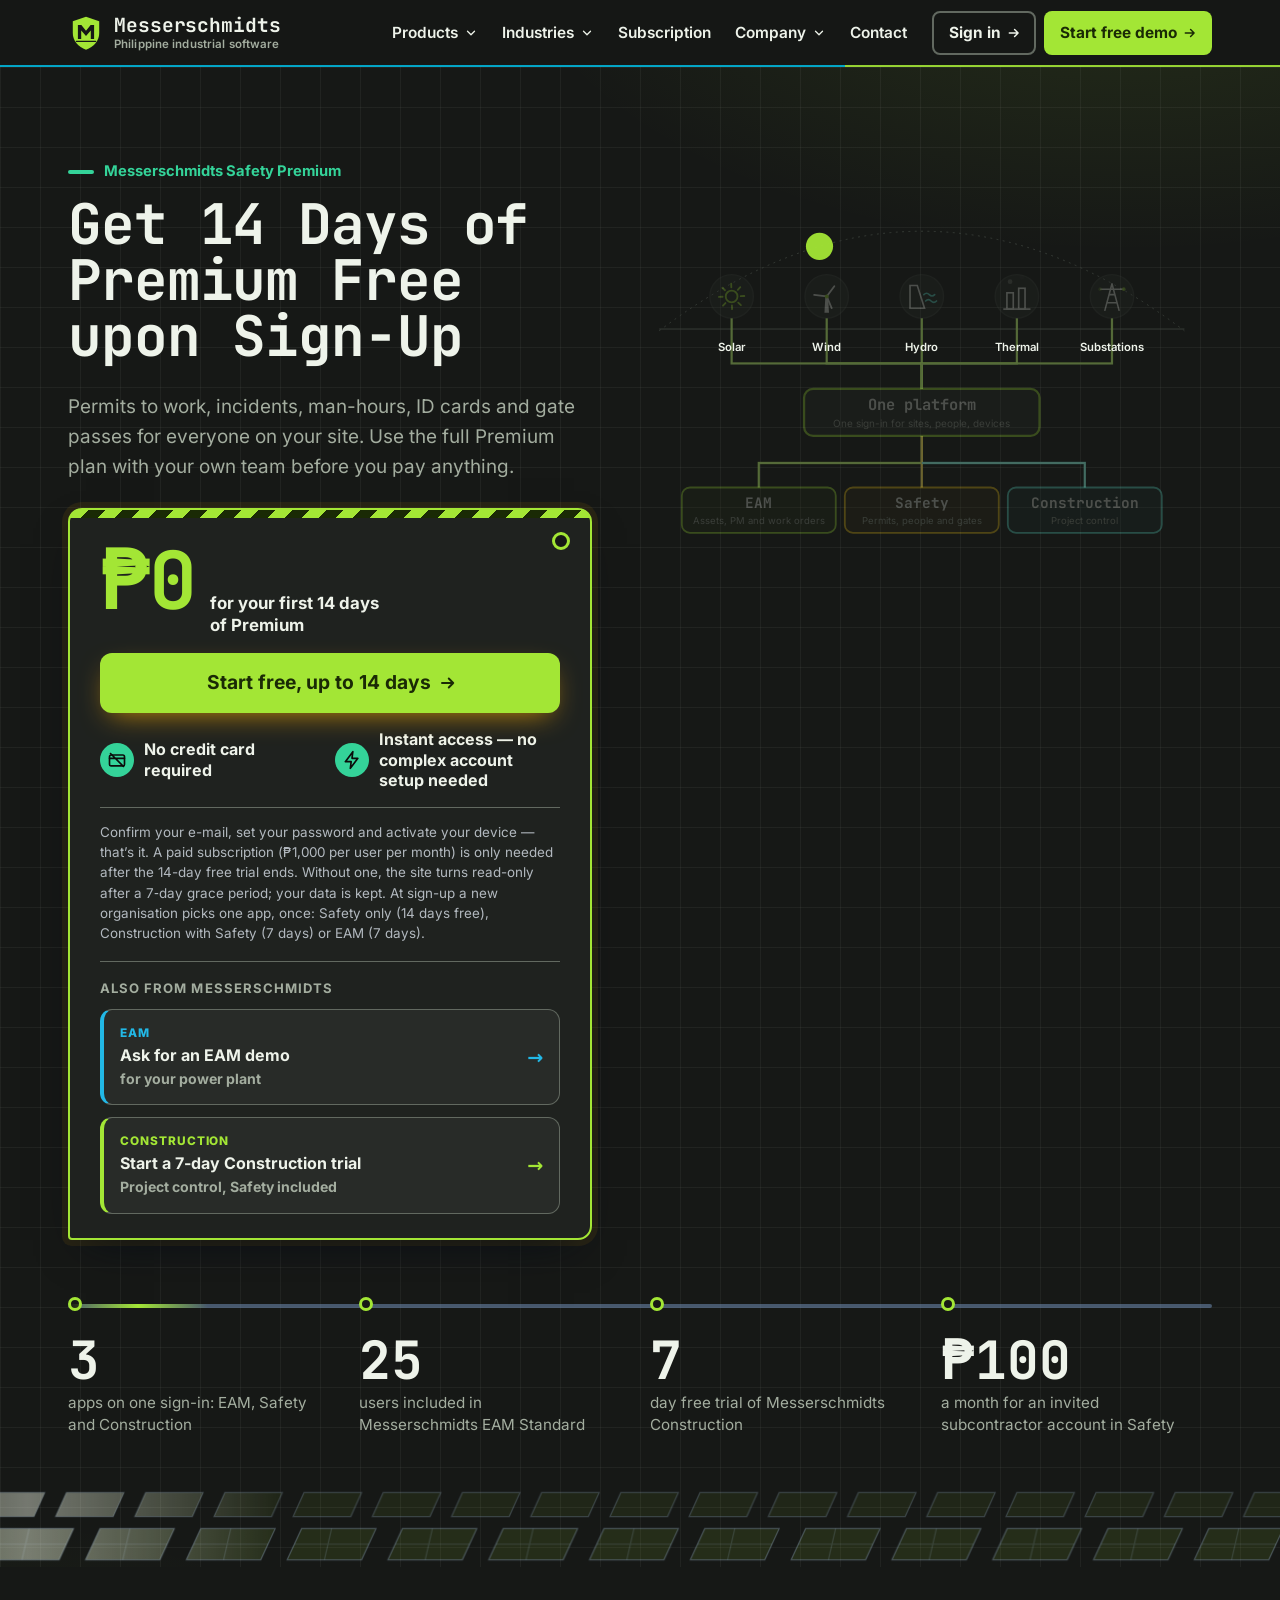
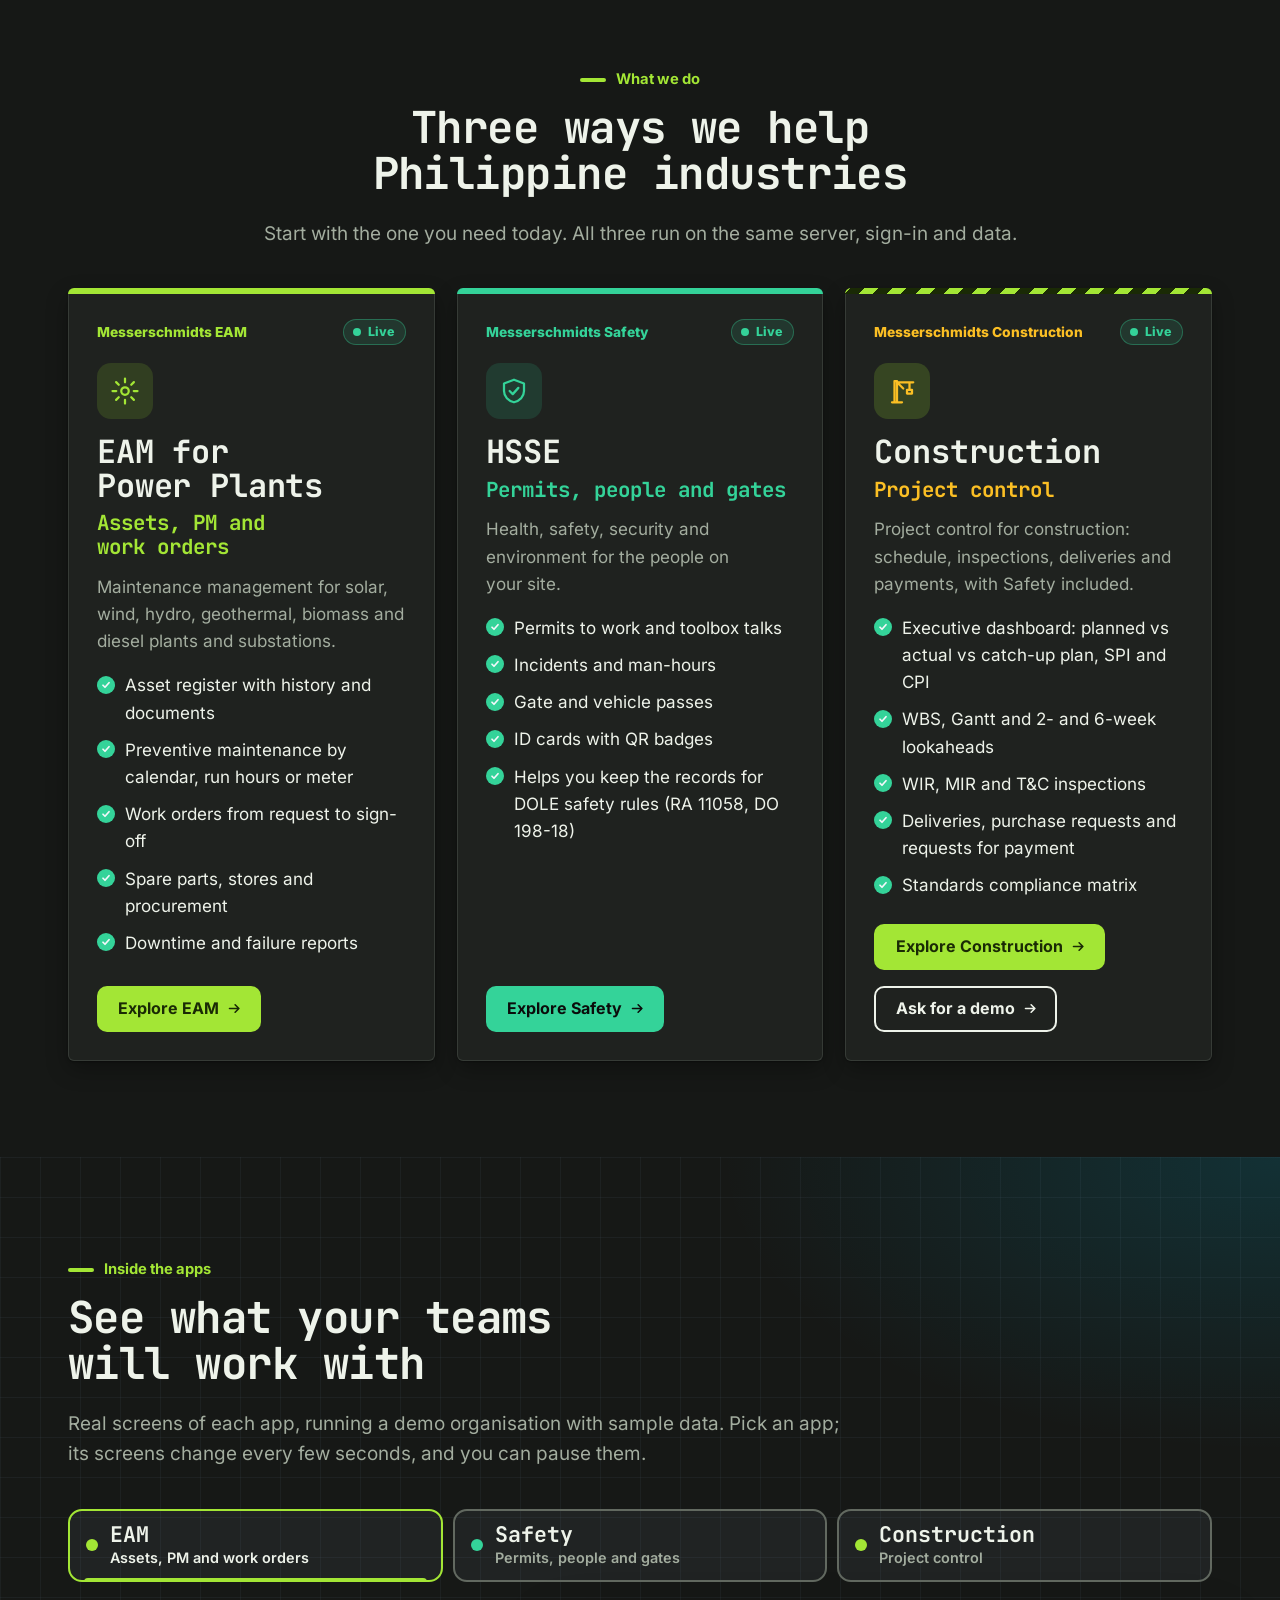
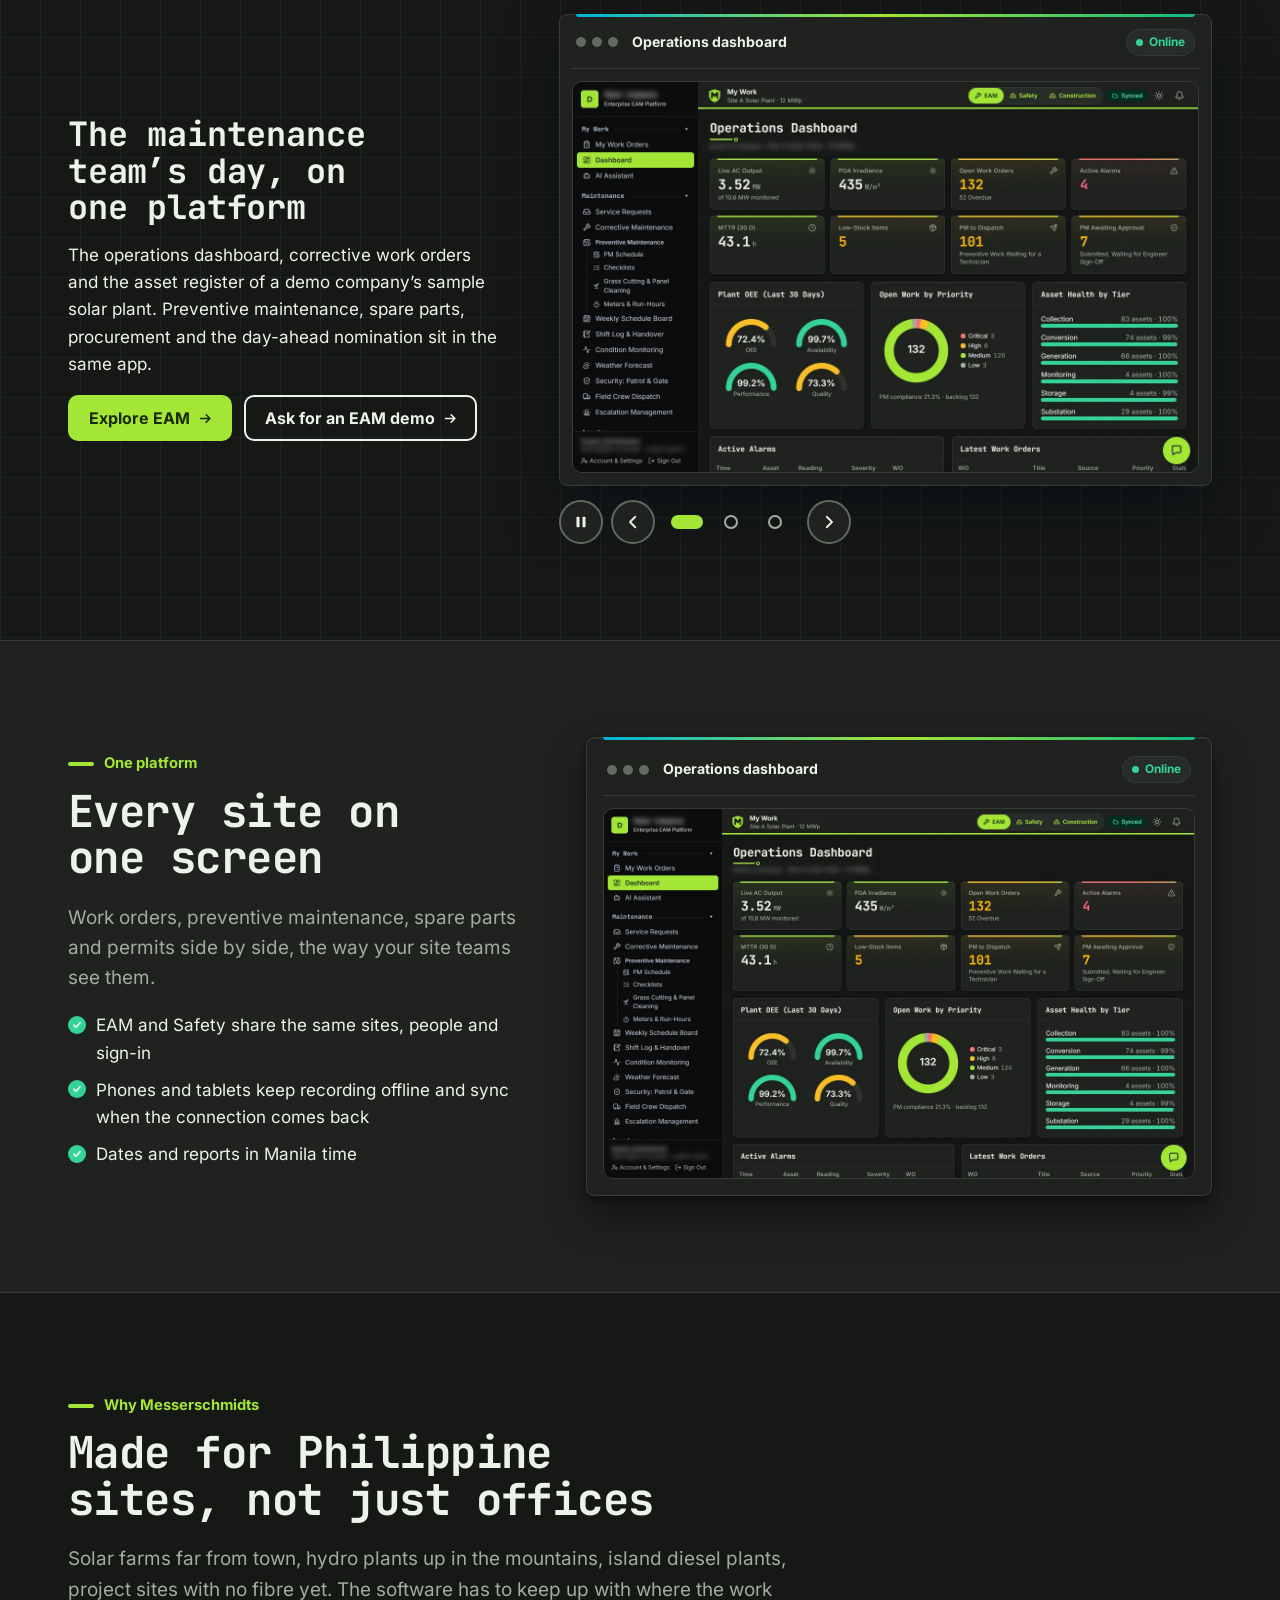
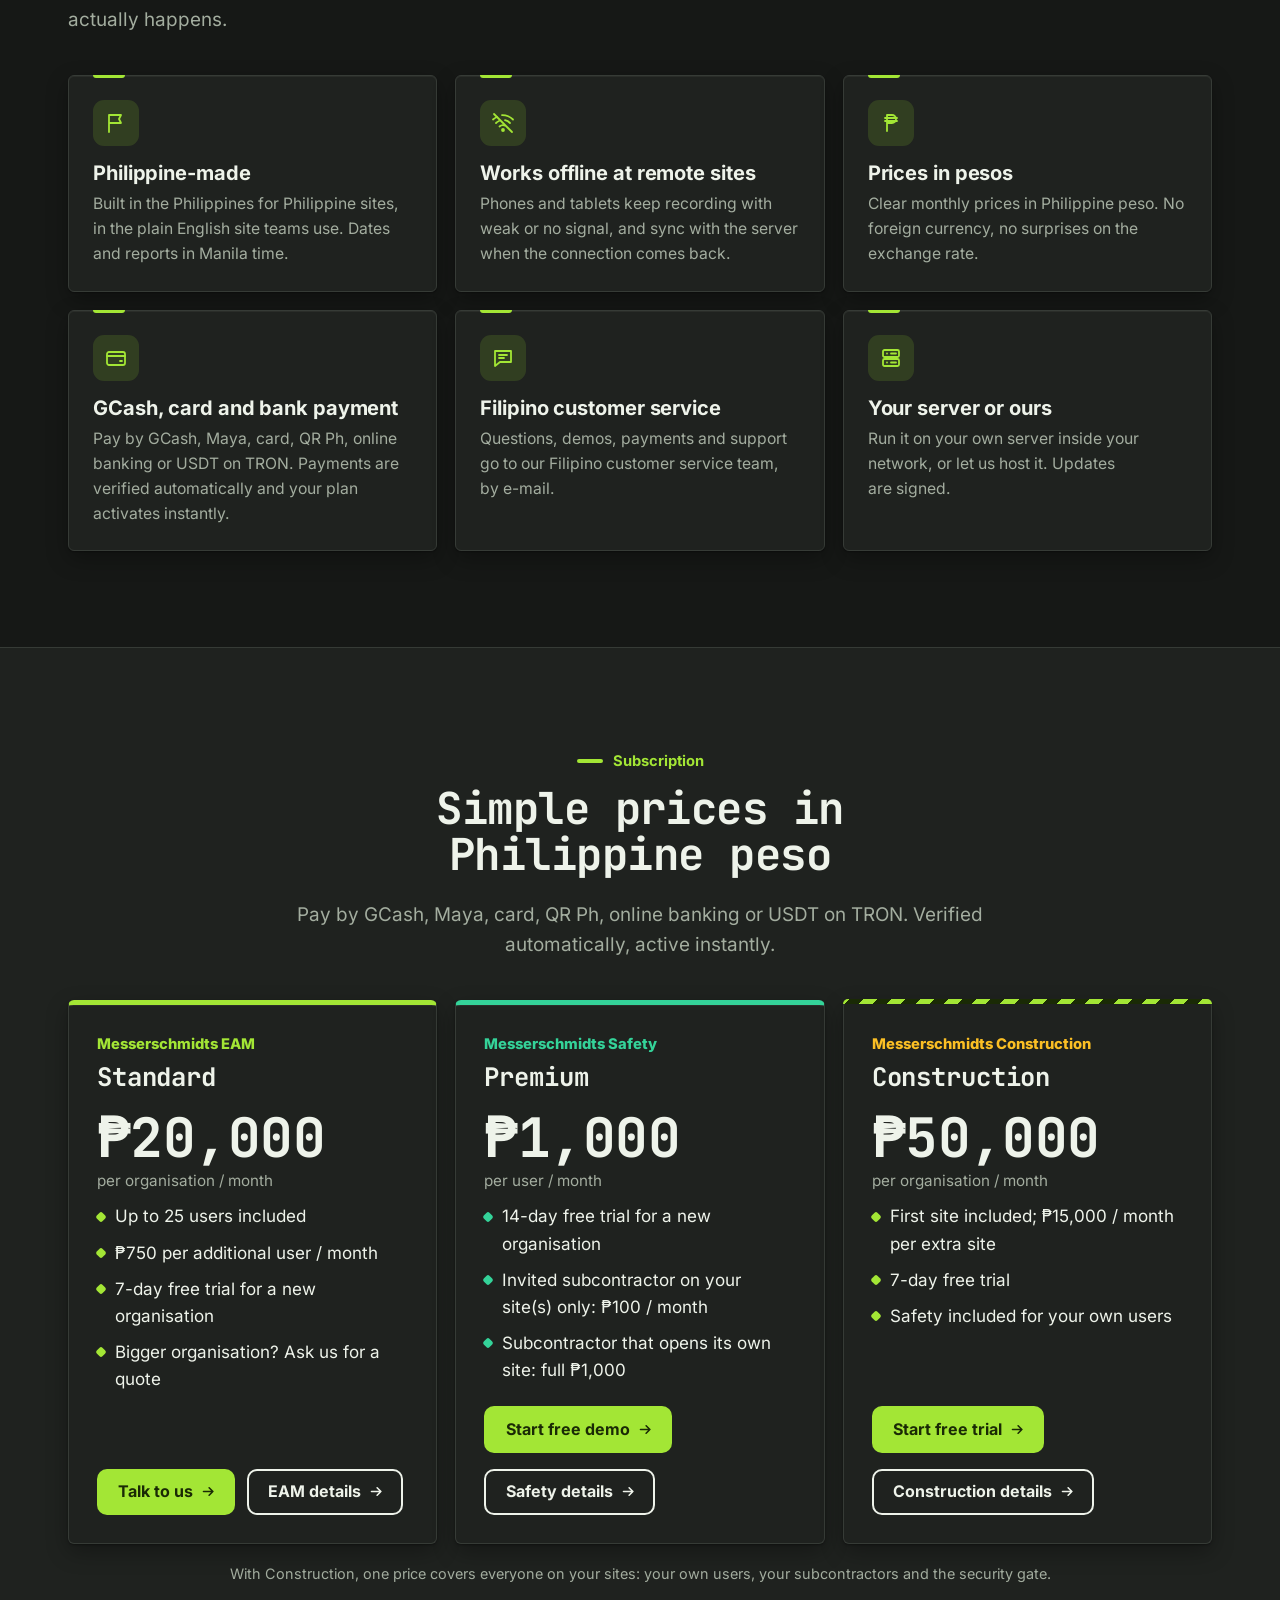
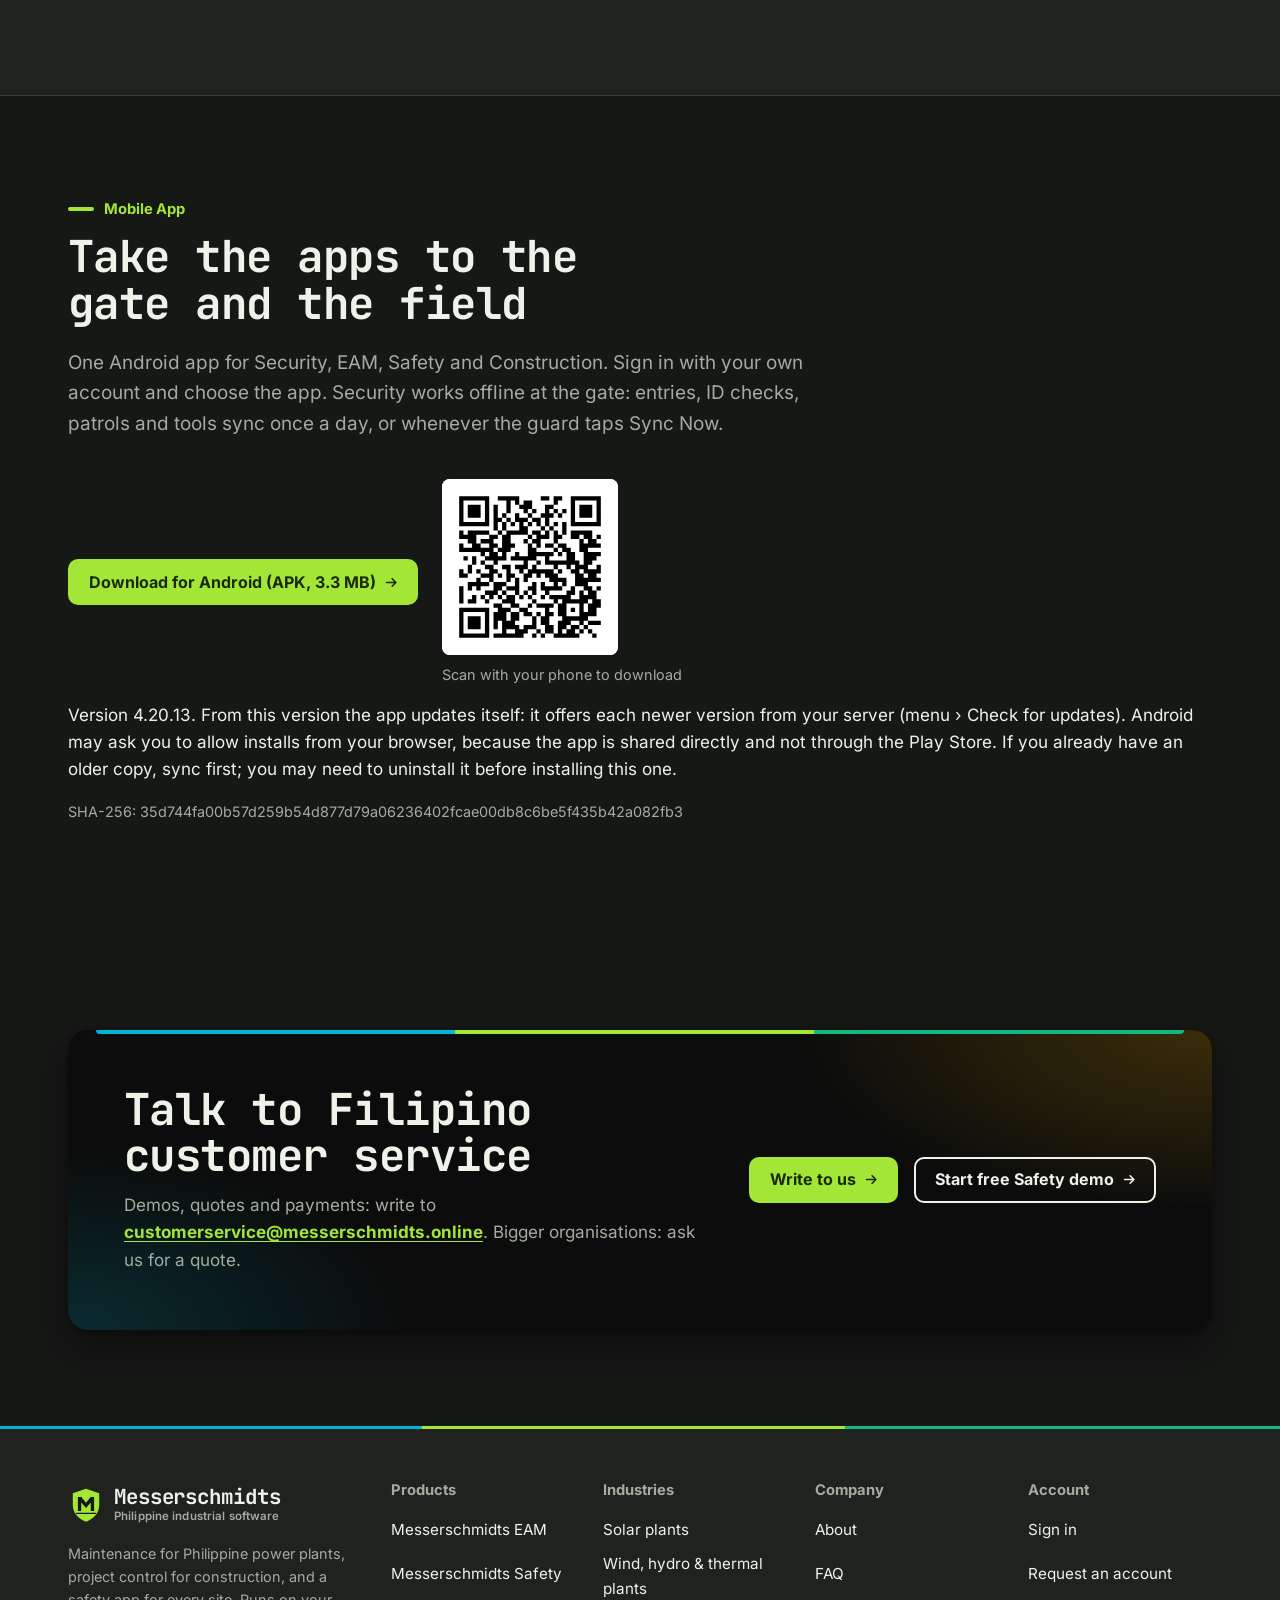
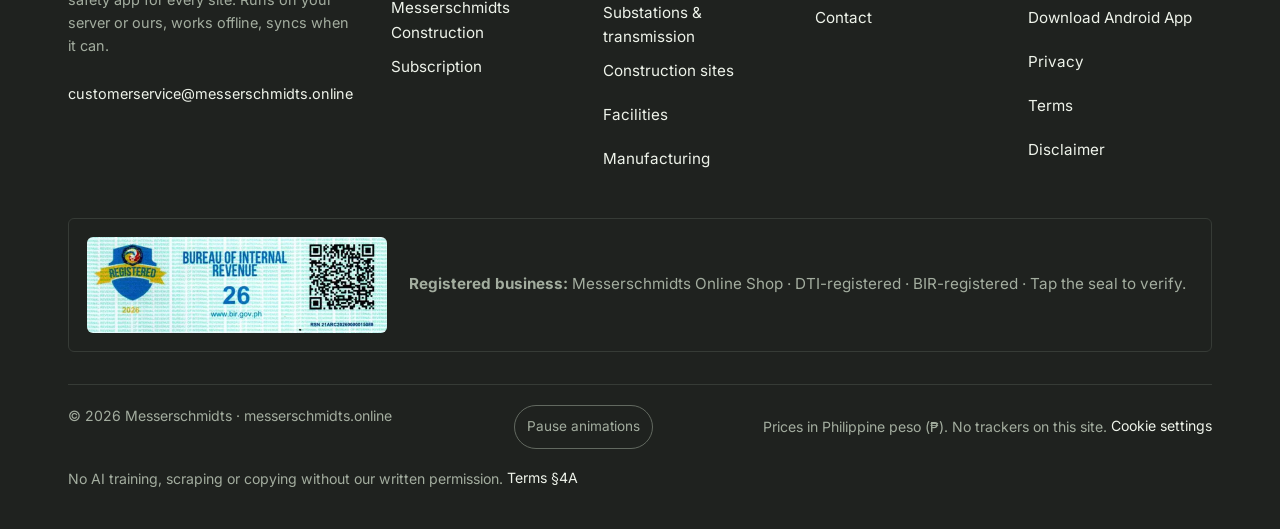
<file: index.html>
<!doctype html>
<html lang="en">
<head>
<meta charset="utf-8">
<script src="assets/consent.js?v=1"></script>
<meta name="robots" content="index, follow, noai, noimageai">
<meta name="tdm-reservation" content="1">
<meta name="tdm-policy" content="https://messerschmidts.online/terms.html#ai">
<meta name="viewport" content="width=device-width, initial-scale=1">
<title>Messerschmidts | Software for Philippine industries</title>
<meta name="description" content="Messerschmidts makes Philippine-made software for industry: EAM for power plants, HSSE for every site, and Messerschmidts Construction for project control. Works offline at remote sites, prices in pesos, GCash and bank payment, Filipino customer service.">
<link rel="canonical" href="https://messerschmidts.online/">
<meta property="og:type" content="website">
<meta property="og:site_name" content="Messerschmidts">
<meta property="og:locale" content="en_PH">
<meta property="og:title" content="Messerschmidts | Software for Philippine industries">
<meta property="og:description" content="Messerschmidts makes Philippine-made software for industry: EAM for power plants, HSSE for every site, and Messerschmidts Construction for project control. Works offline at remote sites, prices in pesos, GCash and bank payment, Filipino customer service.">
<meta property="og:url" content="https://messerschmidts.online/">
<meta property="og:image" content="https://messerschmidts.online/assets/og-image.png">
<meta property="og:image:width" content="1200">
<meta property="og:image:height" content="630">
<meta property="og:image:alt" content="Messerschmidts: software for Philippine industries, EAM for power plants and HSSE">
<meta name="twitter:card" content="summary_large_image">
<meta name="color-scheme" content="light dark">
<meta name="theme-color" content="#161816" media="(prefers-color-scheme: light)">
<meta name="theme-color" content="#161816" media="(prefers-color-scheme: dark)">
<!-- API base for live prices; empty = same origin as this page. -->
<meta name="msm-api" content="https://app.messerschmidts.online">
<!-- Application base for Sign in / sign-up links; empty = same origin. -->
<script>/* Old app links (messerschmidts.online/#/...) moved to the app's own address. */
if (/(^|\.)messerschmidts\.online$/.test(location.hostname) && location.hash.indexOf('#/') === 0) location.replace('https://app.messerschmidts.online/' + location.hash);</script>
<meta name="msm-app" content="https://app.messerschmidts.online">
<link rel="icon" href="assets/logo.svg" type="image/svg+xml">
<link rel="apple-touch-icon" href="assets/apple-touch-icon.png">
<link rel="preload" href="assets/fonts/BarlowSemiCondensed-Bold-latin.woff2" as="font" type="font/woff2" crossorigin>
<link rel="stylesheet" href="assets/site.css?v=19">
<script src="assets/site.js?v=19" defer></script>
</head>
<body>
<a class="skip-link" href="#main">Skip to main content</a>
<header class="site-header">
  <div class="container header-inner">
    <a class="brand" href="index.html"><svg viewBox="0 0 120 120" aria-hidden="true" focusable="false"><path d="M60 6 104 21v39c0 27-18 45-44 56C34 105 16 87 16 60V21z" fill="#a3e635"/><path d="M33 80V33h11.5L60 52.5 75.5 33H87v47H76V51.5L60 70 44 51.5V80z" fill="#161816"/><path d="M28 88h64" stroke="#161816" stroke-width="4" stroke-linecap="round"/></svg><span>Messerschmidts<small>Philippine industrial software</small></span></a>
    <button class="nav-toggle" type="button" aria-expanded="false" aria-controls="site-nav"><svg viewBox="0 0 24 24" fill="none" stroke="currentColor" stroke-width="1.8" stroke-linecap="round" stroke-linejoin="round" aria-hidden="true" focusable="false"><path d="M4 7h16M4 12h16M4 17h16"/></svg><span>Menu</span></button>
    <nav class="site-nav" id="site-nav" aria-label="Main">
      <ul class="nav-list">
        <li class="has-menu"><button class="menu-toggle" type="button" aria-expanded="false" aria-controls="menu-products">Products<svg class="chev" viewBox="0 0 24 24" fill="none" stroke="currentColor" stroke-width="2.2" stroke-linecap="round" stroke-linejoin="round" aria-hidden="true" focusable="false"><path d="m6 9 6 6 6-6"/></svg></button>
          <div class="menu" id="menu-products"><ul>
            <li><a class="mi-eam" href="eam.html"><span class="mi-icon"><svg viewBox="0 0 24 24" fill="none" stroke="currentColor" stroke-width="1.8" stroke-linecap="round" stroke-linejoin="round" aria-hidden="true" focusable="false"><circle cx="12" cy="12" r="3"/><path d="M12 2v3M12 19v3M2 12h3M19 12h3M4.9 4.9l2.1 2.1M17 17l2.1 2.1M4.9 19.1 7 17M17 7l2.1-2.1"/></svg></span><span><strong>EAM</strong><small>Assets, PM and work orders</small></span></a></li>
            <li><a class="mi-safety" href="safety.html"><span class="mi-icon"><svg viewBox="0 0 24 24" fill="none" stroke="currentColor" stroke-width="1.8" stroke-linecap="round" stroke-linejoin="round" aria-hidden="true" focusable="false"><path d="M12 3 4 6v6c0 4.5 3.4 8 8 9 4.6-1 8-4.5 8-9V6l-8-3Z"/><path d="m8.5 12 2.5 2.5 4.5-5"/></svg></span><span><strong>Safety</strong><small>Permits, people and gates</small></span></a></li>
            <li><a class="mi-build" href="construction.html"><span class="mi-icon"><svg viewBox="0 0 24 24" fill="none" stroke="currentColor" stroke-width="1.8" stroke-linecap="round" stroke-linejoin="round" aria-hidden="true" focusable="false"><path d="M6 21V4h2v17M4 21h8M8 5h13M8 5l5 5M18 5v6"/><rect x="16" y="11" width="4" height="3"/></svg></span><span><strong>Construction</strong><small>Project control</small></span></a></li>
          </ul></div></li>
        <li class="has-menu"><button class="menu-toggle" type="button" aria-expanded="false" aria-controls="menu-industries">Industries<svg class="chev" viewBox="0 0 24 24" fill="none" stroke="currentColor" stroke-width="2.2" stroke-linecap="round" stroke-linejoin="round" aria-hidden="true" focusable="false"><path d="m6 9 6 6 6-6"/></svg></button>
          <div class="menu menu-mega" id="menu-industries"><ul>
            <li><a href="industries.html#solar"><span class="mi-icon"><svg viewBox="0 0 24 24" fill="none" stroke="currentColor" stroke-width="1.8" stroke-linecap="round" stroke-linejoin="round" aria-hidden="true" focusable="false"><circle cx="12" cy="12" r="4"/><path d="M12 2v2M12 20v2M2 12h2M20 12h2M4.9 4.9l1.4 1.4M17.7 17.7l1.4 1.4M4.9 19.1l1.4-1.4M17.7 6.3l1.4-1.4"/></svg></span><span><strong>Solar plants</strong><small>Inverters, strings, trackers</small></span></a></li>
            <li><a href="industries.html#power"><span class="mi-icon"><svg viewBox="0 0 24 24" fill="none" stroke="currentColor" stroke-width="1.8" stroke-linecap="round" stroke-linejoin="round" aria-hidden="true" focusable="false"><path d="M3 8h10a3 3 0 1 0-3-3M3 12h15a3 3 0 1 1-3 3M3 16h7"/></svg></span><span><strong>Wind, hydro &amp; thermal</strong><small>Geothermal, biomass, diesel</small></span></a></li>
            <li><a href="industries.html#grid"><span class="mi-icon"><svg viewBox="0 0 24 24" fill="none" stroke="currentColor" stroke-width="1.8" stroke-linecap="round" stroke-linejoin="round" aria-hidden="true" focusable="false"><path d="M8 21 12 3l4 18M6 8h12M5 12h14M9.5 15h5M7 21h10"/></svg></span><span><strong>Substations &amp; transmission</strong><small>Switchyards, lines, towers</small></span></a></li>
            <li><a href="industries.html#records"><span class="mi-icon"><svg viewBox="0 0 24 24" fill="none" stroke="currentColor" stroke-width="1.8" stroke-linecap="round" stroke-linejoin="round" aria-hidden="true" focusable="false"><rect x="5" y="4" width="14" height="17" rx="2"/><path d="M9 4V3h6v1M9 10h6M9 14h6M9 18h4"/></svg></span><span><strong>Records</strong><small>Maintenance and DOLE safety records</small></span></a></li>
            <li><a href="industries.html#construction"><span class="mi-icon"><svg viewBox="0 0 24 24" fill="none" stroke="currentColor" stroke-width="1.8" stroke-linecap="round" stroke-linejoin="round" aria-hidden="true" focusable="false"><path d="M6 21V4h2v17M4 21h8M8 5h13M8 5l5 5M18 5v6"/><rect x="16" y="11" width="4" height="3"/></svg></span><span><strong>Construction sites</strong><small>Subcontractors, gates and equipment</small></span></a></li>
            <li><a href="industries.html#facilities"><span class="mi-icon"><svg viewBox="0 0 24 24" fill="none" stroke="currentColor" stroke-width="1.8" stroke-linecap="round" stroke-linejoin="round" aria-hidden="true" focusable="false"><path d="M4 21V5l8-2v18M12 8h8v13M2 21h20"/><path d="M7 8h2M7 12h2M7 16h2M15 12h2M15 16h2"/></svg></span><span><strong>Facilities</strong><small>Buildings and campuses</small></span></a></li>
            <li><a href="industries.html#manufacturing"><span class="mi-icon"><svg viewBox="0 0 24 24" fill="none" stroke="currentColor" stroke-width="1.8" stroke-linecap="round" stroke-linejoin="round" aria-hidden="true" focusable="false"><path d="M3 21V10l6 3V10l6 3V6h4v15H3Z"/><path d="M7 17h2M12 17h2M17 17h0"/></svg></span><span><strong>Manufacturing</strong><small>Lines, stores, lock-out</small></span></a></li>
          </ul>
          <div class="menu-foot"><a href="industries.html">Industries overview</a></div></div></li>
        <li><a href="pricing.html">Subscription</a></li>
        <li class="has-menu"><button class="menu-toggle" type="button" aria-expanded="false" aria-controls="menu-company">Company<svg class="chev" viewBox="0 0 24 24" fill="none" stroke="currentColor" stroke-width="2.2" stroke-linecap="round" stroke-linejoin="round" aria-hidden="true" focusable="false"><path d="m6 9 6 6 6-6"/></svg></button>
          <div class="menu menu-sm" id="menu-company"><ul>
            <li><a href="about.html"><span><strong>About</strong><small>Who we are</small></span></a></li>
            <li><a href="faq.html"><span><strong>FAQ</strong><small>Questions and answers</small></span></a></li>
          </ul></div></li>
        <li><a href="contact.html">Contact</a></li>
      </ul>
      <div class="nav-actions">
        <a class="btn btn-ghost btn-sm" href="/" data-app-link="/">Sign in</a>
        <a class="btn btn-primary btn-sm" href="/#/account/signup" data-app-link="/#/account/signup">Start free demo</a>
      </div>
    </nav>
  </div>
</header>
<main id="main" tabindex="-1">
<section class="hero hero-a16" aria-labelledby="hero-title">
<svg class="hero-sky" viewBox="0 0 1440 520" preserveAspectRatio="xMidYMin meet" aria-hidden="true" focusable="false">
<defs><radialGradient id="sun-halo"><stop offset="0" stop-color="#a3e635" stop-opacity=".5"/><stop offset=".35" stop-color="#a3e635" stop-opacity=".16"/><stop offset="1" stop-color="#a3e635" stop-opacity="0"/></radialGradient></defs>
<path class="sky-arc" d="M155 460A640 640 0 0 1 1285 460"/>
<g class="sky-orbit"><circle class="sky-halo" cx="720" cy="120" r="120" fill="url(#sun-halo)"/><circle cx="720" cy="120" r="17" fill="#a3e635"/></g>
</svg>
<svg class="hero-pv" viewBox="0 0 1440 70" preserveAspectRatio="xMidYMax slice" aria-hidden="true" focusable="false">
<defs>
<pattern id="pv-a" width="84" height="30" patternUnits="userSpaceOnUse" y="36"><path d="M6 28 18 2h62L68 28Z" fill="rgba(163,230,53,.10)" stroke="rgba(170,200,230,.30)"/><path d="M12 15h62M43 2 37 28" fill="none" stroke="rgba(170,200,230,.16)"/></pattern>
<pattern id="pv-b" width="66" height="24" patternUnits="userSpaceOnUse" x="30" y="6"><path d="M5 22 14 2h48L53 22Z" fill="rgba(163,230,53,.07)" stroke="rgba(170,200,230,.22)"/></pattern>
<pattern id="pv-aw" width="84" height="30" patternUnits="userSpaceOnUse" y="36"><path d="M6 28 18 2h62L68 28Z" fill="#fff"/></pattern>
<pattern id="pv-bw" width="66" height="24" patternUnits="userSpaceOnUse" x="30" y="6"><path d="M5 22 14 2h48L53 22Z" fill="#fff"/></pattern>
<linearGradient id="pv-glint" x1="0" x2="1"><stop offset="0" stop-color="#fff" stop-opacity="0"/><stop offset=".5" stop-color="#fff" stop-opacity=".38"/><stop offset="1" stop-color="#fff" stop-opacity="0"/></linearGradient>
<mask id="pv-mask" maskUnits="userSpaceOnUse" x="0" y="0" width="1440" height="70"><rect x="0" y="6" width="1440" height="24" fill="url(#pv-bw)"/><rect x="0" y="36" width="1440" height="30" fill="url(#pv-aw)"/></mask>
</defs>
<rect x="0" y="6" width="1440" height="24" fill="url(#pv-b)"/>
<rect x="0" y="36" width="1440" height="30" fill="url(#pv-a)"/>
<g mask="url(#pv-mask)"><rect class="sky-shine" x="0" y="0" width="420" height="70" fill="url(#pv-glint)"/></g>
</svg>
  <div class="container hero-grid">
    <div class="fm-hero">
      <span class="eyebrow safety">Messerschmidts Safety Premium</span>
      <h1 id="hero-title" class="fm-title">Get <span data-trial="safety" data-trial-fmt="Days">14 Days</span> of Premium Free upon Sign-Up</h1>
      <p class="lead">Permits to work, incidents, man-hours, ID cards and gate passes for everyone on your site. Use the full Premium plan with your own team before you pay anything.</p>
      <div class="fm-card" data-inview>
        <p class="fm-price"><span class="fm-amount">&#8369;0</span><span class="fm-for">for your first <span data-trial="safety">14 days</span> of Premium</span></p>
        <a class="btn btn-primary fm-cta" href="/#/account/signup" data-app-link="/#/account/signup"><span>Start free, up to <span data-trial="safety">14 days</span></span></a>
        <ul class="fm-perks">
          <li><svg viewBox="0 0 24 24" fill="none" stroke="currentColor" stroke-width="2" stroke-linecap="round" stroke-linejoin="round" aria-hidden="true" focusable="false"><rect x="3" y="6" width="18" height="13" rx="2"/><path d="M3 10h18M3 3l18 18"/></svg>No credit card required</li>
          <li><svg viewBox="0 0 24 24" fill="none" stroke="currentColor" stroke-width="2" stroke-linecap="round" stroke-linejoin="round" aria-hidden="true" focusable="false"><path d="M13 2 4 14h7l-1 8 9-12h-7l1-8Z"/></svg>Instant access &mdash; no complex account setup needed</li>
        </ul>
        <p class="fm-fine">Confirm your e-mail, set your password and activate your device &mdash; that&rsquo;s it. A paid subscription (<span data-live-price="safety">&#8369;1,000</span> per user per month) is only needed after the <span data-trial="safety" data-trial-fmt="day">14-day</span> free trial ends. Without one, the site turns read-only after a 7&#8209;day grace period; your data is kept. At sign-up a new organisation picks one app, once: Safety only (<span data-trial="safety">14 days</span> free), Construction with Safety (<span data-trial="construction">7 days</span>) or EAM (<span data-trial="eam">7 days</span>).</p>
        <div class="fm-also in-card" role="group" aria-labelledby="fm-also-h"><p id="fm-also-h" class="fm-also-h">Also from Messerschmidts</p><div class="fm-also-row"><a class="fm-also-card eam" href="contact.html?topic=eam"><span class="fm-also-tag">EAM</span><span class="fm-also-t">Ask for an EAM demo</span><span class="fm-also-d">for your power plant</span><span class="fm-also-go" aria-hidden="true">&rarr;</span></a><a class="fm-also-card cx" href="/#/account/signup" data-app-link="/#/account/signup"><span class="fm-also-tag">Construction</span><span class="fm-also-t">Start a <span data-trial="construction" data-trial-fmt="day">7-day</span> Construction trial</span><span class="fm-also-d">Project control, Safety included</span><span class="fm-also-go" aria-hidden="true">&rarr;</span></a></div></div>
      </div>
    </div>
    <figure class="hero-art">
<svg class="a16-net" viewBox="0 0 640 420" role="img" aria-label="Solar, wind, hydro and thermal plants and substations linked to one Messerschmidts platform, which runs EAM for assets, PM and work orders, Safety for permits, people and gates, and Construction for project control." focusable="false"><path id="c20sun" d="M30 150 Q320 -70 610 150" fill="none" stroke="#3a403a" stroke-dasharray="2 5"/><circle r="15" fill="#a3e635" opacity=".95"><animateMotion dur="9s" repeatCount="indefinite" rotate="0"><mpath href="#c20sun"/></animateMotion></circle><path d="M30 148 H610" stroke="#3a403a"/><path id="c20p0" d="M110 136 V186 H320 V214" fill="none" stroke="#3a403a" stroke-width="2.2"/><path d="M110 136 V186 H320 V214" fill="none" stroke="#a3e635" stroke-width="2.6" class="seq" style="animation-delay:0s"/><path id="c20p1" d="M215 136 V186 H320 V214" fill="none" stroke="#3a403a" stroke-width="2.2"/><path d="M215 136 V186 H320 V214" fill="none" stroke="#a3e635" stroke-width="2.6" class="seq" style="animation-delay:0.45s"/><path id="c20p2" d="M320 136 V186 H320 V214" fill="none" stroke="#3a403a" stroke-width="2.2"/><path d="M320 136 V186 H320 V214" fill="none" stroke="#a3e635" stroke-width="2.6" class="seq" style="animation-delay:0.9s"/><path id="c20p3" d="M425 136 V186 H320 V214" fill="none" stroke="#3a403a" stroke-width="2.2"/><path d="M425 136 V186 H320 V214" fill="none" stroke="#a3e635" stroke-width="2.6" class="seq" style="animation-delay:1.35s"/><path id="c20p4" d="M530 136 V186 H320 V214" fill="none" stroke="#3a403a" stroke-width="2.2"/><path d="M530 136 V186 H320 V214" fill="none" stroke="#a3e635" stroke-width="2.6" class="seq" style="animation-delay:1.8s"/><path id="c20a0" d="M320 266 V296 H140 V323" fill="none" stroke="#3a403a" stroke-width="2.2"/><path d="M320 266 V296 H140 V323" fill="none" stroke="#a3e635" stroke-width="2.6" class="seq" style="animation-delay:2.6s"/><path id="c20a1" d="M320 266 V323" fill="none" stroke="#3a403a" stroke-width="2.2"/><path d="M320 266 V323" fill="none" stroke="#facc15" stroke-width="2.6" class="seq" style="animation-delay:2.9s"/><path id="c20a2" d="M320 296 H500 V323" fill="none" stroke="#3a403a" stroke-width="2.2"/><path d="M320 296 H500 V323" fill="none" stroke="#5eead4" stroke-width="2.6" class="seq" style="animation-delay:3.2s"/><g transform="translate(110.0 112.0)" class="seqn" style="animation-delay:0s"><circle r="24" fill="#282c28" stroke="#3a403a" stroke-width="1.5"/><circle r="6.5" fill="none" stroke="#a3e635" stroke-width="2"/><g stroke="#a3e635" stroke-width="2" stroke-linecap="round"><line x1="10.0" y1="0.0" x2="14.0" y2="0.0"/><line x1="7.1" y1="7.1" x2="9.9" y2="9.9"/><line x1="0.0" y1="10.0" x2="0.0" y2="14.0"/><line x1="-7.1" y1="7.1" x2="-9.9" y2="9.9"/><line x1="-10.0" y1="0.0" x2="-14.0" y2="0.0"/><line x1="-7.1" y1="-7.1" x2="-9.9" y2="-9.9"/><line x1="-0.0" y1="-10.0" x2="-0.0" y2="-14.0"/><line x1="7.1" y1="-7.1" x2="9.9" y2="-9.9"/><animateTransform attributeName="transform" type="rotate" from="0" to="45" dur="3s" repeatCount="indefinite"/></g></g><text x="110.0" y="172.0" text-anchor="middle" font-size="12.5" font-weight="600" fill="#eef3ea" font-family="'Inter',system-ui,sans-serif">Solar</text><g transform="translate(215.0 112.0)" class="seqn" style="animation-delay:0.45s"><circle r="24" fill="#282c28" stroke="#3a403a" stroke-width="1.5"/><path d="M-1.5 0 L-2.5 18 H2.5 L1.5 0 Z" fill="#eef3ea"/><g stroke="#eef3ea" stroke-width="2" stroke-linecap="round"><line x1="0" y1="0" x2="0" y2="-14"/><line x1="0" y1="0" x2="12.1" y2="7"/><line x1="0" y1="0" x2="-12.1" y2="7"/><animateTransform attributeName="transform" type="rotate" from="0" to="360" dur="2.6s" repeatCount="indefinite"/></g><circle r="2.2" fill="#a3e635"/></g><text x="215.0" y="172.0" text-anchor="middle" font-size="12.5" font-weight="600" fill="#eef3ea" font-family="'Inter',system-ui,sans-serif">Wind</text><g transform="translate(320.0 112.0)" class="seqn" style="animation-delay:0.9s"><circle r="24" fill="#282c28" stroke="#3a403a" stroke-width="1.5"/><path d="M-13 -12 H-5 L3 13 H-13 Z" fill="none" stroke="#eef3ea" stroke-width="1.8"/><g stroke="#5eead4" stroke-width="1.8" fill="none" stroke-linecap="round"><path d="M1 -2 q3 -3 6 0 t6 0"/><path d="M3 5 q3 -3 6 0 t6 0"/><animateTransform attributeName="transform" type="translate" values="-2 0;2 0;-2 0" dur="1.8s" repeatCount="indefinite"/></g></g><text x="320.0" y="172.0" text-anchor="middle" font-size="12.5" font-weight="600" fill="#eef3ea" font-family="'Inter',system-ui,sans-serif">Hydro</text><g transform="translate(425.0 112.0)" class="seqn" style="animation-delay:1.35s"><circle r="24" fill="#282c28" stroke="#3a403a" stroke-width="1.5"/><g fill="none" stroke="#eef3ea" stroke-width="1.8"><rect x="-11" y="-4" width="7" height="18"/><rect x="2" y="-9" width="7" height="23"/><path d="M-15 14 H15"/></g><circle cx="-7.5" cy="-12" r="2.6" fill="#a3ad9f"><animate attributeName="cy" values="-12;-22" dur="2s" begin="0s" repeatCount="indefinite"/><animate attributeName="opacity" values=".9;0" dur="2s" begin="0s" repeatCount="indefinite"/></circle><circle cx="5.5" cy="-12" r="2.6" fill="#a3ad9f"><animate attributeName="cy" values="-12;-22" dur="2s" begin="1s" repeatCount="indefinite"/><animate attributeName="opacity" values=".9;0" dur="2s" begin="1s" repeatCount="indefinite"/></circle></g><text x="425.0" y="172.0" text-anchor="middle" font-size="12.5" font-weight="600" fill="#eef3ea" font-family="'Inter',system-ui,sans-serif">Thermal</text><g transform="translate(530.0 112.0)" class="seqn" style="animation-delay:1.8s"><circle r="24" fill="#282c28" stroke="#3a403a" stroke-width="1.5"/><g fill="none" stroke="#eef3ea" stroke-width="1.7" stroke-linejoin="round"><path d="M-8 16 L0 -14 L8 16 M-5.5 7 H5.5 M-3 -2 H3 M-13 -8 H13"/></g><g fill="#a3e635"><circle cx="-13" cy="-8" r="2"><animate attributeName="opacity" values="1;.15;1" dur="1.2s" repeatCount="indefinite"/></circle><circle cx="13" cy="-8" r="2"><animate attributeName="opacity" values=".15;1;.15" dur="1.2s" repeatCount="indefinite"/></circle></g></g><text x="530.0" y="172.0" text-anchor="middle" font-size="12.5" font-weight="600" fill="#eef3ea" font-family="'Inter',system-ui,sans-serif">Substations</text><g class="seqn" style="animation-delay:2.25s"><rect x="190" y="214" width="260" height="52" rx="10" fill="#282c28" stroke="#a3e635" stroke-width="2.5"/><text x="320" y="237" text-anchor="middle" font-size="17" font-weight="700" fill="#eef3ea" font-family="'JetBrains Mono',ui-monospace,monospace">One platform</text><text x="320" y="256" text-anchor="middle" font-size="11" fill="#a3ad9f" font-family="'Inter',system-ui,sans-serif">One sign-in for sites, people, devices</text></g><g class="seqn" style="animation-delay:2.60s"><rect x="55.0" y="323.0" width="170" height="50" rx="9" fill="#161816"/><rect x="55.0" y="323.0" width="170" height="50" rx="9" fill="#a3e635" fill-opacity=".1" stroke="#a3e635" stroke-width="2"></rect>
<text x="140.0" y="346.0" text-anchor="middle" font-size="16" font-weight="700" fill="#eef3ea" font-family="'JetBrains Mono',ui-monospace,monospace">EAM</text>
<text x="140.0" y="363.0" text-anchor="middle" font-size="10.5" fill="#a3ad9f" font-family="'Inter',system-ui,sans-serif">Assets, PM and work orders</text></g><g class="seqn" style="animation-delay:2.90s"><rect x="235.0" y="323.0" width="170" height="50" rx="9" fill="#161816"/><rect x="235.0" y="323.0" width="170" height="50" rx="9" fill="#facc15" fill-opacity=".1" stroke="#facc15" stroke-width="2"></rect>
<text x="320.0" y="346.0" text-anchor="middle" font-size="16" font-weight="700" fill="#eef3ea" font-family="'JetBrains Mono',ui-monospace,monospace">Safety</text>
<text x="320.0" y="363.0" text-anchor="middle" font-size="10.5" fill="#a3ad9f" font-family="'Inter',system-ui,sans-serif">Permits, people and gates</text></g><g class="seqn" style="animation-delay:3.20s"><rect x="415.0" y="323.0" width="170" height="50" rx="9" fill="#161816"/><rect x="415.0" y="323.0" width="170" height="50" rx="9" fill="#5eead4" fill-opacity=".1" stroke="#5eead4" stroke-width="2"></rect>
<text x="500.0" y="346.0" text-anchor="middle" font-size="16" font-weight="700" fill="#eef3ea" font-family="'JetBrains Mono',ui-monospace,monospace">Construction</text>
<text x="500.0" y="363.0" text-anchor="middle" font-size="10.5" fill="#a3ad9f" font-family="'Inter',system-ui,sans-serif">Project control</text></g></svg>
    </figure>
  </div>
  <div class="container">
    <ul class="bus-stats" aria-label="Key facts">
      <li><strong data-count>3</strong><span>apps on one sign-in: EAM, Safety and Construction</span></li>
      <li><strong data-count>25</strong><span>users included in Messerschmidts EAM Standard</span></li>
      <li><strong data-count data-trial="construction" data-trial-fmt="n">7</strong><span>day free trial of Messerschmidts Construction</span></li>
      <li><strong data-count>&#8369;100</strong><span>a month for an invited subcontractor account in Safety</span></li>
    </ul>
  </div>
</section>

<section class="section" id="offerings" aria-labelledby="offer-title">
  <div class="container">
    <div class="section-head center">
      <span class="eyebrow">What we do</span>
      <h2 id="offer-title">Three ways we help Philippine industries</h2>
      <p class="lead">Start with the one you need today. All three run on the same server, sign-in and data.</p>
    </div>
    <div class="offers">
      <article class="card offer">
        <div class="offer-top"><span class="offer-num">Messerschmidts EAM</span><span class="status status-live">Live</span></div>
        <div class="icon"><svg viewBox="0 0 24 24" fill="none" stroke="currentColor" stroke-width="1.8" stroke-linecap="round" stroke-linejoin="round" aria-hidden="true" focusable="false"><circle cx="12" cy="12" r="3"/><path d="M12 2v3M12 19v3M2 12h3M19 12h3M4.9 4.9l2.1 2.1M17 17l2.1 2.1M4.9 19.1 7 17M17 7l2.1-2.1"/></svg></div>
        <h3>EAM for Power Plants</h3>
        <p class="offer-short">Assets, PM and work orders</p>
        <p class="muted">Maintenance management for solar, wind, hydro, geothermal, biomass and diesel plants and substations.</p>
        <ul class="check-list">
          <li>Asset register with history and documents</li>
          <li>Preventive maintenance by calendar, run hours or meter</li>
          <li>Work orders from request to sign-off</li>
          <li>Spare parts, stores and procurement</li>
          <li>Downtime and failure reports</li>
        </ul>
        <div class="btn-row"><a class="btn btn-primary" href="eam.html">Explore EAM</a></div>
      </article>
      <article class="card offer safety">
        <div class="offer-top"><span class="offer-num">Messerschmidts Safety</span><span class="status status-live">Live</span></div>
        <div class="icon"><svg viewBox="0 0 24 24" fill="none" stroke="currentColor" stroke-width="1.8" stroke-linecap="round" stroke-linejoin="round" aria-hidden="true" focusable="false"><path d="M12 3 4 6v6c0 4.5 3.4 8 8 9 4.6-1 8-4.5 8-9V6l-8-3Z"/><path d="m8.5 12 2.5 2.5 4.5-5"/></svg></div>
        <h3>HSSE</h3>
        <p class="offer-short">Permits, people and gates</p>
        <p class="muted">Health, safety, security and environment for the people on your site.</p>
        <ul class="check-list">
          <li>Permits to work and toolbox talks</li>
          <li>Incidents and man-hours</li>
          <li>Gate and vehicle passes</li>
          <li>ID cards with QR badges</li>
          <li>Helps you keep the records for DOLE safety rules (RA 11058, DO 198-18)</li>
        </ul>
        <div class="btn-row"><a class="btn btn-accent" href="safety.html">Explore Safety</a></div>
      </article>
      <article class="card offer build">
        <div class="offer-top"><span class="offer-num">Messerschmidts Construction</span><span class="status status-live">Live</span></div>
        <div class="icon"><svg viewBox="0 0 24 24" fill="none" stroke="currentColor" stroke-width="1.8" stroke-linecap="round" stroke-linejoin="round" aria-hidden="true" focusable="false"><path d="M6 21V4h2v17M4 21h8M8 5h13M8 5l5 5M18 5v6"/><rect x="16" y="11" width="4" height="3"/></svg></div>
        <h3>Construction</h3>
        <p class="offer-short">Project control</p>
        <p class="muted">Project control for construction: schedule, inspections, deliveries and payments, with Safety included.</p>
        <ul class="check-list">
          <li>Executive dashboard: planned vs actual vs catch-up plan, SPI and CPI</li>
          <li>WBS, Gantt and 2- and 6-week lookaheads</li>
          <li>WIR, MIR and T&amp;C inspections</li>
          <li>Deliveries, purchase requests and requests for payment</li>
          <li>Standards compliance matrix</li>
        </ul>
        <div class="btn-row"><a class="btn btn-primary" href="construction.html">Explore Construction</a><a class="btn btn-secondary" href="contact.html?topic=construction">Ask for a demo</a></div>
      </article>
    </div>
  </div>
</section>

<section class="section chrome chrome-band" id="screens" aria-labelledby="tour-title">
  <div class="container">
    <div class="section-head"><span class="eyebrow">Inside the apps</span><h2 id="tour-title">See what your teams will work with</h2><p class="lead">Real screens of each app, running a demo organisation with sample data. Pick an app; its screens change every few seconds, and you can pause them.</p></div>
    <div class="switcher" data-tabs>
      <div class="tour-tabs" role="tablist" aria-label="Choose an app">
        <button class="tour-tab" type="button" role="tab" id="tab-eam" aria-controls="panel-eam" aria-selected="true"><strong>EAM</strong><small>Assets, PM and work orders</small></button>
        <button class="tour-tab t-safety" type="button" role="tab" id="tab-safety" aria-controls="panel-safety" aria-selected="false" tabindex="-1"><strong>Safety</strong><small>Permits, people and gates</small></button>
        <button class="tour-tab t-build" type="button" role="tab" id="tab-construction" aria-controls="panel-construction" aria-selected="false" tabindex="-1"><strong>Construction</strong><small>Project control</small></button>
      </div>
      <div class="tour-panel" id="panel-eam" role="tabpanel" aria-labelledby="tab-eam">
        <div>
          <h3>The maintenance team&rsquo;s day, on one platform</h3>
          <p>The operations dashboard, corrective work orders and the asset register of a demo company&rsquo;s sample solar plant. Preventive maintenance, spare parts, procurement and the day-ahead nomination sit in the same app.</p>
          <div class="btn-row"><a class="btn btn-primary" href="eam.html">Explore EAM</a><a class="btn btn-secondary" href="contact.html?topic=eam">Ask for an EAM demo</a></div>
        </div>
<div class="carousel" role="region" aria-roledescription="carousel" aria-label="EAM screens" data-carousel="eam" data-sizes="(min-width: 1100px) 680px, 94vw">
<div class="car-viewport" id="car-home-eam">
<div class="car-slide is-active" role="group" aria-roledescription="slide" aria-label="1 of 3: Operations dashboard">
<figure class="mock shot-frame">
  <div class="mock-bar" aria-hidden="true"><i></i><i></i><i></i><b>Operations dashboard</b><span class="pill ok live">Online</span></div>
  <picture class="shot"><source type="image/webp" srcset="assets/screens/eam-dashboard-640.webp 640w, assets/screens/eam-dashboard-1280.webp 1280w" sizes="(min-width: 1100px) 680px, 94vw"><img src="assets/screens/eam-dashboard-640.jpg" srcset="assets/screens/eam-dashboard-640.jpg 640w, assets/screens/eam-dashboard-1280.jpg 1280w" sizes="(min-width: 1100px) 680px, 94vw" width="1280" height="800" loading="lazy" decoding="async" alt="Screenshot with sample data: the EAM operations dashboard of a demo company&#x27;s sample solar plant, with live AC output and irradiance, open and overdue work orders, active alarms, MTTR and preventive jobs to dispatch, OEE and availability gauges, open work by priority and asset health by tier."></picture>
</figure>
</div>
</div>
</div>
      </div>
      <div class="tour-panel" id="panel-safety" role="tabpanel" aria-labelledby="tab-safety">
        <div>
          <h3>Every permit, person and gate pass on site</h3>
          <p>The live permit-to-work board, My Day with the permits waiting for a signature, and the worker ID card that the gate scans. Gates and guards keep recording when the signal drops.</p>
          <div class="btn-row"><a class="btn btn-primary" href="safety.html">Explore Safety</a><a class="btn btn-secondary" href="contact.html?topic=safety">Ask for a Safety demo</a></div>
        </div>
<div class="carousel" role="region" aria-roledescription="carousel" aria-label="Safety screens" data-carousel="safety" data-sizes="(min-width: 1100px) 680px, 94vw">
<div class="car-viewport" id="car-home-safety">
<div class="car-slide is-active" role="group" aria-roledescription="slide" aria-label="1 of 3: Live permit-to-work board">
<figure class="mock shot-frame">
  <div class="mock-bar" aria-hidden="true"><i></i><i></i><i></i><b>Live permit-to-work board</b><span class="pill ok live">Online</span></div>
  <picture class="shot"><source type="image/webp" srcset="assets/screens/safety-permits-640.webp 640w, assets/screens/safety-permits-1280.webp 1280w" sizes="(min-width: 1100px) 680px, 94vw"><img src="assets/screens/safety-permits-640.jpg" srcset="assets/screens/safety-permits-640.jpg 640w, assets/screens/safety-permits-1280.jpg 1280w" sizes="(min-width: 1100px) 680px, 94vw" width="1280" height="800" loading="lazy" decoding="async" alt="Screenshot with sample data: the Safety live permit-to-work board for a sample solar plant, with the zoned site plot plan beside columns for draft, pending approval, approved, active, extended and suspended permits, including a hot work permit for a weld repair and a lifting permit for an inverter module."></picture>
</figure>
</div>
</div>
</div>
      </div>
      <div class="tour-panel" id="panel-construction" role="tabpanel" aria-labelledby="tab-construction">
        <div>
          <h3>Where the project stands at the data date</h3>
          <p>The S-curve of planned vs actual vs catch-up plan with SPI and CPI, the transmittals register with its overdue replies, and the delivery board from scheduled to inspected and stored.</p>
          <div class="btn-row"><a class="btn btn-primary" href="construction.html">Explore Construction</a><a class="btn btn-secondary" href="contact.html?topic=construction">Ask for a Construction demo</a></div>
        </div>
<div class="carousel" role="region" aria-roledescription="carousel" aria-label="Construction screens" data-carousel="construction" data-sizes="(min-width: 1100px) 680px, 94vw">
<div class="car-viewport" id="car-home-construction">
<div class="car-slide is-active" role="group" aria-roledescription="slide" aria-label="1 of 3: Progress S-curve">
<figure class="mock shot-frame">
  <div class="mock-bar" aria-hidden="true"><i></i><i></i><i></i><b>Progress S-curve</b><span class="pill ok live">Online</span></div>
  <picture class="shot"><source type="image/webp" srcset="assets/screens/construction-scurve-640.webp 640w, assets/screens/construction-scurve-1280.webp 1280w" sizes="(min-width: 1100px) 680px, 94vw"><img src="assets/screens/construction-scurve-640.jpg" srcset="assets/screens/construction-scurve-640.jpg 640w, assets/screens/construction-scurve-1280.jpg 1280w" sizes="(min-width: 1100px) 680px, 94vw" width="1280" height="800" loading="lazy" decoding="async" alt="Screenshot with sample data: the Construction dashboard S-curve of a sample solar farm project, planned against actual monthly progress with a revised line after the data date, and the earned value figures below it with SPI, CPI, budget at completion in pesos and the forecast finish against the planned finish."></picture>
</figure>
</div>
</div>
</div>
      </div>
    </div>
  </div>
</section>

<section class="section section-alt" aria-labelledby="platform-title">
  <div class="container platform">
    <div>
      <span class="eyebrow">One platform</span>
      <h2 id="platform-title">Every site on one screen</h2>
      <p class="lead">Work orders, preventive maintenance, spare parts and permits side by side, the way your site teams see them.</p>
      <ul class="check-list">
        <li>EAM and Safety share the same sites, people and sign-in</li>
        <li>Phones and tablets keep recording offline and sync when the connection comes back</li>
        <li>Dates and reports in Manila time</li>
      </ul>
    </div>
    <div class="hero-visual">
<figure class="mock shot-frame" data-preview="eam/eam-dashboard">
  <div class="mock-bar" aria-hidden="true"><i></i><i></i><i></i><b>Operations dashboard</b><span class="pill ok live">Online</span></div>
  <picture class="shot"><source type="image/webp" srcset="assets/screens/eam-dashboard-640.webp 640w, assets/screens/eam-dashboard-1280.webp 1280w" sizes="(min-width: 1100px) 680px, 94vw"><img src="assets/screens/eam-dashboard-640.jpg" srcset="assets/screens/eam-dashboard-640.jpg 640w, assets/screens/eam-dashboard-1280.jpg 1280w" sizes="(min-width: 1100px) 680px, 94vw" width="1280" height="800" loading="lazy" decoding="async" alt="Screenshot with sample data: the EAM operations dashboard of a demo company&#x27;s sample solar plant, with live AC output and irradiance, open and overdue work orders, active alarms, MTTR and preventive jobs to dispatch, OEE and availability gauges, open work by priority and asset health by tier."></picture>
</figure>
    </div>
  </div>
</section>

<section class="section" aria-labelledby="why-title">
  <div class="container">
    <div class="section-head">
      <span class="eyebrow">Why Messerschmidts</span>
      <h2 id="why-title">Made for Philippine sites, not just offices</h2>
      <p class="lead">Solar farms far from town, hydro plants up in the mountains, island diesel plants, project sites with no fibre yet. The software has to keep up with where the work actually happens.</p>
    </div>
    <div class="grid grid-3">
      <article class="card feature-card"><div class="icon"><svg viewBox="0 0 24 24" fill="none" stroke="currentColor" stroke-width="1.8" stroke-linecap="round" stroke-linejoin="round" aria-hidden="true" focusable="false"><path d="M5 21V4M5 4h12l-2 4 2 4H5"/></svg></div><h3>Philippine-made</h3><p>Built in the Philippines for Philippine sites, in the plain English site teams use. Dates and reports in Manila time.</p></article>
      <article class="card feature-card"><div class="icon"><svg viewBox="0 0 24 24" fill="none" stroke="currentColor" stroke-width="1.8" stroke-linecap="round" stroke-linejoin="round" aria-hidden="true" focusable="false"><path d="M5 12a10 10 0 0 1 3-2M2 8.5A15 15 0 0 1 6 6M19 12a10 10 0 0 0-5-2.8M22 8.5A15 15 0 0 0 11 4.1M8.5 15.5a5 5 0 0 1 5-1"/><circle cx="12" cy="19" r="1"/><path d="M3 3l18 18"/></svg></div><h3>Works offline at remote sites</h3><p>Phones and tablets keep recording with weak or no signal, and sync with the server when the connection comes back.</p></article>
      <article class="card feature-card"><div class="icon"><svg viewBox="0 0 24 24" fill="none" stroke="currentColor" stroke-width="1.8" stroke-linecap="round" stroke-linejoin="round" aria-hidden="true" focusable="false"><path d="M8 20V4h5a4 4 0 0 1 0 8H8M6 7h12M6 10h12"/></svg></div><h3>Prices in pesos</h3><p>Clear monthly prices in Philippine peso. No foreign currency, no surprises on the exchange rate.</p></article>
      <article class="card feature-card"><div class="icon"><svg viewBox="0 0 24 24" fill="none" stroke="currentColor" stroke-width="1.8" stroke-linecap="round" stroke-linejoin="round" aria-hidden="true" focusable="false"><rect x="3" y="6" width="18" height="13" rx="2"/><path d="M3 10h18M16 15h2"/></svg></div><h3>GCash, card and bank payment</h3><p>Pay by GCash, Maya, card, QR Ph, online banking or USDT on TRON. Payments are verified automatically and your plan activates instantly.</p></article>
      <article class="card feature-card"><div class="icon"><svg viewBox="0 0 24 24" fill="none" stroke="currentColor" stroke-width="1.8" stroke-linecap="round" stroke-linejoin="round" aria-hidden="true" focusable="false"><path d="M4 5h16v11H9l-5 4V5Z"/><path d="M8 9h8M8 12h5"/></svg></div><h3>Filipino customer service</h3><p>Questions, demos, payments and support go to our Filipino customer service team, by e-mail.</p></article>
      <article class="card feature-card"><div class="icon"><svg viewBox="0 0 24 24" fill="none" stroke="currentColor" stroke-width="1.8" stroke-linecap="round" stroke-linejoin="round" aria-hidden="true" focusable="false"><rect x="4" y="4" width="16" height="7" rx="1.5"/><rect x="4" y="13" width="16" height="7" rx="1.5"/><path d="M8 7.5h.01M8 16.5h.01M12 7.5h5M12 16.5h5"/></svg></div><h3>Your server or ours</h3><p>Run it on your own server inside your network, or let us host it. Updates are signed.</p></article>
    </div>
  </div>
</section>

<section class="section section-alt" aria-labelledby="price-title">
  <div class="container">
    <div class="section-head center">
      <span class="eyebrow">Subscription</span>
      <h2 id="price-title">Simple prices in Philippine peso</h2>
      <p class="lead">Pay by GCash, Maya, card, QR Ph, online banking or USDT on TRON. Verified automatically, active instantly.</p>
    </div>
    <div class="grid grid-3">
      <article class="card product-card">
        <span class="product-tag">Messerschmidts EAM</span>
        <h3>Standard</h3>
        <div class="price"><span class="amount" data-live-price="eam">&#8369;20,000</span><span class="per">per organisation / month</span></div>
        <ul>
          <li>Up to 25 users included</li>
          <li>&#8369;750 per additional user / month</li>
          <li><span><span data-trial="eam" data-trial-fmt="day">7-day</span> free trial for a new organisation</span></li>
          <li>Bigger organisation? Ask us for a quote</li>
        </ul>
        <div class="btn-row"><a class="btn btn-primary" href="contact.html?topic=eam">Talk to us</a><a class="btn btn-secondary" href="pricing.html#eam">EAM details</a></div>
      </article>
      <article class="card product-card safety">
        <span class="product-tag">Messerschmidts Safety</span>
        <h3>Premium</h3>
        <div class="price"><span class="amount" data-live-price="safety">&#8369;1,000</span><span class="per">per user / month</span></div>
        <ul>
          <li><span><span data-trial="safety" data-trial-fmt="day">14-day</span> free trial for a new organisation</span></li>
          <li>Invited subcontractor on your site(s) only: &#8369;100 / month</li>
          <li>Subcontractor that opens its own site: full &#8369;1,000</li>
        </ul>
        <div class="btn-row"><a class="btn btn-primary" href="/#/account/signup" data-app-link="/#/account/signup">Start free demo</a><a class="btn btn-secondary" href="pricing.html">Safety details</a></div>
      </article>
      <article class="card product-card build">
        <span class="product-tag">Messerschmidts Construction</span>
        <h3>Construction</h3>
        <div class="price"><span class="amount">&#8369;50,000</span><span class="per">per organisation / month</span></div>
        <ul>
          <li>First site included; &#8369;15,000 / month per extra site</li>
          <li><span><span data-trial="construction" data-trial-fmt="day">7-day</span> free trial</span></li>
          <li>Safety included for your own users</li>
        </ul>
        <div class="btn-row"><a class="btn btn-primary" href="/#/account/signup" data-app-link="/#/account/signup">Start free trial</a><a class="btn btn-secondary" href="pricing.html#construction">Construction details</a></div>
      </article>
    </div>
    <p class="muted small center-text mt-md">With Construction, one price covers everyone on your sites: your own users, your subcontractors and the security gate.</p>
  </div>
</section>

<section class="section" id="app" aria-labelledby="app-title">
  <div class="container">
    <div class="section-head">
      <span class="eyebrow">Mobile App</span>
      <h2 id="app-title">Take the apps to the gate and the field</h2>
      <p class="lead">One Android app for Security, EAM, Safety and Construction. Sign in with your own account and choose the app. Security works offline at the gate: entries, ID checks, patrols and tools sync once a day, or whenever the guard taps Sync Now.</p>
    </div>
    <div style="display:flex;flex-wrap:wrap;align-items:center;gap:24px">
      <div class="btn-row">
        <a class="btn btn-primary" href="/assets/app/scanner-security.apk" download="scanner-security.apk">Download for Android (APK, 3.3 MB)</a>
      </div>
      <figure style="margin:0">
        <img src="/assets/app/download-qr.svg" width="176" height="176" alt="QR code that downloads the Android app" style="display:block;background:#fff;border-radius:8px">
        <figcaption style="margin-top:8px;font-size:.9rem;color:var(--text-2)">Scan with your phone to download</figcaption>
      </figure>
    </div>
    <p style="margin-top:16px">Version 4.20.13. From this version the app updates itself: it offers each newer version from your server (menu › Check for updates). Android may ask you to allow installs from your browser, because the app is shared directly and not through the Play Store. If you already have an older copy, sync first; you may need to uninstall it before installing this one.</p>
    <p style="margin-top:8px;font-size:.9rem;color:var(--text-2);overflow-wrap:anywhere">SHA-256: 35d744fa00b57d259b54d877d79a06236402fcae00db8c6be5f435b42a082fb3</p>
  </div>
</section>

<section class="section" id="contact" aria-labelledby="cta-title">
  <div class="container">
    <div class="cta-band">
      <div><h2 id="cta-title">Talk to Filipino customer service</h2><p>Demos, quotes and payments: write to <a href="mailto:customerservice@messerschmidts.online" class="email">customerservice@messerschmidts.online</a>. Bigger organisations: ask us for a quote.</p></div>
      <div class="btn-row">
        <a class="btn btn-light" href="contact.html">Write to us</a>
        <a class="btn btn-outline-light" href="/#/account/signup" data-app-link="/#/account/signup">Start free Safety demo</a>
      </div>
    </div>
  </div>
</section>
</main>
<footer class="site-footer">
  <div class="container">
    <div class="footer-grid">
      <div class="footer-brand">
        <a class="brand" href="index.html"><svg viewBox="0 0 120 120" aria-hidden="true" focusable="false"><path d="M60 6 104 21v39c0 27-18 45-44 56C34 105 16 87 16 60V21z" fill="#a3e635"/><path d="M33 80V33h11.5L60 52.5 75.5 33H87v47H76V51.5L60 70 44 51.5V80z" fill="#161816"/><path d="M28 88h64" stroke="#161816" stroke-width="4" stroke-linecap="round"/></svg><span>Messerschmidts<small>Philippine industrial software</small></span></a>
        <p class="muted small footer-blurb">Maintenance for Philippine power plants, project control for construction, and a safety app for every site. Runs on your server or ours, works offline, syncs when it can.</p>
        <p class="small"><a class="email" href="mailto:customerservice@messerschmidts.online">customerservice@messerschmidts.online</a></p>
      </div>
      <nav aria-label="Products"><h2>Products</h2><ul>
        <li><a href="eam.html">Messerschmidts EAM</a></li>
        <li><a href="safety.html">Messerschmidts Safety</a></li>
        <li><a href="construction.html">Messerschmidts Construction</a></li>
        <li><a href="pricing.html">Subscription</a></li>
      </ul></nav>
      <nav aria-label="Industries"><h2>Industries</h2><ul>
        <li><a href="industries.html#solar">Solar plants</a></li>
        <li><a href="industries.html#power">Wind, hydro &amp; thermal plants</a></li>
        <li><a href="industries.html#grid">Substations &amp; transmission</a></li>
        <li><a href="industries.html#construction">Construction sites</a></li>
        <li><a href="industries.html#facilities">Facilities</a></li>
        <li><a href="industries.html#manufacturing">Manufacturing</a></li>
      </ul></nav>
      <nav aria-label="Company"><h2>Company</h2><ul>
        <li><a href="about.html">About</a></li>
        <li><a href="faq.html">FAQ</a></li>
        <li><a href="contact.html">Contact</a></li>
      </ul></nav>
      <nav aria-label="Account"><h2>Account</h2><ul>
        <li><a href="/" data-app-link="/">Sign in</a></li>
        <li><a href="/#/account/signup" data-app-link="/#/account/signup">Request an account</a></li>
        <li><a href="/assets/app/scanner-security.apk" download="scanner-security.apk">Download Android App</a></li>
        <li><a href="privacy.html">Privacy</a></li>
        <li><a href="terms.html">Terms</a></li>
        <li><a href="disclaimer.html">Disclaimer</a></li>
      </ul></nav>
    </div>
    <div class="bir-seal">
      <a href="https://verify.bir.gov.ph/correspondence/81de7a6afad44d0c9144605066e88b05" target="_blank" rel="noopener" aria-label="Verify our BIR registration (opens the Bureau of Internal Revenue verification page)"><img src="assets/bir-seal-online-shop-600.webp" srcset="assets/bir-seal-online-shop-600.webp 600w, assets/bir-seal-online-shop.webp 1030w" sizes="300px" width="300" height="96" loading="lazy" decoding="async" alt="BIR Registration Seal Badge 2026, Messerschmidts Online Shop, RSN 21ARC20260000015088"></a>
      <p class="small muted"><strong>Registered business:</strong> Messerschmidts Online Shop &middot; DTI-registered &middot; BIR-registered &middot; Tap the seal to verify.</p>
    </div>
    <div class="footer-bottom">
      <span>&copy; <span data-year>2026</span> Messerschmidts &middot; messerschmidts.online</span> <button class="motion-toggle" type="button" aria-pressed="false" hidden>Pause animations</button>
      <span>Prices in Philippine peso (&#8369;). No trackers on this site. <a href="#" data-consent-open hidden>Cookie settings</a></span>
      <span>No AI training, scraping or copying without our written permission. <a href="terms.html#ai">Terms &sect;4A</a></span>
    </div>
  </div>
</footer>
</body>
</html>
</file>
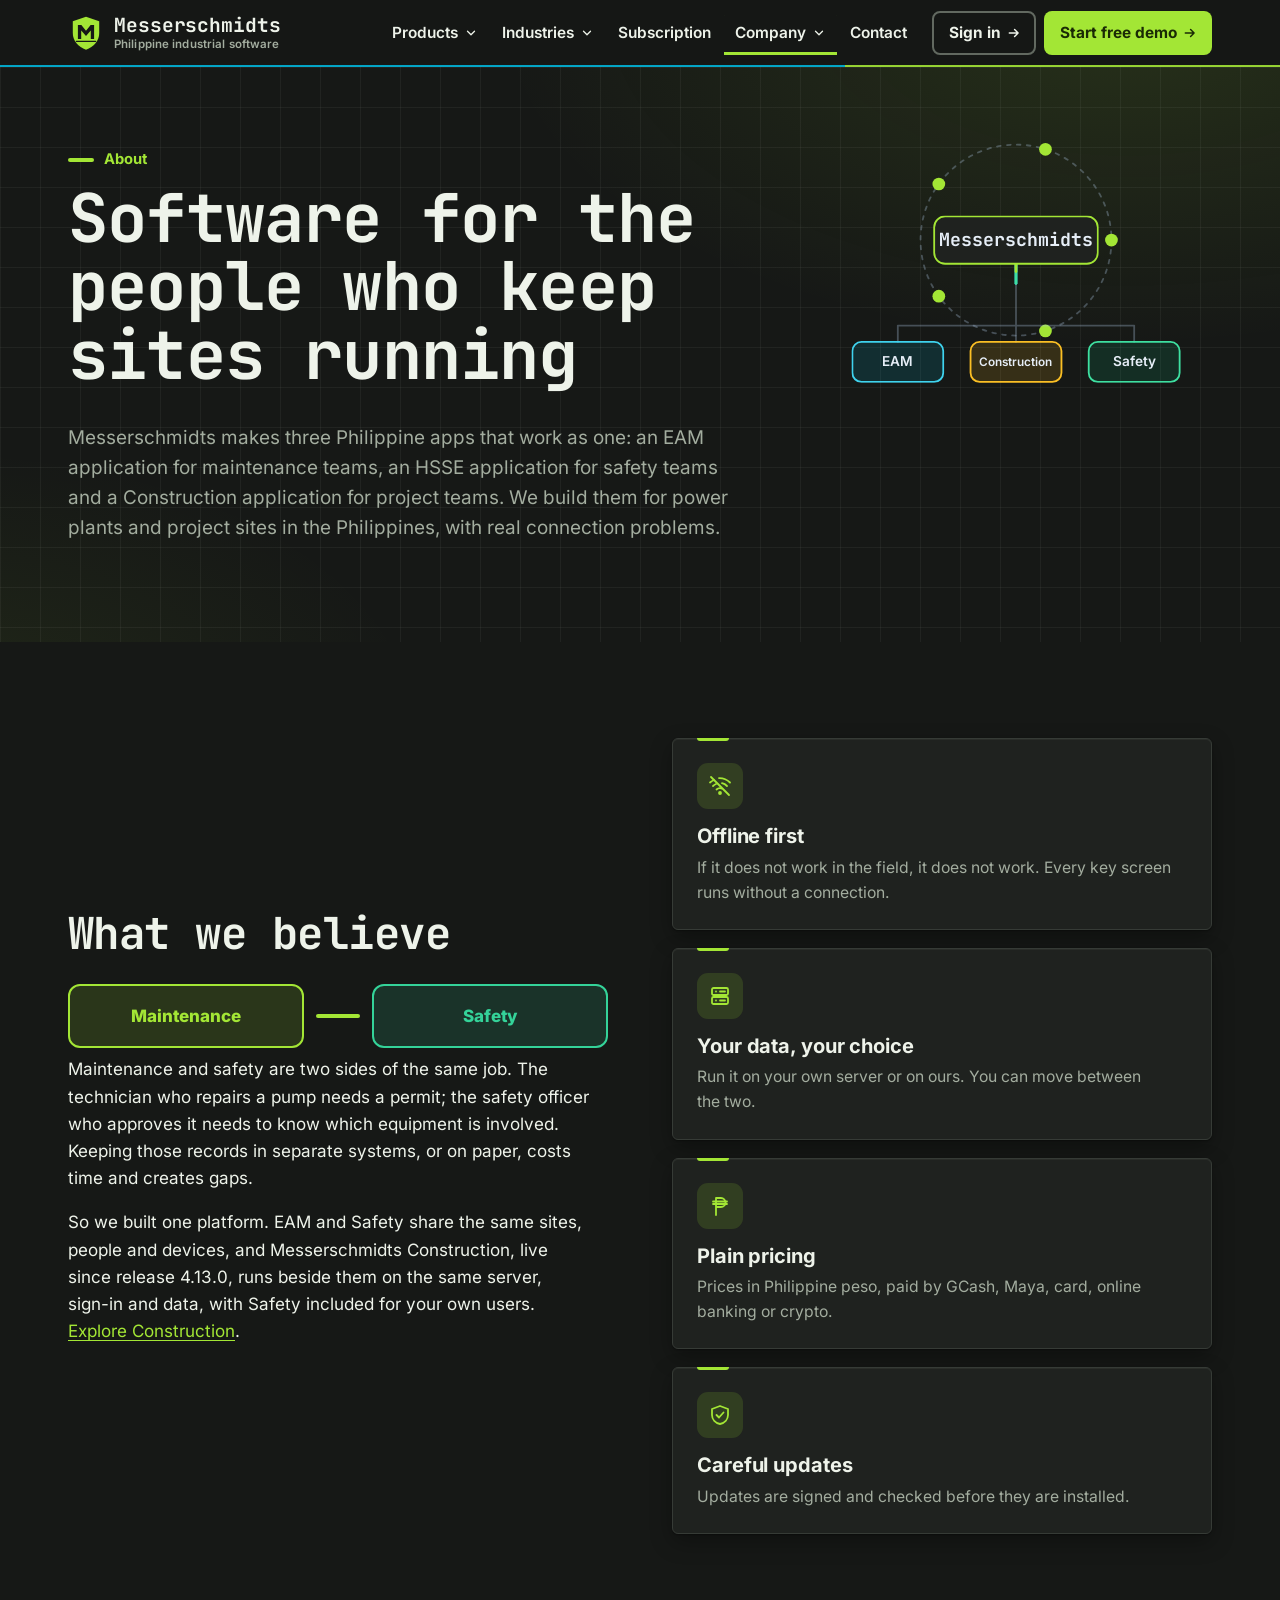
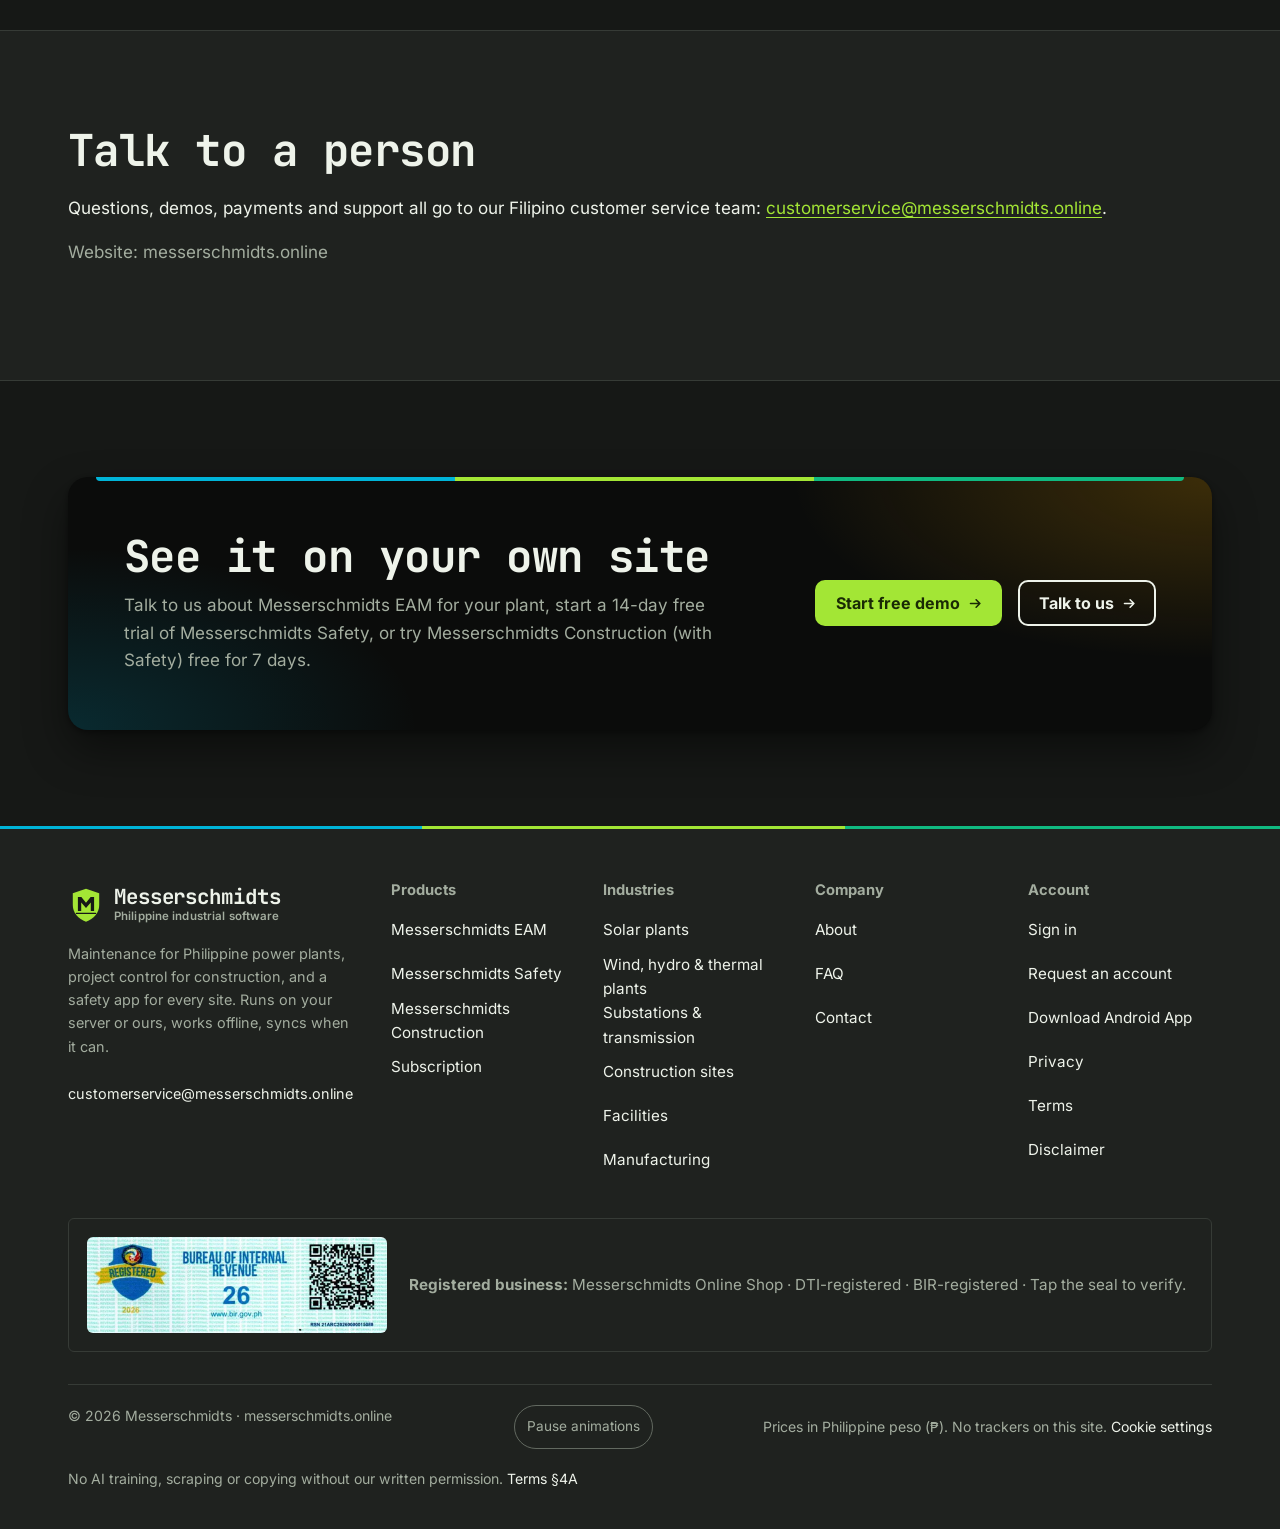
<file: about.html>
<!doctype html>
<html lang="en">
<head>
<meta charset="utf-8">
<script src="assets/consent.js?v=1"></script>
<meta name="robots" content="index, follow, noai, noimageai">
<meta name="tdm-reservation" content="1">
<meta name="tdm-policy" content="https://messerschmidts.online/terms.html#ai">
<meta name="viewport" content="width=device-width, initial-scale=1">
<title>About | Messerschmidts</title>
<meta name="description" content="About Messerschmidts: Philippine maintenance, safety and construction apps built for power plants, substations, project sites and the sites around them.">
<link rel="canonical" href="https://messerschmidts.online/about.html">
<meta property="og:type" content="website">
<meta property="og:site_name" content="Messerschmidts">
<meta property="og:locale" content="en_PH">
<meta property="og:title" content="About | Messerschmidts">
<meta property="og:description" content="About Messerschmidts: Philippine maintenance, safety and construction apps built for power plants, substations, project sites and the sites around them.">
<meta property="og:url" content="https://messerschmidts.online/about.html">
<meta property="og:image" content="https://messerschmidts.online/assets/og-image.png">
<meta property="og:image:width" content="1200">
<meta property="og:image:height" content="630">
<meta property="og:image:alt" content="Messerschmidts: software for Philippine industries, EAM for power plants and HSSE">
<meta name="twitter:card" content="summary_large_image">
<meta name="color-scheme" content="light dark">
<meta name="theme-color" content="#161816" media="(prefers-color-scheme: light)">
<meta name="theme-color" content="#161816" media="(prefers-color-scheme: dark)">
<!-- API base for live prices; empty = same origin as this page. -->
<meta name="msm-api" content="https://app.messerschmidts.online">
<!-- Application base for Sign in / sign-up links; empty = same origin. -->
<meta name="msm-app" content="https://app.messerschmidts.online">
<link rel="icon" href="assets/logo.svg" type="image/svg+xml">
<link rel="apple-touch-icon" href="assets/apple-touch-icon.png">
<link rel="preload" href="assets/fonts/BarlowSemiCondensed-Bold-latin.woff2" as="font" type="font/woff2" crossorigin>
<link rel="stylesheet" href="assets/site.css?v=19">
<script src="assets/site.js?v=19" defer></script>
</head>
<body>
<a class="skip-link" href="#main">Skip to main content</a>
<header class="site-header">
  <div class="container header-inner">
    <a class="brand" href="index.html"><svg viewBox="0 0 120 120" aria-hidden="true" focusable="false"><path d="M60 6 104 21v39c0 27-18 45-44 56C34 105 16 87 16 60V21z" fill="#a3e635"/><path d="M33 80V33h11.5L60 52.5 75.5 33H87v47H76V51.5L60 70 44 51.5V80z" fill="#161816"/><path d="M28 88h64" stroke="#161816" stroke-width="4" stroke-linecap="round"/></svg><span>Messerschmidts<small>Philippine industrial software</small></span></a>
    <button class="nav-toggle" type="button" aria-expanded="false" aria-controls="site-nav"><svg viewBox="0 0 24 24" fill="none" stroke="currentColor" stroke-width="1.8" stroke-linecap="round" stroke-linejoin="round" aria-hidden="true" focusable="false"><path d="M4 7h16M4 12h16M4 17h16"/></svg><span>Menu</span></button>
    <nav class="site-nav" id="site-nav" aria-label="Main">
      <ul class="nav-list">
        <li class="has-menu"><button class="menu-toggle" type="button" aria-expanded="false" aria-controls="menu-products">Products<svg class="chev" viewBox="0 0 24 24" fill="none" stroke="currentColor" stroke-width="2.2" stroke-linecap="round" stroke-linejoin="round" aria-hidden="true" focusable="false"><path d="m6 9 6 6 6-6"/></svg></button>
          <div class="menu" id="menu-products"><ul>
            <li><a class="mi-eam" href="eam.html"><span class="mi-icon"><svg viewBox="0 0 24 24" fill="none" stroke="currentColor" stroke-width="1.8" stroke-linecap="round" stroke-linejoin="round" aria-hidden="true" focusable="false"><circle cx="12" cy="12" r="3"/><path d="M12 2v3M12 19v3M2 12h3M19 12h3M4.9 4.9l2.1 2.1M17 17l2.1 2.1M4.9 19.1 7 17M17 7l2.1-2.1"/></svg></span><span><strong>EAM</strong><small>Assets, PM and work orders</small></span></a></li>
            <li><a class="mi-safety" href="safety.html"><span class="mi-icon"><svg viewBox="0 0 24 24" fill="none" stroke="currentColor" stroke-width="1.8" stroke-linecap="round" stroke-linejoin="round" aria-hidden="true" focusable="false"><path d="M12 3 4 6v6c0 4.5 3.4 8 8 9 4.6-1 8-4.5 8-9V6l-8-3Z"/><path d="m8.5 12 2.5 2.5 4.5-5"/></svg></span><span><strong>Safety</strong><small>Permits, people and gates</small></span></a></li>
            <li><a class="mi-build" href="construction.html"><span class="mi-icon"><svg viewBox="0 0 24 24" fill="none" stroke="currentColor" stroke-width="1.8" stroke-linecap="round" stroke-linejoin="round" aria-hidden="true" focusable="false"><path d="M6 21V4h2v17M4 21h8M8 5h13M8 5l5 5M18 5v6"/><rect x="16" y="11" width="4" height="3"/></svg></span><span><strong>Construction</strong><small>Project control</small></span></a></li>
          </ul></div></li>
        <li class="has-menu"><button class="menu-toggle" type="button" aria-expanded="false" aria-controls="menu-industries">Industries<svg class="chev" viewBox="0 0 24 24" fill="none" stroke="currentColor" stroke-width="2.2" stroke-linecap="round" stroke-linejoin="round" aria-hidden="true" focusable="false"><path d="m6 9 6 6 6-6"/></svg></button>
          <div class="menu menu-mega" id="menu-industries"><ul>
            <li><a href="industries.html#solar"><span class="mi-icon"><svg viewBox="0 0 24 24" fill="none" stroke="currentColor" stroke-width="1.8" stroke-linecap="round" stroke-linejoin="round" aria-hidden="true" focusable="false"><circle cx="12" cy="12" r="4"/><path d="M12 2v2M12 20v2M2 12h2M20 12h2M4.9 4.9l1.4 1.4M17.7 17.7l1.4 1.4M4.9 19.1l1.4-1.4M17.7 6.3l1.4-1.4"/></svg></span><span><strong>Solar plants</strong><small>Inverters, strings, trackers</small></span></a></li>
            <li><a href="industries.html#power"><span class="mi-icon"><svg viewBox="0 0 24 24" fill="none" stroke="currentColor" stroke-width="1.8" stroke-linecap="round" stroke-linejoin="round" aria-hidden="true" focusable="false"><path d="M3 8h10a3 3 0 1 0-3-3M3 12h15a3 3 0 1 1-3 3M3 16h7"/></svg></span><span><strong>Wind, hydro &amp; thermal</strong><small>Geothermal, biomass, diesel</small></span></a></li>
            <li><a href="industries.html#grid"><span class="mi-icon"><svg viewBox="0 0 24 24" fill="none" stroke="currentColor" stroke-width="1.8" stroke-linecap="round" stroke-linejoin="round" aria-hidden="true" focusable="false"><path d="M8 21 12 3l4 18M6 8h12M5 12h14M9.5 15h5M7 21h10"/></svg></span><span><strong>Substations &amp; transmission</strong><small>Switchyards, lines, towers</small></span></a></li>
            <li><a href="industries.html#records"><span class="mi-icon"><svg viewBox="0 0 24 24" fill="none" stroke="currentColor" stroke-width="1.8" stroke-linecap="round" stroke-linejoin="round" aria-hidden="true" focusable="false"><rect x="5" y="4" width="14" height="17" rx="2"/><path d="M9 4V3h6v1M9 10h6M9 14h6M9 18h4"/></svg></span><span><strong>Records</strong><small>Maintenance and DOLE safety records</small></span></a></li>
            <li><a href="industries.html#construction"><span class="mi-icon"><svg viewBox="0 0 24 24" fill="none" stroke="currentColor" stroke-width="1.8" stroke-linecap="round" stroke-linejoin="round" aria-hidden="true" focusable="false"><path d="M6 21V4h2v17M4 21h8M8 5h13M8 5l5 5M18 5v6"/><rect x="16" y="11" width="4" height="3"/></svg></span><span><strong>Construction sites</strong><small>Subcontractors, gates and equipment</small></span></a></li>
            <li><a href="industries.html#facilities"><span class="mi-icon"><svg viewBox="0 0 24 24" fill="none" stroke="currentColor" stroke-width="1.8" stroke-linecap="round" stroke-linejoin="round" aria-hidden="true" focusable="false"><path d="M4 21V5l8-2v18M12 8h8v13M2 21h20"/><path d="M7 8h2M7 12h2M7 16h2M15 12h2M15 16h2"/></svg></span><span><strong>Facilities</strong><small>Buildings and campuses</small></span></a></li>
            <li><a href="industries.html#manufacturing"><span class="mi-icon"><svg viewBox="0 0 24 24" fill="none" stroke="currentColor" stroke-width="1.8" stroke-linecap="round" stroke-linejoin="round" aria-hidden="true" focusable="false"><path d="M3 21V10l6 3V10l6 3V6h4v15H3Z"/><path d="M7 17h2M12 17h2M17 17h0"/></svg></span><span><strong>Manufacturing</strong><small>Lines, stores, lock-out</small></span></a></li>
          </ul>
          <div class="menu-foot"><a href="industries.html">Industries overview</a></div></div></li>
        <li><a href="pricing.html">Subscription</a></li>
        <li class="has-menu"><button class="menu-toggle is-current" type="button" aria-expanded="false" aria-controls="menu-company">Company<svg class="chev" viewBox="0 0 24 24" fill="none" stroke="currentColor" stroke-width="2.2" stroke-linecap="round" stroke-linejoin="round" aria-hidden="true" focusable="false"><path d="m6 9 6 6 6-6"/></svg></button>
          <div class="menu menu-sm" id="menu-company"><ul>
            <li><a href="about.html" aria-current="page"><span><strong>About</strong><small>Who we are</small></span></a></li>
            <li><a href="faq.html"><span><strong>FAQ</strong><small>Questions and answers</small></span></a></li>
          </ul></div></li>
        <li><a href="contact.html">Contact</a></li>
      </ul>
      <div class="nav-actions">
        <a class="btn btn-ghost btn-sm" href="/" data-app-link="/">Sign in</a>
        <a class="btn btn-primary btn-sm" href="/#/account/signup" data-app-link="/#/account/signup">Start free demo</a>
      </div>
    </nav>
  </div>
</header>
<main id="main" tabindex="-1">
<section class="page-hero" aria-labelledby="ab-title">
  <div class="container">
    <figure class="ph-art" aria-hidden="true"><svg class="sld" viewBox="0 0 440 300" focusable="false"><circle class="wire" cx="220" cy="120" r="105" style="stroke-dasharray:4 7"/>
<g class="spin-c"><circle class="f-amber" cx="325.0" cy="120.0" r="7"/><circle class="f-amber" cx="252.4" cy="219.9" r="7"/><circle class="f-amber" cx="135.1" cy="181.7" r="7"/><circle class="f-amber" cx="135.1" cy="58.3" r="7"/><circle class="f-amber" cx="252.4" cy="20.1" r="7"/></g>
<path class="wire" d="M220 146V214M220 214H90V232M220 214H350V232M220 214V232"/>
<path class="pulse p-cyan" pathLength="100" style="--d:.9s" d="M220 146V214H90V232"/>
<path class="pulse p-green" pathLength="100" style="--d:1.2s" d="M220 146V214H350V232"/>
<path class="pulse p-amber" pathLength="100" style="--d:1.5s" d="M220 146V232"/>
<g class="pop" style="--d:.2s"><rect class="node-hot" x="130" y="94" width="180" height="52" rx="12"/><text class="t-big" x="220" y="127" text-anchor="middle" style="font-size:20px">Messerschmidts</text></g>
<g class="pop" style="--d:.6s"><rect class="node-eam" x="40" y="232" width="100" height="44" rx="10"/><text x="90" y="259" text-anchor="middle">EAM</text></g>
<g class="pop" style="--d:.75s"><rect class="node-build" x="170" y="232" width="100" height="44" rx="10"/><text x="220" y="259" text-anchor="middle" style="font-size:13px">Construction</text></g>
<g class="pop" style="--d:.9s"><rect class="node-safe" x="300" y="232" width="100" height="44" rx="10"/><text x="350" y="259" text-anchor="middle">Safety</text></g></svg></figure>
    <span class="eyebrow">About</span>
    <h1 id="ab-title">Software for the people who keep sites running</h1>
    <p class="lead">Messerschmidts makes three Philippine apps that work as one: an EAM application for maintenance teams, an HSSE application for safety teams and a Construction application for project teams. We build them for power plants and project sites in the Philippines, with real connection problems.</p>
  </div>
</section>
<section class="section" aria-labelledby="ab-what">
  <div class="container split">
    <div>
      <h2 id="ab-what">What we believe</h2>
      <div class="two-sides" aria-hidden="true"><span class="s-eam">Maintenance</span><i></i><span class="s-safe">Safety</span></div>
      <p>Maintenance and safety are two sides of the same job. The technician who repairs a pump needs a permit; the safety officer who approves it needs to know which equipment is involved. Keeping those records in separate systems, or on paper, costs time and creates gaps.</p>
      <p>So we built one platform. EAM and Safety share the same sites, people and devices, and Messerschmidts Construction, live since release 4.13.0, runs beside them on the same server, sign-in and data, with Safety included for your own users. <a href="construction.html">Explore Construction</a>.</p>
    </div>
    <div class="grid">
      <article class="card feature-card"><div class="icon"><svg viewBox="0 0 24 24" fill="none" stroke="currentColor" stroke-width="1.8" stroke-linecap="round" stroke-linejoin="round" aria-hidden="true" focusable="false"><path d="M5 12a10 10 0 0 1 3-2M2 8.5A15 15 0 0 1 6 6M19 12a10 10 0 0 0-5-2.8M22 8.5A15 15 0 0 0 11 4.1M8.5 15.5a5 5 0 0 1 5-1"/><circle cx="12" cy="19" r="1"/><path d="M3 3l18 18"/></svg></div><h3>Offline first</h3><p>If it does not work in the field, it does not work. Every key screen runs without a connection.</p></article>
<article class="card feature-card"><div class="icon"><svg viewBox="0 0 24 24" fill="none" stroke="currentColor" stroke-width="1.8" stroke-linecap="round" stroke-linejoin="round" aria-hidden="true" focusable="false"><rect x="4" y="4" width="16" height="7" rx="1.5"/><rect x="4" y="13" width="16" height="7" rx="1.5"/><path d="M8 7.5h.01M8 16.5h.01M12 7.5h5M12 16.5h5"/></svg></div><h3>Your data, your choice</h3><p>Run it on your own server or on ours. You can move between the two.</p></article>
<article class="card feature-card"><div class="icon"><svg viewBox="0 0 24 24" fill="none" stroke="currentColor" stroke-width="1.8" stroke-linecap="round" stroke-linejoin="round" aria-hidden="true" focusable="false"><path d="M8 21V4h5a4.5 4.5 0 0 1 0 9H8M5 7.5h14M5 10h14"/></svg></div><h3>Plain pricing</h3><p>Prices in Philippine peso, paid by GCash, Maya, card, online banking or crypto.</p></article>
<article class="card feature-card"><div class="icon"><svg viewBox="0 0 24 24" fill="none" stroke="currentColor" stroke-width="1.8" stroke-linecap="round" stroke-linejoin="round" aria-hidden="true" focusable="false"><path d="M12 3 4 6v6c0 4.5 3.4 8 8 9 4.6-1 8-4.5 8-9V6l-8-3Z"/><path d="m8.5 12 2.5 2.5 4.5-5"/></svg></div><h3>Careful updates</h3><p>Updates are signed and checked before they are installed.</p></article>
    </div>
  </div>
</section>
<section class="section section-alt" aria-labelledby="ab-contact">
  <div class="container">
    <h2 id="ab-contact">Talk to a person</h2>
    <p>Questions, demos, payments and support all go to our Filipino customer service team: <a class="email" href="mailto:customerservice@messerschmidts.online">customerservice@messerschmidts.online</a>.</p>
    <p class="muted">Website: messerschmidts.online</p>
  </div>
</section>
<section class="section" aria-labelledby="cta-title">
  <div class="container">
    <div class="cta-band">
      <div><h2 id="cta-title">See it on your own site</h2><p>Talk to us about Messerschmidts EAM for your plant, start a <span data-trial="safety" data-trial-fmt="day">14-day</span> free trial of Messerschmidts Safety, or try Messerschmidts Construction (with Safety) free for <span data-trial="construction">7 days</span>.</p></div>
      <div class="btn-row">
        <a class="btn btn-light" href="/#/account/signup" data-app-link="/#/account/signup">Start free demo</a>
        <a class="btn btn-outline-light" href="contact.html">Talk to us</a>
      </div>
    </div>
  </div>
</section>
</main>
<footer class="site-footer">
  <div class="container">
    <div class="footer-grid">
      <div class="footer-brand">
        <a class="brand" href="index.html"><svg viewBox="0 0 120 120" aria-hidden="true" focusable="false"><path d="M60 6 104 21v39c0 27-18 45-44 56C34 105 16 87 16 60V21z" fill="#a3e635"/><path d="M33 80V33h11.5L60 52.5 75.5 33H87v47H76V51.5L60 70 44 51.5V80z" fill="#161816"/><path d="M28 88h64" stroke="#161816" stroke-width="4" stroke-linecap="round"/></svg><span>Messerschmidts<small>Philippine industrial software</small></span></a>
        <p class="muted small footer-blurb">Maintenance for Philippine power plants, project control for construction, and a safety app for every site. Runs on your server or ours, works offline, syncs when it can.</p>
        <p class="small"><a class="email" href="mailto:customerservice@messerschmidts.online">customerservice@messerschmidts.online</a></p>
      </div>
      <nav aria-label="Products"><h2>Products</h2><ul>
        <li><a href="eam.html">Messerschmidts EAM</a></li>
        <li><a href="safety.html">Messerschmidts Safety</a></li>
        <li><a href="construction.html">Messerschmidts Construction</a></li>
        <li><a href="pricing.html">Subscription</a></li>
      </ul></nav>
      <nav aria-label="Industries"><h2>Industries</h2><ul>
        <li><a href="industries.html#solar">Solar plants</a></li>
        <li><a href="industries.html#power">Wind, hydro &amp; thermal plants</a></li>
        <li><a href="industries.html#grid">Substations &amp; transmission</a></li>
        <li><a href="industries.html#construction">Construction sites</a></li>
        <li><a href="industries.html#facilities">Facilities</a></li>
        <li><a href="industries.html#manufacturing">Manufacturing</a></li>
      </ul></nav>
      <nav aria-label="Company"><h2>Company</h2><ul>
        <li><a href="about.html">About</a></li>
        <li><a href="faq.html">FAQ</a></li>
        <li><a href="contact.html">Contact</a></li>
      </ul></nav>
      <nav aria-label="Account"><h2>Account</h2><ul>
        <li><a href="/" data-app-link="/">Sign in</a></li>
        <li><a href="/#/account/signup" data-app-link="/#/account/signup">Request an account</a></li>
        <li><a href="/assets/app/scanner-security.apk" download="scanner-security.apk">Download Android App</a></li>
        <li><a href="privacy.html">Privacy</a></li>
        <li><a href="terms.html">Terms</a></li>
        <li><a href="disclaimer.html">Disclaimer</a></li>
      </ul></nav>
    </div>
    <div class="bir-seal">
      <a href="https://verify.bir.gov.ph/correspondence/81de7a6afad44d0c9144605066e88b05" target="_blank" rel="noopener" aria-label="Verify our BIR registration (opens the Bureau of Internal Revenue verification page)"><img src="assets/bir-seal-online-shop-600.webp" srcset="assets/bir-seal-online-shop-600.webp 600w, assets/bir-seal-online-shop.webp 1030w" sizes="300px" width="300" height="96" loading="lazy" decoding="async" alt="BIR Registration Seal Badge 2026, Messerschmidts Online Shop, RSN 21ARC20260000015088"></a>
      <p class="small muted"><strong>Registered business:</strong> Messerschmidts Online Shop &middot; DTI-registered &middot; BIR-registered &middot; Tap the seal to verify.</p>
    </div>
    <div class="footer-bottom">
      <span>&copy; <span data-year>2026</span> Messerschmidts &middot; messerschmidts.online</span> <button class="motion-toggle" type="button" aria-pressed="false" hidden>Pause animations</button>
      <span>Prices in Philippine peso (&#8369;). No trackers on this site. <a href="#" data-consent-open hidden>Cookie settings</a></span>
      <span>No AI training, scraping or copying without our written permission. <a href="terms.html#ai">Terms &sect;4A</a></span>
    </div>
  </div>
</footer>
</body>
</html>
</file>
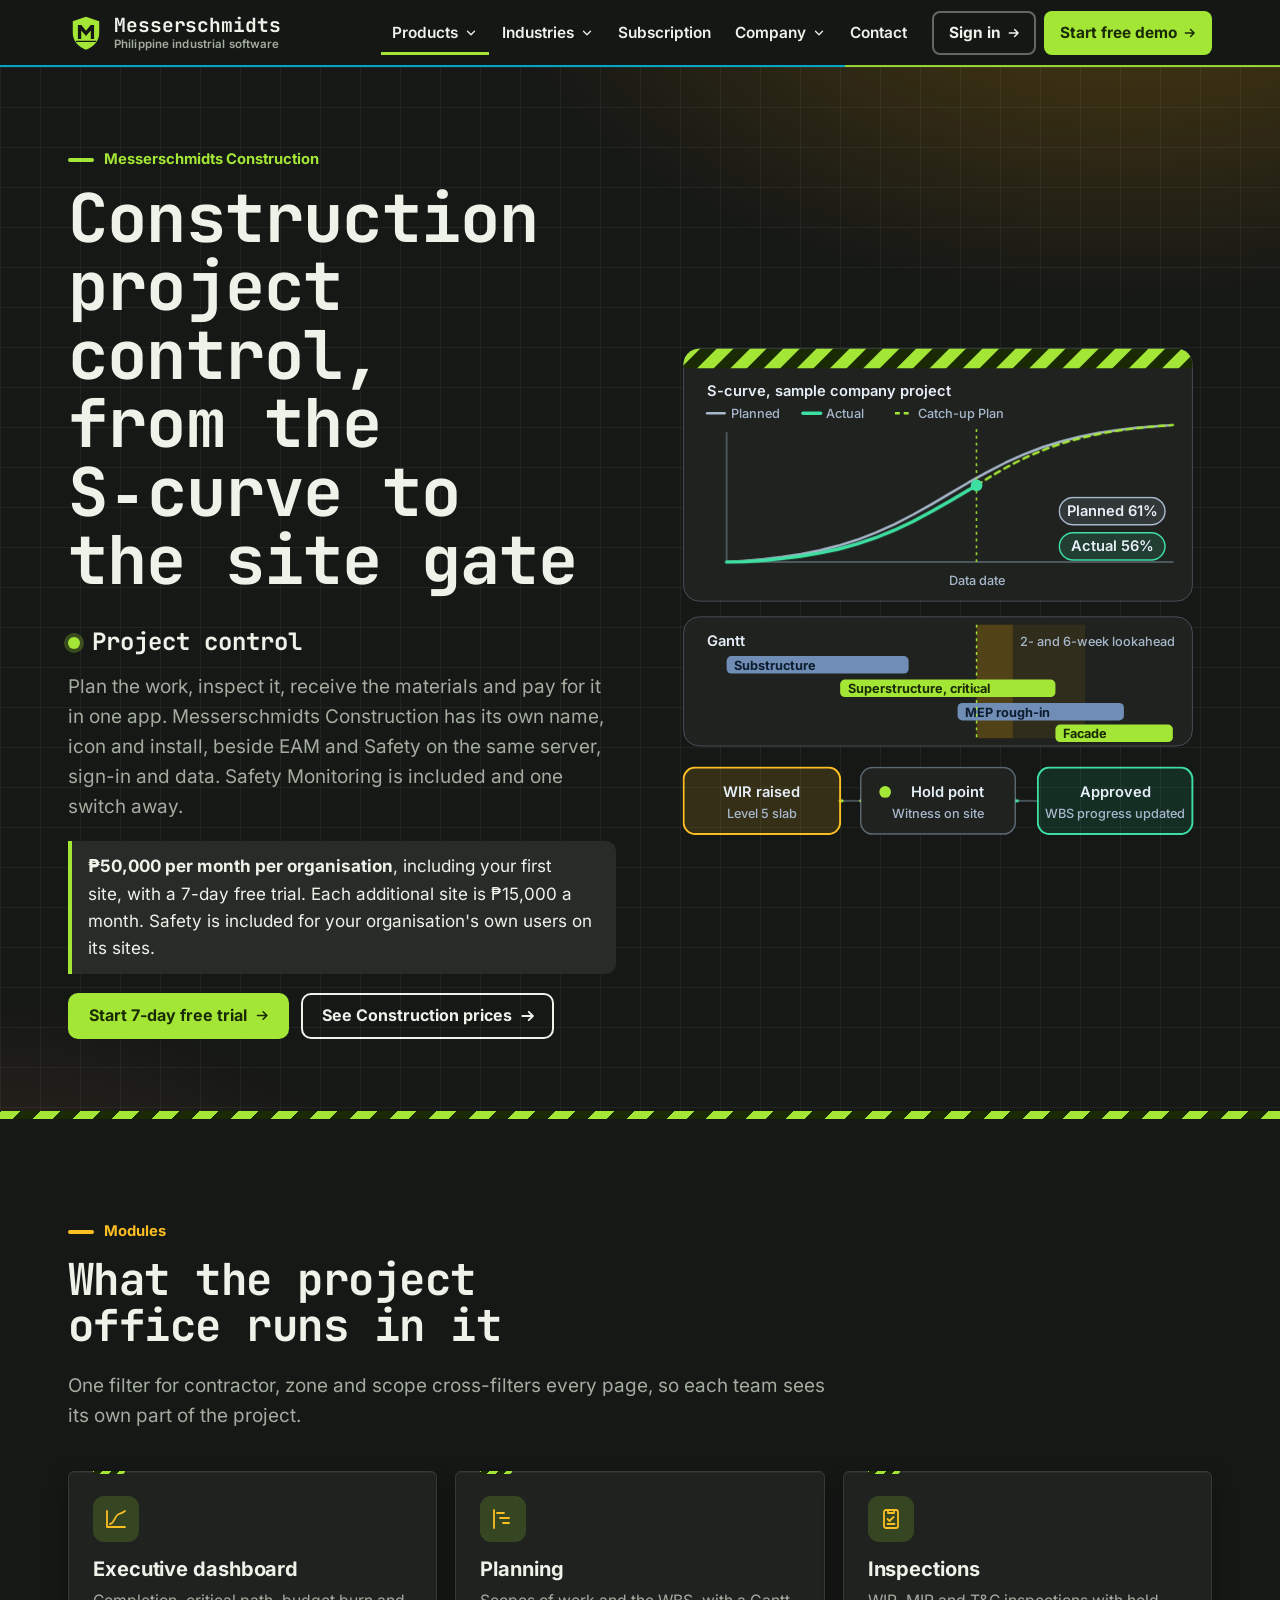
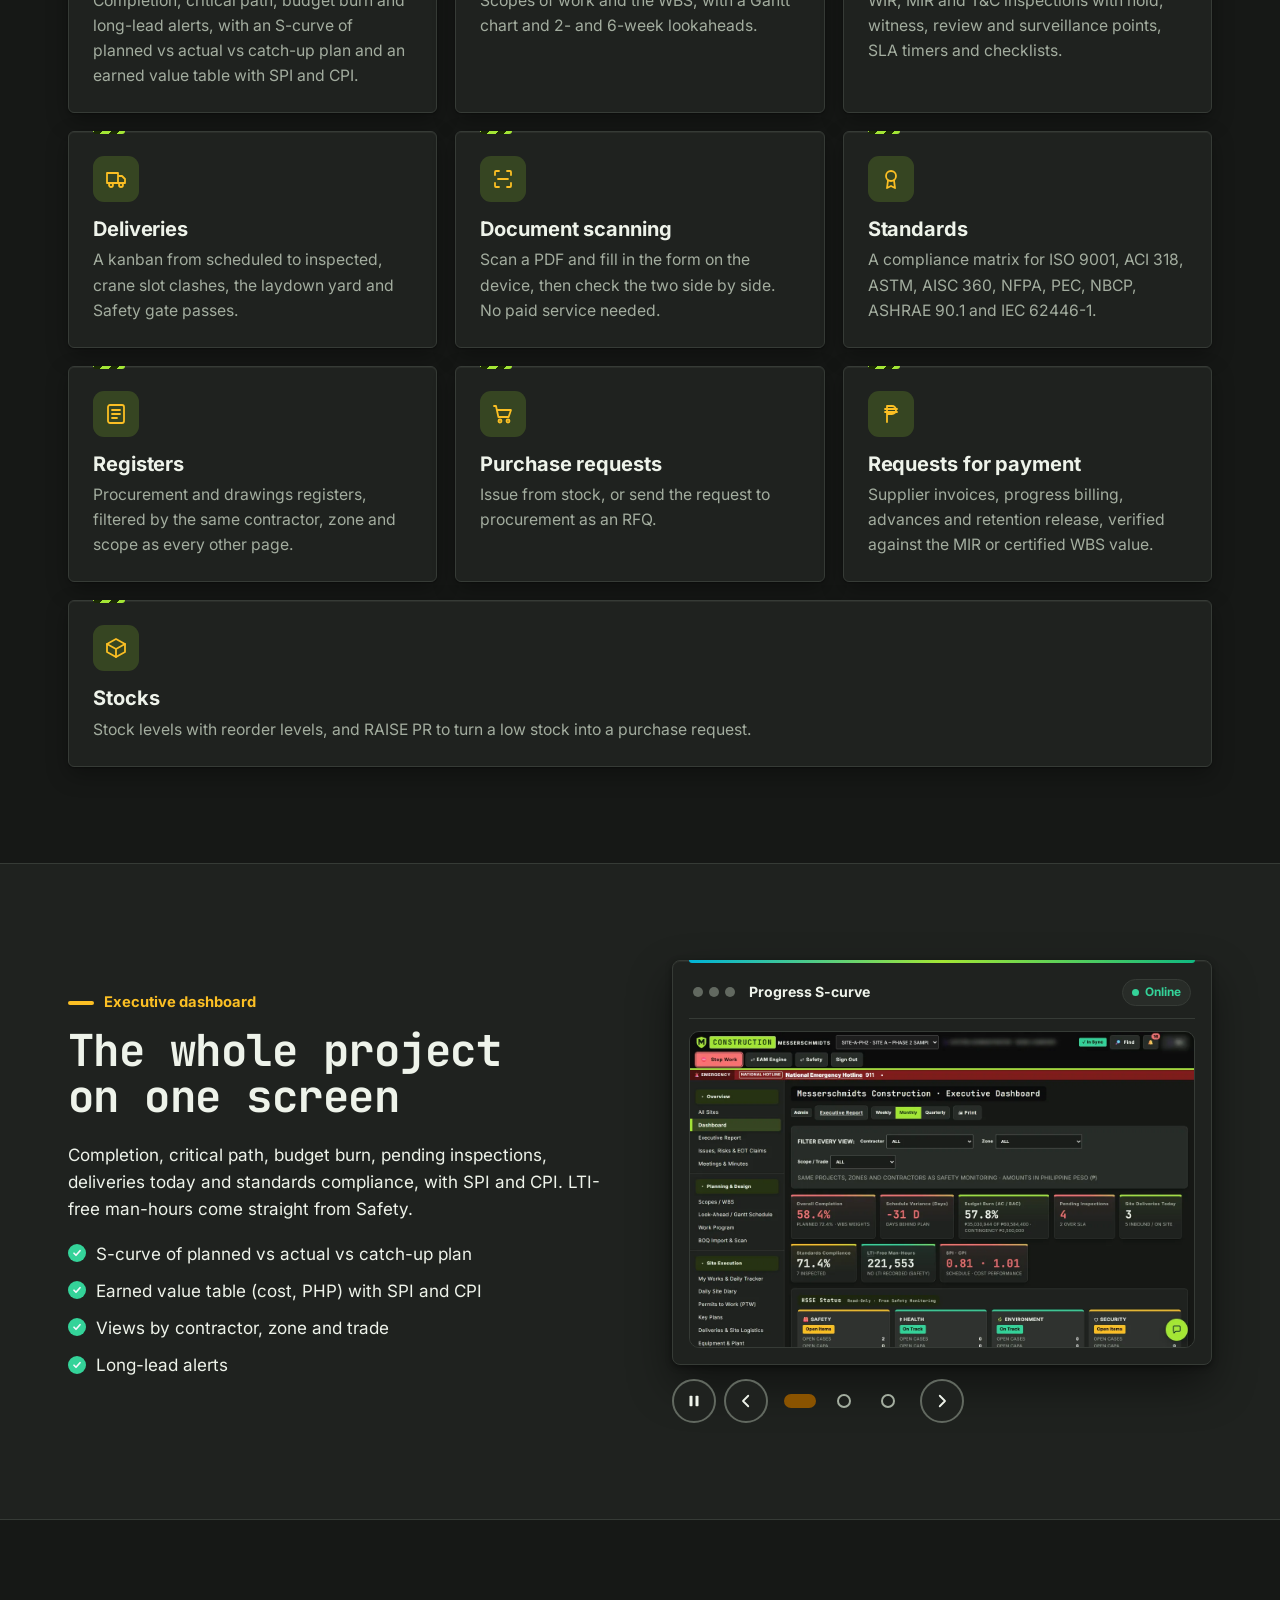
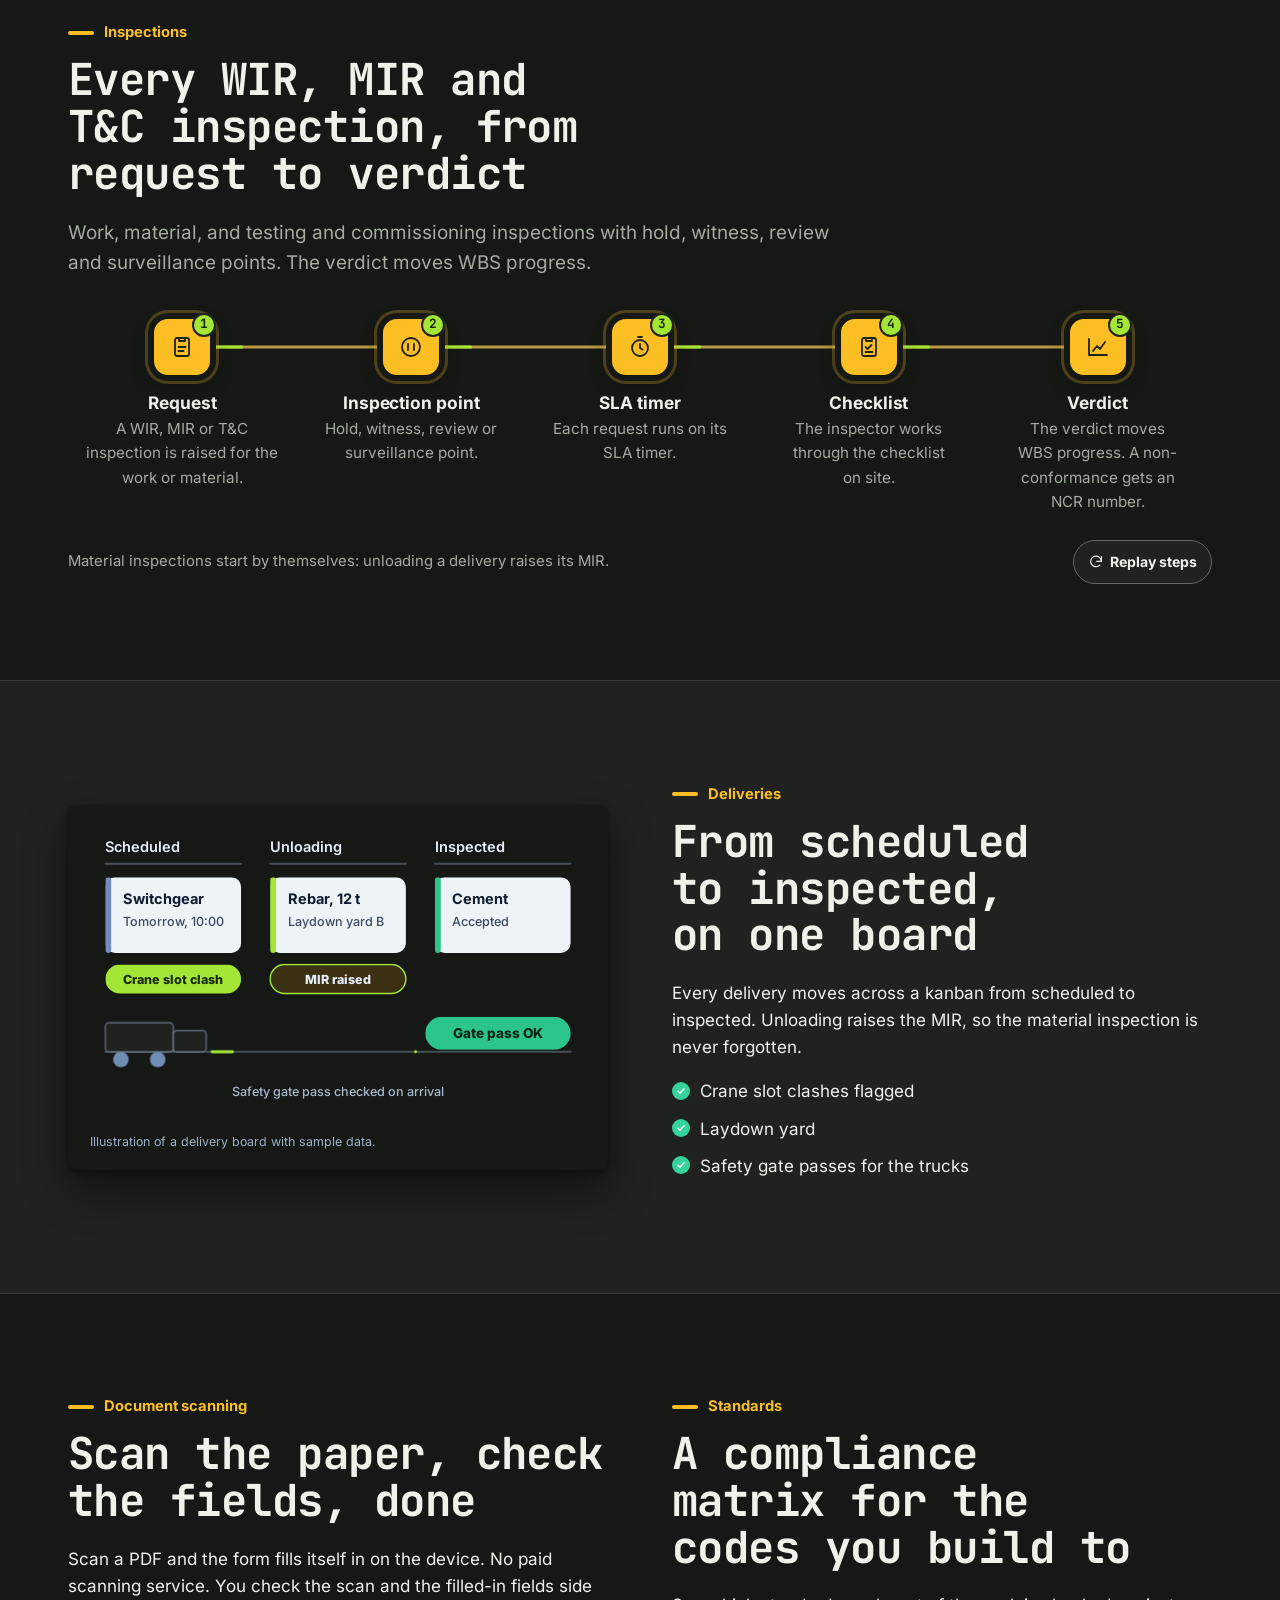
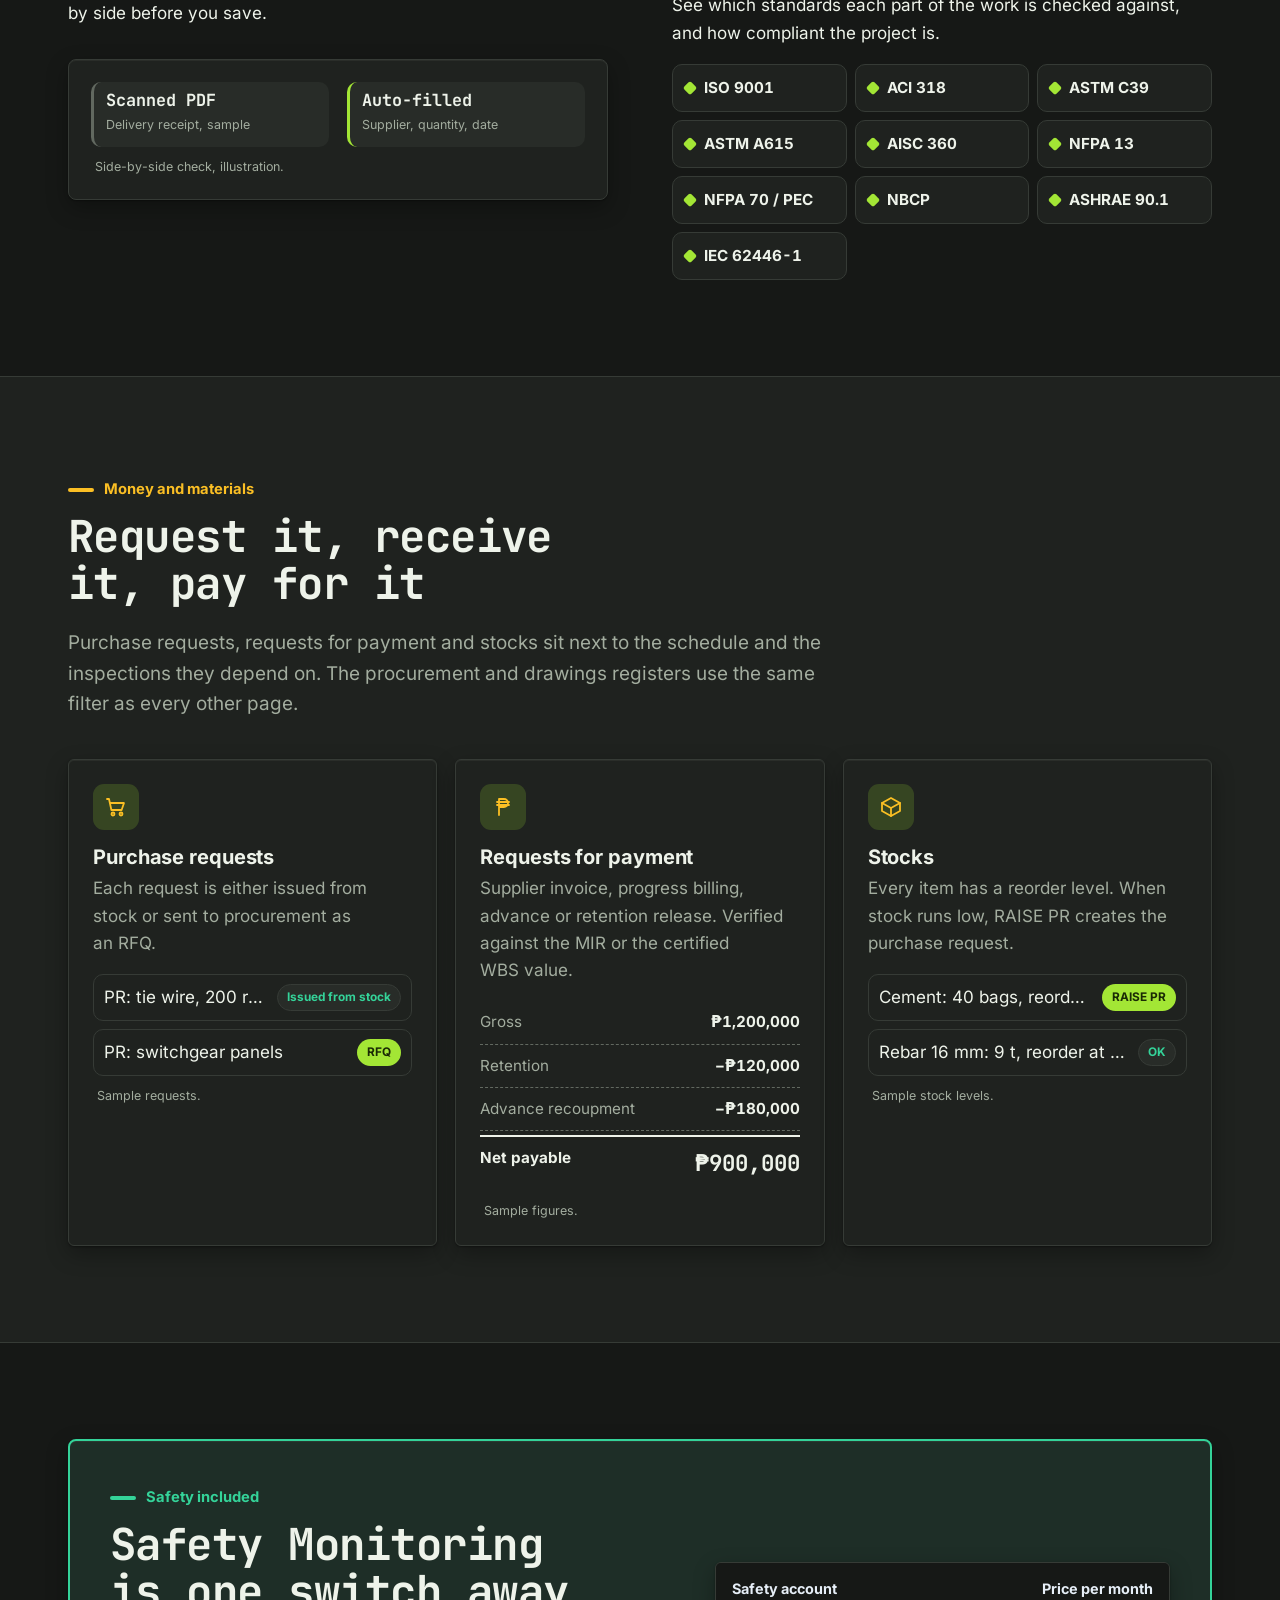
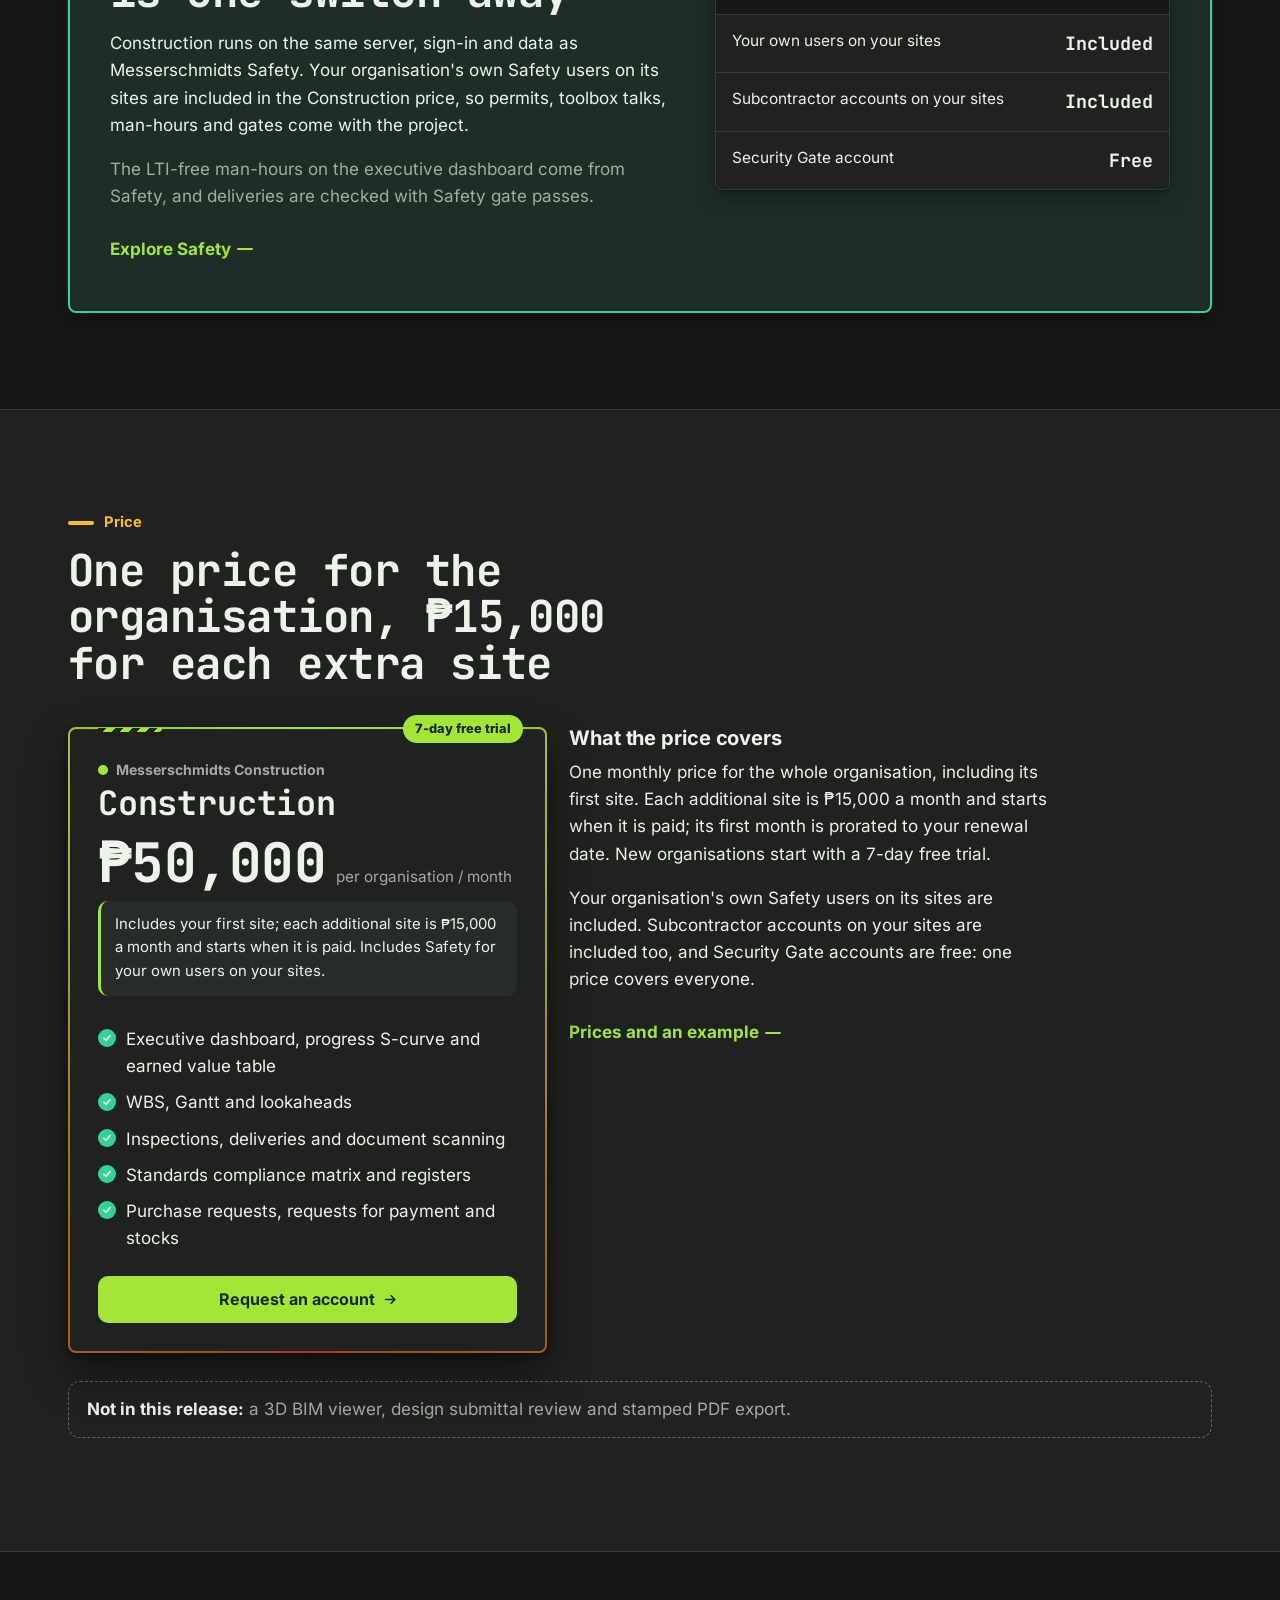
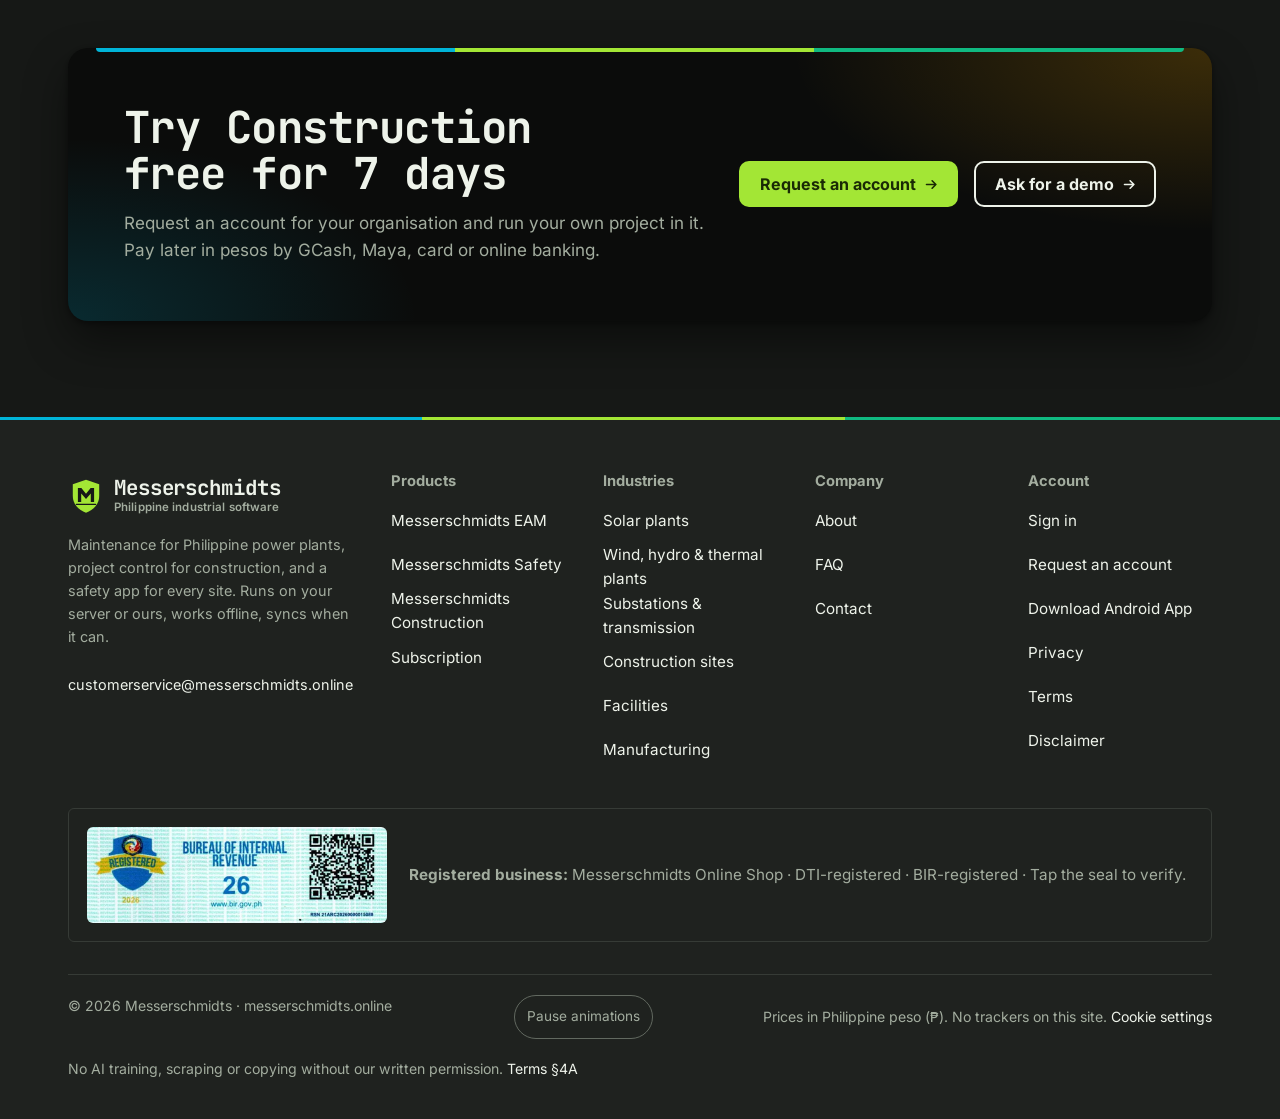
<file: construction.html>
<!doctype html>
<html lang="en">
<head>
<meta charset="utf-8">
<script src="assets/consent.js?v=1"></script>
<meta name="robots" content="index, follow, noai, noimageai">
<meta name="tdm-reservation" content="1">
<meta name="tdm-policy" content="https://messerschmidts.online/terms.html#ai">
<meta name="viewport" content="width=device-width, initial-scale=1">
<title>Messerschmidts Construction | Project control for Philippine construction sites</title>
<meta name="description" content="Messerschmidts Construction: executive dashboard with an S-curve of planned vs actual vs catch-up plan, SPI and CPI, WBS and Gantt with lookaheads, WIR, MIR and T&amp;C inspections, deliveries, document scanning, standards compliance, purchase requests and requests for payment. Safety included. &#8369;50,000 per organisation per month with the first site, &#8369;15,000 per extra site, 7-day free trial.">
<link rel="canonical" href="https://messerschmidts.online/construction.html">
<meta property="og:type" content="website">
<meta property="og:site_name" content="Messerschmidts">
<meta property="og:locale" content="en_PH">
<meta property="og:title" content="Messerschmidts Construction | Project control for Philippine construction sites">
<meta property="og:description" content="Messerschmidts Construction: executive dashboard with an S-curve of planned vs actual vs catch-up plan, SPI and CPI, WBS and Gantt with lookaheads, WIR, MIR and T&amp;C inspections, deliveries, document scanning, standards compliance, purchase requests and requests for payment. Safety included. &#8369;50,000 per organisation per month with the first site, &#8369;15,000 per extra site, 7-day free trial.">
<meta property="og:url" content="https://messerschmidts.online/construction.html">
<meta property="og:image" content="https://messerschmidts.online/assets/og-image.png">
<meta property="og:image:width" content="1200">
<meta property="og:image:height" content="630">
<meta property="og:image:alt" content="Messerschmidts: software for Philippine industries, EAM for power plants and HSSE">
<meta name="twitter:card" content="summary_large_image">
<meta name="color-scheme" content="light dark">
<meta name="theme-color" content="#161816" media="(prefers-color-scheme: light)">
<meta name="theme-color" content="#161816" media="(prefers-color-scheme: dark)">
<!-- API base for live prices; empty = same origin as this page. -->
<meta name="msm-api" content="https://app.messerschmidts.online">
<!-- Application base for Sign in / sign-up links; empty = same origin. -->
<meta name="msm-app" content="https://app.messerschmidts.online">
<link rel="icon" href="assets/logo.svg" type="image/svg+xml">
<link rel="apple-touch-icon" href="assets/apple-touch-icon.png">
<link rel="preload" href="assets/fonts/BarlowSemiCondensed-Bold-latin.woff2" as="font" type="font/woff2" crossorigin>
<link rel="stylesheet" href="assets/site.css?v=19">
<script src="assets/site.js?v=19" defer></script>
</head>
<body>
<a class="skip-link" href="#main">Skip to main content</a>
<header class="site-header">
  <div class="container header-inner">
    <a class="brand" href="index.html"><svg viewBox="0 0 120 120" aria-hidden="true" focusable="false"><path d="M60 6 104 21v39c0 27-18 45-44 56C34 105 16 87 16 60V21z" fill="#a3e635"/><path d="M33 80V33h11.5L60 52.5 75.5 33H87v47H76V51.5L60 70 44 51.5V80z" fill="#161816"/><path d="M28 88h64" stroke="#161816" stroke-width="4" stroke-linecap="round"/></svg><span>Messerschmidts<small>Philippine industrial software</small></span></a>
    <button class="nav-toggle" type="button" aria-expanded="false" aria-controls="site-nav"><svg viewBox="0 0 24 24" fill="none" stroke="currentColor" stroke-width="1.8" stroke-linecap="round" stroke-linejoin="round" aria-hidden="true" focusable="false"><path d="M4 7h16M4 12h16M4 17h16"/></svg><span>Menu</span></button>
    <nav class="site-nav" id="site-nav" aria-label="Main">
      <ul class="nav-list">
        <li class="has-menu"><button class="menu-toggle is-current" type="button" aria-expanded="false" aria-controls="menu-products">Products<svg class="chev" viewBox="0 0 24 24" fill="none" stroke="currentColor" stroke-width="2.2" stroke-linecap="round" stroke-linejoin="round" aria-hidden="true" focusable="false"><path d="m6 9 6 6 6-6"/></svg></button>
          <div class="menu" id="menu-products"><ul>
            <li><a class="mi-eam" href="eam.html"><span class="mi-icon"><svg viewBox="0 0 24 24" fill="none" stroke="currentColor" stroke-width="1.8" stroke-linecap="round" stroke-linejoin="round" aria-hidden="true" focusable="false"><circle cx="12" cy="12" r="3"/><path d="M12 2v3M12 19v3M2 12h3M19 12h3M4.9 4.9l2.1 2.1M17 17l2.1 2.1M4.9 19.1 7 17M17 7l2.1-2.1"/></svg></span><span><strong>EAM</strong><small>Assets, PM and work orders</small></span></a></li>
            <li><a class="mi-safety" href="safety.html"><span class="mi-icon"><svg viewBox="0 0 24 24" fill="none" stroke="currentColor" stroke-width="1.8" stroke-linecap="round" stroke-linejoin="round" aria-hidden="true" focusable="false"><path d="M12 3 4 6v6c0 4.5 3.4 8 8 9 4.6-1 8-4.5 8-9V6l-8-3Z"/><path d="m8.5 12 2.5 2.5 4.5-5"/></svg></span><span><strong>Safety</strong><small>Permits, people and gates</small></span></a></li>
            <li><a class="mi-build" href="construction.html" aria-current="page"><span class="mi-icon"><svg viewBox="0 0 24 24" fill="none" stroke="currentColor" stroke-width="1.8" stroke-linecap="round" stroke-linejoin="round" aria-hidden="true" focusable="false"><path d="M6 21V4h2v17M4 21h8M8 5h13M8 5l5 5M18 5v6"/><rect x="16" y="11" width="4" height="3"/></svg></span><span><strong>Construction</strong><small>Project control</small></span></a></li>
          </ul></div></li>
        <li class="has-menu"><button class="menu-toggle" type="button" aria-expanded="false" aria-controls="menu-industries">Industries<svg class="chev" viewBox="0 0 24 24" fill="none" stroke="currentColor" stroke-width="2.2" stroke-linecap="round" stroke-linejoin="round" aria-hidden="true" focusable="false"><path d="m6 9 6 6 6-6"/></svg></button>
          <div class="menu menu-mega" id="menu-industries"><ul>
            <li><a href="industries.html#solar"><span class="mi-icon"><svg viewBox="0 0 24 24" fill="none" stroke="currentColor" stroke-width="1.8" stroke-linecap="round" stroke-linejoin="round" aria-hidden="true" focusable="false"><circle cx="12" cy="12" r="4"/><path d="M12 2v2M12 20v2M2 12h2M20 12h2M4.9 4.9l1.4 1.4M17.7 17.7l1.4 1.4M4.9 19.1l1.4-1.4M17.7 6.3l1.4-1.4"/></svg></span><span><strong>Solar plants</strong><small>Inverters, strings, trackers</small></span></a></li>
            <li><a href="industries.html#power"><span class="mi-icon"><svg viewBox="0 0 24 24" fill="none" stroke="currentColor" stroke-width="1.8" stroke-linecap="round" stroke-linejoin="round" aria-hidden="true" focusable="false"><path d="M3 8h10a3 3 0 1 0-3-3M3 12h15a3 3 0 1 1-3 3M3 16h7"/></svg></span><span><strong>Wind, hydro &amp; thermal</strong><small>Geothermal, biomass, diesel</small></span></a></li>
            <li><a href="industries.html#grid"><span class="mi-icon"><svg viewBox="0 0 24 24" fill="none" stroke="currentColor" stroke-width="1.8" stroke-linecap="round" stroke-linejoin="round" aria-hidden="true" focusable="false"><path d="M8 21 12 3l4 18M6 8h12M5 12h14M9.5 15h5M7 21h10"/></svg></span><span><strong>Substations &amp; transmission</strong><small>Switchyards, lines, towers</small></span></a></li>
            <li><a href="industries.html#records"><span class="mi-icon"><svg viewBox="0 0 24 24" fill="none" stroke="currentColor" stroke-width="1.8" stroke-linecap="round" stroke-linejoin="round" aria-hidden="true" focusable="false"><rect x="5" y="4" width="14" height="17" rx="2"/><path d="M9 4V3h6v1M9 10h6M9 14h6M9 18h4"/></svg></span><span><strong>Records</strong><small>Maintenance and DOLE safety records</small></span></a></li>
            <li><a href="industries.html#construction"><span class="mi-icon"><svg viewBox="0 0 24 24" fill="none" stroke="currentColor" stroke-width="1.8" stroke-linecap="round" stroke-linejoin="round" aria-hidden="true" focusable="false"><path d="M6 21V4h2v17M4 21h8M8 5h13M8 5l5 5M18 5v6"/><rect x="16" y="11" width="4" height="3"/></svg></span><span><strong>Construction sites</strong><small>Subcontractors, gates and equipment</small></span></a></li>
            <li><a href="industries.html#facilities"><span class="mi-icon"><svg viewBox="0 0 24 24" fill="none" stroke="currentColor" stroke-width="1.8" stroke-linecap="round" stroke-linejoin="round" aria-hidden="true" focusable="false"><path d="M4 21V5l8-2v18M12 8h8v13M2 21h20"/><path d="M7 8h2M7 12h2M7 16h2M15 12h2M15 16h2"/></svg></span><span><strong>Facilities</strong><small>Buildings and campuses</small></span></a></li>
            <li><a href="industries.html#manufacturing"><span class="mi-icon"><svg viewBox="0 0 24 24" fill="none" stroke="currentColor" stroke-width="1.8" stroke-linecap="round" stroke-linejoin="round" aria-hidden="true" focusable="false"><path d="M3 21V10l6 3V10l6 3V6h4v15H3Z"/><path d="M7 17h2M12 17h2M17 17h0"/></svg></span><span><strong>Manufacturing</strong><small>Lines, stores, lock-out</small></span></a></li>
          </ul>
          <div class="menu-foot"><a href="industries.html">Industries overview</a></div></div></li>
        <li><a href="pricing.html">Subscription</a></li>
        <li class="has-menu"><button class="menu-toggle" type="button" aria-expanded="false" aria-controls="menu-company">Company<svg class="chev" viewBox="0 0 24 24" fill="none" stroke="currentColor" stroke-width="2.2" stroke-linecap="round" stroke-linejoin="round" aria-hidden="true" focusable="false"><path d="m6 9 6 6 6-6"/></svg></button>
          <div class="menu menu-sm" id="menu-company"><ul>
            <li><a href="about.html"><span><strong>About</strong><small>Who we are</small></span></a></li>
            <li><a href="faq.html"><span><strong>FAQ</strong><small>Questions and answers</small></span></a></li>
          </ul></div></li>
        <li><a href="contact.html">Contact</a></li>
      </ul>
      <div class="nav-actions">
        <a class="btn btn-ghost btn-sm" href="/" data-app-link="/">Sign in</a>
        <a class="btn btn-primary btn-sm" href="/#/account/signup" data-app-link="/#/account/signup">Start free demo</a>
      </div>
    </nav>
  </div>
</header>
<main id="main" tabindex="-1">
<section class="page-hero build-hero" aria-labelledby="build-title">
  <div class="container hero-split">
    <div>
    <span class="eyebrow build">Messerschmidts Construction</span>
    <h1 id="build-title">Construction project control, from the S&#8209;curve to the site gate</h1>
    <p class="hero-short">Project control</p>
    <p class="lead">Plan the work, inspect it, receive the materials and pay for it in one app. Messerschmidts Construction has its own name, icon and install, beside EAM and Safety on the same server, sign-in and data. Safety Monitoring is included and one switch away.</p>
    <p class="hero-price build"><strong>&#8369;50,000 per month per organisation</strong>, including your first site, with a <span data-trial="construction" data-trial-fmt="day">7-day</span> free trial. Each additional site is &#8369;15,000 a month. Safety is included for your organisation's own users on its sites.</p>
    <div class="btn-row">
      <a class="btn btn-primary" href="/#/account/signup" data-app-link="/#/account/signup"><span>Start <span data-trial="construction" data-trial-fmt="day">7-day</span> free trial</span></a>
      <a class="btn btn-secondary" href="pricing.html#construction">See Construction prices</a>
    </div>
    </div>
    <figure class="hero-art">
<svg class="sld" viewBox="0 0 560 524" role="img" aria-labelledby="build-art-title" focusable="false"><title id="build-art-title">Illustration with sample data: a progress S-curve for a sample company project with planned vs actual vs catch-up plan. At the data date actual progress is 56%, a little below the planned 61%, and a dashed revised line rises from there to 100% at the planned finish; below it a Gantt chart with the 2- and 6-week lookahead, and a work inspection request moving from raised to hold point to approved, which updates WBS progress.</title>
<defs><pattern id="hzc" width="24" height="24" patternUnits="userSpaceOnUse" patternTransform="rotate(45)"><rect width="12" height="24" fill="#a3e635"/><rect x="12" width="12" height="24" fill="#1a2a05"/></pattern></defs>
<g class="pop" style="--d:.05s">
<rect x="20" y="14" width="520" height="258" rx="16" class="f-panel" stroke="rgba(170,195,225,.3)"/>
<path d="M20 30a16 16 0 0 1 16-16h488a16 16 0 0 1 16 16v4H20z" fill="url(#hzc)"/>
<text x="44" y="62">S-curve, sample company project</text>
<g class="sub-detail">
<path d="M44 80h18" stroke="#A8B8CC" stroke-width="2.5" stroke-linecap="round"/><text class="t-sub" x="68" y="85">Planned</text>
<path d="M142 80h18" stroke="#3EE0A1" stroke-width="3.5" stroke-linecap="round"/><text class="t-sub" x="166" y="85">Actual</text>
<path d="M236 80h18" stroke="#a3e635" stroke-width="2.5" stroke-dasharray="5 4"/><text class="t-sub" x="260" y="85">Catch-up Plan</text>
</g>
<path class="wire" d="M64 232H520M64 100V232"/>
</g>
<g class="pop" style="--d:.35s">
<path d="M64.0 232.0 L83.0 230.7 L102.0 229.0 L121.0 226.8 L140.0 223.9 L159.0 220.1 L178.0 215.3 L197.0 209.4 L216.0 202.1 L235.0 193.6 L254.0 183.8 L273.0 173.2 L292.0 162.0 L311.0 150.8 L330.0 140.2 L349.0 130.4 L368.0 121.9 L387.0 114.6 L406.0 108.7 L425.0 103.9 L444.0 100.1 L463.0 97.2 L482.0 95.0 L501.0 93.3 L520.0 92.0" fill="none" stroke="#A8B8CC" stroke-width="2.5" stroke-linejoin="round"/>
<path d="M64.0 232.0 L83.0 231.6 L102.0 230.3 L121.0 228.4 L140.0 226.0 L159.0 222.8 L178.0 218.8 L197.0 213.6 L216.0 207.3 L235.0 199.6 L254.0 190.7 L273.0 180.6 L292.0 169.8 L311.0 158.5 L319.4 153.6" fill="none" stroke="#3EE0A1" stroke-width="3.5" stroke-linejoin="round" stroke-linecap="round"/>
<path d="M319.4 153.6 L329.4 147.3 L339.5 141.2 L349.5 135.5 L359.5 130.2 L369.5 125.3 L379.6 120.8 L389.6 116.8 L399.6 113.1 L409.7 109.8 L419.7 106.9 L429.7 104.4 L439.8 102.1 L449.8 100.1 L459.8 98.4 L469.8 96.9 L479.9 95.6 L489.9 94.5 L499.9 93.5 L510.0 92.7 L520.0 92.0" fill="none" stroke="#a3e635" stroke-width="2.5" stroke-dasharray="6 5" stroke-linecap="round"/>
</g>
<path d="M319.4 96V232" stroke="#a3e635" stroke-width="1.5" stroke-dasharray="3 4"/>
<g class="pop" style="--d:.7s"><circle class="blink" cx="319.4" cy="153.6" r="6" fill="#3EE0A1"/><text class="t-sub sub-detail" x="319.4" y="256" text-anchor="middle">Data date</text></g>
<g class="pop" style="--d:.9s"><rect x="404" y="166" width="108" height="28" rx="14" fill="rgba(168,184,204,.14)" stroke="#A8B8CC" stroke-width="1.5"/><text x="458" y="185" text-anchor="middle">Planned 61%</text>
<rect x="404" y="202" width="108" height="28" rx="14" fill="rgba(62,224,161,.14)" stroke="#3EE0A1" stroke-width="1.5"/><text x="458" y="221" text-anchor="middle">Actual 56%</text></g>

<g class="pop" style="--d:1.1s">
<rect x="20" y="288" width="520" height="132" rx="16" class="f-panel" stroke="rgba(170,195,225,.3)"/>
<rect x="319.4" y="296" width="111" height="116" fill="rgba(255,176,0,.08)"/>
<rect x="319.4" y="296" width="37" height="116" fill="rgba(255,176,0,.16)"/>
<text x="44" y="318">Gantt</text><text class="t-sub sub-detail" x="364" y="318">2- and 6-week lookahead</text>
<rect x="64" y="328" width="186" height="18" rx="5" fill="#6F8DB5"/><text x="72" y="342" class="bar-l" style="fill:#0E1C2F">Substructure</text>
<rect x="180" y="352" width="220" height="18" rx="5" fill="#a3e635"/><text x="188" y="366" class="bar-l" style="fill:#1a2a05">Superstructure, critical</text>
<rect x="300" y="376" width="170" height="18" rx="5" fill="#6F8DB5"/><text x="308" y="390" class="bar-l" style="fill:#0E1C2F">MEP rough-in</text>
<rect x="400" y="398" width="120" height="18" rx="5" fill="#a3e635"/><text x="408" y="412" class="bar-l" style="fill:#1a2a05">Facade</text>
<path d="M319.4 296V414" stroke="#a3e635" stroke-width="1.5" stroke-dasharray="3 4"/>
</g>

<path class="wire" d="M180 476H201M359 476H382"/>
<path class="pulse p-amber" pathLength="100" style="--d:1.8s" d="M180 476H201"/>
<path class="pulse p-green" pathLength="100" style="--d:2.2s" d="M359 476H382"/>
<g class="pop" style="--d:1.4s"><rect class="node-build" x="20" y="442" width="160" height="68" rx="12"/><text x="100" y="472" text-anchor="middle">WIR raised</text><text class="t-sub sub-detail" x="100" y="494" text-anchor="middle">Level 5 slab</text></g>
<g class="pop" style="--d:1.6s"><rect class="node" x="201" y="442" width="158" height="68" rx="12"/><circle class="blink" cx="226" cy="467" r="6" fill="#a3e635"/><text x="290" y="472" text-anchor="middle">Hold point</text><text class="t-sub sub-detail" x="280" y="494" text-anchor="middle">Witness on site</text></g>
<g class="pop" style="--d:2s"><rect class="node-safe" x="382" y="442" width="158" height="68" rx="12"/><text x="461" y="472" text-anchor="middle">Approved</text><text class="t-sub sub-detail" x="461" y="494" text-anchor="middle">WBS progress updated</text></g>
</svg>
    </figure>
  </div>
</section>

<section class="section" aria-labelledby="cmod-title">
  <div class="container">
    <div class="section-head"><span class="eyebrow build">Modules</span><h2 id="cmod-title">What the project office runs in it</h2><p class="lead">One filter for contractor, zone and scope cross-filters every page, so each team sees its own part of the project.</p></div>
    <div class="grid grid-3">
<article class="card feature-card build"><div class="icon"><svg viewBox="0 0 24 24" fill="none" stroke="currentColor" stroke-width="1.8" stroke-linecap="round" stroke-linejoin="round" aria-hidden="true" focusable="false"><path d="M3 20h18M3 20V4"/><path d="M6 17c4 0 5-9 9-10s4-2 6-3"/></svg></div><h3>Executive dashboard</h3><p>Completion, critical path, budget burn and long-lead alerts, with an S-curve of planned vs actual vs catch-up plan and an earned value table with SPI and CPI.</p></article>
<article class="card feature-card build"><div class="icon"><svg viewBox="0 0 24 24" fill="none" stroke="currentColor" stroke-width="1.8" stroke-linecap="round" stroke-linejoin="round" aria-hidden="true" focusable="false"><path d="M3 3v18M6 6h7M9 11h9M12 16h6"/></svg></div><h3>Planning</h3><p>Scopes of work and the WBS, with a Gantt chart and 2- and 6-week lookaheads.</p></article>
<article class="card feature-card build"><div class="icon"><svg viewBox="0 0 24 24" fill="none" stroke="currentColor" stroke-width="1.8" stroke-linecap="round" stroke-linejoin="round" aria-hidden="true" focusable="false"><rect x="5" y="3" width="14" height="18" rx="2"/><path d="M9 3v3h6V3M8.5 12l2 2 4-4M8.5 17h7"/></svg></div><h3>Inspections</h3><p>WIR, MIR and T&amp;C inspections with hold, witness, review and surveillance points, SLA timers and checklists.</p></article>
<article class="card feature-card build"><div class="icon"><svg viewBox="0 0 24 24" fill="none" stroke="currentColor" stroke-width="1.8" stroke-linecap="round" stroke-linejoin="round" aria-hidden="true" focusable="false"><path d="M3 6h11v10H3zM14 9h4l3 3v4h-7"/><circle cx="7" cy="18" r="2"/><circle cx="17" cy="18" r="2"/></svg></div><h3>Deliveries</h3><p>A kanban from scheduled to inspected, crane slot clashes, the laydown yard and Safety gate passes.</p></article>
<article class="card feature-card build"><div class="icon"><svg viewBox="0 0 24 24" fill="none" stroke="currentColor" stroke-width="1.8" stroke-linecap="round" stroke-linejoin="round" aria-hidden="true" focusable="false"><path d="M4 8V5a1 1 0 0 1 1-1h3M16 4h3a1 1 0 0 1 1 1v3M20 16v3a1 1 0 0 1-1 1h-3M8 20H5a1 1 0 0 1-1-1v-3M7 12h10"/></svg></div><h3>Document scanning</h3><p>Scan a PDF and fill in the form on the device, then check the two side by side. No paid service needed.</p></article>
<article class="card feature-card build"><div class="icon"><svg viewBox="0 0 24 24" fill="none" stroke="currentColor" stroke-width="1.8" stroke-linecap="round" stroke-linejoin="round" aria-hidden="true" focusable="false"><circle cx="12" cy="9" r="5"/><path d="M9 13.5 8 21l4-2 4 2-1-7.5"/></svg></div><h3>Standards</h3><p>A compliance matrix for ISO 9001, ACI 318, ASTM, AISC 360, NFPA, PEC, NBCP, ASHRAE 90.1 and IEC 62446-1.</p></article>
<article class="card feature-card build"><div class="icon"><svg viewBox="0 0 24 24" fill="none" stroke="currentColor" stroke-width="1.8" stroke-linecap="round" stroke-linejoin="round" aria-hidden="true" focusable="false"><rect x="4" y="3" width="16" height="18" rx="2"/><path d="M8 8h8M8 12h8M8 16h5"/></svg></div><h3>Registers</h3><p>Procurement and drawings registers, filtered by the same contractor, zone and scope as every other page.</p></article>
<article class="card feature-card build"><div class="icon"><svg viewBox="0 0 24 24" fill="none" stroke="currentColor" stroke-width="1.8" stroke-linecap="round" stroke-linejoin="round" aria-hidden="true" focusable="false"><path d="M3 4h2l2.4 11h10.2L20 8H6.2"/><circle cx="9" cy="19" r="1.5"/><circle cx="17" cy="19" r="1.5"/></svg></div><h3>Purchase requests</h3><p>Issue from stock, or send the request to procurement as an RFQ.</p></article>
<article class="card feature-card build"><div class="icon"><svg viewBox="0 0 24 24" fill="none" stroke="currentColor" stroke-width="1.8" stroke-linecap="round" stroke-linejoin="round" aria-hidden="true" focusable="false"><path d="M8 20V4h5a4 4 0 0 1 0 8H8M6 7h12M6 10h12"/></svg></div><h3>Requests for payment</h3><p>Supplier invoices, progress billing, advances and retention release, verified against the MIR or certified WBS value.</p></article>
<article class="card feature-card build"><div class="icon"><svg viewBox="0 0 24 24" fill="none" stroke="currentColor" stroke-width="1.8" stroke-linecap="round" stroke-linejoin="round" aria-hidden="true" focusable="false"><path d="M3 8l9-5 9 5v8l-9 5-9-5V8Z"/><path d="M3 8l9 5 9-5M12 13v8"/></svg></div><h3>Stocks</h3><p>Stock levels with reorder levels, and RAISE PR to turn a low stock into a purchase request.</p></article>
    </div>
  </div>
</section>

<section class="section section-alt" id="dashboard" aria-labelledby="dash-title">
  <div class="container split">
    <div>
      <span class="eyebrow build">Executive dashboard</span>
      <h2 id="dash-title">The whole project on one screen</h2>
      <p>Completion, critical path, budget burn, pending inspections, deliveries today and standards compliance, with SPI and CPI. LTI-free man-hours come straight from Safety.</p>
      <ul class="check-list">
        <li>S-curve of planned vs actual vs catch-up plan</li>
        <li>Earned value table (cost, PHP) with SPI and CPI</li>
        <li>Views by contractor, zone and trade</li>
        <li>Long-lead alerts</li>
      </ul>
    </div>
    <div class="carousel" role="region" aria-roledescription="carousel" aria-label="Construction screens" data-carousel="construction" data-sizes="(min-width: 1100px) 720px, 94vw">
<div class="car-viewport" id="car-build">
<div class="car-slide is-active" role="group" aria-roledescription="slide" aria-label="1 of 3: Progress S-curve">
<figure class="mock shot-frame">
  <div class="mock-bar" aria-hidden="true"><i></i><i></i><i></i><b>Progress S-curve</b><span class="pill ok live">Online</span></div>
  <picture class="shot"><source type="image/webp" srcset="assets/screens/construction-scurve-640.webp 640w, assets/screens/construction-scurve-1280.webp 1280w" sizes="(min-width: 1100px) 720px, 94vw"><img src="assets/screens/construction-scurve-640.jpg" srcset="assets/screens/construction-scurve-640.jpg 640w, assets/screens/construction-scurve-1280.jpg 1280w" sizes="(min-width: 1100px) 720px, 94vw" width="1280" height="800" loading="lazy" decoding="async" alt="Screenshot with sample data: the Construction dashboard S-curve of a sample solar farm project, planned against actual monthly progress with a revised line after the data date, and the earned value figures below it with SPI, CPI, budget at completion in pesos and the forecast finish against the planned finish."></picture>
</figure>
</div>
</div>
</div>
  </div>
</section>

<section class="section" id="inspections" aria-labelledby="insp-title">
  <div class="container">
    <div class="section-head"><span class="eyebrow build">Inspections</span><h2 id="insp-title">Every WIR, MIR and T&amp;C inspection, from request to verdict</h2>
      <p class="lead">Work, material, and testing and commissioning inspections with hold, witness, review and surveillance points. The verdict moves WBS progress.</p></div>
<figure class="flow build" style="--n:5" data-flow aria-labelledby="insp-title">
<ol class="flow-steps">
<li class="flow-step"><span class="flow-node" aria-hidden="true"><svg viewBox="0 0 24 24" fill="none" stroke="currentColor" stroke-width="1.8" stroke-linecap="round" stroke-linejoin="round" aria-hidden="true" focusable="false"><rect x="5" y="3" width="14" height="18" rx="2"/><path d="M9 3v3h6V3M8.5 12h7M8.5 16h5"/></svg><span class="flow-num">1</span></span><svg class="flow-link" aria-hidden="true" focusable="false"><line class="w h" x1="0" y1="50%" x2="100%" y2="50%"/><line class="p h" pathLength="100" x1="0" y1="50%" x2="100%" y2="50%"/><line class="w v" x1="50%" y1="0" x2="50%" y2="100%"/><line class="p v" pathLength="100" x1="50%" y1="0" x2="50%" y2="100%"/></svg><h3>Request</h3><p>A WIR, MIR or T&amp;C inspection is raised for the work or material.</p></li>
<li class="flow-step"><span class="flow-node" aria-hidden="true"><svg viewBox="0 0 24 24" fill="none" stroke="currentColor" stroke-width="1.8" stroke-linecap="round" stroke-linejoin="round" aria-hidden="true" focusable="false"><circle cx="12" cy="12" r="9"/><path d="M9 9v6M15 9v6"/></svg><span class="flow-num">2</span></span><svg class="flow-link" aria-hidden="true" focusable="false"><line class="w h" x1="0" y1="50%" x2="100%" y2="50%"/><line class="p h" pathLength="100" x1="0" y1="50%" x2="100%" y2="50%"/><line class="w v" x1="50%" y1="0" x2="50%" y2="100%"/><line class="p v" pathLength="100" x1="50%" y1="0" x2="50%" y2="100%"/></svg><h3>Inspection point</h3><p>Hold, witness, review or surveillance point.</p></li>
<li class="flow-step"><span class="flow-node" aria-hidden="true"><svg viewBox="0 0 24 24" fill="none" stroke="currentColor" stroke-width="1.8" stroke-linecap="round" stroke-linejoin="round" aria-hidden="true" focusable="false"><circle cx="12" cy="13" r="8"/><path d="M12 9v4l2.5 1.5M10 2h4"/></svg><span class="flow-num">3</span></span><svg class="flow-link" aria-hidden="true" focusable="false"><line class="w h" x1="0" y1="50%" x2="100%" y2="50%"/><line class="p h" pathLength="100" x1="0" y1="50%" x2="100%" y2="50%"/><line class="w v" x1="50%" y1="0" x2="50%" y2="100%"/><line class="p v" pathLength="100" x1="50%" y1="0" x2="50%" y2="100%"/></svg><h3>SLA timer</h3><p>Each request runs on its SLA timer.</p></li>
<li class="flow-step"><span class="flow-node" aria-hidden="true"><svg viewBox="0 0 24 24" fill="none" stroke="currentColor" stroke-width="1.8" stroke-linecap="round" stroke-linejoin="round" aria-hidden="true" focusable="false"><rect x="5" y="3" width="14" height="18" rx="2"/><path d="M9 3v3h6V3M8.5 12l2 2 4-4M8.5 17h7"/></svg><span class="flow-num">4</span></span><svg class="flow-link" aria-hidden="true" focusable="false"><line class="w h" x1="0" y1="50%" x2="100%" y2="50%"/><line class="p h" pathLength="100" x1="0" y1="50%" x2="100%" y2="50%"/><line class="w v" x1="50%" y1="0" x2="50%" y2="100%"/><line class="p v" pathLength="100" x1="50%" y1="0" x2="50%" y2="100%"/></svg><h3>Checklist</h3><p>The inspector works through the checklist on site.</p></li>
<li class="flow-step"><span class="flow-node" aria-hidden="true"><svg viewBox="0 0 24 24" fill="none" stroke="currentColor" stroke-width="1.8" stroke-linecap="round" stroke-linejoin="round" aria-hidden="true" focusable="false"><path d="M3 20h18M3 20V4"/><path d="M7 16l4-5 3 3 5-7"/></svg><span class="flow-num">5</span></span><h3>Verdict</h3><p>The verdict moves WBS progress. A non-conformance gets an NCR number.</p></li>
</ol>
<div class="flow-foot"><p>Material inspections start by themselves: unloading a delivery raises its MIR.</p><button type="button" class="flow-replay" hidden><svg viewBox="0 0 24 24" fill="none" stroke="currentColor" stroke-width="1.8" stroke-linecap="round" stroke-linejoin="round" aria-hidden="true" focusable="false"><path d="M20 11a8 8 0 1 0-2.3 5.7"/><path d="M20 4v7h-7"/></svg>Replay steps</button></div>
</figure>
  </div>
</section>

<section class="section section-alt" id="deliveries" aria-labelledby="del-title">
  <div class="container split reverse">
    <div>
      <span class="eyebrow build">Deliveries</span>
      <h2 id="del-title">From scheduled to inspected, on one board</h2>
      <p>Every delivery moves across a kanban from scheduled to inspected. Unloading raises the MIR, so the material inspection is never forgotten.</p>
      <ul class="check-list">
        <li>Crane slot clashes flagged</li>
        <li>Laydown yard</li>
        <li>Safety gate passes for the trucks</li>
      </ul>
    </div>
    <div class="art-panel">
<svg class="sld" viewBox="0 0 520 300" role="img" aria-labelledby="del-art-title" focusable="false"><title id="del-art-title">Illustration with sample data: a delivery kanban with columns scheduled, unloading and inspected. A rebar delivery is unloading and has raised its MIR; a switchgear delivery has a crane slot clash at 10:00.</title>
<text x="20" y="30">Scheduled</text><text x="190" y="30">Unloading</text><text x="360" y="30">Inspected</text>
<path class="wire" d="M20 42H160M190 42H330M360 42H500"/>
<g class="pop" style="--d:.1s"><rect x="20" y="56" width="140" height="78" rx="10" fill="#EEF3F8"/><rect x="20" y="56" width="6" height="78" rx="3" fill="#6F8DB5"/><text x="38" y="84" class="t-dark" style="font-size:15px;font-weight:700">Switchgear</text><text x="38" y="106" style="fill:#3D4B5E;font-size:13px;font-weight:500">Tomorrow, 10:00</text></g>
<g class="pop" style="--d:.3s"><rect x="20" y="146" width="140" height="30" rx="15" fill="#a3e635"/><text x="90" y="166" text-anchor="middle" style="fill:#1a2a05;font-size:13px;font-weight:800">Crane slot clash</text></g>
<g class="pop" style="--d:.5s"><rect x="190" y="56" width="140" height="78" rx="10" fill="#EEF3F8"/><rect x="190" y="56" width="6" height="78" rx="3" fill="#a3e635"/><text x="208" y="84" style="fill:#0E1C2F;font-size:15px;font-weight:700">Rebar, 12 t</text><text x="208" y="106" style="fill:#3D4B5E;font-size:13px;font-weight:500">Laydown yard B</text></g>
<g class="stamp" style="--d:.9s"><rect x="190" y="146" width="140" height="30" rx="15" fill="rgba(255,176,0,.16)" stroke="#a3e635" stroke-width="1.5"/><text x="260" y="166" text-anchor="middle" style="font-size:13px;font-weight:800">MIR raised</text></g>
<g class="pop" style="--d:1.2s"><rect x="360" y="56" width="140" height="78" rx="10" fill="#EEF3F8"/><rect x="360" y="56" width="6" height="78" rx="3" fill="#2BC48A"/><text x="378" y="84" style="fill:#0E1C2F;font-size:15px;font-weight:700">Cement</text><text x="378" y="106" style="fill:#3D4B5E;font-size:13px;font-weight:500">Accepted</text></g>
<path class="wire" d="M20 236H500"/>
<g class="pop" style="--d:1.4s"><rect x="20" y="206" width="70" height="30" rx="4" class="node"/><circle cx="36" cy="244" r="8" fill="#6F8DB5"/><circle cx="74" cy="244" r="8" fill="#6F8DB5"/><rect x="90" y="214" width="34" height="22" rx="4" class="node"/></g>
<path class="pulse p-amber" pathLength="100" style="--d:1.6s" d="M130 236H340"/>
<g class="pop" style="--d:1.8s"><rect x="350" y="200" width="150" height="34" rx="17" fill="#2BC48A"/><text x="425" y="222" text-anchor="middle" style="fill:#04261A;font-size:14px;font-weight:800">Gate pass OK</text></g>
<text class="t-sub" x="260" y="282" text-anchor="middle">Safety gate pass checked on arrival</text>
</svg>
      <p class="mock-caption">Illustration of a delivery board with sample data.</p>
    </div>
  </div>
</section>

<section class="section" id="documents" aria-labelledby="doc-title">
  <div class="container split top">
    <div>
      <span class="eyebrow build">Document scanning</span>
      <h2 id="doc-title">Scan the paper, check the fields, done</h2>
      <p>Scan a PDF and the form fills itself in on the device. No paid scanning service. You check the scan and the filled-in fields side by side before you save.</p>
      <div class="panel mt-lg" role="img" aria-label="Illustration: a scanned delivery receipt on the left and the auto-filled fields on the right, each field ticked after checking">
        <div class="grid grid-2" aria-hidden="true">
          <div class="kpi" style="border-left-color:var(--border-strong)"><strong style="font-size:1.05rem">Scanned PDF</strong><span>Delivery receipt, sample</span></div>
          <div class="kpi"><strong style="font-size:1.05rem">Auto-filled</strong><span>Supplier, quantity, date</span></div>
        </div>
        <p class="mock-caption" aria-hidden="true">Side-by-side check, illustration.</p>
      </div>
    </div>
    <div>
      <span class="eyebrow build">Standards</span>
      <h2>A compliance matrix for the codes you build to</h2>
      <p>See which standards each part of the work is checked against, and how compliant the project is.</p>
      <ul class="std-matrix" aria-label="Standards in the compliance matrix">
        <li>ISO 9001</li><li>ACI 318</li><li>ASTM C39</li><li>ASTM A615</li><li>AISC 360</li><li>NFPA 13</li><li>NFPA 70 / PEC</li><li>NBCP</li><li>ASHRAE 90.1</li><li>IEC 62446-1</li>
      </ul>
    </div>
  </div>
</section>

<section class="section section-alt" id="money" aria-labelledby="money-title">
  <div class="container">
    <div class="section-head"><span class="eyebrow build">Money and materials</span><h2 id="money-title">Request it, receive it, pay for it</h2>
      <p class="lead">Purchase requests, requests for payment and stocks sit next to the schedule and the inspections they depend on. The procurement and drawings registers use the same filter as every other page.</p></div>
    <div class="grid grid-3">
      <article class="card build"><div class="icon"><svg viewBox="0 0 24 24" fill="none" stroke="currentColor" stroke-width="1.8" stroke-linecap="round" stroke-linejoin="round" aria-hidden="true" focusable="false"><path d="M3 4h2l2.4 11h10.2L20 8H6.2"/><circle cx="9" cy="19" r="1.5"/><circle cx="17" cy="19" r="1.5"/></svg></div><h3>Purchase requests</h3><p class="muted">Each request is either issued from stock or sent to procurement as an RFQ.</p>
        <ul class="mock-list" aria-label="Sample purchase requests">
          <li><span>PR: tie wire, 200 rolls</span><span class="pill ok">Issued from stock</span></li>
          <li><span>PR: switchgear panels</span><span class="pill warn">RFQ</span></li>
        </ul>
        <p class="mock-caption">Sample requests.</p></article>
      <article class="card build"><div class="icon"><svg viewBox="0 0 24 24" fill="none" stroke="currentColor" stroke-width="1.8" stroke-linecap="round" stroke-linejoin="round" aria-hidden="true" focusable="false"><path d="M8 20V4h5a4 4 0 0 1 0 8H8M6 7h12M6 10h12"/></svg></div><h3>Requests for payment</h3><p class="muted">Supplier invoice, progress billing, advance or retention release. Verified against the MIR or the certified WBS value.</p>
        <dl class="rfp" aria-label="Sample request for payment">
          <div><dt>Gross</dt><dd>&#8369;1,200,000</dd></div>
          <div><dt>Retention</dt><dd>&minus;&#8369;120,000</dd></div>
          <div><dt>Advance recoupment</dt><dd>&minus;&#8369;180,000</dd></div>
          <div class="net"><dt>Net payable</dt><dd>&#8369;900,000</dd></div>
        </dl>
        <p class="mock-caption">Sample figures.</p>
      </article>
      <article class="card build"><div class="icon"><svg viewBox="0 0 24 24" fill="none" stroke="currentColor" stroke-width="1.8" stroke-linecap="round" stroke-linejoin="round" aria-hidden="true" focusable="false"><path d="M3 8l9-5 9 5v8l-9 5-9-5V8Z"/><path d="M3 8l9 5 9-5M12 13v8"/></svg></div><h3>Stocks</h3><p class="muted">Every item has a reorder level. When stock runs low, RAISE PR creates the purchase request.</p>
        <ul class="mock-list" aria-label="Sample stock levels">
          <li><span>Cement: 40 bags, reorder at 50</span><span class="pill warn">RAISE PR</span></li>
          <li><span>Rebar 16 mm: 9 t, reorder at 5 t</span><span class="pill ok">OK</span></li>
        </ul>
        <p class="mock-caption">Sample stock levels.</p></article>
    </div>
  </div>
</section>

<section class="section" id="safety-included" aria-labelledby="inc-title">
  <div class="container">
    <div class="included-band">
      <div>
        <span class="eyebrow safety">Safety included</span>
        <h2 id="inc-title">Safety Monitoring is one switch away</h2>
        <p>Construction runs on the same server, sign-in and data as Messerschmidts Safety. Your organisation's own Safety users on its sites are included in the Construction price, so permits, toolbox talks, man-hours and gates come with the project.</p>
        <p class="muted">The LTI-free man-hours on the executive dashboard come from Safety, and deliveries are checked with Safety gate passes.</p>
        <a class="link-arrow" href="safety.html">Explore Safety</a>
      </div>
      <div class="table-wrap">
        <table>
          <caption class="visually-hidden">Safety accounts with a Construction subscription</caption>
          <thead><tr><th scope="col">Safety account</th><th scope="col" class="num">Price per month</th></tr></thead>
          <tbody>
            <tr><td>Your own users on your sites</td><td class="num">Included</td></tr>
            <tr><td>Subcontractor accounts on your sites</td><td class="num">Included</td></tr>
            <tr><td>Security Gate account</td><td class="num">Free</td></tr>
          </tbody>
        </table>
      </div>
    </div>
  </div>
</section>

<section class="section section-alt" id="price" aria-labelledby="cprice-title">
  <div class="container">
    <div class="section-head"><span class="eyebrow build">Price</span><h2 id="cprice-title">One price for the organisation, &#8369;15,000 for each extra site</h2></div>
    <div class="split top plans build-plan">
      <article class="plan build featured">
        <span class="badge"><span data-trial="construction" data-trial-fmt="day">7-day</span> free trial</span>
        <p class="app-name">Messerschmidts Construction</p>
        <h3>Construction</h3>
        <div class="price"><span class="amount">&#8369;50,000</span><span class="per">per organisation / month</span></div>
        <p class="plan-extra">Includes your first site; each additional site is &#8369;15,000 a month and starts when it is paid. Includes Safety for your own users on your sites.</p>
        <ul>
          <li>Executive dashboard, progress S-curve and earned value table</li>
          <li>WBS, Gantt and lookaheads</li>
          <li>Inspections, deliveries and document scanning</li>
          <li>Standards compliance matrix and registers</li>
          <li>Purchase requests, requests for payment and stocks</li>
        </ul>
        <a class="btn btn-primary" href="/#/account/signup" data-app-link="/#/account/signup">Request an account</a>
      </article>
      <div>
        <h3>What the price covers</h3>
        <p>One monthly price for the whole organisation, including its first site. Each additional site is &#8369;15,000 a month and starts when it is paid; its first month is prorated to your renewal date. New organisations start with a <span data-trial="construction" data-trial-fmt="day">7-day</span> free trial.</p>
        <p>Your organisation's own Safety users on its sites are included. Subcontractor accounts on your sites are included too, and Security Gate accounts are free: one price covers everyone.</p>
        <p class="m-0"><a class="link-arrow" href="pricing.html#construction">Prices and an example</a></p>
      </div>
    </div>
    <p class="not-yet"><strong>Not in this release:</strong> a 3D BIM viewer, design submittal review and stamped PDF export.</p>
  </div>
</section>

<section class="section" aria-labelledby="cta-title">
  <div class="container">
    <div class="cta-band">
      <div><h2 id="cta-title">Try Construction free for <span data-trial="construction">7 days</span></h2><p>Request an account for your organisation and run your own project in it. Pay later in pesos by GCash, Maya, card or online banking.</p></div>
      <div class="btn-row">
        <a class="btn btn-light" href="/#/account/signup" data-app-link="/#/account/signup">Request an account</a>
        <a class="btn btn-outline-light" href="contact.html?topic=construction">Ask for a demo</a>
      </div>
    </div>
  </div>
</section>
</main>
<footer class="site-footer">
  <div class="container">
    <div class="footer-grid">
      <div class="footer-brand">
        <a class="brand" href="index.html"><svg viewBox="0 0 120 120" aria-hidden="true" focusable="false"><path d="M60 6 104 21v39c0 27-18 45-44 56C34 105 16 87 16 60V21z" fill="#a3e635"/><path d="M33 80V33h11.5L60 52.5 75.5 33H87v47H76V51.5L60 70 44 51.5V80z" fill="#161816"/><path d="M28 88h64" stroke="#161816" stroke-width="4" stroke-linecap="round"/></svg><span>Messerschmidts<small>Philippine industrial software</small></span></a>
        <p class="muted small footer-blurb">Maintenance for Philippine power plants, project control for construction, and a safety app for every site. Runs on your server or ours, works offline, syncs when it can.</p>
        <p class="small"><a class="email" href="mailto:customerservice@messerschmidts.online">customerservice@messerschmidts.online</a></p>
      </div>
      <nav aria-label="Products"><h2>Products</h2><ul>
        <li><a href="eam.html">Messerschmidts EAM</a></li>
        <li><a href="safety.html">Messerschmidts Safety</a></li>
        <li><a href="construction.html">Messerschmidts Construction</a></li>
        <li><a href="pricing.html">Subscription</a></li>
      </ul></nav>
      <nav aria-label="Industries"><h2>Industries</h2><ul>
        <li><a href="industries.html#solar">Solar plants</a></li>
        <li><a href="industries.html#power">Wind, hydro &amp; thermal plants</a></li>
        <li><a href="industries.html#grid">Substations &amp; transmission</a></li>
        <li><a href="industries.html#construction">Construction sites</a></li>
        <li><a href="industries.html#facilities">Facilities</a></li>
        <li><a href="industries.html#manufacturing">Manufacturing</a></li>
      </ul></nav>
      <nav aria-label="Company"><h2>Company</h2><ul>
        <li><a href="about.html">About</a></li>
        <li><a href="faq.html">FAQ</a></li>
        <li><a href="contact.html">Contact</a></li>
      </ul></nav>
      <nav aria-label="Account"><h2>Account</h2><ul>
        <li><a href="/" data-app-link="/">Sign in</a></li>
        <li><a href="/#/account/signup" data-app-link="/#/account/signup">Request an account</a></li>
        <li><a href="/assets/app/scanner-security.apk" download="scanner-security.apk">Download Android App</a></li>
        <li><a href="privacy.html">Privacy</a></li>
        <li><a href="terms.html">Terms</a></li>
        <li><a href="disclaimer.html">Disclaimer</a></li>
      </ul></nav>
    </div>
    <div class="bir-seal">
      <a href="https://verify.bir.gov.ph/correspondence/81de7a6afad44d0c9144605066e88b05" target="_blank" rel="noopener" aria-label="Verify our BIR registration (opens the Bureau of Internal Revenue verification page)"><img src="assets/bir-seal-online-shop-600.webp" srcset="assets/bir-seal-online-shop-600.webp 600w, assets/bir-seal-online-shop.webp 1030w" sizes="300px" width="300" height="96" loading="lazy" decoding="async" alt="BIR Registration Seal Badge 2026, Messerschmidts Online Shop, RSN 21ARC20260000015088"></a>
      <p class="small muted"><strong>Registered business:</strong> Messerschmidts Online Shop &middot; DTI-registered &middot; BIR-registered &middot; Tap the seal to verify.</p>
    </div>
    <div class="footer-bottom">
      <span>&copy; <span data-year>2026</span> Messerschmidts &middot; messerschmidts.online</span> <button class="motion-toggle" type="button" aria-pressed="false" hidden>Pause animations</button>
      <span>Prices in Philippine peso (&#8369;). No trackers on this site. <a href="#" data-consent-open hidden>Cookie settings</a></span>
      <span>No AI training, scraping or copying without our written permission. <a href="terms.html#ai">Terms &sect;4A</a></span>
    </div>
  </div>
</footer>
</body>
</html>
</file>
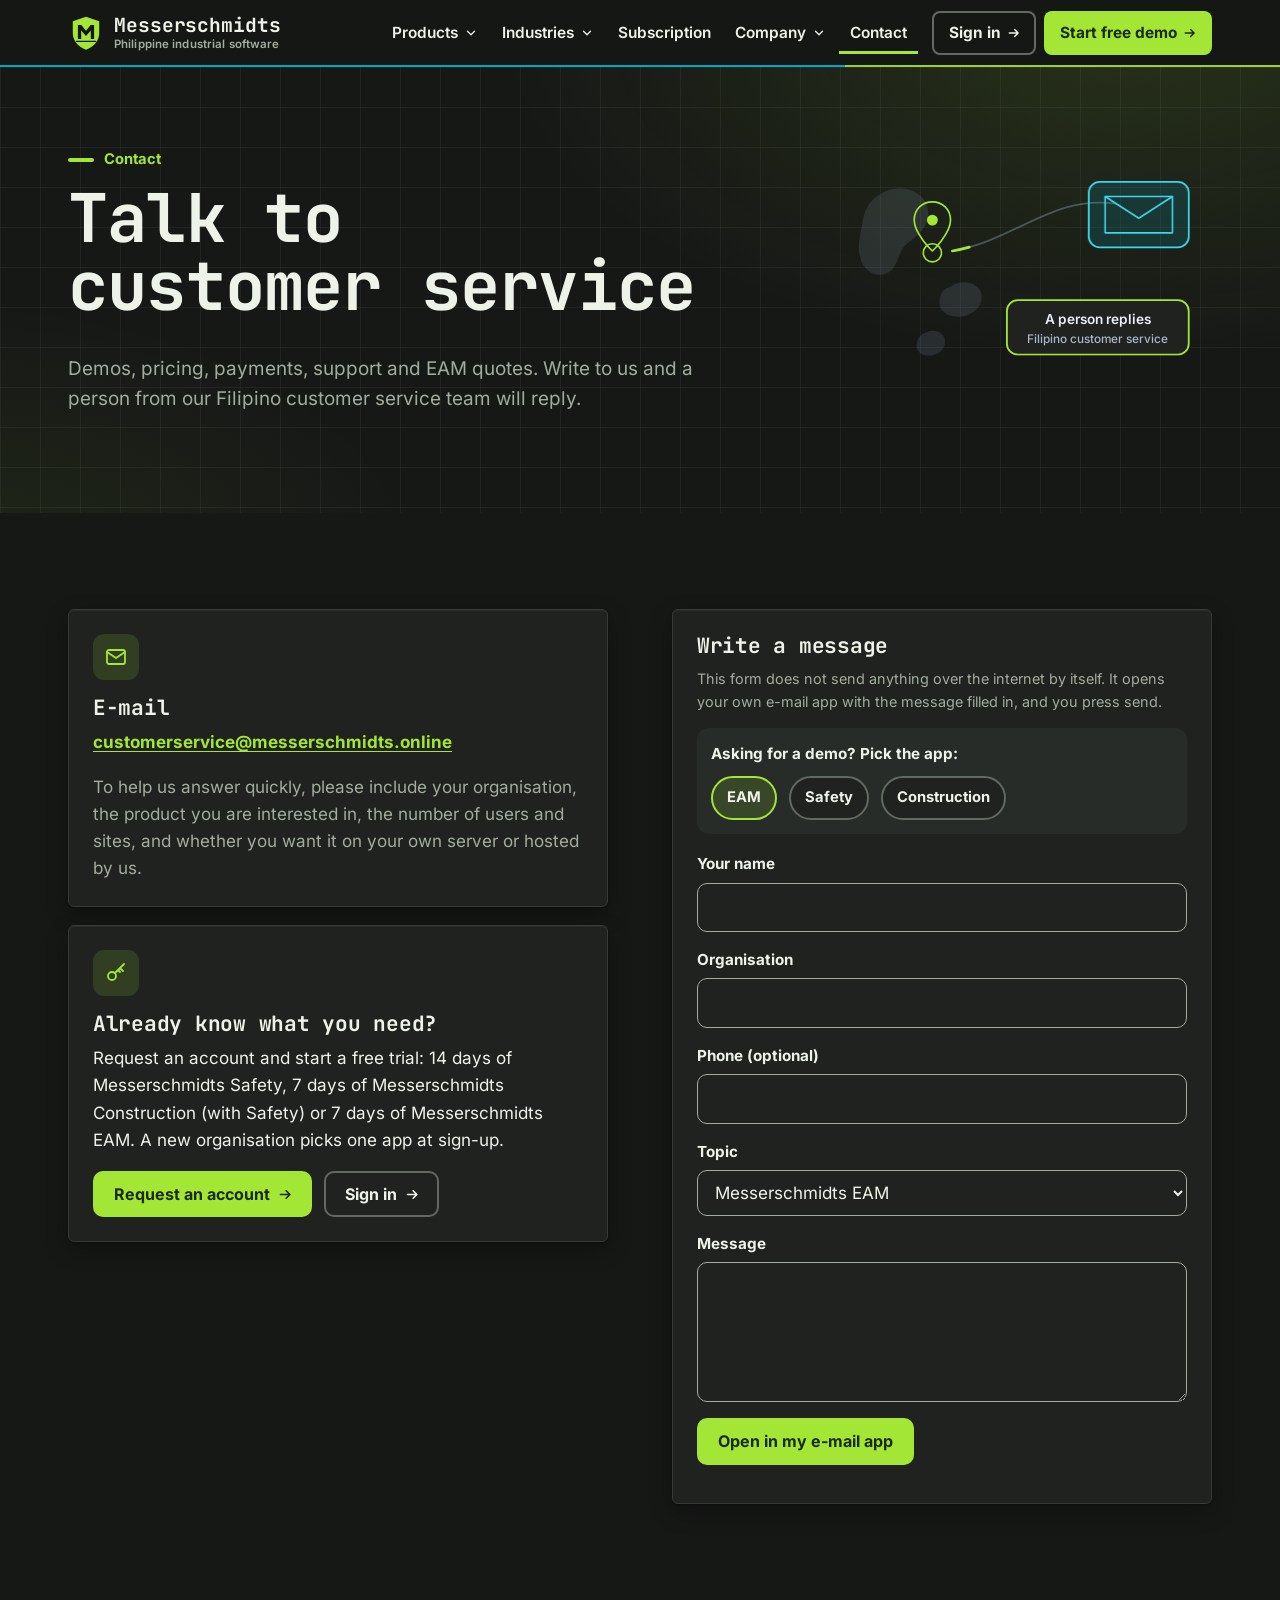
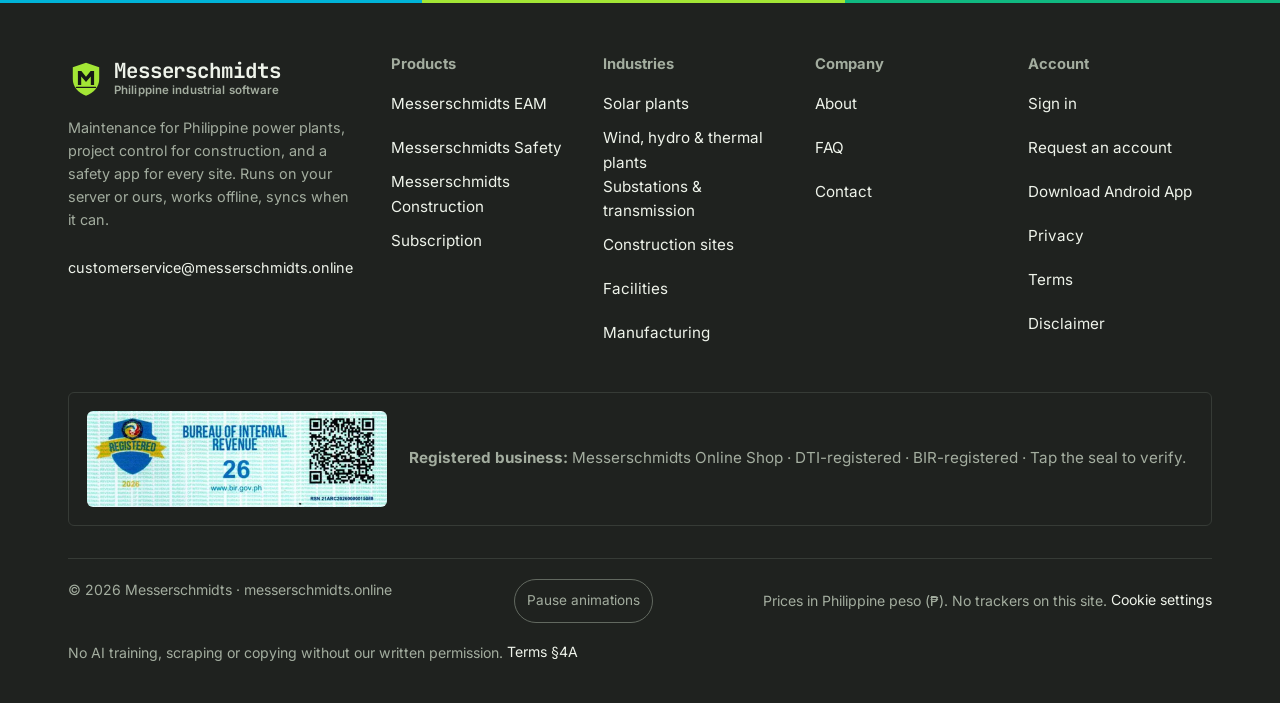
<file: contact.html>
<!doctype html>
<html lang="en">
<head>
<meta charset="utf-8">
<script src="assets/consent.js?v=1"></script>
<meta name="robots" content="index, follow, noai, noimageai">
<meta name="tdm-reservation" content="1">
<meta name="tdm-policy" content="https://messerschmidts.online/terms.html#ai">
<meta name="viewport" content="width=device-width, initial-scale=1">
<title>Contact | Messerschmidts</title>
<meta name="description" content="Contact Messerschmidts customer service at customerservice@messerschmidts.online.">
<link rel="canonical" href="https://messerschmidts.online/contact.html">
<meta property="og:type" content="website">
<meta property="og:site_name" content="Messerschmidts">
<meta property="og:locale" content="en_PH">
<meta property="og:title" content="Contact | Messerschmidts">
<meta property="og:description" content="Contact Messerschmidts customer service at customerservice@messerschmidts.online.">
<meta property="og:url" content="https://messerschmidts.online/contact.html">
<meta property="og:image" content="https://messerschmidts.online/assets/og-image.png">
<meta property="og:image:width" content="1200">
<meta property="og:image:height" content="630">
<meta property="og:image:alt" content="Messerschmidts: software for Philippine industries, EAM for power plants and HSSE">
<meta name="twitter:card" content="summary_large_image">
<meta name="color-scheme" content="light dark">
<meta name="theme-color" content="#161816" media="(prefers-color-scheme: light)">
<meta name="theme-color" content="#161816" media="(prefers-color-scheme: dark)">
<!-- API base for live prices; empty = same origin as this page. -->
<meta name="msm-api" content="https://app.messerschmidts.online">
<!-- Application base for Sign in / sign-up links; empty = same origin. -->
<meta name="msm-app" content="https://app.messerschmidts.online">
<link rel="icon" href="assets/logo.svg" type="image/svg+xml">
<link rel="apple-touch-icon" href="assets/apple-touch-icon.png">
<link rel="preload" href="assets/fonts/BarlowSemiCondensed-Bold-latin.woff2" as="font" type="font/woff2" crossorigin>
<link rel="stylesheet" href="assets/site.css?v=19">
<script src="assets/site.js?v=19" defer></script>
</head>
<body>
<a class="skip-link" href="#main">Skip to main content</a>
<header class="site-header">
  <div class="container header-inner">
    <a class="brand" href="index.html"><svg viewBox="0 0 120 120" aria-hidden="true" focusable="false"><path d="M60 6 104 21v39c0 27-18 45-44 56C34 105 16 87 16 60V21z" fill="#a3e635"/><path d="M33 80V33h11.5L60 52.5 75.5 33H87v47H76V51.5L60 70 44 51.5V80z" fill="#161816"/><path d="M28 88h64" stroke="#161816" stroke-width="4" stroke-linecap="round"/></svg><span>Messerschmidts<small>Philippine industrial software</small></span></a>
    <button class="nav-toggle" type="button" aria-expanded="false" aria-controls="site-nav"><svg viewBox="0 0 24 24" fill="none" stroke="currentColor" stroke-width="1.8" stroke-linecap="round" stroke-linejoin="round" aria-hidden="true" focusable="false"><path d="M4 7h16M4 12h16M4 17h16"/></svg><span>Menu</span></button>
    <nav class="site-nav" id="site-nav" aria-label="Main">
      <ul class="nav-list">
        <li class="has-menu"><button class="menu-toggle" type="button" aria-expanded="false" aria-controls="menu-products">Products<svg class="chev" viewBox="0 0 24 24" fill="none" stroke="currentColor" stroke-width="2.2" stroke-linecap="round" stroke-linejoin="round" aria-hidden="true" focusable="false"><path d="m6 9 6 6 6-6"/></svg></button>
          <div class="menu" id="menu-products"><ul>
            <li><a class="mi-eam" href="eam.html"><span class="mi-icon"><svg viewBox="0 0 24 24" fill="none" stroke="currentColor" stroke-width="1.8" stroke-linecap="round" stroke-linejoin="round" aria-hidden="true" focusable="false"><circle cx="12" cy="12" r="3"/><path d="M12 2v3M12 19v3M2 12h3M19 12h3M4.9 4.9l2.1 2.1M17 17l2.1 2.1M4.9 19.1 7 17M17 7l2.1-2.1"/></svg></span><span><strong>EAM</strong><small>Assets, PM and work orders</small></span></a></li>
            <li><a class="mi-safety" href="safety.html"><span class="mi-icon"><svg viewBox="0 0 24 24" fill="none" stroke="currentColor" stroke-width="1.8" stroke-linecap="round" stroke-linejoin="round" aria-hidden="true" focusable="false"><path d="M12 3 4 6v6c0 4.5 3.4 8 8 9 4.6-1 8-4.5 8-9V6l-8-3Z"/><path d="m8.5 12 2.5 2.5 4.5-5"/></svg></span><span><strong>Safety</strong><small>Permits, people and gates</small></span></a></li>
            <li><a class="mi-build" href="construction.html"><span class="mi-icon"><svg viewBox="0 0 24 24" fill="none" stroke="currentColor" stroke-width="1.8" stroke-linecap="round" stroke-linejoin="round" aria-hidden="true" focusable="false"><path d="M6 21V4h2v17M4 21h8M8 5h13M8 5l5 5M18 5v6"/><rect x="16" y="11" width="4" height="3"/></svg></span><span><strong>Construction</strong><small>Project control</small></span></a></li>
          </ul></div></li>
        <li class="has-menu"><button class="menu-toggle" type="button" aria-expanded="false" aria-controls="menu-industries">Industries<svg class="chev" viewBox="0 0 24 24" fill="none" stroke="currentColor" stroke-width="2.2" stroke-linecap="round" stroke-linejoin="round" aria-hidden="true" focusable="false"><path d="m6 9 6 6 6-6"/></svg></button>
          <div class="menu menu-mega" id="menu-industries"><ul>
            <li><a href="industries.html#solar"><span class="mi-icon"><svg viewBox="0 0 24 24" fill="none" stroke="currentColor" stroke-width="1.8" stroke-linecap="round" stroke-linejoin="round" aria-hidden="true" focusable="false"><circle cx="12" cy="12" r="4"/><path d="M12 2v2M12 20v2M2 12h2M20 12h2M4.9 4.9l1.4 1.4M17.7 17.7l1.4 1.4M4.9 19.1l1.4-1.4M17.7 6.3l1.4-1.4"/></svg></span><span><strong>Solar plants</strong><small>Inverters, strings, trackers</small></span></a></li>
            <li><a href="industries.html#power"><span class="mi-icon"><svg viewBox="0 0 24 24" fill="none" stroke="currentColor" stroke-width="1.8" stroke-linecap="round" stroke-linejoin="round" aria-hidden="true" focusable="false"><path d="M3 8h10a3 3 0 1 0-3-3M3 12h15a3 3 0 1 1-3 3M3 16h7"/></svg></span><span><strong>Wind, hydro &amp; thermal</strong><small>Geothermal, biomass, diesel</small></span></a></li>
            <li><a href="industries.html#grid"><span class="mi-icon"><svg viewBox="0 0 24 24" fill="none" stroke="currentColor" stroke-width="1.8" stroke-linecap="round" stroke-linejoin="round" aria-hidden="true" focusable="false"><path d="M8 21 12 3l4 18M6 8h12M5 12h14M9.5 15h5M7 21h10"/></svg></span><span><strong>Substations &amp; transmission</strong><small>Switchyards, lines, towers</small></span></a></li>
            <li><a href="industries.html#records"><span class="mi-icon"><svg viewBox="0 0 24 24" fill="none" stroke="currentColor" stroke-width="1.8" stroke-linecap="round" stroke-linejoin="round" aria-hidden="true" focusable="false"><rect x="5" y="4" width="14" height="17" rx="2"/><path d="M9 4V3h6v1M9 10h6M9 14h6M9 18h4"/></svg></span><span><strong>Records</strong><small>Maintenance and DOLE safety records</small></span></a></li>
            <li><a href="industries.html#construction"><span class="mi-icon"><svg viewBox="0 0 24 24" fill="none" stroke="currentColor" stroke-width="1.8" stroke-linecap="round" stroke-linejoin="round" aria-hidden="true" focusable="false"><path d="M6 21V4h2v17M4 21h8M8 5h13M8 5l5 5M18 5v6"/><rect x="16" y="11" width="4" height="3"/></svg></span><span><strong>Construction sites</strong><small>Subcontractors, gates and equipment</small></span></a></li>
            <li><a href="industries.html#facilities"><span class="mi-icon"><svg viewBox="0 0 24 24" fill="none" stroke="currentColor" stroke-width="1.8" stroke-linecap="round" stroke-linejoin="round" aria-hidden="true" focusable="false"><path d="M4 21V5l8-2v18M12 8h8v13M2 21h20"/><path d="M7 8h2M7 12h2M7 16h2M15 12h2M15 16h2"/></svg></span><span><strong>Facilities</strong><small>Buildings and campuses</small></span></a></li>
            <li><a href="industries.html#manufacturing"><span class="mi-icon"><svg viewBox="0 0 24 24" fill="none" stroke="currentColor" stroke-width="1.8" stroke-linecap="round" stroke-linejoin="round" aria-hidden="true" focusable="false"><path d="M3 21V10l6 3V10l6 3V6h4v15H3Z"/><path d="M7 17h2M12 17h2M17 17h0"/></svg></span><span><strong>Manufacturing</strong><small>Lines, stores, lock-out</small></span></a></li>
          </ul>
          <div class="menu-foot"><a href="industries.html">Industries overview</a></div></div></li>
        <li><a href="pricing.html">Subscription</a></li>
        <li class="has-menu"><button class="menu-toggle" type="button" aria-expanded="false" aria-controls="menu-company">Company<svg class="chev" viewBox="0 0 24 24" fill="none" stroke="currentColor" stroke-width="2.2" stroke-linecap="round" stroke-linejoin="round" aria-hidden="true" focusable="false"><path d="m6 9 6 6 6-6"/></svg></button>
          <div class="menu menu-sm" id="menu-company"><ul>
            <li><a href="about.html"><span><strong>About</strong><small>Who we are</small></span></a></li>
            <li><a href="faq.html"><span><strong>FAQ</strong><small>Questions and answers</small></span></a></li>
          </ul></div></li>
        <li><a href="contact.html" aria-current="page">Contact</a></li>
      </ul>
      <div class="nav-actions">
        <a class="btn btn-ghost btn-sm" href="/" data-app-link="/">Sign in</a>
        <a class="btn btn-primary btn-sm" href="/#/account/signup" data-app-link="/#/account/signup">Start free demo</a>
      </div>
    </nav>
  </div>
</header>
<main id="main" tabindex="-1">
<section class="page-hero" aria-labelledby="ct-title">
  <div class="container">
    <figure class="ph-art" aria-hidden="true"><svg class="sld" viewBox="0 0 440 300" focusable="false"><path class="f-soft" d="M70 70c20-14 46-6 52 12s-6 30-20 40-10 34-30 36-28-22-24-40 2-36 22-48zM150 170c14-8 30-2 32 10s-8 22-22 24-26-6-24-18 6-12 14-16zM120 222c10-6 22 0 22 10s-12 18-24 14-8-20 2-24z"/>
<g class="bob"><path class="glyph g-amber" d="M108 98c0-12 9-20 20-20s20 8 20 20c0 15-20 34-20 34s-20-19-20-34z"/><circle class="f-amber" cx="128" cy="98" r="6"/></g>
<circle class="ping glyph g-amber" cx="128" cy="134" r="10"/>
<path class="wire" d="M150 132C220 120 260 70 330 80"/><path class="pulse p-amber" pathLength="100" style="--d:.4s" d="M150 132C220 120 260 70 330 80"/>
<g class="pop" style="--d:.5s"><rect class="node-eam" x="300" y="56" width="110" height="72" rx="12"/><path class="glyph g-cyan" d="M318 72h74v40h-74zM318 72l37 24 37-24"/></g>
<g class="pop" style="--d:.9s"><rect class="node-hot" x="210" y="186" width="200" height="60" rx="12"/><text x="310" y="212" text-anchor="middle">A person replies</text><text class="t-sub" x="310" y="233" text-anchor="middle">Filipino customer service</text></g></svg></figure>
    <span class="eyebrow">Contact</span>
    <h1 id="ct-title">Talk to customer service</h1>
    <p class="lead">Demos, pricing, payments, support and EAM quotes. Write to us and a person from our Filipino customer service team will reply.</p>
  </div>
</section>
<section class="section" aria-label="Contact options">
  <div class="container split top">
    <div>
      <div class="card">
        <div class="icon"><svg viewBox="0 0 24 24" fill="none" stroke="currentColor" stroke-width="1.8" stroke-linecap="round" stroke-linejoin="round" aria-hidden="true" focusable="false"><rect x="3" y="5" width="18" height="14" rx="2"/><path d="m3 7 9 6 9-6"/></svg></div>
        <h2 class="card-title">E-mail</h2>
        <p><a class="email" href="mailto:customerservice@messerschmidts.online"><strong>customerservice@messerschmidts.online</strong></a></p>
        <p class="muted">To help us answer quickly, please include your organisation, the product you are interested in, the number of users and sites, and whether you want it on your own server or hosted by us.</p>
      </div>
      <div class="card mt-md">
        <div class="icon"><svg viewBox="0 0 24 24" fill="none" stroke="currentColor" stroke-width="1.8" stroke-linecap="round" stroke-linejoin="round" aria-hidden="true" focusable="false"><circle cx="8" cy="15" r="4"/><path d="m11 12 9-9M16 7l3 3M14 9l2 2"/></svg></div>
        <h2 class="card-title">Already know what you need?</h2>
        <p>Request an account and start a free trial: <span data-trial="safety">14 days</span> of Messerschmidts Safety, <span data-trial="construction">7 days</span> of Messerschmidts Construction (with Safety) or <span data-trial="eam">7 days</span> of Messerschmidts EAM. A new organisation picks one app at sign-up.</p>
        <div class="btn-row"><a class="btn btn-primary" href="/#/account/signup" data-app-link="/#/account/signup">Request an account</a><a class="btn btn-ghost" href="/" data-app-link="/">Sign in</a></div>
      </div>
    </div>
    <div class="card contact-form">
      <h2 class="card-title">Write a message</h2>
      <p class="muted small">This form does not send anything over the internet by itself. It opens your own e-mail app with the message filled in, and you press send.</p>
      <form id="contact-form" action="mailto:customerservice@messerschmidts.online" method="post" enctype="text/plain">
        <div class="demo-pick" data-demo-pick hidden><p id="pick-label">Asking for a demo? Pick the app:</p><div class="btn-row" role="group" aria-labelledby="pick-label"><button type="button" data-topic="Messerschmidts EAM" aria-pressed="false">EAM</button><button type="button" data-topic="Messerschmidts Safety demo" aria-pressed="false">Safety</button><button type="button" data-topic="Messerschmidts Construction demo" aria-pressed="false">Construction</button></div></div>
        <div class="field"><label for="f-name">Your name</label><input id="f-name" name="name" autocomplete="name" required></div>
        <div class="field"><label for="f-org">Organisation</label><input id="f-org" name="org" autocomplete="organization"></div>
        <div class="field"><label for="f-phone">Phone (optional)</label><input id="f-phone" name="phone" type="tel" autocomplete="tel"></div>
        <div class="field"><label for="f-topic">Topic</label>
          <select id="f-topic" name="topic">
            <option>Messerschmidts EAM</option>
            <option>Messerschmidts Safety demo</option>
            <option>Messerschmidts Construction demo</option>
            <option>Pricing and payment</option>
            <option>Running on our own server</option>
            <option>Support</option>
            <option>General question</option>
          </select></div>
        <div class="field"><label for="f-msg">Message</label><textarea id="f-msg" name="message" required></textarea></div>
        <button class="btn btn-primary" type="submit">Open in my e-mail app</button>
        <p class="muted small mt-sm" id="contact-note" role="status"></p>
      </form>
    </div>
  </div>
</section>
</main>
<footer class="site-footer">
  <div class="container">
    <div class="footer-grid">
      <div class="footer-brand">
        <a class="brand" href="index.html"><svg viewBox="0 0 120 120" aria-hidden="true" focusable="false"><path d="M60 6 104 21v39c0 27-18 45-44 56C34 105 16 87 16 60V21z" fill="#a3e635"/><path d="M33 80V33h11.5L60 52.5 75.5 33H87v47H76V51.5L60 70 44 51.5V80z" fill="#161816"/><path d="M28 88h64" stroke="#161816" stroke-width="4" stroke-linecap="round"/></svg><span>Messerschmidts<small>Philippine industrial software</small></span></a>
        <p class="muted small footer-blurb">Maintenance for Philippine power plants, project control for construction, and a safety app for every site. Runs on your server or ours, works offline, syncs when it can.</p>
        <p class="small"><a class="email" href="mailto:customerservice@messerschmidts.online">customerservice@messerschmidts.online</a></p>
      </div>
      <nav aria-label="Products"><h2>Products</h2><ul>
        <li><a href="eam.html">Messerschmidts EAM</a></li>
        <li><a href="safety.html">Messerschmidts Safety</a></li>
        <li><a href="construction.html">Messerschmidts Construction</a></li>
        <li><a href="pricing.html">Subscription</a></li>
      </ul></nav>
      <nav aria-label="Industries"><h2>Industries</h2><ul>
        <li><a href="industries.html#solar">Solar plants</a></li>
        <li><a href="industries.html#power">Wind, hydro &amp; thermal plants</a></li>
        <li><a href="industries.html#grid">Substations &amp; transmission</a></li>
        <li><a href="industries.html#construction">Construction sites</a></li>
        <li><a href="industries.html#facilities">Facilities</a></li>
        <li><a href="industries.html#manufacturing">Manufacturing</a></li>
      </ul></nav>
      <nav aria-label="Company"><h2>Company</h2><ul>
        <li><a href="about.html">About</a></li>
        <li><a href="faq.html">FAQ</a></li>
        <li><a href="contact.html">Contact</a></li>
      </ul></nav>
      <nav aria-label="Account"><h2>Account</h2><ul>
        <li><a href="/" data-app-link="/">Sign in</a></li>
        <li><a href="/#/account/signup" data-app-link="/#/account/signup">Request an account</a></li>
        <li><a href="/assets/app/scanner-security.apk" download="scanner-security.apk">Download Android App</a></li>
        <li><a href="privacy.html">Privacy</a></li>
        <li><a href="terms.html">Terms</a></li>
        <li><a href="disclaimer.html">Disclaimer</a></li>
      </ul></nav>
    </div>
    <div class="bir-seal">
      <a href="https://verify.bir.gov.ph/correspondence/81de7a6afad44d0c9144605066e88b05" target="_blank" rel="noopener" aria-label="Verify our BIR registration (opens the Bureau of Internal Revenue verification page)"><img src="assets/bir-seal-online-shop-600.webp" srcset="assets/bir-seal-online-shop-600.webp 600w, assets/bir-seal-online-shop.webp 1030w" sizes="300px" width="300" height="96" loading="lazy" decoding="async" alt="BIR Registration Seal Badge 2026, Messerschmidts Online Shop, RSN 21ARC20260000015088"></a>
      <p class="small muted"><strong>Registered business:</strong> Messerschmidts Online Shop &middot; DTI-registered &middot; BIR-registered &middot; Tap the seal to verify.</p>
    </div>
    <div class="footer-bottom">
      <span>&copy; <span data-year>2026</span> Messerschmidts &middot; messerschmidts.online</span> <button class="motion-toggle" type="button" aria-pressed="false" hidden>Pause animations</button>
      <span>Prices in Philippine peso (&#8369;). No trackers on this site. <a href="#" data-consent-open hidden>Cookie settings</a></span>
      <span>No AI training, scraping or copying without our written permission. <a href="terms.html#ai">Terms &sect;4A</a></span>
    </div>
  </div>
</footer>
</body>
</html>
</file>
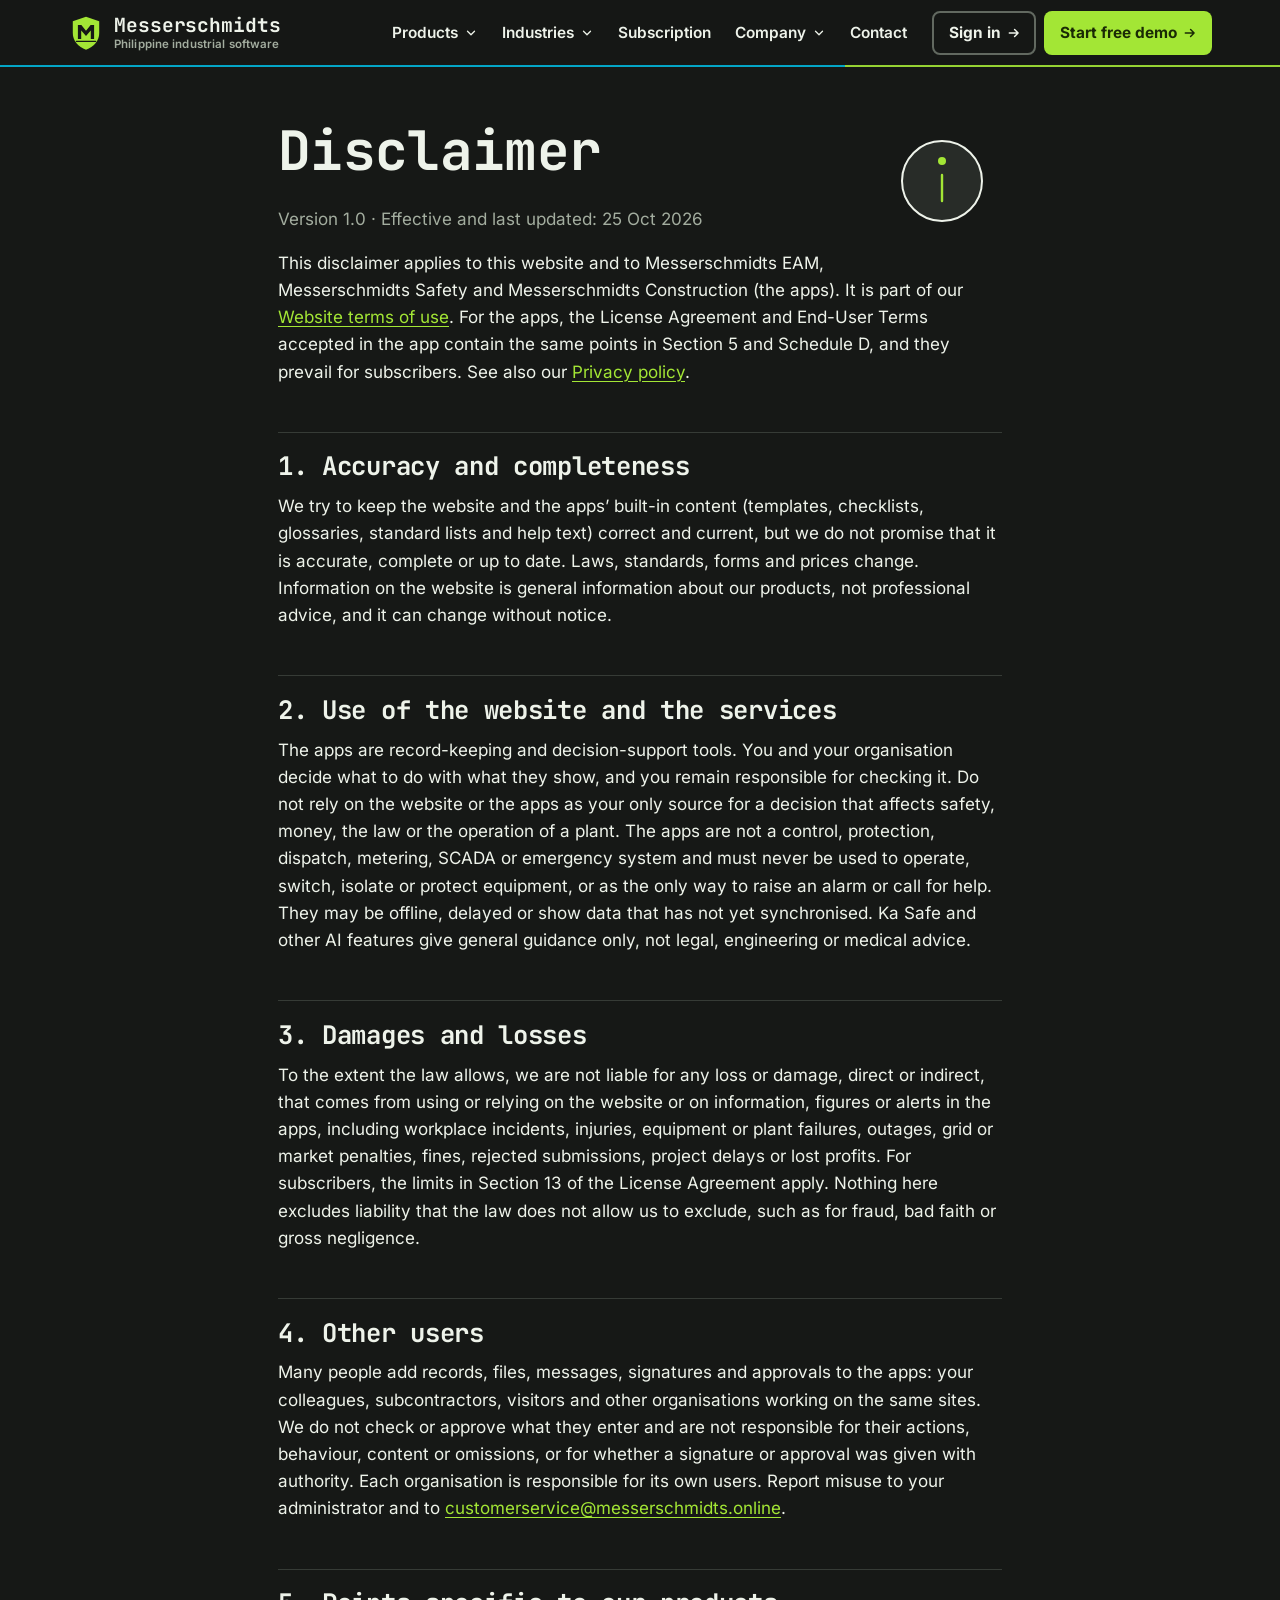
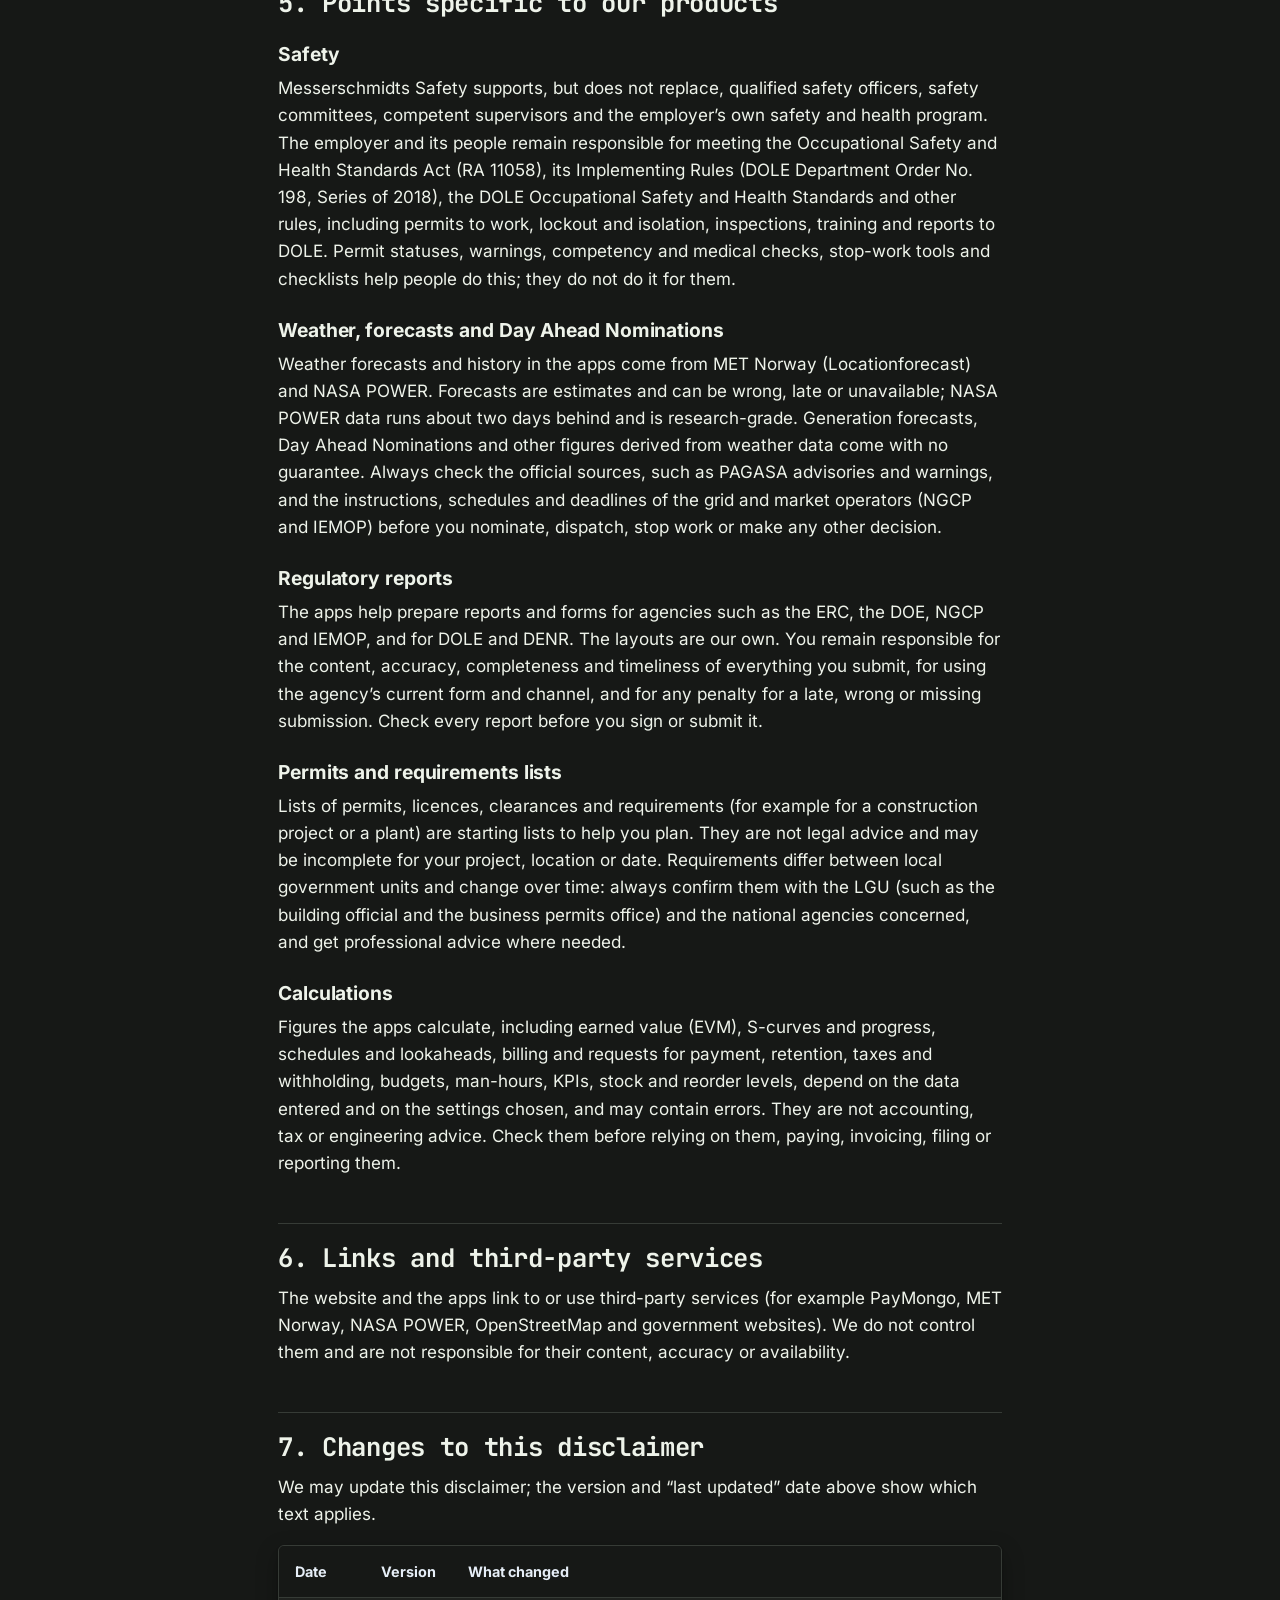
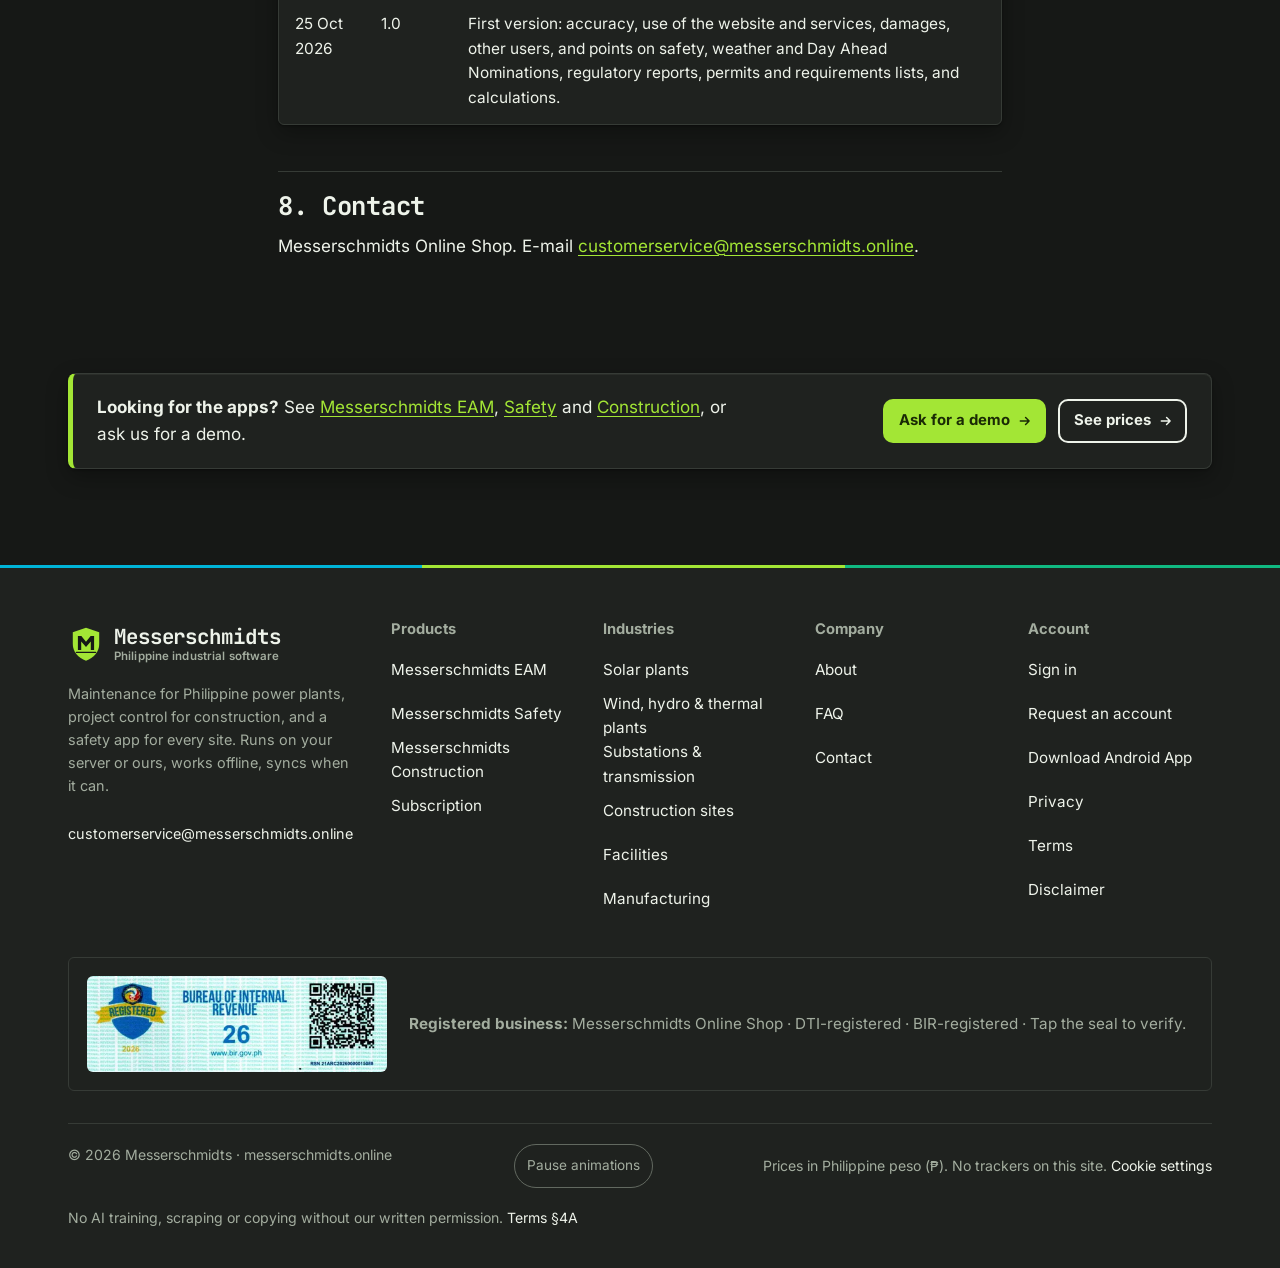
<file: disclaimer.html>
<!doctype html>
<html lang="en">
<head>
<meta charset="utf-8">
<script src="assets/consent.js?v=1"></script>
<meta name="robots" content="index, follow, noai, noimageai">
<meta name="tdm-reservation" content="1">
<meta name="tdm-policy" content="https://messerschmidts.online/terms.html#ai">
<meta name="viewport" content="width=device-width, initial-scale=1">
<title>Disclaimer | Messerschmidts</title>
<meta name="description" content="Disclaimer for messerschmidts.online and the Messerschmidts apps: accuracy, safety, weather and Day Ahead Nominations, regulatory reports, permits lists and calculations.">
<link rel="canonical" href="https://messerschmidts.online/disclaimer.html">
<meta property="og:type" content="website">
<meta property="og:site_name" content="Messerschmidts">
<meta property="og:locale" content="en_PH">
<meta property="og:title" content="Disclaimer | Messerschmidts">
<meta property="og:description" content="Disclaimer for messerschmidts.online and the Messerschmidts apps: accuracy, safety, weather and Day Ahead Nominations, regulatory reports, permits lists and calculations.">
<meta property="og:url" content="https://messerschmidts.online/disclaimer.html">
<meta property="og:image" content="https://messerschmidts.online/assets/og-image.png">
<meta property="og:image:width" content="1200">
<meta property="og:image:height" content="630">
<meta property="og:image:alt" content="Messerschmidts: software for Philippine industries, EAM for power plants and HSSE">
<meta name="twitter:card" content="summary_large_image">
<meta name="color-scheme" content="light dark">
<meta name="theme-color" content="#161816" media="(prefers-color-scheme: light)">
<meta name="theme-color" content="#161816" media="(prefers-color-scheme: dark)">
<!-- API base for live prices; empty = same origin as this page. -->
<meta name="msm-api" content="https://app.messerschmidts.online">
<!-- Application base for Sign in / sign-up links; empty = same origin. -->
<meta name="msm-app" content="https://app.messerschmidts.online">
<link rel="icon" href="assets/logo.svg" type="image/svg+xml">
<link rel="apple-touch-icon" href="assets/apple-touch-icon.png">
<link rel="preload" href="assets/fonts/BarlowSemiCondensed-Bold-latin.woff2" as="font" type="font/woff2" crossorigin>
<link rel="stylesheet" href="assets/site.css?v=19">
<script src="assets/site.js?v=19" defer></script>
</head>
<body>
<a class="skip-link" href="#main">Skip to main content</a>
<header class="site-header">
  <div class="container header-inner">
    <a class="brand" href="index.html"><svg viewBox="0 0 120 120" aria-hidden="true" focusable="false"><path d="M60 6 104 21v39c0 27-18 45-44 56C34 105 16 87 16 60V21z" fill="#a3e635"/><path d="M33 80V33h11.5L60 52.5 75.5 33H87v47H76V51.5L60 70 44 51.5V80z" fill="#161816"/><path d="M28 88h64" stroke="#161816" stroke-width="4" stroke-linecap="round"/></svg><span>Messerschmidts<small>Philippine industrial software</small></span></a>
    <button class="nav-toggle" type="button" aria-expanded="false" aria-controls="site-nav"><svg viewBox="0 0 24 24" fill="none" stroke="currentColor" stroke-width="1.8" stroke-linecap="round" stroke-linejoin="round" aria-hidden="true" focusable="false"><path d="M4 7h16M4 12h16M4 17h16"/></svg><span>Menu</span></button>
    <nav class="site-nav" id="site-nav" aria-label="Main">
      <ul class="nav-list">
        <li class="has-menu"><button class="menu-toggle" type="button" aria-expanded="false" aria-controls="menu-products">Products<svg class="chev" viewBox="0 0 24 24" fill="none" stroke="currentColor" stroke-width="2.2" stroke-linecap="round" stroke-linejoin="round" aria-hidden="true" focusable="false"><path d="m6 9 6 6 6-6"/></svg></button>
          <div class="menu" id="menu-products"><ul>
            <li><a class="mi-eam" href="eam.html"><span class="mi-icon"><svg viewBox="0 0 24 24" fill="none" stroke="currentColor" stroke-width="1.8" stroke-linecap="round" stroke-linejoin="round" aria-hidden="true" focusable="false"><circle cx="12" cy="12" r="3"/><path d="M12 2v3M12 19v3M2 12h3M19 12h3M4.9 4.9l2.1 2.1M17 17l2.1 2.1M4.9 19.1 7 17M17 7l2.1-2.1"/></svg></span><span><strong>EAM</strong><small>Assets, PM and work orders</small></span></a></li>
            <li><a class="mi-safety" href="safety.html"><span class="mi-icon"><svg viewBox="0 0 24 24" fill="none" stroke="currentColor" stroke-width="1.8" stroke-linecap="round" stroke-linejoin="round" aria-hidden="true" focusable="false"><path d="M12 3 4 6v6c0 4.5 3.4 8 8 9 4.6-1 8-4.5 8-9V6l-8-3Z"/><path d="m8.5 12 2.5 2.5 4.5-5"/></svg></span><span><strong>Safety</strong><small>Permits, people and gates</small></span></a></li>
            <li><a class="mi-build" href="construction.html"><span class="mi-icon"><svg viewBox="0 0 24 24" fill="none" stroke="currentColor" stroke-width="1.8" stroke-linecap="round" stroke-linejoin="round" aria-hidden="true" focusable="false"><path d="M6 21V4h2v17M4 21h8M8 5h13M8 5l5 5M18 5v6"/><rect x="16" y="11" width="4" height="3"/></svg></span><span><strong>Construction</strong><small>Project control</small></span></a></li>
          </ul></div></li>
        <li class="has-menu"><button class="menu-toggle" type="button" aria-expanded="false" aria-controls="menu-industries">Industries<svg class="chev" viewBox="0 0 24 24" fill="none" stroke="currentColor" stroke-width="2.2" stroke-linecap="round" stroke-linejoin="round" aria-hidden="true" focusable="false"><path d="m6 9 6 6 6-6"/></svg></button>
          <div class="menu menu-mega" id="menu-industries"><ul>
            <li><a href="industries.html#solar"><span class="mi-icon"><svg viewBox="0 0 24 24" fill="none" stroke="currentColor" stroke-width="1.8" stroke-linecap="round" stroke-linejoin="round" aria-hidden="true" focusable="false"><circle cx="12" cy="12" r="4"/><path d="M12 2v2M12 20v2M2 12h2M20 12h2M4.9 4.9l1.4 1.4M17.7 17.7l1.4 1.4M4.9 19.1l1.4-1.4M17.7 6.3l1.4-1.4"/></svg></span><span><strong>Solar plants</strong><small>Inverters, strings, trackers</small></span></a></li>
            <li><a href="industries.html#power"><span class="mi-icon"><svg viewBox="0 0 24 24" fill="none" stroke="currentColor" stroke-width="1.8" stroke-linecap="round" stroke-linejoin="round" aria-hidden="true" focusable="false"><path d="M3 8h10a3 3 0 1 0-3-3M3 12h15a3 3 0 1 1-3 3M3 16h7"/></svg></span><span><strong>Wind, hydro &amp; thermal</strong><small>Geothermal, biomass, diesel</small></span></a></li>
            <li><a href="industries.html#grid"><span class="mi-icon"><svg viewBox="0 0 24 24" fill="none" stroke="currentColor" stroke-width="1.8" stroke-linecap="round" stroke-linejoin="round" aria-hidden="true" focusable="false"><path d="M8 21 12 3l4 18M6 8h12M5 12h14M9.5 15h5M7 21h10"/></svg></span><span><strong>Substations &amp; transmission</strong><small>Switchyards, lines, towers</small></span></a></li>
            <li><a href="industries.html#records"><span class="mi-icon"><svg viewBox="0 0 24 24" fill="none" stroke="currentColor" stroke-width="1.8" stroke-linecap="round" stroke-linejoin="round" aria-hidden="true" focusable="false"><rect x="5" y="4" width="14" height="17" rx="2"/><path d="M9 4V3h6v1M9 10h6M9 14h6M9 18h4"/></svg></span><span><strong>Records</strong><small>Maintenance and DOLE safety records</small></span></a></li>
            <li><a href="industries.html#construction"><span class="mi-icon"><svg viewBox="0 0 24 24" fill="none" stroke="currentColor" stroke-width="1.8" stroke-linecap="round" stroke-linejoin="round" aria-hidden="true" focusable="false"><path d="M6 21V4h2v17M4 21h8M8 5h13M8 5l5 5M18 5v6"/><rect x="16" y="11" width="4" height="3"/></svg></span><span><strong>Construction sites</strong><small>Subcontractors, gates and equipment</small></span></a></li>
            <li><a href="industries.html#facilities"><span class="mi-icon"><svg viewBox="0 0 24 24" fill="none" stroke="currentColor" stroke-width="1.8" stroke-linecap="round" stroke-linejoin="round" aria-hidden="true" focusable="false"><path d="M4 21V5l8-2v18M12 8h8v13M2 21h20"/><path d="M7 8h2M7 12h2M7 16h2M15 12h2M15 16h2"/></svg></span><span><strong>Facilities</strong><small>Buildings and campuses</small></span></a></li>
            <li><a href="industries.html#manufacturing"><span class="mi-icon"><svg viewBox="0 0 24 24" fill="none" stroke="currentColor" stroke-width="1.8" stroke-linecap="round" stroke-linejoin="round" aria-hidden="true" focusable="false"><path d="M3 21V10l6 3V10l6 3V6h4v15H3Z"/><path d="M7 17h2M12 17h2M17 17h0"/></svg></span><span><strong>Manufacturing</strong><small>Lines, stores, lock-out</small></span></a></li>
          </ul>
          <div class="menu-foot"><a href="industries.html">Industries overview</a></div></div></li>
        <li><a href="pricing.html">Subscription</a></li>
        <li class="has-menu"><button class="menu-toggle" type="button" aria-expanded="false" aria-controls="menu-company">Company<svg class="chev" viewBox="0 0 24 24" fill="none" stroke="currentColor" stroke-width="2.2" stroke-linecap="round" stroke-linejoin="round" aria-hidden="true" focusable="false"><path d="m6 9 6 6 6-6"/></svg></button>
          <div class="menu menu-sm" id="menu-company"><ul>
            <li><a href="about.html"><span><strong>About</strong><small>Who we are</small></span></a></li>
            <li><a href="faq.html"><span><strong>FAQ</strong><small>Questions and answers</small></span></a></li>
          </ul></div></li>
        <li><a href="contact.html">Contact</a></li>
      </ul>
      <div class="nav-actions">
        <a class="btn btn-ghost btn-sm" href="/" data-app-link="/">Sign in</a>
        <a class="btn btn-primary btn-sm" href="/#/account/signup" data-app-link="/#/account/signup">Start free demo</a>
      </div>
    </nav>
  </div>
</header>
<main id="main" tabindex="-1">
<section class="section legal-section"><div class="container prose">
<figure class="art legal-art" aria-hidden="true"><svg viewBox="0 0 120 116" focusable="false"><circle class="fs ln" cx="60" cy="58" r="40"/><path class="ln-a" d="M60 52v26"/><circle class="fa blink" cx="60" cy="38" r="4"/></svg></figure>
<h1>Disclaimer</h1>
<p class="muted">Version 1.0 &middot; Effective and last updated: 25 Oct 2026</p>
<p>This disclaimer applies to this website and to Messerschmidts EAM, Messerschmidts Safety and Messerschmidts Construction (the apps). It is part of our <a href="terms.html">Website terms of use</a>. For the apps, the License Agreement and End-User Terms accepted in the app contain the same points in Section 5 and Schedule D, and they prevail for subscribers. See also our <a href="privacy.html">Privacy policy</a>.</p>

<h2 id="accuracy">1. Accuracy and completeness</h2>
<p>We try to keep the website and the apps&rsquo; built-in content (templates, checklists, glossaries, standard lists and help text) correct and current, but we do not promise that it is accurate, complete or up to date. Laws, standards, forms and prices change. Information on the website is general information about our products, not professional advice, and it can change without notice.</p>

<h2 id="use">2. Use of the website and the services</h2>
<p>The apps are record-keeping and decision-support tools. You and your organisation decide what to do with what they show, and you remain responsible for checking it. Do not rely on the website or the apps as your only source for a decision that affects safety, money, the law or the operation of a plant. The apps are not a control, protection, dispatch, metering, SCADA or emergency system and must never be used to operate, switch, isolate or protect equipment, or as the only way to raise an alarm or call for help. They may be offline, delayed or show data that has not yet synchronised. Ka Safe and other AI features give general guidance only, not legal, engineering or medical advice.</p>

<h2 id="damages">3. Damages and losses</h2>
<p>To the extent the law allows, we are not liable for any loss or damage, direct or indirect, that comes from using or relying on the website or on information, figures or alerts in the apps, including workplace incidents, injuries, equipment or plant failures, outages, grid or market penalties, fines, rejected submissions, project delays or lost profits. For subscribers, the limits in Section 13 of the License Agreement apply. Nothing here excludes liability that the law does not allow us to exclude, such as for fraud, bad faith or gross negligence.</p>

<h2 id="others">4. Other users</h2>
<p>Many people add records, files, messages, signatures and approvals to the apps: your colleagues, subcontractors, visitors and other organisations working on the same sites. We do not check or approve what they enter and are not responsible for their actions, behaviour, content or omissions, or for whether a signature or approval was given with authority. Each organisation is responsible for its own users. Report misuse to your administrator and to <a class="email" href="mailto:customerservice@messerschmidts.online">customerservice@messerschmidts.online</a>.</p>

<h2 id="industry">5. Points specific to our products</h2>
<h3 id="safety">Safety</h3>
<p>Messerschmidts Safety supports, but does not replace, qualified safety officers, safety committees, competent supervisors and the employer&rsquo;s own safety and health program. The employer and its people remain responsible for meeting the Occupational Safety and Health Standards Act (RA 11058), its Implementing Rules (DOLE Department Order No. 198, Series of 2018), the DOLE Occupational Safety and Health Standards and other rules, including permits to work, lockout and isolation, inspections, training and reports to DOLE. Permit statuses, warnings, competency and medical checks, stop-work tools and checklists help people do this; they do not do it for them.</p>
<h3 id="weather">Weather, forecasts and Day Ahead Nominations</h3>
<p>Weather forecasts and history in the apps come from MET Norway (Locationforecast) and NASA POWER. Forecasts are estimates and can be wrong, late or unavailable; NASA POWER data runs about two days behind and is research-grade. Generation forecasts, Day Ahead Nominations and other figures derived from weather data come with no guarantee. Always check the official sources, such as PAGASA advisories and warnings, and the instructions, schedules and deadlines of the grid and market operators (NGCP and IEMOP) before you nominate, dispatch, stop work or make any other decision.</p>
<h3 id="regulatory">Regulatory reports</h3>
<p>The apps help prepare reports and forms for agencies such as the ERC, the DOE, NGCP and IEMOP, and for DOLE and DENR. The layouts are our own. You remain responsible for the content, accuracy, completeness and timeliness of everything you submit, for using the agency&rsquo;s current form and channel, and for any penalty for a late, wrong or missing submission. Check every report before you sign or submit it.</p>
<h3 id="permits">Permits and requirements lists</h3>
<p>Lists of permits, licences, clearances and requirements (for example for a construction project or a plant) are starting lists to help you plan. They are not legal advice and may be incomplete for your project, location or date. Requirements differ between local government units and change over time: always confirm them with the LGU (such as the building official and the business permits office) and the national agencies concerned, and get professional advice where needed.</p>
<h3 id="calculations">Calculations</h3>
<p>Figures the apps calculate, including earned value (EVM), S-curves and progress, schedules and lookaheads, billing and requests for payment, retention, taxes and withholding, budgets, man-hours, KPIs, stock and reorder levels, depend on the data entered and on the settings chosen, and may contain errors. They are not accounting, tax or engineering advice. Check them before relying on them, paying, invoicing, filing or reporting them.</p>

<h2 id="links">6. Links and third-party services</h2>
<p>The website and the apps link to or use third-party services (for example PayMongo, MET Norway, NASA POWER, OpenStreetMap and government websites). We do not control them and are not responsible for their content, accuracy or availability.</p>

<h2 id="changes">7. Changes to this disclaimer</h2>
<p>We may update this disclaimer; the version and &ldquo;last updated&rdquo; date above show which text applies.</p>
<div class="table-wrap"><table>
<caption class="visually-hidden">History of changes to this disclaimer</caption>
<thead><tr><th scope="col">Date</th><th scope="col">Version</th><th scope="col">What changed</th></tr></thead>
<tbody>
<tr><td>25 Oct 2026</td><td>1.0</td><td>First version: accuracy, use of the website and services, damages, other users, and points on safety, weather and Day Ahead Nominations, regulatory reports, permits and requirements lists, and calculations.</td></tr>
</tbody></table></div>

<h2 id="contact">8. Contact</h2>
<p>Messerschmidts Online Shop. E-mail <a class="email" href="mailto:customerservice@messerschmidts.online">customerservice@messerschmidts.online</a>.</p>
</div></section>
<section class="section strip-section" aria-label="Products and demos">
  <div class="container">
    <div class="cta-strip">
      <p><strong>Looking for the apps?</strong> See <a href="eam.html">Messerschmidts EAM</a>, <a href="safety.html">Safety</a> and <a href="construction.html">Construction</a>, or ask us for a demo.</p>
      <div class="btn-row"><a class="btn btn-primary btn-sm" href="contact.html">Ask for a demo</a><a class="btn btn-secondary btn-sm" href="pricing.html">See prices</a></div>
    </div>
  </div>
</section>
</main>
<footer class="site-footer">
  <div class="container">
    <div class="footer-grid">
      <div class="footer-brand">
        <a class="brand" href="index.html"><svg viewBox="0 0 120 120" aria-hidden="true" focusable="false"><path d="M60 6 104 21v39c0 27-18 45-44 56C34 105 16 87 16 60V21z" fill="#a3e635"/><path d="M33 80V33h11.5L60 52.5 75.5 33H87v47H76V51.5L60 70 44 51.5V80z" fill="#161816"/><path d="M28 88h64" stroke="#161816" stroke-width="4" stroke-linecap="round"/></svg><span>Messerschmidts<small>Philippine industrial software</small></span></a>
        <p class="muted small footer-blurb">Maintenance for Philippine power plants, project control for construction, and a safety app for every site. Runs on your server or ours, works offline, syncs when it can.</p>
        <p class="small"><a class="email" href="mailto:customerservice@messerschmidts.online">customerservice@messerschmidts.online</a></p>
      </div>
      <nav aria-label="Products"><h2>Products</h2><ul>
        <li><a href="eam.html">Messerschmidts EAM</a></li>
        <li><a href="safety.html">Messerschmidts Safety</a></li>
        <li><a href="construction.html">Messerschmidts Construction</a></li>
        <li><a href="pricing.html">Subscription</a></li>
      </ul></nav>
      <nav aria-label="Industries"><h2>Industries</h2><ul>
        <li><a href="industries.html#solar">Solar plants</a></li>
        <li><a href="industries.html#power">Wind, hydro &amp; thermal plants</a></li>
        <li><a href="industries.html#grid">Substations &amp; transmission</a></li>
        <li><a href="industries.html#construction">Construction sites</a></li>
        <li><a href="industries.html#facilities">Facilities</a></li>
        <li><a href="industries.html#manufacturing">Manufacturing</a></li>
      </ul></nav>
      <nav aria-label="Company"><h2>Company</h2><ul>
        <li><a href="about.html">About</a></li>
        <li><a href="faq.html">FAQ</a></li>
        <li><a href="contact.html">Contact</a></li>
      </ul></nav>
      <nav aria-label="Account"><h2>Account</h2><ul>
        <li><a href="/" data-app-link="/">Sign in</a></li>
        <li><a href="/#/account/signup" data-app-link="/#/account/signup">Request an account</a></li>
        <li><a href="/assets/app/scanner-security.apk" download="scanner-security.apk">Download Android App</a></li>
        <li><a href="privacy.html">Privacy</a></li>
        <li><a href="terms.html">Terms</a></li>
        <li><a href="disclaimer.html">Disclaimer</a></li>
      </ul></nav>
    </div>
    <div class="bir-seal">
      <a href="https://verify.bir.gov.ph/correspondence/81de7a6afad44d0c9144605066e88b05" target="_blank" rel="noopener" aria-label="Verify our BIR registration (opens the Bureau of Internal Revenue verification page)"><img src="assets/bir-seal-online-shop-600.webp" srcset="assets/bir-seal-online-shop-600.webp 600w, assets/bir-seal-online-shop.webp 1030w" sizes="300px" width="300" height="96" loading="lazy" decoding="async" alt="BIR Registration Seal Badge 2026, Messerschmidts Online Shop, RSN 21ARC20260000015088"></a>
      <p class="small muted"><strong>Registered business:</strong> Messerschmidts Online Shop &middot; DTI-registered &middot; BIR-registered &middot; Tap the seal to verify.</p>
    </div>
    <div class="footer-bottom">
      <span>&copy; <span data-year>2026</span> Messerschmidts &middot; messerschmidts.online</span> <button class="motion-toggle" type="button" aria-pressed="false" hidden>Pause animations</button>
      <span>Prices in Philippine peso (&#8369;). No trackers on this site. <a href="#" data-consent-open hidden>Cookie settings</a></span>
      <span>No AI training, scraping or copying without our written permission. <a href="terms.html#ai">Terms &sect;4A</a></span>
    </div>
  </div>
</footer>
</body>
</html>
</file>
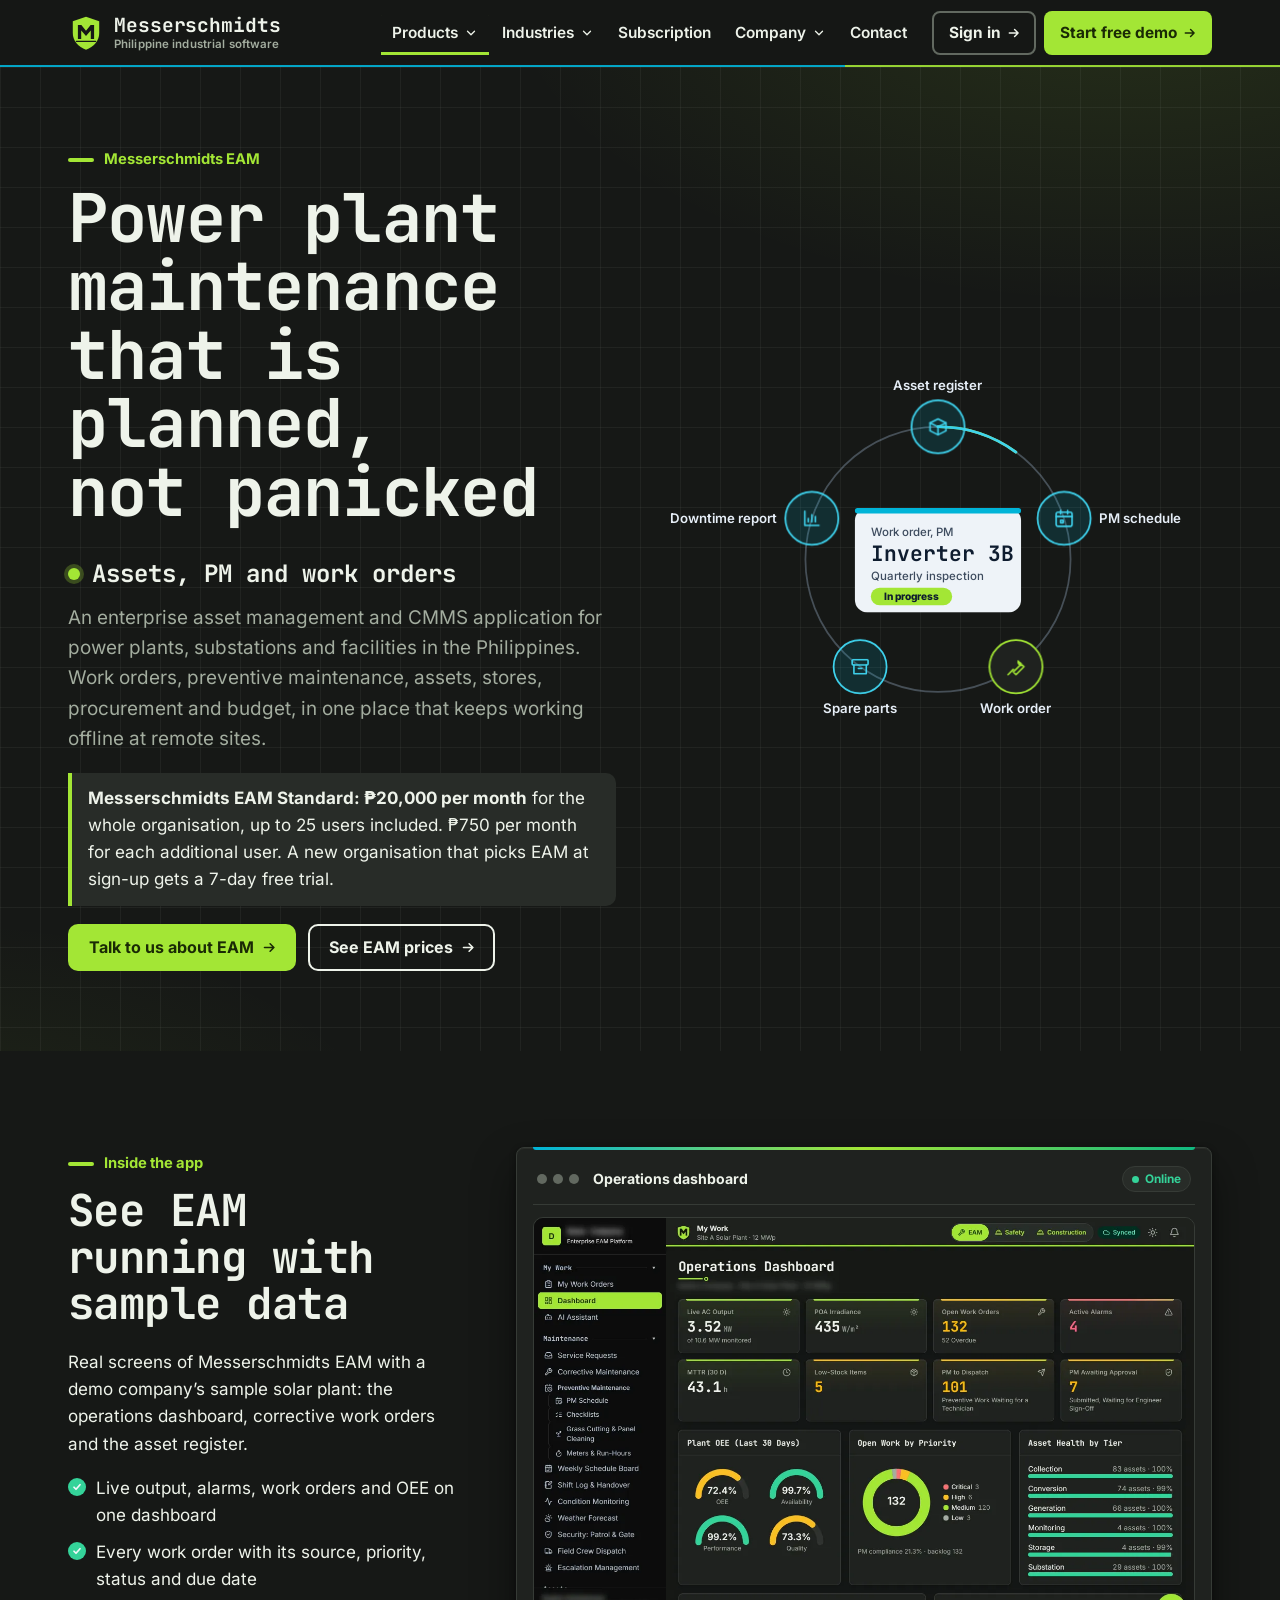
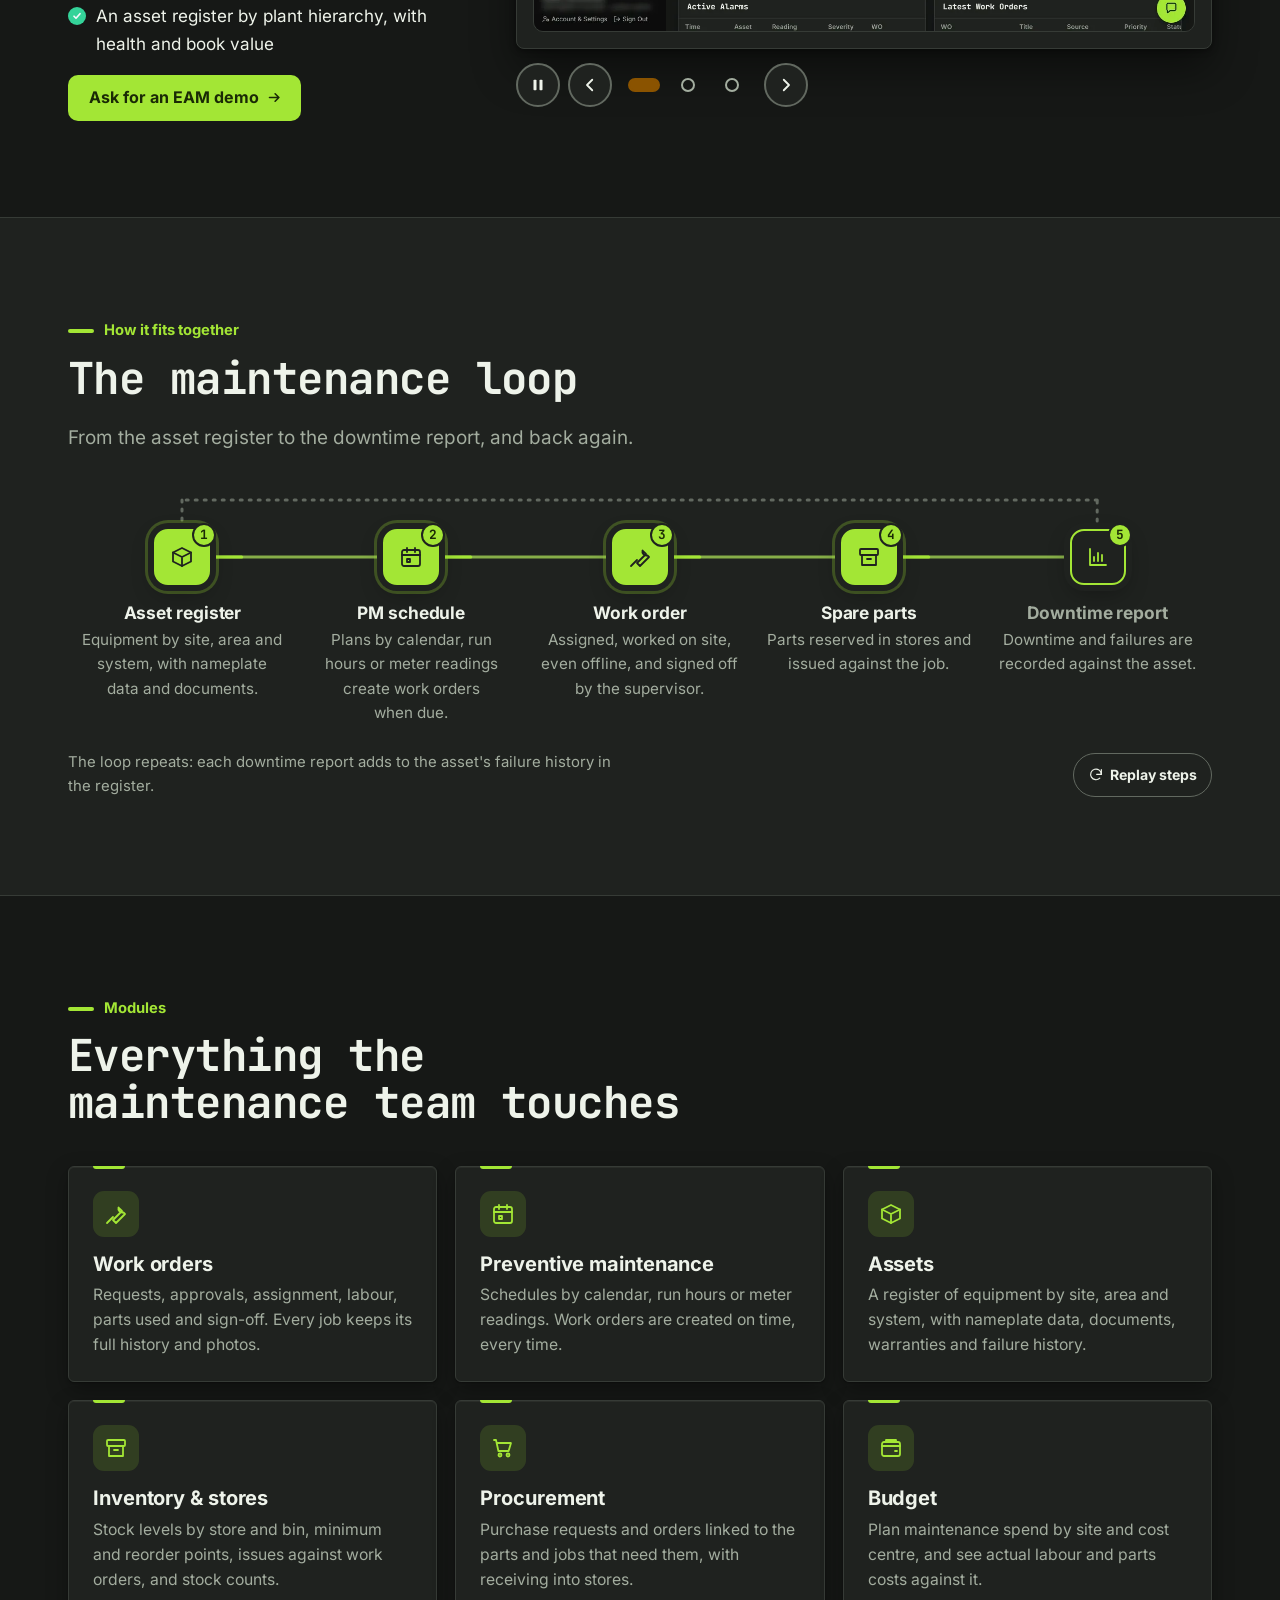
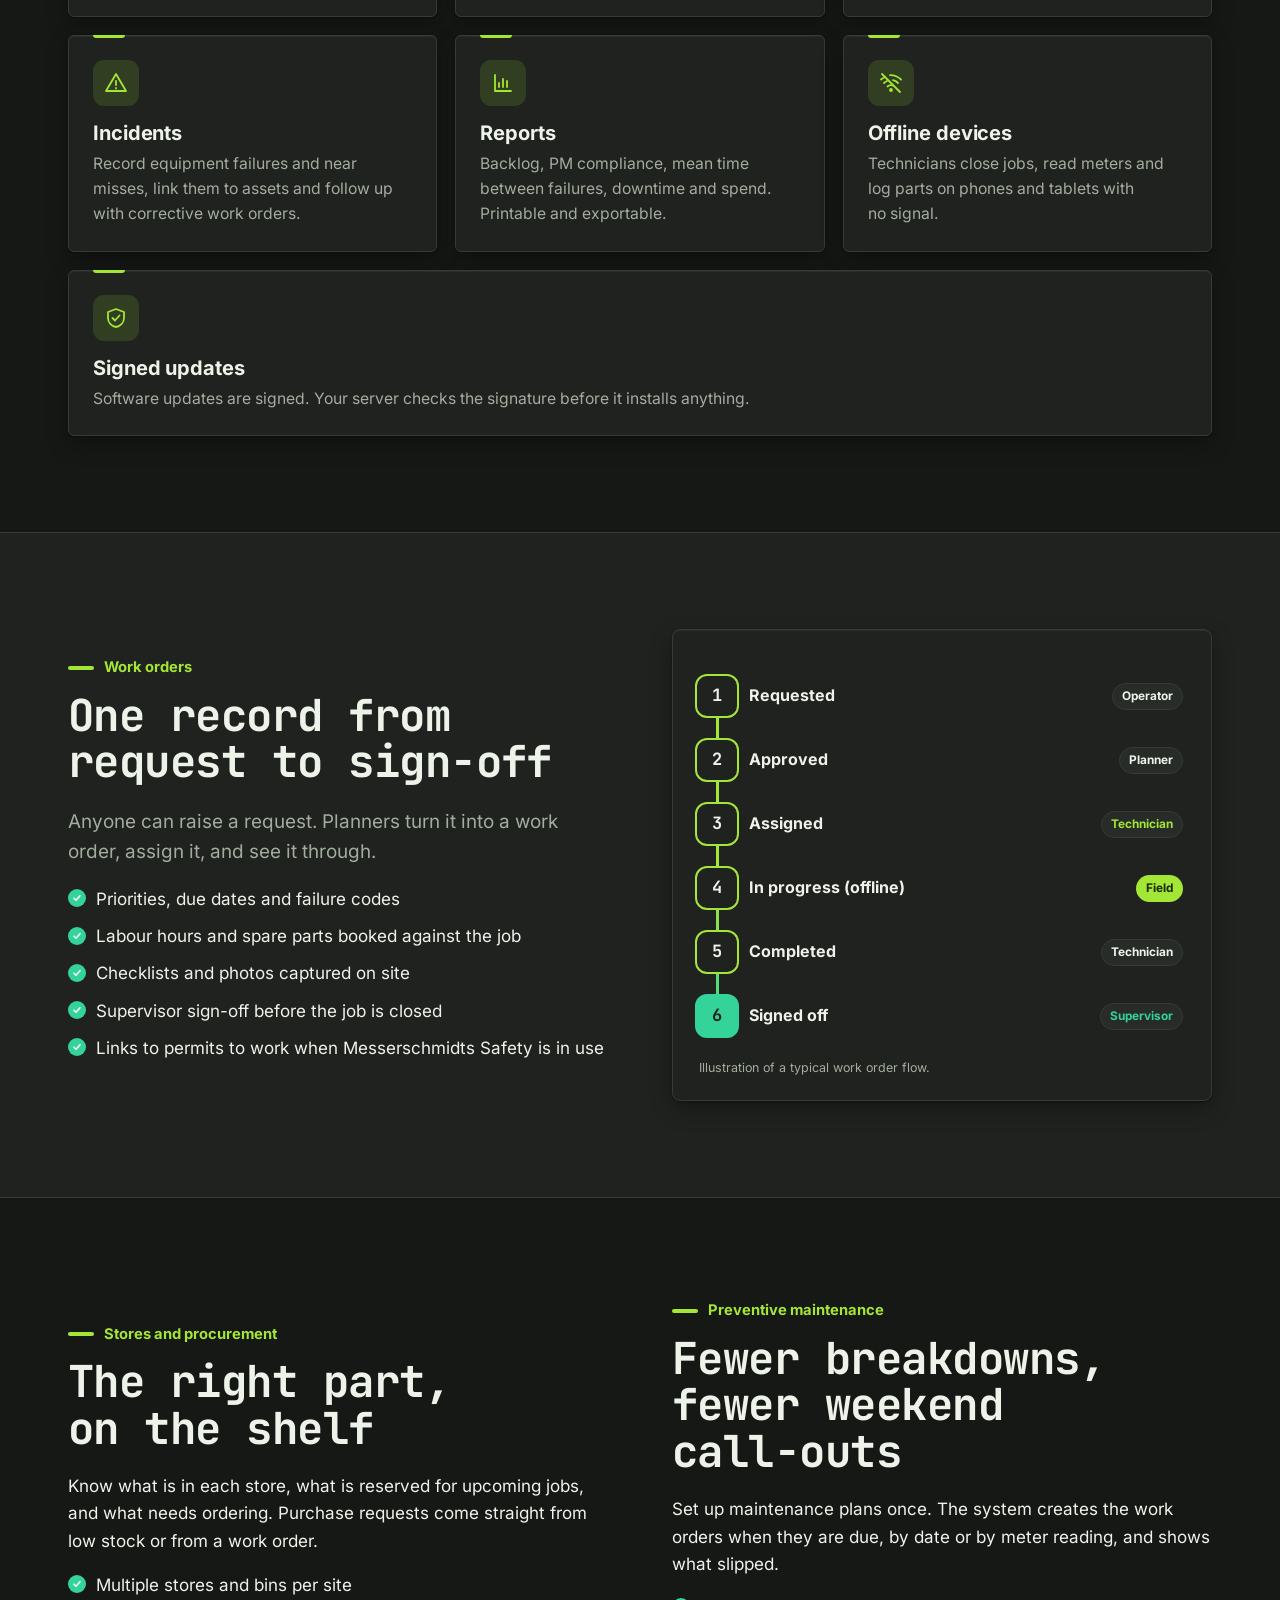
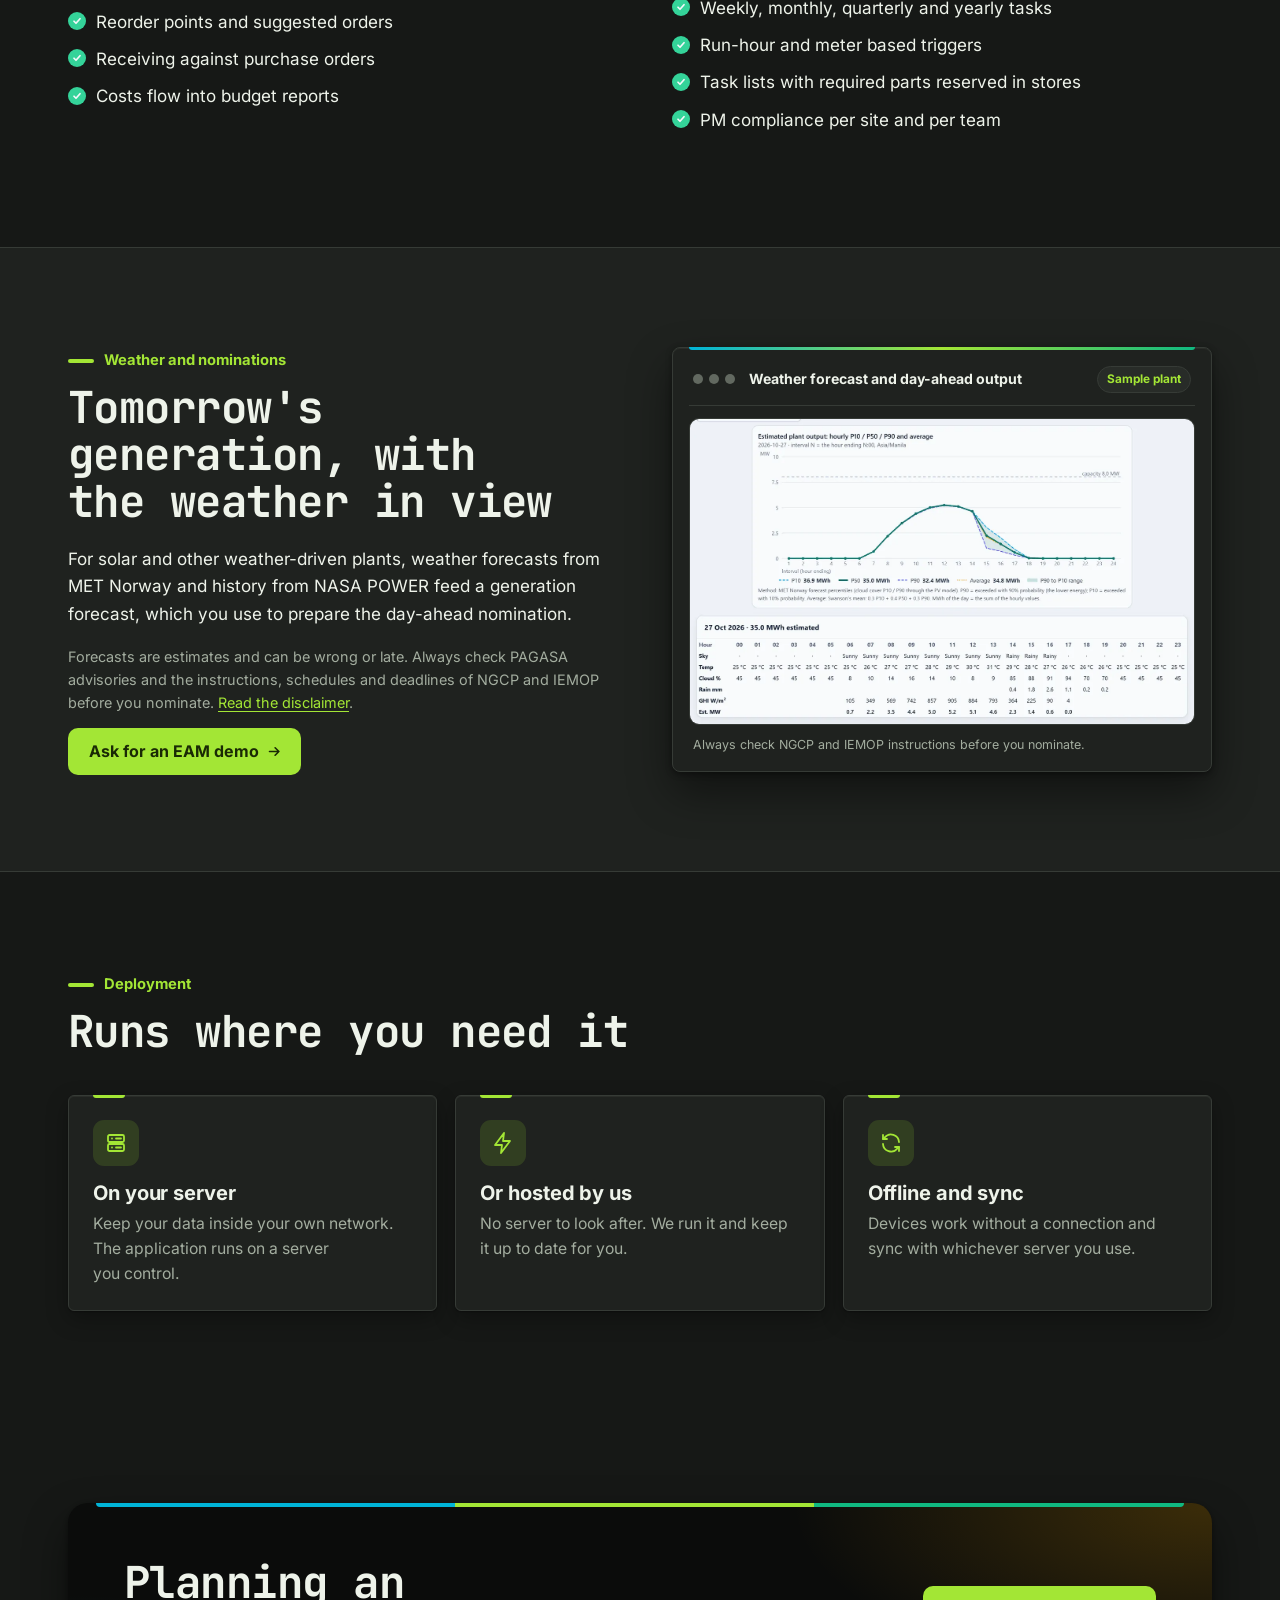
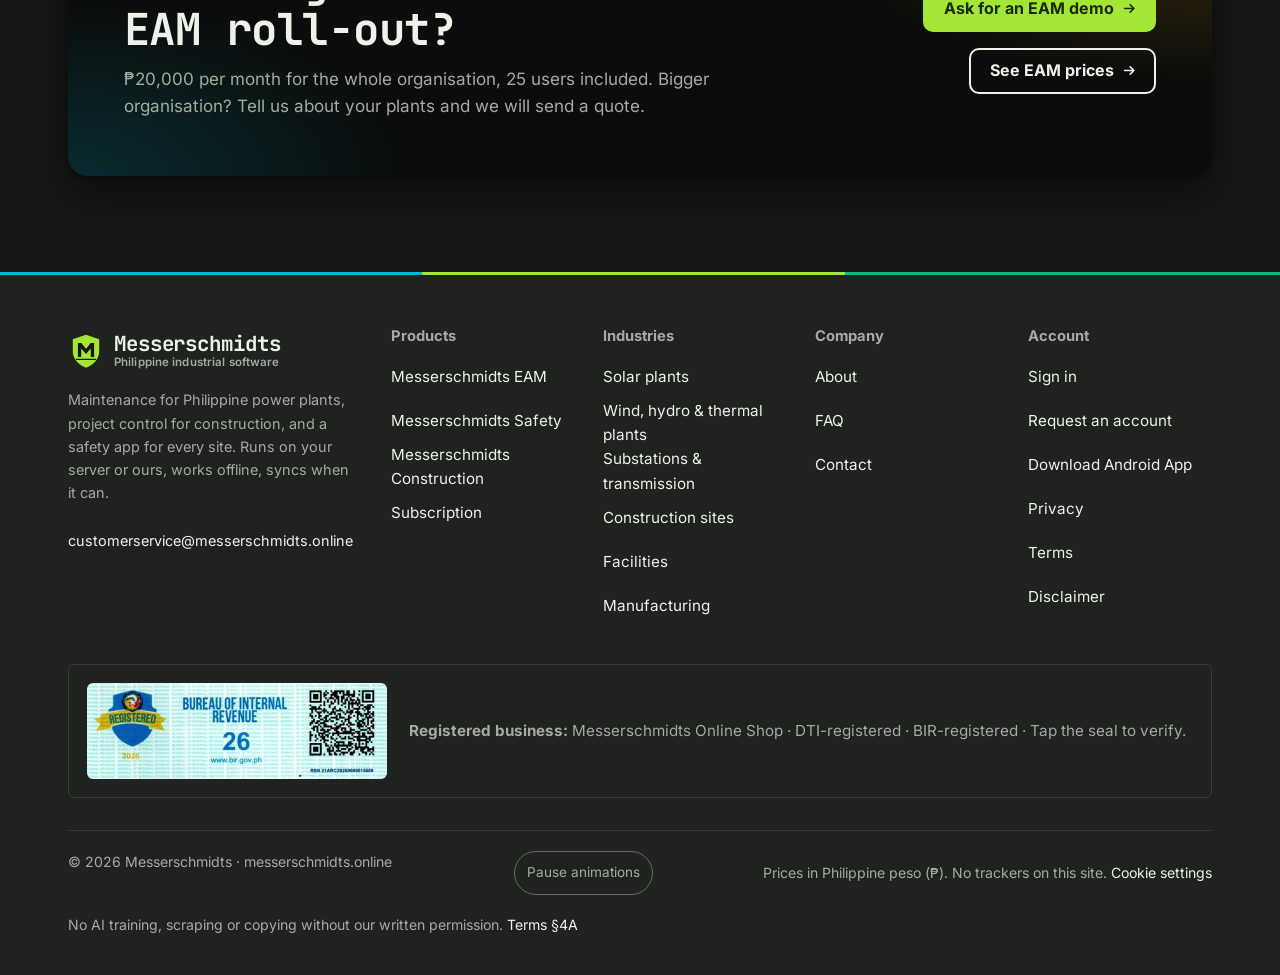
<file: eam.html>
<!doctype html>
<html lang="en">
<head>
<meta charset="utf-8">
<script src="assets/consent.js?v=1"></script>
<meta name="robots" content="index, follow, noai, noimageai">
<meta name="tdm-reservation" content="1">
<meta name="tdm-policy" content="https://messerschmidts.online/terms.html#ai">
<meta name="viewport" content="width=device-width, initial-scale=1">
<title>Messerschmidts EAM | Maintenance app for Philippine power plants</title>
<meta name="description" content="Messerschmidts EAM: maintenance management for Philippine power plants, substations and facilities. Asset register, preventive maintenance, work orders, spare parts, downtime and reports, offline. &#8369;20,000 per organisation per month, 25 users included.">
<link rel="canonical" href="https://messerschmidts.online/eam.html">
<meta property="og:type" content="website">
<meta property="og:site_name" content="Messerschmidts">
<meta property="og:locale" content="en_PH">
<meta property="og:title" content="Messerschmidts EAM | Maintenance app for Philippine power plants">
<meta property="og:description" content="Messerschmidts EAM: maintenance management for Philippine power plants, substations and facilities. Asset register, preventive maintenance, work orders, spare parts, downtime and reports, offline. &#8369;20,000 per organisation per month, 25 users included.">
<meta property="og:url" content="https://messerschmidts.online/eam.html">
<meta property="og:image" content="https://messerschmidts.online/assets/og-image.png">
<meta property="og:image:width" content="1200">
<meta property="og:image:height" content="630">
<meta property="og:image:alt" content="Messerschmidts: software for Philippine industries, EAM for power plants and HSSE">
<meta name="twitter:card" content="summary_large_image">
<meta name="color-scheme" content="light dark">
<meta name="theme-color" content="#161816" media="(prefers-color-scheme: light)">
<meta name="theme-color" content="#161816" media="(prefers-color-scheme: dark)">
<!-- API base for live prices; empty = same origin as this page. -->
<meta name="msm-api" content="https://app.messerschmidts.online">
<!-- Application base for Sign in / sign-up links; empty = same origin. -->
<meta name="msm-app" content="https://app.messerschmidts.online">
<link rel="icon" href="assets/logo.svg" type="image/svg+xml">
<link rel="apple-touch-icon" href="assets/apple-touch-icon.png">
<link rel="preload" href="assets/fonts/BarlowSemiCondensed-Bold-latin.woff2" as="font" type="font/woff2" crossorigin>
<link rel="stylesheet" href="assets/site.css?v=19">
<script src="assets/site.js?v=19" defer></script>
</head>
<body>
<a class="skip-link" href="#main">Skip to main content</a>
<header class="site-header">
  <div class="container header-inner">
    <a class="brand" href="index.html"><svg viewBox="0 0 120 120" aria-hidden="true" focusable="false"><path d="M60 6 104 21v39c0 27-18 45-44 56C34 105 16 87 16 60V21z" fill="#a3e635"/><path d="M33 80V33h11.5L60 52.5 75.5 33H87v47H76V51.5L60 70 44 51.5V80z" fill="#161816"/><path d="M28 88h64" stroke="#161816" stroke-width="4" stroke-linecap="round"/></svg><span>Messerschmidts<small>Philippine industrial software</small></span></a>
    <button class="nav-toggle" type="button" aria-expanded="false" aria-controls="site-nav"><svg viewBox="0 0 24 24" fill="none" stroke="currentColor" stroke-width="1.8" stroke-linecap="round" stroke-linejoin="round" aria-hidden="true" focusable="false"><path d="M4 7h16M4 12h16M4 17h16"/></svg><span>Menu</span></button>
    <nav class="site-nav" id="site-nav" aria-label="Main">
      <ul class="nav-list">
        <li class="has-menu"><button class="menu-toggle is-current" type="button" aria-expanded="false" aria-controls="menu-products">Products<svg class="chev" viewBox="0 0 24 24" fill="none" stroke="currentColor" stroke-width="2.2" stroke-linecap="round" stroke-linejoin="round" aria-hidden="true" focusable="false"><path d="m6 9 6 6 6-6"/></svg></button>
          <div class="menu" id="menu-products"><ul>
            <li><a class="mi-eam" href="eam.html" aria-current="page"><span class="mi-icon"><svg viewBox="0 0 24 24" fill="none" stroke="currentColor" stroke-width="1.8" stroke-linecap="round" stroke-linejoin="round" aria-hidden="true" focusable="false"><circle cx="12" cy="12" r="3"/><path d="M12 2v3M12 19v3M2 12h3M19 12h3M4.9 4.9l2.1 2.1M17 17l2.1 2.1M4.9 19.1 7 17M17 7l2.1-2.1"/></svg></span><span><strong>EAM</strong><small>Assets, PM and work orders</small></span></a></li>
            <li><a class="mi-safety" href="safety.html"><span class="mi-icon"><svg viewBox="0 0 24 24" fill="none" stroke="currentColor" stroke-width="1.8" stroke-linecap="round" stroke-linejoin="round" aria-hidden="true" focusable="false"><path d="M12 3 4 6v6c0 4.5 3.4 8 8 9 4.6-1 8-4.5 8-9V6l-8-3Z"/><path d="m8.5 12 2.5 2.5 4.5-5"/></svg></span><span><strong>Safety</strong><small>Permits, people and gates</small></span></a></li>
            <li><a class="mi-build" href="construction.html"><span class="mi-icon"><svg viewBox="0 0 24 24" fill="none" stroke="currentColor" stroke-width="1.8" stroke-linecap="round" stroke-linejoin="round" aria-hidden="true" focusable="false"><path d="M6 21V4h2v17M4 21h8M8 5h13M8 5l5 5M18 5v6"/><rect x="16" y="11" width="4" height="3"/></svg></span><span><strong>Construction</strong><small>Project control</small></span></a></li>
          </ul></div></li>
        <li class="has-menu"><button class="menu-toggle" type="button" aria-expanded="false" aria-controls="menu-industries">Industries<svg class="chev" viewBox="0 0 24 24" fill="none" stroke="currentColor" stroke-width="2.2" stroke-linecap="round" stroke-linejoin="round" aria-hidden="true" focusable="false"><path d="m6 9 6 6 6-6"/></svg></button>
          <div class="menu menu-mega" id="menu-industries"><ul>
            <li><a href="industries.html#solar"><span class="mi-icon"><svg viewBox="0 0 24 24" fill="none" stroke="currentColor" stroke-width="1.8" stroke-linecap="round" stroke-linejoin="round" aria-hidden="true" focusable="false"><circle cx="12" cy="12" r="4"/><path d="M12 2v2M12 20v2M2 12h2M20 12h2M4.9 4.9l1.4 1.4M17.7 17.7l1.4 1.4M4.9 19.1l1.4-1.4M17.7 6.3l1.4-1.4"/></svg></span><span><strong>Solar plants</strong><small>Inverters, strings, trackers</small></span></a></li>
            <li><a href="industries.html#power"><span class="mi-icon"><svg viewBox="0 0 24 24" fill="none" stroke="currentColor" stroke-width="1.8" stroke-linecap="round" stroke-linejoin="round" aria-hidden="true" focusable="false"><path d="M3 8h10a3 3 0 1 0-3-3M3 12h15a3 3 0 1 1-3 3M3 16h7"/></svg></span><span><strong>Wind, hydro &amp; thermal</strong><small>Geothermal, biomass, diesel</small></span></a></li>
            <li><a href="industries.html#grid"><span class="mi-icon"><svg viewBox="0 0 24 24" fill="none" stroke="currentColor" stroke-width="1.8" stroke-linecap="round" stroke-linejoin="round" aria-hidden="true" focusable="false"><path d="M8 21 12 3l4 18M6 8h12M5 12h14M9.5 15h5M7 21h10"/></svg></span><span><strong>Substations &amp; transmission</strong><small>Switchyards, lines, towers</small></span></a></li>
            <li><a href="industries.html#records"><span class="mi-icon"><svg viewBox="0 0 24 24" fill="none" stroke="currentColor" stroke-width="1.8" stroke-linecap="round" stroke-linejoin="round" aria-hidden="true" focusable="false"><rect x="5" y="4" width="14" height="17" rx="2"/><path d="M9 4V3h6v1M9 10h6M9 14h6M9 18h4"/></svg></span><span><strong>Records</strong><small>Maintenance and DOLE safety records</small></span></a></li>
            <li><a href="industries.html#construction"><span class="mi-icon"><svg viewBox="0 0 24 24" fill="none" stroke="currentColor" stroke-width="1.8" stroke-linecap="round" stroke-linejoin="round" aria-hidden="true" focusable="false"><path d="M6 21V4h2v17M4 21h8M8 5h13M8 5l5 5M18 5v6"/><rect x="16" y="11" width="4" height="3"/></svg></span><span><strong>Construction sites</strong><small>Subcontractors, gates and equipment</small></span></a></li>
            <li><a href="industries.html#facilities"><span class="mi-icon"><svg viewBox="0 0 24 24" fill="none" stroke="currentColor" stroke-width="1.8" stroke-linecap="round" stroke-linejoin="round" aria-hidden="true" focusable="false"><path d="M4 21V5l8-2v18M12 8h8v13M2 21h20"/><path d="M7 8h2M7 12h2M7 16h2M15 12h2M15 16h2"/></svg></span><span><strong>Facilities</strong><small>Buildings and campuses</small></span></a></li>
            <li><a href="industries.html#manufacturing"><span class="mi-icon"><svg viewBox="0 0 24 24" fill="none" stroke="currentColor" stroke-width="1.8" stroke-linecap="round" stroke-linejoin="round" aria-hidden="true" focusable="false"><path d="M3 21V10l6 3V10l6 3V6h4v15H3Z"/><path d="M7 17h2M12 17h2M17 17h0"/></svg></span><span><strong>Manufacturing</strong><small>Lines, stores, lock-out</small></span></a></li>
          </ul>
          <div class="menu-foot"><a href="industries.html">Industries overview</a></div></div></li>
        <li><a href="pricing.html">Subscription</a></li>
        <li class="has-menu"><button class="menu-toggle" type="button" aria-expanded="false" aria-controls="menu-company">Company<svg class="chev" viewBox="0 0 24 24" fill="none" stroke="currentColor" stroke-width="2.2" stroke-linecap="round" stroke-linejoin="round" aria-hidden="true" focusable="false"><path d="m6 9 6 6 6-6"/></svg></button>
          <div class="menu menu-sm" id="menu-company"><ul>
            <li><a href="about.html"><span><strong>About</strong><small>Who we are</small></span></a></li>
            <li><a href="faq.html"><span><strong>FAQ</strong><small>Questions and answers</small></span></a></li>
          </ul></div></li>
        <li><a href="contact.html">Contact</a></li>
      </ul>
      <div class="nav-actions">
        <a class="btn btn-ghost btn-sm" href="/" data-app-link="/">Sign in</a>
        <a class="btn btn-primary btn-sm" href="/#/account/signup" data-app-link="/#/account/signup">Start free demo</a>
      </div>
    </nav>
  </div>
</header>
<main id="main" tabindex="-1">
<section class="page-hero" aria-labelledby="eam-title">
  <div class="container hero-split">
    <div>
    <span class="eyebrow">Messerschmidts EAM</span>
    <h1 id="eam-title">Power plant maintenance that is planned, not panicked</h1>
    <p class="hero-short">Assets, PM and work orders</p>
    <p class="lead">An enterprise asset management and CMMS application for power plants, substations and facilities in the Philippines. Work orders, preventive maintenance, assets, stores, procurement and budget, in one place that keeps working offline at remote sites.</p>
    <p class="hero-price"><strong>Messerschmidts EAM Standard: &#8369;20,000 per month</strong> for the whole organisation, up to 25 users included. &#8369;750 per month for each additional user. A new organisation that picks EAM at sign-up gets a <span data-trial="eam" data-trial-fmt="day">7-day</span> free trial.</p>
    <div class="btn-row">
      <a class="btn btn-primary" href="contact.html?topic=eam">Talk to us about EAM</a>
      <a class="btn btn-secondary" href="pricing.html#eam">See EAM prices</a>
    </div>
    </div>
    <figure class="hero-art">
<svg class="sld" viewBox="-30 0 620 470" role="img" aria-labelledby="eam-art-title" focusable="false"><title id="eam-art-title">Illustration with sample data: the maintenance loop from asset register to PM schedule, work order, spare parts and downtime report, with a sample work order for an inverter quarterly inspection in progress.</title>
<circle class="wire" cx="280" cy="238" r="150" stroke-width="3"/>
<circle class="pulse p-amber" pathLength="100" style="--d:1s" cx="280" cy="238" r="150" stroke-width="4" transform="rotate(-90 280 238)"/>
<circle class="pulse p-cyan" pathLength="100" style="--d:2.3s" cx="280" cy="238" r="150" stroke-width="4" transform="rotate(-90 280 238)"/>
<g class="pop" style="--d:0.10s"><circle class="node-eam" cx="280.0" cy="88.0" r="30"/><g transform="translate(268.0 76.0)"><g class="glyph g-cyan"><path d="M12 3 3 7.5v9L12 21l9-4.5v-9L12 3Z"/><path d="M3 7.5 12 12l9-4.5M12 12v9"/></g></g></g>
<text x="280.0" y="46.0" text-anchor="middle" class="lbl">Asset register</text>
<g class="pop" style="--d:0.22s"><circle class="node-eam" cx="422.7" cy="191.6" r="30"/><g transform="translate(410.7 179.6)"><g class="glyph g-cyan"><rect x="3" y="5" width="18" height="16" rx="2"/><path d="M3 10h18M8 3v4M16 3v4M8 14h3v3H8z"/></g></g></g>
<text x="462.7" y="196.6" text-anchor="start" class="lbl">PM schedule</text>
<g class="pop" style="--d:0.34s"><circle class="node-hot" cx="368.2" cy="359.4" r="30"/><g transform="translate(356.2 347.4)"><g class="glyph g-amber"><path d="M14.5 5.5a4 4 0 0 0 4.9 4.9L21 12l-9 9-3-3 9-9-1.6-1.6A4 4 0 0 1 14.5 5.5Z"/><path d="M3 21l6-6"/></g></g></g>
<text x="368.2" y="411.4" text-anchor="middle" class="lbl">Work order</text>
<g class="pop" style="--d:0.46s"><circle class="node-eam" cx="191.8" cy="359.4" r="30"/><g transform="translate(179.8 347.4)"><g class="glyph g-cyan"><rect x="3" y="4" width="18" height="6" rx="1"/><path d="M5 10v10h14V10M10 14h4"/></g></g></g>
<text x="191.8" y="411.4" text-anchor="middle" class="lbl">Spare parts</text>
<g class="pop" style="--d:0.58s"><circle class="node-eam" cx="137.3" cy="191.6" r="30"/><g transform="translate(125.3 179.6)"><g class="glyph g-cyan"><path d="M4 20V4M4 20h16"/><path d="M8 16v-4M12 16V8M16 16v-6"/></g></g></g>
<text x="97.3" y="196.6" text-anchor="end" class="lbl">Downtime report</text>
<g class="pop" style="--d:.8s"><rect x="186" y="180" width="188" height="118" rx="14" fill="#EEF3F8"/><rect x="186" y="180" width="188" height="6" rx="3" fill="#00B4D8"/>
<text class="t-dark t-sub" x="204" y="212" style="fill:#3D4B5E">Work order, PM</text>
<text class="t-dark t-big" x="204" y="240" style="fill:#0E1C2F">Inverter 3B</text>
<text class="t-dark t-sub" x="204" y="261" style="fill:#3D4B5E">Quarterly inspection</text>
<rect class="blink" x="204" y="270" width="92" height="20" rx="10" fill="#a3e635"/><text x="250" y="284" text-anchor="middle" style="fill:#0E1C2F;font-size:11.5px;font-weight:800">In progress</text></g>
</svg>
    </figure>
  </div>
</section>

<section class="section preview-band" id="screens" aria-labelledby="eam-screens-title">
  <div class="container split">
    <div>
      <span class="eyebrow">Inside the app</span>
      <h2 id="eam-screens-title">See EAM running with sample data</h2>
      <p>Real screens of Messerschmidts EAM with a demo company&rsquo;s sample solar plant: the operations dashboard, corrective work orders and the asset register.</p>
      <ul class="check-list">
        <li>Live output, alarms, work orders and OEE on one dashboard</li>
        <li>Every work order with its source, priority, status and due date</li>
        <li>An asset register by plant hierarchy, with health and book value</li>
      </ul>
      <div class="btn-row"><a class="btn btn-primary" href="contact.html?topic=eam">Ask for an EAM demo</a></div>
    </div>
<div class="carousel" role="region" aria-roledescription="carousel" aria-label="EAM screens" data-carousel="eam" data-sizes="(min-width: 1100px) 720px, 94vw">
<div class="car-viewport" id="car-eam">
<div class="car-slide is-active" role="group" aria-roledescription="slide" aria-label="1 of 3: Operations dashboard">
<figure class="mock shot-frame">
  <div class="mock-bar" aria-hidden="true"><i></i><i></i><i></i><b>Operations dashboard</b><span class="pill ok live">Online</span></div>
  <picture class="shot"><source type="image/webp" srcset="assets/screens/eam-dashboard-640.webp 640w, assets/screens/eam-dashboard-1280.webp 1280w" sizes="(min-width: 1100px) 720px, 94vw"><img src="assets/screens/eam-dashboard-640.jpg" srcset="assets/screens/eam-dashboard-640.jpg 640w, assets/screens/eam-dashboard-1280.jpg 1280w" sizes="(min-width: 1100px) 720px, 94vw" width="1280" height="800" loading="lazy" decoding="async" alt="Screenshot with sample data: the EAM operations dashboard of a demo company&#x27;s sample solar plant, with live AC output and irradiance, open and overdue work orders, active alarms, MTTR and preventive jobs to dispatch, OEE and availability gauges, open work by priority and asset health by tier."></picture>
</figure>
</div>
</div>
</div>
  </div>
</section>

<section class="section section-alt" id="loop" aria-labelledby="loop-title">
  <div class="container">
    <div class="section-head"><span class="eyebrow">How it fits together</span><h2 id="loop-title">The maintenance loop</h2>
      <p class="lead">From the asset register to the downtime report, and back again.</p></div>
<figure class="flow loop" data-flow aria-labelledby="loop-title">
<svg class="flow-return" aria-hidden="true" focusable="false"><line class="w" x1="100%" y1="100%" x2="100%" y2="1"/><line class="w" x1="100%" y1="1" x2="0" y2="1"/><line class="w" x1="0" y1="1" x2="0" y2="100%"/><line class="p" pathLength="100" x1="100%" y1="1" x2="0" y2="1"/></svg><ol class="flow-steps">
<li class="flow-step"><span class="flow-node" aria-hidden="true"><svg viewBox="0 0 24 24" fill="none" stroke="currentColor" stroke-width="1.8" stroke-linecap="round" stroke-linejoin="round" aria-hidden="true" focusable="false"><path d="M12 3 3 7.5v9L12 21l9-4.5v-9L12 3Z"/><path d="M3 7.5 12 12l9-4.5M12 12v9"/></svg><span class="flow-num">1</span></span><svg class="flow-link" aria-hidden="true" focusable="false"><line class="w h" x1="0" y1="50%" x2="100%" y2="50%"/><line class="p h" pathLength="100" x1="0" y1="50%" x2="100%" y2="50%"/><line class="w v" x1="50%" y1="0" x2="50%" y2="100%"/><line class="p v" pathLength="100" x1="50%" y1="0" x2="50%" y2="100%"/></svg><h3>Asset register</h3><p>Equipment by site, area and system, with nameplate data and documents.</p></li>
<li class="flow-step"><span class="flow-node" aria-hidden="true"><svg viewBox="0 0 24 24" fill="none" stroke="currentColor" stroke-width="1.8" stroke-linecap="round" stroke-linejoin="round" aria-hidden="true" focusable="false"><rect x="3" y="5" width="18" height="16" rx="2"/><path d="M3 10h18M8 3v4M16 3v4M8 14h3v3H8z"/></svg><span class="flow-num">2</span></span><svg class="flow-link" aria-hidden="true" focusable="false"><line class="w h" x1="0" y1="50%" x2="100%" y2="50%"/><line class="p h" pathLength="100" x1="0" y1="50%" x2="100%" y2="50%"/><line class="w v" x1="50%" y1="0" x2="50%" y2="100%"/><line class="p v" pathLength="100" x1="50%" y1="0" x2="50%" y2="100%"/></svg><h3>PM schedule</h3><p>Plans by calendar, run hours or meter readings create work orders when due.</p></li>
<li class="flow-step"><span class="flow-node" aria-hidden="true"><svg viewBox="0 0 24 24" fill="none" stroke="currentColor" stroke-width="1.8" stroke-linecap="round" stroke-linejoin="round" aria-hidden="true" focusable="false"><path d="M14.5 5.5a4 4 0 0 0 4.9 4.9L21 12l-9 9-3-3 9-9-1.6-1.6A4 4 0 0 1 14.5 5.5Z"/><path d="M3 21l6-6"/></svg><span class="flow-num">3</span></span><svg class="flow-link" aria-hidden="true" focusable="false"><line class="w h" x1="0" y1="50%" x2="100%" y2="50%"/><line class="p h" pathLength="100" x1="0" y1="50%" x2="100%" y2="50%"/><line class="w v" x1="50%" y1="0" x2="50%" y2="100%"/><line class="p v" pathLength="100" x1="50%" y1="0" x2="50%" y2="100%"/></svg><h3>Work order</h3><p>Assigned, worked on site, even offline, and signed off by the supervisor.</p></li>
<li class="flow-step"><span class="flow-node" aria-hidden="true"><svg viewBox="0 0 24 24" fill="none" stroke="currentColor" stroke-width="1.8" stroke-linecap="round" stroke-linejoin="round" aria-hidden="true" focusable="false"><rect x="3" y="4" width="18" height="6" rx="1"/><path d="M5 10v10h14V10M10 14h4"/></svg><span class="flow-num">4</span></span><svg class="flow-link" aria-hidden="true" focusable="false"><line class="w h" x1="0" y1="50%" x2="100%" y2="50%"/><line class="p h" pathLength="100" x1="0" y1="50%" x2="100%" y2="50%"/><line class="w v" x1="50%" y1="0" x2="50%" y2="100%"/><line class="p v" pathLength="100" x1="50%" y1="0" x2="50%" y2="100%"/></svg><h3>Spare parts</h3><p>Parts reserved in stores and issued against the job.</p></li>
<li class="flow-step"><span class="flow-node" aria-hidden="true"><svg viewBox="0 0 24 24" fill="none" stroke="currentColor" stroke-width="1.8" stroke-linecap="round" stroke-linejoin="round" aria-hidden="true" focusable="false"><path d="M4 20V4M4 20h16"/><path d="M8 16v-4M12 16V8M16 16v-6"/></svg><span class="flow-num">5</span></span><h3>Downtime report</h3><p>Downtime and failures are recorded against the asset.</p></li>
</ol>
<div class="flow-foot"><p>The loop repeats: each downtime report adds to the asset's failure history in the register.</p><button type="button" class="flow-replay" hidden><svg viewBox="0 0 24 24" fill="none" stroke="currentColor" stroke-width="1.8" stroke-linecap="round" stroke-linejoin="round" aria-hidden="true" focusable="false"><path d="M20 11a8 8 0 1 0-2.3 5.7"/><path d="M20 4v7h-7"/></svg>Replay steps</button></div>
</figure>
  </div>
</section>
<section class="section" aria-labelledby="modules-title">
  <div class="container">
    <div class="section-head"><span class="eyebrow">Modules</span><h2 id="modules-title">Everything the maintenance team touches</h2></div>
    <div class="grid grid-3">
      <article class="card feature-card"><div class="icon"><svg viewBox="0 0 24 24" fill="none" stroke="currentColor" stroke-width="1.8" stroke-linecap="round" stroke-linejoin="round" aria-hidden="true" focusable="false"><path d="M14.5 5.5a4 4 0 0 0 4.9 4.9L21 12l-9 9-3-3 9-9-1.6-1.6A4 4 0 0 1 14.5 5.5Z"/><path d="M3 21l6-6"/></svg></div><h3>Work orders</h3><p>Requests, approvals, assignment, labour, parts used and sign-off. Every job keeps its full history and photos.</p></article>
<article class="card feature-card"><div class="icon"><svg viewBox="0 0 24 24" fill="none" stroke="currentColor" stroke-width="1.8" stroke-linecap="round" stroke-linejoin="round" aria-hidden="true" focusable="false"><rect x="3" y="5" width="18" height="16" rx="2"/><path d="M3 10h18M8 3v4M16 3v4M8 14h3v3H8z"/></svg></div><h3>Preventive maintenance</h3><p>Schedules by calendar, run hours or meter readings. Work orders are created on time, every time.</p></article>
<article class="card feature-card"><div class="icon"><svg viewBox="0 0 24 24" fill="none" stroke="currentColor" stroke-width="1.8" stroke-linecap="round" stroke-linejoin="round" aria-hidden="true" focusable="false"><path d="M12 3 3 7.5v9L12 21l9-4.5v-9L12 3Z"/><path d="M3 7.5 12 12l9-4.5M12 12v9"/></svg></div><h3>Assets</h3><p>A register of equipment by site, area and system, with nameplate data, documents, warranties and failure history.</p></article>
<article class="card feature-card"><div class="icon"><svg viewBox="0 0 24 24" fill="none" stroke="currentColor" stroke-width="1.8" stroke-linecap="round" stroke-linejoin="round" aria-hidden="true" focusable="false"><rect x="3" y="4" width="18" height="6" rx="1"/><path d="M5 10v10h14V10M10 14h4"/></svg></div><h3>Inventory &amp; stores</h3><p>Stock levels by store and bin, minimum and reorder points, issues against work orders, and stock counts.</p></article>
<article class="card feature-card"><div class="icon"><svg viewBox="0 0 24 24" fill="none" stroke="currentColor" stroke-width="1.8" stroke-linecap="round" stroke-linejoin="round" aria-hidden="true" focusable="false"><path d="M3 4h2l2.4 11h10.2L20 7H6.2"/><circle cx="9" cy="19" r="1.5"/><circle cx="17" cy="19" r="1.5"/></svg></div><h3>Procurement</h3><p>Purchase requests and orders linked to the parts and jobs that need them, with receiving into stores.</p></article>
<article class="card feature-card"><div class="icon"><svg viewBox="0 0 24 24" fill="none" stroke="currentColor" stroke-width="1.8" stroke-linecap="round" stroke-linejoin="round" aria-hidden="true" focusable="false"><rect x="3" y="6" width="18" height="14" rx="2"/><path d="M3 10h18M16 15h2M7 6V4h10v2"/></svg></div><h3>Budget</h3><p>Plan maintenance spend by site and cost centre, and see actual labour and parts costs against it.</p></article>
<article class="card feature-card"><div class="icon"><svg viewBox="0 0 24 24" fill="none" stroke="currentColor" stroke-width="1.8" stroke-linecap="round" stroke-linejoin="round" aria-hidden="true" focusable="false"><path d="M12 3 2 20h20L12 3Z"/><path d="M12 10v4M12 17v.5"/></svg></div><h3>Incidents</h3><p>Record equipment failures and near misses, link them to assets and follow up with corrective work orders.</p></article>
<article class="card feature-card"><div class="icon"><svg viewBox="0 0 24 24" fill="none" stroke="currentColor" stroke-width="1.8" stroke-linecap="round" stroke-linejoin="round" aria-hidden="true" focusable="false"><path d="M4 20V4M4 20h16"/><path d="M8 16v-4M12 16V8M16 16v-6"/></svg></div><h3>Reports</h3><p>Backlog, PM compliance, mean time between failures, downtime and spend. Printable and exportable.</p></article>
<article class="card feature-card"><div class="icon"><svg viewBox="0 0 24 24" fill="none" stroke="currentColor" stroke-width="1.8" stroke-linecap="round" stroke-linejoin="round" aria-hidden="true" focusable="false"><path d="M5 12a10 10 0 0 1 3-2M2 8.5A15 15 0 0 1 6 6M19 12a10 10 0 0 0-5-2.8M22 8.5A15 15 0 0 0 11 4.1M8.5 15.5a5 5 0 0 1 5-1"/><circle cx="12" cy="19" r="1"/><path d="M3 3l18 18"/></svg></div><h3>Offline devices</h3><p>Technicians close jobs, read meters and log parts on phones and tablets with no signal.</p></article>
<article class="card feature-card"><div class="icon"><svg viewBox="0 0 24 24" fill="none" stroke="currentColor" stroke-width="1.8" stroke-linecap="round" stroke-linejoin="round" aria-hidden="true" focusable="false"><path d="M12 3 4 6v6c0 4.5 3.4 8 8 9 4.6-1 8-4.5 8-9V6l-8-3Z"/><path d="m8.5 12 2.5 2.5 4.5-5"/></svg></div><h3>Signed updates</h3><p>Software updates are signed. Your server checks the signature before it installs anything.</p></article>
    </div>
  </div>
</section>

<section class="section section-alt" aria-labelledby="wo-title">
  <div class="container split">
    <div>
      <span class="eyebrow">Work orders</span>
      <h2 id="wo-title">One record from request to sign-off</h2>
      <p class="lead">Anyone can raise a request. Planners turn it into a work order, assign it, and see it through.</p>
      <ul class="check-list">
        <li>Priorities, due dates and failure codes</li>
        <li>Labour hours and spare parts booked against the job</li>
        <li>Checklists and photos captured on site</li>
        <li>Supervisor sign-off before the job is closed</li>
        <li>Links to permits to work when Messerschmidts Safety is in use</li>
      </ul>
    </div>
    <div class="panel stage-track" role="img" aria-label="Illustration of a work order moving through the stages Requested, Approved, Assigned, In progress, Completed and Signed off">
      <ul class="mock-list m-0" aria-hidden="true">
        <li><span>Requested</span><span class="pill">Operator</span></li>
        <li><span>Approved</span><span class="pill">Planner</span></li>
        <li><span>Assigned</span><span class="pill info">Technician</span></li>
        <li><span>In progress (offline)</span><span class="pill warn">Field</span></li>
        <li><span>Completed</span><span class="pill">Technician</span></li>
        <li><span>Signed off</span><span class="pill ok">Supervisor</span></li>
      </ul>
      <p class="mock-caption" aria-hidden="true">Illustration of a typical work order flow.</p>
    </div>
  </div>
</section>

<section class="section" aria-labelledby="pm-title">
  <div class="container split reverse">
    <div>
      <span class="eyebrow">Preventive maintenance</span>
      <h2 id="pm-title">Fewer breakdowns, fewer weekend call-outs</h2>
      <p>Set up maintenance plans once. The system creates the work orders when they are due, by date or by meter reading, and shows what slipped.</p>
      <ul class="check-list">
        <li>Weekly, monthly, quarterly and yearly tasks</li>
        <li>Run-hour and meter based triggers</li>
        <li>Task lists with required parts reserved in stores</li>
        <li>PM compliance per site and per team</li>
      </ul>
    </div>
    <div>
      <span class="eyebrow">Stores and procurement</span>
      <h2>The right part, on the shelf</h2>
      <p>Know what is in each store, what is reserved for upcoming jobs, and what needs ordering. Purchase requests come straight from low stock or from a work order.</p>
      <ul class="check-list">
        <li>Multiple stores and bins per site</li>
        <li>Reorder points and suggested orders</li>
        <li>Receiving against purchase orders</li>
        <li>Costs flow into budget reports</li>
      </ul>
    </div>
  </div>
</section>

<section class="section section-alt" id="forecast" aria-labelledby="dan-title">
  <div class="container split">
    <div>
      <span class="eyebrow">Weather and nominations</span>
      <h2 id="dan-title">Tomorrow's generation, with the weather in view</h2>
      <p>For solar and other weather-driven plants, weather forecasts from MET Norway and history from NASA POWER feed a generation forecast, which you use to prepare the day-ahead nomination.</p>
      <p class="muted small">Forecasts are estimates and can be wrong or late. Always check PAGASA advisories and the instructions, schedules and deadlines of NGCP and IEMOP before you nominate. <a href="disclaimer.html#weather">Read the disclaimer</a>.</p>
      <div class="btn-row"><a class="btn btn-primary" href="contact.html?topic=eam">Ask for an EAM demo</a></div>
    </div>
    <div class="mock shot-frame">
  <div class="mock-bar" aria-hidden="true"><i></i><i></i><i></i><b>Weather forecast and day-ahead output</b><span class="pill info">Sample plant</span></div>
  <picture class="shot">
    <source type="image/webp" media="(prefers-color-scheme: dark)" srcset="assets/screens/eam-nomination-dark-640.webp 640w, assets/screens/eam-nomination-dark-1280.webp 1280w" sizes="(min-width: 1100px) 760px, 96vw">
    <source type="image/jpeg" media="(prefers-color-scheme: dark)" srcset="assets/screens/eam-nomination-dark-640.jpg 640w, assets/screens/eam-nomination-dark-1280.jpg 1280w" sizes="(min-width: 1100px) 760px, 96vw">
    <source type="image/webp" srcset="assets/screens/eam-nomination-light-640.webp 640w, assets/screens/eam-nomination-light-1280.webp 1280w" sizes="(min-width: 1100px) 760px, 96vw">
    <img src="assets/screens/eam-nomination-light-640.jpg" srcset="assets/screens/eam-nomination-light-640.jpg 640w, assets/screens/eam-nomination-light-1280.jpg 1280w" sizes="(min-width: 1100px) 760px, 96vw" width="640" height="387" loading="lazy" decoding="async" alt="Screenshot with sample data: the EAM Weather forecast page for a sample 8 MW solar plant on 27 Oct 2026. The hourly P10, P50 and P90 output peaks at about 5.2 MW around noon and drops when rain arrives from 14:00; the day totals 35.0 MWh at P50. Below the chart are the hourly sky, temperature, cloud, rain, irradiance and estimated MW that the day-ahead nomination starts from.">
  </picture>
  <p class="mock-caption" aria-hidden="true">Always check NGCP and IEMOP instructions before you nominate.</p>
</div>
  </div>
</section>

<section class="section" aria-labelledby="deploy-title">
  <div class="container">
    <div class="section-head"><span class="eyebrow">Deployment</span><h2 id="deploy-title">Runs where you need it</h2></div>
    <div class="grid grid-3">
      <article class="card feature-card"><div class="icon"><svg viewBox="0 0 24 24" fill="none" stroke="currentColor" stroke-width="1.8" stroke-linecap="round" stroke-linejoin="round" aria-hidden="true" focusable="false"><rect x="4" y="4" width="16" height="7" rx="1.5"/><rect x="4" y="13" width="16" height="7" rx="1.5"/><path d="M8 7.5h.01M8 16.5h.01M12 7.5h5M12 16.5h5"/></svg></div><h3>On your server</h3><p>Keep your data inside your own network. The application runs on a server you control.</p></article>
<article class="card feature-card"><div class="icon"><svg viewBox="0 0 24 24" fill="none" stroke="currentColor" stroke-width="1.8" stroke-linecap="round" stroke-linejoin="round" aria-hidden="true" focusable="false"><path d="M13 2 4 14h7l-1 8 9-12h-7l1-8Z"/></svg></div><h3>Or hosted by us</h3><p>No server to look after. We run it and keep it up to date for you.</p></article>
<article class="card feature-card"><div class="icon"><svg viewBox="0 0 24 24" fill="none" stroke="currentColor" stroke-width="1.8" stroke-linecap="round" stroke-linejoin="round" aria-hidden="true" focusable="false"><path d="M20 11a8 8 0 0 0-14.3-4.5L4 8M4 13a8 8 0 0 0 14.3 4.5L20 16"/><path d="M4 4v4h4M20 20v-4h-4"/></svg></div><h3>Offline and sync</h3><p>Devices work without a connection and sync with whichever server you use.</p></article>
    </div>
  </div>
</section>
<section class="section" aria-labelledby="cta-title">
  <div class="container">
    <div class="cta-band">
      <div><h2 id="cta-title">Planning an EAM roll-out?</h2><p>&#8369;20,000 per month for the whole organisation, 25 users included. Bigger organisation? Tell us about your plants and we will send a quote.</p></div>
      <div class="btn-row">
        <a class="btn btn-light" href="contact.html?topic=eam">Ask for an EAM demo</a>
        <a class="btn btn-outline-light" href="pricing.html#eam">See EAM prices</a>
      </div>
    </div>
  </div>
</section>
</main>
<footer class="site-footer">
  <div class="container">
    <div class="footer-grid">
      <div class="footer-brand">
        <a class="brand" href="index.html"><svg viewBox="0 0 120 120" aria-hidden="true" focusable="false"><path d="M60 6 104 21v39c0 27-18 45-44 56C34 105 16 87 16 60V21z" fill="#a3e635"/><path d="M33 80V33h11.5L60 52.5 75.5 33H87v47H76V51.5L60 70 44 51.5V80z" fill="#161816"/><path d="M28 88h64" stroke="#161816" stroke-width="4" stroke-linecap="round"/></svg><span>Messerschmidts<small>Philippine industrial software</small></span></a>
        <p class="muted small footer-blurb">Maintenance for Philippine power plants, project control for construction, and a safety app for every site. Runs on your server or ours, works offline, syncs when it can.</p>
        <p class="small"><a class="email" href="mailto:customerservice@messerschmidts.online">customerservice@messerschmidts.online</a></p>
      </div>
      <nav aria-label="Products"><h2>Products</h2><ul>
        <li><a href="eam.html">Messerschmidts EAM</a></li>
        <li><a href="safety.html">Messerschmidts Safety</a></li>
        <li><a href="construction.html">Messerschmidts Construction</a></li>
        <li><a href="pricing.html">Subscription</a></li>
      </ul></nav>
      <nav aria-label="Industries"><h2>Industries</h2><ul>
        <li><a href="industries.html#solar">Solar plants</a></li>
        <li><a href="industries.html#power">Wind, hydro &amp; thermal plants</a></li>
        <li><a href="industries.html#grid">Substations &amp; transmission</a></li>
        <li><a href="industries.html#construction">Construction sites</a></li>
        <li><a href="industries.html#facilities">Facilities</a></li>
        <li><a href="industries.html#manufacturing">Manufacturing</a></li>
      </ul></nav>
      <nav aria-label="Company"><h2>Company</h2><ul>
        <li><a href="about.html">About</a></li>
        <li><a href="faq.html">FAQ</a></li>
        <li><a href="contact.html">Contact</a></li>
      </ul></nav>
      <nav aria-label="Account"><h2>Account</h2><ul>
        <li><a href="/" data-app-link="/">Sign in</a></li>
        <li><a href="/#/account/signup" data-app-link="/#/account/signup">Request an account</a></li>
        <li><a href="/assets/app/scanner-security.apk" download="scanner-security.apk">Download Android App</a></li>
        <li><a href="privacy.html">Privacy</a></li>
        <li><a href="terms.html">Terms</a></li>
        <li><a href="disclaimer.html">Disclaimer</a></li>
      </ul></nav>
    </div>
    <div class="bir-seal">
      <a href="https://verify.bir.gov.ph/correspondence/81de7a6afad44d0c9144605066e88b05" target="_blank" rel="noopener" aria-label="Verify our BIR registration (opens the Bureau of Internal Revenue verification page)"><img src="assets/bir-seal-online-shop-600.webp" srcset="assets/bir-seal-online-shop-600.webp 600w, assets/bir-seal-online-shop.webp 1030w" sizes="300px" width="300" height="96" loading="lazy" decoding="async" alt="BIR Registration Seal Badge 2026, Messerschmidts Online Shop, RSN 21ARC20260000015088"></a>
      <p class="small muted"><strong>Registered business:</strong> Messerschmidts Online Shop &middot; DTI-registered &middot; BIR-registered &middot; Tap the seal to verify.</p>
    </div>
    <div class="footer-bottom">
      <span>&copy; <span data-year>2026</span> Messerschmidts &middot; messerschmidts.online</span> <button class="motion-toggle" type="button" aria-pressed="false" hidden>Pause animations</button>
      <span>Prices in Philippine peso (&#8369;). No trackers on this site. <a href="#" data-consent-open hidden>Cookie settings</a></span>
      <span>No AI training, scraping or copying without our written permission. <a href="terms.html#ai">Terms &sect;4A</a></span>
    </div>
  </div>
</footer>
</body>
</html>
</file>
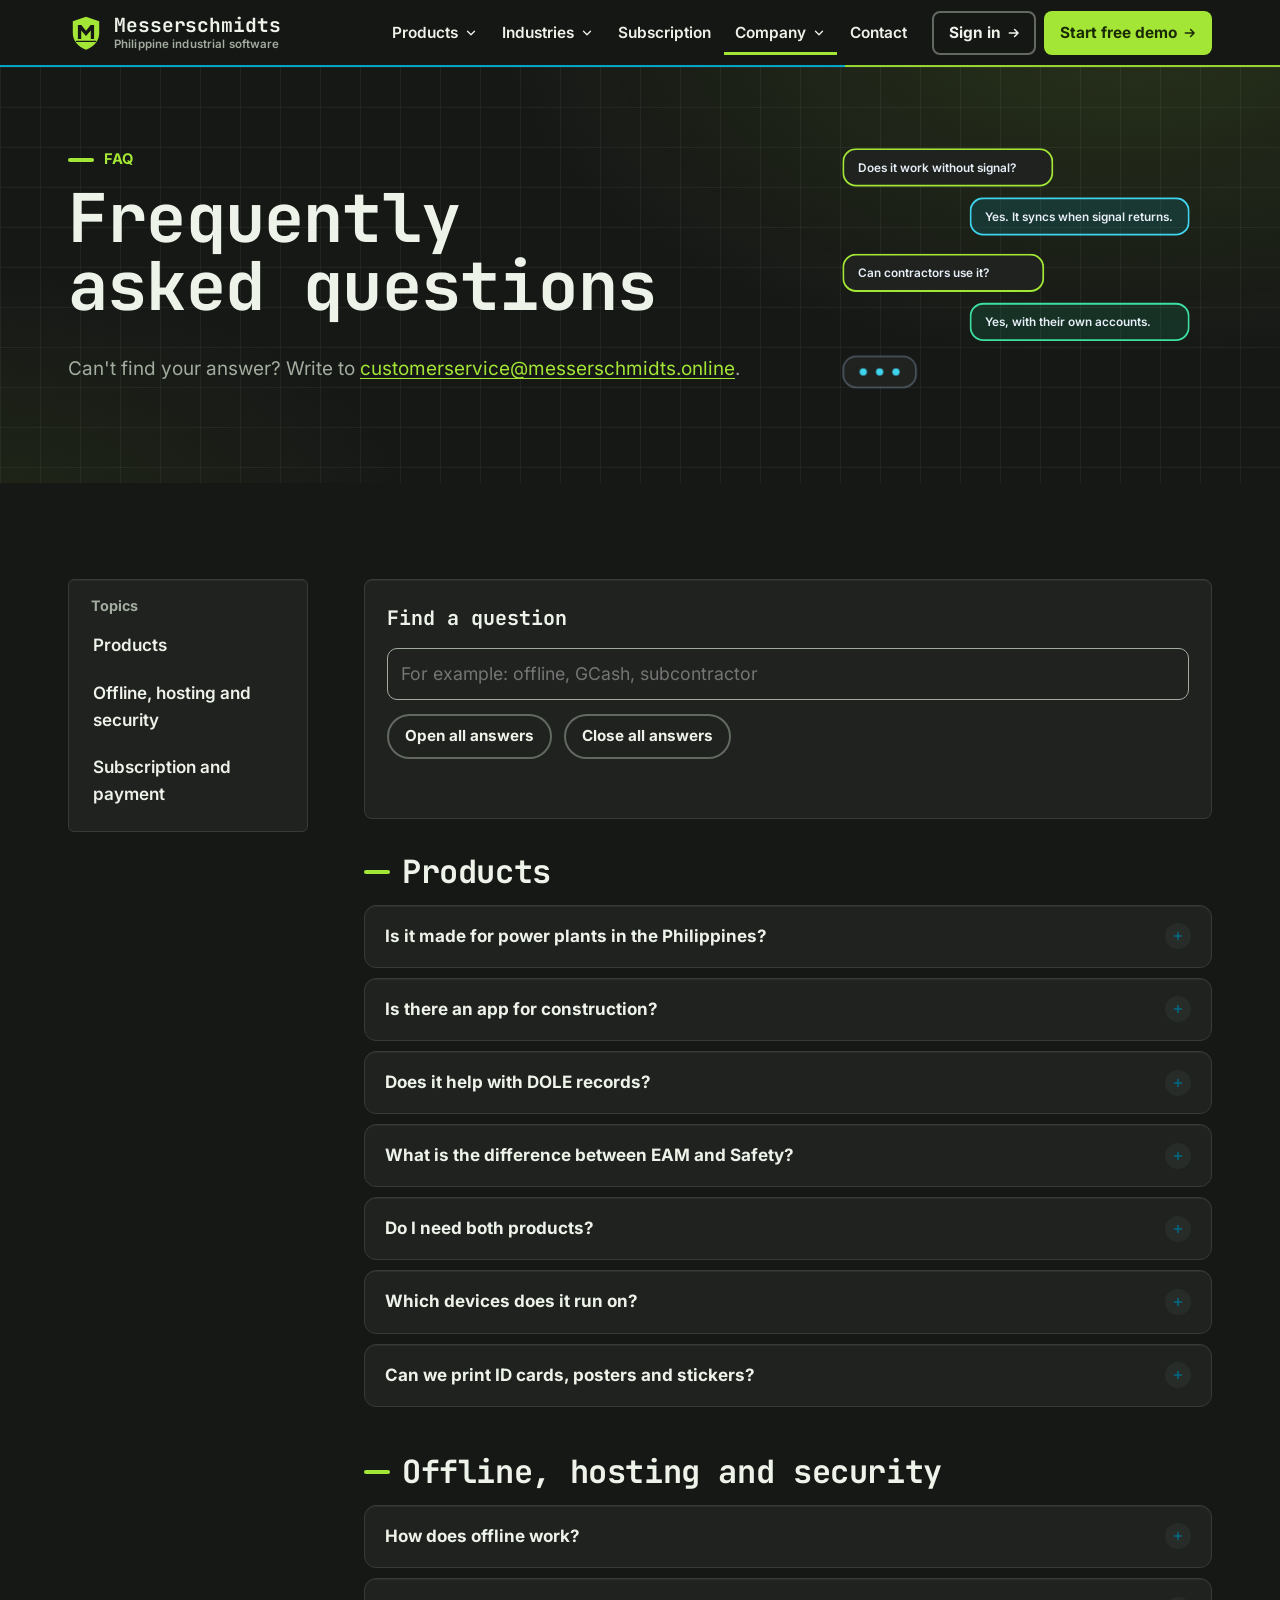
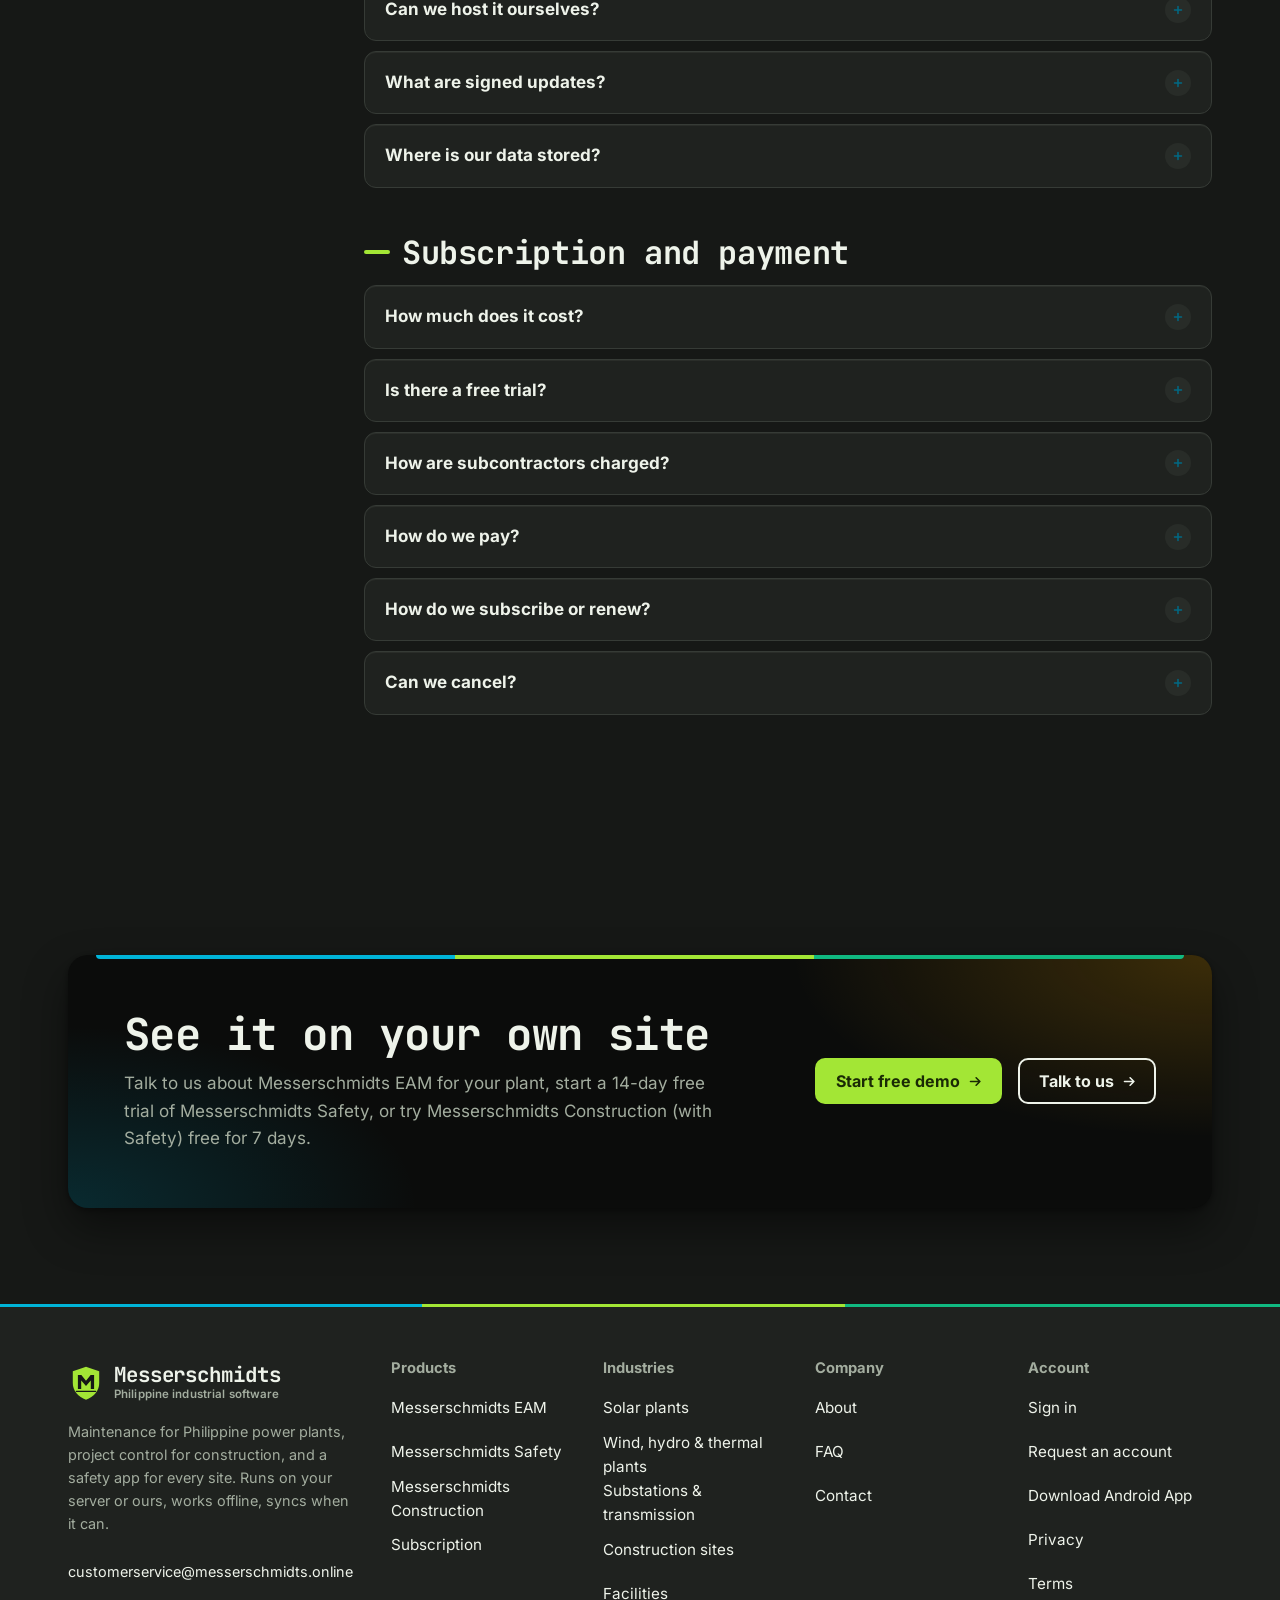
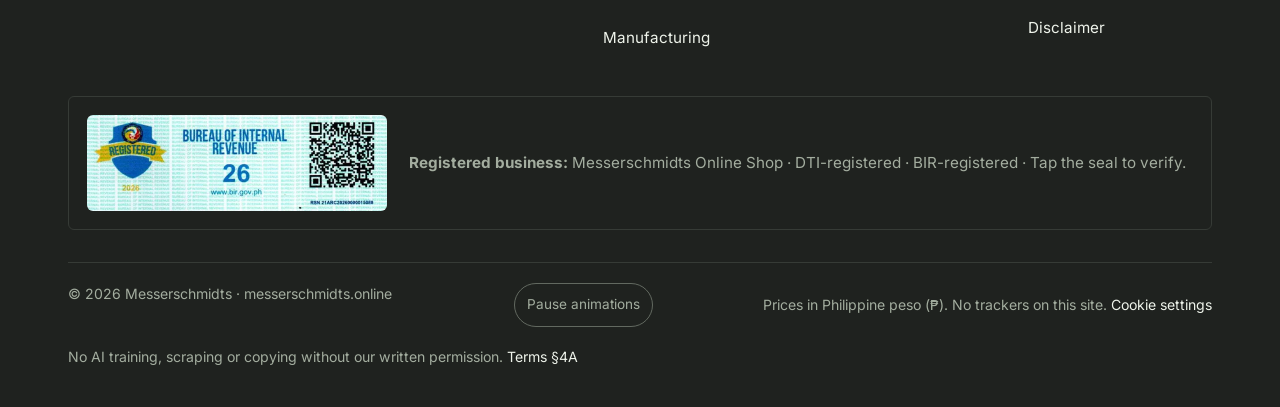
<file: faq.html>
<!doctype html>
<html lang="en">
<head>
<meta charset="utf-8">
<script src="assets/consent.js?v=1"></script>
<meta name="robots" content="index, follow, noai, noimageai">
<meta name="tdm-reservation" content="1">
<meta name="tdm-policy" content="https://messerschmidts.online/terms.html#ai">
<meta name="viewport" content="width=device-width, initial-scale=1">
<title>FAQ | Messerschmidts</title>
<meta name="description" content="Answers about Messerschmidts EAM for Philippine power plants, the companion Messerschmidts Safety app and Messerschmidts Construction: offline use, hosting, prices in pesos, GCash and bank payment, renewal and subcontractors.">
<link rel="canonical" href="https://messerschmidts.online/faq.html">
<meta property="og:type" content="website">
<meta property="og:site_name" content="Messerschmidts">
<meta property="og:locale" content="en_PH">
<meta property="og:title" content="FAQ | Messerschmidts">
<meta property="og:description" content="Answers about Messerschmidts EAM for Philippine power plants, the companion Messerschmidts Safety app and Messerschmidts Construction: offline use, hosting, prices in pesos, GCash and bank payment, renewal and subcontractors.">
<meta property="og:url" content="https://messerschmidts.online/faq.html">
<meta property="og:image" content="https://messerschmidts.online/assets/og-image.png">
<meta property="og:image:width" content="1200">
<meta property="og:image:height" content="630">
<meta property="og:image:alt" content="Messerschmidts: software for Philippine industries, EAM for power plants and HSSE">
<meta name="twitter:card" content="summary_large_image">
<meta name="color-scheme" content="light dark">
<meta name="theme-color" content="#161816" media="(prefers-color-scheme: light)">
<meta name="theme-color" content="#161816" media="(prefers-color-scheme: dark)">
<!-- API base for live prices; empty = same origin as this page. -->
<meta name="msm-api" content="https://app.messerschmidts.online">
<!-- Application base for Sign in / sign-up links; empty = same origin. -->
<meta name="msm-app" content="https://app.messerschmidts.online">
<link rel="icon" href="assets/logo.svg" type="image/svg+xml">
<link rel="apple-touch-icon" href="assets/apple-touch-icon.png">
<link rel="preload" href="assets/fonts/BarlowSemiCondensed-Bold-latin.woff2" as="font" type="font/woff2" crossorigin>
<link rel="stylesheet" href="assets/site.css?v=19">
<script src="assets/site.js?v=19" defer></script>
</head>
<body>
<a class="skip-link" href="#main">Skip to main content</a>
<header class="site-header">
  <div class="container header-inner">
    <a class="brand" href="index.html"><svg viewBox="0 0 120 120" aria-hidden="true" focusable="false"><path d="M60 6 104 21v39c0 27-18 45-44 56C34 105 16 87 16 60V21z" fill="#a3e635"/><path d="M33 80V33h11.5L60 52.5 75.5 33H87v47H76V51.5L60 70 44 51.5V80z" fill="#161816"/><path d="M28 88h64" stroke="#161816" stroke-width="4" stroke-linecap="round"/></svg><span>Messerschmidts<small>Philippine industrial software</small></span></a>
    <button class="nav-toggle" type="button" aria-expanded="false" aria-controls="site-nav"><svg viewBox="0 0 24 24" fill="none" stroke="currentColor" stroke-width="1.8" stroke-linecap="round" stroke-linejoin="round" aria-hidden="true" focusable="false"><path d="M4 7h16M4 12h16M4 17h16"/></svg><span>Menu</span></button>
    <nav class="site-nav" id="site-nav" aria-label="Main">
      <ul class="nav-list">
        <li class="has-menu"><button class="menu-toggle" type="button" aria-expanded="false" aria-controls="menu-products">Products<svg class="chev" viewBox="0 0 24 24" fill="none" stroke="currentColor" stroke-width="2.2" stroke-linecap="round" stroke-linejoin="round" aria-hidden="true" focusable="false"><path d="m6 9 6 6 6-6"/></svg></button>
          <div class="menu" id="menu-products"><ul>
            <li><a class="mi-eam" href="eam.html"><span class="mi-icon"><svg viewBox="0 0 24 24" fill="none" stroke="currentColor" stroke-width="1.8" stroke-linecap="round" stroke-linejoin="round" aria-hidden="true" focusable="false"><circle cx="12" cy="12" r="3"/><path d="M12 2v3M12 19v3M2 12h3M19 12h3M4.9 4.9l2.1 2.1M17 17l2.1 2.1M4.9 19.1 7 17M17 7l2.1-2.1"/></svg></span><span><strong>EAM</strong><small>Assets, PM and work orders</small></span></a></li>
            <li><a class="mi-safety" href="safety.html"><span class="mi-icon"><svg viewBox="0 0 24 24" fill="none" stroke="currentColor" stroke-width="1.8" stroke-linecap="round" stroke-linejoin="round" aria-hidden="true" focusable="false"><path d="M12 3 4 6v6c0 4.5 3.4 8 8 9 4.6-1 8-4.5 8-9V6l-8-3Z"/><path d="m8.5 12 2.5 2.5 4.5-5"/></svg></span><span><strong>Safety</strong><small>Permits, people and gates</small></span></a></li>
            <li><a class="mi-build" href="construction.html"><span class="mi-icon"><svg viewBox="0 0 24 24" fill="none" stroke="currentColor" stroke-width="1.8" stroke-linecap="round" stroke-linejoin="round" aria-hidden="true" focusable="false"><path d="M6 21V4h2v17M4 21h8M8 5h13M8 5l5 5M18 5v6"/><rect x="16" y="11" width="4" height="3"/></svg></span><span><strong>Construction</strong><small>Project control</small></span></a></li>
          </ul></div></li>
        <li class="has-menu"><button class="menu-toggle" type="button" aria-expanded="false" aria-controls="menu-industries">Industries<svg class="chev" viewBox="0 0 24 24" fill="none" stroke="currentColor" stroke-width="2.2" stroke-linecap="round" stroke-linejoin="round" aria-hidden="true" focusable="false"><path d="m6 9 6 6 6-6"/></svg></button>
          <div class="menu menu-mega" id="menu-industries"><ul>
            <li><a href="industries.html#solar"><span class="mi-icon"><svg viewBox="0 0 24 24" fill="none" stroke="currentColor" stroke-width="1.8" stroke-linecap="round" stroke-linejoin="round" aria-hidden="true" focusable="false"><circle cx="12" cy="12" r="4"/><path d="M12 2v2M12 20v2M2 12h2M20 12h2M4.9 4.9l1.4 1.4M17.7 17.7l1.4 1.4M4.9 19.1l1.4-1.4M17.7 6.3l1.4-1.4"/></svg></span><span><strong>Solar plants</strong><small>Inverters, strings, trackers</small></span></a></li>
            <li><a href="industries.html#power"><span class="mi-icon"><svg viewBox="0 0 24 24" fill="none" stroke="currentColor" stroke-width="1.8" stroke-linecap="round" stroke-linejoin="round" aria-hidden="true" focusable="false"><path d="M3 8h10a3 3 0 1 0-3-3M3 12h15a3 3 0 1 1-3 3M3 16h7"/></svg></span><span><strong>Wind, hydro &amp; thermal</strong><small>Geothermal, biomass, diesel</small></span></a></li>
            <li><a href="industries.html#grid"><span class="mi-icon"><svg viewBox="0 0 24 24" fill="none" stroke="currentColor" stroke-width="1.8" stroke-linecap="round" stroke-linejoin="round" aria-hidden="true" focusable="false"><path d="M8 21 12 3l4 18M6 8h12M5 12h14M9.5 15h5M7 21h10"/></svg></span><span><strong>Substations &amp; transmission</strong><small>Switchyards, lines, towers</small></span></a></li>
            <li><a href="industries.html#records"><span class="mi-icon"><svg viewBox="0 0 24 24" fill="none" stroke="currentColor" stroke-width="1.8" stroke-linecap="round" stroke-linejoin="round" aria-hidden="true" focusable="false"><rect x="5" y="4" width="14" height="17" rx="2"/><path d="M9 4V3h6v1M9 10h6M9 14h6M9 18h4"/></svg></span><span><strong>Records</strong><small>Maintenance and DOLE safety records</small></span></a></li>
            <li><a href="industries.html#construction"><span class="mi-icon"><svg viewBox="0 0 24 24" fill="none" stroke="currentColor" stroke-width="1.8" stroke-linecap="round" stroke-linejoin="round" aria-hidden="true" focusable="false"><path d="M6 21V4h2v17M4 21h8M8 5h13M8 5l5 5M18 5v6"/><rect x="16" y="11" width="4" height="3"/></svg></span><span><strong>Construction sites</strong><small>Subcontractors, gates and equipment</small></span></a></li>
            <li><a href="industries.html#facilities"><span class="mi-icon"><svg viewBox="0 0 24 24" fill="none" stroke="currentColor" stroke-width="1.8" stroke-linecap="round" stroke-linejoin="round" aria-hidden="true" focusable="false"><path d="M4 21V5l8-2v18M12 8h8v13M2 21h20"/><path d="M7 8h2M7 12h2M7 16h2M15 12h2M15 16h2"/></svg></span><span><strong>Facilities</strong><small>Buildings and campuses</small></span></a></li>
            <li><a href="industries.html#manufacturing"><span class="mi-icon"><svg viewBox="0 0 24 24" fill="none" stroke="currentColor" stroke-width="1.8" stroke-linecap="round" stroke-linejoin="round" aria-hidden="true" focusable="false"><path d="M3 21V10l6 3V10l6 3V6h4v15H3Z"/><path d="M7 17h2M12 17h2M17 17h0"/></svg></span><span><strong>Manufacturing</strong><small>Lines, stores, lock-out</small></span></a></li>
          </ul>
          <div class="menu-foot"><a href="industries.html">Industries overview</a></div></div></li>
        <li><a href="pricing.html">Subscription</a></li>
        <li class="has-menu"><button class="menu-toggle is-current" type="button" aria-expanded="false" aria-controls="menu-company">Company<svg class="chev" viewBox="0 0 24 24" fill="none" stroke="currentColor" stroke-width="2.2" stroke-linecap="round" stroke-linejoin="round" aria-hidden="true" focusable="false"><path d="m6 9 6 6 6-6"/></svg></button>
          <div class="menu menu-sm" id="menu-company"><ul>
            <li><a href="about.html"><span><strong>About</strong><small>Who we are</small></span></a></li>
            <li><a href="faq.html" aria-current="page"><span><strong>FAQ</strong><small>Questions and answers</small></span></a></li>
          </ul></div></li>
        <li><a href="contact.html">Contact</a></li>
      </ul>
      <div class="nav-actions">
        <a class="btn btn-ghost btn-sm" href="/" data-app-link="/">Sign in</a>
        <a class="btn btn-primary btn-sm" href="/#/account/signup" data-app-link="/#/account/signup">Start free demo</a>
      </div>
    </nav>
  </div>
</header>
<main id="main" tabindex="-1">
<section class="page-hero" aria-labelledby="fq-title">
  <div class="container">
    <figure class="ph-art" aria-hidden="true"><svg class="sld" viewBox="0 0 440 300" focusable="false"><g class="pop" style="--d:0.1s"><rect class="node-hot" x="30" y="20" width="230" height="40" rx="14"/><text x="46" y="45" style="font-size:13px">Does it work without signal?</text></g><g class="pop" style="--d:0.7s"><rect class="node-eam" x="170" y="74" width="240" height="40" rx="14"/><text x="186" y="99" style="font-size:13px">Yes. It syncs when signal returns.</text></g><g class="pop" style="--d:1.3s"><rect class="node-hot" x="30" y="136" width="220" height="40" rx="14"/><text x="46" y="161" style="font-size:13px">Can contractors use it?</text></g><g class="pop" style="--d:1.9s"><rect class="node-safe" x="170" y="190" width="240" height="40" rx="14"/><text x="186" y="215" style="font-size:13px">Yes, with their own accounts.</text></g><g class="pop" style="--d:2.4s"><rect class="node" x="30" y="248" width="80" height="34" rx="14"/><circle class="f-cyan blink" cx="52" cy="265" r="4"/><circle class="f-cyan blink" cx="70" cy="265" r="4" style="--d:.3s"/><circle class="f-cyan blink" cx="88" cy="265" r="4" style="--d:.6s"/></g></svg></figure>
    <span class="eyebrow">FAQ</span>
    <h1 id="fq-title">Frequently asked questions</h1>
    <p class="lead">Can't find your answer? Write to <a class="email" href="mailto:customerservice@messerschmidts.online">customerservice@messerschmidts.online</a>.</p>
  </div>
</section>
<section class="section"><div class="container faq-layout">
<nav class="faq-nav" aria-label="FAQ topics"><p>Topics</p><ul><li><a href="#faq-products">Products</a></li><li><a href="#faq-offline">Offline, hosting and security</a></li><li><a href="#faq-payment">Subscription and payment</a></li></ul></nav>
<div>
<div class="faq-tools" data-faq-tools hidden role="search">
  <label for="faq-find">Find a question</label>
  <input id="faq-find" type="search" placeholder="For example: offline, GCash, subcontractor" autocomplete="off" aria-describedby="faq-count">
  <div class="btn-row"><button type="button" data-faq-all="open">Open all answers</button><button type="button" data-faq-all="close">Close all answers</button></div>
  <p class="faq-count" id="faq-count" aria-live="polite"></p>
</div>
<p class="faq-empty" hidden>No question matches. Write to <a class="email" href="mailto:customerservice@messerschmidts.online">customerservice@messerschmidts.online</a> and we will answer it.</p>
<div class="faq-group" id="faq-products"><h2>Products</h2><div class="faq"><details><summary>Is it made for power plants in the Philippines?</summary><div><p>Yes. Messerschmidts EAM is built for the maintenance of solar, wind, hydro, geothermal, biomass and diesel or bunker plants, substations and transmission lines in the Philippines, and Messerschmidts Safety is its companion app. Prices are in pesos, you pay by GCash, Maya, card, online banking or crypto, and our customer service team is Filipino. It is also used on construction sites, in facilities and in factories.</p></div></details><details><summary>Is there an app for construction?</summary><div><p>Yes. Messerschmidts Construction is live since release 4.13.0. It is its own app, with its own name, icon and install, beside EAM and Safety on the same server, sign-in and data. It covers the executive dashboard with an S-curve of planned vs actual vs catch-up plan, SPI and CPI, the WBS with a Gantt chart and lookaheads, WIR, MIR and T&amp;C inspections, deliveries, document scanning, a standards compliance matrix, registers, purchase requests, requests for payment and stocks. Safety Monitoring is included and one switch away. See <a href='construction.html'>Messerschmidts Construction</a> or <a href='contact.html'>ask for a demo</a>.</p></div></details><details><summary>Does it help with DOLE records?</summary><div><p>It helps you keep the records for them. Messerschmidts Safety keeps the permits, toolbox talks, incident reports and man-hours that DOLE occupational safety and health rules (RA 11058, DO 198-18) ask for. For your other reports, it keeps your maintenance and safety records in one place. Your safety officer and compliance team still prepare and file the reports.</p></div></details><details><summary>What is the difference between EAM and Safety?</summary><div><p>Messerschmidts EAM is for maintenance: work orders, preventive maintenance, assets, stores, procurement and budget. Messerschmidts Safety is for HSSE: permits, man-hours, incidents, people records, gates, security and announcements. They run in the same application and share sites and users.</p></div></details><details><summary>Do I need both products?</summary><div><p>No. You can use either one on its own and add the other later.</p></div></details><details><summary>Which devices does it run on?</summary><div><p>It runs in a modern web browser on computers, tablets and phones. Field devices can work offline.</p></div></details><details><summary>Can we print ID cards, posters and stickers?</summary><div><p>Yes. Messerschmidts Safety prints ID cards with QR badges, posters and inspection stickers from templates.</p></div></details></div></div>
<div class="faq-group" id="faq-offline"><h2>Offline, hosting and security</h2><div class="faq"><details><summary>How does offline work?</summary><div><p>Devices keep the data they need and record new entries locally. When a connection is available, the device syncs with the server. Conflicts are flagged for review rather than silently overwritten.</p></div></details><details><summary>Can we host it ourselves?</summary><div><p>Yes. The application can run on your own server inside your network, or on our hosted service.</p></div></details><details><summary>What are signed updates?</summary><div><p>Each software update is digitally signed. Your server checks the signature before installing it, so it only runs software that really comes from us.</p></div></details><details><summary>Where is our data stored?</summary><div><p>On the server you choose: your own, or ours. See the privacy page for details, which is still a draft.</p></div></details></div></div>
<div class="faq-group" id="faq-payment"><h2>Subscription and payment</h2><div class="faq"><details><summary>How much does it cost?</summary><div><p>Messerschmidts EAM Standard is &#8369;20,000 per month for the whole organisation, with up to 25 users included and &#8369;750 per month for each additional user. Bigger organisations can <a href='mailto:customerservice@messerschmidts.online'>ask us for a quote</a>. Messerschmidts Safety Premium is &#8369;1,000 per user per month. Messerschmidts Construction is &#8369;50,000 per month for the whole organisation, including its first site; each additional site is &#8369;15,000 a month and starts when it is paid. It caters to everyone on your sites: your own users, your subcontractors and the security gate are all included. See the <a href='pricing.html'>Subscription page</a>.</p></div></details><details><summary>Is there a free trial?</summary><div><p>Yes. At sign-up a new organisation picks one app and gets its free trial: Safety only for <span data-trial="safety">14 days</span>, Construction (with Safety) for <span data-trial="construction">7 days</span>, or EAM for <span data-trial="eam">7 days</span>.</p></div></details><details><summary>How are subcontractors charged?</summary><div><p>An invited subcontractor account costs &#8369;100 per month when it works only on the site(s) of the account that invited it. A subcontractor account that opens a new site of its own, for example an EPC or main contractor registered as a subcontractor, pays the full &#8369;1,000.</p></div></details><details><summary>How do we pay?</summary><div><p>By GCash, Maya, card, QR Ph or online banking through PayMongo, or by USDT on TRON (TRC-20). An administrator pays in Settings &gt; Subscription in the app. The system verifies the payment automatically (USDT on TRON is detected automatically) and the plan activates instantly, with no manual confirmation.</p></div></details><details><summary>How do we subscribe or renew?</summary><div><p>An administrator opens Settings &gt; Subscription in the app to subscribe or renew. The app reminds administrators by e-mail and with a banner 7, 3 and 1 days before the free trial or the paid month ends.</p></div></details><details><summary>Can we cancel?</summary><div><p>Yes. Tell customer service before your next billing month. Ask us about exporting your data.</p></div></details></div></div>
</div>
</div></section>
<section class="section" aria-labelledby="cta-title">
  <div class="container">
    <div class="cta-band">
      <div><h2 id="cta-title">See it on your own site</h2><p>Talk to us about Messerschmidts EAM for your plant, start a <span data-trial="safety" data-trial-fmt="day">14-day</span> free trial of Messerschmidts Safety, or try Messerschmidts Construction (with Safety) free for <span data-trial="construction">7 days</span>.</p></div>
      <div class="btn-row">
        <a class="btn btn-light" href="/#/account/signup" data-app-link="/#/account/signup">Start free demo</a>
        <a class="btn btn-outline-light" href="contact.html">Talk to us</a>
      </div>
    </div>
  </div>
</section>
</main>
<footer class="site-footer">
  <div class="container">
    <div class="footer-grid">
      <div class="footer-brand">
        <a class="brand" href="index.html"><svg viewBox="0 0 120 120" aria-hidden="true" focusable="false"><path d="M60 6 104 21v39c0 27-18 45-44 56C34 105 16 87 16 60V21z" fill="#a3e635"/><path d="M33 80V33h11.5L60 52.5 75.5 33H87v47H76V51.5L60 70 44 51.5V80z" fill="#161816"/><path d="M28 88h64" stroke="#161816" stroke-width="4" stroke-linecap="round"/></svg><span>Messerschmidts<small>Philippine industrial software</small></span></a>
        <p class="muted small footer-blurb">Maintenance for Philippine power plants, project control for construction, and a safety app for every site. Runs on your server or ours, works offline, syncs when it can.</p>
        <p class="small"><a class="email" href="mailto:customerservice@messerschmidts.online">customerservice@messerschmidts.online</a></p>
      </div>
      <nav aria-label="Products"><h2>Products</h2><ul>
        <li><a href="eam.html">Messerschmidts EAM</a></li>
        <li><a href="safety.html">Messerschmidts Safety</a></li>
        <li><a href="construction.html">Messerschmidts Construction</a></li>
        <li><a href="pricing.html">Subscription</a></li>
      </ul></nav>
      <nav aria-label="Industries"><h2>Industries</h2><ul>
        <li><a href="industries.html#solar">Solar plants</a></li>
        <li><a href="industries.html#power">Wind, hydro &amp; thermal plants</a></li>
        <li><a href="industries.html#grid">Substations &amp; transmission</a></li>
        <li><a href="industries.html#construction">Construction sites</a></li>
        <li><a href="industries.html#facilities">Facilities</a></li>
        <li><a href="industries.html#manufacturing">Manufacturing</a></li>
      </ul></nav>
      <nav aria-label="Company"><h2>Company</h2><ul>
        <li><a href="about.html">About</a></li>
        <li><a href="faq.html">FAQ</a></li>
        <li><a href="contact.html">Contact</a></li>
      </ul></nav>
      <nav aria-label="Account"><h2>Account</h2><ul>
        <li><a href="/" data-app-link="/">Sign in</a></li>
        <li><a href="/#/account/signup" data-app-link="/#/account/signup">Request an account</a></li>
        <li><a href="/assets/app/scanner-security.apk" download="scanner-security.apk">Download Android App</a></li>
        <li><a href="privacy.html">Privacy</a></li>
        <li><a href="terms.html">Terms</a></li>
        <li><a href="disclaimer.html">Disclaimer</a></li>
      </ul></nav>
    </div>
    <div class="bir-seal">
      <a href="https://verify.bir.gov.ph/correspondence/81de7a6afad44d0c9144605066e88b05" target="_blank" rel="noopener" aria-label="Verify our BIR registration (opens the Bureau of Internal Revenue verification page)"><img src="assets/bir-seal-online-shop-600.webp" srcset="assets/bir-seal-online-shop-600.webp 600w, assets/bir-seal-online-shop.webp 1030w" sizes="300px" width="300" height="96" loading="lazy" decoding="async" alt="BIR Registration Seal Badge 2026, Messerschmidts Online Shop, RSN 21ARC20260000015088"></a>
      <p class="small muted"><strong>Registered business:</strong> Messerschmidts Online Shop &middot; DTI-registered &middot; BIR-registered &middot; Tap the seal to verify.</p>
    </div>
    <div class="footer-bottom">
      <span>&copy; <span data-year>2026</span> Messerschmidts &middot; messerschmidts.online</span> <button class="motion-toggle" type="button" aria-pressed="false" hidden>Pause animations</button>
      <span>Prices in Philippine peso (&#8369;). No trackers on this site. <a href="#" data-consent-open hidden>Cookie settings</a></span>
      <span>No AI training, scraping or copying without our written permission. <a href="terms.html#ai">Terms &sect;4A</a></span>
    </div>
  </div>
</footer>
</body>
</html>
</file>
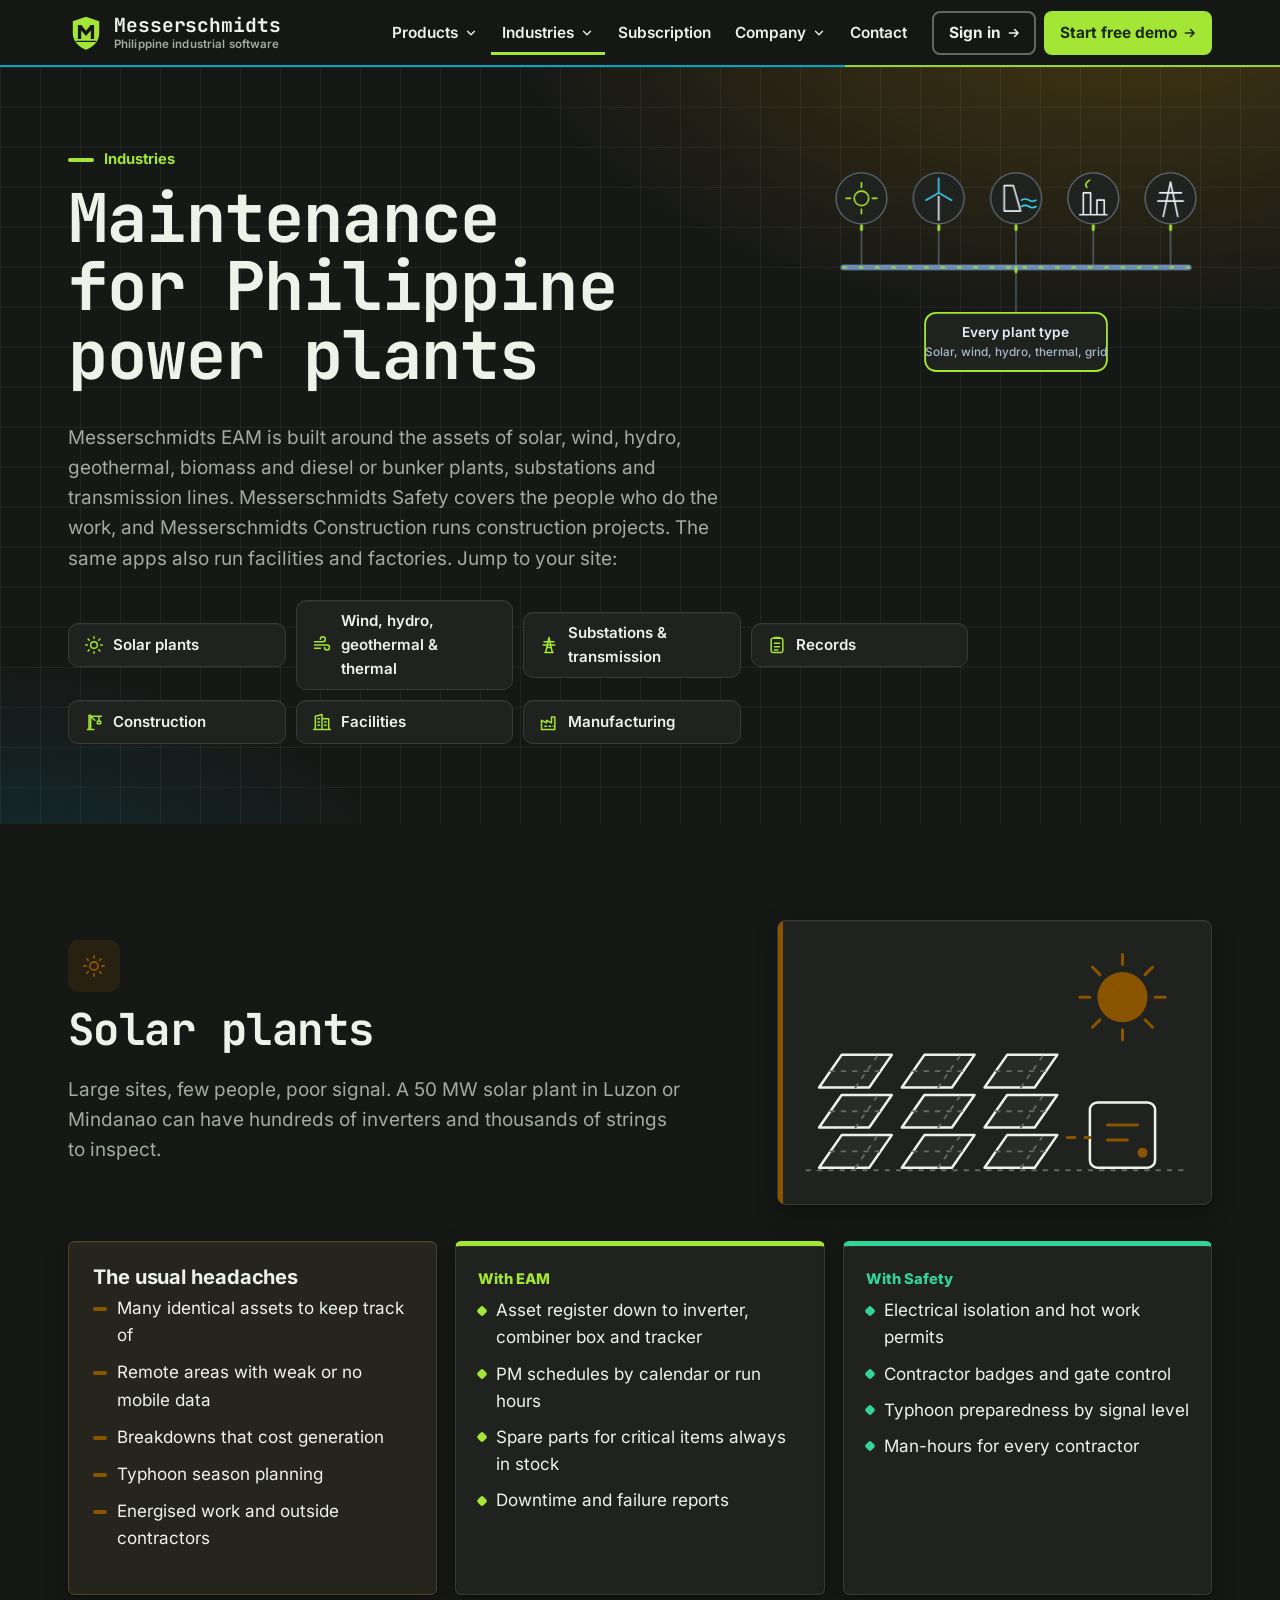
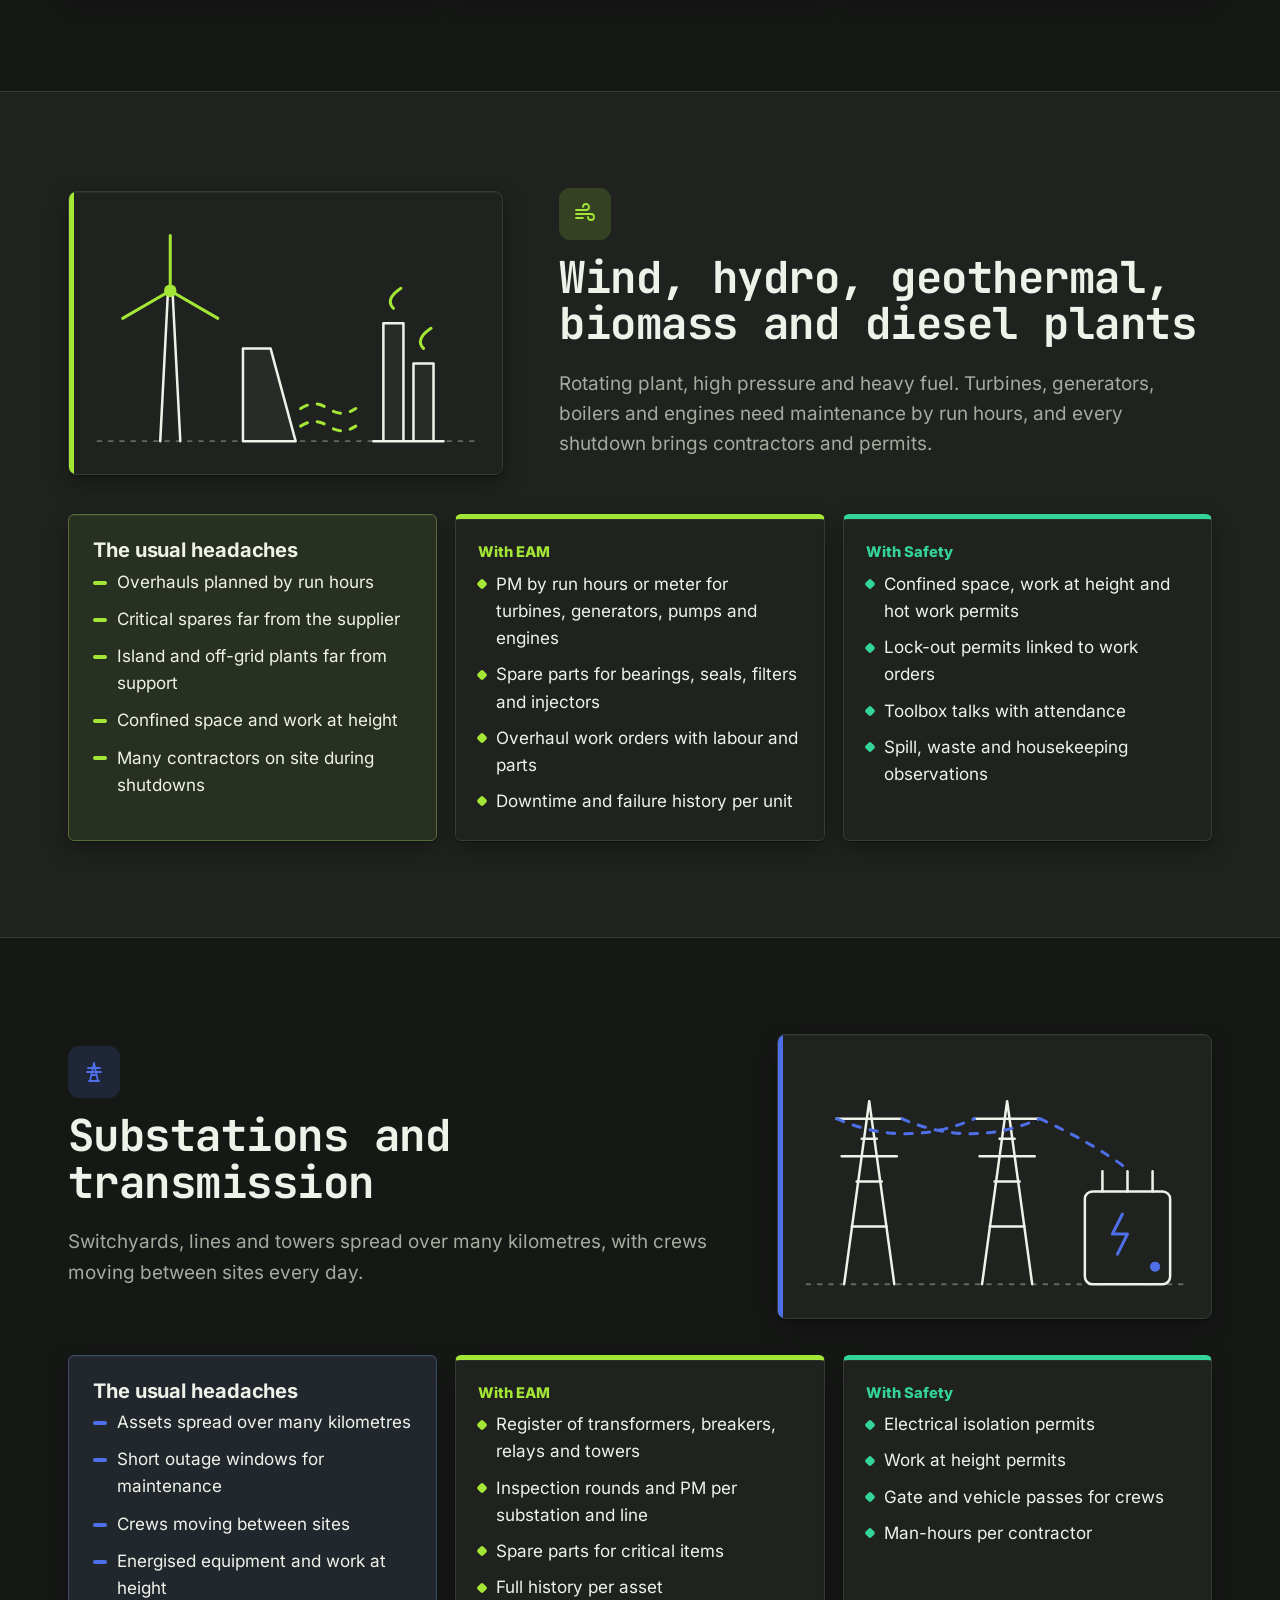
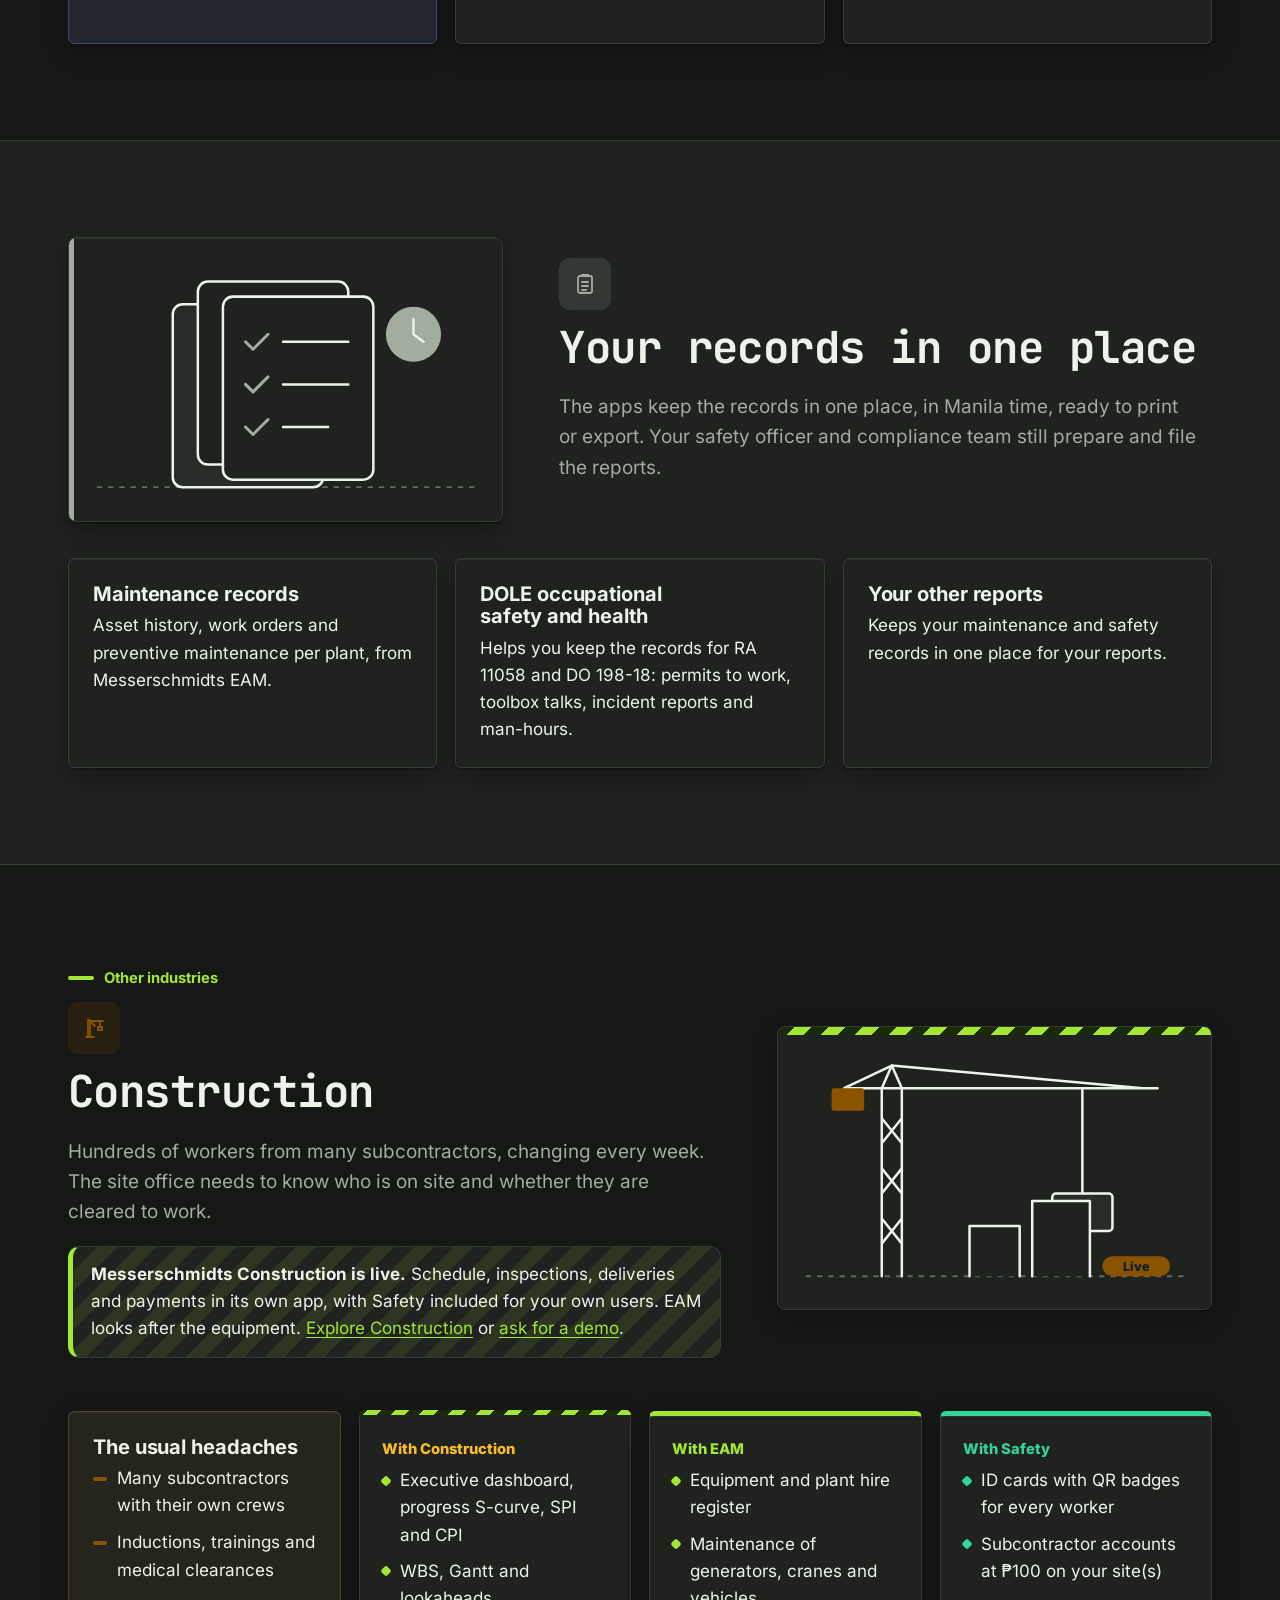
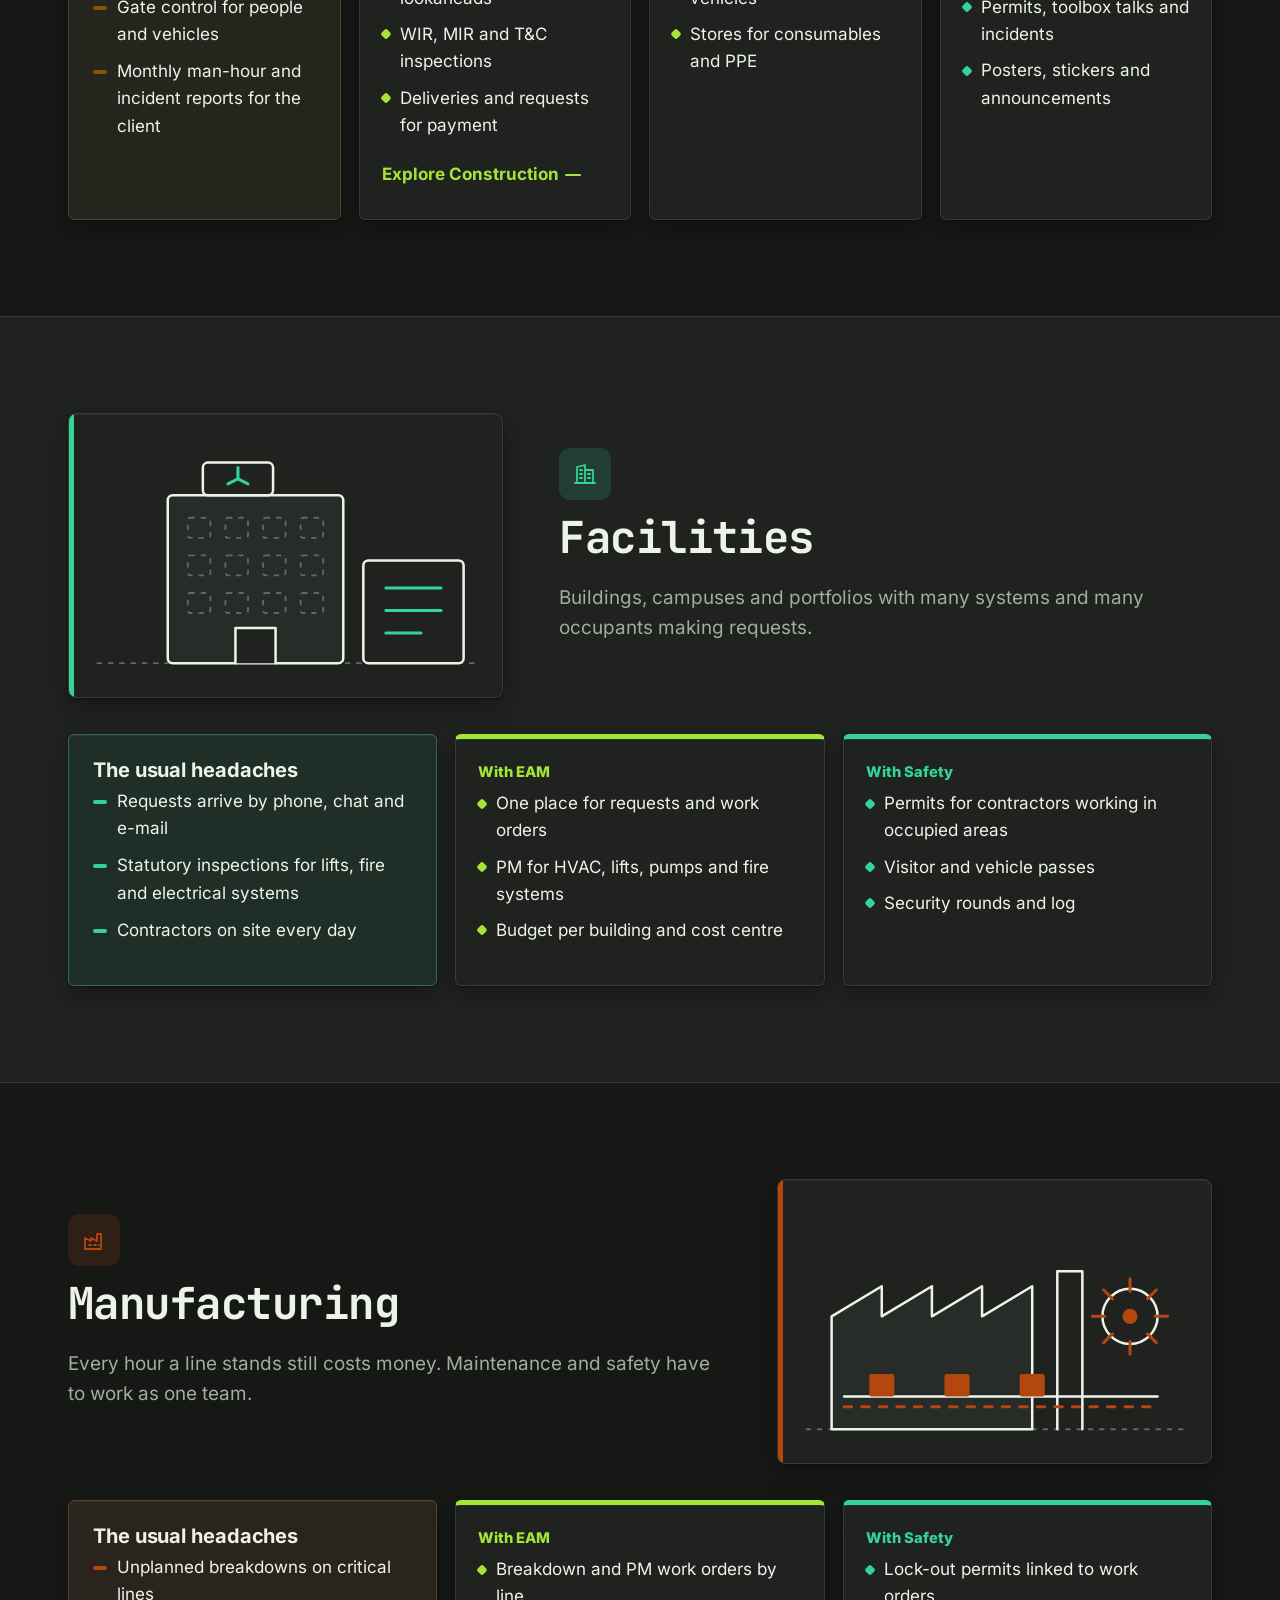
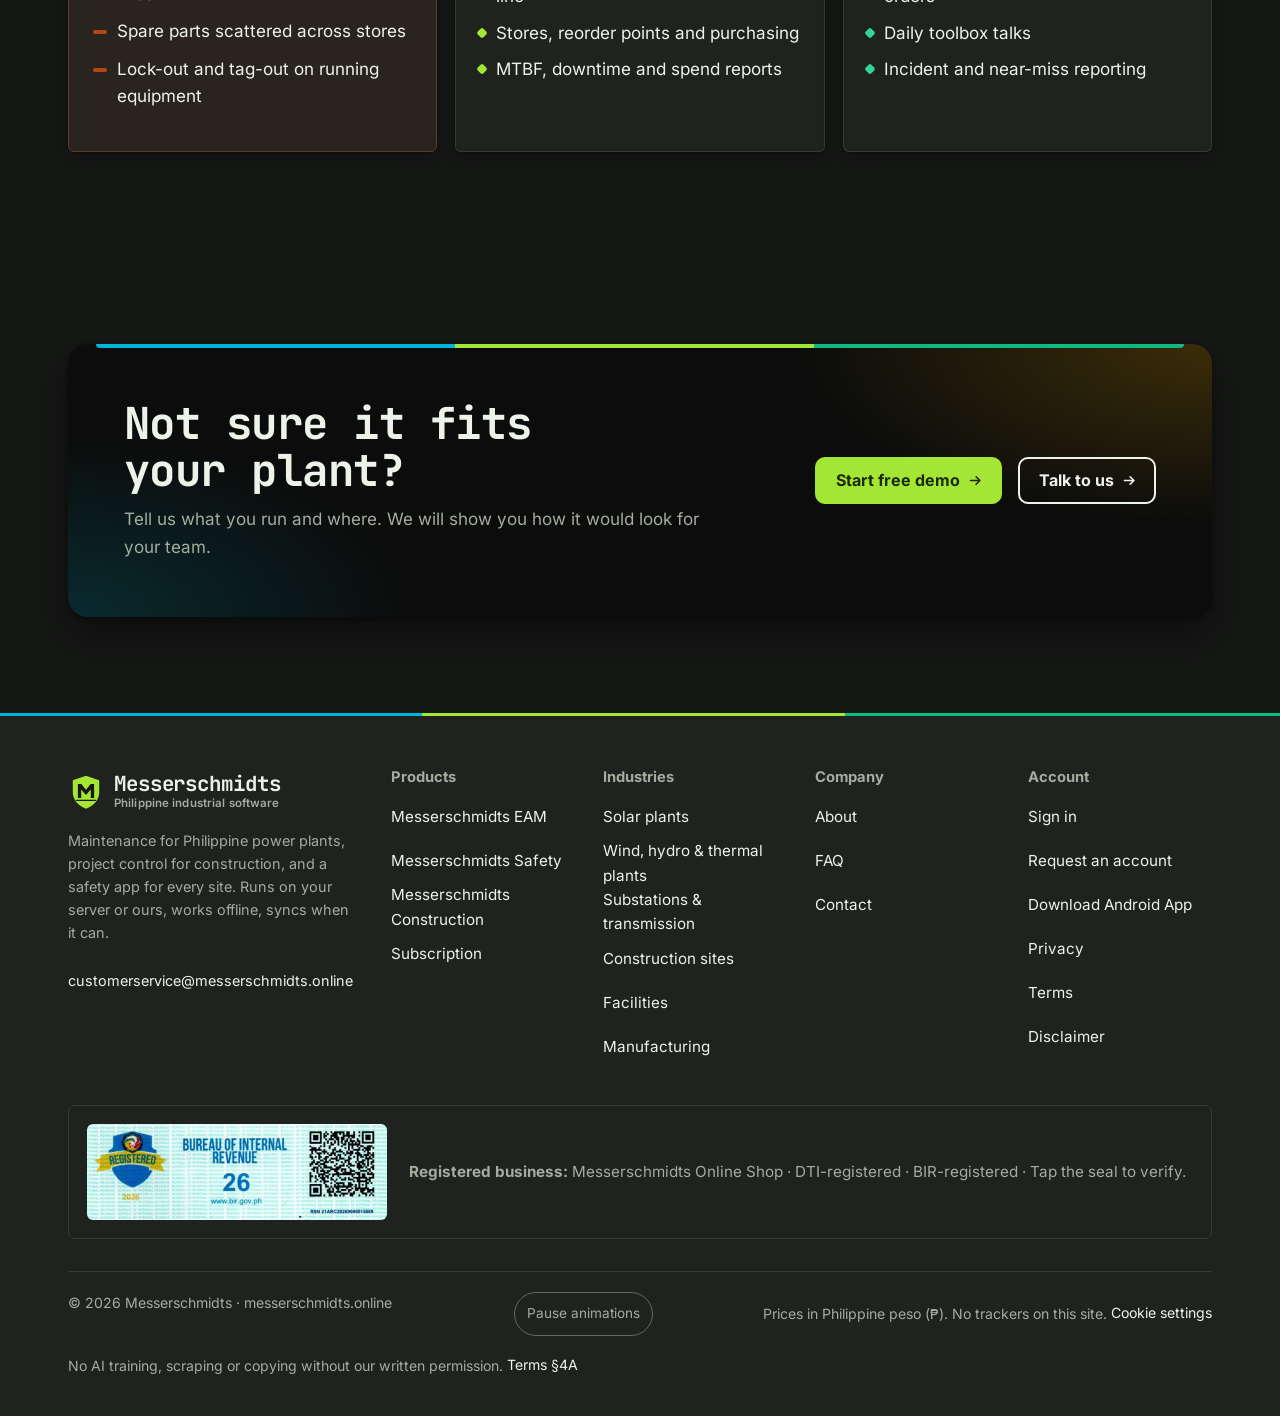
<file: industries.html>
<!doctype html>
<html lang="en">
<head>
<meta charset="utf-8">
<script src="assets/consent.js?v=1"></script>
<meta name="robots" content="index, follow, noai, noimageai">
<meta name="tdm-reservation" content="1">
<meta name="tdm-policy" content="https://messerschmidts.online/terms.html#ai">
<meta name="viewport" content="width=device-width, initial-scale=1">
<title>EAM for Philippine power plants and other industries | Messerschmidts</title>
<meta name="description" content="Messerschmidts EAM for Philippine power plants: maintenance of solar, wind, hydro, geothermal, biomass and diesel plants, substations and transmission, with Messerschmidts Safety alongside, and Messerschmidts Construction for construction projects. Also for facilities and manufacturing.">
<link rel="canonical" href="https://messerschmidts.online/industries.html">
<meta property="og:type" content="website">
<meta property="og:site_name" content="Messerschmidts">
<meta property="og:locale" content="en_PH">
<meta property="og:title" content="EAM for Philippine power plants and other industries | Messerschmidts">
<meta property="og:description" content="Messerschmidts EAM for Philippine power plants: maintenance of solar, wind, hydro, geothermal, biomass and diesel plants, substations and transmission, with Messerschmidts Safety alongside, and Messerschmidts Construction for construction projects. Also for facilities and manufacturing.">
<meta property="og:url" content="https://messerschmidts.online/industries.html">
<meta property="og:image" content="https://messerschmidts.online/assets/og-image.png">
<meta property="og:image:width" content="1200">
<meta property="og:image:height" content="630">
<meta property="og:image:alt" content="Messerschmidts: software for Philippine industries, EAM for power plants and HSSE">
<meta name="twitter:card" content="summary_large_image">
<meta name="color-scheme" content="light dark">
<meta name="theme-color" content="#161816" media="(prefers-color-scheme: light)">
<meta name="theme-color" content="#161816" media="(prefers-color-scheme: dark)">
<!-- API base for live prices; empty = same origin as this page. -->
<meta name="msm-api" content="https://app.messerschmidts.online">
<!-- Application base for Sign in / sign-up links; empty = same origin. -->
<meta name="msm-app" content="https://app.messerschmidts.online">
<link rel="icon" href="assets/logo.svg" type="image/svg+xml">
<link rel="apple-touch-icon" href="assets/apple-touch-icon.png">
<link rel="preload" href="assets/fonts/BarlowSemiCondensed-Bold-latin.woff2" as="font" type="font/woff2" crossorigin>
<link rel="stylesheet" href="assets/site.css?v=19">
<script src="assets/site.js?v=19" defer></script>
</head>
<body>
<a class="skip-link" href="#main">Skip to main content</a>
<header class="site-header">
  <div class="container header-inner">
    <a class="brand" href="index.html"><svg viewBox="0 0 120 120" aria-hidden="true" focusable="false"><path d="M60 6 104 21v39c0 27-18 45-44 56C34 105 16 87 16 60V21z" fill="#a3e635"/><path d="M33 80V33h11.5L60 52.5 75.5 33H87v47H76V51.5L60 70 44 51.5V80z" fill="#161816"/><path d="M28 88h64" stroke="#161816" stroke-width="4" stroke-linecap="round"/></svg><span>Messerschmidts<small>Philippine industrial software</small></span></a>
    <button class="nav-toggle" type="button" aria-expanded="false" aria-controls="site-nav"><svg viewBox="0 0 24 24" fill="none" stroke="currentColor" stroke-width="1.8" stroke-linecap="round" stroke-linejoin="round" aria-hidden="true" focusable="false"><path d="M4 7h16M4 12h16M4 17h16"/></svg><span>Menu</span></button>
    <nav class="site-nav" id="site-nav" aria-label="Main">
      <ul class="nav-list">
        <li class="has-menu"><button class="menu-toggle" type="button" aria-expanded="false" aria-controls="menu-products">Products<svg class="chev" viewBox="0 0 24 24" fill="none" stroke="currentColor" stroke-width="2.2" stroke-linecap="round" stroke-linejoin="round" aria-hidden="true" focusable="false"><path d="m6 9 6 6 6-6"/></svg></button>
          <div class="menu" id="menu-products"><ul>
            <li><a class="mi-eam" href="eam.html"><span class="mi-icon"><svg viewBox="0 0 24 24" fill="none" stroke="currentColor" stroke-width="1.8" stroke-linecap="round" stroke-linejoin="round" aria-hidden="true" focusable="false"><circle cx="12" cy="12" r="3"/><path d="M12 2v3M12 19v3M2 12h3M19 12h3M4.9 4.9l2.1 2.1M17 17l2.1 2.1M4.9 19.1 7 17M17 7l2.1-2.1"/></svg></span><span><strong>EAM</strong><small>Assets, PM and work orders</small></span></a></li>
            <li><a class="mi-safety" href="safety.html"><span class="mi-icon"><svg viewBox="0 0 24 24" fill="none" stroke="currentColor" stroke-width="1.8" stroke-linecap="round" stroke-linejoin="round" aria-hidden="true" focusable="false"><path d="M12 3 4 6v6c0 4.5 3.4 8 8 9 4.6-1 8-4.5 8-9V6l-8-3Z"/><path d="m8.5 12 2.5 2.5 4.5-5"/></svg></span><span><strong>Safety</strong><small>Permits, people and gates</small></span></a></li>
            <li><a class="mi-build" href="construction.html"><span class="mi-icon"><svg viewBox="0 0 24 24" fill="none" stroke="currentColor" stroke-width="1.8" stroke-linecap="round" stroke-linejoin="round" aria-hidden="true" focusable="false"><path d="M6 21V4h2v17M4 21h8M8 5h13M8 5l5 5M18 5v6"/><rect x="16" y="11" width="4" height="3"/></svg></span><span><strong>Construction</strong><small>Project control</small></span></a></li>
          </ul></div></li>
        <li class="has-menu"><button class="menu-toggle is-current" type="button" aria-expanded="false" aria-controls="menu-industries">Industries<svg class="chev" viewBox="0 0 24 24" fill="none" stroke="currentColor" stroke-width="2.2" stroke-linecap="round" stroke-linejoin="round" aria-hidden="true" focusable="false"><path d="m6 9 6 6 6-6"/></svg></button>
          <div class="menu menu-mega" id="menu-industries"><ul>
            <li><a href="industries.html#solar"><span class="mi-icon"><svg viewBox="0 0 24 24" fill="none" stroke="currentColor" stroke-width="1.8" stroke-linecap="round" stroke-linejoin="round" aria-hidden="true" focusable="false"><circle cx="12" cy="12" r="4"/><path d="M12 2v2M12 20v2M2 12h2M20 12h2M4.9 4.9l1.4 1.4M17.7 17.7l1.4 1.4M4.9 19.1l1.4-1.4M17.7 6.3l1.4-1.4"/></svg></span><span><strong>Solar plants</strong><small>Inverters, strings, trackers</small></span></a></li>
            <li><a href="industries.html#power"><span class="mi-icon"><svg viewBox="0 0 24 24" fill="none" stroke="currentColor" stroke-width="1.8" stroke-linecap="round" stroke-linejoin="round" aria-hidden="true" focusable="false"><path d="M3 8h10a3 3 0 1 0-3-3M3 12h15a3 3 0 1 1-3 3M3 16h7"/></svg></span><span><strong>Wind, hydro &amp; thermal</strong><small>Geothermal, biomass, diesel</small></span></a></li>
            <li><a href="industries.html#grid"><span class="mi-icon"><svg viewBox="0 0 24 24" fill="none" stroke="currentColor" stroke-width="1.8" stroke-linecap="round" stroke-linejoin="round" aria-hidden="true" focusable="false"><path d="M8 21 12 3l4 18M6 8h12M5 12h14M9.5 15h5M7 21h10"/></svg></span><span><strong>Substations &amp; transmission</strong><small>Switchyards, lines, towers</small></span></a></li>
            <li><a href="industries.html#records"><span class="mi-icon"><svg viewBox="0 0 24 24" fill="none" stroke="currentColor" stroke-width="1.8" stroke-linecap="round" stroke-linejoin="round" aria-hidden="true" focusable="false"><rect x="5" y="4" width="14" height="17" rx="2"/><path d="M9 4V3h6v1M9 10h6M9 14h6M9 18h4"/></svg></span><span><strong>Records</strong><small>Maintenance and DOLE safety records</small></span></a></li>
            <li><a href="industries.html#construction"><span class="mi-icon"><svg viewBox="0 0 24 24" fill="none" stroke="currentColor" stroke-width="1.8" stroke-linecap="round" stroke-linejoin="round" aria-hidden="true" focusable="false"><path d="M6 21V4h2v17M4 21h8M8 5h13M8 5l5 5M18 5v6"/><rect x="16" y="11" width="4" height="3"/></svg></span><span><strong>Construction sites</strong><small>Subcontractors, gates and equipment</small></span></a></li>
            <li><a href="industries.html#facilities"><span class="mi-icon"><svg viewBox="0 0 24 24" fill="none" stroke="currentColor" stroke-width="1.8" stroke-linecap="round" stroke-linejoin="round" aria-hidden="true" focusable="false"><path d="M4 21V5l8-2v18M12 8h8v13M2 21h20"/><path d="M7 8h2M7 12h2M7 16h2M15 12h2M15 16h2"/></svg></span><span><strong>Facilities</strong><small>Buildings and campuses</small></span></a></li>
            <li><a href="industries.html#manufacturing"><span class="mi-icon"><svg viewBox="0 0 24 24" fill="none" stroke="currentColor" stroke-width="1.8" stroke-linecap="round" stroke-linejoin="round" aria-hidden="true" focusable="false"><path d="M3 21V10l6 3V10l6 3V6h4v15H3Z"/><path d="M7 17h2M12 17h2M17 17h0"/></svg></span><span><strong>Manufacturing</strong><small>Lines, stores, lock-out</small></span></a></li>
          </ul>
          <div class="menu-foot"><a href="industries.html" aria-current="page">Industries overview</a></div></div></li>
        <li><a href="pricing.html">Subscription</a></li>
        <li class="has-menu"><button class="menu-toggle" type="button" aria-expanded="false" aria-controls="menu-company">Company<svg class="chev" viewBox="0 0 24 24" fill="none" stroke="currentColor" stroke-width="2.2" stroke-linecap="round" stroke-linejoin="round" aria-hidden="true" focusable="false"><path d="m6 9 6 6 6-6"/></svg></button>
          <div class="menu menu-sm" id="menu-company"><ul>
            <li><a href="about.html"><span><strong>About</strong><small>Who we are</small></span></a></li>
            <li><a href="faq.html"><span><strong>FAQ</strong><small>Questions and answers</small></span></a></li>
          </ul></div></li>
        <li><a href="contact.html">Contact</a></li>
      </ul>
      <div class="nav-actions">
        <a class="btn btn-ghost btn-sm" href="/" data-app-link="/">Sign in</a>
        <a class="btn btn-primary btn-sm" href="/#/account/signup" data-app-link="/#/account/signup">Start free demo</a>
      </div>
    </nav>
  </div>
</header>
<main id="main" tabindex="-1">
<section class="page-hero ind-hero" aria-labelledby="ind-title">
  <div class="container">
    <figure class="ph-art" aria-hidden="true"><svg class="sld" viewBox="0 0 440 300" focusable="false"><path class="wire" d="M50 104V150M135 104V150M220 104V150M305 104V150M390 104V150"/><path class="bus pop" style="--d:.55s" d="M30 150H410"/><path class="pulse p-amber" pathLength="100" style="--d:1.10s" d="M50 104V150"/><path class="pulse p-amber" pathLength="100" style="--d:1.35s" d="M135 104V150"/><path class="pulse p-amber" pathLength="100" style="--d:1.60s" d="M220 104V150"/><path class="pulse p-amber" pathLength="100" style="--d:1.85s" d="M305 104V150"/><path class="pulse p-amber" pathLength="100" style="--d:2.10s" d="M390 104V150"/><path class="current" d="M30 150H410"/><path class="wire" d="M220 150V200"/><path class="pulse p-amber" pathLength="100" style="--d:2.4s" d="M220 150V200"/><g class="pop" style="--d:.05s"><circle class="node" cx="50" cy="74" r="28"/><circle class="glyph g-amber" cx="50" cy="74" r="8"/><path class="glyph g-amber" d="M50 57v5M50 86v5M33 74h5M62 74h5"/></g>
<g class="pop" style="--d:.15s"><circle class="node" cx="135" cy="74" r="28"/><path class="glyph" d="M135 72V98"/><g class="rotor"><circle cx="135" cy="68" r="17" fill="none"/><path class="glyph g-cyan" d="M135 68V52M135 68l14 8M135 68l-14 8"/></g></g>
<g class="pop" style="--d:.25s"><circle class="node" cx="220" cy="74" r="28"/><path class="glyph" d="M207 60h10l8 28h-18z"/><path class="glyph g-cyan" d="M226 76c3-2 5-2 8 0s5 2 8 0M226 83c3-2 5-2 8 0s5 2 8 0"/></g>
<g class="pop" style="--d:.35s"><circle class="node" cx="305" cy="74" r="28"/><path class="glyph" d="M294 92V68h8v24M309 92V76h8v16M290 92h30"/><path class="glyph g-amber blink" d="M298 62c-3-3 0-6 3-8"/></g>
<g class="pop" style="--d:.45s"><circle class="node" cx="390" cy="74" r="28"/><path class="glyph" d="M382 94l8-38 8 38M378 68h24M376 77h28"/></g>
<g class="pop" style="--d:.8s"><rect class="node-hot" x="120" y="200" width="200" height="64" rx="12"/><text x="220" y="227" text-anchor="middle">Every plant type</text><text class="t-sub" x="220" y="248" text-anchor="middle">Solar, wind, hydro, thermal, grid</text></g></svg></figure>
    <span class="eyebrow">Industries</span>
    <h1 id="ind-title">Maintenance for Philippine power plants</h1>
    <p class="lead">Messerschmidts EAM is built around the assets of solar, wind, hydro, geothermal, biomass and diesel or bunker plants, substations and transmission lines. Messerschmidts Safety covers the people who do the work, and Messerschmidts Construction runs construction projects. The same apps also run facilities and factories. Jump to your site:</p>
    <div class="strip-inner start">
      <a class="chip" href="#solar"><svg viewBox="0 0 24 24" fill="none" stroke="currentColor" stroke-width="1.8" stroke-linecap="round" stroke-linejoin="round" aria-hidden="true" focusable="false"><circle cx="12" cy="12" r="4"/><path d="M12 2v2M12 20v2M2 12h2M20 12h2M4.9 4.9l1.4 1.4M17.7 17.7l1.4 1.4M4.9 19.1l1.4-1.4M17.7 6.3l1.4-1.4"/></svg>Solar plants</a>
      <a class="chip" href="#power"><svg viewBox="0 0 24 24" fill="none" stroke="currentColor" stroke-width="1.8" stroke-linecap="round" stroke-linejoin="round" aria-hidden="true" focusable="false"><path d="M3 8h10a3 3 0 1 0-3-3M3 12h15a3 3 0 1 1-3 3M3 16h7"/></svg>Wind, hydro, geothermal &amp; thermal</a>
      <a class="chip" href="#grid"><svg viewBox="0 0 24 24" fill="none" stroke="currentColor" stroke-width="1.8" stroke-linecap="round" stroke-linejoin="round" aria-hidden="true" focusable="false"><path d="M8 21 12 3l4 18M6 8h12M5 12h14M9.5 15h5M7 21h10"/></svg>Substations &amp; transmission</a>
      <a class="chip" href="#records"><svg viewBox="0 0 24 24" fill="none" stroke="currentColor" stroke-width="1.8" stroke-linecap="round" stroke-linejoin="round" aria-hidden="true" focusable="false"><rect x="5" y="4" width="14" height="17" rx="2"/><path d="M9 4V3h6v1M9 10h6M9 14h6M9 18h4"/></svg>Records</a>
      <a class="chip" href="#construction"><svg viewBox="0 0 24 24" fill="none" stroke="currentColor" stroke-width="1.8" stroke-linecap="round" stroke-linejoin="round" aria-hidden="true" focusable="false"><path d="M6 21V4h2v17M4 21h8M8 5h13M8 5l5 5M18 5v6"/><rect x="16" y="11" width="4" height="3"/></svg>Construction</a>
      <a class="chip" href="#facilities"><svg viewBox="0 0 24 24" fill="none" stroke="currentColor" stroke-width="1.8" stroke-linecap="round" stroke-linejoin="round" aria-hidden="true" focusable="false"><path d="M4 21V5l8-2v18M12 8h8v13M2 21h20"/><path d="M7 8h2M7 12h2M7 16h2M15 12h2M15 16h2"/></svg>Facilities</a>
      <a class="chip" href="#manufacturing"><svg viewBox="0 0 24 24" fill="none" stroke="currentColor" stroke-width="1.8" stroke-linecap="round" stroke-linejoin="round" aria-hidden="true" focusable="false"><path d="M3 21V10l6 3V10l6 3V6h4v15H3Z"/><path d="M7 17h2M12 17h2M17 17h0"/></svg>Manufacturing</a>
    </div>
  </div>
</section>
<section class="section ind ind-solar" id="solar" aria-labelledby="solar-title">
  <div class="container">
    <div class="ind-head">
    <div class="section-head"><div class="icon-lg"><svg viewBox="0 0 24 24" fill="none" stroke="currentColor" stroke-width="1.8" stroke-linecap="round" stroke-linejoin="round" aria-hidden="true" focusable="false"><circle cx="12" cy="12" r="4"/><path d="M12 2v2M12 20v2M2 12h2M20 12h2M4.9 4.9l1.4 1.4M17.7 17.7l1.4 1.4M4.9 19.1l1.4-1.4M17.7 6.3l1.4-1.4"/></svg></div>
      <h2 id="solar-title">Solar plants</h2><p class="lead">Large sites, few people, poor signal. A 50 MW solar plant in Luzon or Mindanao can have hundreds of inverters and thousands of strings to inspect.</p></div>
    <figure class="art" aria-hidden="true"><svg viewBox="0 0 320 200" focusable="false"><title>Solar plant</title><path class="ln-soft" d="M10 186H310"/><circle class="fa" cx="262" cy="48" r="20"/><path class="ln-a" d="M262 14v8M262 74v8M228 48h8M288 48h8M238 24l6 6M280 66l6 6M238 72l6-6M280 30l6-6"/><path class="ln fs" d="M20 120l18-26h40l-18 26z"/><path class="ln-soft" d="M29 107h40M49 120l18-26"/><path class="ln fs" d="M86 120l18-26h40l-18 26z"/><path class="ln-soft" d="M95 107h40M115 120l18-26"/><path class="ln fs" d="M152 120l18-26h40l-18 26z"/><path class="ln-soft" d="M161 107h40M181 120l18-26"/><path class="ln fs" d="M20 152l18-26h40l-18 26z"/><path class="ln-soft" d="M29 139h40M49 152l18-26"/><path class="ln fs" d="M86 152l18-26h40l-18 26z"/><path class="ln-soft" d="M95 139h40M115 152l18-26"/><path class="ln fs" d="M152 152l18-26h40l-18 26z"/><path class="ln-soft" d="M161 139h40M181 152l18-26"/><path class="ln fs" d="M20 184l18-26h40l-18 26z"/><path class="ln-soft" d="M29 171h40M49 184l18-26"/><path class="ln fs" d="M86 184l18-26h40l-18 26z"/><path class="ln-soft" d="M95 171h40M115 184l18-26"/><path class="ln fs" d="M152 184l18-26h40l-18 26z"/><path class="ln-soft" d="M161 171h40M181 184l18-26"/><rect class="ln fsurf" x="236" y="132" width="52" height="52" rx="6"/><path class="ln-a" d="M250 150h24M250 162h16"/><circle class="fa blink" cx="278" cy="172" r="4"/><path class="ln-a flowline" d="M218 160h18"/></svg></figure>
    </div>
    <div class="grid grid-3">
      <article class="card"><h3>The usual headaches</h3><ul class="check-list"><li>Many identical assets to keep track of</li><li>Remote areas with weak or no mobile data</li><li>Breakdowns that cost generation</li><li>Typhoon season planning</li><li>Energised work and outside contractors</li></ul></article>
      <article class="card product-card compact"><span class="product-tag">With EAM</span><ul><li>Asset register down to inverter, combiner box and tracker</li><li>PM schedules by calendar or run hours</li><li>Spare parts for critical items always in stock</li><li>Downtime and failure reports</li></ul></article>
      <article class="card product-card safety compact"><span class="product-tag">With Safety</span><ul><li>Electrical isolation and hot work permits</li><li>Contractor badges and gate control</li><li>Typhoon preparedness by signal level</li><li>Man-hours for every contractor</li></ul></article>
    </div>
  </div>
</section>
<section class="section section-alt ind ind-power" id="power" aria-labelledby="power-title">
  <div class="container">
    <div class="ind-head">
    <div class="section-head"><div class="icon-lg"><svg viewBox="0 0 24 24" fill="none" stroke="currentColor" stroke-width="1.8" stroke-linecap="round" stroke-linejoin="round" aria-hidden="true" focusable="false"><path d="M3 8h10a3 3 0 1 0-3-3M3 12h15a3 3 0 1 1-3 3M3 16h7"/></svg></div>
      <h2 id="power-title">Wind, hydro, geothermal, biomass and diesel plants</h2><p class="lead">Rotating plant, high pressure and heavy fuel. Turbines, generators, boilers and engines need maintenance by run hours, and every shutdown brings contractors and permits.</p></div>
    <figure class="art" aria-hidden="true"><svg viewBox="0 0 320 200" focusable="false"><title>Wind turbine, hydro dam and thermal plant</title><path class="ln-soft" d="M10 186H310"/><path class="ln" d="M60 186 66 70h4l6 116"/><g class="rotor"><circle cx="68" cy="66" r="44" fill="none"/><path class="ln-a" d="M68 66V22M68 66l38 22M68 66l-38 22"/></g><circle class="fa" cx="68" cy="66" r="5"/><path class="ln fs" d="M126 186V112h22l20 74z"/><path class="ln-a flowline" d="M172 160c8-5 14-5 22 0s14 5 22 0M172 174c8-5 14-5 22 0s14 5 22 0"/><path class="ln fs" d="M238 186V92h16v94M262 186v-62h16v62M230 186h56"/><path class="ln-a blink" d="M246 80c-6-6 0-12 6-16M270 112c-6-6 0-12 6-16"/></svg></figure>
    </div>
    <div class="grid grid-3">
      <article class="card"><h3>The usual headaches</h3><ul class="check-list"><li>Overhauls planned by run hours</li><li>Critical spares far from the supplier</li><li>Island and off-grid plants far from support</li><li>Confined space and work at height</li><li>Many contractors on site during shutdowns</li></ul></article>
      <article class="card product-card compact"><span class="product-tag">With EAM</span><ul><li>PM by run hours or meter for turbines, generators, pumps and engines</li><li>Spare parts for bearings, seals, filters and injectors</li><li>Overhaul work orders with labour and parts</li><li>Downtime and failure history per unit</li></ul></article>
      <article class="card product-card safety compact"><span class="product-tag">With Safety</span><ul><li>Confined space, work at height and hot work permits</li><li>Lock-out permits linked to work orders</li><li>Toolbox talks with attendance</li><li>Spill, waste and housekeeping observations</li></ul></article>
    </div>
  </div>
</section>
<section class="section ind ind-grid" id="grid" aria-labelledby="grid-title">
  <div class="container">
    <div class="ind-head">
    <div class="section-head"><div class="icon-lg"><svg viewBox="0 0 24 24" fill="none" stroke="currentColor" stroke-width="1.8" stroke-linecap="round" stroke-linejoin="round" aria-hidden="true" focusable="false"><path d="M8 21 12 3l4 18M6 8h12M5 12h14M9.5 15h5M7 21h10"/></svg></div>
      <h2 id="grid-title">Substations and transmission</h2><p class="lead">Switchyards, lines and towers spread over many kilometres, with crews moving between sites every day.</p></div>
    <figure class="art" aria-hidden="true"><svg viewBox="0 0 320 200" focusable="false"><title>Transmission towers and a substation</title><path class="ln-soft" d="M10 186H310"/><path class="ln" d="M40 186 60 40l20 146M46 140h28M50 104h20M54 70h12M34 54h52M38 84h44"/><path class="ln" d="M150 186 170 40l20 146M156 140h28M160 104h20M164 70h12M144 54h52M148 84h44"/><path class="ln-a flowline" d="M34 54q55 24 110 0M86 54q55 24 110 0M196 54q40 18 70 40"/><rect class="ln fsurf" x="232" y="112" width="68" height="74" rx="6"/><path class="ln" d="M246 112V96M266 112V96M286 112V96"/><path class="ln-a" d="m262 130-8 16h12l-8 16"/><circle class="fa blink" cx="288" cy="172" r="4"/></svg></figure>
    </div>
    <div class="grid grid-3">
      <article class="card"><h3>The usual headaches</h3><ul class="check-list"><li>Assets spread over many kilometres</li><li>Short outage windows for maintenance</li><li>Crews moving between sites</li><li>Energised equipment and work at height</li></ul></article>
      <article class="card product-card compact"><span class="product-tag">With EAM</span><ul><li>Register of transformers, breakers, relays and towers</li><li>Inspection rounds and PM per substation and line</li><li>Spare parts for critical items</li><li>Full history per asset</li></ul></article>
      <article class="card product-card safety compact"><span class="product-tag">With Safety</span><ul><li>Electrical isolation permits</li><li>Work at height permits</li><li>Gate and vehicle passes for crews</li><li>Man-hours per contractor</li></ul></article>
    </div>
  </div>
</section>
<section class="section section-alt ind ind-records" id="records" aria-labelledby="records-title">
  <div class="container">
    <div class="ind-head">
    <div class="section-head"><div class="icon-lg"><svg viewBox="0 0 24 24" fill="none" stroke="currentColor" stroke-width="1.8" stroke-linecap="round" stroke-linejoin="round" aria-hidden="true" focusable="false"><rect x="5" y="4" width="14" height="17" rx="2"/><path d="M9 4V3h6v1M9 10h6M9 14h6M9 18h4"/></svg></div>
      <h2 id="records-title">Your records in one place</h2><p class="lead">The apps keep the records in one place, in Manila time, ready to print or export. Your safety officer and compliance team still prepare and file the reports.</p></div>
    <figure class="art" aria-hidden="true"><svg viewBox="0 0 320 200" focusable="false"><title>Maintenance and safety records</title><path class="ln-soft" d="M10 186H310"/><rect class="ln fs" x="70" y="40" width="120" height="146" rx="8"/><rect class="ln fsurf" x="90" y="22" width="120" height="146" rx="8"/><rect class="ln fsurf" x="110" y="34" width="120" height="146" rx="8"/><path class="ln-a" d="m128 70 6 6 12-12M128 104l6 6 12-12M128 138l6 6 12-12"/><path class="ln" d="M158 70h52M158 104h52M158 138h36"/><circle class="fa" cx="262" cy="64" r="22"/><path class="ln" d="M262 52v12l8 6" stroke="#0E1C2F"/></svg></figure>
    </div>
    <div class="grid grid-3">
      <article class="card"><h3>Maintenance records</h3><p>Asset history, work orders and preventive maintenance per plant, from Messerschmidts EAM.</p></article>
      <article class="card"><h3>DOLE occupational safety and health</h3><p>Helps you keep the records for RA 11058 and DO 198-18: permits to work, toolbox talks, incident reports and man-hours.</p></article>
      <article class="card"><h3>Your other reports</h3><p>Keeps your maintenance and safety records in one place for your reports.</p></article>
    </div>
  </div>
</section>
<section class="section ind ind-build" id="construction" aria-labelledby="construction-title">
  <div class="container">
    <div class="ind-head">
    <div class="section-head"><span class="eyebrow">Other industries</span><div class="icon-lg"><svg viewBox="0 0 24 24" fill="none" stroke="currentColor" stroke-width="1.8" stroke-linecap="round" stroke-linejoin="round" aria-hidden="true" focusable="false"><path d="M6 21V4h2v17M4 21h8M8 5h13M8 5l5 5M18 5v6"/><rect x="16" y="11" width="4" height="3"/></svg></div>
      <h2 id="construction-title">Construction</h2><p class="lead">Hundreds of workers from many subcontractors, changing every week. The site office needs to know who is on site and whether they are cleared to work.</p><p class="notice"><strong>Messerschmidts Construction is live.</strong> Schedule, inspections, deliveries and payments in its own app, with Safety included for your own users. EAM looks after the equipment. <a href="construction.html">Explore Construction</a> or <a href="contact.html">ask for a demo</a>.</p></div>
    <figure class="art" aria-hidden="true"><svg viewBox="0 0 320 200" focusable="false"><title>Tower crane on a construction site</title><path class="ln-soft" d="M10 186H310"/><path class="ln" d="M70 186V36M86 186V36M70 60l16 20M86 60l-16 20M70 100l16 20M86 100l-16 20M70 140l16 20M86 140l-16 20"/><path class="ln" d="M40 36h250M70 36l8-18 8 18M78 18l-38 18M78 18l200 18"/><rect class="fa" x="30" y="36" width="26" height="18" rx="2"/><g class="sway" style="--o:230px 36px"><path class="ln" d="M230 36v84"/><rect class="ln fs" x="206" y="120" width="48" height="30" rx="3"/></g><path class="ln fsurf" d="M140 186v-40h40v40M190 186v-60h46v60"/><rect class="fa" x="246" y="170" width="54" height="16" rx="8"/><text x="273" y="182" text-anchor="middle" style="fill:#0E1C2F;font-size:10px;font-weight:800">Live</text></svg></figure>
    </div>
    <div class="grid grid-4">
      <article class="card"><h3>The usual headaches</h3><ul class="check-list"><li>Many subcontractors with their own crews</li><li>Inductions, trainings and medical clearances</li><li>Gate control for people and vehicles</li><li>Monthly man-hour and incident reports for the client</li></ul></article>
      <article class="card product-card build compact"><span class="product-tag">With Construction</span><ul><li>Executive dashboard, progress S-curve, SPI and CPI</li><li>WBS, Gantt and lookaheads</li><li>WIR, MIR and T&amp;C inspections</li><li>Deliveries and requests for payment</li></ul><p class="mt-sm"><a class="link-arrow" href="construction.html">Explore Construction</a></p></article>
      <article class="card product-card compact"><span class="product-tag">With EAM</span><ul><li>Equipment and plant hire register</li><li>Maintenance of generators, cranes and vehicles</li><li>Stores for consumables and PPE</li></ul></article>
      <article class="card product-card safety compact"><span class="product-tag">With Safety</span><ul><li>ID cards with QR badges for every worker</li><li>Subcontractor accounts at &#8369;100 on your site(s)</li><li>Permits, toolbox talks and incidents</li><li>Posters, stickers and announcements</li></ul></article>
    </div>
  </div>
</section>
<section class="section section-alt ind ind-fac" id="facilities" aria-labelledby="facilities-title">
  <div class="container">
    <div class="ind-head">
    <div class="section-head"><div class="icon-lg"><svg viewBox="0 0 24 24" fill="none" stroke="currentColor" stroke-width="1.8" stroke-linecap="round" stroke-linejoin="round" aria-hidden="true" focusable="false"><path d="M4 21V5l8-2v18M12 8h8v13M2 21h20"/><path d="M7 8h2M7 12h2M7 16h2M15 12h2M15 16h2"/></svg></div>
      <h2 id="facilities-title">Facilities</h2><p class="lead">Buildings, campuses and portfolios with many systems and many occupants making requests.</p></div>
    <figure class="art" aria-hidden="true"><svg viewBox="0 0 320 200" focusable="false"><title>Building with rooftop air-conditioning</title><path class="ln-soft" d="M10 186H310"/><rect class="ln fs" x="66" y="52" width="140" height="134" rx="4"/><rect class="ln-soft" x="82" y="70" width="18" height="16" rx="2"/><rect class="ln-soft" x="112" y="70" width="18" height="16" rx="2"/><rect class="ln-soft" x="142" y="70" width="18" height="16" rx="2"/><rect class="ln-soft" x="172" y="70" width="18" height="16" rx="2"/><rect class="ln-soft" x="82" y="100" width="18" height="16" rx="2"/><rect class="ln-soft" x="112" y="100" width="18" height="16" rx="2"/><rect class="ln-soft" x="142" y="100" width="18" height="16" rx="2"/><rect class="ln-soft" x="172" y="100" width="18" height="16" rx="2"/><rect class="ln-soft" x="82" y="130" width="18" height="16" rx="2"/><rect class="ln-soft" x="112" y="130" width="18" height="16" rx="2"/><rect class="ln-soft" x="142" y="130" width="18" height="16" rx="2"/><rect class="ln-soft" x="172" y="130" width="18" height="16" rx="2"/><path class="ln fsurf" d="M120 186v-28h32v28"/><rect class="ln fsurf" x="222" y="104" width="80" height="82" rx="4"/><rect class="ln fsurf" x="94" y="26" width="56" height="26" rx="4"/><g class="rotor"><circle cx="122" cy="39" r="10" fill="none"/><path class="ln-a" d="M122 39v-9M122 39l8 4M122 39l-8 4"/></g><path class="ln-a" d="M240 126h44M240 144h44M240 162h28"/></svg></figure>
    </div>
    <div class="grid grid-3">
      <article class="card"><h3>The usual headaches</h3><ul class="check-list"><li>Requests arrive by phone, chat and e-mail</li><li>Statutory inspections for lifts, fire and electrical systems</li><li>Contractors on site every day</li></ul></article>
      <article class="card product-card compact"><span class="product-tag">With EAM</span><ul><li>One place for requests and work orders</li><li>PM for HVAC, lifts, pumps and fire systems</li><li>Budget per building and cost centre</li></ul></article>
      <article class="card product-card safety compact"><span class="product-tag">With Safety</span><ul><li>Permits for contractors working in occupied areas</li><li>Visitor and vehicle passes</li><li>Security rounds and log</li></ul></article>
    </div>
  </div>
</section>
<section class="section ind ind-mfg" id="manufacturing" aria-labelledby="manufacturing-title">
  <div class="container">
    <div class="ind-head">
    <div class="section-head"><div class="icon-lg"><svg viewBox="0 0 24 24" fill="none" stroke="currentColor" stroke-width="1.8" stroke-linecap="round" stroke-linejoin="round" aria-hidden="true" focusable="false"><path d="M3 21V10l6 3V10l6 3V6h4v15H3Z"/><path d="M7 17h2M12 17h2M17 17h0"/></svg></div>
      <h2 id="manufacturing-title">Manufacturing</h2><p class="lead">Every hour a line stands still costs money. Maintenance and safety have to work as one team.</p></div>
    <figure class="art" aria-hidden="true"><svg viewBox="0 0 320 200" focusable="false"><title>Factory with a production line</title><path class="ln-soft" d="M10 186H310"/><path class="ln fs" d="M30 186V96l40-24v24l40-24v24l40-24v24l40-24v114z"/><path class="ln" d="M210 186V60h20v126"/><path class="ln" d="M40 160h250"/><path class="ln-a flowline" d="M40 168h250"/><rect class="fa" x="60" y="142" width="20" height="18" rx="2"/><rect class="fa" x="120" y="142" width="20" height="18" rx="2"/><rect class="fa" x="180" y="142" width="20" height="18" rx="2"/><g class="rotor"><circle class="ln fsurf" cx="268" cy="96" r="22"/><path class="ln-a" d="M268 66v10M268 116v10M238 96h10M288 96h10M247 75l7 7M282 110l7 7M247 117l7-7M282 82l7-7"/></g><circle class="fa" cx="268" cy="96" r="6"/></svg></figure>
    </div>
    <div class="grid grid-3">
      <article class="card"><h3>The usual headaches</h3><ul class="check-list"><li>Unplanned breakdowns on critical lines</li><li>Spare parts scattered across stores</li><li>Lock-out and tag-out on running equipment</li></ul></article>
      <article class="card product-card compact"><span class="product-tag">With EAM</span><ul><li>Breakdown and PM work orders by line</li><li>Stores, reorder points and purchasing</li><li>MTBF, downtime and spend reports</li></ul></article>
      <article class="card product-card safety compact"><span class="product-tag">With Safety</span><ul><li>Lock-out permits linked to work orders</li><li>Daily toolbox talks</li><li>Incident and near-miss reporting</li></ul></article>
    </div>
  </div>
</section>
<section class="section" aria-labelledby="cta-title">
  <div class="container">
    <div class="cta-band">
      <div><h2 id="cta-title">Not sure it fits your plant?</h2><p>Tell us what you run and where. We will show you how it would look for your team.</p></div>
      <div class="btn-row">
        <a class="btn btn-light" href="/#/account/signup" data-app-link="/#/account/signup">Start free demo</a>
        <a class="btn btn-outline-light" href="contact.html">Talk to us</a>
      </div>
    </div>
  </div>
</section>
</main>
<footer class="site-footer">
  <div class="container">
    <div class="footer-grid">
      <div class="footer-brand">
        <a class="brand" href="index.html"><svg viewBox="0 0 120 120" aria-hidden="true" focusable="false"><path d="M60 6 104 21v39c0 27-18 45-44 56C34 105 16 87 16 60V21z" fill="#a3e635"/><path d="M33 80V33h11.5L60 52.5 75.5 33H87v47H76V51.5L60 70 44 51.5V80z" fill="#161816"/><path d="M28 88h64" stroke="#161816" stroke-width="4" stroke-linecap="round"/></svg><span>Messerschmidts<small>Philippine industrial software</small></span></a>
        <p class="muted small footer-blurb">Maintenance for Philippine power plants, project control for construction, and a safety app for every site. Runs on your server or ours, works offline, syncs when it can.</p>
        <p class="small"><a class="email" href="mailto:customerservice@messerschmidts.online">customerservice@messerschmidts.online</a></p>
      </div>
      <nav aria-label="Products"><h2>Products</h2><ul>
        <li><a href="eam.html">Messerschmidts EAM</a></li>
        <li><a href="safety.html">Messerschmidts Safety</a></li>
        <li><a href="construction.html">Messerschmidts Construction</a></li>
        <li><a href="pricing.html">Subscription</a></li>
      </ul></nav>
      <nav aria-label="Industries"><h2>Industries</h2><ul>
        <li><a href="industries.html#solar">Solar plants</a></li>
        <li><a href="industries.html#power">Wind, hydro &amp; thermal plants</a></li>
        <li><a href="industries.html#grid">Substations &amp; transmission</a></li>
        <li><a href="industries.html#construction">Construction sites</a></li>
        <li><a href="industries.html#facilities">Facilities</a></li>
        <li><a href="industries.html#manufacturing">Manufacturing</a></li>
      </ul></nav>
      <nav aria-label="Company"><h2>Company</h2><ul>
        <li><a href="about.html">About</a></li>
        <li><a href="faq.html">FAQ</a></li>
        <li><a href="contact.html">Contact</a></li>
      </ul></nav>
      <nav aria-label="Account"><h2>Account</h2><ul>
        <li><a href="/" data-app-link="/">Sign in</a></li>
        <li><a href="/#/account/signup" data-app-link="/#/account/signup">Request an account</a></li>
        <li><a href="/assets/app/scanner-security.apk" download="scanner-security.apk">Download Android App</a></li>
        <li><a href="privacy.html">Privacy</a></li>
        <li><a href="terms.html">Terms</a></li>
        <li><a href="disclaimer.html">Disclaimer</a></li>
      </ul></nav>
    </div>
    <div class="bir-seal">
      <a href="https://verify.bir.gov.ph/correspondence/81de7a6afad44d0c9144605066e88b05" target="_blank" rel="noopener" aria-label="Verify our BIR registration (opens the Bureau of Internal Revenue verification page)"><img src="assets/bir-seal-online-shop-600.webp" srcset="assets/bir-seal-online-shop-600.webp 600w, assets/bir-seal-online-shop.webp 1030w" sizes="300px" width="300" height="96" loading="lazy" decoding="async" alt="BIR Registration Seal Badge 2026, Messerschmidts Online Shop, RSN 21ARC20260000015088"></a>
      <p class="small muted"><strong>Registered business:</strong> Messerschmidts Online Shop &middot; DTI-registered &middot; BIR-registered &middot; Tap the seal to verify.</p>
    </div>
    <div class="footer-bottom">
      <span>&copy; <span data-year>2026</span> Messerschmidts &middot; messerschmidts.online</span> <button class="motion-toggle" type="button" aria-pressed="false" hidden>Pause animations</button>
      <span>Prices in Philippine peso (&#8369;). No trackers on this site. <a href="#" data-consent-open hidden>Cookie settings</a></span>
      <span>No AI training, scraping or copying without our written permission. <a href="terms.html#ai">Terms &sect;4A</a></span>
    </div>
  </div>
</footer>
</body>
</html>
</file>
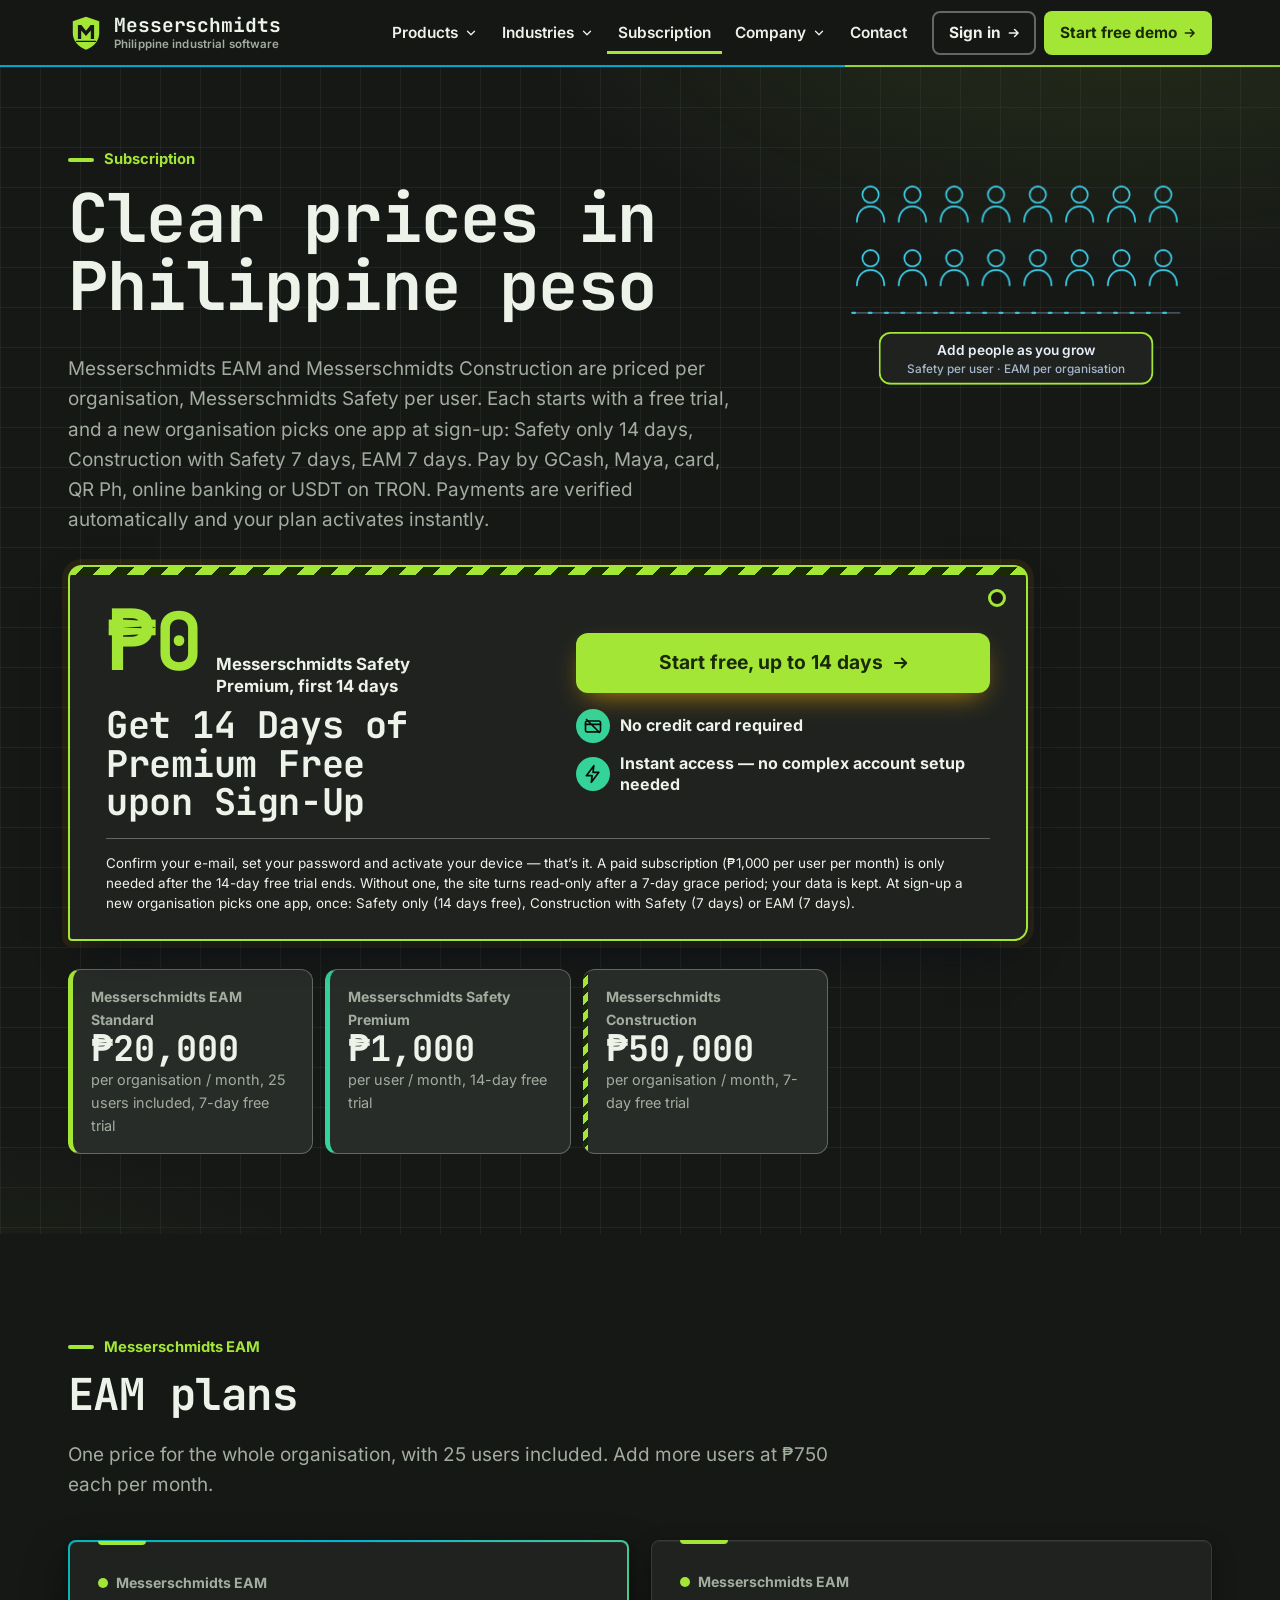
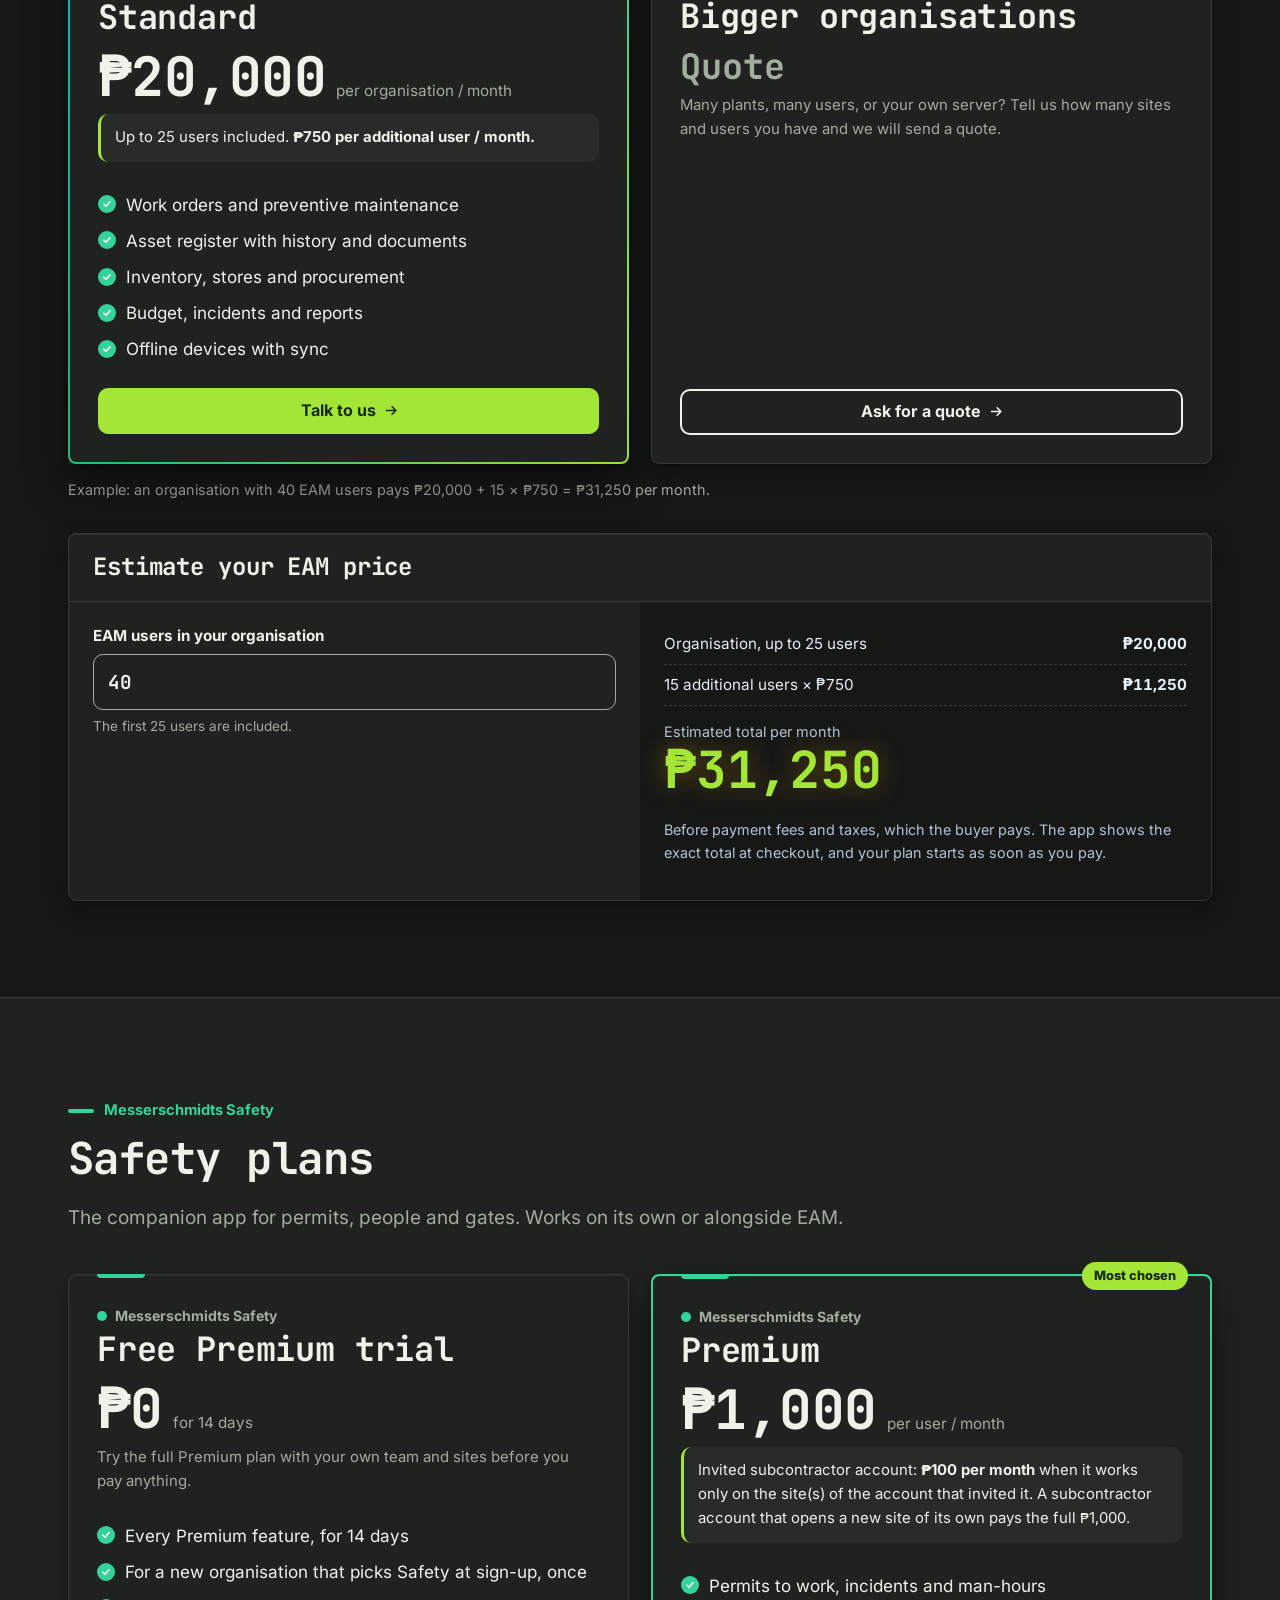
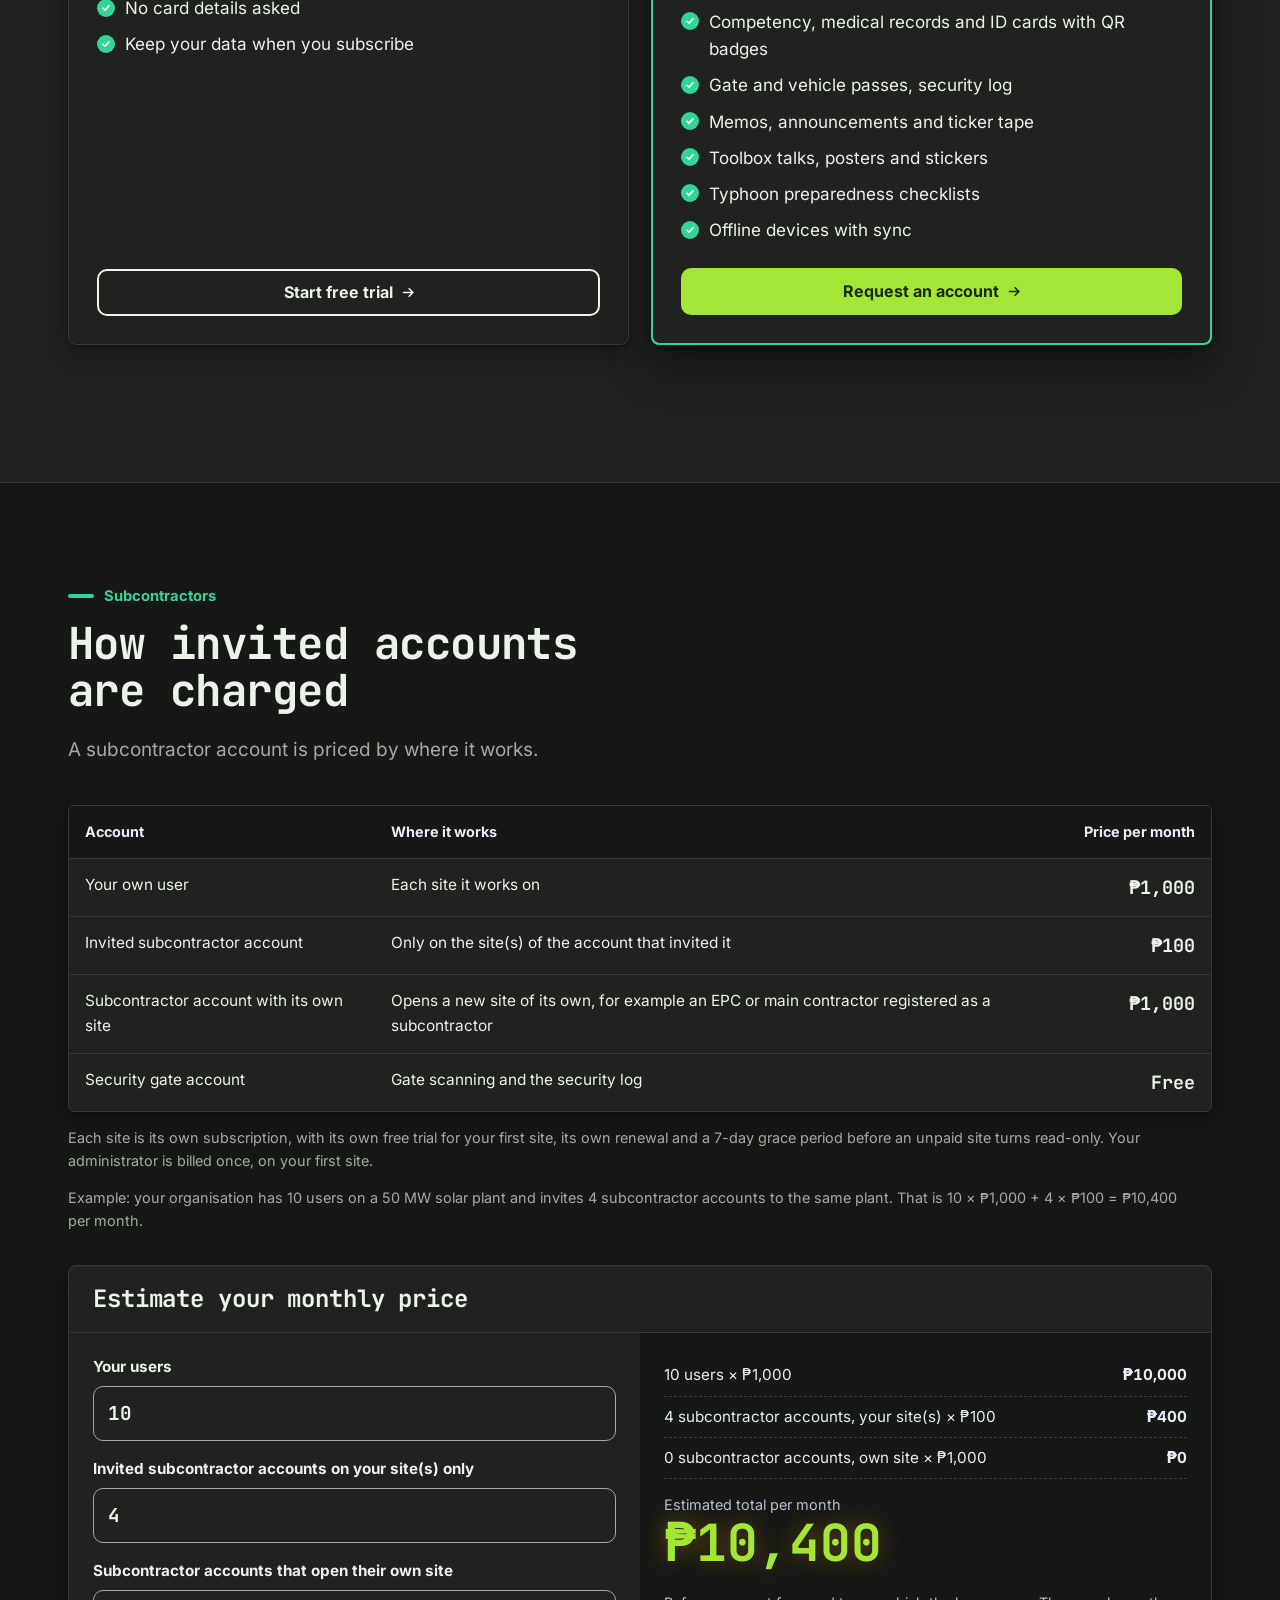
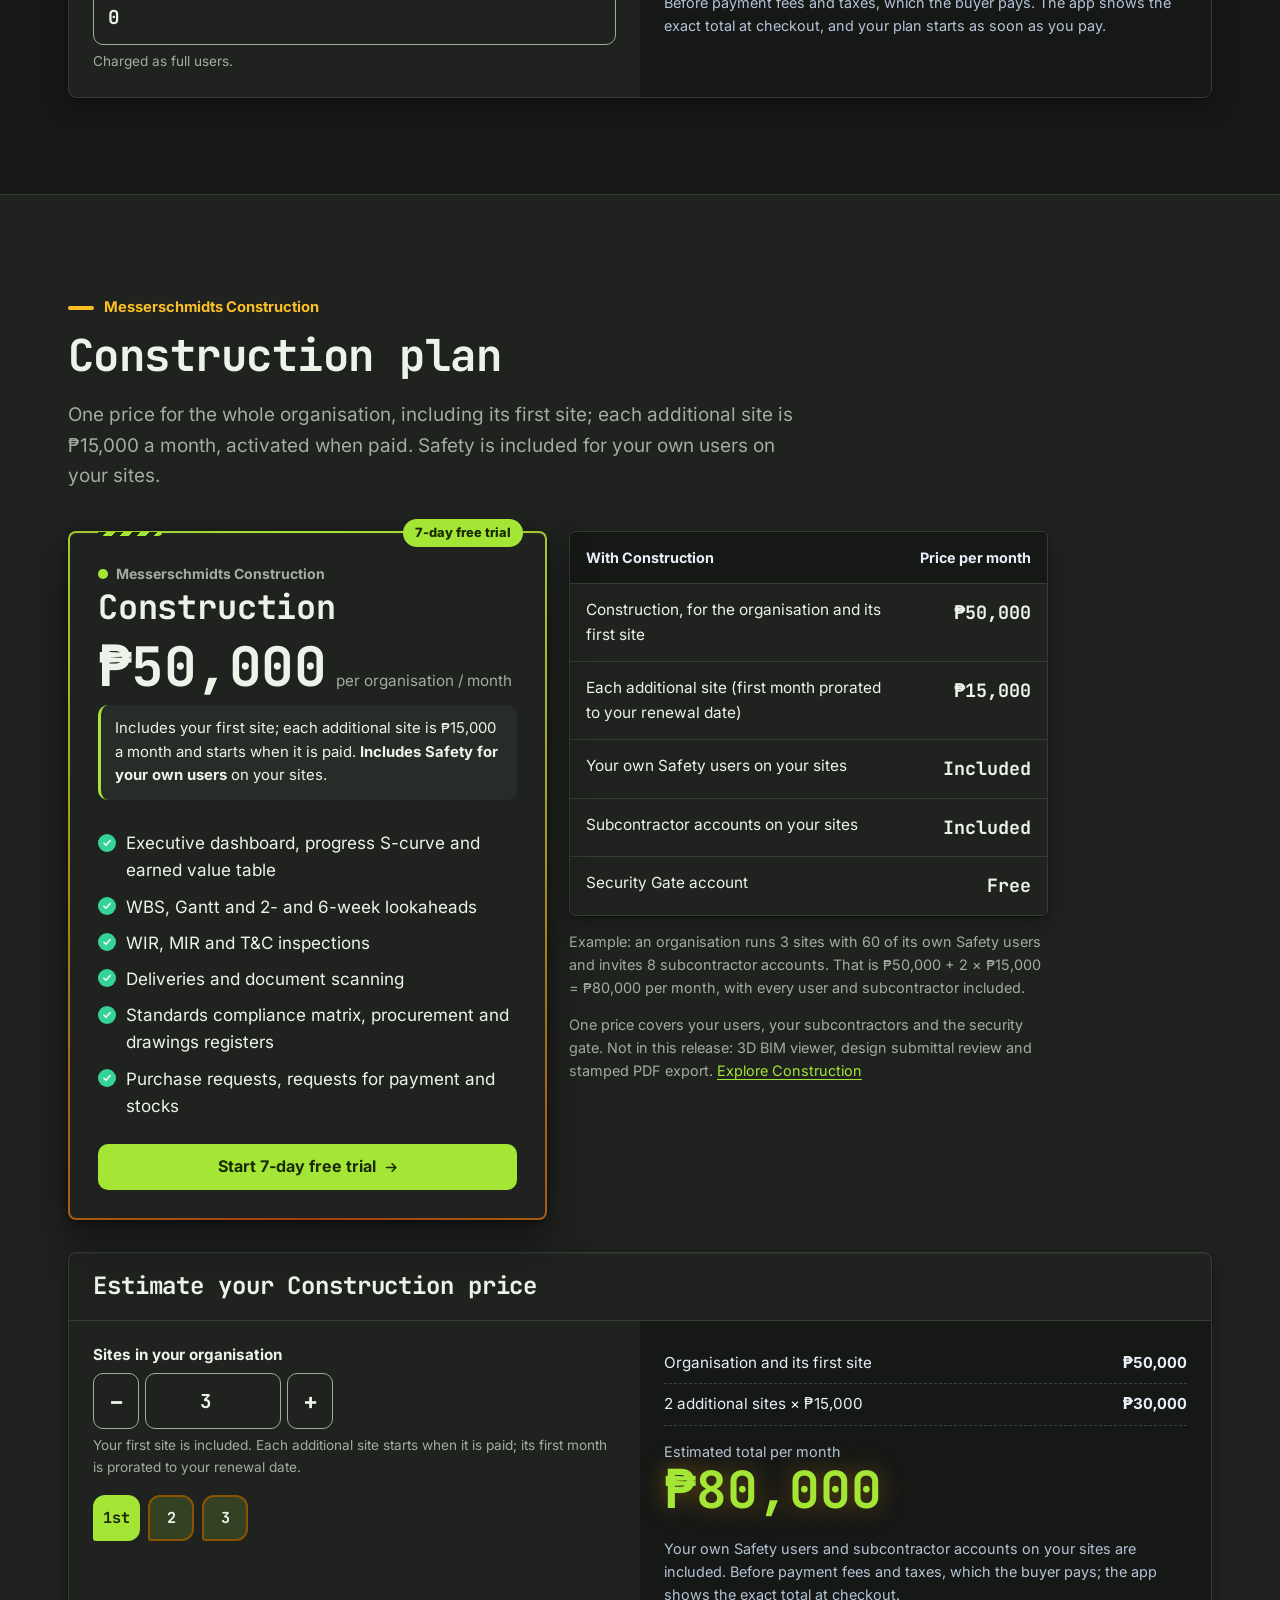
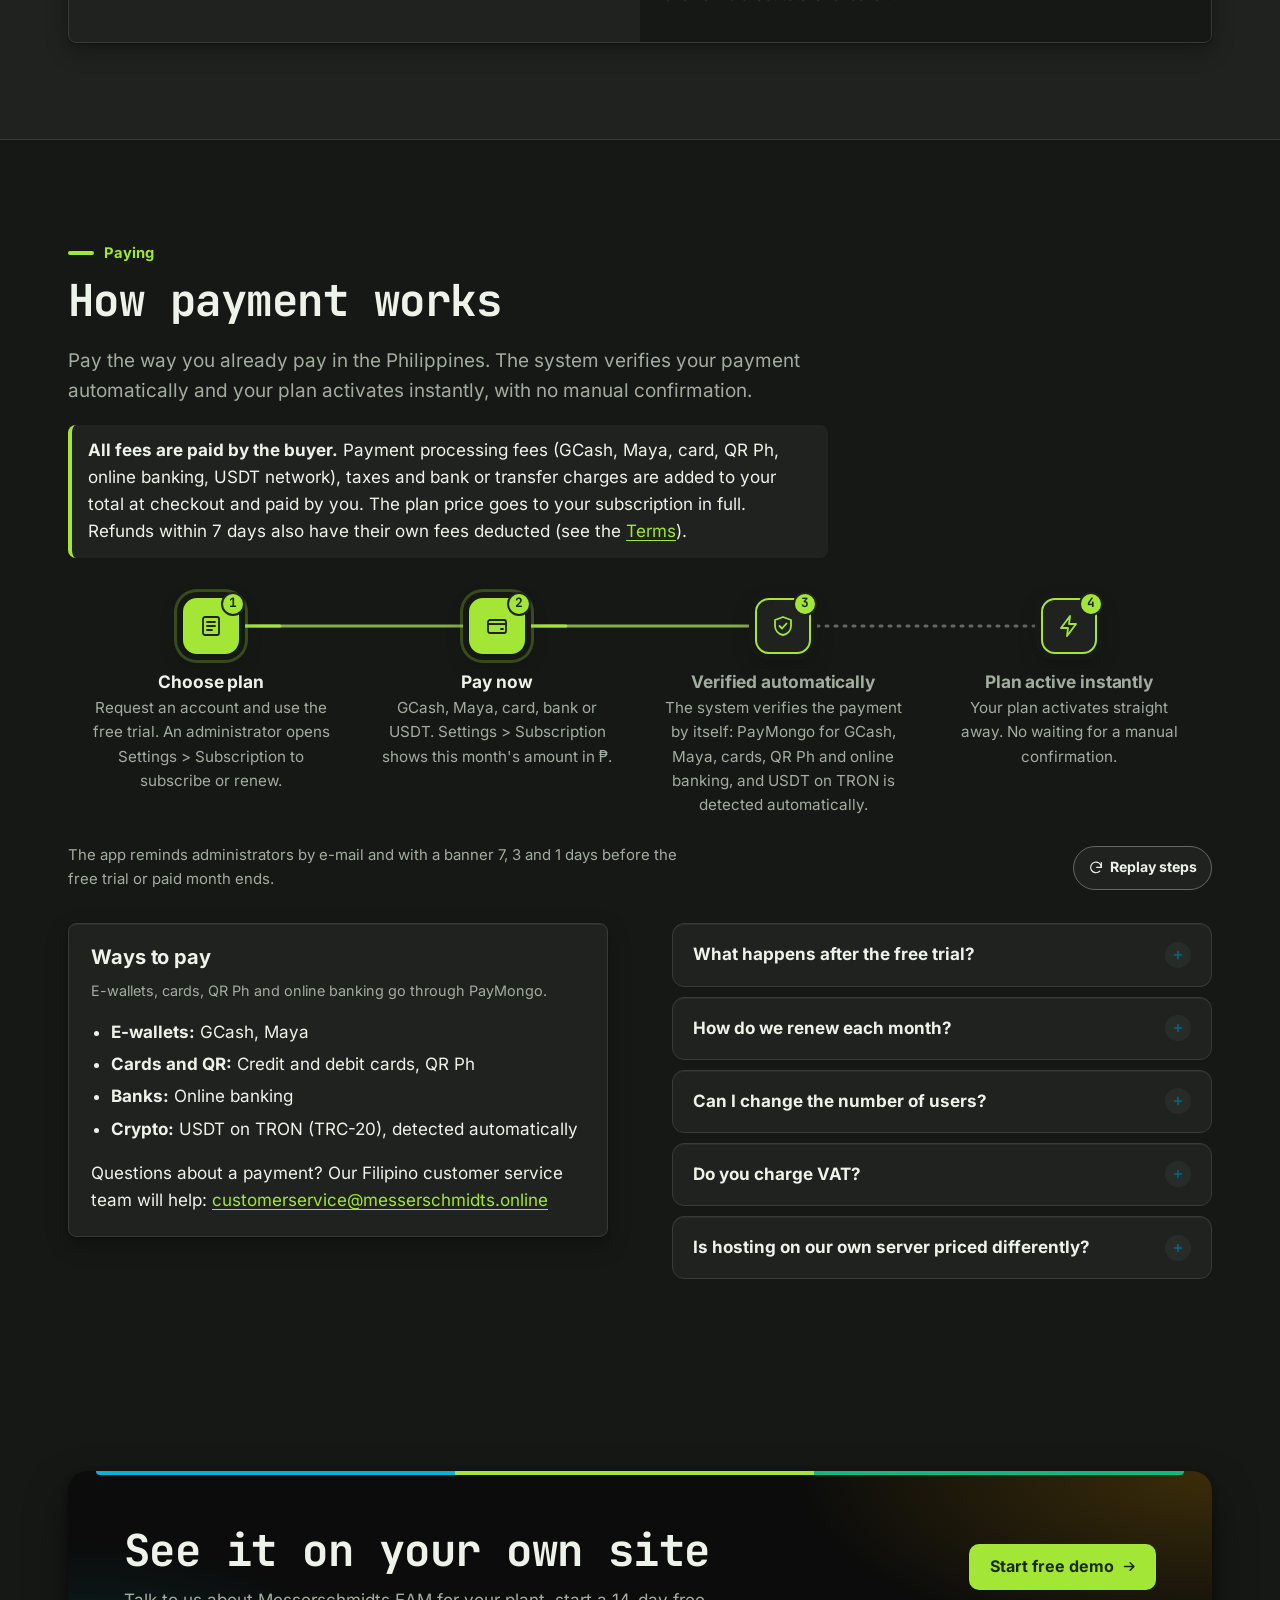
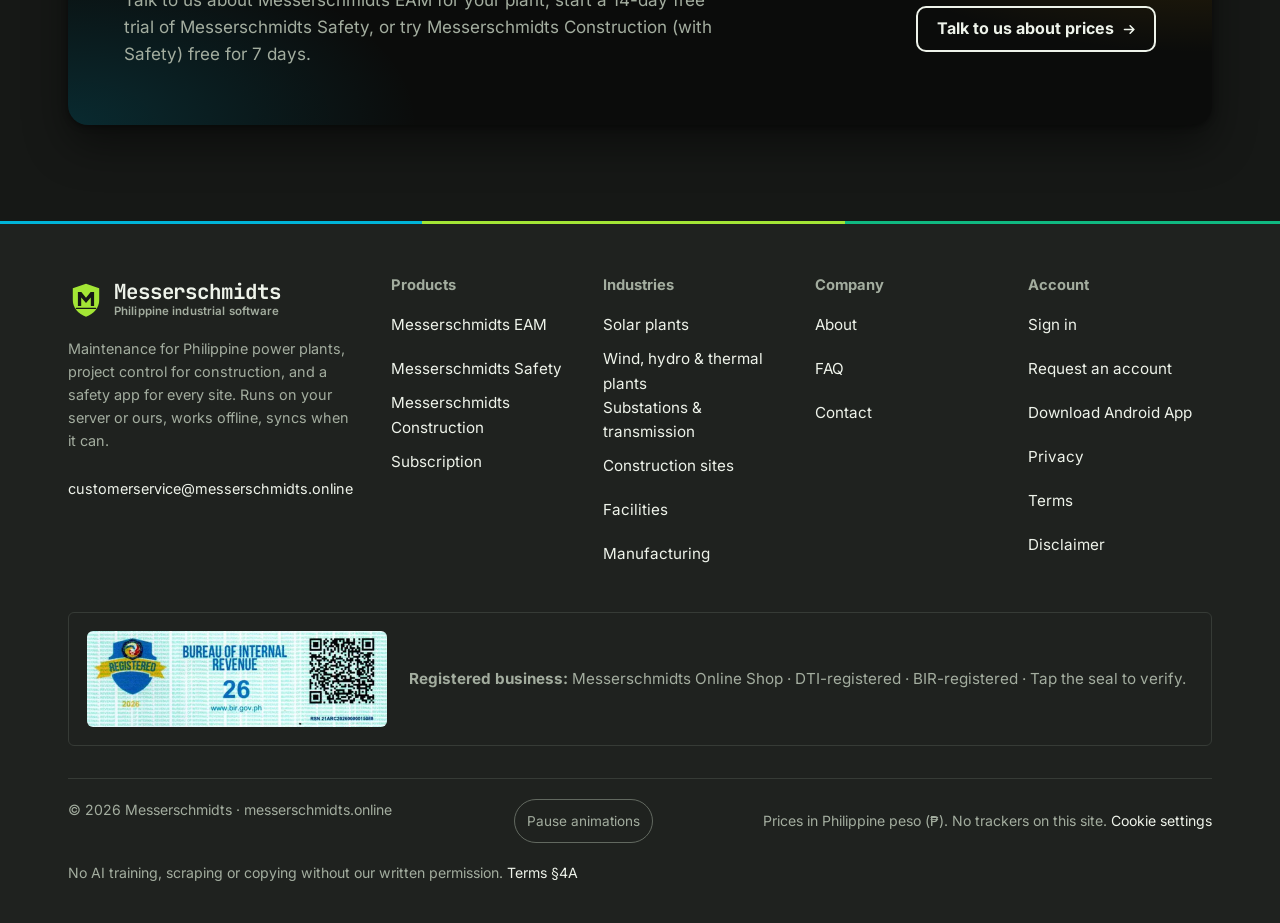
<file: pricing.html>
<!doctype html>
<html lang="en">
<head>
<meta charset="utf-8">
<script src="assets/consent.js?v=1"></script>
<meta name="robots" content="index, follow, noai, noimageai">
<meta name="tdm-reservation" content="1">
<meta name="tdm-policy" content="https://messerschmidts.online/terms.html#ai">
<meta name="viewport" content="width=device-width, initial-scale=1">
<title>Subscription and prices in pesos | Messerschmidts</title>
<meta name="description" content="Messerschmidts EAM Standard at &#8369;20,000 per organisation per month with 25 users included and a 7-day free trial, and the companion Messerschmidts Safety Premium at &#8369;1,000 per user per month with a 14-day free trial and &#8369;100 subcontractor accounts, and Messerschmidts Construction at &#8369;50,000 per organisation per month including the first site, &#8369;15,000 per extra site, with a 7-day free trial and Safety included. Pay by GCash, e-wallet, bank or crypto.">
<link rel="canonical" href="https://messerschmidts.online/pricing.html">
<meta property="og:type" content="website">
<meta property="og:site_name" content="Messerschmidts">
<meta property="og:locale" content="en_PH">
<meta property="og:title" content="Subscription and prices in pesos | Messerschmidts">
<meta property="og:description" content="Messerschmidts EAM Standard at &#8369;20,000 per organisation per month with 25 users included and a 7-day free trial, and the companion Messerschmidts Safety Premium at &#8369;1,000 per user per month with a 14-day free trial and &#8369;100 subcontractor accounts, and Messerschmidts Construction at &#8369;50,000 per organisation per month including the first site, &#8369;15,000 per extra site, with a 7-day free trial and Safety included. Pay by GCash, e-wallet, bank or crypto.">
<meta property="og:url" content="https://messerschmidts.online/pricing.html">
<meta property="og:image" content="https://messerschmidts.online/assets/og-image.png">
<meta property="og:image:width" content="1200">
<meta property="og:image:height" content="630">
<meta property="og:image:alt" content="Messerschmidts: software for Philippine industries, EAM for power plants and HSSE">
<meta name="twitter:card" content="summary_large_image">
<meta name="color-scheme" content="light dark">
<meta name="theme-color" content="#161816" media="(prefers-color-scheme: light)">
<meta name="theme-color" content="#161816" media="(prefers-color-scheme: dark)">
<!-- API base for live prices; empty = same origin as this page. -->
<meta name="msm-api" content="https://app.messerschmidts.online">
<!-- Application base for Sign in / sign-up links; empty = same origin. -->
<meta name="msm-app" content="https://app.messerschmidts.online">
<link rel="icon" href="assets/logo.svg" type="image/svg+xml">
<link rel="apple-touch-icon" href="assets/apple-touch-icon.png">
<link rel="preload" href="assets/fonts/BarlowSemiCondensed-Bold-latin.woff2" as="font" type="font/woff2" crossorigin>
<link rel="stylesheet" href="assets/site.css?v=19">
<script src="assets/site.js?v=19" defer></script>
</head>
<body>
<a class="skip-link" href="#main">Skip to main content</a>
<header class="site-header">
  <div class="container header-inner">
    <a class="brand" href="index.html"><svg viewBox="0 0 120 120" aria-hidden="true" focusable="false"><path d="M60 6 104 21v39c0 27-18 45-44 56C34 105 16 87 16 60V21z" fill="#a3e635"/><path d="M33 80V33h11.5L60 52.5 75.5 33H87v47H76V51.5L60 70 44 51.5V80z" fill="#161816"/><path d="M28 88h64" stroke="#161816" stroke-width="4" stroke-linecap="round"/></svg><span>Messerschmidts<small>Philippine industrial software</small></span></a>
    <button class="nav-toggle" type="button" aria-expanded="false" aria-controls="site-nav"><svg viewBox="0 0 24 24" fill="none" stroke="currentColor" stroke-width="1.8" stroke-linecap="round" stroke-linejoin="round" aria-hidden="true" focusable="false"><path d="M4 7h16M4 12h16M4 17h16"/></svg><span>Menu</span></button>
    <nav class="site-nav" id="site-nav" aria-label="Main">
      <ul class="nav-list">
        <li class="has-menu"><button class="menu-toggle" type="button" aria-expanded="false" aria-controls="menu-products">Products<svg class="chev" viewBox="0 0 24 24" fill="none" stroke="currentColor" stroke-width="2.2" stroke-linecap="round" stroke-linejoin="round" aria-hidden="true" focusable="false"><path d="m6 9 6 6 6-6"/></svg></button>
          <div class="menu" id="menu-products"><ul>
            <li><a class="mi-eam" href="eam.html"><span class="mi-icon"><svg viewBox="0 0 24 24" fill="none" stroke="currentColor" stroke-width="1.8" stroke-linecap="round" stroke-linejoin="round" aria-hidden="true" focusable="false"><circle cx="12" cy="12" r="3"/><path d="M12 2v3M12 19v3M2 12h3M19 12h3M4.9 4.9l2.1 2.1M17 17l2.1 2.1M4.9 19.1 7 17M17 7l2.1-2.1"/></svg></span><span><strong>EAM</strong><small>Assets, PM and work orders</small></span></a></li>
            <li><a class="mi-safety" href="safety.html"><span class="mi-icon"><svg viewBox="0 0 24 24" fill="none" stroke="currentColor" stroke-width="1.8" stroke-linecap="round" stroke-linejoin="round" aria-hidden="true" focusable="false"><path d="M12 3 4 6v6c0 4.5 3.4 8 8 9 4.6-1 8-4.5 8-9V6l-8-3Z"/><path d="m8.5 12 2.5 2.5 4.5-5"/></svg></span><span><strong>Safety</strong><small>Permits, people and gates</small></span></a></li>
            <li><a class="mi-build" href="construction.html"><span class="mi-icon"><svg viewBox="0 0 24 24" fill="none" stroke="currentColor" stroke-width="1.8" stroke-linecap="round" stroke-linejoin="round" aria-hidden="true" focusable="false"><path d="M6 21V4h2v17M4 21h8M8 5h13M8 5l5 5M18 5v6"/><rect x="16" y="11" width="4" height="3"/></svg></span><span><strong>Construction</strong><small>Project control</small></span></a></li>
          </ul></div></li>
        <li class="has-menu"><button class="menu-toggle" type="button" aria-expanded="false" aria-controls="menu-industries">Industries<svg class="chev" viewBox="0 0 24 24" fill="none" stroke="currentColor" stroke-width="2.2" stroke-linecap="round" stroke-linejoin="round" aria-hidden="true" focusable="false"><path d="m6 9 6 6 6-6"/></svg></button>
          <div class="menu menu-mega" id="menu-industries"><ul>
            <li><a href="industries.html#solar"><span class="mi-icon"><svg viewBox="0 0 24 24" fill="none" stroke="currentColor" stroke-width="1.8" stroke-linecap="round" stroke-linejoin="round" aria-hidden="true" focusable="false"><circle cx="12" cy="12" r="4"/><path d="M12 2v2M12 20v2M2 12h2M20 12h2M4.9 4.9l1.4 1.4M17.7 17.7l1.4 1.4M4.9 19.1l1.4-1.4M17.7 6.3l1.4-1.4"/></svg></span><span><strong>Solar plants</strong><small>Inverters, strings, trackers</small></span></a></li>
            <li><a href="industries.html#power"><span class="mi-icon"><svg viewBox="0 0 24 24" fill="none" stroke="currentColor" stroke-width="1.8" stroke-linecap="round" stroke-linejoin="round" aria-hidden="true" focusable="false"><path d="M3 8h10a3 3 0 1 0-3-3M3 12h15a3 3 0 1 1-3 3M3 16h7"/></svg></span><span><strong>Wind, hydro &amp; thermal</strong><small>Geothermal, biomass, diesel</small></span></a></li>
            <li><a href="industries.html#grid"><span class="mi-icon"><svg viewBox="0 0 24 24" fill="none" stroke="currentColor" stroke-width="1.8" stroke-linecap="round" stroke-linejoin="round" aria-hidden="true" focusable="false"><path d="M8 21 12 3l4 18M6 8h12M5 12h14M9.5 15h5M7 21h10"/></svg></span><span><strong>Substations &amp; transmission</strong><small>Switchyards, lines, towers</small></span></a></li>
            <li><a href="industries.html#records"><span class="mi-icon"><svg viewBox="0 0 24 24" fill="none" stroke="currentColor" stroke-width="1.8" stroke-linecap="round" stroke-linejoin="round" aria-hidden="true" focusable="false"><rect x="5" y="4" width="14" height="17" rx="2"/><path d="M9 4V3h6v1M9 10h6M9 14h6M9 18h4"/></svg></span><span><strong>Records</strong><small>Maintenance and DOLE safety records</small></span></a></li>
            <li><a href="industries.html#construction"><span class="mi-icon"><svg viewBox="0 0 24 24" fill="none" stroke="currentColor" stroke-width="1.8" stroke-linecap="round" stroke-linejoin="round" aria-hidden="true" focusable="false"><path d="M6 21V4h2v17M4 21h8M8 5h13M8 5l5 5M18 5v6"/><rect x="16" y="11" width="4" height="3"/></svg></span><span><strong>Construction sites</strong><small>Subcontractors, gates and equipment</small></span></a></li>
            <li><a href="industries.html#facilities"><span class="mi-icon"><svg viewBox="0 0 24 24" fill="none" stroke="currentColor" stroke-width="1.8" stroke-linecap="round" stroke-linejoin="round" aria-hidden="true" focusable="false"><path d="M4 21V5l8-2v18M12 8h8v13M2 21h20"/><path d="M7 8h2M7 12h2M7 16h2M15 12h2M15 16h2"/></svg></span><span><strong>Facilities</strong><small>Buildings and campuses</small></span></a></li>
            <li><a href="industries.html#manufacturing"><span class="mi-icon"><svg viewBox="0 0 24 24" fill="none" stroke="currentColor" stroke-width="1.8" stroke-linecap="round" stroke-linejoin="round" aria-hidden="true" focusable="false"><path d="M3 21V10l6 3V10l6 3V6h4v15H3Z"/><path d="M7 17h2M12 17h2M17 17h0"/></svg></span><span><strong>Manufacturing</strong><small>Lines, stores, lock-out</small></span></a></li>
          </ul>
          <div class="menu-foot"><a href="industries.html">Industries overview</a></div></div></li>
        <li><a href="pricing.html" aria-current="page">Subscription</a></li>
        <li class="has-menu"><button class="menu-toggle" type="button" aria-expanded="false" aria-controls="menu-company">Company<svg class="chev" viewBox="0 0 24 24" fill="none" stroke="currentColor" stroke-width="2.2" stroke-linecap="round" stroke-linejoin="round" aria-hidden="true" focusable="false"><path d="m6 9 6 6 6-6"/></svg></button>
          <div class="menu menu-sm" id="menu-company"><ul>
            <li><a href="about.html"><span><strong>About</strong><small>Who we are</small></span></a></li>
            <li><a href="faq.html"><span><strong>FAQ</strong><small>Questions and answers</small></span></a></li>
          </ul></div></li>
        <li><a href="contact.html">Contact</a></li>
      </ul>
      <div class="nav-actions">
        <a class="btn btn-ghost btn-sm" href="/" data-app-link="/">Sign in</a>
        <a class="btn btn-primary btn-sm" href="/#/account/signup" data-app-link="/#/account/signup">Start free demo</a>
      </div>
    </nav>
  </div>
</header>
<main id="main" tabindex="-1">
<section class="page-hero" aria-labelledby="pr-title">
  <div class="container">
    <figure class="ph-art" aria-hidden="true"><svg class="sld" viewBox="0 0 440 300" focusable="false"><g class="pop" style="--d:0.10s"><circle class="glyph g-cyan" cx="60" cy="70" r="9"/><path class="glyph g-cyan" d="M45 100c0-11 7-17 15-17s15 6 15 17"/></g><g class="pop" style="--d:0.22s"><circle class="glyph g-cyan" cx="106" cy="70" r="9"/><path class="glyph g-cyan" d="M91 100c0-11 7-17 15-17s15 6 15 17"/></g><g class="pop" style="--d:0.34s"><circle class="glyph g-cyan" cx="152" cy="70" r="9"/><path class="glyph g-cyan" d="M137 100c0-11 7-17 15-17s15 6 15 17"/></g><g class="pop" style="--d:0.46s"><circle class="glyph g-cyan" cx="198" cy="70" r="9"/><path class="glyph g-cyan" d="M183 100c0-11 7-17 15-17s15 6 15 17"/></g><g class="pop" style="--d:0.58s"><circle class="glyph g-cyan" cx="244" cy="70" r="9"/><path class="glyph g-cyan" d="M229 100c0-11 7-17 15-17s15 6 15 17"/></g><g class="pop" style="--d:0.70s"><circle class="glyph g-cyan" cx="290" cy="70" r="9"/><path class="glyph g-cyan" d="M275 100c0-11 7-17 15-17s15 6 15 17"/></g><g class="pop" style="--d:0.82s"><circle class="glyph g-cyan" cx="336" cy="70" r="9"/><path class="glyph g-cyan" d="M321 100c0-11 7-17 15-17s15 6 15 17"/></g><g class="pop" style="--d:0.94s"><circle class="glyph g-cyan" cx="382" cy="70" r="9"/><path class="glyph g-cyan" d="M367 100c0-11 7-17 15-17s15 6 15 17"/></g><g class="pop" style="--d:1.06s"><circle class="glyph g-cyan" cx="60" cy="140" r="9"/><path class="glyph g-cyan" d="M45 170c0-11 7-17 15-17s15 6 15 17"/></g><g class="pop" style="--d:1.18s"><circle class="glyph g-cyan" cx="106" cy="140" r="9"/><path class="glyph g-cyan" d="M91 170c0-11 7-17 15-17s15 6 15 17"/></g><g class="pop" style="--d:1.30s"><circle class="glyph g-cyan" cx="152" cy="140" r="9"/><path class="glyph g-cyan" d="M137 170c0-11 7-17 15-17s15 6 15 17"/></g><g class="pop" style="--d:1.42s"><circle class="glyph g-cyan" cx="198" cy="140" r="9"/><path class="glyph g-cyan" d="M183 170c0-11 7-17 15-17s15 6 15 17"/></g><g class="pop" style="--d:1.54s"><circle class="glyph g-cyan" cx="244" cy="140" r="9"/><path class="glyph g-cyan" d="M229 170c0-11 7-17 15-17s15 6 15 17"/></g><g class="pop" style="--d:1.66s"><circle class="glyph g-cyan" cx="290" cy="140" r="9"/><path class="glyph g-cyan" d="M275 170c0-11 7-17 15-17s15 6 15 17"/></g><g class="pop" style="--d:1.78s"><circle class="glyph g-cyan" cx="336" cy="140" r="9"/><path class="glyph g-cyan" d="M321 170c0-11 7-17 15-17s15 6 15 17"/></g><g class="pop" style="--d:1.90s"><circle class="glyph g-cyan" cx="382" cy="140" r="9"/><path class="glyph g-cyan" d="M367 170c0-11 7-17 15-17s15 6 15 17"/></g>
<path class="wire" d="M40 200H400"/><path class="current c-cyan" d="M40 200H400"/>
<g class="pop" style="--d:2.1s"><rect class="node-hot" x="70" y="222" width="300" height="56" rx="12"/><text x="220" y="246" text-anchor="middle">Add people as you grow</text><text class="t-sub" x="220" y="266" text-anchor="middle">Safety per user · EAM per organisation</text></g></svg></figure>
    <span class="eyebrow">Subscription</span>
    <h1 id="pr-title">Clear prices in Philippine peso</h1>
    <p class="lead">Messerschmidts EAM and Messerschmidts Construction are priced per organisation, Messerschmidts Safety per user. Each starts with a free trial, and a new organisation picks one app at sign-up: Safety only <span data-trial="safety">14 days</span>, Construction with Safety <span data-trial="construction">7 days</span>, EAM <span data-trial="eam">7 days</span>. Pay by GCash, Maya, card, QR Ph, online banking or USDT on TRON. Payments are verified automatically and your plan activates instantly.</p>
    <section class="fm-card fm-wide" data-inview aria-labelledby="fm-title">
      <div class="fm-head">
        <p class="fm-price"><span class="fm-amount">&#8369;0</span><span class="fm-for">Messerschmidts Safety Premium, first <span data-trial="safety">14 days</span></span></p>
        <h2 id="fm-title" class="fm-h2">Get <span data-trial="safety" data-trial-fmt="Days">14 Days</span> of Premium Free upon Sign-Up</h2>
      </div>
      <div class="fm-act">
        <a class="btn btn-primary fm-cta" href="/#/account/signup" data-app-link="/#/account/signup"><span>Start free, up to <span data-trial="safety">14 days</span></span></a>
        <ul class="fm-perks">
          <li><svg viewBox="0 0 24 24" fill="none" stroke="currentColor" stroke-width="2" stroke-linecap="round" stroke-linejoin="round" aria-hidden="true" focusable="false"><rect x="3" y="6" width="18" height="13" rx="2"/><path d="M3 10h18M3 3l18 18"/></svg>No credit card required</li>
          <li><svg viewBox="0 0 24 24" fill="none" stroke="currentColor" stroke-width="2" stroke-linecap="round" stroke-linejoin="round" aria-hidden="true" focusable="false"><path d="M13 2 4 14h7l-1 8 9-12h-7l1-8Z"/></svg>Instant access &mdash; no complex account setup needed</li>
        </ul>
      </div>
      <p class="fm-fine">Confirm your e-mail, set your password and activate your device &mdash; that&rsquo;s it. A paid subscription (<span data-live-price="safety">&#8369;1,000</span> per user per month) is only needed after the <span data-trial="safety" data-trial-fmt="day">14-day</span> free trial ends. Without one, the site turns read-only after a 7&#8209;day grace period; your data is kept. At sign-up a new organisation picks one app, once: Safety only (<span data-trial="safety">14 days</span> free), Construction with Safety (<span data-trial="construction">7 days</span>) or EAM (<span data-trial="eam">7 days</span>).</p>
    </section>
    <div class="price-strip">
      <a class="price-tile" href="#eam"><span class="pt-app">Messerschmidts EAM Standard</span><span class="pt-amount" data-live-price="eam">&#8369;20,000</span><span class="pt-per">per organisation / month, 25 users included, <span data-trial="eam" data-trial-fmt="day">7-day</span> free trial</span></a>
      <a class="price-tile safety" href="#safety"><span class="pt-app">Messerschmidts Safety Premium</span><span class="pt-amount" data-live-price="safety">&#8369;1,000</span><span class="pt-per">per user / month, <span data-trial="safety" data-trial-fmt="day">14-day</span> free trial</span></a>
      <a class="price-tile build" href="#construction"><span class="pt-app">Messerschmidts Construction</span><span class="pt-amount">&#8369;50,000</span><span class="pt-per">per organisation / month, <span data-trial="construction" data-trial-fmt="day">7-day</span> free trial</span></a>
    </div>
  </div>
</section>

<section class="section" id="eam" aria-labelledby="pe-title">
  <div class="container">
    <div class="section-head"><span class="eyebrow">Messerschmidts EAM</span><h2 id="pe-title">EAM plans</h2><p class="lead">One price for the whole organisation, with 25 users included. Add more users at &#8369;750 each per month.</p></div>
    <div class="plans" data-plans="eam"><article class="plan featured">
        <p class="app-name">Messerschmidts EAM</p>
        <h3>Standard</h3>
        <div class="price"><span class="amount">&#8369;20,000</span><span class="per">per organisation / month</span></div>
        <p class="plan-extra">Up to 25 users included. <strong>&#8369;750 per additional user / month.</strong></p>
        <ul>
          <li>Work orders and preventive maintenance</li>
          <li>Asset register with history and documents</li>
          <li>Inventory, stores and procurement</li>
          <li>Budget, incidents and reports</li>
          <li>Offline devices with sync</li>
        </ul>
        <a class="btn btn-primary" href="contact.html?topic=eam">Talk to us</a>
      </article>
<article class="plan">
        <p class="app-name">Messerschmidts EAM</p>
        <h3>Bigger organisations</h3>
        <div class="price"><span class="soon">Quote</span></div>
        <p class="sub">Many plants, many users, or your own server? Tell us how many sites and users you have and we will send a quote.</p>
        <a class="btn btn-secondary" href="mailto:customerservice@messerschmidts.online">Ask for a quote</a>
      </article></div>
    <p class="muted small mt-sm">Example: an organisation with 40 EAM users pays &#8369;20,000 + 15 &times; &#8369;750 = &#8369;31,250 per month.</p>

    <div id="calc-eam" data-base="20000" data-included="25" data-extra="750" hidden class="panel calc-panel mt-lg">
      <h3>Estimate your EAM price</h3>
      <div class="calc">
        <div>
          <div class="field"><label for="calc-eam-users">EAM users in your organisation</label><input id="calc-eam-users" type="number" min="0" max="100000" inputmode="numeric" value="40"><span class="hint">The first 25 users are included.</span></div>
        </div>
        <div aria-live="polite">
          <ul class="calc-lines" id="calc-eam-lines"></ul>
          <p class="muted small m-0">Estimated total per month</p>
          <p class="calc-total" id="calc-eam-total">&#8369;31,250</p>
          <p class="muted small">Before payment fees and taxes, which the buyer pays. The app shows the exact total at checkout, and your plan starts as soon as you pay.</p>
        </div>
      </div>
    </div>
  </div>
</section>

<section class="section section-alt" id="safety" aria-labelledby="ps-title">
  <div class="container">
    <div class="section-head"><span class="eyebrow safety">Messerschmidts Safety</span><h2 id="ps-title">Safety plans</h2><p class="lead">The companion app for permits, people and gates. Works on its own or alongside EAM.</p></div>
    <div class="plans" data-plans="safety">
      <article class="plan">
        <p class="app-name">Messerschmidts Safety</p>
        <h3>Free Premium trial</h3>
        <div class="price"><span class="amount">&#8369;0</span><span class="per">for <span data-trial="safety">14 days</span></span></div>
        <p class="sub">Try the full Premium plan with your own team and sites before you pay anything.</p>
        <ul>
          <li><span>Every Premium feature, for <span data-trial="safety">14 days</span></span></li>
          <li>For a new organisation that picks Safety at sign-up, once</li>
          <li>No card details asked</li>
          <li>Keep your data when you subscribe</li>
        </ul>
        <a class="btn btn-secondary" href="/#/account/signup" data-app-link="/#/account/signup">Start free trial</a>
      </article>
      <article class="plan featured">
        <span class="badge">Most chosen</span>
        <p class="app-name">Messerschmidts Safety</p>
        <h3>Premium</h3>
        <div class="price"><span class="amount">&#8369;1,000</span><span class="per">per user / month</span></div>
        <p class="plan-extra">Invited subcontractor account: <strong>&#8369;100 per month</strong> when it works only on the site(s) of the account that invited it. A subcontractor account that opens a new site of its own pays the full &#8369;1,000.</p>
        <ul>
          <li>Permits to work, incidents and man-hours</li>
          <li>Competency, medical records and ID cards with QR badges</li>
          <li>Gate and vehicle passes, security log</li>
          <li>Memos, announcements and ticker tape</li>
          <li>Toolbox talks, posters and stickers</li>
          <li>Typhoon preparedness checklists</li>
          <li>Offline devices with sync</li>
        </ul>
        <a class="btn btn-primary" href="/#/account/signup" data-app-link="/#/account/signup">Request an account</a>
      </article>
    </div>
    <p class="plans-status" data-plans-status role="status"></p>
  </div>
</section>

<section class="section" id="rules" aria-labelledby="rules-title">
  <div class="container">
    <div class="section-head"><span class="eyebrow safety">Subcontractors</span><h2 id="rules-title">How invited accounts are charged</h2>
      <p class="lead">A subcontractor account is priced by where it works.</p></div>
    <div class="table-wrap">
      <table>
        <caption class="visually-hidden">Monthly price per account type for Messerschmidts Safety</caption>
        <thead><tr><th scope="col">Account</th><th scope="col">Where it works</th><th scope="col" class="num">Price per month</th></tr></thead>
        <tbody>
          <tr><td>Your own user</td><td>Each site it works on</td><td class="num">&#8369;1,000</td></tr>
          <tr><td>Invited subcontractor account</td><td>Only on the site(s) of the account that invited it</td><td class="num">&#8369;100</td></tr>
          <tr><td>Subcontractor account with its own site</td><td>Opens a new site of its own, for example an EPC or main contractor registered as a subcontractor</td><td class="num">&#8369;1,000</td></tr>
          <tr><td>Security gate account</td><td>Gate scanning and the security log</td><td class="num">Free</td></tr>
        </tbody>
      </table>
    </div>
    <p class="muted small mt-sm">Each site is its own subscription, with its own free trial for your first site, its own renewal and a 7-day grace period before an unpaid site turns read-only. Your administrator is billed once, on your first site.</p>
    <p class="muted small mt-sm">Example: your organisation has 10 users on a 50 MW solar plant and invites 4 subcontractor accounts to the same plant. That is 10 &times; &#8369;1,000 + 4 &times; &#8369;100 = &#8369;10,400 per month.</p>

    <div id="calc" data-user="1000" data-subcon="100" hidden class="panel calc-panel mt-lg">
      <h3>Estimate your monthly price</h3>
      <div class="calc">
        <div>
          <div class="field"><label for="calc-users">Your users</label><input id="calc-users" type="number" min="0" max="100000" inputmode="numeric" value="10"></div>
          <div class="field"><label for="calc-sub-same">Invited subcontractor accounts on your site(s) only</label><input id="calc-sub-same" type="number" min="0" max="100000" inputmode="numeric" value="4"></div>
          <div class="field"><label for="calc-sub-other">Subcontractor accounts that open their own site</label><input id="calc-sub-other" type="number" min="0" max="100000" inputmode="numeric" value="0"><span class="hint">Charged as full users.</span></div>
        </div>
        <div aria-live="polite">
          <ul class="calc-lines" id="calc-lines"></ul>
          <p class="muted small m-0">Estimated total per month</p>
          <p class="calc-total" id="calc-total">&#8369;10,400</p>
          <p class="muted small">Before payment fees and taxes, which the buyer pays. The app shows the exact total at checkout, and your plan starts as soon as you pay.</p>
        </div>
      </div>
    </div>
  </div>
</section>

<section class="section section-alt" id="construction" aria-labelledby="pc-title">
  <div class="container">
    <div class="section-head"><span class="eyebrow build">Messerschmidts Construction</span><h2 id="pc-title">Construction plan</h2><p class="lead">One price for the whole organisation, including its first site; each additional site is &#8369;15,000 a month, activated when paid. Safety is included for your own users on your sites.</p></div>
    <div class="split top plans build-plan">
      <article class="plan build featured">
        <span class="badge"><span data-trial="construction" data-trial-fmt="day">7-day</span> free trial</span>
        <p class="app-name">Messerschmidts Construction</p>
        <h3>Construction</h3>
        <div class="price"><span class="amount">&#8369;50,000</span><span class="per">per organisation / month</span></div>
        <p class="plan-extra">Includes your first site; each additional site is &#8369;15,000 a month and starts when it is paid. <strong>Includes Safety for your own users</strong> on your sites.</p>
        <ul>
          <li>Executive dashboard, progress S-curve and earned value table</li>
          <li>WBS, Gantt and 2- and 6-week lookaheads</li>
          <li>WIR, MIR and T&amp;C inspections</li>
          <li>Deliveries and document scanning</li>
          <li>Standards compliance matrix, procurement and drawings registers</li>
          <li>Purchase requests, requests for payment and stocks</li>
        </ul>
        <a class="btn btn-primary" href="/#/account/signup" data-app-link="/#/account/signup"><span>Start <span data-trial="construction" data-trial-fmt="day">7-day</span> free trial</span></a>
      </article>
      <div>
        <div class="table-wrap">
          <table>
            <caption class="visually-hidden">Monthly price per account with a Construction subscription</caption>
            <thead><tr><th scope="col">With Construction</th><th scope="col" class="num">Price per month</th></tr></thead>
            <tbody>
              <tr><td>Construction, for the organisation and its first site</td><td class="num">&#8369;50,000</td></tr><tr><td>Each additional site (first month prorated to your renewal date)</td><td class="num">&#8369;15,000</td></tr>
              <tr><td>Your own Safety users on your sites</td><td class="num">Included</td></tr>
              <tr><td>Subcontractor accounts on your sites</td><td class="num">Included</td></tr>
              <tr><td>Security Gate account</td><td class="num">Free</td></tr>
            </tbody>
          </table>
        </div>
        <p class="muted small mt-sm">Example: an organisation runs 3 sites with 60 of its own Safety users and invites 8 subcontractor accounts. That is &#8369;50,000 + 2 &times; &#8369;15,000 = &#8369;80,000 per month, with every user and subcontractor included.</p>
        <p class="muted small">One price covers your users, your subcontractors and the security gate. Not in this release: 3D BIM viewer, design submittal review and stamped PDF export. <a href="construction.html">Explore Construction</a></p>
      </div>
    </div>
    <div id="calc-build" data-base="50000" data-site="15000" hidden class="panel calc-panel mt-lg">
      <h3>Estimate your Construction price</h3>
      <div class="calc">
        <div>
          <div class="field"><label for="calc-build-sites">Sites in your organisation</label>
            <div class="stepper"><button type="button" data-step="-1" aria-label="One site fewer" aria-controls="calc-build-sites">&minus;</button><input id="calc-build-sites" type="number" min="1" max="200" inputmode="numeric" value="3"><button type="button" data-step="1" aria-label="One site more" aria-controls="calc-build-sites">+</button></div>
            <span class="hint">Your first site is included. Each additional site starts when it is paid; its first month is prorated to your renewal date.</span></div>
          <ul class="site-pins" id="calc-build-pins" aria-hidden="true"></ul>
        </div>
        <div aria-live="polite">
          <ul class="calc-lines" id="calc-build-lines"></ul>
          <p class="muted small m-0">Estimated total per month</p>
          <p class="calc-total" id="calc-build-total">&#8369;80,000</p>
          <p class="muted small">Your own Safety users and subcontractor accounts on your sites are included. Before payment fees and taxes, which the buyer pays; the app shows the exact total at checkout.</p>
        </div>
      </div>
    </div>
  </div>
</section>

<section class="section" id="payment" aria-labelledby="pay-title">
  <div class="container">
    <div class="section-head"><span class="eyebrow">Paying</span><h2 id="pay-title">How payment works</h2>
      <p class="lead">Pay the way you already pay in the Philippines. The system verifies your payment automatically and your plan activates instantly, with no manual confirmation.</p>
      <p class="fees-note"><strong>All fees are paid by the buyer.</strong> Payment processing fees (GCash, Maya, card, QR Ph, online banking, USDT network), taxes and bank or transfer charges are added to your total at checkout and paid by you. The plan price goes to your subscription in full. Refunds within 7 days also have their own fees deducted (see the <a href="terms.html">Terms</a>).</p></div>
<figure class="flow" style="--n:4" data-flow aria-labelledby="pay-title">
<ol class="flow-steps">
<li class="flow-step"><span class="flow-node" aria-hidden="true"><svg viewBox="0 0 24 24" fill="none" stroke="currentColor" stroke-width="1.8" stroke-linecap="round" stroke-linejoin="round" aria-hidden="true" focusable="false"><rect x="4" y="3" width="16" height="18" rx="2"/><path d="M8 8h8M8 12h8M8 16h5"/></svg><span class="flow-num">1</span></span><svg class="flow-link" aria-hidden="true" focusable="false"><line class="w h" x1="0" y1="50%" x2="100%" y2="50%"/><line class="p h" pathLength="100" x1="0" y1="50%" x2="100%" y2="50%"/><line class="w v" x1="50%" y1="0" x2="50%" y2="100%"/><line class="p v" pathLength="100" x1="50%" y1="0" x2="50%" y2="100%"/></svg><h3>Choose plan</h3><p>Request an account and use the free trial. An administrator opens Settings&nbsp;&gt; Subscription to subscribe or renew.</p></li>
<li class="flow-step"><span class="flow-node" aria-hidden="true"><svg viewBox="0 0 24 24" fill="none" stroke="currentColor" stroke-width="1.8" stroke-linecap="round" stroke-linejoin="round" aria-hidden="true" focusable="false"><rect x="3" y="6" width="18" height="13" rx="2"/><path d="M3 10h18M16 15h2"/></svg><span class="flow-num">2</span></span><svg class="flow-link" aria-hidden="true" focusable="false"><line class="w h" x1="0" y1="50%" x2="100%" y2="50%"/><line class="p h" pathLength="100" x1="0" y1="50%" x2="100%" y2="50%"/><line class="w v" x1="50%" y1="0" x2="50%" y2="100%"/><line class="p v" pathLength="100" x1="50%" y1="0" x2="50%" y2="100%"/></svg><h3>Pay now</h3><p>GCash, Maya, card, bank or USDT. Settings&nbsp;&gt; Subscription shows this month's amount in &#8369;.</p></li>
<li class="flow-step"><span class="flow-node" aria-hidden="true"><svg viewBox="0 0 24 24" fill="none" stroke="currentColor" stroke-width="1.8" stroke-linecap="round" stroke-linejoin="round" aria-hidden="true" focusable="false"><path d="M12 3 4 6v6c0 4.5 3.4 8 8 9 4.6-1 8-4.5 8-9V6l-8-3Z"/><path d="m8.5 12 2.5 2.5 4.5-5"/></svg><span class="flow-num">3</span></span><svg class="flow-link" aria-hidden="true" focusable="false"><line class="w h" x1="0" y1="50%" x2="100%" y2="50%"/><line class="p h" pathLength="100" x1="0" y1="50%" x2="100%" y2="50%"/><line class="w v" x1="50%" y1="0" x2="50%" y2="100%"/><line class="p v" pathLength="100" x1="50%" y1="0" x2="50%" y2="100%"/></svg><h3>Verified automatically</h3><p>The system verifies the payment by itself: PayMongo for GCash, Maya, cards, QR Ph and online banking, and USDT on TRON is detected automatically.</p></li>
<li class="flow-step"><span class="flow-node" aria-hidden="true"><svg viewBox="0 0 24 24" fill="none" stroke="currentColor" stroke-width="1.8" stroke-linecap="round" stroke-linejoin="round" aria-hidden="true" focusable="false"><path d="M13 2 4 14h7l-1 8 9-12h-7l1-8Z"/></svg><span class="flow-num">4</span></span><h3>Plan active instantly</h3><p>Your plan activates straight away. No waiting for a manual confirmation.</p></li>
</ol>
<div class="flow-foot"><p>The app reminds administrators by e-mail and with a banner 7, 3 and 1 days before the free trial or paid month ends.</p><button type="button" class="flow-replay" hidden><svg viewBox="0 0 24 24" fill="none" stroke="currentColor" stroke-width="1.8" stroke-linecap="round" stroke-linejoin="round" aria-hidden="true" focusable="false"><path d="M20 11a8 8 0 1 0-2.3 5.7"/><path d="M20 4v7h-7"/></svg>Replay steps</button></div>
</figure>
    <div class="split top mt-lg">
      <div class="panel">
        <h3>Ways to pay</h3>
        <p class="muted small">E-wallets, cards, QR Ph and online banking go through PayMongo.</p>
      <ul class="pay-methods" data-pay-methods>
        <li><b>E-wallets:</b> GCash, Maya</li>
        <li><b>Cards and QR:</b> Credit and debit cards, QR Ph</li>
        <li><b>Banks:</b> Online banking</li>
        <li><b>Crypto:</b> USDT on TRON (TRC-20), detected automatically</li>
      </ul>
        <p class="m-0">Questions about a payment? Our Filipino customer service team will help: <a class="email" href="mailto:customerservice@messerschmidts.online">customerservice@messerschmidts.online</a></p>
      </div>
    <div class="faq">
      <details><summary>What happens after the free trial?</summary><div><p>The app reminds administrators by e-mail and with a banner 7, 3 and 1 days before the free trial ends. An administrator subscribes from Settings&nbsp;&gt; Subscription; your data stays as it is either way.</p></div></details>
      <details><summary>How do we renew each month?</summary><div><p>The same way: an administrator opens Settings&nbsp;&gt; Subscription and pays. The payment is verified automatically and the plan continues straight away. Reminders come by e-mail and as a banner 7, 3 and 1 days before the paid month ends.</p></div></details>
      <details><summary>Can I change the number of users?</summary><div><p>Yes. Tell customer service and the change applies from the next billing month.</p></div></details>
      <details><summary>Do you charge VAT?</summary><div><p>Customer service will confirm tax on your quotation and invoice.</p></div></details>
      <details><summary>Is hosting on our own server priced differently?</summary><div><p>Talk to us. Running on your own server may involve a set-up and support arrangement agreed with you.</p></div></details>
    </div>
    </div>
  </div>
</section>
<section class="section" aria-labelledby="cta-title">
  <div class="container">
    <div class="cta-band">
      <div><h2 id="cta-title">See it on your own site</h2><p>Talk to us about Messerschmidts EAM for your plant, start a <span data-trial="safety" data-trial-fmt="day">14-day</span> free trial of Messerschmidts Safety, or try Messerschmidts Construction (with Safety) free for <span data-trial="construction">7 days</span>.</p></div>
      <div class="btn-row">
        <a class="btn btn-light" href="/#/account/signup" data-app-link="/#/account/signup">Start free demo</a>
        <a class="btn btn-outline-light" href="contact.html?topic=pricing">Talk to us about prices</a>
      </div>
    </div>
  </div>
</section>
</main>
<footer class="site-footer">
  <div class="container">
    <div class="footer-grid">
      <div class="footer-brand">
        <a class="brand" href="index.html"><svg viewBox="0 0 120 120" aria-hidden="true" focusable="false"><path d="M60 6 104 21v39c0 27-18 45-44 56C34 105 16 87 16 60V21z" fill="#a3e635"/><path d="M33 80V33h11.5L60 52.5 75.5 33H87v47H76V51.5L60 70 44 51.5V80z" fill="#161816"/><path d="M28 88h64" stroke="#161816" stroke-width="4" stroke-linecap="round"/></svg><span>Messerschmidts<small>Philippine industrial software</small></span></a>
        <p class="muted small footer-blurb">Maintenance for Philippine power plants, project control for construction, and a safety app for every site. Runs on your server or ours, works offline, syncs when it can.</p>
        <p class="small"><a class="email" href="mailto:customerservice@messerschmidts.online">customerservice@messerschmidts.online</a></p>
      </div>
      <nav aria-label="Products"><h2>Products</h2><ul>
        <li><a href="eam.html">Messerschmidts EAM</a></li>
        <li><a href="safety.html">Messerschmidts Safety</a></li>
        <li><a href="construction.html">Messerschmidts Construction</a></li>
        <li><a href="pricing.html">Subscription</a></li>
      </ul></nav>
      <nav aria-label="Industries"><h2>Industries</h2><ul>
        <li><a href="industries.html#solar">Solar plants</a></li>
        <li><a href="industries.html#power">Wind, hydro &amp; thermal plants</a></li>
        <li><a href="industries.html#grid">Substations &amp; transmission</a></li>
        <li><a href="industries.html#construction">Construction sites</a></li>
        <li><a href="industries.html#facilities">Facilities</a></li>
        <li><a href="industries.html#manufacturing">Manufacturing</a></li>
      </ul></nav>
      <nav aria-label="Company"><h2>Company</h2><ul>
        <li><a href="about.html">About</a></li>
        <li><a href="faq.html">FAQ</a></li>
        <li><a href="contact.html">Contact</a></li>
      </ul></nav>
      <nav aria-label="Account"><h2>Account</h2><ul>
        <li><a href="/" data-app-link="/">Sign in</a></li>
        <li><a href="/#/account/signup" data-app-link="/#/account/signup">Request an account</a></li>
        <li><a href="/assets/app/scanner-security.apk" download="scanner-security.apk">Download Android App</a></li>
        <li><a href="privacy.html">Privacy</a></li>
        <li><a href="terms.html">Terms</a></li>
        <li><a href="disclaimer.html">Disclaimer</a></li>
      </ul></nav>
    </div>
    <div class="bir-seal">
      <a href="https://verify.bir.gov.ph/correspondence/81de7a6afad44d0c9144605066e88b05" target="_blank" rel="noopener" aria-label="Verify our BIR registration (opens the Bureau of Internal Revenue verification page)"><img src="assets/bir-seal-online-shop-600.webp" srcset="assets/bir-seal-online-shop-600.webp 600w, assets/bir-seal-online-shop.webp 1030w" sizes="300px" width="300" height="96" loading="lazy" decoding="async" alt="BIR Registration Seal Badge 2026, Messerschmidts Online Shop, RSN 21ARC20260000015088"></a>
      <p class="small muted"><strong>Registered business:</strong> Messerschmidts Online Shop &middot; DTI-registered &middot; BIR-registered &middot; Tap the seal to verify.</p>
    </div>
    <div class="footer-bottom">
      <span>&copy; <span data-year>2026</span> Messerschmidts &middot; messerschmidts.online</span> <button class="motion-toggle" type="button" aria-pressed="false" hidden>Pause animations</button>
      <span>Prices in Philippine peso (&#8369;). No trackers on this site. <a href="#" data-consent-open hidden>Cookie settings</a></span>
      <span>No AI training, scraping or copying without our written permission. <a href="terms.html#ai">Terms &sect;4A</a></span>
    </div>
  </div>
</footer>
</body>
</html>
</file>
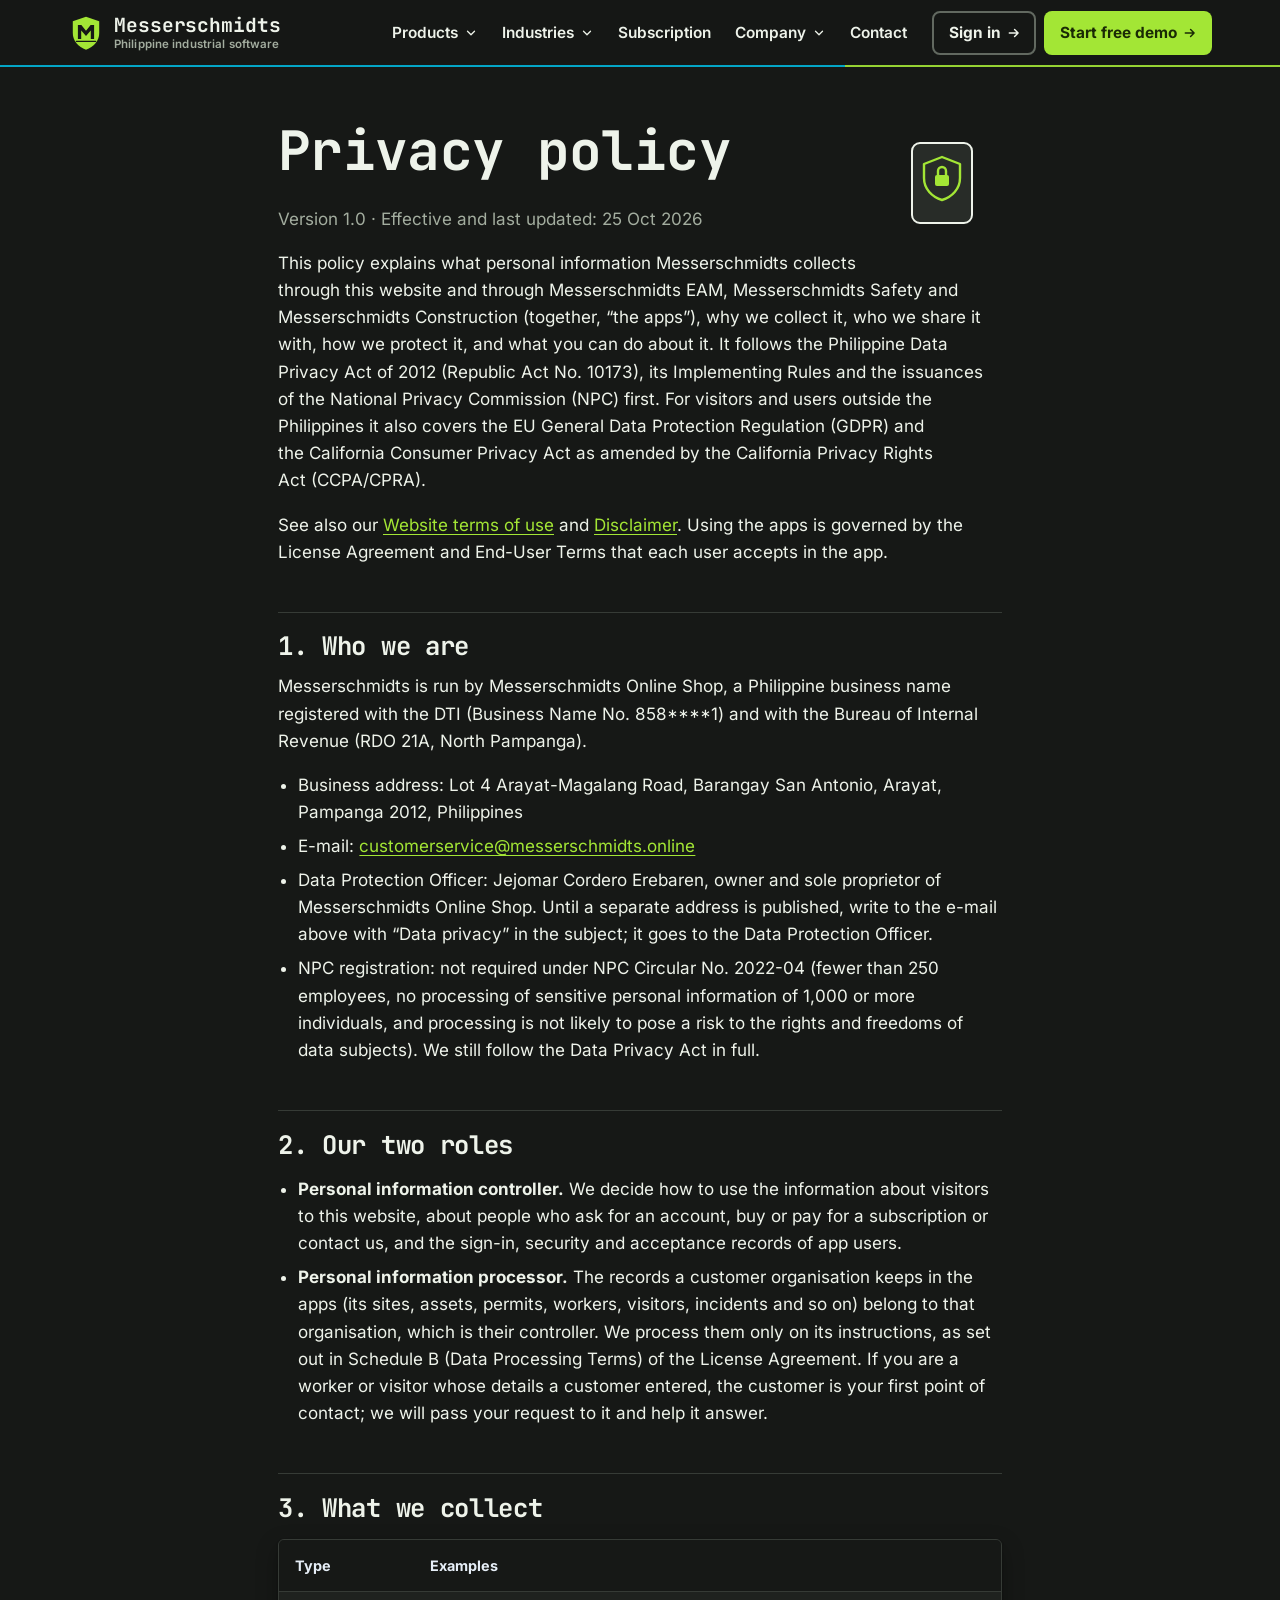
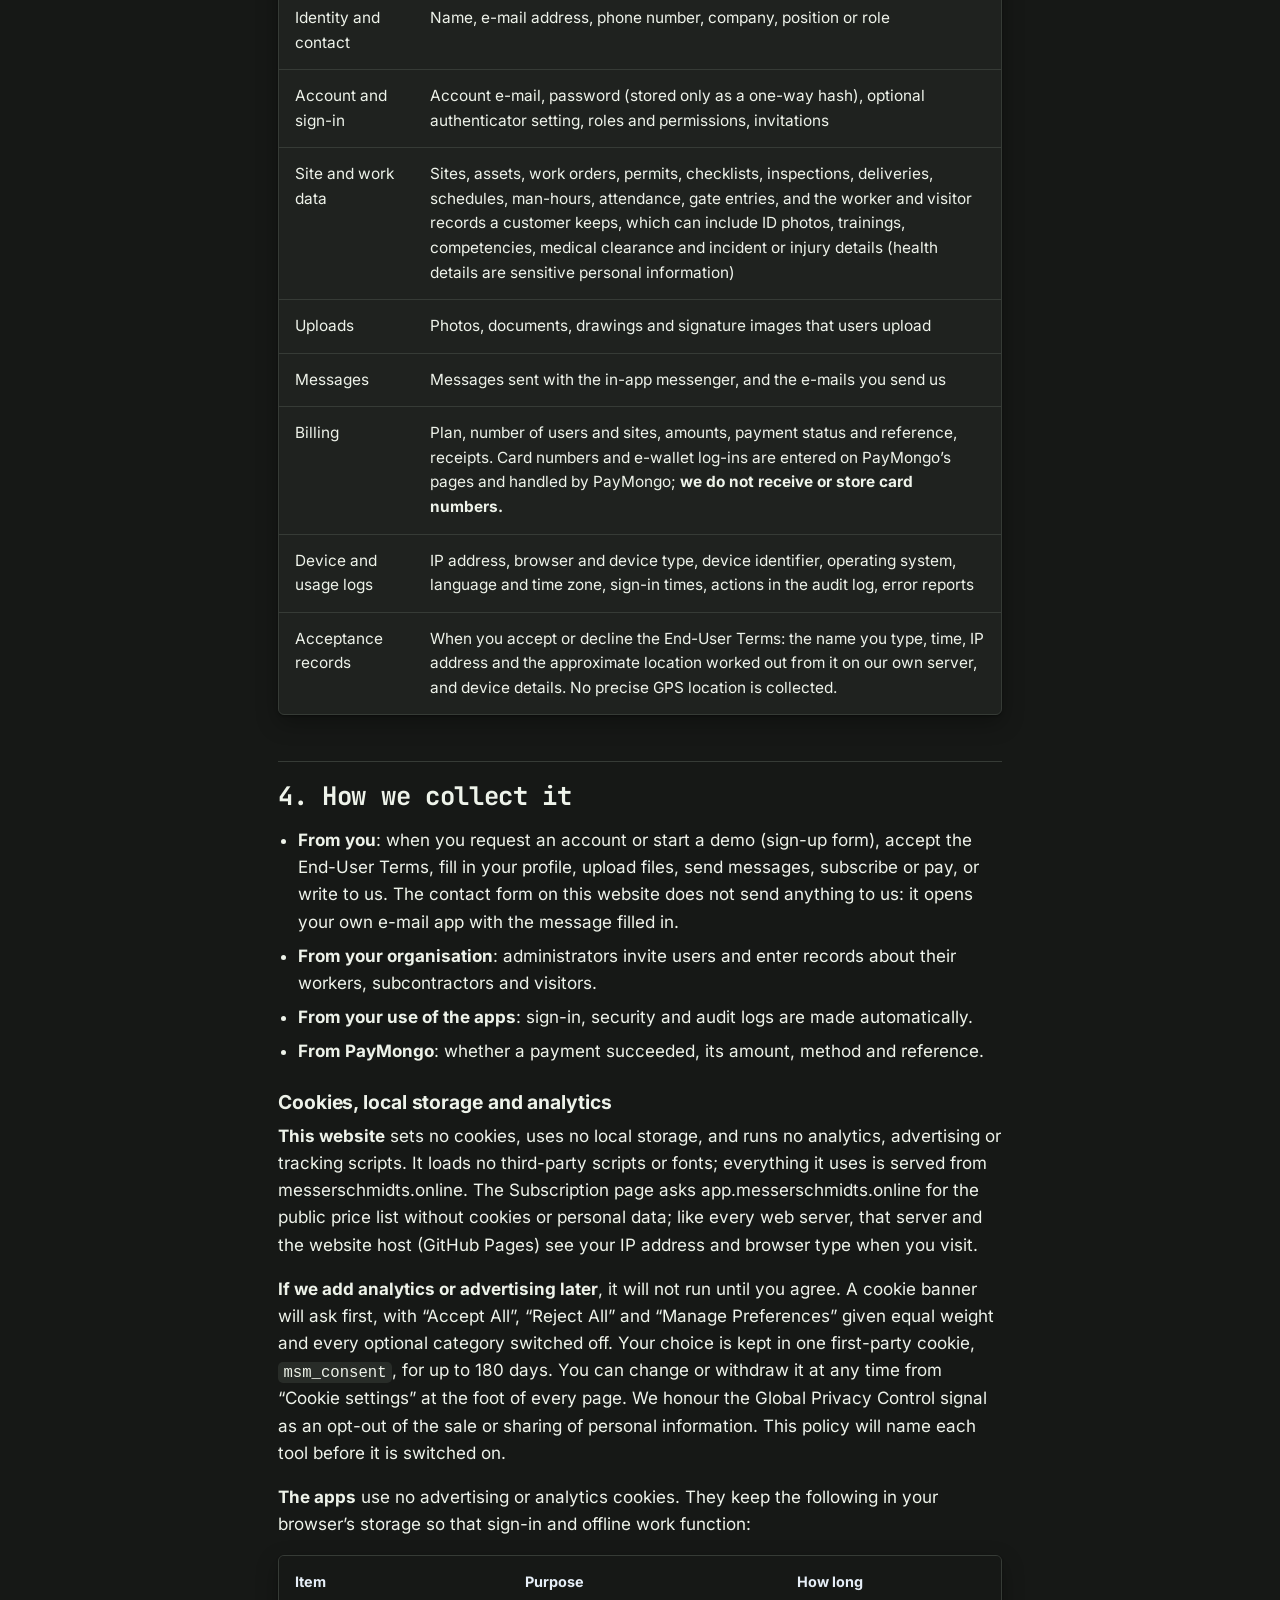
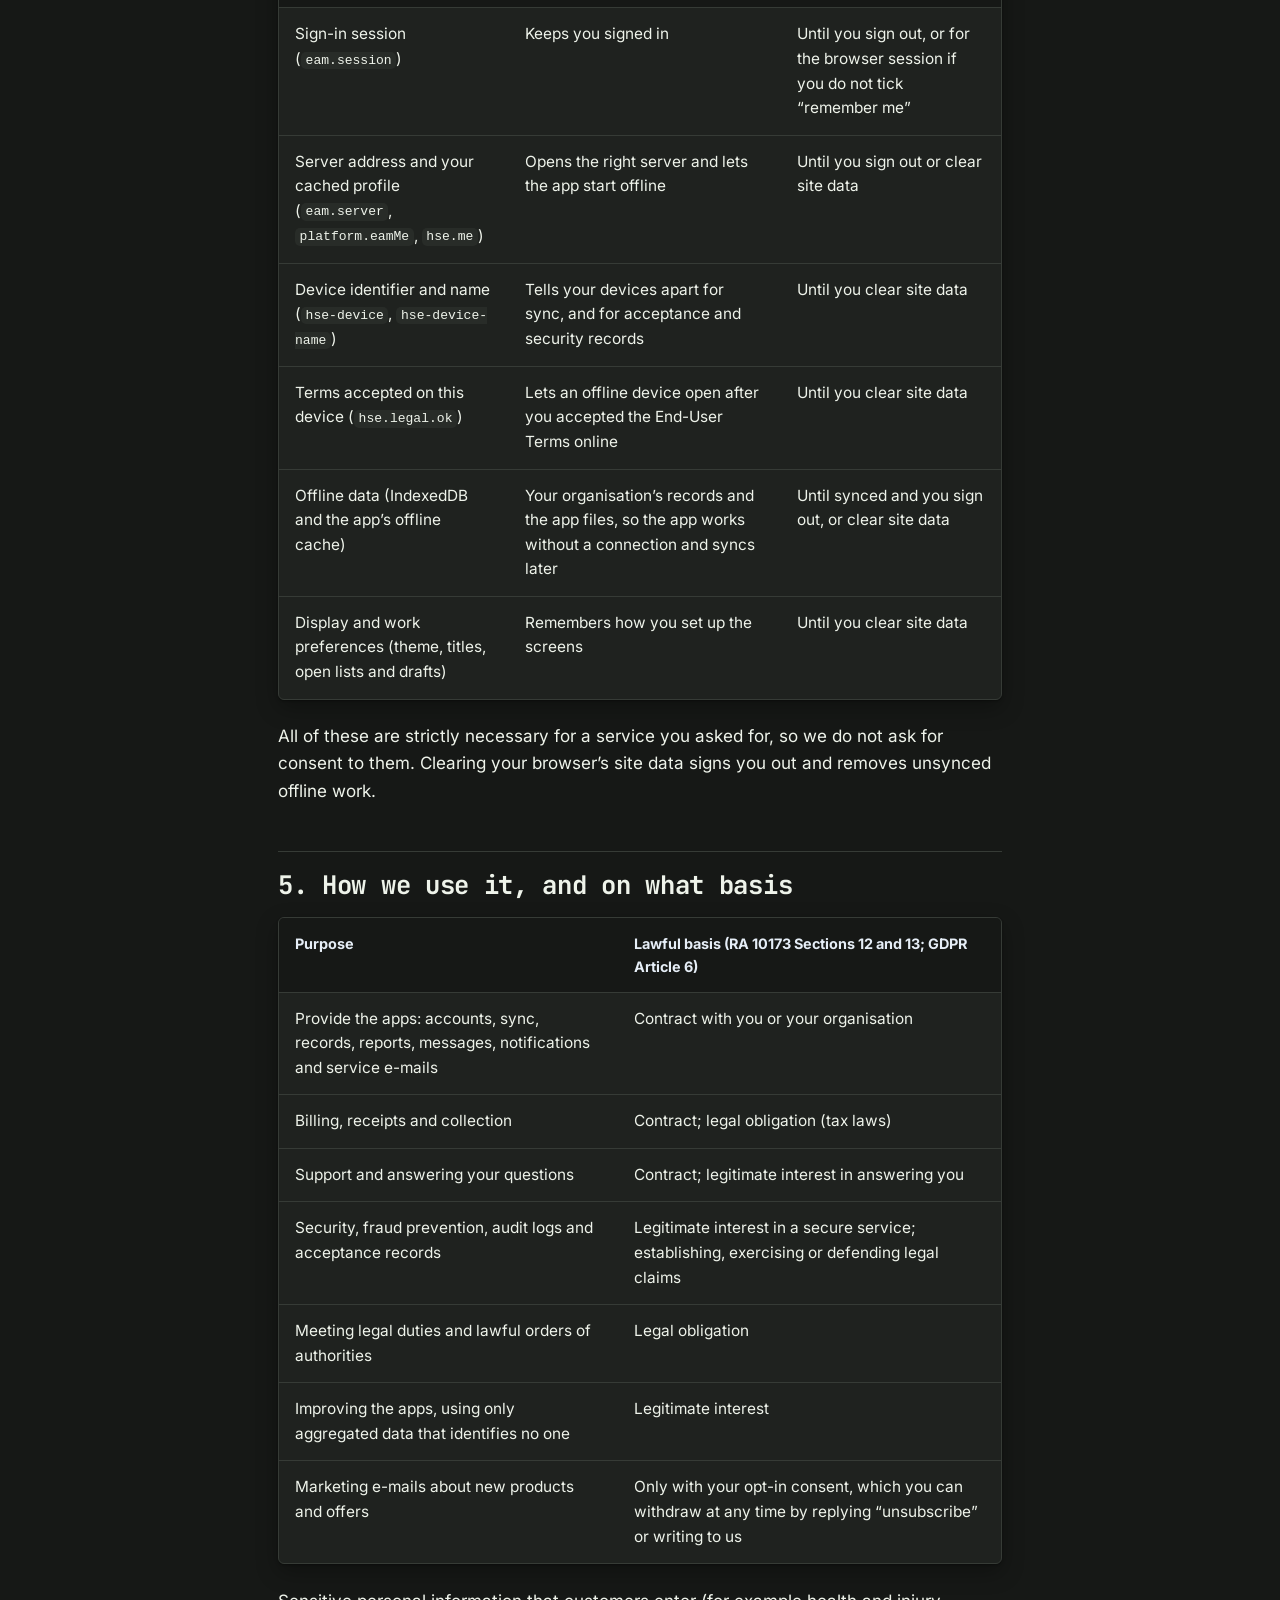
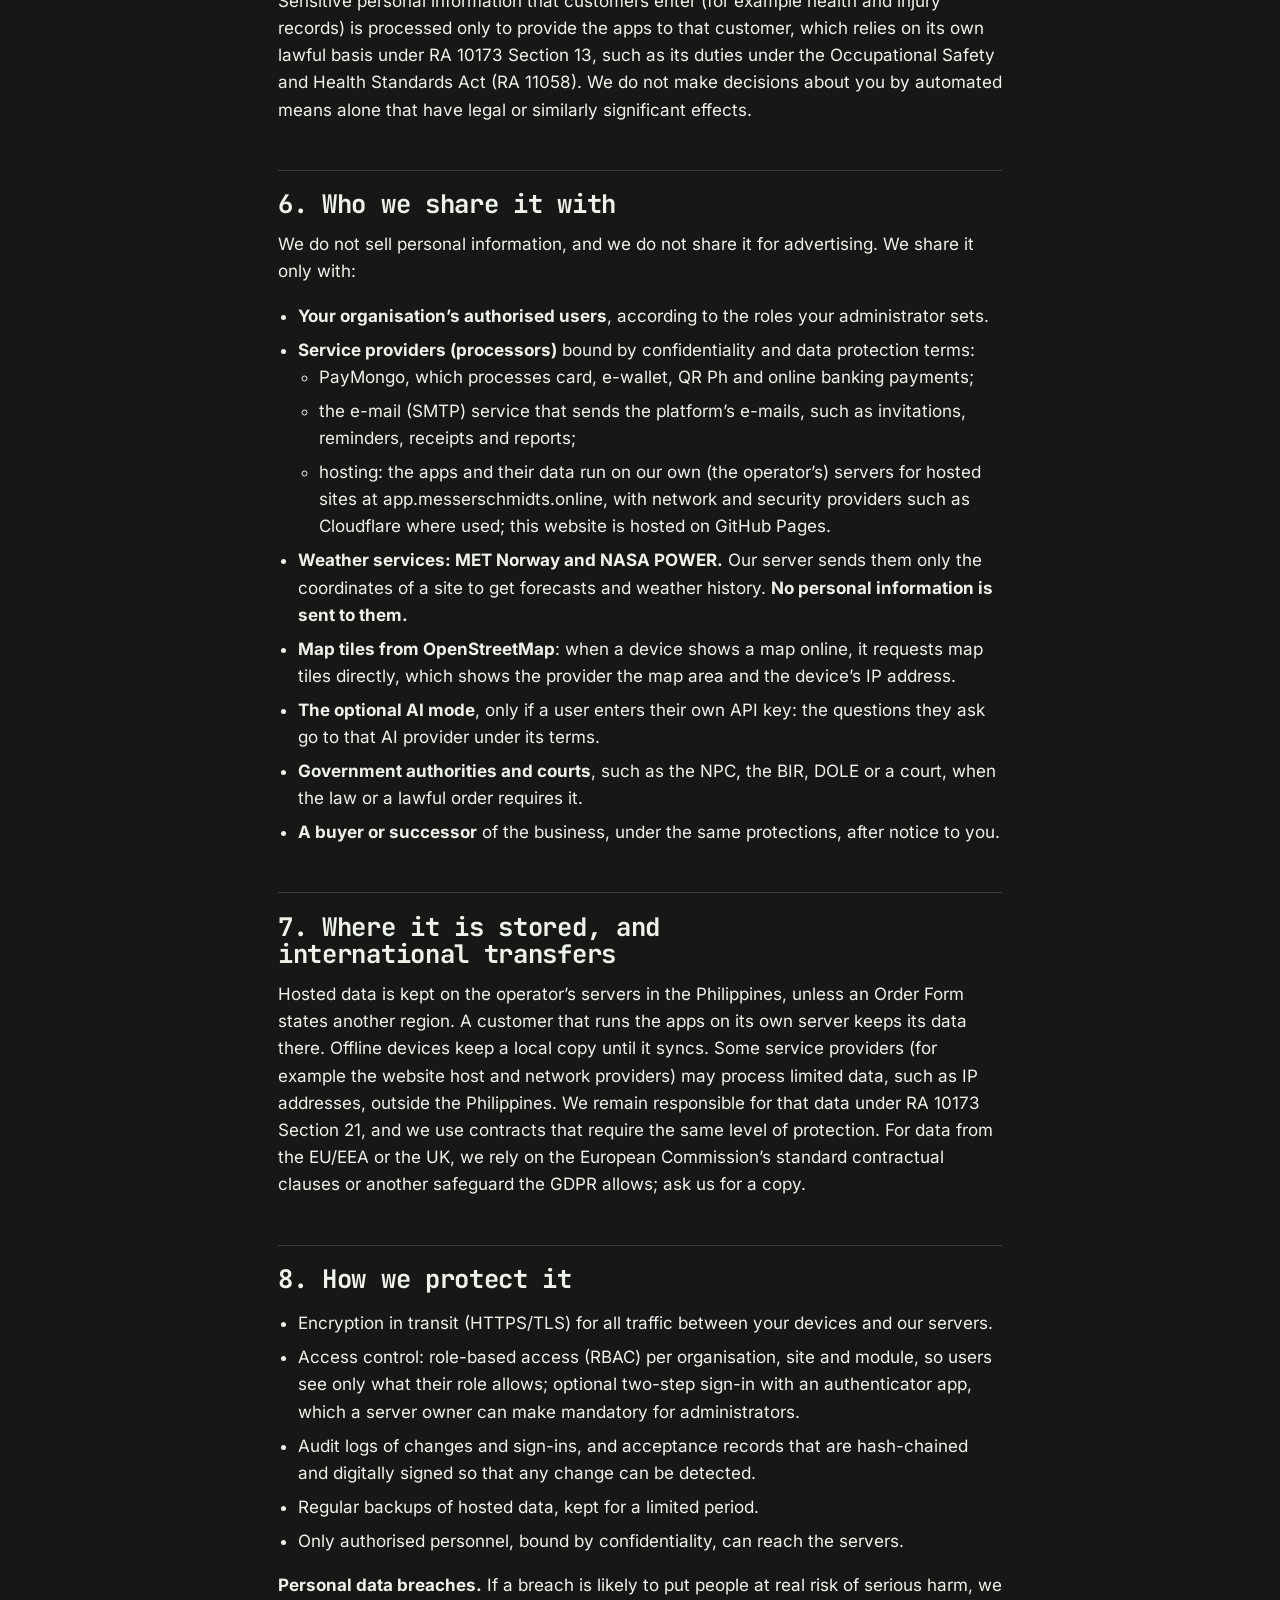
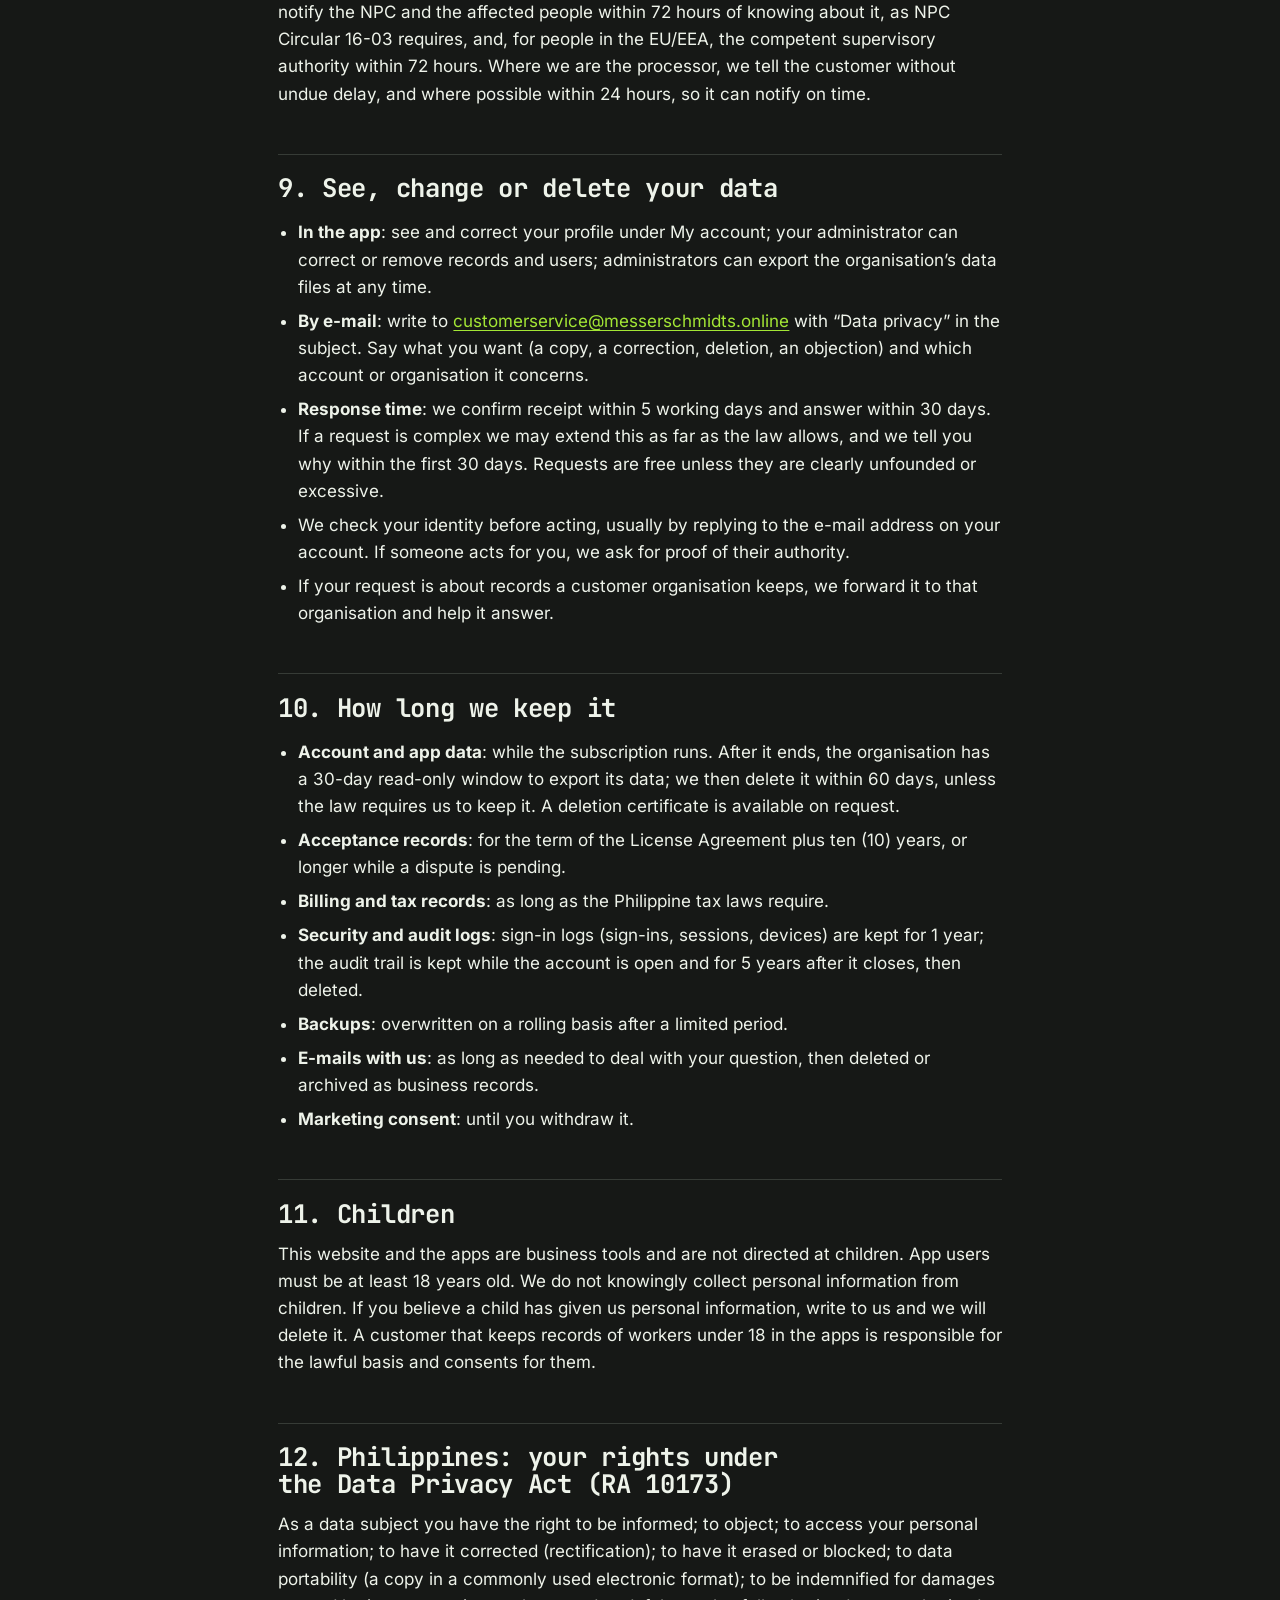
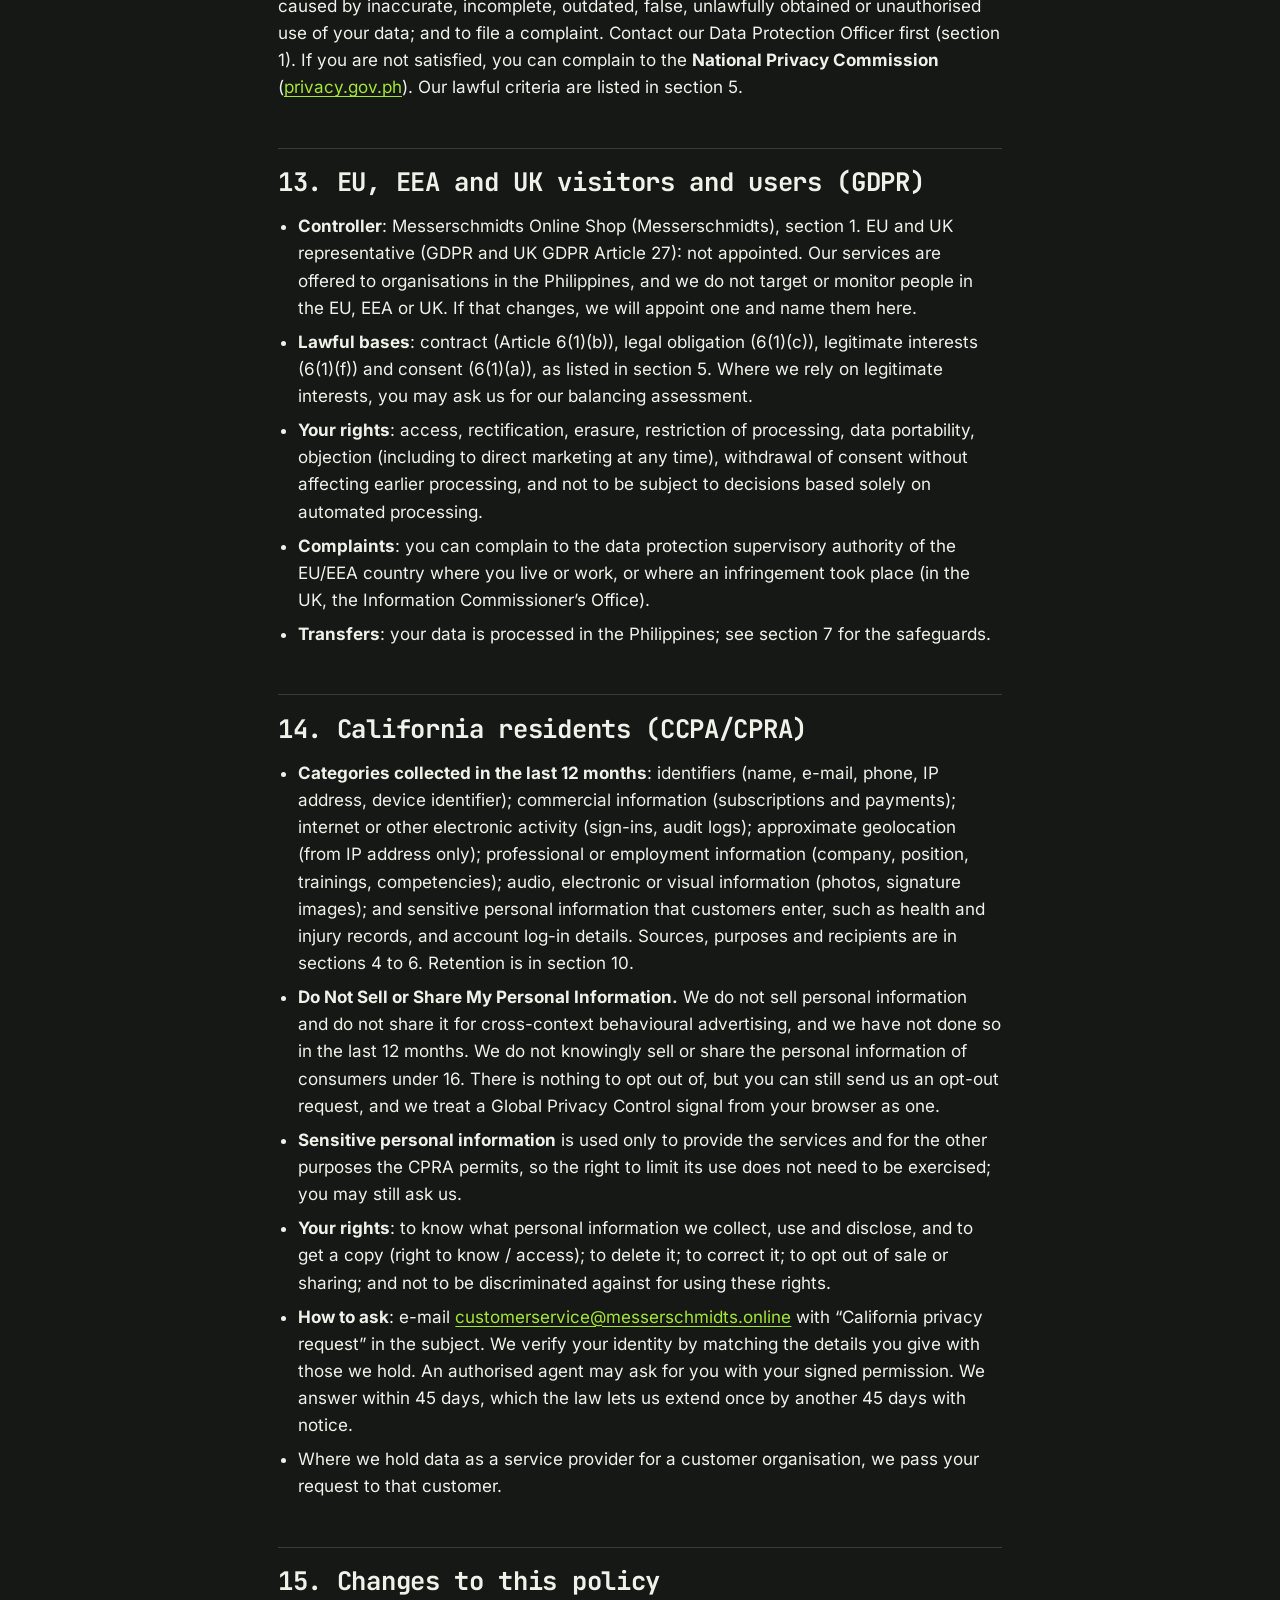
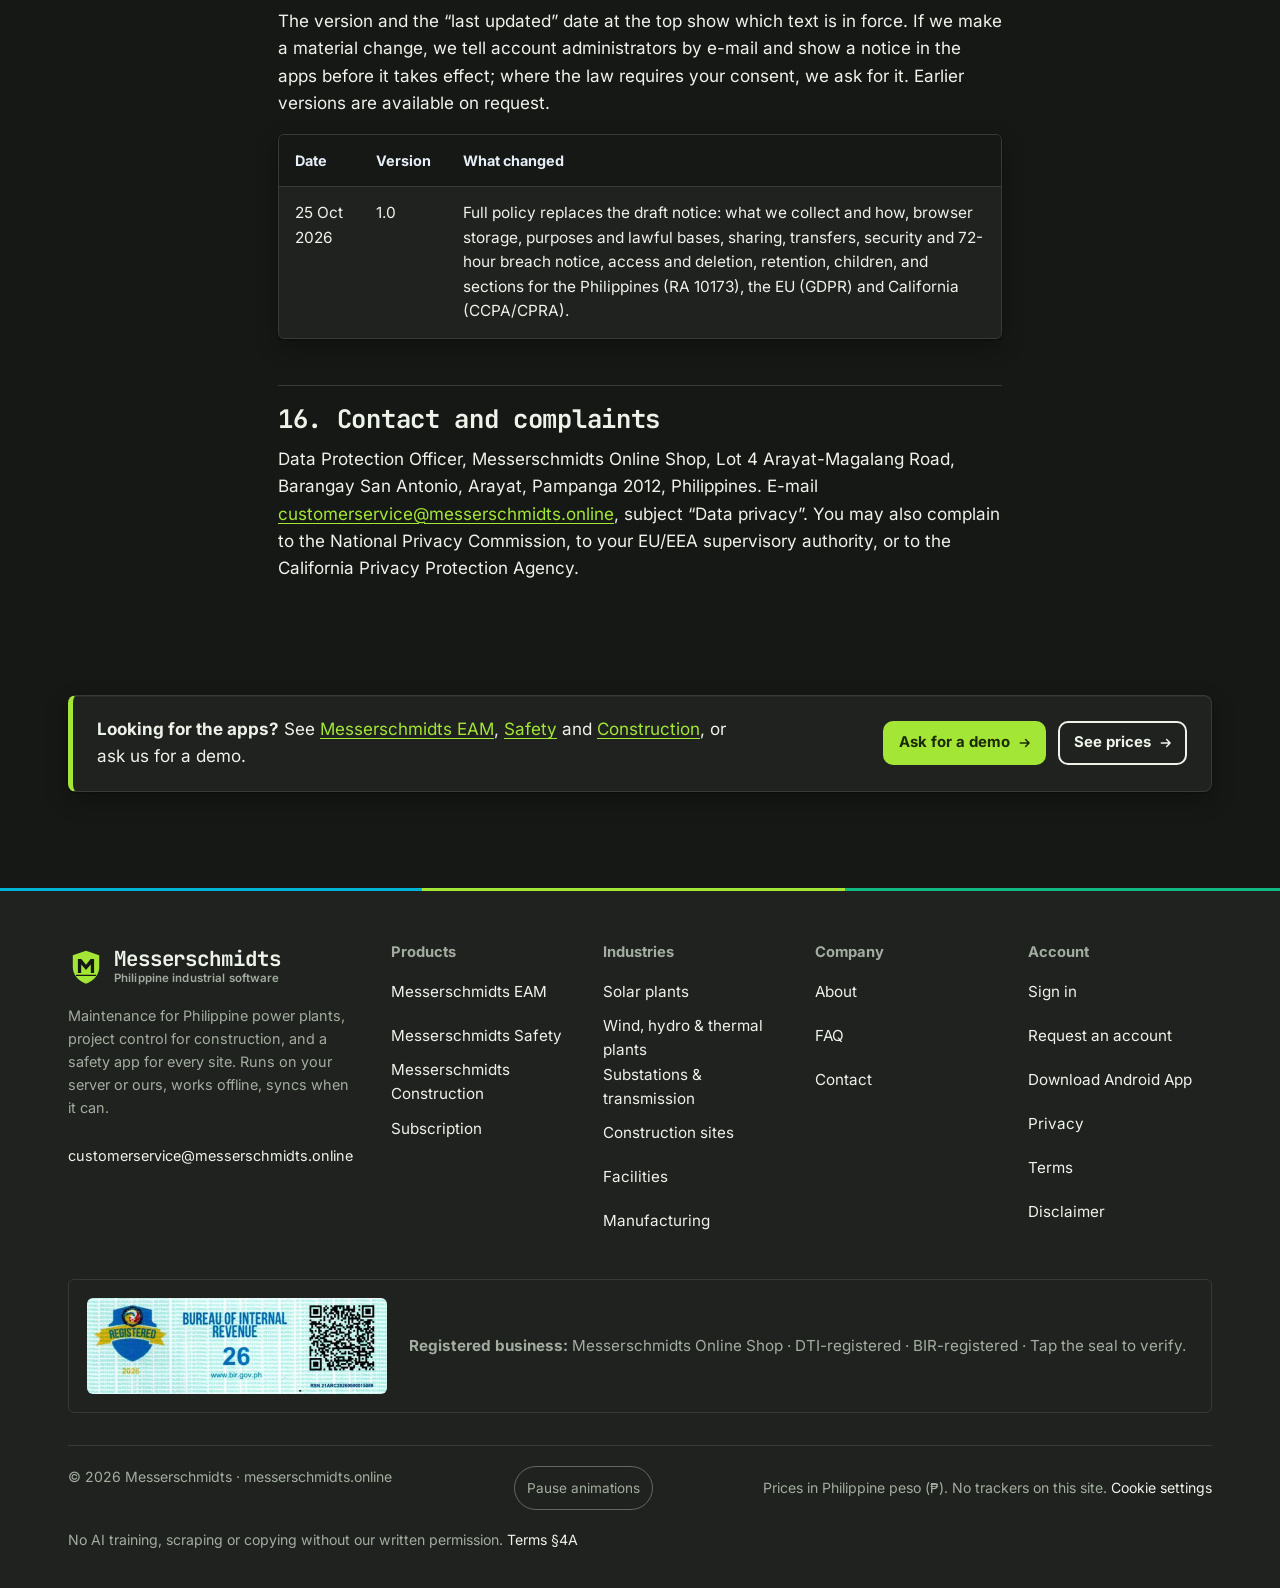
<file: privacy.html>
<!doctype html>
<html lang="en">
<head>
<meta charset="utf-8">
<script src="assets/consent.js?v=1"></script>
<meta name="robots" content="index, follow, noai, noimageai">
<meta name="tdm-reservation" content="1">
<meta name="tdm-policy" content="https://messerschmidts.online/terms.html#ai">
<meta name="viewport" content="width=device-width, initial-scale=1">
<title>Privacy policy | Messerschmidts</title>
<meta name="description" content="Privacy policy for messerschmidts.online and Messerschmidts EAM, Safety and Construction: Philippine Data Privacy Act (RA 10173), GDPR and California (CCPA/CPRA).">
<link rel="canonical" href="https://messerschmidts.online/privacy.html">
<meta property="og:type" content="website">
<meta property="og:site_name" content="Messerschmidts">
<meta property="og:locale" content="en_PH">
<meta property="og:title" content="Privacy policy | Messerschmidts">
<meta property="og:description" content="Privacy policy for messerschmidts.online and Messerschmidts EAM, Safety and Construction: Philippine Data Privacy Act (RA 10173), GDPR and California (CCPA/CPRA).">
<meta property="og:url" content="https://messerschmidts.online/privacy.html">
<meta property="og:image" content="https://messerschmidts.online/assets/og-image.png">
<meta property="og:image:width" content="1200">
<meta property="og:image:height" content="630">
<meta property="og:image:alt" content="Messerschmidts: software for Philippine industries, EAM for power plants and HSSE">
<meta name="twitter:card" content="summary_large_image">
<meta name="color-scheme" content="light dark">
<meta name="theme-color" content="#161816" media="(prefers-color-scheme: light)">
<meta name="theme-color" content="#161816" media="(prefers-color-scheme: dark)">
<!-- API base for live prices; empty = same origin as this page. -->
<meta name="msm-api" content="https://app.messerschmidts.online">
<!-- Application base for Sign in / sign-up links; empty = same origin. -->
<meta name="msm-app" content="https://app.messerschmidts.online">
<link rel="icon" href="assets/logo.svg" type="image/svg+xml">
<link rel="apple-touch-icon" href="assets/apple-touch-icon.png">
<link rel="preload" href="assets/fonts/BarlowSemiCondensed-Bold-latin.woff2" as="font" type="font/woff2" crossorigin>
<link rel="stylesheet" href="assets/site.css?v=19">
<script src="assets/site.js?v=19" defer></script>
</head>
<body>
<a class="skip-link" href="#main">Skip to main content</a>
<header class="site-header">
  <div class="container header-inner">
    <a class="brand" href="index.html"><svg viewBox="0 0 120 120" aria-hidden="true" focusable="false"><path d="M60 6 104 21v39c0 27-18 45-44 56C34 105 16 87 16 60V21z" fill="#a3e635"/><path d="M33 80V33h11.5L60 52.5 75.5 33H87v47H76V51.5L60 70 44 51.5V80z" fill="#161816"/><path d="M28 88h64" stroke="#161816" stroke-width="4" stroke-linecap="round"/></svg><span>Messerschmidts<small>Philippine industrial software</small></span></a>
    <button class="nav-toggle" type="button" aria-expanded="false" aria-controls="site-nav"><svg viewBox="0 0 24 24" fill="none" stroke="currentColor" stroke-width="1.8" stroke-linecap="round" stroke-linejoin="round" aria-hidden="true" focusable="false"><path d="M4 7h16M4 12h16M4 17h16"/></svg><span>Menu</span></button>
    <nav class="site-nav" id="site-nav" aria-label="Main">
      <ul class="nav-list">
        <li class="has-menu"><button class="menu-toggle" type="button" aria-expanded="false" aria-controls="menu-products">Products<svg class="chev" viewBox="0 0 24 24" fill="none" stroke="currentColor" stroke-width="2.2" stroke-linecap="round" stroke-linejoin="round" aria-hidden="true" focusable="false"><path d="m6 9 6 6 6-6"/></svg></button>
          <div class="menu" id="menu-products"><ul>
            <li><a class="mi-eam" href="eam.html"><span class="mi-icon"><svg viewBox="0 0 24 24" fill="none" stroke="currentColor" stroke-width="1.8" stroke-linecap="round" stroke-linejoin="round" aria-hidden="true" focusable="false"><circle cx="12" cy="12" r="3"/><path d="M12 2v3M12 19v3M2 12h3M19 12h3M4.9 4.9l2.1 2.1M17 17l2.1 2.1M4.9 19.1 7 17M17 7l2.1-2.1"/></svg></span><span><strong>EAM</strong><small>Assets, PM and work orders</small></span></a></li>
            <li><a class="mi-safety" href="safety.html"><span class="mi-icon"><svg viewBox="0 0 24 24" fill="none" stroke="currentColor" stroke-width="1.8" stroke-linecap="round" stroke-linejoin="round" aria-hidden="true" focusable="false"><path d="M12 3 4 6v6c0 4.5 3.4 8 8 9 4.6-1 8-4.5 8-9V6l-8-3Z"/><path d="m8.5 12 2.5 2.5 4.5-5"/></svg></span><span><strong>Safety</strong><small>Permits, people and gates</small></span></a></li>
            <li><a class="mi-build" href="construction.html"><span class="mi-icon"><svg viewBox="0 0 24 24" fill="none" stroke="currentColor" stroke-width="1.8" stroke-linecap="round" stroke-linejoin="round" aria-hidden="true" focusable="false"><path d="M6 21V4h2v17M4 21h8M8 5h13M8 5l5 5M18 5v6"/><rect x="16" y="11" width="4" height="3"/></svg></span><span><strong>Construction</strong><small>Project control</small></span></a></li>
          </ul></div></li>
        <li class="has-menu"><button class="menu-toggle" type="button" aria-expanded="false" aria-controls="menu-industries">Industries<svg class="chev" viewBox="0 0 24 24" fill="none" stroke="currentColor" stroke-width="2.2" stroke-linecap="round" stroke-linejoin="round" aria-hidden="true" focusable="false"><path d="m6 9 6 6 6-6"/></svg></button>
          <div class="menu menu-mega" id="menu-industries"><ul>
            <li><a href="industries.html#solar"><span class="mi-icon"><svg viewBox="0 0 24 24" fill="none" stroke="currentColor" stroke-width="1.8" stroke-linecap="round" stroke-linejoin="round" aria-hidden="true" focusable="false"><circle cx="12" cy="12" r="4"/><path d="M12 2v2M12 20v2M2 12h2M20 12h2M4.9 4.9l1.4 1.4M17.7 17.7l1.4 1.4M4.9 19.1l1.4-1.4M17.7 6.3l1.4-1.4"/></svg></span><span><strong>Solar plants</strong><small>Inverters, strings, trackers</small></span></a></li>
            <li><a href="industries.html#power"><span class="mi-icon"><svg viewBox="0 0 24 24" fill="none" stroke="currentColor" stroke-width="1.8" stroke-linecap="round" stroke-linejoin="round" aria-hidden="true" focusable="false"><path d="M3 8h10a3 3 0 1 0-3-3M3 12h15a3 3 0 1 1-3 3M3 16h7"/></svg></span><span><strong>Wind, hydro &amp; thermal</strong><small>Geothermal, biomass, diesel</small></span></a></li>
            <li><a href="industries.html#grid"><span class="mi-icon"><svg viewBox="0 0 24 24" fill="none" stroke="currentColor" stroke-width="1.8" stroke-linecap="round" stroke-linejoin="round" aria-hidden="true" focusable="false"><path d="M8 21 12 3l4 18M6 8h12M5 12h14M9.5 15h5M7 21h10"/></svg></span><span><strong>Substations &amp; transmission</strong><small>Switchyards, lines, towers</small></span></a></li>
            <li><a href="industries.html#records"><span class="mi-icon"><svg viewBox="0 0 24 24" fill="none" stroke="currentColor" stroke-width="1.8" stroke-linecap="round" stroke-linejoin="round" aria-hidden="true" focusable="false"><rect x="5" y="4" width="14" height="17" rx="2"/><path d="M9 4V3h6v1M9 10h6M9 14h6M9 18h4"/></svg></span><span><strong>Records</strong><small>Maintenance and DOLE safety records</small></span></a></li>
            <li><a href="industries.html#construction"><span class="mi-icon"><svg viewBox="0 0 24 24" fill="none" stroke="currentColor" stroke-width="1.8" stroke-linecap="round" stroke-linejoin="round" aria-hidden="true" focusable="false"><path d="M6 21V4h2v17M4 21h8M8 5h13M8 5l5 5M18 5v6"/><rect x="16" y="11" width="4" height="3"/></svg></span><span><strong>Construction sites</strong><small>Subcontractors, gates and equipment</small></span></a></li>
            <li><a href="industries.html#facilities"><span class="mi-icon"><svg viewBox="0 0 24 24" fill="none" stroke="currentColor" stroke-width="1.8" stroke-linecap="round" stroke-linejoin="round" aria-hidden="true" focusable="false"><path d="M4 21V5l8-2v18M12 8h8v13M2 21h20"/><path d="M7 8h2M7 12h2M7 16h2M15 12h2M15 16h2"/></svg></span><span><strong>Facilities</strong><small>Buildings and campuses</small></span></a></li>
            <li><a href="industries.html#manufacturing"><span class="mi-icon"><svg viewBox="0 0 24 24" fill="none" stroke="currentColor" stroke-width="1.8" stroke-linecap="round" stroke-linejoin="round" aria-hidden="true" focusable="false"><path d="M3 21V10l6 3V10l6 3V6h4v15H3Z"/><path d="M7 17h2M12 17h2M17 17h0"/></svg></span><span><strong>Manufacturing</strong><small>Lines, stores, lock-out</small></span></a></li>
          </ul>
          <div class="menu-foot"><a href="industries.html">Industries overview</a></div></div></li>
        <li><a href="pricing.html">Subscription</a></li>
        <li class="has-menu"><button class="menu-toggle" type="button" aria-expanded="false" aria-controls="menu-company">Company<svg class="chev" viewBox="0 0 24 24" fill="none" stroke="currentColor" stroke-width="2.2" stroke-linecap="round" stroke-linejoin="round" aria-hidden="true" focusable="false"><path d="m6 9 6 6 6-6"/></svg></button>
          <div class="menu menu-sm" id="menu-company"><ul>
            <li><a href="about.html"><span><strong>About</strong><small>Who we are</small></span></a></li>
            <li><a href="faq.html"><span><strong>FAQ</strong><small>Questions and answers</small></span></a></li>
          </ul></div></li>
        <li><a href="contact.html">Contact</a></li>
      </ul>
      <div class="nav-actions">
        <a class="btn btn-ghost btn-sm" href="/" data-app-link="/">Sign in</a>
        <a class="btn btn-primary btn-sm" href="/#/account/signup" data-app-link="/#/account/signup">Start free demo</a>
      </div>
    </nav>
  </div>
</header>
<main id="main" tabindex="-1">
<section class="section legal-section"><div class="container prose">
<figure class="art legal-art" aria-hidden="true"><svg viewBox="0 0 120 116" focusable="false"><rect class="fs ln" x="30" y="20" width="60" height="80" rx="8"/><path class="ln-a" d="M60 34 42 41v14c0 11 8 19 18 22 10-3 18-11 18-22V41z"/><rect class="fa blink" x="53" y="52" width="14" height="11" rx="2"/><path class="ln-a" d="M56 52v-4a4 4 0 0 1 8 0v4"/></svg></figure>
<h1>Privacy policy</h1>
<p class="muted">Version 1.0 &middot; Effective and last updated: 25 Oct 2026</p>
<p>This policy explains what personal information Messerschmidts collects through this website and through Messerschmidts EAM, Messerschmidts Safety and Messerschmidts Construction (together, &ldquo;the apps&rdquo;), why we collect it, who we share it with, how we protect it, and what you can do about it. It follows the Philippine Data Privacy Act of 2012 (Republic Act No. 10173), its Implementing Rules and the issuances of the National Privacy Commission (NPC) first. For visitors and users outside the Philippines it also covers the EU General Data Protection Regulation (GDPR) and the California Consumer Privacy Act as amended by the California Privacy Rights Act (CCPA/CPRA).</p>
<p>See also our <a href="terms.html">Website terms of use</a> and <a href="disclaimer.html">Disclaimer</a>. Using the apps is governed by the License Agreement and End-User Terms that each user accepts in the app.</p>

<h2 id="who">1. Who we are</h2>
<p>Messerschmidts is run by Messerschmidts Online Shop, a Philippine business name registered with the DTI (Business Name No. 858****1) and with the Bureau of Internal Revenue (RDO 21A, North Pampanga).</p>
<ul>
<li>Business address: Lot 4 Arayat-Magalang Road, Barangay San Antonio, Arayat, Pampanga 2012, Philippines</li>
<li>E-mail: <a class="email" href="mailto:customerservice@messerschmidts.online">customerservice@messerschmidts.online</a></li>
<li>Data Protection Officer: Jejomar Cordero Erebaren, owner and sole proprietor of Messerschmidts Online Shop. Until a separate address is published, write to the e-mail above with &ldquo;Data privacy&rdquo; in the subject; it goes to the Data Protection Officer.</li>
<li>NPC registration: not required under NPC Circular No. 2022-04 (fewer than 250 employees, no processing of sensitive personal information of 1,000 or more individuals, and processing is not likely to pose a risk to the rights and freedoms of data subjects). We still follow the Data Privacy Act in full.</li>
</ul>

<h2 id="roles">2. Our two roles</h2>
<ul>
<li><strong>Personal information controller.</strong> We decide how to use the information about visitors to this website, about people who ask for an account, buy or pay for a subscription or contact us, and the sign-in, security and acceptance records of app users.</li>
<li><strong>Personal information processor.</strong> The records a customer organisation keeps in the apps (its sites, assets, permits, workers, visitors, incidents and so on) belong to that organisation, which is their controller. We process them only on its instructions, as set out in Schedule B (Data Processing Terms) of the License Agreement. If you are a worker or visitor whose details a customer entered, the customer is your first point of contact; we will pass your request to it and help it answer.</li>
</ul>

<h2 id="collect">3. What we collect</h2>
<div class="table-wrap"><table>
<caption class="visually-hidden">Types of personal information we collect</caption>
<thead><tr><th scope="col">Type</th><th scope="col">Examples</th></tr></thead>
<tbody>
<tr><td>Identity and contact</td><td>Name, e-mail address, phone number, company, position or role</td></tr>
<tr><td>Account and sign-in</td><td>Account e-mail, password (stored only as a one-way hash), optional authenticator setting, roles and permissions, invitations</td></tr>
<tr><td>Site and work data</td><td>Sites, assets, work orders, permits, checklists, inspections, deliveries, schedules, man-hours, attendance, gate entries, and the worker and visitor records a customer keeps, which can include ID photos, trainings, competencies, medical clearance and incident or injury details (health details are sensitive personal information)</td></tr>
<tr><td>Uploads</td><td>Photos, documents, drawings and signature images that users upload</td></tr>
<tr><td>Messages</td><td>Messages sent with the in-app messenger, and the e-mails you send us</td></tr>
<tr><td>Billing</td><td>Plan, number of users and sites, amounts, payment status and reference, receipts. Card numbers and e-wallet log-ins are entered on PayMongo&rsquo;s pages and handled by PayMongo; <strong>we do not receive or store card numbers.</strong></td></tr>
<tr><td>Device and usage logs</td><td>IP address, browser and device type, device identifier, operating system, language and time zone, sign-in times, actions in the audit log, error reports</td></tr>
<tr><td>Acceptance records</td><td>When you accept or decline the End-User Terms: the name you type, time, IP address and the approximate location worked out from it on our own server, and device details. No precise GPS location is collected.</td></tr>
</tbody></table></div>

<h2 id="how-collect">4. How we collect it</h2>
<ul>
<li><strong>From you</strong>: when you request an account or start a demo (sign-up form), accept the End-User Terms, fill in your profile, upload files, send messages, subscribe or pay, or write to us. The contact form on this website does not send anything to us: it opens your own e-mail app with the message filled in.</li>
<li><strong>From your organisation</strong>: administrators invite users and enter records about their workers, subcontractors and visitors.</li>
<li><strong>From your use of the apps</strong>: sign-in, security and audit logs are made automatically.</li>
<li><strong>From PayMongo</strong>: whether a payment succeeded, its amount, method and reference.</li>
</ul>
<h3 id="cookies">Cookies, local storage and analytics</h3>
<p><strong>This website</strong> sets no cookies, uses no local storage, and runs no analytics, advertising or tracking scripts. It loads no third-party scripts or fonts; everything it uses is served from messerschmidts.online. The Subscription page asks app.messerschmidts.online for the public price list without cookies or personal data; like every web server, that server and the website host (GitHub Pages) see your IP address and browser type when you visit.</p>
<p><strong>If we add analytics or advertising later</strong>, it will not run until you agree. A cookie banner will ask first, with &ldquo;Accept All&rdquo;, &ldquo;Reject All&rdquo; and &ldquo;Manage Preferences&rdquo; given equal weight and every optional category switched off. Your choice is kept in one first-party cookie, <code>msm_consent</code>, for up to 180 days. You can change or withdraw it at any time from &ldquo;Cookie settings&rdquo; at the foot of every page. We honour the Global Privacy Control signal as an opt-out of the sale or sharing of personal information. This policy will name each tool before it is switched on.</p>
<p><strong>The apps</strong> use no advertising or analytics cookies. They keep the following in your browser&rsquo;s storage so that sign-in and offline work function:</p>
<div class="table-wrap"><table>
<caption class="visually-hidden">Browser storage used by the apps</caption>
<thead><tr><th scope="col">Item</th><th scope="col">Purpose</th><th scope="col">How long</th></tr></thead>
<tbody>
<tr><td>Sign-in session (<code>eam.session</code>)</td><td>Keeps you signed in</td><td>Until you sign out, or for the browser session if you do not tick &ldquo;remember me&rdquo;</td></tr>
<tr><td>Server address and your cached profile (<code>eam.server</code>, <code>platform.eamMe</code>, <code>hse.me</code>)</td><td>Opens the right server and lets the app start offline</td><td>Until you sign out or clear site data</td></tr>
<tr><td>Device identifier and name (<code>hse-device</code>, <code>hse-device-name</code>)</td><td>Tells your devices apart for sync, and for acceptance and security records</td><td>Until you clear site data</td></tr>
<tr><td>Terms accepted on this device (<code>hse.legal.ok</code>)</td><td>Lets an offline device open after you accepted the End-User Terms online</td><td>Until you clear site data</td></tr>
<tr><td>Offline data (IndexedDB and the app&rsquo;s offline cache)</td><td>Your organisation&rsquo;s records and the app files, so the app works without a connection and syncs later</td><td>Until synced and you sign out, or clear site data</td></tr>
<tr><td>Display and work preferences (theme, titles, open lists and drafts)</td><td>Remembers how you set up the screens</td><td>Until you clear site data</td></tr>
</tbody></table></div>
<p>All of these are strictly necessary for a service you asked for, so we do not ask for consent to them. Clearing your browser&rsquo;s site data signs you out and removes unsynced offline work.</p>

<h2 id="use">5. How we use it, and on what basis</h2>
<div class="table-wrap"><table>
<caption class="visually-hidden">Purposes and lawful bases</caption>
<thead><tr><th scope="col">Purpose</th><th scope="col">Lawful basis (RA 10173 Sections 12 and 13; GDPR Article 6)</th></tr></thead>
<tbody>
<tr><td>Provide the apps: accounts, sync, records, reports, messages, notifications and service e-mails</td><td>Contract with you or your organisation</td></tr>
<tr><td>Billing, receipts and collection</td><td>Contract; legal obligation (tax laws)</td></tr>
<tr><td>Support and answering your questions</td><td>Contract; legitimate interest in answering you</td></tr>
<tr><td>Security, fraud prevention, audit logs and acceptance records</td><td>Legitimate interest in a secure service; establishing, exercising or defending legal claims</td></tr>
<tr><td>Meeting legal duties and lawful orders of authorities</td><td>Legal obligation</td></tr>
<tr><td>Improving the apps, using only aggregated data that identifies no one</td><td>Legitimate interest</td></tr>
<tr><td>Marketing e-mails about new products and offers</td><td>Only with your opt-in consent, which you can withdraw at any time by replying &ldquo;unsubscribe&rdquo; or writing to us</td></tr>
</tbody></table></div>
<p>Sensitive personal information that customers enter (for example health and injury records) is processed only to provide the apps to that customer, which relies on its own lawful basis under RA 10173 Section 13, such as its duties under the Occupational Safety and Health Standards Act (RA 11058). We do not make decisions about you by automated means alone that have legal or similarly significant effects.</p>

<h2 id="share">6. Who we share it with</h2>
<p>We do not sell personal information, and we do not share it for advertising. We share it only with:</p>
<ul>
<li><strong>Your organisation&rsquo;s authorised users</strong>, according to the roles your administrator sets.</li>
<li><strong>Service providers (processors)</strong> bound by confidentiality and data protection terms:
  <ul>
  <li>PayMongo, which processes card, e-wallet, QR Ph and online banking payments;</li>
  <li>the e-mail (SMTP) service that sends the platform&rsquo;s e-mails, such as invitations, reminders, receipts and reports;</li>
  <li>hosting: the apps and their data run on our own (the operator&rsquo;s) servers for hosted sites at app.messerschmidts.online, with network and security providers such as Cloudflare where used; this website is hosted on GitHub Pages.</li>
  </ul></li>
<li><strong>Weather services: MET Norway and NASA POWER.</strong> Our server sends them only the coordinates of a site to get forecasts and weather history. <strong>No personal information is sent to them.</strong></li>
<li><strong>Map tiles from OpenStreetMap</strong>: when a device shows a map online, it requests map tiles directly, which shows the provider the map area and the device&rsquo;s IP address.</li>
<li><strong>The optional AI mode</strong>, only if a user enters their own API key: the questions they ask go to that AI provider under its terms.</li>
<li><strong>Government authorities and courts</strong>, such as the NPC, the BIR, DOLE or a court, when the law or a lawful order requires it.</li>
<li><strong>A buyer or successor</strong> of the business, under the same protections, after notice to you.</li>
</ul>

<h2 id="transfers">7. Where it is stored, and international transfers</h2>
<p>Hosted data is kept on the operator&rsquo;s servers in the Philippines, unless an Order Form states another region. A customer that runs the apps on its own server keeps its data there. Offline devices keep a local copy until it syncs. Some service providers (for example the website host and network providers) may process limited data, such as IP addresses, outside the Philippines. We remain responsible for that data under RA 10173 Section 21, and we use contracts that require the same level of protection. For data from the EU/EEA or the UK, we rely on the European Commission&rsquo;s standard contractual clauses or another safeguard the GDPR allows; ask us for a copy.</p>

<h2 id="protect">8. How we protect it</h2>
<ul>
<li>Encryption in transit (HTTPS/TLS) for all traffic between your devices and our servers.</li>
<li>Access control: role-based access (RBAC) per organisation, site and module, so users see only what their role allows; optional two-step sign-in with an authenticator app, which a server owner can make mandatory for administrators.</li>
<li>Audit logs of changes and sign-ins, and acceptance records that are hash-chained and digitally signed so that any change can be detected.</li>
<li>Regular backups of hosted data, kept for a limited period.</li>
<li>Only authorised personnel, bound by confidentiality, can reach the servers.</li>
</ul>
<p><strong>Personal data breaches.</strong> If a breach is likely to put people at real risk of serious harm, we notify the NPC and the affected people within 72 hours of knowing about it, as NPC Circular 16-03 requires, and, for people in the EU/EEA, the competent supervisory authority within 72 hours. Where we are the processor, we tell the customer without undue delay, and where possible within 24 hours, so it can notify on time.</p>

<h2 id="your-data">9. See, change or delete your data</h2>
<ul>
<li><strong>In the app</strong>: see and correct your profile under My account; your administrator can correct or remove records and users; administrators can export the organisation&rsquo;s data files at any time.</li>
<li><strong>By e-mail</strong>: write to <a class="email" href="mailto:customerservice@messerschmidts.online">customerservice@messerschmidts.online</a> with &ldquo;Data privacy&rdquo; in the subject. Say what you want (a copy, a correction, deletion, an objection) and which account or organisation it concerns.</li>
<li><strong>Response time</strong>: we confirm receipt within 5 working days and answer within 30 days. If a request is complex we may extend this as far as the law allows, and we tell you why within the first 30 days. Requests are free unless they are clearly unfounded or excessive.</li>
<li>We check your identity before acting, usually by replying to the e-mail address on your account. If someone acts for you, we ask for proof of their authority.</li>
<li>If your request is about records a customer organisation keeps, we forward it to that organisation and help it answer.</li>
</ul>

<h2 id="retention">10. How long we keep it</h2>
<ul>
<li><strong>Account and app data</strong>: while the subscription runs. After it ends, the organisation has a 30-day read-only window to export its data; we then delete it within 60 days, unless the law requires us to keep it. A deletion certificate is available on request.</li>
<li><strong>Acceptance records</strong>: for the term of the License Agreement plus ten (10) years, or longer while a dispute is pending.</li>
<li><strong>Billing and tax records</strong>: as long as the Philippine tax laws require.</li>
<li><strong>Security and audit logs</strong>: sign-in logs (sign-ins, sessions, devices) are kept for 1 year; the audit trail is kept while the account is open and for 5 years after it closes, then deleted.</li>
<li><strong>Backups</strong>: overwritten on a rolling basis after a limited period.</li>
<li><strong>E-mails with us</strong>: as long as needed to deal with your question, then deleted or archived as business records.</li>
<li><strong>Marketing consent</strong>: until you withdraw it.</li>
</ul>

<h2 id="children">11. Children</h2>
<p>This website and the apps are business tools and are not directed at children. App users must be at least 18 years old. We do not knowingly collect personal information from children. If you believe a child has given us personal information, write to us and we will delete it. A customer that keeps records of workers under 18 in the apps is responsible for the lawful basis and consents for them.</p>

<h2 id="ph">12. Philippines: your rights under the Data Privacy Act (RA 10173)</h2>
<p>As a data subject you have the right to be informed; to object; to access your personal information; to have it corrected (rectification); to have it erased or blocked; to data portability (a copy in a commonly used electronic format); to be indemnified for damages caused by inaccurate, incomplete, outdated, false, unlawfully obtained or unauthorised use of your data; and to file a complaint. Contact our Data Protection Officer first (section 1). If you are not satisfied, you can complain to the <strong>National Privacy Commission</strong> (<a href="https://privacy.gov.ph" target="_blank" rel="noopener">privacy.gov.ph</a>). Our lawful criteria are listed in section 5.</p>

<h2 id="eu">13. EU, EEA and UK visitors and users (GDPR)</h2>
<ul>
<li><strong>Controller</strong>: Messerschmidts Online Shop (Messerschmidts), section 1. EU and UK representative (GDPR and UK GDPR Article 27): not appointed. Our services are offered to organisations in the Philippines, and we do not target or monitor people in the EU, EEA or UK. If that changes, we will appoint one and name them here.</li>
<li><strong>Lawful bases</strong>: contract (Article 6(1)(b)), legal obligation (6(1)(c)), legitimate interests (6(1)(f)) and consent (6(1)(a)), as listed in section 5. Where we rely on legitimate interests, you may ask us for our balancing assessment.</li>
<li><strong>Your rights</strong>: access, rectification, erasure, restriction of processing, data portability, objection (including to direct marketing at any time), withdrawal of consent without affecting earlier processing, and not to be subject to decisions based solely on automated processing.</li>
<li><strong>Complaints</strong>: you can complain to the data protection supervisory authority of the EU/EEA country where you live or work, or where an infringement took place (in the UK, the Information Commissioner&rsquo;s Office).</li>
<li><strong>Transfers</strong>: your data is processed in the Philippines; see section 7 for the safeguards.</li>
</ul>

<h2 id="california">14. California residents (CCPA/CPRA)</h2>
<ul>
<li><strong>Categories collected in the last 12 months</strong>: identifiers (name, e-mail, phone, IP address, device identifier); commercial information (subscriptions and payments); internet or other electronic activity (sign-ins, audit logs); approximate geolocation (from IP address only); professional or employment information (company, position, trainings, competencies); audio, electronic or visual information (photos, signature images); and sensitive personal information that customers enter, such as health and injury records, and account log-in details. Sources, purposes and recipients are in sections 4 to 6. Retention is in section 10.</li>
<li><strong>Do Not Sell or Share My Personal Information.</strong> We do not sell personal information and do not share it for cross-context behavioural advertising, and we have not done so in the last 12 months. We do not knowingly sell or share the personal information of consumers under 16. There is nothing to opt out of, but you can still send us an opt-out request, and we treat a Global Privacy Control signal from your browser as one.</li>
<li><strong>Sensitive personal information</strong> is used only to provide the services and for the other purposes the CPRA permits, so the right to limit its use does not need to be exercised; you may still ask us.</li>
<li><strong>Your rights</strong>: to know what personal information we collect, use and disclose, and to get a copy (right to know / access); to delete it; to correct it; to opt out of sale or sharing; and not to be discriminated against for using these rights.</li>
<li><strong>How to ask</strong>: e-mail <a class="email" href="mailto:customerservice@messerschmidts.online">customerservice@messerschmidts.online</a> with &ldquo;California privacy request&rdquo; in the subject. We verify your identity by matching the details you give with those we hold. An authorised agent may ask for you with your signed permission. We answer within 45 days, which the law lets us extend once by another 45 days with notice.</li>
<li>Where we hold data as a service provider for a customer organisation, we pass your request to that customer.</li>
</ul>

<h2 id="changes">15. Changes to this policy</h2>
<p>The version and the &ldquo;last updated&rdquo; date at the top show which text is in force. If we make a material change, we tell account administrators by e-mail and show a notice in the apps before it takes effect; where the law requires your consent, we ask for it. Earlier versions are available on request.</p>
<div class="table-wrap"><table>
<caption class="visually-hidden">History of changes to this policy</caption>
<thead><tr><th scope="col">Date</th><th scope="col">Version</th><th scope="col">What changed</th></tr></thead>
<tbody>
<tr><td>25 Oct 2026</td><td>1.0</td><td>Full policy replaces the draft notice: what we collect and how, browser storage, purposes and lawful bases, sharing, transfers, security and 72-hour breach notice, access and deletion, retention, children, and sections for the Philippines (RA 10173), the EU (GDPR) and California (CCPA/CPRA).</td></tr>
</tbody></table></div>

<h2 id="contact">16. Contact and complaints</h2>
<p>Data Protection Officer, Messerschmidts Online Shop, Lot 4 Arayat-Magalang Road, Barangay San Antonio, Arayat, Pampanga 2012, Philippines. E-mail <a class="email" href="mailto:customerservice@messerschmidts.online">customerservice@messerschmidts.online</a>, subject &ldquo;Data privacy&rdquo;. You may also complain to the National Privacy Commission, to your EU/EEA supervisory authority, or to the California Privacy Protection Agency.</p>
</div></section>
<section class="section strip-section" aria-label="Products and demos">
  <div class="container">
    <div class="cta-strip">
      <p><strong>Looking for the apps?</strong> See <a href="eam.html">Messerschmidts EAM</a>, <a href="safety.html">Safety</a> and <a href="construction.html">Construction</a>, or ask us for a demo.</p>
      <div class="btn-row"><a class="btn btn-primary btn-sm" href="contact.html">Ask for a demo</a><a class="btn btn-secondary btn-sm" href="pricing.html">See prices</a></div>
    </div>
  </div>
</section>
</main>
<footer class="site-footer">
  <div class="container">
    <div class="footer-grid">
      <div class="footer-brand">
        <a class="brand" href="index.html"><svg viewBox="0 0 120 120" aria-hidden="true" focusable="false"><path d="M60 6 104 21v39c0 27-18 45-44 56C34 105 16 87 16 60V21z" fill="#a3e635"/><path d="M33 80V33h11.5L60 52.5 75.5 33H87v47H76V51.5L60 70 44 51.5V80z" fill="#161816"/><path d="M28 88h64" stroke="#161816" stroke-width="4" stroke-linecap="round"/></svg><span>Messerschmidts<small>Philippine industrial software</small></span></a>
        <p class="muted small footer-blurb">Maintenance for Philippine power plants, project control for construction, and a safety app for every site. Runs on your server or ours, works offline, syncs when it can.</p>
        <p class="small"><a class="email" href="mailto:customerservice@messerschmidts.online">customerservice@messerschmidts.online</a></p>
      </div>
      <nav aria-label="Products"><h2>Products</h2><ul>
        <li><a href="eam.html">Messerschmidts EAM</a></li>
        <li><a href="safety.html">Messerschmidts Safety</a></li>
        <li><a href="construction.html">Messerschmidts Construction</a></li>
        <li><a href="pricing.html">Subscription</a></li>
      </ul></nav>
      <nav aria-label="Industries"><h2>Industries</h2><ul>
        <li><a href="industries.html#solar">Solar plants</a></li>
        <li><a href="industries.html#power">Wind, hydro &amp; thermal plants</a></li>
        <li><a href="industries.html#grid">Substations &amp; transmission</a></li>
        <li><a href="industries.html#construction">Construction sites</a></li>
        <li><a href="industries.html#facilities">Facilities</a></li>
        <li><a href="industries.html#manufacturing">Manufacturing</a></li>
      </ul></nav>
      <nav aria-label="Company"><h2>Company</h2><ul>
        <li><a href="about.html">About</a></li>
        <li><a href="faq.html">FAQ</a></li>
        <li><a href="contact.html">Contact</a></li>
      </ul></nav>
      <nav aria-label="Account"><h2>Account</h2><ul>
        <li><a href="/" data-app-link="/">Sign in</a></li>
        <li><a href="/#/account/signup" data-app-link="/#/account/signup">Request an account</a></li>
        <li><a href="/assets/app/scanner-security.apk" download="scanner-security.apk">Download Android App</a></li>
        <li><a href="privacy.html">Privacy</a></li>
        <li><a href="terms.html">Terms</a></li>
        <li><a href="disclaimer.html">Disclaimer</a></li>
      </ul></nav>
    </div>
    <div class="bir-seal">
      <a href="https://verify.bir.gov.ph/correspondence/81de7a6afad44d0c9144605066e88b05" target="_blank" rel="noopener" aria-label="Verify our BIR registration (opens the Bureau of Internal Revenue verification page)"><img src="assets/bir-seal-online-shop-600.webp" srcset="assets/bir-seal-online-shop-600.webp 600w, assets/bir-seal-online-shop.webp 1030w" sizes="300px" width="300" height="96" loading="lazy" decoding="async" alt="BIR Registration Seal Badge 2026, Messerschmidts Online Shop, RSN 21ARC20260000015088"></a>
      <p class="small muted"><strong>Registered business:</strong> Messerschmidts Online Shop &middot; DTI-registered &middot; BIR-registered &middot; Tap the seal to verify.</p>
    </div>
    <div class="footer-bottom">
      <span>&copy; <span data-year>2026</span> Messerschmidts &middot; messerschmidts.online</span> <button class="motion-toggle" type="button" aria-pressed="false" hidden>Pause animations</button>
      <span>Prices in Philippine peso (&#8369;). No trackers on this site. <a href="#" data-consent-open hidden>Cookie settings</a></span>
      <span>No AI training, scraping or copying without our written permission. <a href="terms.html#ai">Terms &sect;4A</a></span>
    </div>
  </div>
</footer>
</body>
</html>
</file>
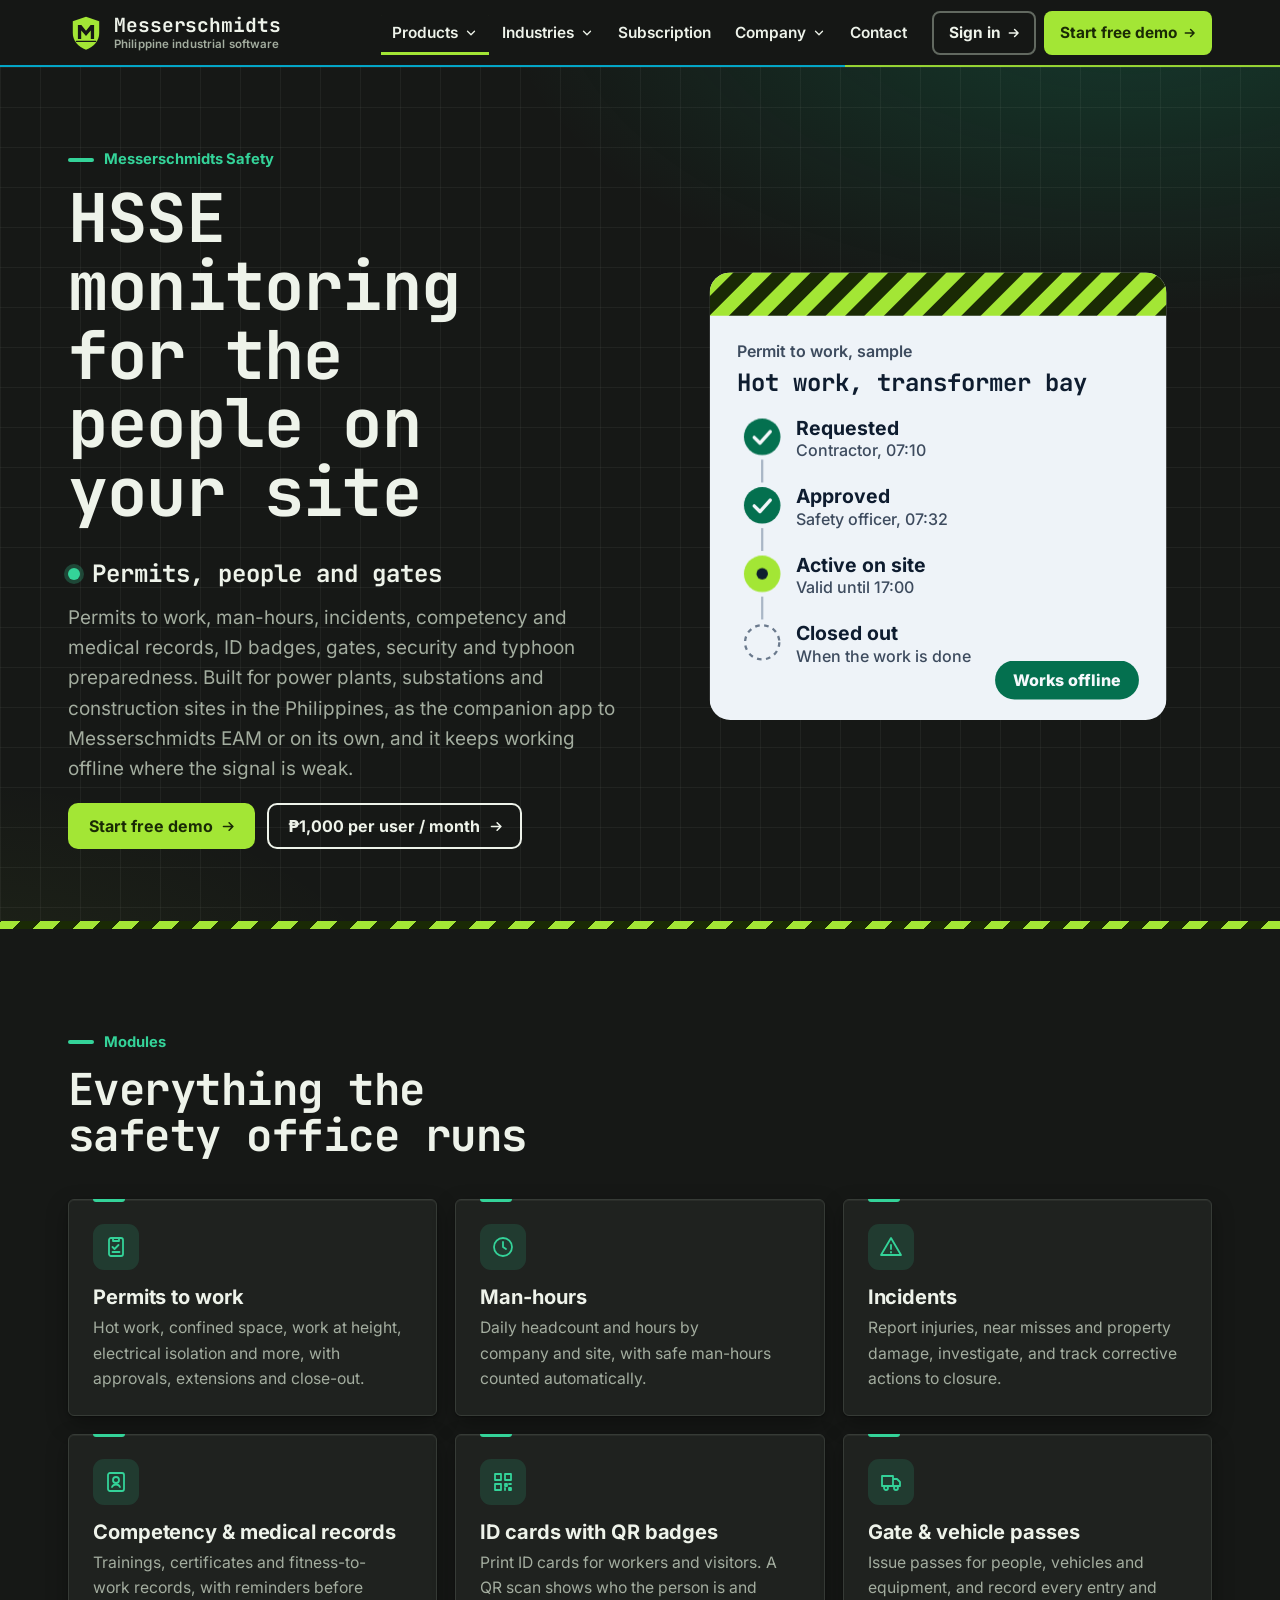
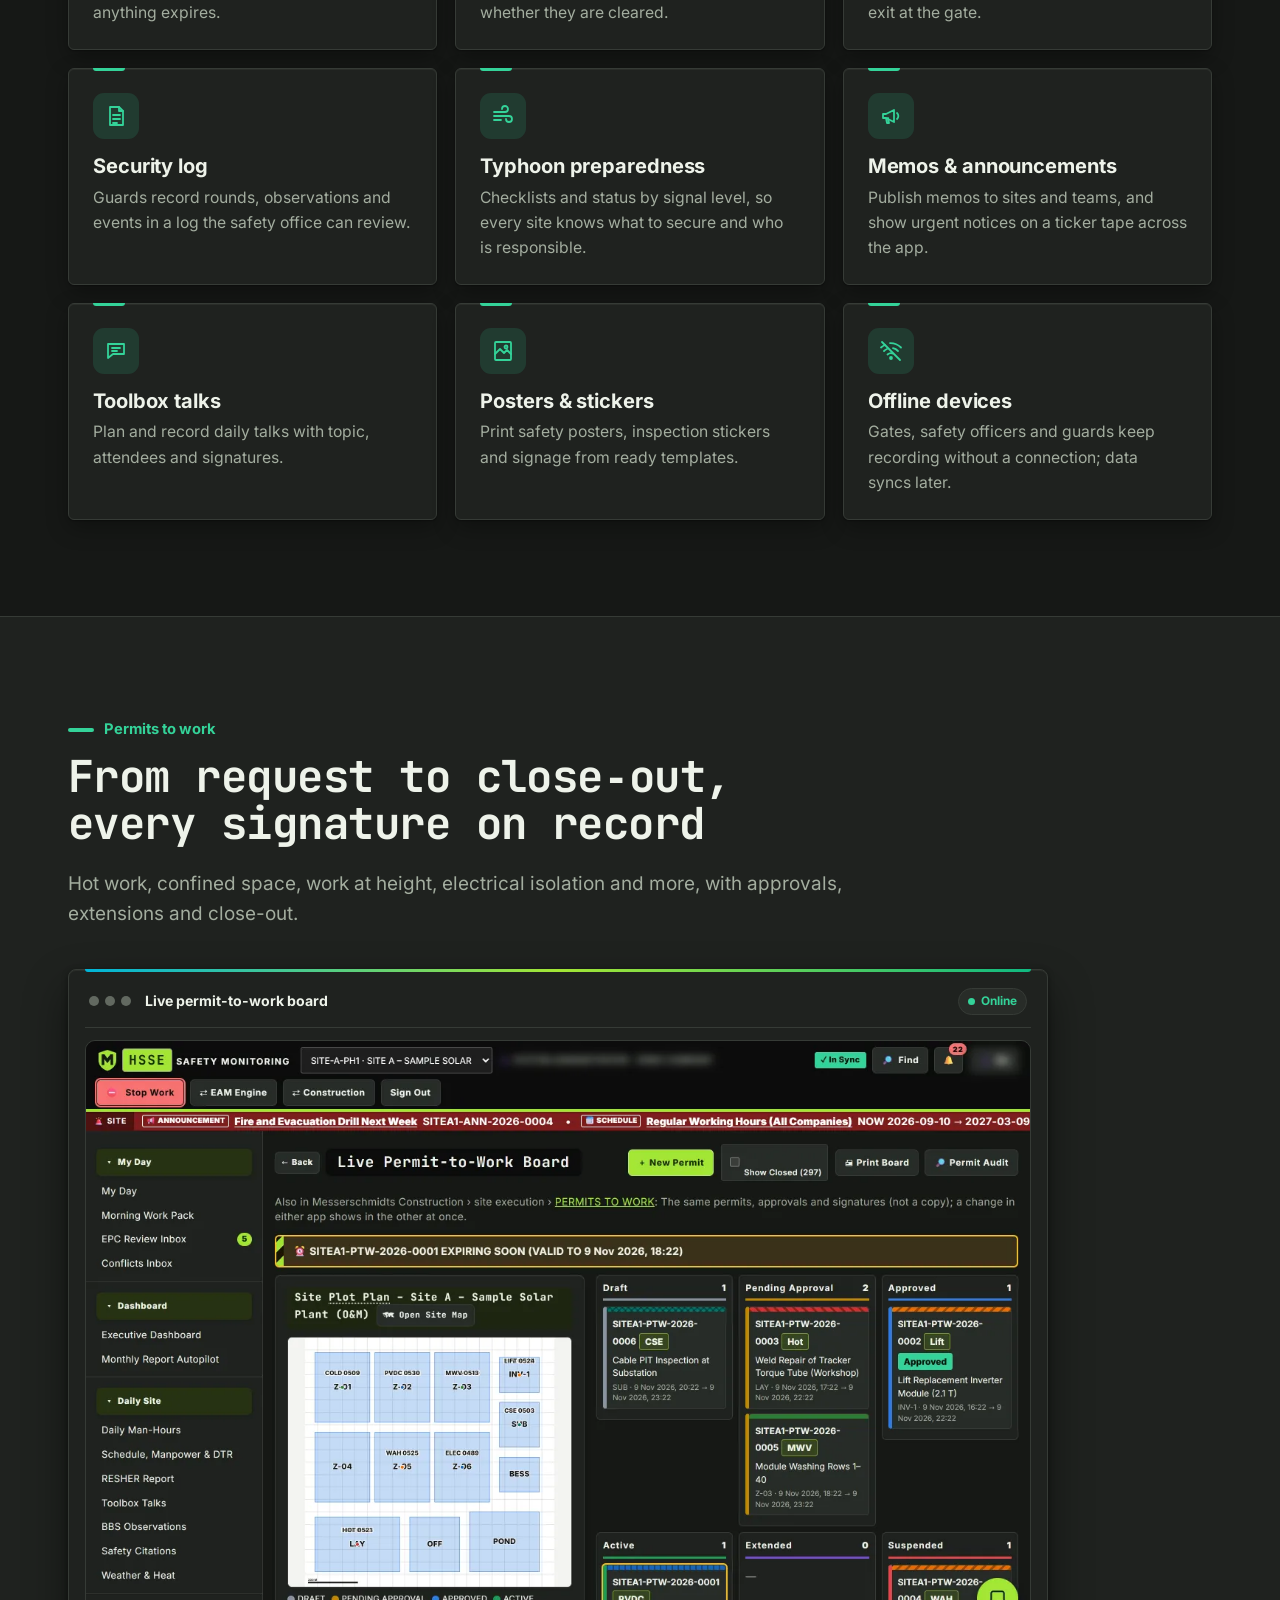
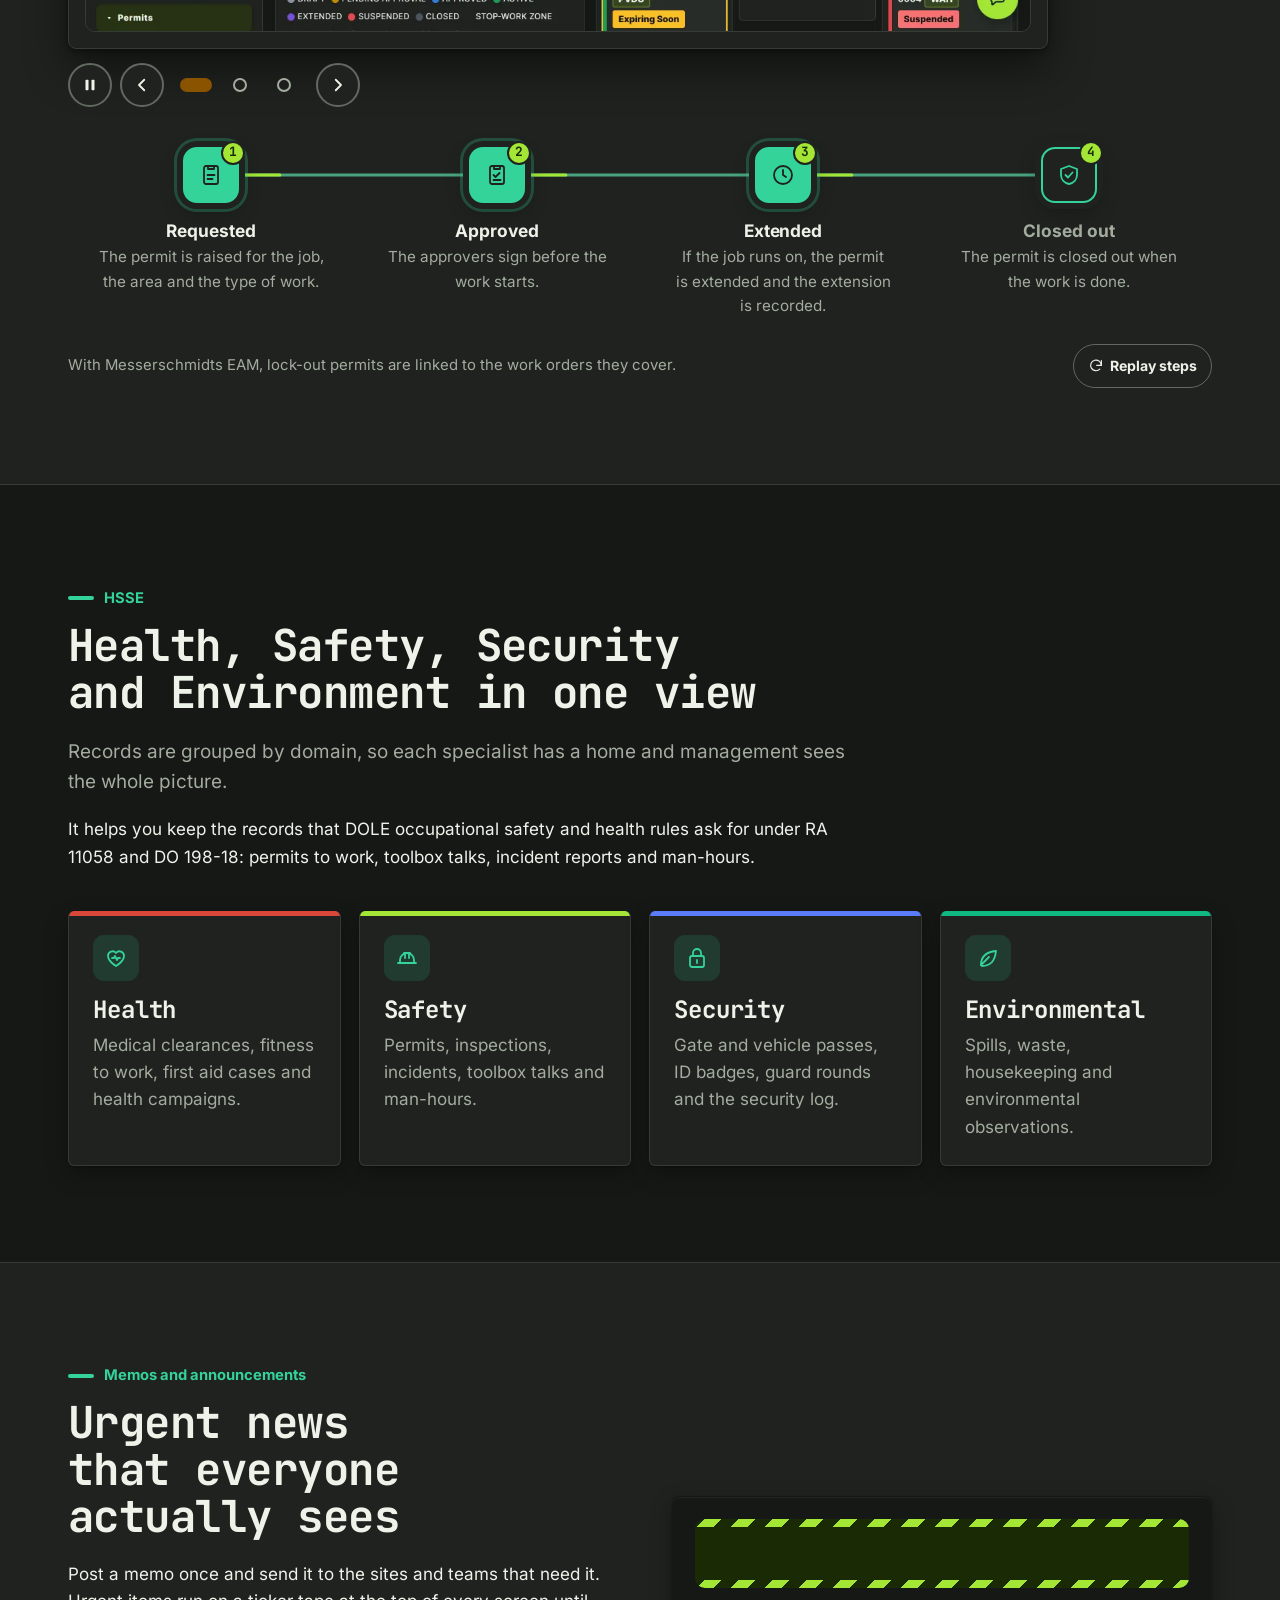
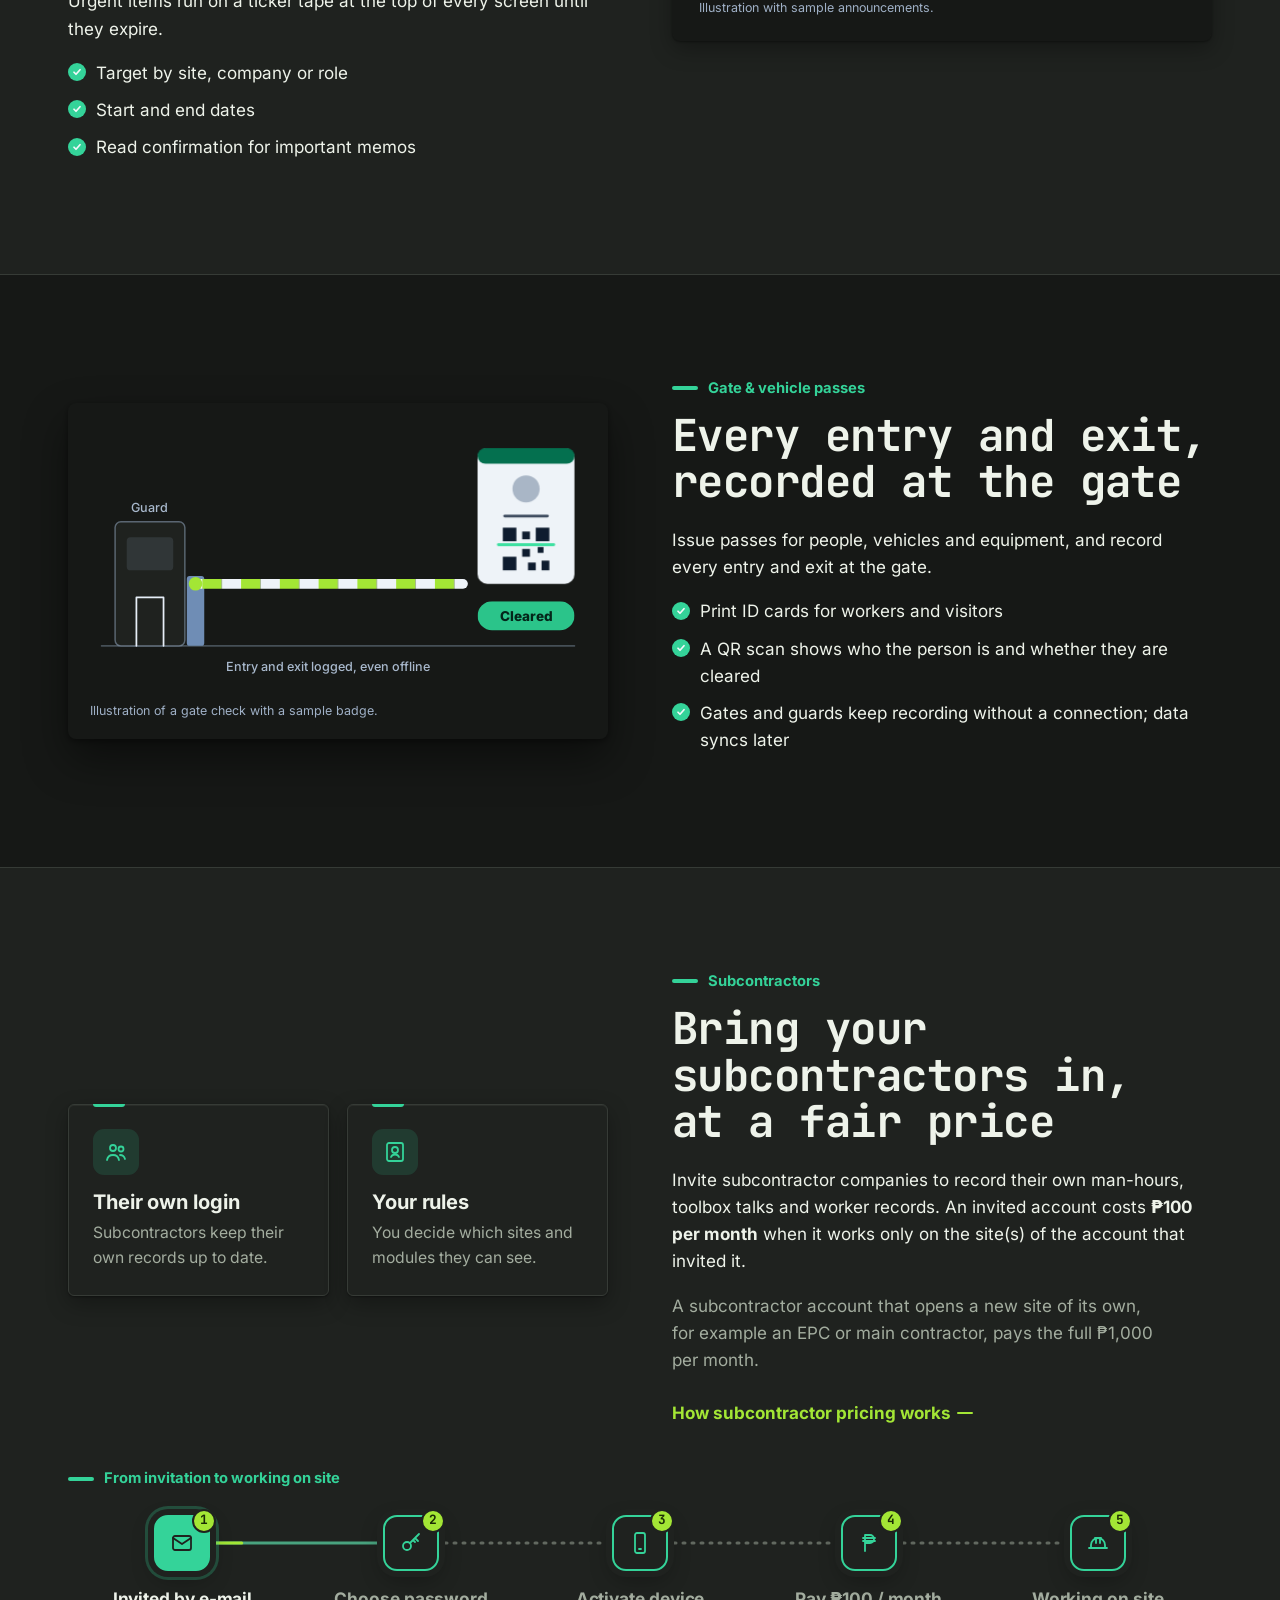
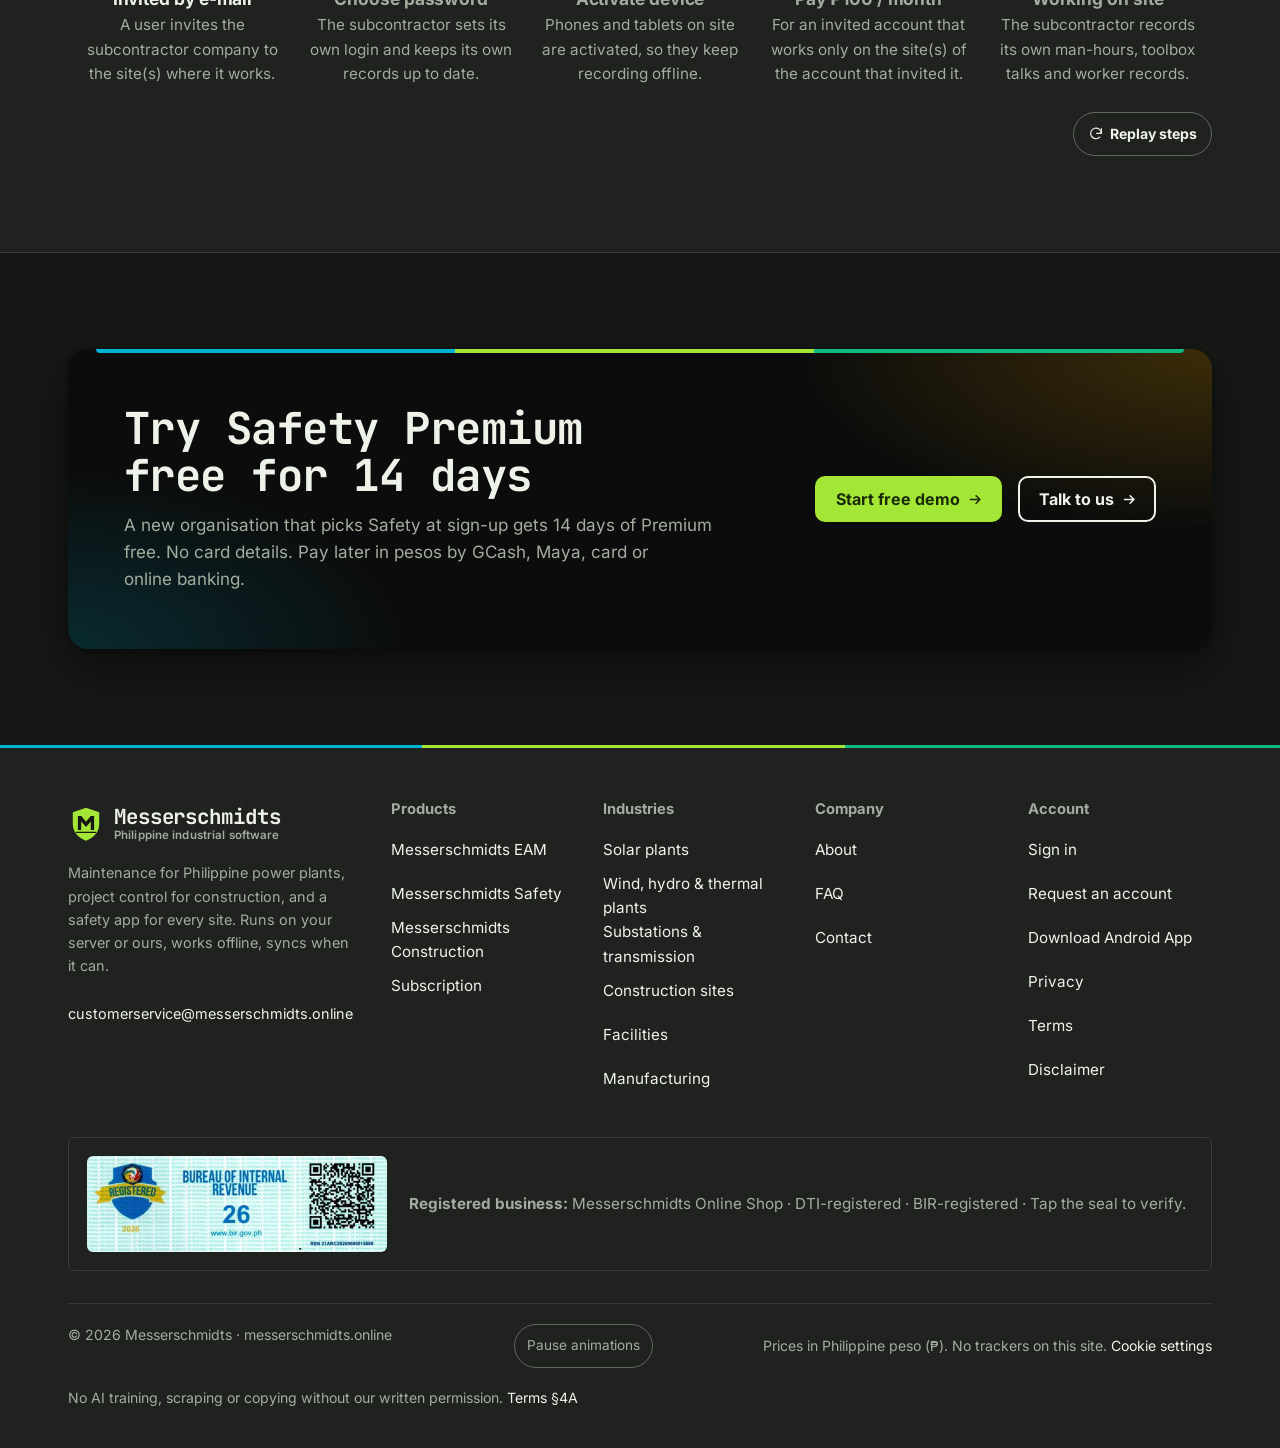
<file: safety.html>
<!doctype html>
<html lang="en">
<head>
<meta charset="utf-8">
<script src="assets/consent.js?v=1"></script>
<meta name="robots" content="index, follow, noai, noimageai">
<meta name="tdm-reservation" content="1">
<meta name="tdm-policy" content="https://messerschmidts.online/terms.html#ai">
<meta name="viewport" content="width=device-width, initial-scale=1">
<title>Messerschmidts Safety | Companion HSSE app for Philippine power plants</title>
<meta name="description" content="Messerschmidts Safety: the companion HSSE app to Messerschmidts EAM for Philippine power plants, substations and construction sites. Permits to work, toolbox talks, man-hours, incidents, QR ID badges, gate passes and typhoon preparedness. Works offline. &#8369;1,000 per user per month.">
<link rel="canonical" href="https://messerschmidts.online/safety.html">
<meta property="og:type" content="website">
<meta property="og:site_name" content="Messerschmidts">
<meta property="og:locale" content="en_PH">
<meta property="og:title" content="Messerschmidts Safety | Companion HSSE app for Philippine power plants">
<meta property="og:description" content="Messerschmidts Safety: the companion HSSE app to Messerschmidts EAM for Philippine power plants, substations and construction sites. Permits to work, toolbox talks, man-hours, incidents, QR ID badges, gate passes and typhoon preparedness. Works offline. &#8369;1,000 per user per month.">
<meta property="og:url" content="https://messerschmidts.online/safety.html">
<meta property="og:image" content="https://messerschmidts.online/assets/og-image.png">
<meta property="og:image:width" content="1200">
<meta property="og:image:height" content="630">
<meta property="og:image:alt" content="Messerschmidts: software for Philippine industries, EAM for power plants and HSSE">
<meta name="twitter:card" content="summary_large_image">
<meta name="color-scheme" content="light dark">
<meta name="theme-color" content="#161816" media="(prefers-color-scheme: light)">
<meta name="theme-color" content="#161816" media="(prefers-color-scheme: dark)">
<!-- API base for live prices; empty = same origin as this page. -->
<meta name="msm-api" content="https://app.messerschmidts.online">
<!-- Application base for Sign in / sign-up links; empty = same origin. -->
<meta name="msm-app" content="https://app.messerschmidts.online">
<link rel="icon" href="assets/logo.svg" type="image/svg+xml">
<link rel="apple-touch-icon" href="assets/apple-touch-icon.png">
<link rel="preload" href="assets/fonts/BarlowSemiCondensed-Bold-latin.woff2" as="font" type="font/woff2" crossorigin>
<link rel="stylesheet" href="assets/site.css?v=19">
<script src="assets/site.js?v=19" defer></script>
</head>
<body>
<a class="skip-link" href="#main">Skip to main content</a>
<header class="site-header">
  <div class="container header-inner">
    <a class="brand" href="index.html"><svg viewBox="0 0 120 120" aria-hidden="true" focusable="false"><path d="M60 6 104 21v39c0 27-18 45-44 56C34 105 16 87 16 60V21z" fill="#a3e635"/><path d="M33 80V33h11.5L60 52.5 75.5 33H87v47H76V51.5L60 70 44 51.5V80z" fill="#161816"/><path d="M28 88h64" stroke="#161816" stroke-width="4" stroke-linecap="round"/></svg><span>Messerschmidts<small>Philippine industrial software</small></span></a>
    <button class="nav-toggle" type="button" aria-expanded="false" aria-controls="site-nav"><svg viewBox="0 0 24 24" fill="none" stroke="currentColor" stroke-width="1.8" stroke-linecap="round" stroke-linejoin="round" aria-hidden="true" focusable="false"><path d="M4 7h16M4 12h16M4 17h16"/></svg><span>Menu</span></button>
    <nav class="site-nav" id="site-nav" aria-label="Main">
      <ul class="nav-list">
        <li class="has-menu"><button class="menu-toggle is-current" type="button" aria-expanded="false" aria-controls="menu-products">Products<svg class="chev" viewBox="0 0 24 24" fill="none" stroke="currentColor" stroke-width="2.2" stroke-linecap="round" stroke-linejoin="round" aria-hidden="true" focusable="false"><path d="m6 9 6 6 6-6"/></svg></button>
          <div class="menu" id="menu-products"><ul>
            <li><a class="mi-eam" href="eam.html"><span class="mi-icon"><svg viewBox="0 0 24 24" fill="none" stroke="currentColor" stroke-width="1.8" stroke-linecap="round" stroke-linejoin="round" aria-hidden="true" focusable="false"><circle cx="12" cy="12" r="3"/><path d="M12 2v3M12 19v3M2 12h3M19 12h3M4.9 4.9l2.1 2.1M17 17l2.1 2.1M4.9 19.1 7 17M17 7l2.1-2.1"/></svg></span><span><strong>EAM</strong><small>Assets, PM and work orders</small></span></a></li>
            <li><a class="mi-safety" href="safety.html" aria-current="page"><span class="mi-icon"><svg viewBox="0 0 24 24" fill="none" stroke="currentColor" stroke-width="1.8" stroke-linecap="round" stroke-linejoin="round" aria-hidden="true" focusable="false"><path d="M12 3 4 6v6c0 4.5 3.4 8 8 9 4.6-1 8-4.5 8-9V6l-8-3Z"/><path d="m8.5 12 2.5 2.5 4.5-5"/></svg></span><span><strong>Safety</strong><small>Permits, people and gates</small></span></a></li>
            <li><a class="mi-build" href="construction.html"><span class="mi-icon"><svg viewBox="0 0 24 24" fill="none" stroke="currentColor" stroke-width="1.8" stroke-linecap="round" stroke-linejoin="round" aria-hidden="true" focusable="false"><path d="M6 21V4h2v17M4 21h8M8 5h13M8 5l5 5M18 5v6"/><rect x="16" y="11" width="4" height="3"/></svg></span><span><strong>Construction</strong><small>Project control</small></span></a></li>
          </ul></div></li>
        <li class="has-menu"><button class="menu-toggle" type="button" aria-expanded="false" aria-controls="menu-industries">Industries<svg class="chev" viewBox="0 0 24 24" fill="none" stroke="currentColor" stroke-width="2.2" stroke-linecap="round" stroke-linejoin="round" aria-hidden="true" focusable="false"><path d="m6 9 6 6 6-6"/></svg></button>
          <div class="menu menu-mega" id="menu-industries"><ul>
            <li><a href="industries.html#solar"><span class="mi-icon"><svg viewBox="0 0 24 24" fill="none" stroke="currentColor" stroke-width="1.8" stroke-linecap="round" stroke-linejoin="round" aria-hidden="true" focusable="false"><circle cx="12" cy="12" r="4"/><path d="M12 2v2M12 20v2M2 12h2M20 12h2M4.9 4.9l1.4 1.4M17.7 17.7l1.4 1.4M4.9 19.1l1.4-1.4M17.7 6.3l1.4-1.4"/></svg></span><span><strong>Solar plants</strong><small>Inverters, strings, trackers</small></span></a></li>
            <li><a href="industries.html#power"><span class="mi-icon"><svg viewBox="0 0 24 24" fill="none" stroke="currentColor" stroke-width="1.8" stroke-linecap="round" stroke-linejoin="round" aria-hidden="true" focusable="false"><path d="M3 8h10a3 3 0 1 0-3-3M3 12h15a3 3 0 1 1-3 3M3 16h7"/></svg></span><span><strong>Wind, hydro &amp; thermal</strong><small>Geothermal, biomass, diesel</small></span></a></li>
            <li><a href="industries.html#grid"><span class="mi-icon"><svg viewBox="0 0 24 24" fill="none" stroke="currentColor" stroke-width="1.8" stroke-linecap="round" stroke-linejoin="round" aria-hidden="true" focusable="false"><path d="M8 21 12 3l4 18M6 8h12M5 12h14M9.5 15h5M7 21h10"/></svg></span><span><strong>Substations &amp; transmission</strong><small>Switchyards, lines, towers</small></span></a></li>
            <li><a href="industries.html#records"><span class="mi-icon"><svg viewBox="0 0 24 24" fill="none" stroke="currentColor" stroke-width="1.8" stroke-linecap="round" stroke-linejoin="round" aria-hidden="true" focusable="false"><rect x="5" y="4" width="14" height="17" rx="2"/><path d="M9 4V3h6v1M9 10h6M9 14h6M9 18h4"/></svg></span><span><strong>Records</strong><small>Maintenance and DOLE safety records</small></span></a></li>
            <li><a href="industries.html#construction"><span class="mi-icon"><svg viewBox="0 0 24 24" fill="none" stroke="currentColor" stroke-width="1.8" stroke-linecap="round" stroke-linejoin="round" aria-hidden="true" focusable="false"><path d="M6 21V4h2v17M4 21h8M8 5h13M8 5l5 5M18 5v6"/><rect x="16" y="11" width="4" height="3"/></svg></span><span><strong>Construction sites</strong><small>Subcontractors, gates and equipment</small></span></a></li>
            <li><a href="industries.html#facilities"><span class="mi-icon"><svg viewBox="0 0 24 24" fill="none" stroke="currentColor" stroke-width="1.8" stroke-linecap="round" stroke-linejoin="round" aria-hidden="true" focusable="false"><path d="M4 21V5l8-2v18M12 8h8v13M2 21h20"/><path d="M7 8h2M7 12h2M7 16h2M15 12h2M15 16h2"/></svg></span><span><strong>Facilities</strong><small>Buildings and campuses</small></span></a></li>
            <li><a href="industries.html#manufacturing"><span class="mi-icon"><svg viewBox="0 0 24 24" fill="none" stroke="currentColor" stroke-width="1.8" stroke-linecap="round" stroke-linejoin="round" aria-hidden="true" focusable="false"><path d="M3 21V10l6 3V10l6 3V6h4v15H3Z"/><path d="M7 17h2M12 17h2M17 17h0"/></svg></span><span><strong>Manufacturing</strong><small>Lines, stores, lock-out</small></span></a></li>
          </ul>
          <div class="menu-foot"><a href="industries.html">Industries overview</a></div></div></li>
        <li><a href="pricing.html">Subscription</a></li>
        <li class="has-menu"><button class="menu-toggle" type="button" aria-expanded="false" aria-controls="menu-company">Company<svg class="chev" viewBox="0 0 24 24" fill="none" stroke="currentColor" stroke-width="2.2" stroke-linecap="round" stroke-linejoin="round" aria-hidden="true" focusable="false"><path d="m6 9 6 6 6-6"/></svg></button>
          <div class="menu menu-sm" id="menu-company"><ul>
            <li><a href="about.html"><span><strong>About</strong><small>Who we are</small></span></a></li>
            <li><a href="faq.html"><span><strong>FAQ</strong><small>Questions and answers</small></span></a></li>
          </ul></div></li>
        <li><a href="contact.html">Contact</a></li>
      </ul>
      <div class="nav-actions">
        <a class="btn btn-ghost btn-sm" href="/" data-app-link="/">Sign in</a>
        <a class="btn btn-primary btn-sm" href="/#/account/signup" data-app-link="/#/account/signup">Start free demo</a>
      </div>
    </nav>
  </div>
</header>
<main id="main" tabindex="-1">
<section class="page-hero safety-hero" aria-labelledby="safety-title">
  <div class="container hero-split">
    <div>
    <span class="eyebrow safety">Messerschmidts Safety</span>
    <h1 id="safety-title">HSSE monitoring for the people on your site</h1>
    <p class="hero-short">Permits, people and gates</p>
    <p class="lead">Permits to work, man-hours, incidents, competency and medical records, ID badges, gates, security and typhoon preparedness. Built for power plants, substations and construction sites in the Philippines, as the companion app to Messerschmidts EAM or on its own, and it keeps working offline where the signal is weak.</p>
    <div class="btn-row">
      <a class="btn btn-primary" href="/#/account/signup" data-app-link="/#/account/signup">Start free demo</a>
      <a class="btn btn-secondary" href="pricing.html#safety">&#8369;1,000 per user / month</a>
    </div>
    </div>
    <figure class="hero-art">
<svg class="sld" viewBox="0 0 480 440" role="img" aria-labelledby="permit-art-title" focusable="false"><title id="permit-art-title">Illustration with sample data: a hot work permit for a transformer bay, requested by a contractor, approved by the safety officer, active on site until 17:00 and waiting to be closed out.</title>
<defs><pattern id="hz" width="24" height="24" patternUnits="userSpaceOnUse" patternTransform="rotate(45)"><rect width="12" height="24" fill="#a3e635"/><rect x="12" width="12" height="24" fill="#1a2a05"/></pattern></defs>
<g class="pop" style="--d:.05s">
<rect x="40" y="24" width="400" height="392" rx="18" fill="#EEF3F8"/>
<path d="M40 42a18 18 0 0 1 18-18h364a18 18 0 0 1 18 18v20H40z" fill="url(#hz)"/>
<text x="64" y="98" style="fill:#3D4B5E;font-size:14px;font-weight:600">Permit to work, sample</text>
<text x="64" y="128" style="fill:#0E1C2F;font-family:var(--font-display);font-size:21px;font-weight:700">Hot work, transformer bay</text>
</g>
<line x1="86" y1="188" x2="86" y2="208" stroke="#A9B6C6" stroke-width="2"/><g class="stamp" style="--d:.5s"><circle cx="86" cy="168" r="16" fill="#04704F"/><path d="M79 168.5l5 5 9-10" fill="none" stroke="#F4F8FB" stroke-width="3" stroke-linecap="round" stroke-linejoin="round"/></g><text x="116" y="166" style="fill:#0E1C2F;font-size:17px;font-weight:700">Requested</text><text x="116" y="185" style="fill:#3D4B5E;font-size:14px;font-weight:500">Contractor, 07:10</text><line x1="86" y1="248" x2="86" y2="268" stroke="#A9B6C6" stroke-width="2"/><g class="stamp" style="--d:.9s"><circle cx="86" cy="228" r="16" fill="#04704F"/><path d="M79 228.5l5 5 9-10" fill="none" stroke="#F4F8FB" stroke-width="3" stroke-linecap="round" stroke-linejoin="round"/></g><text x="116" y="226" style="fill:#0E1C2F;font-size:17px;font-weight:700">Approved</text><text x="116" y="245" style="fill:#3D4B5E;font-size:14px;font-weight:500">Safety officer, 07:32</text><line x1="86" y1="308" x2="86" y2="328" stroke="#A9B6C6" stroke-width="2"/><g class="pop" style="--d:1.3s"><circle class="blink" cx="86" cy="288" r="16" fill="#a3e635"/><circle cx="86" cy="288" r="5" fill="#0E1C2F"/></g><text x="116" y="286" style="fill:#0E1C2F;font-size:17px;font-weight:700">Active on site</text><text x="116" y="305" style="fill:#3D4B5E;font-size:14px;font-weight:500">Valid until 17:00</text><circle cx="86" cy="348" r="15" fill="none" stroke="#6B7A8D" stroke-width="2" stroke-dasharray="4 4"/><text x="116" y="346" style="fill:#0E1C2F;font-size:17px;font-weight:700">Closed out</text><text x="116" y="365" style="fill:#3D4B5E;font-size:14px;font-weight:500">When the work is done</text>
<g class="pop" style="--d:1.9s"><rect x="290" y="364" width="126" height="34" rx="17" fill="#04704F"/><text x="353" y="386" text-anchor="middle" style="fill:#F4F8FB;font-size:14px;font-weight:800">Works offline</text></g>
</svg>
    </figure>
  </div>
</section>

<section class="section" aria-labelledby="smod-title">
  <div class="container">
    <div class="section-head"><span class="eyebrow safety">Modules</span><h2 id="smod-title">Everything the safety office runs</h2></div>
    <div class="grid grid-3">
      <article class="card feature-card safety"><div class="icon"><svg viewBox="0 0 24 24" fill="none" stroke="currentColor" stroke-width="1.8" stroke-linecap="round" stroke-linejoin="round" aria-hidden="true" focusable="false"><rect x="5" y="3" width="14" height="18" rx="2"/><path d="M9 3v3h6V3M8.5 12l2 2 4-4M8.5 17h7"/></svg></div><h3>Permits to work</h3><p>Hot work, confined space, work at height, electrical isolation and more, with approvals, extensions and close-out.</p></article>
<article class="card feature-card safety"><div class="icon"><svg viewBox="0 0 24 24" fill="none" stroke="currentColor" stroke-width="1.8" stroke-linecap="round" stroke-linejoin="round" aria-hidden="true" focusable="false"><circle cx="12" cy="12" r="9"/><path d="M12 7v5l3 2"/></svg></div><h3>Man-hours</h3><p>Daily headcount and hours by company and site, with safe man-hours counted automatically.</p></article>
<article class="card feature-card safety"><div class="icon"><svg viewBox="0 0 24 24" fill="none" stroke="currentColor" stroke-width="1.8" stroke-linecap="round" stroke-linejoin="round" aria-hidden="true" focusable="false"><path d="M12 3 2 20h20L12 3Z"/><path d="M12 10v4M12 17v.5"/></svg></div><h3>Incidents</h3><p>Report injuries, near misses and property damage, investigate, and track corrective actions to closure.</p></article>
<article class="card feature-card safety"><div class="icon"><svg viewBox="0 0 24 24" fill="none" stroke="currentColor" stroke-width="1.8" stroke-linecap="round" stroke-linejoin="round" aria-hidden="true" focusable="false"><rect x="4" y="3" width="16" height="18" rx="2"/><circle cx="12" cy="10" r="3"/><path d="M8 17c.8-1.8 2.2-2.5 4-2.5s3.2.7 4 2.5"/></svg></div><h3>Competency &amp; medical records</h3><p>Trainings, certificates and fitness-to-work records, with reminders before anything expires.</p></article>
<article class="card feature-card safety"><div class="icon"><svg viewBox="0 0 24 24" fill="none" stroke="currentColor" stroke-width="1.8" stroke-linecap="round" stroke-linejoin="round" aria-hidden="true" focusable="false"><path d="M4 4h6v6H4zM14 4h6v6h-6zM4 14h6v6H4z"/><path d="M14 14h2v2h-2zM18 18h2v2h-2zM18 14h2M14 18v2"/></svg></div><h3>ID cards with QR badges</h3><p>Print ID cards for workers and visitors. A QR scan shows who the person is and whether they are cleared.</p></article>
<article class="card feature-card safety"><div class="icon"><svg viewBox="0 0 24 24" fill="none" stroke="currentColor" stroke-width="1.8" stroke-linecap="round" stroke-linejoin="round" aria-hidden="true" focusable="false"><path d="M3 6h11v10H3zM14 9h4l3 3v4h-7"/><circle cx="7" cy="18" r="2"/><circle cx="17" cy="18" r="2"/></svg></div><h3>Gate &amp; vehicle passes</h3><p>Issue passes for people, vehicles and equipment, and record every entry and exit at the gate.</p></article>
<article class="card feature-card safety"><div class="icon"><svg viewBox="0 0 24 24" fill="none" stroke="currentColor" stroke-width="1.8" stroke-linecap="round" stroke-linejoin="round" aria-hidden="true" focusable="false"><path d="M6 3h9l4 4v14H6z"/><path d="M15 3v4h4M9 11h7M9 15h7M9 19h4"/></svg></div><h3>Security log</h3><p>Guards record rounds, observations and events in a log the safety office can review.</p></article>
<article class="card feature-card safety"><div class="icon"><svg viewBox="0 0 24 24" fill="none" stroke="currentColor" stroke-width="1.8" stroke-linecap="round" stroke-linejoin="round" aria-hidden="true" focusable="false"><path d="M3 8h11a3 3 0 1 0-3-3M3 12h15a3 3 0 1 1-3 3M3 16h7"/></svg></div><h3>Typhoon preparedness</h3><p>Checklists and status by signal level, so every site knows what to secure and who is responsible.</p></article>
<article class="card feature-card safety"><div class="icon"><svg viewBox="0 0 24 24" fill="none" stroke="currentColor" stroke-width="1.8" stroke-linecap="round" stroke-linejoin="round" aria-hidden="true" focusable="false"><path d="M4 10v4h3l8 4V6L7 10H4Z"/><path d="M18 9a4 4 0 0 1 0 6M7 14l1 5h2l-1-5"/></svg></div><h3>Memos &amp; announcements</h3><p>Publish memos to sites and teams, and show urgent notices on a ticker tape across the app.</p></article>
<article class="card feature-card safety"><div class="icon"><svg viewBox="0 0 24 24" fill="none" stroke="currentColor" stroke-width="1.8" stroke-linecap="round" stroke-linejoin="round" aria-hidden="true" focusable="false"><path d="M4 5h16v10H9l-5 4V5Z"/><path d="M8 9h8M8 12h5"/></svg></div><h3>Toolbox talks</h3><p>Plan and record daily talks with topic, attendees and signatures.</p></article>
<article class="card feature-card safety"><div class="icon"><svg viewBox="0 0 24 24" fill="none" stroke="currentColor" stroke-width="1.8" stroke-linecap="round" stroke-linejoin="round" aria-hidden="true" focusable="false"><rect x="4" y="3" width="16" height="18" rx="1"/><path d="M4 15l5-5 4 4 3-3 4 4"/><circle cx="15" cy="8" r="1.5"/></svg></div><h3>Posters &amp; stickers</h3><p>Print safety posters, inspection stickers and signage from ready templates.</p></article>
<article class="card feature-card safety"><div class="icon"><svg viewBox="0 0 24 24" fill="none" stroke="currentColor" stroke-width="1.8" stroke-linecap="round" stroke-linejoin="round" aria-hidden="true" focusable="false"><path d="M5 12a10 10 0 0 1 3-2M2 8.5A15 15 0 0 1 6 6M19 12a10 10 0 0 0-5-2.8M22 8.5A15 15 0 0 0 11 4.1M8.5 15.5a5 5 0 0 1 5-1"/><circle cx="12" cy="19" r="1"/><path d="M3 3l18 18"/></svg></div><h3>Offline devices</h3><p>Gates, safety officers and guards keep recording without a connection; data syncs later.</p></article>
    </div>
  </div>
</section>

<section class="section section-alt" id="permits" aria-labelledby="ptw-title">
  <div class="container">
    <div class="section-head"><span class="eyebrow safety">Permits to work</span><h2 id="ptw-title">From request to close&#8209;out, every signature on record</h2>
      <p class="lead">Hot work, confined space, work at height, electrical isolation and more, with approvals, extensions and close-out.</p></div>
<div class="board-wrap">
<div class="carousel" role="region" aria-roledescription="carousel" aria-label="Safety screens" data-carousel="safety" data-sizes="(min-width: 1100px) 720px, 94vw">
<div class="car-viewport" id="car-safety">
<div class="car-slide is-active" role="group" aria-roledescription="slide" aria-label="1 of 3: Live permit-to-work board">
<figure class="mock shot-frame">
  <div class="mock-bar" aria-hidden="true"><i></i><i></i><i></i><b>Live permit-to-work board</b><span class="pill ok live">Online</span></div>
  <picture class="shot"><source type="image/webp" srcset="assets/screens/safety-permits-640.webp 640w, assets/screens/safety-permits-1280.webp 1280w" sizes="(min-width: 1100px) 720px, 94vw"><img src="assets/screens/safety-permits-640.jpg" srcset="assets/screens/safety-permits-640.jpg 640w, assets/screens/safety-permits-1280.jpg 1280w" sizes="(min-width: 1100px) 720px, 94vw" width="1280" height="800" loading="lazy" decoding="async" alt="Screenshot with sample data: the Safety live permit-to-work board for a sample solar plant, with the zoned site plot plan beside columns for draft, pending approval, approved, active, extended and suspended permits, including a hot work permit for a weld repair and a lifting permit for an inverter module."></picture>
</figure>
</div>
</div>
</div>
</div>
<figure class="flow safety" style="--n:4" data-flow aria-labelledby="ptw-title">
<ol class="flow-steps">
<li class="flow-step"><span class="flow-node" aria-hidden="true"><svg viewBox="0 0 24 24" fill="none" stroke="currentColor" stroke-width="1.8" stroke-linecap="round" stroke-linejoin="round" aria-hidden="true" focusable="false"><rect x="5" y="3" width="14" height="18" rx="2"/><path d="M9 3v3h6V3M8.5 12h7M8.5 16h5"/></svg><span class="flow-num">1</span></span><svg class="flow-link" aria-hidden="true" focusable="false"><line class="w h" x1="0" y1="50%" x2="100%" y2="50%"/><line class="p h" pathLength="100" x1="0" y1="50%" x2="100%" y2="50%"/><line class="w v" x1="50%" y1="0" x2="50%" y2="100%"/><line class="p v" pathLength="100" x1="50%" y1="0" x2="50%" y2="100%"/></svg><h3>Requested</h3><p>The permit is raised for the job, the area and the type of work.</p></li>
<li class="flow-step"><span class="flow-node" aria-hidden="true"><svg viewBox="0 0 24 24" fill="none" stroke="currentColor" stroke-width="1.8" stroke-linecap="round" stroke-linejoin="round" aria-hidden="true" focusable="false"><rect x="5" y="3" width="14" height="18" rx="2"/><path d="M9 3v3h6V3M8.5 12l2 2 4-4M8.5 17h7"/></svg><span class="flow-num">2</span></span><svg class="flow-link" aria-hidden="true" focusable="false"><line class="w h" x1="0" y1="50%" x2="100%" y2="50%"/><line class="p h" pathLength="100" x1="0" y1="50%" x2="100%" y2="50%"/><line class="w v" x1="50%" y1="0" x2="50%" y2="100%"/><line class="p v" pathLength="100" x1="50%" y1="0" x2="50%" y2="100%"/></svg><h3>Approved</h3><p>The approvers sign before the work starts.</p></li>
<li class="flow-step"><span class="flow-node" aria-hidden="true"><svg viewBox="0 0 24 24" fill="none" stroke="currentColor" stroke-width="1.8" stroke-linecap="round" stroke-linejoin="round" aria-hidden="true" focusable="false"><circle cx="12" cy="12" r="9"/><path d="M12 7v5l3 2"/></svg><span class="flow-num">3</span></span><svg class="flow-link" aria-hidden="true" focusable="false"><line class="w h" x1="0" y1="50%" x2="100%" y2="50%"/><line class="p h" pathLength="100" x1="0" y1="50%" x2="100%" y2="50%"/><line class="w v" x1="50%" y1="0" x2="50%" y2="100%"/><line class="p v" pathLength="100" x1="50%" y1="0" x2="50%" y2="100%"/></svg><h3>Extended</h3><p>If the job runs on, the permit is extended and the extension is recorded.</p></li>
<li class="flow-step"><span class="flow-node" aria-hidden="true"><svg viewBox="0 0 24 24" fill="none" stroke="currentColor" stroke-width="1.8" stroke-linecap="round" stroke-linejoin="round" aria-hidden="true" focusable="false"><path d="M12 3 4 6v6c0 4.5 3.4 8 8 9 4.6-1 8-4.5 8-9V6l-8-3Z"/><path d="m8.5 12 2.5 2.5 4.5-5"/></svg><span class="flow-num">4</span></span><h3>Closed out</h3><p>The permit is closed out when the work is done.</p></li>
</ol>
<div class="flow-foot"><p>With Messerschmidts EAM, lock-out permits are linked to the work orders they cover.</p><button type="button" class="flow-replay" hidden><svg viewBox="0 0 24 24" fill="none" stroke="currentColor" stroke-width="1.8" stroke-linecap="round" stroke-linejoin="round" aria-hidden="true" focusable="false"><path d="M20 11a8 8 0 1 0-2.3 5.7"/><path d="M20 4v7h-7"/></svg>Replay steps</button></div>
</figure>
  </div>
</section>

<section class="section" aria-labelledby="dom-title">
  <div class="container">
    <div class="section-head"><span class="eyebrow safety">HSSE</span><h2 id="dom-title">Health, Safety, Security and Environment in one view</h2><p class="lead">Records are grouped by domain, so each specialist has a home and management sees the whole picture.</p><p>It helps you keep the records that DOLE occupational safety and health rules ask for under RA 11058 and DO 198-18: permits to work, toolbox talks, incident reports and man-hours.</p></div>
    <div class="grid grid-4">
      <article class="card domain health"><div class="icon safety"><svg viewBox="0 0 24 24" fill="none" stroke="currentColor" stroke-width="1.8" stroke-linecap="round" stroke-linejoin="round" aria-hidden="true" focusable="false"><path d="M12 20s-8-4.6-8-10.2A4.5 4.5 0 0 1 12 7a4.5 4.5 0 0 1 8 2.8C20 15.4 12 20 12 20Z"/><path d="M8 12h2l1-2 2 4 1-2h2"/></svg></div><h3>Health</h3><p class="muted">Medical clearances, fitness to work, first aid cases and health campaigns.</p></article>
      <article class="card domain safety-d"><div class="icon safety"><svg viewBox="0 0 24 24" fill="none" stroke="currentColor" stroke-width="1.8" stroke-linecap="round" stroke-linejoin="round" aria-hidden="true" focusable="false"><path d="M3 17h18M5 17v-3a7 7 0 0 1 14 0v3"/><path d="M10 7v5M14 7v5M9 7h6"/></svg></div><h3>Safety</h3><p class="muted">Permits, inspections, incidents, toolbox talks and man-hours.</p></article>
      <article class="card domain sec"><div class="icon safety"><svg viewBox="0 0 24 24" fill="none" stroke="currentColor" stroke-width="1.8" stroke-linecap="round" stroke-linejoin="round" aria-hidden="true" focusable="false"><rect x="5" y="10" width="14" height="11" rx="2"/><path d="M8 10V7a4 4 0 0 1 8 0v3M12 14v3"/></svg></div><h3>Security</h3><p class="muted">Gate and vehicle passes, ID badges, guard rounds and the security log.</p></article>
      <article class="card domain env"><div class="icon safety"><svg viewBox="0 0 24 24" fill="none" stroke="currentColor" stroke-width="1.8" stroke-linecap="round" stroke-linejoin="round" aria-hidden="true" focusable="false"><path d="M5 19c0-8 5-13 15-14-1 10-6 15-14 15"/><path d="M5 19l8-8"/></svg></div><h3>Environmental</h3><p class="muted">Spills, waste, housekeeping and environmental observations.</p></article>
    </div>
  </div>
</section>

<section class="section section-alt" aria-labelledby="ticker-title">
  <div class="container split">
    <div>
      <span class="eyebrow safety">Memos and announcements</span>
      <h2 id="ticker-title">Urgent news that everyone actually sees</h2>
      <p>Post a memo once and send it to the sites and teams that need it. Urgent items run on a ticker tape at the top of every screen until they expire.</p>
      <ul class="check-list">
        <li>Target by site, company or role</li>
        <li>Start and end dates</li>
        <li>Read confirmation for important memos</li>
      </ul>
    </div>
    <div class="panel ticker-panel">
      <div class="ticker" role="img" aria-label="Example ticker tape with sample announcements">
        <div class="ticker-track" aria-hidden="true">
          <span>Sample: Signal no. 2 raised for the area - secure loose materials by 15:00</span>
          <span>Sample: Toolbox talk at 07:00 - working at height</span>
          <span>Sample: Gate B closed for crane delivery until noon</span>
        </div>
      </div>
      <p class="mock-caption">Illustration with sample announcements.</p>
    </div>
  </div>
</section>

<section class="section" id="gate" aria-labelledby="gate-title">
  <div class="container split reverse">
    <div>
      <span class="eyebrow safety">Gate &amp; vehicle passes</span>
      <h2 id="gate-title">Every entry and exit, recorded at the gate</h2>
      <p>Issue passes for people, vehicles and equipment, and record every entry and exit at the gate.</p>
      <ul class="check-list">
        <li>Print ID cards for workers and visitors</li>
        <li>A QR scan shows who the person is and whether they are cleared</li>
        <li>Gates and guards keep recording without a connection; data syncs later</li>
      </ul>
    </div>
    <div class="art-panel">
<svg class="sld" viewBox="0 0 520 270" role="img" aria-labelledby="gate-art-title" focusable="false"><title id="gate-art-title">Illustration: a guard scans a worker's QR badge at the site gate, the badge shows cleared and the boom barrier lifts.</title>
<defs><pattern id="hzb" width="40" height="10" patternUnits="userSpaceOnUse"><rect width="20" height="10" fill="#a3e635"/><rect x="20" width="20" height="10" fill="#EEF3F8"/></pattern></defs>
<path class="wire" d="M16 232H504"/>
<rect class="node" x="30" y="104" width="72" height="128" rx="6"/><rect class="f-soft" x="42" y="120" width="48" height="34" rx="4"/><path class="glyph" d="M52 232v-50h28v50"/><text class="t-sub" x="66" y="94" text-anchor="middle">Guard</text>
<rect x="104" y="160" width="18" height="72" rx="3" fill="#6F8DB5"/>
<g class="boom"><rect x="112" y="163" width="282" height="10" rx="5" fill="url(#hzb)"/></g>
<circle cx="113" cy="168" r="7" fill="#a3e635"/>
<g class="pop" style="--d:.3s"><rect x="404" y="28" width="100" height="140" rx="10" fill="#EEF3F8"/><rect x="404" y="28" width="100" height="16" rx="8" fill="#04704F"/><circle cx="454" cy="70" r="14" fill="#A9B6C6"/><path d="M432 98h44" stroke="#3D4B5E" stroke-width="3" stroke-linecap="round"/>
<g fill="#0E1C2F"><rect x="430" y="110" width="14" height="14"/><rect x="464" y="110" width="14" height="14"/><rect x="430" y="140" width="14" height="14"/><rect x="450" y="114" width="8" height="8"/><rect x="450" y="132" width="8" height="8"/><rect x="466" y="130" width="6" height="6"/><rect x="470" y="144" width="8" height="10"/><rect x="456" y="146" width="8" height="8"/></g>
<rect class="scan" x="424" y="126" width="60" height="3" rx="1.5" fill="#3EE0A1"/></g>
<g class="pop" style="--d:.6s"><rect x="404" y="186" width="100" height="30" rx="15" fill="#2BC48A"/><text x="454" y="206" text-anchor="middle" style="fill:#04261A;font-size:14px;font-weight:800">Cleared</text></g>
<text class="t-sub" x="250" y="258" text-anchor="middle">Entry and exit logged, even offline</text>
</svg>
      <p class="mock-caption">Illustration of a gate check with a sample badge.</p>
    </div>
  </div>
</section>

<section class="section section-alt" id="subcontractors" aria-labelledby="sub-title">
  <div class="container">
  <div class="split reverse">
    <div>
      <span class="eyebrow safety">Subcontractors</span>
      <h2 id="sub-title">Bring your subcontractors in, at a fair price</h2>
      <p>Invite subcontractor companies to record their own man-hours, toolbox talks and worker records. An invited account costs <strong>&#8369;100 per month</strong> when it works only on the site(s) of the account that invited it.</p>
      <p class="muted">A subcontractor account that opens a new site of its own, for example an EPC or main contractor, pays the full &#8369;1,000 per month.</p>
      <a class="link-arrow" href="pricing.html#rules">How subcontractor pricing works</a>
    </div>
    <div class="grid grid-2">
      <article class="card feature-card safety"><div class="icon"><svg viewBox="0 0 24 24" fill="none" stroke="currentColor" stroke-width="1.8" stroke-linecap="round" stroke-linejoin="round" aria-hidden="true" focusable="false"><circle cx="9" cy="8" r="3"/><path d="M3 20c.6-3.4 2.9-5 6-5s5.4 1.6 6 5"/><circle cx="17" cy="9" r="2.5"/><path d="M16 15c2.6 0 4.3 1.4 5 4"/></svg></div><h3>Their own login</h3><p>Subcontractors keep their own records up to date.</p></article>
<article class="card feature-card safety"><div class="icon"><svg viewBox="0 0 24 24" fill="none" stroke="currentColor" stroke-width="1.8" stroke-linecap="round" stroke-linejoin="round" aria-hidden="true" focusable="false"><rect x="4" y="3" width="16" height="18" rx="2"/><circle cx="12" cy="10" r="3"/><path d="M8 17c.8-1.8 2.2-2.5 4-2.5s3.2.7 4 2.5"/></svg></div><h3>Your rules</h3><p>You decide which sites and modules they can see.</p></article>
    </div>
  </div>
  <div class="mt-lg">
<figure class="flow safety" data-flow>
<figcaption class="eyebrow safety">From invitation to working on site</figcaption>
<ol class="flow-steps">
<li class="flow-step"><span class="flow-node" aria-hidden="true"><svg viewBox="0 0 24 24" fill="none" stroke="currentColor" stroke-width="1.8" stroke-linecap="round" stroke-linejoin="round" aria-hidden="true" focusable="false"><rect x="3" y="5" width="18" height="14" rx="2"/><path d="m3 7 9 6 9-6"/></svg><span class="flow-num">1</span></span><svg class="flow-link" aria-hidden="true" focusable="false"><line class="w h" x1="0" y1="50%" x2="100%" y2="50%"/><line class="p h" pathLength="100" x1="0" y1="50%" x2="100%" y2="50%"/><line class="w v" x1="50%" y1="0" x2="50%" y2="100%"/><line class="p v" pathLength="100" x1="50%" y1="0" x2="50%" y2="100%"/></svg><h3>Invited by e-mail</h3><p>A user invites the subcontractor company to the site(s) where it works.</p></li>
<li class="flow-step"><span class="flow-node" aria-hidden="true"><svg viewBox="0 0 24 24" fill="none" stroke="currentColor" stroke-width="1.8" stroke-linecap="round" stroke-linejoin="round" aria-hidden="true" focusable="false"><circle cx="8" cy="15" r="4"/><path d="m11 12 9-9M16 7l3 3M14 9l2 2"/></svg><span class="flow-num">2</span></span><svg class="flow-link" aria-hidden="true" focusable="false"><line class="w h" x1="0" y1="50%" x2="100%" y2="50%"/><line class="p h" pathLength="100" x1="0" y1="50%" x2="100%" y2="50%"/><line class="w v" x1="50%" y1="0" x2="50%" y2="100%"/><line class="p v" pathLength="100" x1="50%" y1="0" x2="50%" y2="100%"/></svg><h3>Choose password</h3><p>The subcontractor sets its own login and keeps its own records up to date.</p></li>
<li class="flow-step"><span class="flow-node" aria-hidden="true"><svg viewBox="0 0 24 24" fill="none" stroke="currentColor" stroke-width="1.8" stroke-linecap="round" stroke-linejoin="round" aria-hidden="true" focusable="false"><rect x="7" y="2" width="10" height="20" rx="2"/><path d="M11 18h2"/></svg><span class="flow-num">3</span></span><svg class="flow-link" aria-hidden="true" focusable="false"><line class="w h" x1="0" y1="50%" x2="100%" y2="50%"/><line class="p h" pathLength="100" x1="0" y1="50%" x2="100%" y2="50%"/><line class="w v" x1="50%" y1="0" x2="50%" y2="100%"/><line class="p v" pathLength="100" x1="50%" y1="0" x2="50%" y2="100%"/></svg><h3>Activate device</h3><p>Phones and tablets on site are activated, so they keep recording offline.</p></li>
<li class="flow-step"><span class="flow-node" aria-hidden="true"><svg viewBox="0 0 24 24" fill="none" stroke="currentColor" stroke-width="1.8" stroke-linecap="round" stroke-linejoin="round" aria-hidden="true" focusable="false"><path d="M8 20V4h5a4 4 0 0 1 0 8H8M6 7h12M6 10h12"/></svg><span class="flow-num">4</span></span><svg class="flow-link" aria-hidden="true" focusable="false"><line class="w h" x1="0" y1="50%" x2="100%" y2="50%"/><line class="p h" pathLength="100" x1="0" y1="50%" x2="100%" y2="50%"/><line class="w v" x1="50%" y1="0" x2="50%" y2="100%"/><line class="p v" pathLength="100" x1="50%" y1="0" x2="50%" y2="100%"/></svg><h3>Pay &#8369;100 / month</h3><p>For an invited account that works only on the site(s) of the account that invited it.</p></li>
<li class="flow-step"><span class="flow-node" aria-hidden="true"><svg viewBox="0 0 24 24" fill="none" stroke="currentColor" stroke-width="1.8" stroke-linecap="round" stroke-linejoin="round" aria-hidden="true" focusable="false"><path d="M3 17h18M5 17v-3a7 7 0 0 1 14 0v3"/><path d="M10 7v5M14 7v5M9 7h6"/></svg><span class="flow-num">5</span></span><h3>Working on site</h3><p>The subcontractor records its own man-hours, toolbox talks and worker records.</p></li>
</ol>
<div class="flow-foot"><span></span><button type="button" class="flow-replay" hidden><svg viewBox="0 0 24 24" fill="none" stroke="currentColor" stroke-width="1.8" stroke-linecap="round" stroke-linejoin="round" aria-hidden="true" focusable="false"><path d="M20 11a8 8 0 1 0-2.3 5.7"/><path d="M20 4v7h-7"/></svg>Replay steps</button></div>
</figure>
  </div>
  </div>
</section>
<section class="section" aria-labelledby="cta-title">
  <div class="container">
    <div class="cta-band">
      <div><h2 id="cta-title">Try Safety Premium free for <span data-trial="safety">14 days</span></h2><p>A new organisation that picks Safety at sign-up gets <span data-trial="safety">14 days</span> of Premium free. No card details. Pay later in pesos by GCash, Maya, card or online banking.</p></div>
      <div class="btn-row">
        <a class="btn btn-light" href="/#/account/signup" data-app-link="/#/account/signup">Start free demo</a>
        <a class="btn btn-outline-light" href="contact.html?topic=safety">Talk to us</a>
      </div>
    </div>
  </div>
</section>
</main>
<footer class="site-footer">
  <div class="container">
    <div class="footer-grid">
      <div class="footer-brand">
        <a class="brand" href="index.html"><svg viewBox="0 0 120 120" aria-hidden="true" focusable="false"><path d="M60 6 104 21v39c0 27-18 45-44 56C34 105 16 87 16 60V21z" fill="#a3e635"/><path d="M33 80V33h11.5L60 52.5 75.5 33H87v47H76V51.5L60 70 44 51.5V80z" fill="#161816"/><path d="M28 88h64" stroke="#161816" stroke-width="4" stroke-linecap="round"/></svg><span>Messerschmidts<small>Philippine industrial software</small></span></a>
        <p class="muted small footer-blurb">Maintenance for Philippine power plants, project control for construction, and a safety app for every site. Runs on your server or ours, works offline, syncs when it can.</p>
        <p class="small"><a class="email" href="mailto:customerservice@messerschmidts.online">customerservice@messerschmidts.online</a></p>
      </div>
      <nav aria-label="Products"><h2>Products</h2><ul>
        <li><a href="eam.html">Messerschmidts EAM</a></li>
        <li><a href="safety.html">Messerschmidts Safety</a></li>
        <li><a href="construction.html">Messerschmidts Construction</a></li>
        <li><a href="pricing.html">Subscription</a></li>
      </ul></nav>
      <nav aria-label="Industries"><h2>Industries</h2><ul>
        <li><a href="industries.html#solar">Solar plants</a></li>
        <li><a href="industries.html#power">Wind, hydro &amp; thermal plants</a></li>
        <li><a href="industries.html#grid">Substations &amp; transmission</a></li>
        <li><a href="industries.html#construction">Construction sites</a></li>
        <li><a href="industries.html#facilities">Facilities</a></li>
        <li><a href="industries.html#manufacturing">Manufacturing</a></li>
      </ul></nav>
      <nav aria-label="Company"><h2>Company</h2><ul>
        <li><a href="about.html">About</a></li>
        <li><a href="faq.html">FAQ</a></li>
        <li><a href="contact.html">Contact</a></li>
      </ul></nav>
      <nav aria-label="Account"><h2>Account</h2><ul>
        <li><a href="/" data-app-link="/">Sign in</a></li>
        <li><a href="/#/account/signup" data-app-link="/#/account/signup">Request an account</a></li>
        <li><a href="/assets/app/scanner-security.apk" download="scanner-security.apk">Download Android App</a></li>
        <li><a href="privacy.html">Privacy</a></li>
        <li><a href="terms.html">Terms</a></li>
        <li><a href="disclaimer.html">Disclaimer</a></li>
      </ul></nav>
    </div>
    <div class="bir-seal">
      <a href="https://verify.bir.gov.ph/correspondence/81de7a6afad44d0c9144605066e88b05" target="_blank" rel="noopener" aria-label="Verify our BIR registration (opens the Bureau of Internal Revenue verification page)"><img src="assets/bir-seal-online-shop-600.webp" srcset="assets/bir-seal-online-shop-600.webp 600w, assets/bir-seal-online-shop.webp 1030w" sizes="300px" width="300" height="96" loading="lazy" decoding="async" alt="BIR Registration Seal Badge 2026, Messerschmidts Online Shop, RSN 21ARC20260000015088"></a>
      <p class="small muted"><strong>Registered business:</strong> Messerschmidts Online Shop &middot; DTI-registered &middot; BIR-registered &middot; Tap the seal to verify.</p>
    </div>
    <div class="footer-bottom">
      <span>&copy; <span data-year>2026</span> Messerschmidts &middot; messerschmidts.online</span> <button class="motion-toggle" type="button" aria-pressed="false" hidden>Pause animations</button>
      <span>Prices in Philippine peso (&#8369;). No trackers on this site. <a href="#" data-consent-open hidden>Cookie settings</a></span>
      <span>No AI training, scraping or copying without our written permission. <a href="terms.html#ai">Terms &sect;4A</a></span>
    </div>
  </div>
</footer>
</body>
</html>
</file>
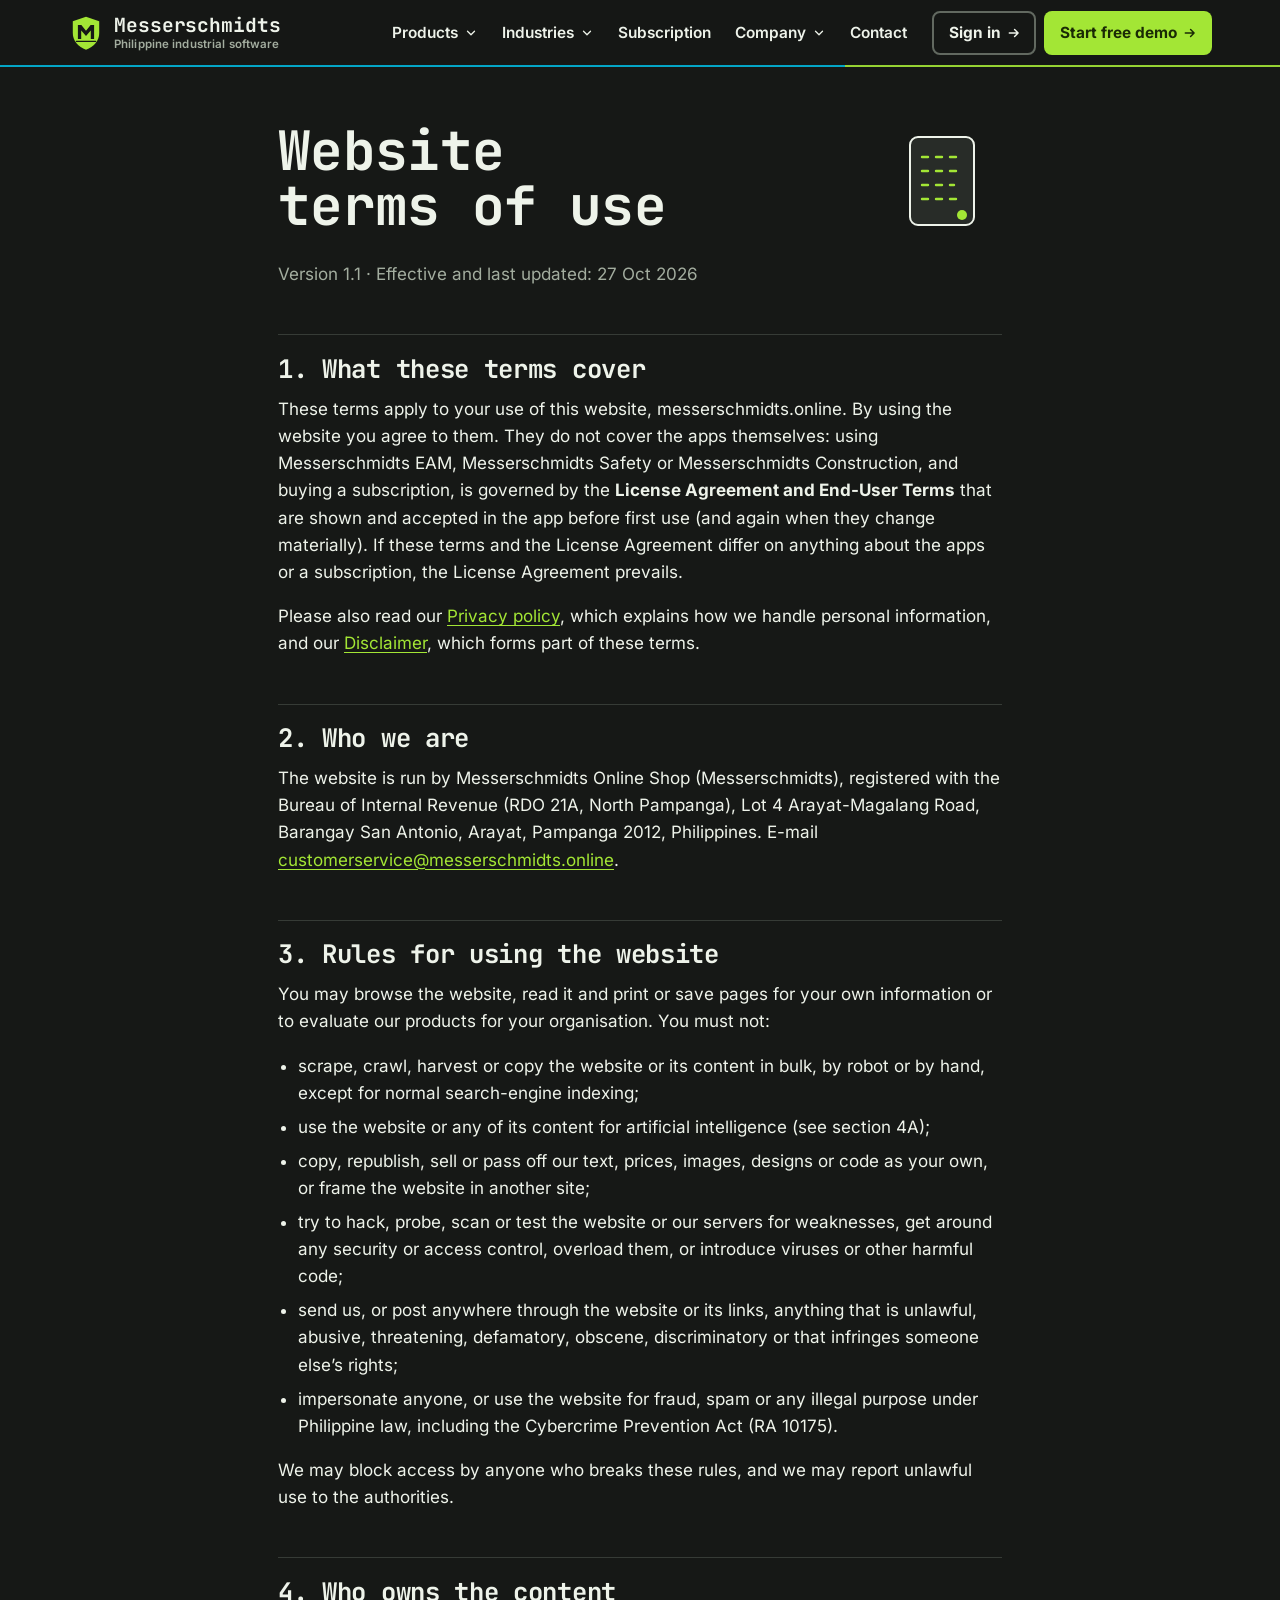
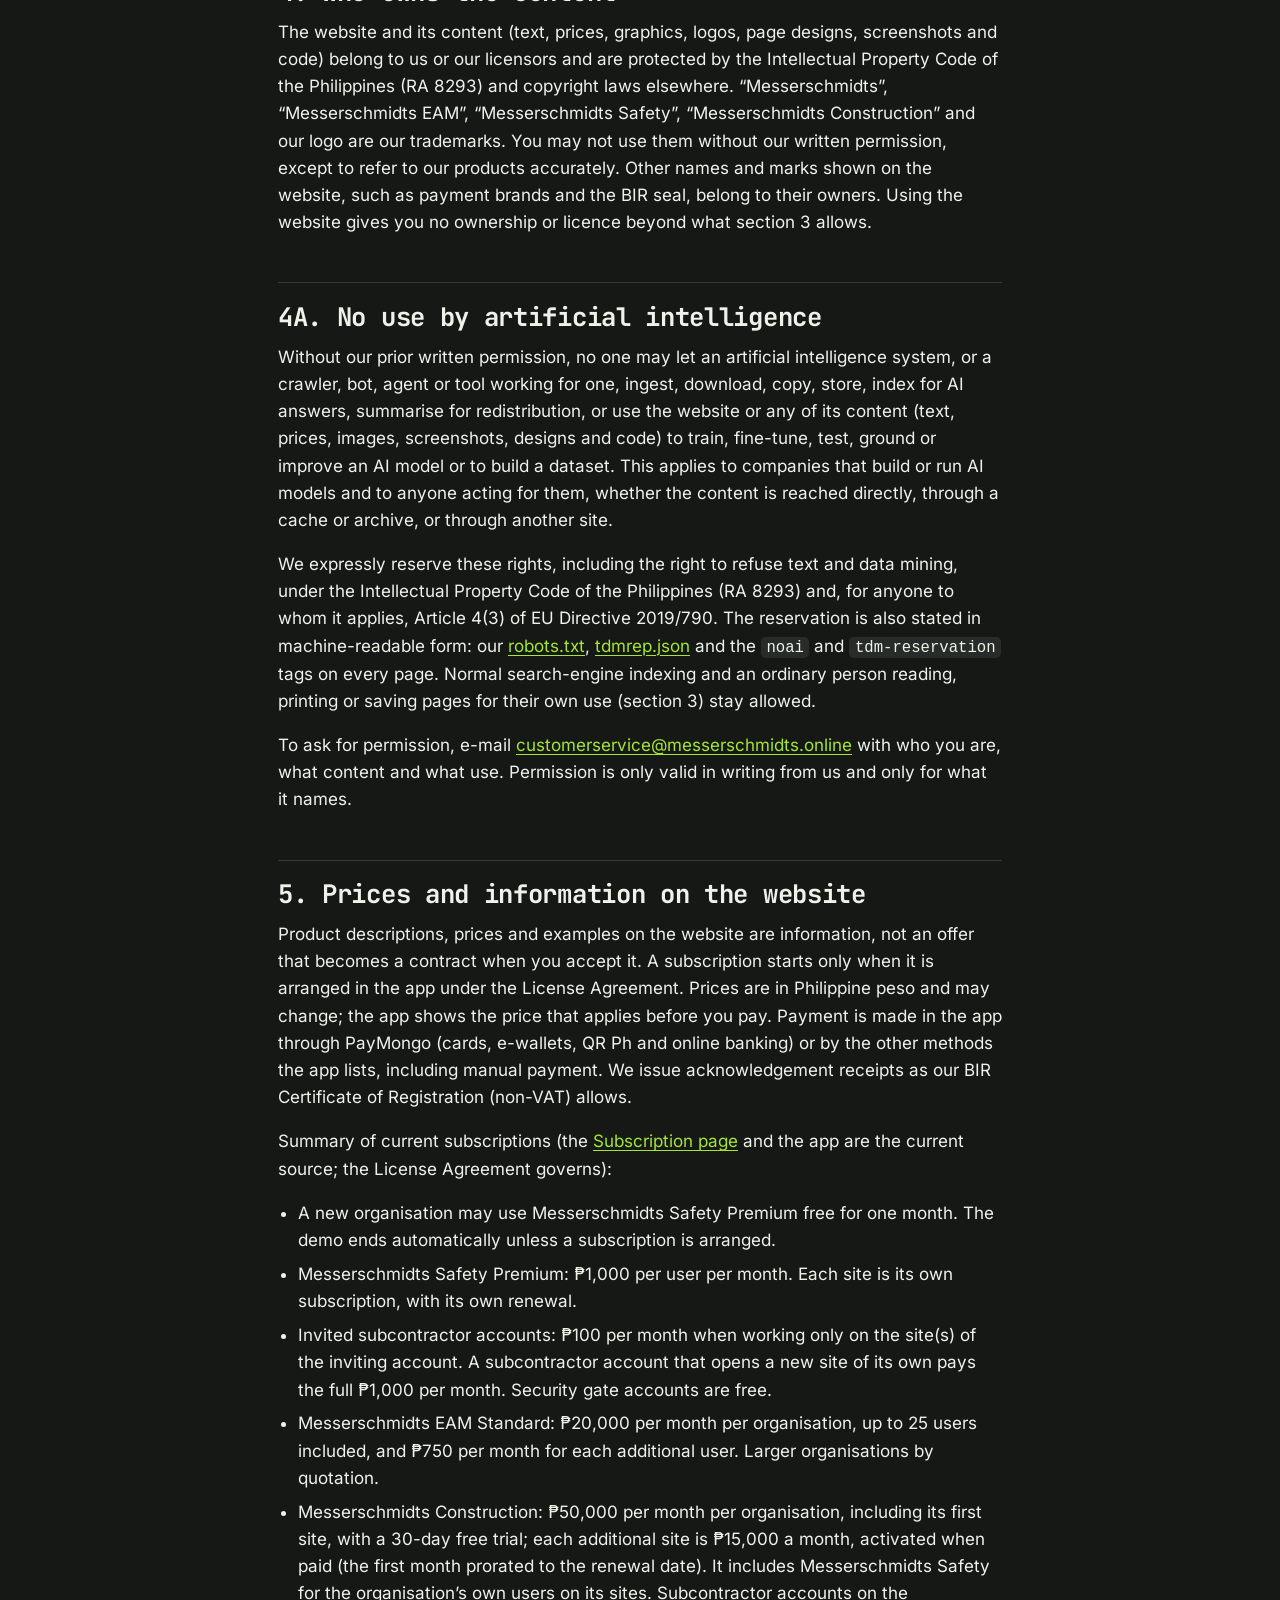
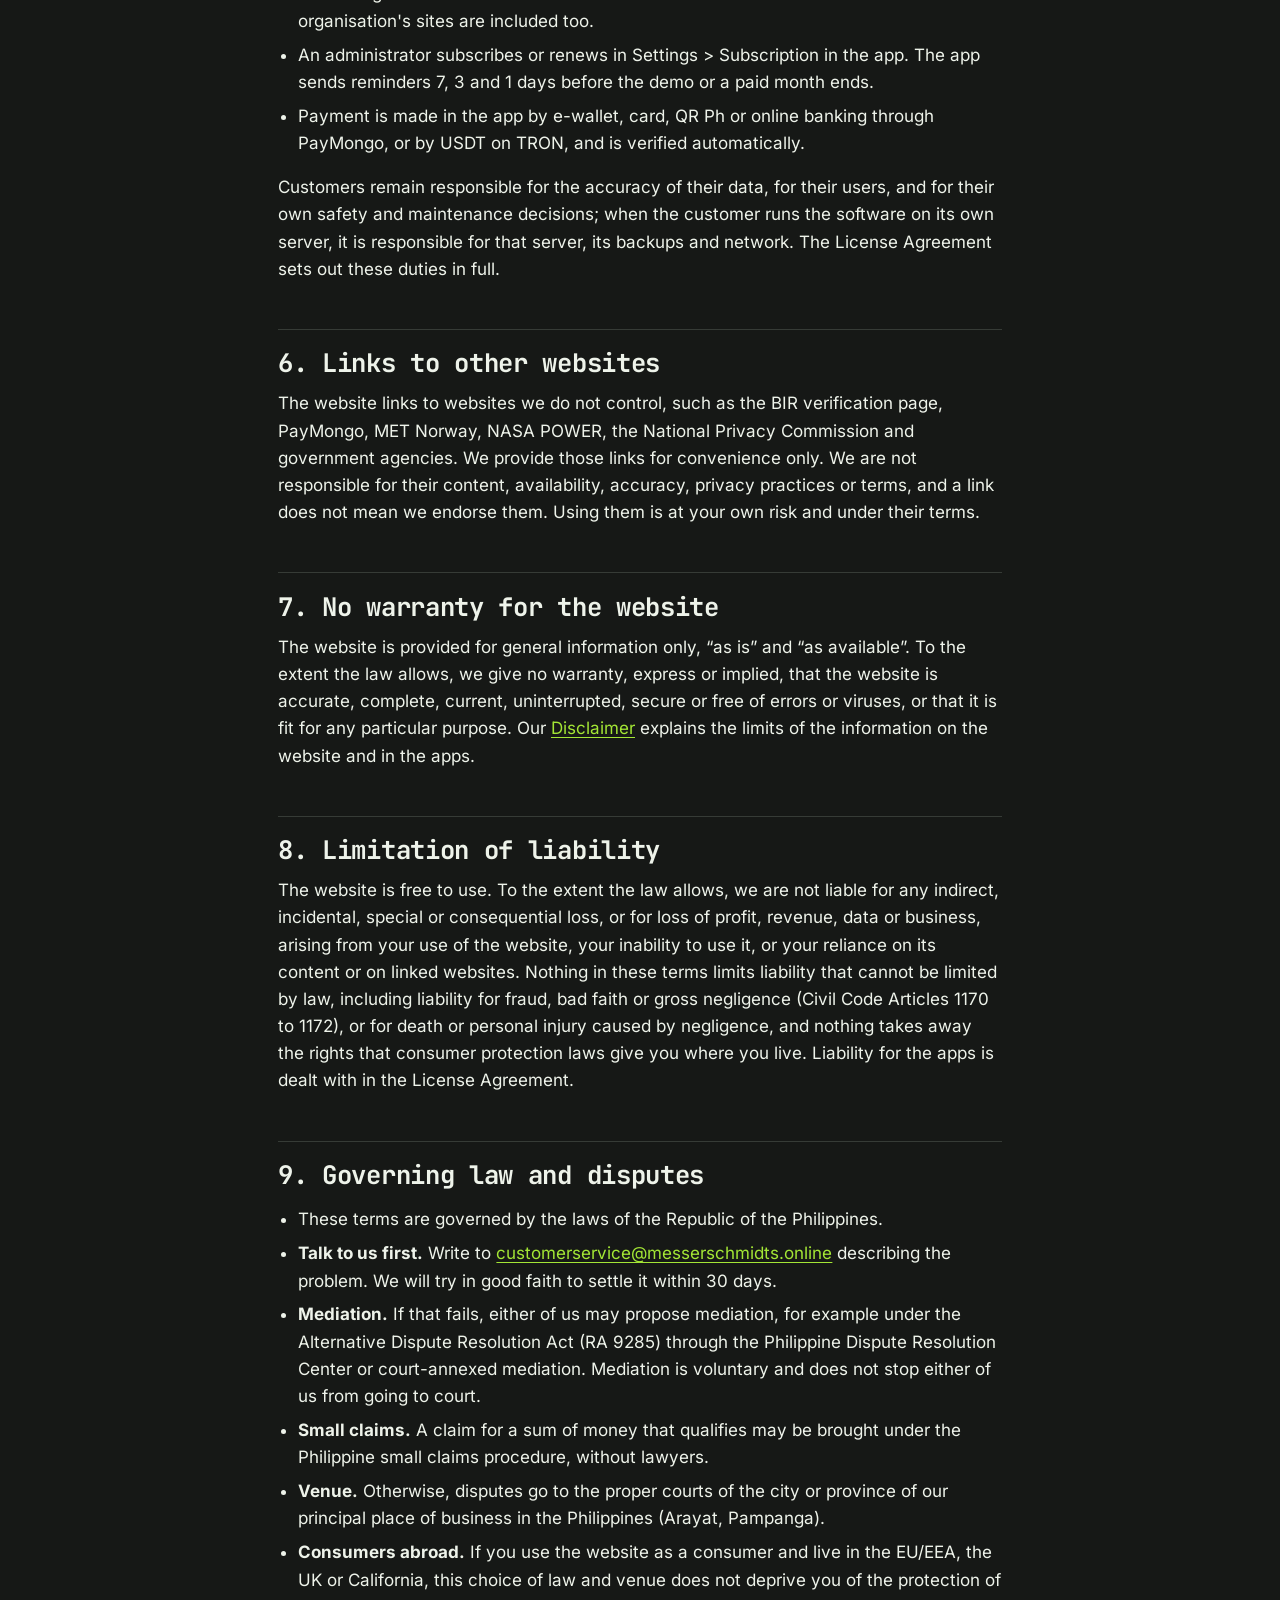
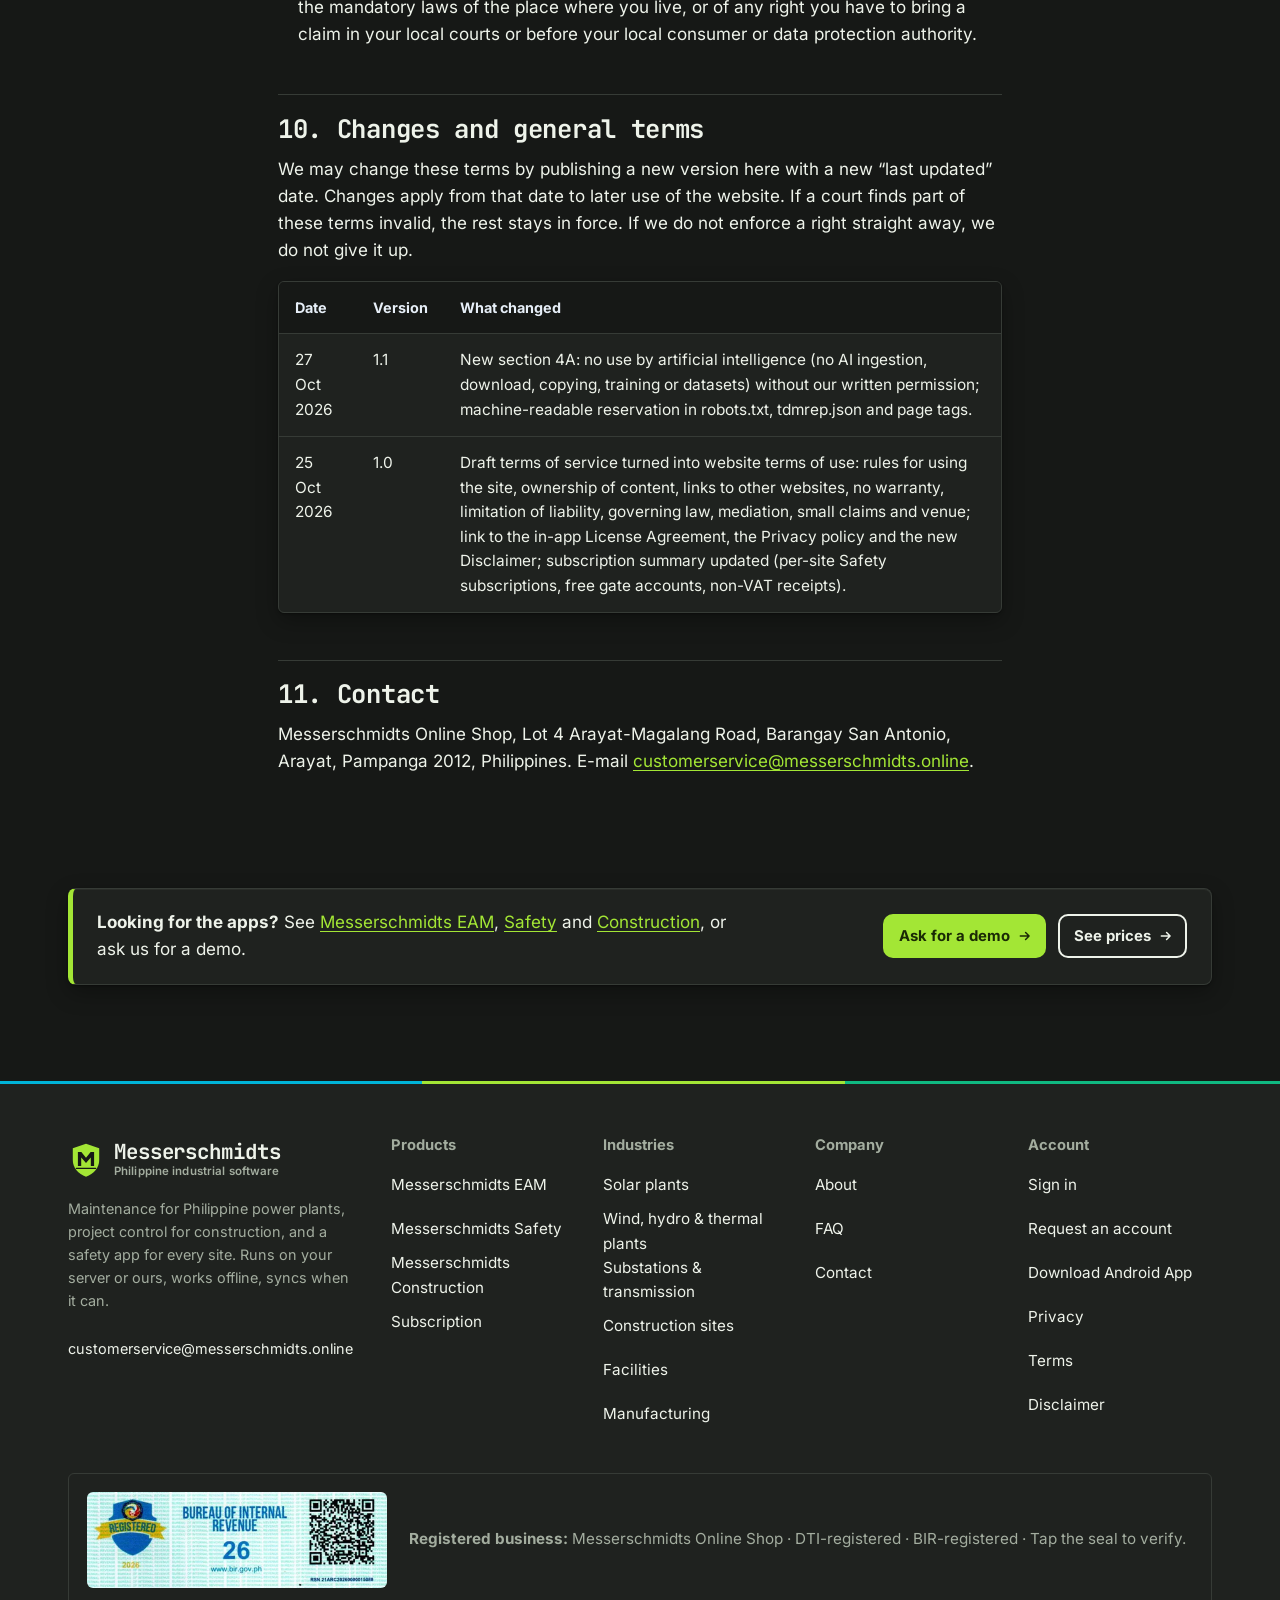
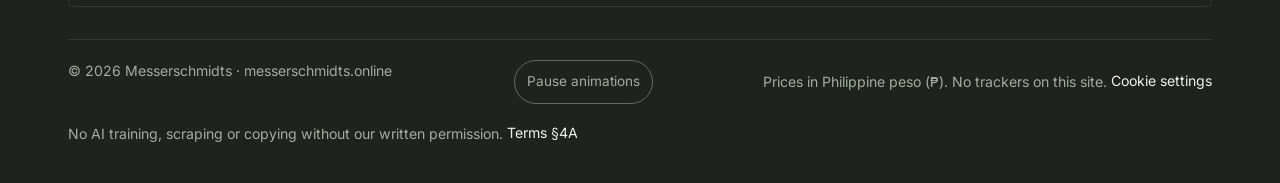
<file: terms.html>
<!doctype html>
<html lang="en">
<head>
<meta charset="utf-8">
<script src="assets/consent.js?v=1"></script>
<meta name="robots" content="index, follow, noai, noimageai">
<meta name="tdm-reservation" content="1">
<meta name="tdm-policy" content="https://messerschmidts.online/terms.html#ai">
<meta name="viewport" content="width=device-width, initial-scale=1">
<title>Website terms of use | Messerschmidts</title>
<meta name="description" content="Terms of use for the messerschmidts.online website. Use of the Messerschmidts apps is governed by the in-app License Agreement.">
<link rel="canonical" href="https://messerschmidts.online/terms.html">
<meta property="og:type" content="website">
<meta property="og:site_name" content="Messerschmidts">
<meta property="og:locale" content="en_PH">
<meta property="og:title" content="Website terms of use | Messerschmidts">
<meta property="og:description" content="Terms of use for the messerschmidts.online website. Use of the Messerschmidts apps is governed by the in-app License Agreement.">
<meta property="og:url" content="https://messerschmidts.online/terms.html">
<meta property="og:image" content="https://messerschmidts.online/assets/og-image.png">
<meta property="og:image:width" content="1200">
<meta property="og:image:height" content="630">
<meta property="og:image:alt" content="Messerschmidts: software for Philippine industries, EAM for power plants and HSSE">
<meta name="twitter:card" content="summary_large_image">
<meta name="color-scheme" content="light dark">
<meta name="theme-color" content="#161816" media="(prefers-color-scheme: light)">
<meta name="theme-color" content="#161816" media="(prefers-color-scheme: dark)">
<!-- API base for live prices; empty = same origin as this page. -->
<meta name="msm-api" content="https://app.messerschmidts.online">
<!-- Application base for Sign in / sign-up links; empty = same origin. -->
<meta name="msm-app" content="https://app.messerschmidts.online">
<link rel="icon" href="assets/logo.svg" type="image/svg+xml">
<link rel="apple-touch-icon" href="assets/apple-touch-icon.png">
<link rel="preload" href="assets/fonts/BarlowSemiCondensed-Bold-latin.woff2" as="font" type="font/woff2" crossorigin>
<link rel="stylesheet" href="assets/site.css?v=19">
<script src="assets/site.js?v=19" defer></script>
</head>
<body>
<a class="skip-link" href="#main">Skip to main content</a>
<header class="site-header">
  <div class="container header-inner">
    <a class="brand" href="index.html"><svg viewBox="0 0 120 120" aria-hidden="true" focusable="false"><path d="M60 6 104 21v39c0 27-18 45-44 56C34 105 16 87 16 60V21z" fill="#a3e635"/><path d="M33 80V33h11.5L60 52.5 75.5 33H87v47H76V51.5L60 70 44 51.5V80z" fill="#161816"/><path d="M28 88h64" stroke="#161816" stroke-width="4" stroke-linecap="round"/></svg><span>Messerschmidts<small>Philippine industrial software</small></span></a>
    <button class="nav-toggle" type="button" aria-expanded="false" aria-controls="site-nav"><svg viewBox="0 0 24 24" fill="none" stroke="currentColor" stroke-width="1.8" stroke-linecap="round" stroke-linejoin="round" aria-hidden="true" focusable="false"><path d="M4 7h16M4 12h16M4 17h16"/></svg><span>Menu</span></button>
    <nav class="site-nav" id="site-nav" aria-label="Main">
      <ul class="nav-list">
        <li class="has-menu"><button class="menu-toggle" type="button" aria-expanded="false" aria-controls="menu-products">Products<svg class="chev" viewBox="0 0 24 24" fill="none" stroke="currentColor" stroke-width="2.2" stroke-linecap="round" stroke-linejoin="round" aria-hidden="true" focusable="false"><path d="m6 9 6 6 6-6"/></svg></button>
          <div class="menu" id="menu-products"><ul>
            <li><a class="mi-eam" href="eam.html"><span class="mi-icon"><svg viewBox="0 0 24 24" fill="none" stroke="currentColor" stroke-width="1.8" stroke-linecap="round" stroke-linejoin="round" aria-hidden="true" focusable="false"><circle cx="12" cy="12" r="3"/><path d="M12 2v3M12 19v3M2 12h3M19 12h3M4.9 4.9l2.1 2.1M17 17l2.1 2.1M4.9 19.1 7 17M17 7l2.1-2.1"/></svg></span><span><strong>EAM</strong><small>Assets, PM and work orders</small></span></a></li>
            <li><a class="mi-safety" href="safety.html"><span class="mi-icon"><svg viewBox="0 0 24 24" fill="none" stroke="currentColor" stroke-width="1.8" stroke-linecap="round" stroke-linejoin="round" aria-hidden="true" focusable="false"><path d="M12 3 4 6v6c0 4.5 3.4 8 8 9 4.6-1 8-4.5 8-9V6l-8-3Z"/><path d="m8.5 12 2.5 2.5 4.5-5"/></svg></span><span><strong>Safety</strong><small>Permits, people and gates</small></span></a></li>
            <li><a class="mi-build" href="construction.html"><span class="mi-icon"><svg viewBox="0 0 24 24" fill="none" stroke="currentColor" stroke-width="1.8" stroke-linecap="round" stroke-linejoin="round" aria-hidden="true" focusable="false"><path d="M6 21V4h2v17M4 21h8M8 5h13M8 5l5 5M18 5v6"/><rect x="16" y="11" width="4" height="3"/></svg></span><span><strong>Construction</strong><small>Project control</small></span></a></li>
          </ul></div></li>
        <li class="has-menu"><button class="menu-toggle" type="button" aria-expanded="false" aria-controls="menu-industries">Industries<svg class="chev" viewBox="0 0 24 24" fill="none" stroke="currentColor" stroke-width="2.2" stroke-linecap="round" stroke-linejoin="round" aria-hidden="true" focusable="false"><path d="m6 9 6 6 6-6"/></svg></button>
          <div class="menu menu-mega" id="menu-industries"><ul>
            <li><a href="industries.html#solar"><span class="mi-icon"><svg viewBox="0 0 24 24" fill="none" stroke="currentColor" stroke-width="1.8" stroke-linecap="round" stroke-linejoin="round" aria-hidden="true" focusable="false"><circle cx="12" cy="12" r="4"/><path d="M12 2v2M12 20v2M2 12h2M20 12h2M4.9 4.9l1.4 1.4M17.7 17.7l1.4 1.4M4.9 19.1l1.4-1.4M17.7 6.3l1.4-1.4"/></svg></span><span><strong>Solar plants</strong><small>Inverters, strings, trackers</small></span></a></li>
            <li><a href="industries.html#power"><span class="mi-icon"><svg viewBox="0 0 24 24" fill="none" stroke="currentColor" stroke-width="1.8" stroke-linecap="round" stroke-linejoin="round" aria-hidden="true" focusable="false"><path d="M3 8h10a3 3 0 1 0-3-3M3 12h15a3 3 0 1 1-3 3M3 16h7"/></svg></span><span><strong>Wind, hydro &amp; thermal</strong><small>Geothermal, biomass, diesel</small></span></a></li>
            <li><a href="industries.html#grid"><span class="mi-icon"><svg viewBox="0 0 24 24" fill="none" stroke="currentColor" stroke-width="1.8" stroke-linecap="round" stroke-linejoin="round" aria-hidden="true" focusable="false"><path d="M8 21 12 3l4 18M6 8h12M5 12h14M9.5 15h5M7 21h10"/></svg></span><span><strong>Substations &amp; transmission</strong><small>Switchyards, lines, towers</small></span></a></li>
            <li><a href="industries.html#records"><span class="mi-icon"><svg viewBox="0 0 24 24" fill="none" stroke="currentColor" stroke-width="1.8" stroke-linecap="round" stroke-linejoin="round" aria-hidden="true" focusable="false"><rect x="5" y="4" width="14" height="17" rx="2"/><path d="M9 4V3h6v1M9 10h6M9 14h6M9 18h4"/></svg></span><span><strong>Records</strong><small>Maintenance and DOLE safety records</small></span></a></li>
            <li><a href="industries.html#construction"><span class="mi-icon"><svg viewBox="0 0 24 24" fill="none" stroke="currentColor" stroke-width="1.8" stroke-linecap="round" stroke-linejoin="round" aria-hidden="true" focusable="false"><path d="M6 21V4h2v17M4 21h8M8 5h13M8 5l5 5M18 5v6"/><rect x="16" y="11" width="4" height="3"/></svg></span><span><strong>Construction sites</strong><small>Subcontractors, gates and equipment</small></span></a></li>
            <li><a href="industries.html#facilities"><span class="mi-icon"><svg viewBox="0 0 24 24" fill="none" stroke="currentColor" stroke-width="1.8" stroke-linecap="round" stroke-linejoin="round" aria-hidden="true" focusable="false"><path d="M4 21V5l8-2v18M12 8h8v13M2 21h20"/><path d="M7 8h2M7 12h2M7 16h2M15 12h2M15 16h2"/></svg></span><span><strong>Facilities</strong><small>Buildings and campuses</small></span></a></li>
            <li><a href="industries.html#manufacturing"><span class="mi-icon"><svg viewBox="0 0 24 24" fill="none" stroke="currentColor" stroke-width="1.8" stroke-linecap="round" stroke-linejoin="round" aria-hidden="true" focusable="false"><path d="M3 21V10l6 3V10l6 3V6h4v15H3Z"/><path d="M7 17h2M12 17h2M17 17h0"/></svg></span><span><strong>Manufacturing</strong><small>Lines, stores, lock-out</small></span></a></li>
          </ul>
          <div class="menu-foot"><a href="industries.html">Industries overview</a></div></div></li>
        <li><a href="pricing.html">Subscription</a></li>
        <li class="has-menu"><button class="menu-toggle" type="button" aria-expanded="false" aria-controls="menu-company">Company<svg class="chev" viewBox="0 0 24 24" fill="none" stroke="currentColor" stroke-width="2.2" stroke-linecap="round" stroke-linejoin="round" aria-hidden="true" focusable="false"><path d="m6 9 6 6 6-6"/></svg></button>
          <div class="menu menu-sm" id="menu-company"><ul>
            <li><a href="about.html"><span><strong>About</strong><small>Who we are</small></span></a></li>
            <li><a href="faq.html"><span><strong>FAQ</strong><small>Questions and answers</small></span></a></li>
          </ul></div></li>
        <li><a href="contact.html">Contact</a></li>
      </ul>
      <div class="nav-actions">
        <a class="btn btn-ghost btn-sm" href="/" data-app-link="/">Sign in</a>
        <a class="btn btn-primary btn-sm" href="/#/account/signup" data-app-link="/#/account/signup">Start free demo</a>
      </div>
    </nav>
  </div>
</header>
<main id="main" tabindex="-1">
<section class="section legal-section"><div class="container prose">
<figure class="art legal-art" aria-hidden="true"><svg viewBox="0 0 120 116" focusable="false"><rect class="fs ln" x="28" y="14" width="64" height="88" rx="8"/><path class="ln-a flowline" d="M40 34h40M40 48h40M40 62h32M40 76h40"/><circle class="fa blink" cx="80" cy="92" r="5"/></svg></figure>
<h1>Website terms of use</h1>
<p class="muted">Version 1.1 &middot; Effective and last updated: 27 Oct 2026</p>

<h2 id="about">1. What these terms cover</h2>
<p>These terms apply to your use of this website, messerschmidts.online. By using the website you agree to them. They do not cover the apps themselves: using Messerschmidts EAM, Messerschmidts Safety or Messerschmidts Construction, and buying a subscription, is governed by the <strong>License Agreement and End-User Terms</strong> that are shown and accepted in the app before first use (and again when they change materially). If these terms and the License Agreement differ on anything about the apps or a subscription, the License Agreement prevails.</p>
<p>Please also read our <a href="privacy.html">Privacy policy</a>, which explains how we handle personal information, and our <a href="disclaimer.html">Disclaimer</a>, which forms part of these terms.</p>

<h2 id="who">2. Who we are</h2>
<p>The website is run by Messerschmidts Online Shop (Messerschmidts), registered with the Bureau of Internal Revenue (RDO 21A, North Pampanga), Lot 4 Arayat-Magalang Road, Barangay San Antonio, Arayat, Pampanga 2012, Philippines. E-mail <a class="email" href="mailto:customerservice@messerschmidts.online">customerservice@messerschmidts.online</a>.</p>

<h2 id="rules">3. Rules for using the website</h2>
<p>You may browse the website, read it and print or save pages for your own information or to evaluate our products for your organisation. You must not:</p>
<ul>
<li>scrape, crawl, harvest or copy the website or its content in bulk, by robot or by hand, except for normal search-engine indexing;</li>
<li>use the website or any of its content for artificial intelligence (see section 4A);</li>
<li>copy, republish, sell or pass off our text, prices, images, designs or code as your own, or frame the website in another site;</li>
<li>try to hack, probe, scan or test the website or our servers for weaknesses, get around any security or access control, overload them, or introduce viruses or other harmful code;</li>
<li>send us, or post anywhere through the website or its links, anything that is unlawful, abusive, threatening, defamatory, obscene, discriminatory or that infringes someone else&rsquo;s rights;</li>
<li>impersonate anyone, or use the website for fraud, spam or any illegal purpose under Philippine law, including the Cybercrime Prevention Act (RA 10175).</li>
</ul>
<p>We may block access by anyone who breaks these rules, and we may report unlawful use to the authorities.</p>

<h2 id="ip">4. Who owns the content</h2>
<p>The website and its content (text, prices, graphics, logos, page designs, screenshots and code) belong to us or our licensors and are protected by the Intellectual Property Code of the Philippines (RA 8293) and copyright laws elsewhere. &ldquo;Messerschmidts&rdquo;, &ldquo;Messerschmidts EAM&rdquo;, &ldquo;Messerschmidts Safety&rdquo;, &ldquo;Messerschmidts Construction&rdquo; and our logo are our trademarks. You may not use them without our written permission, except to refer to our products accurately. Other names and marks shown on the website, such as payment brands and the BIR seal, belong to their owners. Using the website gives you no ownership or licence beyond what section 3 allows.</p>

<h2 id="ai">4A. No use by artificial intelligence</h2>
<p>Without our prior written permission, no one may let an artificial intelligence system, or a crawler, bot, agent or tool working for one, ingest, download, copy, store, index for AI answers, summarise for redistribution, or use the website or any of its content (text, prices, images, screenshots, designs and code) to train, fine-tune, test, ground or improve an AI model or to build a dataset. This applies to companies that build or run AI models and to anyone acting for them, whether the content is reached directly, through a cache or archive, or through another site.</p>
<p>We expressly reserve these rights, including the right to refuse text and data mining, under the Intellectual Property Code of the Philippines (RA 8293) and, for anyone to whom it applies, Article 4(3) of EU Directive 2019/790. The reservation is also stated in machine-readable form: our <a href="robots.txt">robots.txt</a>, <a href=".well-known/tdmrep.json">tdmrep.json</a> and the <code>noai</code> and <code>tdm-reservation</code> tags on every page. Normal search-engine indexing and an ordinary person reading, printing or saving pages for their own use (section 3) stay allowed.</p>
<p>To ask for permission, e-mail <a href="mailto:customerservice@messerschmidts.online">customerservice@messerschmidts.online</a> with who you are, what content and what use. Permission is only valid in writing from us and only for what it names.</p>

<h2 id="info">5. Prices and information on the website</h2>
<p>Product descriptions, prices and examples on the website are information, not an offer that becomes a contract when you accept it. A subscription starts only when it is arranged in the app under the License Agreement. Prices are in Philippine peso and may change; the app shows the price that applies before you pay. Payment is made in the app through PayMongo (cards, e-wallets, QR Ph and online banking) or by the other methods the app lists, including manual payment. We issue acknowledgement receipts as our BIR Certificate of Registration (non-VAT) allows.</p>
<p>Summary of current subscriptions (the <a href="pricing.html">Subscription page</a> and the app are the current source; the License Agreement governs):</p>
<ul><li>A new organisation may use Messerschmidts Safety Premium free for one month. The demo ends automatically unless a subscription is arranged.</li><li>Messerschmidts Safety Premium: &#8369;1,000 per user per month. Each site is its own subscription, with its own renewal.</li><li>Invited subcontractor accounts: &#8369;100 per month when working only on the site(s) of the inviting account. A subcontractor account that opens a new site of its own pays the full &#8369;1,000 per month. Security gate accounts are free.</li><li>Messerschmidts EAM Standard: &#8369;20,000 per month per organisation, up to 25 users included, and &#8369;750 per month for each additional user. Larger organisations by quotation.</li><li>Messerschmidts Construction: &#8369;50,000 per month per organisation, including its first site, with a 30-day free trial; each additional site is &#8369;15,000 a month, activated when paid (the first month prorated to the renewal date). It includes Messerschmidts Safety for the organisation&#8217;s own users on its sites. Subcontractor accounts on the organisation's sites are included too.</li><li>An administrator subscribes or renews in Settings &gt; Subscription in the app. The app sends reminders 7, 3 and 1 days before the demo or a paid month ends.</li><li>Payment is made in the app by e-wallet, card, QR Ph or online banking through PayMongo, or by USDT on TRON, and is verified automatically.</li></ul>
<p>Customers remain responsible for the accuracy of their data, for their users, and for their own safety and maintenance decisions; when the customer runs the software on its own server, it is responsible for that server, its backups and network. The License Agreement sets out these duties in full.</p>

<h2 id="links">6. Links to other websites</h2>
<p>The website links to websites we do not control, such as the BIR verification page, PayMongo, MET Norway, NASA POWER, the National Privacy Commission and government agencies. We provide those links for convenience only. We are not responsible for their content, availability, accuracy, privacy practices or terms, and a link does not mean we endorse them. Using them is at your own risk and under their terms.</p>

<h2 id="warranty">7. No warranty for the website</h2>
<p>The website is provided for general information only, &ldquo;as is&rdquo; and &ldquo;as available&rdquo;. To the extent the law allows, we give no warranty, express or implied, that the website is accurate, complete, current, uninterrupted, secure or free of errors or viruses, or that it is fit for any particular purpose. Our <a href="disclaimer.html">Disclaimer</a> explains the limits of the information on the website and in the apps.</p>

<h2 id="liability">8. Limitation of liability</h2>
<p>The website is free to use. To the extent the law allows, we are not liable for any indirect, incidental, special or consequential loss, or for loss of profit, revenue, data or business, arising from your use of the website, your inability to use it, or your reliance on its content or on linked websites. Nothing in these terms limits liability that cannot be limited by law, including liability for fraud, bad faith or gross negligence (Civil Code Articles 1170 to 1172), or for death or personal injury caused by negligence, and nothing takes away the rights that consumer protection laws give you where you live. Liability for the apps is dealt with in the License Agreement.</p>

<h2 id="disputes">9. Governing law and disputes</h2>
<ul>
<li>These terms are governed by the laws of the Republic of the Philippines.</li>
<li><strong>Talk to us first.</strong> Write to <a class="email" href="mailto:customerservice@messerschmidts.online">customerservice@messerschmidts.online</a> describing the problem. We will try in good faith to settle it within 30 days.</li>
<li><strong>Mediation.</strong> If that fails, either of us may propose mediation, for example under the Alternative Dispute Resolution Act (RA 9285) through the Philippine Dispute Resolution Center or court-annexed mediation. Mediation is voluntary and does not stop either of us from going to court.</li>
<li><strong>Small claims.</strong> A claim for a sum of money that qualifies may be brought under the Philippine small claims procedure, without lawyers.</li>
<li><strong>Venue.</strong> Otherwise, disputes go to the proper courts of the city or province of our principal place of business in the Philippines (Arayat, Pampanga).</li>
<li><strong>Consumers abroad.</strong> If you use the website as a consumer and live in the EU/EEA, the UK or California, this choice of law and venue does not deprive you of the protection of the mandatory laws of the place where you live, or of any right you have to bring a claim in your local courts or before your local consumer or data protection authority.</li>
</ul>

<h2 id="general">10. Changes and general terms</h2>
<p>We may change these terms by publishing a new version here with a new &ldquo;last updated&rdquo; date. Changes apply from that date to later use of the website. If a court finds part of these terms invalid, the rest stays in force. If we do not enforce a right straight away, we do not give it up.</p>
<div class="table-wrap"><table>
<caption class="visually-hidden">History of changes to these terms</caption>
<thead><tr><th scope="col">Date</th><th scope="col">Version</th><th scope="col">What changed</th></tr></thead>
<tbody>
<tr><td>27 Oct 2026</td><td>1.1</td><td>New section 4A: no use by artificial intelligence (no AI ingestion, download, copying, training or datasets) without our written permission; machine-readable reservation in robots.txt, tdmrep.json and page tags.</td></tr>
<tr><td>25 Oct 2026</td><td>1.0</td><td>Draft terms of service turned into website terms of use: rules for using the site, ownership of content, links to other websites, no warranty, limitation of liability, governing law, mediation, small claims and venue; link to the in-app License Agreement, the Privacy policy and the new Disclaimer; subscription summary updated (per-site Safety subscriptions, free gate accounts, non-VAT receipts).</td></tr>
</tbody></table></div>

<h2 id="contact">11. Contact</h2>
<p>Messerschmidts Online Shop, Lot 4 Arayat-Magalang Road, Barangay San Antonio, Arayat, Pampanga 2012, Philippines. E-mail <a class="email" href="mailto:customerservice@messerschmidts.online">customerservice@messerschmidts.online</a>.</p>
</div></section>
<section class="section strip-section" aria-label="Products and demos">
  <div class="container">
    <div class="cta-strip">
      <p><strong>Looking for the apps?</strong> See <a href="eam.html">Messerschmidts EAM</a>, <a href="safety.html">Safety</a> and <a href="construction.html">Construction</a>, or ask us for a demo.</p>
      <div class="btn-row"><a class="btn btn-primary btn-sm" href="contact.html">Ask for a demo</a><a class="btn btn-secondary btn-sm" href="pricing.html">See prices</a></div>
    </div>
  </div>
</section>
</main>
<footer class="site-footer">
  <div class="container">
    <div class="footer-grid">
      <div class="footer-brand">
        <a class="brand" href="index.html"><svg viewBox="0 0 120 120" aria-hidden="true" focusable="false"><path d="M60 6 104 21v39c0 27-18 45-44 56C34 105 16 87 16 60V21z" fill="#a3e635"/><path d="M33 80V33h11.5L60 52.5 75.5 33H87v47H76V51.5L60 70 44 51.5V80z" fill="#161816"/><path d="M28 88h64" stroke="#161816" stroke-width="4" stroke-linecap="round"/></svg><span>Messerschmidts<small>Philippine industrial software</small></span></a>
        <p class="muted small footer-blurb">Maintenance for Philippine power plants, project control for construction, and a safety app for every site. Runs on your server or ours, works offline, syncs when it can.</p>
        <p class="small"><a class="email" href="mailto:customerservice@messerschmidts.online">customerservice@messerschmidts.online</a></p>
      </div>
      <nav aria-label="Products"><h2>Products</h2><ul>
        <li><a href="eam.html">Messerschmidts EAM</a></li>
        <li><a href="safety.html">Messerschmidts Safety</a></li>
        <li><a href="construction.html">Messerschmidts Construction</a></li>
        <li><a href="pricing.html">Subscription</a></li>
      </ul></nav>
      <nav aria-label="Industries"><h2>Industries</h2><ul>
        <li><a href="industries.html#solar">Solar plants</a></li>
        <li><a href="industries.html#power">Wind, hydro &amp; thermal plants</a></li>
        <li><a href="industries.html#grid">Substations &amp; transmission</a></li>
        <li><a href="industries.html#construction">Construction sites</a></li>
        <li><a href="industries.html#facilities">Facilities</a></li>
        <li><a href="industries.html#manufacturing">Manufacturing</a></li>
      </ul></nav>
      <nav aria-label="Company"><h2>Company</h2><ul>
        <li><a href="about.html">About</a></li>
        <li><a href="faq.html">FAQ</a></li>
        <li><a href="contact.html">Contact</a></li>
      </ul></nav>
      <nav aria-label="Account"><h2>Account</h2><ul>
        <li><a href="/" data-app-link="/">Sign in</a></li>
        <li><a href="/#/account/signup" data-app-link="/#/account/signup">Request an account</a></li>
        <li><a href="/assets/app/scanner-security.apk" download="scanner-security.apk">Download Android App</a></li>
        <li><a href="privacy.html">Privacy</a></li>
        <li><a href="terms.html">Terms</a></li>
        <li><a href="disclaimer.html">Disclaimer</a></li>
      </ul></nav>
    </div>
    <div class="bir-seal">
      <a href="https://verify.bir.gov.ph/correspondence/81de7a6afad44d0c9144605066e88b05" target="_blank" rel="noopener" aria-label="Verify our BIR registration (opens the Bureau of Internal Revenue verification page)"><img src="assets/bir-seal-online-shop-600.webp" srcset="assets/bir-seal-online-shop-600.webp 600w, assets/bir-seal-online-shop.webp 1030w" sizes="300px" width="300" height="96" loading="lazy" decoding="async" alt="BIR Registration Seal Badge 2026, Messerschmidts Online Shop, RSN 21ARC20260000015088"></a>
      <p class="small muted"><strong>Registered business:</strong> Messerschmidts Online Shop &middot; DTI-registered &middot; BIR-registered &middot; Tap the seal to verify.</p>
    </div>
    <div class="footer-bottom">
      <span>&copy; <span data-year>2026</span> Messerschmidts &middot; messerschmidts.online</span> <button class="motion-toggle" type="button" aria-pressed="false" hidden>Pause animations</button>
      <span>Prices in Philippine peso (&#8369;). No trackers on this site. <a href="#" data-consent-open hidden>Cookie settings</a></span>
      <span>No AI training, scraping or copying without our written permission. <a href="terms.html#ai">Terms &sect;4A</a></span>
    </div>
  </div>
</footer>
</body>
</html>
</file>
<file: assets/site.css>
/* Messerschmidts marketing site - shared styles.
   Design: "energised single-line". The look borrows from substation single-line
   diagrams and site safety signage: a deep grid-navy chrome, busbars and nodes,
   high-vis amber for action, electric cyan for EAM, safe-condition emerald for Safety.
   Theme S-19 Charcoal and Lime (assets/themes). Self-hosted fonts (JetBrains Mono headings, Inter body), no external resources.
   Eye comfort: no pure white page, no pure black anywhere.
   Prints are always light. All motion honours prefers-reduced-motion. */

/* Headline font: Barlow Semi Condensed Bold (SIL OFL 1.1, assets/fonts/OFL.txt),
   self-hosted Latin subset. System condensed faces stay as fallbacks. */
@font-face {
  font-family: "Barlow Semi Condensed";
  src: url("fonts/BarlowSemiCondensed-Bold-latin.woff2") format("woff2");
  font-weight: 600 700;
  font-style: normal;
  font-display: swap;
  unicode-range: U+0020-007E, U+00A0-00FF, U+2013-2014, U+2018-2019, U+201C-201D, U+2022, U+2026;
}

/* S-19 theme fonts (SIL OFL 1.1, assets/fonts/OFL-*.txt), self-hosted Latin subsets */
@font-face {
  font-family: "Inter";
  src: url("fonts/Inter-latin.woff2") format("woff2");
  font-weight: 100 900;
  font-style: normal;
  font-display: swap;
  unicode-range: U+0000-00FF, U+0131, U+0152-0153, U+02BB-02BC, U+02C6, U+02DA, U+02DC, U+0304, U+0308, U+0329, U+2000-206F, U+20AC, U+2122, U+2191, U+2193, U+2212, U+2215, U+FEFF, U+FFFD, U+20B1;
}
@font-face {
  font-family: "JetBrains Mono";
  src: url("fonts/JetBrainsMono-latin.woff2") format("woff2");
  font-weight: 100 800;
  font-style: normal;
  font-display: swap;
  unicode-range: U+0000-00FF, U+0131, U+0152-0153, U+02BB-02BC, U+02C6, U+02DA, U+02DC, U+0304, U+0308, U+0329, U+2000-206F, U+20AC, U+2122, U+2191, U+2193, U+2212, U+2215, U+FEFF, U+FFFD, U+20B1;
}
@font-face {
  font-family: "Barlow Semi Condensed";
  src: url("fonts/BarlowSemiCondensed-SemiBold-latin.woff2") format("woff2");
  font-weight: 600;
  font-style: normal;
  font-display: swap;
  unicode-range: U+0000-00FF, U+0131, U+0152-0153, U+02BB-02BC, U+02C6, U+02DA, U+02DC, U+0304, U+0308, U+0329, U+2000-206F, U+20AC, U+2122, U+2191, U+2193, U+2212, U+2215, U+FEFF, U+FFFD, U+20B1;
}
@font-face {
  font-family: "Caladea";
  src: url("fonts/Caladea-Bold-latin.woff2") format("woff2");
  font-weight: 700;
  font-style: normal;
  font-display: swap;
  unicode-range: U+0000-00FF, U+0131, U+0152-0153, U+02BB-02BC, U+02C6, U+02DA, U+02DC, U+0304, U+0308, U+0329, U+2000-206F, U+20AC, U+2122, U+2191, U+2193, U+2212, U+2215, U+FEFF, U+FFFD, U+20B1;
}

/* ---------- Tokens: light (anti-glare, cool steel) ---------- */
:root {
  /* Neutrals */
  --bg: #EDF1F6;               /* steel mist page, never #FFFFFF */
  --bg-alt: #E3E9F0;           /* banded sections */
  --surface: #F8FAFC;          /* cards */
  --surface-2: #F1F5F9;
  --surface-hover: #FBFCFD;
  --well: #E6ECF3;             /* inset tiles, chips */
  --border: #D3DCE6;
  --border-strong: #A9B6C6;
  --field-border: #6B7A8D;     /* inputs: 3:1+ against field and page */
  --field-bg: #FBFCFD;
  --edge: 0 0 #0000;
  --text: #0E1C2F;             /* grid navy ink, never #000 */
  --text-2: #3D4B5E;
  --text-3: #556275;
  --muted: var(--text-2);

  /* Brand */
  --navy: #161816;             /* chrome: header, hero bands, CTA */
  --navy-2: #1f221f;
  --navy-3: #282c28;
  --amber: #a3e635;            /* high-vis amber: action, energy */
  --amber-strong: #a3e635;
  --on-amber: #0E1C2F;
  --cyan: #00B4D8;             /* EAM fill */
  --emerald: #10B981;          /* Safety fill */
  --hazard: #a3e635;

  --primary: #006A85;          /* links and EAM text on light */
  --primary-strong: #004F63;
  --on-primary: #F4F8FB;
  --primary-tint: color-mix(in srgb, var(--cyan) 14%, transparent);
  --accent: var(--amber);      /* legacy alias */
  --accent-strong: var(--amber-strong);
  --on-accent: var(--on-amber);
  --eam: var(--primary);
  --safety: #04704F;           /* emerald as text on light */
  --safety-fill: #04704F;
  --on-safety: #F4F8FB;
  --safety-tint: color-mix(in srgb, var(--emerald) 16%, transparent);
  --build: #A63A0B;            /* Construction: rebar rust */

  /* Semantic */
  --ok: #04704F;
  --warn: #8A5A00;
  --danger: #B42318;
  --info: var(--primary);
  --focus: #C2410C;

  /* CTA band */
  --band-bg: var(--navy);
  --band-text: #E6EEF7;

  /* Type */
  --font-body: system-ui, -apple-system, "Segoe UI", Roboto, "Helvetica Neue", Arial, "Noto Sans", sans-serif;
  --font-display: "Barlow Semi Condensed", "Bahnschrift", "Avenir Next Condensed", "DIN Alternate", "Roboto Condensed", "Arial Narrow", system-ui, sans-serif;

  /* Elevation, shape, motion */
  --shadow: 0 1px 2px rgba(14, 28, 47, .05), 0 6px 18px rgba(14, 28, 47, .06);
  --shadow-lift: 0 2px 6px rgba(14, 28, 47, .07), 0 18px 40px rgba(14, 28, 47, .12);
  --radius: 12px;
  --radius-lg: 16px;
  --radius-sm: 8px;
  --max: 1200px;
  --ease: cubic-bezier(.2, .7, .2, 1);
  --t-fast: 160ms;
  --t-med: 320ms;
  color-scheme: light dark;
  interpolate-size: allow-keywords;
}

/* ---------- Tokens: dark (anti-halation) ---------- */
@media (prefers-color-scheme: dark) {
  :root {
    --bg: #161816;
    --bg-alt: #1f221f;
    --surface: #13213A;
    --surface-2: #172844;
    --surface-hover: #1A2D4C;
    --well: #1B2D4A;
    --border: #233756;
    --border-strong: #36507A;
    --field-border: #6E83A3;
    --field-bg: #1f221f;
    --edge: inset 0 1px 0 rgba(226, 233, 242, .06);
    --text: #E2E9F2;
    --text-2: #A3B3C7;
    --text-3: #8D9EB4;

    --navy: #161816;
    --navy-2: #282c28;
    --navy-3: #282c28;
    --amber: #a3e635;
    --amber-strong: #a3e635;
    --primary: #45CDE6;
    --primary-strong: #86E0F0;
    --on-primary: #05202A;
    --primary-tint: color-mix(in srgb, var(--primary) 14%, transparent);
    --safety: #3FD69B;
    --safety-fill: #2BC48A;
    --on-safety: #04261A;
    --safety-tint: color-mix(in srgb, var(--safety) 14%, transparent);
    --build: #FF9A62;

    --ok: #4ADE9B;
    --warn: #FFC23D;
    --danger: #FF8A7A;
    --focus: #a3e635;

    --band-bg: #161816;
    --band-text: #E2E9F2;

    --shadow: 0 1px 2px rgba(2, 6, 14, .35), 0 8px 22px rgba(2, 6, 14, .28);
    --shadow-lift: 0 2px 6px rgba(2, 6, 14, .4), 0 20px 44px rgba(2, 6, 14, .45);
  }
}

/* Chrome scope: header, hero bands, CTA band. Always navy, in both themes. */
.site-header, .hero, .page-hero, .cta-band, .chrome {
  --text: #E6EEF7;
  --text-2: #B4C3D6;
  --text-3: #9FB0C6;
  --primary: #3FD3EE;
  --primary-strong: #8BE6F5;
  --on-primary: #05202A;
  --safety: #3EE0A1;
  --safety-fill: #2BC48A;
  --on-safety: #04261A;
  --build: #FF9A62;
  --ok: #4ADE9B;
  --border: rgba(180, 200, 225, .16);
  --border-strong: rgba(180, 200, 225, .34);
  --well: rgba(180, 200, 225, .09);
  --surface: #1f221f;
  --surface-hover: #282c28;
  --focus: #a3e635;
  color: var(--text);
}

*, *::before, *::after { box-sizing: border-box; }
html { -webkit-text-size-adjust: 100%; text-size-adjust: 100%; scroll-behavior: smooth; scroll-padding-top: 84px; }
body {
  margin: 0;
  background: var(--bg);
  color: var(--text);
  font-family: var(--font-body);
  font-size: 1.0625rem;
  line-height: 1.6;
  overflow-wrap: break-word;
  -webkit-font-smoothing: antialiased;
  text-rendering: optimizeLegibility;
}
img, svg { max-width: 100%; }
img { height: auto; }
a { color: var(--primary); text-underline-offset: .18em; text-decoration-thickness: 1px; }
a:hover { color: var(--primary-strong); text-decoration-thickness: 2px; }
:focus-visible { outline: 3px solid var(--focus); outline-offset: 2px; border-radius: 4px; }
:focus { scroll-margin-top: 90px; }
main:focus { outline: none; }
h1, h2, h3, h4 { line-height: 1.12; margin: 0 0 .5em; text-wrap: balance; }
h1, h2, .display { font-family: var(--font-display); font-weight: 700; font-stretch: 87.5%; letter-spacing: -.012em; }
h1 { font-size: clamp(2.3rem, 5.6vw, 4.1rem); line-height: 1.02; }
h2 { font-size: clamp(1.75rem, 3.6vw, 2.6rem); line-height: 1.06; }
h3 { font-size: 1.18rem; letter-spacing: -.005em; }
p { margin: 0 0 1em; text-wrap: pretty; }
ul { padding-left: 1.2em; }
code { font-family: ui-monospace, SFMono-Regular, Menlo, Consolas, monospace; font-size: .92em; background: var(--well); padding: .1em .35em; border-radius: 5px; }
.amount, .calc-total, .kpi strong, td.num { font-variant-numeric: tabular-nums; }

.skip-link { position: absolute; left: -9999px; top: 0; z-index: 100; background: var(--amber); color: var(--on-amber); font-weight: 700; padding: .7em 1.1em; border-radius: 0 0 8px 0; }
.skip-link:focus { left: 0; }
.visually-hidden { position: absolute !important; width: 1px; height: 1px; overflow: hidden; clip: rect(0 0 0 0); clip-path: inset(50%); white-space: nowrap; }

.container { width: 100%; max-width: var(--max); margin: 0 auto; padding: 0 16px; }
@media (min-width: 700px) { .container { padding: 0 28px; } }

/* ---------- Header ---------- */
.site-header { position: sticky; top: 0; z-index: 50; background: color-mix(in srgb, var(--navy) 94%, transparent); backdrop-filter: saturate(1.3) blur(10px); -webkit-backdrop-filter: saturate(1.3) blur(10px); border-bottom: 1px solid rgba(180, 200, 225, .14); }
.site-header::after { content: ""; position: absolute; left: 0; right: 0; bottom: -1px; height: 2px; background: linear-gradient(90deg, var(--cyan) 0 33%, var(--amber) 33% 66%, var(--emerald) 66%); opacity: .9; }
.header-inner { display: flex; align-items: center; gap: 16px; min-height: 66px; }
.brand { display: inline-flex; align-items: center; gap: 10px; color: var(--text); text-decoration: none; font-family: var(--font-display); font-weight: 700; font-size: 1.22rem; letter-spacing: -.005em; }
.brand:hover { color: var(--text); }
.brand svg { width: 36px; height: 36px; flex: none; }
.brand small { display: block; font-family: var(--font-body); font-weight: 600; font-size: .72rem; color: var(--text-2); letter-spacing: .01em; line-height: 1.25; }
.brand span { line-height: 1.1; }
.nav-toggle { margin-left: auto; display: none; align-items: center; gap: 6px; min-height: 44px; background: transparent; color: var(--text); border: 1px solid var(--border-strong); border-radius: 10px; padding: 8px 12px; font: inherit; font-size: .95rem; font-weight: 600; cursor: pointer; }
.nav-toggle svg { width: 20px; height: 20px; }
.nav-toggle[aria-expanded="true"] { background: var(--well); }
.site-nav { margin-left: auto; display: flex; align-items: center; gap: 4px; }
.site-nav ul { list-style: none; margin: 0; padding: 0; }
.nav-list { display: flex; gap: 2px; align-items: center; }
.nav-list > li { position: relative; }
.site-nav a, .menu-toggle { display: flex; align-items: center; gap: 6px; padding: 9px 11px; border-radius: 8px; color: var(--text); text-decoration: none; font-size: .96rem; font-weight: 600; transition: background-color var(--t-fast), color var(--t-fast); }
.menu-toggle { background: transparent; border: 0; font: inherit; font-size: .96rem; font-weight: 600; cursor: pointer; min-height: 44px; }
.menu-toggle .chev { width: 14px; height: 14px; transition: transform var(--t-med) var(--ease); }
.menu-toggle[aria-expanded="true"] .chev { transform: rotate(180deg); }
.site-nav a:hover, .menu-toggle:hover, .menu-toggle[aria-expanded="true"] { background: var(--well); color: var(--text); }
.site-nav .nav-list > li > a[aria-current="page"], .menu-toggle.is-current { box-shadow: inset 0 -3px 0 var(--amber); border-radius: 8px 8px 0 0; }
.nav-actions { display: flex; gap: 8px; margin-left: 10px; align-items: center; }
.site-nav a.btn { padding: .5em .95em; font-weight: 700; }
.site-nav a.btn-primary, .site-nav a.btn-primary:hover { color: var(--on-amber); }
.site-nav a.btn-primary:hover { background: var(--amber-strong); }
.site-nav a.btn-ghost:hover { background: var(--well); }

/* Dropdown and mega-menu panels (disclosure pattern; see site.js initMenus). */
.menu { position: absolute; top: calc(100% + 10px); left: 0; z-index: 60; min-width: 300px; padding: 10px; border-radius: 14px; background: var(--navy-2); border: 1px solid var(--border-strong); box-shadow: 0 20px 50px rgba(2, 8, 20, .45); }
.menu::before { content: ""; position: absolute; left: 0; right: 0; top: -12px; height: 12px; }
.menu ul { display: grid; gap: 2px; }
.menu a { align-items: flex-start; gap: 12px; padding: 10px 12px; border-radius: 10px; }
.menu a strong { display: block; font-size: .98rem; line-height: 1.3; }
.menu a small { display: block; font-weight: 500; font-size: .84rem; color: var(--text-2); line-height: 1.35; }
.menu a[aria-current="page"] { background: var(--well); box-shadow: inset 3px 0 0 var(--amber); }
.mi-icon { flex: none; width: 36px; height: 36px; border-radius: 9px; display: grid; place-items: center; background: var(--well); color: var(--amber); }
.mi-icon svg { width: 20px; height: 20px; }
.mi-eam .mi-icon { color: var(--primary); background: color-mix(in srgb, var(--cyan) 18%, transparent); }
.mi-safety .mi-icon { color: var(--safety); background: color-mix(in srgb, var(--emerald) 18%, transparent); }
.mi-build .mi-icon { color: var(--amber); background: repeating-linear-gradient(-45deg, rgba(255, 176, 0, .22) 0 4px, transparent 4px 8px); }
.mi-soon { display: inline-block; margin-left: 6px; font-size: .72rem; font-weight: 800; padding: 1px 7px; border-radius: 999px; background: var(--amber); color: var(--on-amber); vertical-align: 1px; }
.menu-mega { min-width: 560px; left: -120px; }
.menu-mega ul { grid-template-columns: repeat(2, minmax(0, 1fr)); }
.menu-foot { margin-top: 6px; padding-top: 8px; border-top: 1px solid var(--border); }
.menu-foot a { font-weight: 700; color: var(--primary); }
.menu-foot a:hover { color: var(--primary-strong); }
.menu-sm { min-width: 220px; }

/* Without JS: panels open on hover or keyboard focus. With JS: on click (aria-expanded). */
.js .has-menu > .menu { display: none; }
.js .has-menu.is-open > .menu { display: block; }
html:not(.js) .has-menu > .menu { display: none; }
html:not(.js) .has-menu:hover > .menu, html:not(.js) .has-menu:focus-within > .menu { display: block; }
@media (prefers-reduced-motion: no-preference) {
  .js .has-menu.is-open > .menu { animation: menu-in .22s var(--ease) both; }
}
@keyframes menu-in { from { opacity: 0; transform: translateY(-6px); } }

@media (max-width: 1100px) {
  .js .nav-toggle { display: inline-flex; }
  .js .site-nav { display: none; position: absolute; left: 0; right: 0; top: 100%; max-height: calc(100vh - 66px); overflow-y: auto; background: var(--navy); border-bottom: 1px solid var(--border); padding: 8px 16px 18px; flex-direction: column; align-items: stretch; box-shadow: 0 20px 40px rgba(2, 8, 20, .4); }
  .js .site-nav.open { display: flex; }
  .nav-list { flex-direction: column; align-items: stretch; }
  .site-nav a, .menu-toggle { padding: 12px 10px; width: 100%; justify-content: flex-start; }
  .menu-toggle .chev { margin-left: auto; }
  .site-nav .nav-list > li > a[aria-current="page"], .menu-toggle.is-current { box-shadow: inset 3px 0 0 var(--amber); border-radius: 0 8px 8px 0; }
  .menu, .menu-mega, .menu-sm { position: static; min-width: 0; left: auto; margin: 2px 0 8px; padding: 6px; background: rgba(180, 200, 225, .06); box-shadow: none; border-color: var(--border); }
  .menu::before { display: none; }
  .menu-mega ul { grid-template-columns: 1fr; }
  html:not(.js) .has-menu > .menu { display: block; }
  .nav-actions { margin: 10px 0 0; flex-direction: column; align-items: stretch; }
  .nav-actions .btn { width: 100%; }
  .header-inner { position: relative; flex-wrap: wrap; }
  html:not(.js) .site-nav { width: 100%; flex-direction: column; align-items: stretch; padding-bottom: 12px; }
}
@media (min-width: 1101px) and (max-width: 1240px) {
  .brand small { display: none; }
  .site-nav a, .menu-toggle { padding: 9px 9px; }
}

/* ---------- Buttons ---------- */
.btn { position: relative; display: inline-flex; align-items: center; justify-content: center; gap: 8px; min-height: 46px; padding: .72em 1.2em; border-radius: 10px; border: 2px solid transparent; font: inherit; font-weight: 700; font-size: 1rem; line-height: 1.2; text-decoration: none; cursor: pointer; text-align: center; transition: background-color var(--t-fast), color var(--t-fast), border-color var(--t-fast), transform var(--t-fast) var(--ease), box-shadow var(--t-med) var(--ease); }
.btn:hover { text-decoration: none; }
.btn:active { transform: translateY(1px); }
.btn-primary { background: var(--amber); color: var(--on-amber); box-shadow: 0 0 0 0 rgba(255, 176, 0, 0); }
.btn-primary:hover { background: var(--amber-strong); color: var(--on-amber); box-shadow: 0 6px 22px -6px rgba(255, 176, 0, .6); }
.btn-secondary { background: transparent; color: var(--text); border-color: var(--text); }
.btn-secondary:hover { background: var(--well); color: var(--text); }
.btn-accent { background: var(--safety-fill); color: var(--on-safety); }
.btn-accent:hover { background: color-mix(in srgb, var(--safety-fill) 86%, var(--text)); color: var(--on-safety); }
.btn-ghost { color: var(--text); background: transparent; border-color: var(--border-strong); }
.btn-ghost:hover { background: var(--well); color: var(--text); }
.btn-sm { min-height: 42px; padding: .5em .95em; font-size: .93rem; }
.btn-row { display: flex; flex-wrap: wrap; gap: 12px; }
@media (hover: hover) and (prefers-reduced-motion: no-preference) {
  .btn-primary:hover, .btn-accent:hover { transform: translateY(-1px); }
}

/* ---------- Sections ---------- */
.section { padding: 64px 0; position: relative; }
@media (min-width: 900px) { .section { padding: 96px 0; } }
.section-alt { background: var(--bg-alt); border-top: 1px solid var(--border); border-bottom: 1px solid var(--border); }
.section-head { max-width: 780px; margin-bottom: 40px; }
.section-head.center { margin-left: auto; margin-right: auto; text-align: center; }
.section-head.center .eyebrow { justify-content: center; }
/* Eyebrow: sentence case on a short busbar; colour encodes the product. */
.eyebrow { display: inline-flex; align-items: center; gap: 10px; font-size: .92rem; font-weight: 700; color: var(--primary); margin-bottom: .8em; }
.eyebrow::before { content: ""; width: 26px; height: 4px; border-radius: 2px; background: currentColor; flex: none; box-shadow: 8px 0 0 -1px transparent; }
.eyebrow.safety { color: var(--safety); }
.eyebrow.amber { color: var(--warn); }
.lead { font-size: 1.16rem; color: var(--text-2); max-width: 68ch; }
.muted { color: var(--text-2); }
.small { font-size: .9rem; }
.mt-sm { margin-top: 14px; }
.mt-md { margin-top: 18px; }
.mt-lg { margin-top: 32px; }
.m-0 { margin: 0; }
.center-text { text-align: center; }

/* ---------- Hero bands (always navy) ---------- */
.hero, .page-hero { position: relative; overflow: hidden; background-color: var(--navy);
  background-image:
    linear-gradient(rgba(238, 243, 234, .05) 1px, transparent 1px),
    linear-gradient(90deg, rgba(238, 243, 234, .05) 1px, transparent 1px),
    radial-gradient(900px 480px at 88% -10%, rgba(163, 230, 53, .12), transparent 70%),
    radial-gradient(700px 400px at -5% 115%, rgba(163, 230, 53, .08), transparent 70%);
  background-size: 40px 40px, 40px 40px, auto, auto; }
.hero { padding: 52px 0 64px; }
.hero-grid { display: grid; gap: 40px; align-items: center; }
@media (min-width: 980px) { .hero-grid { grid-template-columns: .95fr 1.05fr; gap: 40px; } .hero { padding: 80px 0 96px; } }
.hero h1 { font-size: clamp(2.5rem, 6.2vw, 4.6rem); max-width: 14ch; }
.hero .lead { max-width: 600px; color: var(--text-2); }
.hero .eyebrow, .page-hero .eyebrow { color: var(--amber); }
.hero .eyebrow.safety, .page-hero .eyebrow.safety { color: var(--safety); }
.hero-note { margin: 22px 0 0; font-size: .93rem; color: var(--text-2); display: flex; flex-wrap: wrap; gap: 8px 10px; list-style: none; padding: 0; }
.hero-note li { display: inline-flex; align-items: center; gap: 7px; padding: 5px 12px; border-radius: 999px; border: 1px solid var(--border-strong); }
.hero-note li::before { content: ""; width: 7px; height: 7px; border-radius: 50%; background: var(--safety); box-shadow: 0 0 0 3px color-mix(in srgb, var(--safety) 25%, transparent); }

.page-hero { padding: 52px 0 56px; }
@media (min-width: 900px) { .page-hero { padding: 76px 0 80px; } }
.page-hero h1 { max-width: 18ch; }
.page-hero .lead { max-width: 680px; }
.page-hero p:not(.lead) { color: var(--text); }
.page-hero.safety-hero { background-image:
    linear-gradient(rgba(238, 243, 234, .05) 1px, transparent 1px),
    linear-gradient(90deg, rgba(238, 243, 234, .05) 1px, transparent 1px),
    radial-gradient(900px 480px at 88% -10%, rgba(16, 185, 129, .22), transparent 70%),
    radial-gradient(700px 400px at -5% 115%, rgba(163, 230, 53, .08), transparent 70%); }
.page-hero.safety-hero::after, .hazard-edge::after { content: ""; position: absolute; left: 0; right: 0; bottom: 0; height: 8px; background: repeating-linear-gradient(-45deg, var(--amber) 0 14px, #1a2a05 14px 28px); }
.page-hero.ind-hero { background-image:
    linear-gradient(rgba(238, 243, 234, .05) 1px, transparent 1px),
    linear-gradient(90deg, rgba(238, 243, 234, .05) 1px, transparent 1px),
    radial-gradient(900px 480px at 88% -10%, rgba(255, 176, 0, .2), transparent 70%),
    radial-gradient(700px 400px at -5% 115%, rgba(0, 180, 216, .16), transparent 70%); }
.hero-split { display: grid; gap: 36px; align-items: center; }
@media (min-width: 980px) { .hero-split { grid-template-columns: 1fr 1fr; gap: 48px; } }
.hero-split > * { min-width: 0; }
.hero-price { margin: 0 0 1.1em; padding: 12px 16px; border-left: 4px solid var(--primary); background: var(--well); border-radius: 0 10px 10px 0; max-width: 620px; }
.hero-art { margin: 0; }
.hero-art svg { display: block; width: 100%; height: auto; }

/* ---------- Single-line diagram illustrations (inline SVG, decorative) ---------- */
.sld { --c-wire: rgba(170, 195, 225, .32); --c-ink: #E6EEF7; --c-sub: #A8B8CC; font-family: var(--font-body); }
.sld text { fill: var(--c-ink); font-size: 15px; font-weight: 600; }
.sld .t-sub { fill: var(--c-sub); font-size: 13px; font-weight: 500; }
.sld .t-big { font-family: var(--font-display); font-size: 24px; font-weight: 700; }
.sld .t-dark { fill: #0E1C2F; }
.sld .wire { fill: none; stroke: var(--c-wire); stroke-width: 2; stroke-linecap: round; stroke-linejoin: round; }
.sld .bus { fill: none; stroke: #6F8DB5; stroke-width: 6; stroke-linecap: round; }
.sld .pulse { fill: none; stroke-width: 3; stroke-linecap: round; stroke-dasharray: 10 90; stroke-dashoffset: 100; opacity: 0; }
.sld .p-amber { stroke: #a3e635; }
.sld .p-cyan { stroke: #3FD3EE; }
.sld .p-green { stroke: #3EE0A1; }
.sld .node { fill: #1f221f; stroke: rgba(170, 195, 225, .45); stroke-width: 1.5; }
.sld .node-hot { fill: #1f221f; stroke: #a3e635; stroke-width: 2; }
.sld .node-eam { fill: rgba(0, 180, 216, .14); stroke: #3FD3EE; stroke-width: 2; }
.sld .node-safe { fill: rgba(16, 185, 129, .14); stroke: #3EE0A1; stroke-width: 2; }
.sld .node-soon { fill: none; stroke: #a3e635; stroke-width: 1.5; stroke-dasharray: 5 5; }
.sld .glyph { fill: none; stroke: #E6EEF7; stroke-width: 1.8; stroke-linecap: round; stroke-linejoin: round; }
.sld .g-amber { stroke: #a3e635; }
.sld .g-cyan { stroke: #3FD3EE; }
.sld .g-green { stroke: #3EE0A1; }
.sld .f-amber { fill: #a3e635; }
.sld .f-cyan { fill: #3FD3EE; }
.sld .f-green { fill: #3EE0A1; }
.sld .f-panel { fill: #1f221f; }
.sld .f-soft { fill: rgba(170, 195, 225, .12); }
.sld .rotor { transform-box: fill-box; transform-origin: center; }
.sld .pop, .sld .stamp { transform-box: fill-box; transform-origin: center; }
@media (prefers-reduced-motion: no-preference) {
  .sld .pop { animation: pop-in .6s var(--ease) both; animation-delay: var(--d, 0s); }
  .sld .pulse { opacity: 1; animation: run 2.6s linear infinite; animation-delay: var(--d, 0s); }
  .sld .rotor { animation: spin 6s linear infinite; }
  .sld .blink { animation: blink 2.4s ease-in-out infinite; animation-delay: var(--d, 0s); }
  .sld .stamp { animation: stamp .5s var(--ease) both; animation-delay: var(--d, 0s); }
  .sld .boom { transform-box: view-box; transform-origin: 112px 168px; animation: boom 6s var(--ease) infinite; }
  .sld .scan { animation: scan 6s ease-in-out infinite; }
}
@keyframes pop-in { from { opacity: 0; transform: scale(.82); } }
@keyframes run { from { stroke-dashoffset: 100; } to { stroke-dashoffset: 0; } }
@keyframes spin { to { transform: rotate(360deg); } }
@keyframes blink { 50% { opacity: .35; } }
@keyframes stamp { 0% { opacity: 0; transform: scale(1.6); } 60% { opacity: 1; transform: scale(.94); } 100% { transform: scale(1); } }
@keyframes boom { 0%, 22% { transform: rotate(0deg); } 34%, 70% { transform: rotate(-72deg); } 82%, 100% { transform: rotate(0deg); } }
@keyframes scan { 0%, 10% { opacity: 0; } 16%, 30% { opacity: 1; } 36%, 100% { opacity: 0; } }

@media (max-width: 600px) {
  .hero .sld text { font-size: 19px; }
  .hero .sld .t-big { font-size: 30px; }
  .hero .sld .t-sub { font-size: 17px; }
  .sld .sub-detail, .sld .lbl { display: none; }
}

/* Home hero: safe-days ring (A-16) */
.sld .t-huge { font-family: var(--font-display); font-size: 84px; font-weight: 800; }
.sld .t-target { fill: var(--ok, #34d399); font-size: 15px; font-weight: 600; }
.sld .ring-track { fill: none; stroke: color-mix(in srgb, var(--text, #eef3ea) 10%, transparent); stroke-width: 18; }
.sld .ring-run { fill: none; stroke: var(--ok, #34d399); stroke-width: 18; stroke-linecap: round; stroke-dasharray: var(--c); stroke-dashoffset: var(--o); }
.hero-a16 .hero-sky { display: none; }
@media (prefers-reduced-motion: no-preference) {
  .sld .ring-run { animation: ring-loop 8s var(--ease) infinite; }
}
@keyframes ring-loop { 0% { stroke-dashoffset: var(--c); } 62.5%, 100% { stroke-dashoffset: var(--o); } }
@media (max-width: 600px) { .hero .sld .t-huge { font-size: 92px; } .hero .sld .t-target { font-size: 18px; } }

/* Home hero: A-16 Network, sequence (plants light up one by one, then the platform, then each app) */
.a16-net { display: block; width: 100%; height: auto; }
.a16-net .seq, .a16-net .seqn { opacity: .25; }
@media (prefers-reduced-motion: no-preference) {
  .a16-net .flow { animation: a16-flow 1.4s linear infinite; }
  .a16-net .seq, .a16-net .seqn { animation: a16-seq 5.4s ease-in-out infinite; }
}
@media (prefers-reduced-motion: reduce) { .a16-net .seq, .a16-net .seqn { opacity: 1; } }
@keyframes a16-flow { to { stroke-dashoffset: -30; } }
@keyframes a16-seq { 0% { opacity: .25; } 8% { opacity: 1; } 40% { opacity: 1; } 58% { opacity: .25; } 100% { opacity: .25; } }

/* Light-surface illustrations (industries, gate, 404) */
.art { --a: var(--primary); --ink: var(--text); --soft: var(--well); margin: 0; }
.art svg { display: block; width: 100%; height: auto; }
.art .ln { fill: none; stroke: var(--ink); stroke-width: 2; stroke-linecap: round; stroke-linejoin: round; }
.art .ln-a { fill: none; stroke: var(--a); stroke-width: 2.4; stroke-linecap: round; stroke-linejoin: round; }
.art .ln-soft { fill: none; stroke: var(--border-strong); stroke-width: 1.5; stroke-linecap: round; stroke-dasharray: 3 6; }
.art .fa { fill: var(--a); }
.art .fs { fill: var(--soft); }
.art .fi { fill: var(--ink); }
.art .fsurf { fill: var(--surface); }
.art text { fill: var(--text); font-family: var(--font-body); font-size: 13px; font-weight: 700; }
.art .t-sub { fill: var(--text-2); font-weight: 500; font-size: 12px; }
.art .rotor { transform-box: fill-box; transform-origin: center; }
@media (prefers-reduced-motion: no-preference) {
  .art .rotor { animation: spin 7s linear infinite; }
  .art .flowline { stroke-dasharray: 6 8; animation: dash 1.2s linear infinite; }
  .art .blink { animation: blink 2.4s ease-in-out infinite; }
  .art .sway { transform-box: view-box; transform-origin: var(--o, 50% 0); animation: sway 5s ease-in-out infinite; }
}
@keyframes dash { to { stroke-dashoffset: -14; } }
@keyframes sway { 50% { transform: rotate(2.5deg); } }

/* ---------- Product mock (illustrative only) ---------- */
.mock { background: var(--surface); border: 1px solid var(--border); border-radius: var(--radius-lg); box-shadow: var(--shadow-lift), var(--edge); padding: 16px; font-size: .86rem; position: relative; }
.mock::before { content: ""; position: absolute; left: 16px; right: 16px; top: -1px; height: 3px; border-radius: 0 0 3px 3px; background: linear-gradient(90deg, var(--cyan), var(--amber), var(--emerald)); }
.mock-bar { display: flex; align-items: center; gap: 6px; padding: 2px 4px 12px; border-bottom: 1px solid var(--border); margin-bottom: 12px; }
.mock-bar i { width: 10px; height: 10px; border-radius: 50%; background: var(--border-strong); display: inline-block; }
.mock-bar b { margin-left: 8px; font-weight: 700; font-size: .88rem; }
.mock-bar .pill { margin-left: auto; }
.kpi { background: var(--well); border-radius: 10px; padding: 10px 12px; border-left: 3px solid var(--primary); }
.kpi:nth-child(3) { border-left-color: var(--amber); }
.kpi:nth-child(4) { border-left-color: var(--safety); }
.kpi strong { display: block; font-family: var(--font-display); font-size: 1.7rem; line-height: 1.05; }
.kpi span { color: var(--text-2); font-size: .78rem; }
.mock-list { list-style: none; margin: 12px 0 0; padding: 0; display: grid; gap: 8px; }
.mock-list li { display: flex; align-items: center; gap: 10px; padding: 9px 10px; border: 1px solid var(--border); border-radius: 10px; min-width: 0; background: var(--surface); }
.mock-list li span { flex: 1; min-width: 0; overflow: hidden; text-overflow: ellipsis; white-space: nowrap; }
.mock-list li .pill { flex: none; }
.mock-caption { margin: 10px 4px 0; font-size: .78rem; color: var(--text-3); }
.pill { display: inline-block; font-size: .74rem; font-weight: 700; padding: 3px 9px; border-radius: 999px; background: var(--well); color: var(--text); white-space: nowrap; border: 1px solid var(--border); }
.pill.ok { color: var(--ok); }
.pill.warn { background: var(--amber); color: var(--on-amber); border-color: transparent; }
.pill.info { color: var(--primary); }


/* Home: platform overview band */
.platform { display: grid; gap: 36px; align-items: center; }
@media (min-width: 960px) { .platform { grid-template-columns: .85fr 1.15fr; gap: 56px; } }
.platform > * { min-width: 0; }

/* ---------- Status badges (Live / Coming soon) ---------- */
.status { display: inline-flex; align-items: center; gap: 7px; font-size: .78rem; font-weight: 800; padding: 4px 11px 4px 9px; border-radius: 999px; white-space: nowrap; line-height: 1.3; }
.status::before { content: ""; width: 8px; height: 8px; border-radius: 50%; background: currentColor; flex: none; }
.status-live { color: var(--ok); background: color-mix(in srgb, var(--ok) 12%, var(--surface)); border: 1px solid color-mix(in srgb, var(--ok) 35%, transparent); }
.status-soon { color: var(--on-amber); background: var(--amber); }
.status-soon::before { background: var(--on-amber); }
@media (prefers-reduced-motion: no-preference) {
  .status::before { animation: pulse 2.2s ease-out infinite; }
  .pill.ok.live::before { animation: pulse 2.2s ease-out infinite; }
}
@keyframes pulse {
  0% { box-shadow: 0 0 0 0 color-mix(in srgb, currentColor 55%, transparent); }
  70% { box-shadow: 0 0 0 7px transparent; }
  100% { box-shadow: 0 0 0 0 transparent; }
}
.pill.live { display: inline-flex; align-items: center; gap: 6px; }
.pill.live::before { content: ""; width: 7px; height: 7px; border-radius: 50%; background: currentColor; }

/* ---------- Chips / industry selector ---------- */
.strip-inner { display: flex; flex-wrap: wrap; align-items: center; gap: 10px; justify-content: center; }
.strip-inner.start { justify-content: flex-start; }
.chip { display: inline-flex; align-items: center; gap: 9px; min-height: 44px; padding: 8px 15px; border-radius: 10px; background: var(--surface); border: 1px solid var(--border); box-shadow: var(--edge); font-weight: 600; font-size: .94rem; color: var(--text); text-decoration: none; transition: border-color var(--t-fast), background-color var(--t-fast), transform var(--t-fast) var(--ease); }
.chip svg { width: 20px; height: 20px; color: var(--amber); flex: none; }
a.chip:hover { border-color: var(--amber); color: var(--text); background: var(--surface-hover); }
@media (hover: hover) and (prefers-reduced-motion: no-preference) { a.chip:hover { transform: translateY(-2px); } }
.page-hero .strip-inner { margin-top: 26px; display: grid; grid-template-columns: repeat(auto-fill, minmax(min(100%, 200px), 1fr)); gap: 10px; max-width: 900px; }

/* ---------- Grids & cards ---------- */
.grid { display: grid; gap: 18px; }
@media (min-width: 640px) { .grid-2, .grid-3, .grid-4 { grid-template-columns: repeat(2, minmax(0, 1fr)); } }
@media (min-width: 980px) { .grid-3 { grid-template-columns: repeat(3, minmax(0, 1fr)); } .grid-4 { grid-template-columns: repeat(4, minmax(0, 1fr)); } }
.card { background: var(--surface); border: 1px solid var(--border); border-radius: var(--radius); padding: 24px; box-shadow: var(--shadow), var(--edge); min-width: 0; position: relative; }
.card h3 { margin-bottom: .35em; }
.card p:last-child { margin-bottom: 0; }
.card .icon, .icon-lg { width: 46px; height: 46px; border-radius: 11px; display: grid; place-items: center; background: var(--primary-tint); color: var(--primary); margin-bottom: 16px; transition: background-color var(--t-med), color var(--t-med), transform var(--t-med) var(--ease); }
.icon-lg { width: 52px; height: 52px; margin-bottom: 14px; }
.card .icon svg, .icon-lg svg { width: 24px; height: 24px; }
.card.safety .icon, .icon.safety { background: var(--safety-tint); color: var(--safety); }
.feature-card p { color: var(--text-2); font-size: .98rem; }
.card-title { font-size: 1.32rem; }
.link-arrow { font-weight: 700; text-decoration: none; display: inline-flex; align-items: center; gap: 6px; }
.link-arrow::after { content: ""; width: 16px; height: 2px; background: currentColor; border-radius: 2px; box-shadow: 4px 0 0 -0px transparent; transition: width var(--t-fast) var(--ease); }
.link-arrow:hover::after { width: 24px; }

/* Feature grids: stretch a lone last card so no row ends with a hole. */
@media (min-width: 640px) and (max-width: 979px) {
  .grid-3 > .feature-card:last-child:nth-child(odd) { grid-column: 1 / -1; }
}
@media (min-width: 980px) {
  .grid-3 > .feature-card:last-child:nth-child(3n+1) { grid-column: 1 / -1; }
  .grid-3 > .feature-card:last-child:nth-child(3n+2) { grid-column: span 2; }
}

/* Card micro-interaction: the top busbar charges on hover (pointer devices only). */
.card, .plan { transition: transform var(--t-med) var(--ease), box-shadow var(--t-med) var(--ease), background-color var(--t-med), border-color var(--t-med); }
.feature-card::after { content: ""; position: absolute; left: 24px; top: -1px; width: 32px; height: 3px; border-radius: 0 0 3px 3px; background: var(--primary); transition: width var(--t-med) var(--ease); }
.feature-card.safety::after { background: var(--safety); }
@media (hover: hover) {
  .card:hover, .plan:hover { transform: translateY(-3px); box-shadow: var(--shadow-lift), var(--edge); background-color: var(--surface-hover); }
  .feature-card:hover::after { width: calc(100% - 48px); }
  .feature-card:hover .icon { background: var(--primary); color: var(--surface); }
  .feature-card.safety:hover .icon { background: var(--safety); color: var(--surface); }
  .contact-form.card:hover, .card.static:hover { transform: none; }
}

.product-card { display: flex; flex-direction: column; padding: 28px; border-top: 5px solid var(--primary); }
.product-card.compact { padding: 22px; }
.product-card.safety { border-top-color: var(--safety); }
.product-card ul { margin: 0 0 22px; padding: 0; list-style: none; display: grid; gap: 9px; }
.product-card.compact ul { margin-bottom: 0; }
.product-card li { display: flex; gap: 10px; }
.product-card li::before { content: ""; flex: none; width: 8px; height: 8px; margin-top: .55em; border-radius: 2px; background: var(--primary); transform: rotate(45deg); }
.product-card.safety li::before { background: var(--safety); }
.product-card .btn-row { margin-top: auto; }
.product-tag { font-size: .92rem; font-weight: 800; color: var(--primary); margin-bottom: 6px; }
.product-card.safety .product-tag { color: var(--safety); }
.product-card h3 { font-family: var(--font-display); font-size: 1.6rem; font-stretch: 87.5%; }

/* Company home: offerings, three "circuits" */
.offers { display: grid; gap: 22px; }
@media (min-width: 900px) { .offers { grid-template-columns: repeat(3, minmax(0, 1fr)); } }
.offer { --oc: var(--primary); display: flex; flex-direction: column; padding: 30px 28px 28px; border-top: 0; position: relative; overflow: visible; }
.offer::before { content: ""; position: absolute; left: -1px; right: -1px; top: -1px; height: 6px; border-radius: var(--radius) var(--radius) 0 0; background: var(--oc); }
.offer.safety { --oc: var(--safety); }
.offer.build { --oc: var(--amber); }
.offer.build::before { background: repeating-linear-gradient(-45deg, var(--amber) 0 10px, #1a2a05 10px 20px); }
.offer-top { display: flex; align-items: center; justify-content: space-between; gap: 10px; margin-bottom: 18px; }
.offer-num { font-size: .86rem; font-weight: 800; color: var(--oc); }
.offer.build .offer-num { color: var(--build); }
.offer .icon { width: 56px; height: 56px; border-radius: 14px; background: color-mix(in srgb, var(--oc) 14%, transparent); color: var(--oc); }
.offer .icon svg { width: 30px; height: 30px; }
.offer.build .icon { color: var(--build); background: color-mix(in srgb, var(--amber) 18%, transparent); }
.offer h3 { font-family: var(--font-display); font-size: 2rem; font-stretch: 87.5%; line-height: 1.05; }
.offer .check-list { margin-bottom: 24px; }
.offer .btn-row { margin-top: auto; }
@media (hover: hover) { .offer:hover .icon { transform: scale(1.06) rotate(-3deg); } }

/* ---------- Process graph (node-based flow) ----------
   The <ol> is the content; SVG connectors are decorative (aria-hidden).
   Vertical on phones, horizontal from 900px. Without JS every node is lit. */
.flow { --node: 56px; --flow-c: var(--primary); --flow-on: var(--surface); margin: 0; position: relative; }
.flow.safety { --flow-c: var(--safety); }
.flow-steps { list-style: none; margin: 0; padding: 0; display: grid; }
.flow-step { position: relative; display: grid; grid-template-columns: var(--node) minmax(0, 1fr); align-content: start; column-gap: 16px; padding-bottom: 28px; }
.flow-step:last-child { padding-bottom: 0; }
.flow-node { grid-row: 1 / span 2; position: relative; z-index: 1; width: var(--node); height: var(--node); border-radius: 14px; display: grid; place-items: center; background: var(--surface); color: var(--flow-c); border: 2px solid var(--flow-c); box-shadow: 0 0 0 6px var(--bg), var(--shadow); transition: background-color var(--t-med), color var(--t-med), border-color var(--t-med), transform var(--t-med) var(--ease), box-shadow var(--t-med); }
.section-alt .flow-node { box-shadow: 0 0 0 6px var(--bg-alt), var(--shadow); }
.flow-node svg { width: 24px; height: 24px; }
.flow-num { position: absolute; top: -8px; right: -8px; min-width: 24px; height: 24px; padding: 0 5px; border-radius: 999px; display: grid; place-items: center; font-family: var(--font-display); font-size: .8rem; font-weight: 700; background: var(--amber); color: var(--on-amber); border: 2px solid var(--surface); line-height: 1; }
.flow-step h3 { font-size: 1.08rem; margin: 15px 0 .3em; }
.flow-step p { grid-column: 2; margin: 0; color: var(--text-2); font-size: .95rem; }
.flow-link { position: absolute; z-index: 0; overflow: visible; pointer-events: none; left: calc(var(--node) / 2 - 10px); top: var(--node); width: 20px; height: calc(100% - var(--node)); }
.flow-link line { fill: none; stroke-width: 3; stroke-linecap: round; }
.flow-link .w { stroke: var(--border-strong); stroke-dasharray: 2 7; }
.flow-link .p { stroke: var(--amber); stroke-dasharray: 16 84; stroke-dashoffset: 0; opacity: 0; }
.flow-link .h { display: none; }
.flow-return { display: none; }
.flow-foot { display: flex; flex-wrap: wrap; align-items: center; justify-content: space-between; gap: 10px 18px; margin-top: 26px; color: var(--text-2); font-size: .93rem; }
.flow-foot p { margin: 0; max-width: 70ch; }
.flow-replay { display: inline-flex; align-items: center; gap: 6px; min-height: 44px; padding: 6px 14px; border-radius: 999px; border: 1px solid var(--border-strong); background: var(--surface); color: var(--text); font: inherit; font-size: .88rem; font-weight: 700; cursor: pointer; transition: border-color var(--t-fast), background-color var(--t-fast); }
.flow-replay:hover { border-color: var(--flow-c); background: var(--surface-hover); }
.flow-replay svg { width: 16px; height: 16px; }
.flow > figcaption { display: flex; margin-bottom: 24px; }

.flow-step.is-on .flow-node, html:not(.js) .flow-node { background: var(--flow-c); color: var(--flow-on); }
.flow-step.is-on .flow-node { box-shadow: 0 0 0 6px var(--bg), 0 0 0 9px color-mix(in srgb, var(--flow-c) 25%, transparent), var(--shadow); }
.section-alt .flow-step.is-on .flow-node { box-shadow: 0 0 0 6px var(--bg-alt), 0 0 0 9px color-mix(in srgb, var(--flow-c) 25%, transparent), var(--shadow); }
.flow-step.is-on .flow-link .w { stroke: color-mix(in srgb, var(--flow-c) 55%, var(--border-strong)); stroke-dasharray: none; }
.flow-step.is-on .flow-link .p { opacity: 1; }
.js .flow-step:not(.is-on) h3 { color: var(--text-2); }
.flow-step h3 { transition: color var(--t-med); }
@media (hover: hover) { .flow-step:hover .flow-node { transform: scale(1.08) rotate(-3deg); } }
@media (prefers-reduced-motion: no-preference) {
  .flow-step.is-on .flow-link .p { animation: packet 2.2s var(--ease) infinite; }
  .flow-return .p { animation: packet 3.2s var(--ease) infinite; }
}
@keyframes wire { to { stroke-dashoffset: -9; } }
@keyframes packet { from { stroke-dashoffset: 16; } to { stroke-dashoffset: -100; } }

@media (min-width: 900px) {
  .flow-steps { grid-template-columns: repeat(var(--n, 5), minmax(0, 1fr)); }
  .flow-step { grid-template-columns: 1fr; justify-items: center; text-align: center; padding: 0 12px; }
  .flow-node { grid-row: auto; }
  .flow-step h3 { margin-top: 18px; }
  .flow-step p { grid-column: 1; max-width: 24ch; }
  .flow-link { left: calc(50% + var(--node) / 2 + 6px); top: calc(var(--node) / 2 - 10px); width: calc(100% - var(--node) - 12px); height: 20px; }
  .flow-link .h { display: inline; }
  .flow-link .v { display: none; }
  .flow.loop { padding-top: 36px; }
  .flow-return { display: block; position: absolute; z-index: 0; overflow: visible; pointer-events: none; top: 6px; left: calc(100% / var(--n, 5) / 2); width: calc(100% - 100% / var(--n, 5)); height: calc(30px + var(--node) / 2); }
  .flow-return line { fill: none; stroke-width: 3; stroke-linecap: round; }
  .flow-return .w { stroke: var(--border-strong); stroke-dasharray: 2 7; }
  .flow.is-done .flow-return .w, html:not(.js) .flow-return .w { stroke: color-mix(in srgb, var(--flow-c) 55%, var(--border-strong)); stroke-dasharray: none; }
  .flow-return .p { stroke: var(--amber); stroke-dasharray: 16 84; opacity: 0; }
  .flow.is-done .flow-return .p { opacity: 1; }
}

/* Split rows */
.split { display: grid; gap: 32px; align-items: center; }
.split.top { align-items: start; }
.split > *, .grid > *, .hero-grid > * { min-width: 0; }
@media (min-width: 900px) { .split { grid-template-columns: 1fr 1fr; gap: 64px; } .split.reverse > :first-child { order: 2; } }
.check-list { list-style: none; padding: 0; margin: 0 0 1em; display: grid; gap: 10px; }
.check-list li { display: flex; gap: 10px; }
.check-list li::before { content: ""; flex: none; width: 18px; height: 18px; margin-top: .2em; border-radius: 50%; background: var(--ok) url("data:image/svg+xml,%3Csvg xmlns='http://www.w3.org/2000/svg' viewBox='0 0 24 24' fill='none' stroke='%23F4F8FB' stroke-width='3.4' stroke-linecap='round' stroke-linejoin='round'%3E%3Cpath d='m6 12.5 4 4 8-9'/%3E%3C/svg%3E") center / 12px no-repeat; }
.panel { background: var(--surface); border: 1px solid var(--border); border-radius: var(--radius-lg); padding: 22px; box-shadow: var(--shadow), var(--edge); }
.pay-methods { padding-left: 1.2em; }
.pay-methods li { margin-bottom: .3em; }

/* Work-order stage track (EAM) */
.stage-track .mock-list { counter-reset: stage; gap: 0; position: relative; }
.stage-track .mock-list::before { content: ""; position: absolute; left: 21px; top: 22px; bottom: 22px; width: 3px; border-radius: 3px; background: linear-gradient(var(--primary), var(--amber) 60%, var(--safety)); }
.stage-track .mock-list li { counter-increment: stage; border: 0; background: transparent; padding: 10px 6px 10px 0; position: relative; }
.stage-track .mock-list li::before { content: counter(stage); flex: none; width: 44px; height: 44px; display: grid; place-items: center; border-radius: 12px; background: var(--surface); border: 2px solid var(--primary); color: var(--text); font-family: var(--font-display); font-weight: 700; z-index: 1; }
.stage-track .mock-list li:last-child::before { background: var(--safety); border-color: var(--safety); color: var(--surface); }
.stage-track .mock-list li span:first-child { font-weight: 700; font-size: 1rem; }

/* Ticker demo: hazard tape */
.ticker { position: relative; overflow: hidden; border-radius: 10px; background: #1a2a05; color: #FFE2A3; font-weight: 700; font-size: .95rem; white-space: nowrap; border: 0; padding: 10px 0; }
.ticker::before, .ticker::after { content: ""; position: absolute; left: 0; right: 0; height: 8px; background: repeating-linear-gradient(-45deg, #a3e635 0 12px, #1a2a05 12px 24px); }
.ticker::before { top: 0; }
.ticker::after { bottom: 0; }
.ticker-track { display: inline-block; padding: 12px 0; padding-left: 100%; animation: ticker 28s linear infinite; }
.ticker-track span { margin-right: 56px; }
.ticker-track span::before { content: ""; display: inline-block; width: 9px; height: 9px; margin-right: 12px; border-radius: 50%; background: #a3e635; vertical-align: 1px; }
@keyframes ticker { to { transform: translateX(-100%); } }
.ticker-panel { background: var(--navy); border-color: transparent; }
.ticker-panel .mock-caption { color: #9FB0C6; }

/* Domains */
.domain { border-top: 0; overflow: hidden; }
.domain::before { content: ""; position: absolute; left: 0; right: 0; top: 0; height: 5px; background: var(--border); }
.domain.health::before { background: #D9473A; }
.domain.safety-d::before { background: var(--amber); }
.domain.env::before { background: var(--emerald); }
.domain.sec::before { background: #5B7CFA; }
.domain h3 { font-family: var(--font-display); font-size: 1.5rem; font-stretch: 87.5%; }

/* Gate and permit panels (Safety) */
.art-panel { background: var(--navy); border-radius: var(--radius-lg); padding: 18px; box-shadow: var(--shadow-lift); }
.art-panel .mock-caption { color: #9FB0C6; }

/* ---------- Industries: one distinct block per industry ---------- */
.ind { --a: var(--primary); }
.ind-solar { --a: #8A5300; }
.ind-power { --a: var(--primary); }
.ind-grid { --a: #4F6FE8; }
.ind-records { --a: var(--text-2); }
.ind-build { --a: #8A5300; }
.ind-fac { --a: var(--safety); }
.ind-mfg { --a: #B4470F; }
@media (prefers-color-scheme: dark) {
  .ind-solar, .ind-build { --a: #a3e635; }
  .ind-grid { --a: #8EA4FF; }
  .ind-mfg { --a: #FF8A4C; }
}
.ind-head { display: grid; gap: 28px; align-items: center; margin-bottom: 36px; }
@media (min-width: 900px) { .ind-head { grid-template-columns: 1.2fr .8fr; gap: 56px; } .ind:nth-of-type(odd) .ind-head > .art { order: -1; } .ind:nth-of-type(odd) .ind-head { grid-template-columns: .8fr 1.2fr; } }
.ind-head > * { min-width: 0; }
.ind-head .section-head { margin-bottom: 0; }
.ind .icon-lg { background: color-mix(in srgb, var(--a) 16%, transparent); color: var(--a); }
.ind .art { --a: inherit; background: var(--surface); border: 1px solid var(--border); border-radius: var(--radius-lg); padding: 16px; box-shadow: var(--shadow), var(--edge); position: relative; overflow: hidden; }
.ind .art::before { content: ""; position: absolute; left: 0; top: 0; bottom: 0; width: 5px; background: var(--a); }
.ind-build .art::before { width: 100%; height: 8px; bottom: auto; background: repeating-linear-gradient(-45deg, #a3e635 0 12px, #1a2a05 12px 24px); }
.ind .product-card { border-top-color: var(--primary); }
.ind .product-card.safety { border-top-color: var(--safety); }
.ind .grid-3 > .card:first-child, .ind .grid-4 > .card:first-child { background: color-mix(in srgb, var(--a) 7%, var(--surface)); border-color: color-mix(in srgb, var(--a) 30%, var(--border)); }
.ind .grid-3 > .card:first-child h3, .ind .grid-4 > .card:first-child h3 { color: var(--text); }
.ind .grid-3 > .card:first-child .check-list li::before, .ind .grid-4 > .card:first-child .check-list li::before { width: 14px; height: 4px; margin-top: .7em; border-radius: 2px; background: var(--a); }
.ind-build .notice { border-left-color: var(--amber); background: repeating-linear-gradient(-45deg, color-mix(in srgb, var(--amber) 10%, var(--surface)) 0 14px, var(--surface) 14px 28px); }
.ind-records .grid-3 > .card:first-child { background: var(--surface); border-color: var(--border); }

/* ---------- Pricing ---------- */
.price-strip { display: grid; gap: 12px; grid-template-columns: repeat(auto-fit, minmax(min(100%, 230px), 1fr)); margin-top: 28px; max-width: 760px; }
.price-tile { display: block; text-decoration: none; color: var(--text); padding: 16px 18px; border-radius: 12px; background: var(--well); border: 1px solid var(--border-strong); border-left: 5px solid var(--primary); transition: background-color var(--t-fast), transform var(--t-fast) var(--ease); }
.price-tile.safety { border-left-color: var(--safety); }
.price-tile:hover { background: rgba(180, 200, 225, .16); color: var(--text); }
@media (hover: hover) and (prefers-reduced-motion: no-preference) { .price-tile:hover { transform: translateY(-2px); } }
.price-tile .pt-app { display: block; font-size: .88rem; font-weight: 700; color: var(--text-2); }
.price-tile .pt-amount { display: block; font-family: var(--font-display); font-size: 2.2rem; font-weight: 700; line-height: 1.05; font-variant-numeric: tabular-nums; }
.price-tile .pt-per { display: block; font-size: .9rem; color: var(--text-2); }

.plans { display: grid; gap: 22px; }
@media (min-width: 720px) { .plans { grid-template-columns: repeat(2, minmax(0, 1fr)); } }
@media (min-width: 1000px) { .plans.three { grid-template-columns: repeat(3, minmax(0, 1fr)); } }
.plan { display: flex; flex-direction: column; background: var(--surface); border: 1px solid var(--border); border-radius: var(--radius-lg); padding: 30px 28px 28px; box-shadow: var(--shadow), var(--edge); position: relative; min-width: 0; }
.plan::before { content: ""; position: absolute; left: 28px; top: -1px; width: 48px; height: 4px; border-radius: 0 0 4px 4px; background: var(--border-strong); }
[data-plans="eam"] .plan::before { background: var(--primary); }
[data-plans="safety"] .plan::before { background: var(--safety); }
.plan.featured { border: 2px solid var(--primary); box-shadow: var(--shadow-lift), var(--edge); }
[data-plans="safety"] .plan.featured { border-color: var(--safety); }
.plan .badge { position: absolute; top: -14px; right: 22px; background: var(--amber); color: var(--on-amber); font-size: .8rem; font-weight: 800; padding: 4px 12px; border-radius: 999px; }
.plan h3 { font-family: var(--font-display); font-size: 1.9rem; font-stretch: 87.5%; margin-bottom: .1em; }
.plan .app-name { font-size: .88rem; font-weight: 700; color: var(--text-2); margin: 0 0 4px; }
.price { display: flex; align-items: baseline; flex-wrap: wrap; gap: 4px 10px; margin: 10px 0 10px; }
.price .amount { font-family: var(--font-display); font-size: clamp(2.6rem, 6vw, 3.4rem); font-weight: 700; letter-spacing: -.01em; line-height: 1; }
.price .per { color: var(--text-2); font-size: .95rem; }
.price .soon { font-family: var(--font-display); font-size: 2.2rem; font-weight: 700; color: var(--text-2); line-height: 1; }
.plan ul { list-style: none; padding: 0; margin: 14px 0 24px; display: grid; gap: 9px; }
.plan li { display: flex; gap: 10px; }
.plan li::before { content: ""; flex: none; width: 18px; height: 18px; margin-top: .2em; border-radius: 50%; background: var(--ok) url("data:image/svg+xml,%3Csvg xmlns='http://www.w3.org/2000/svg' viewBox='0 0 24 24' fill='none' stroke='%23F4F8FB' stroke-width='3.4' stroke-linecap='round' stroke-linejoin='round'%3E%3Cpath d='m6 12.5 4 4 8-9'/%3E%3C/svg%3E") center / 12px no-repeat; }
.plan .btn { margin-top: auto; }
.plan .sub { font-size: .93rem; color: var(--text-2); }
.plan-extra { margin: 0 0 16px; padding: 12px 14px; background: var(--well); border-radius: 10px; font-size: .93rem; border-left: 3px solid var(--amber); }
.plans-status { font-size: .85rem; color: var(--text-2); margin-top: 12px; min-height: 1.2em; }

.table-wrap { overflow-x: auto; border: 1px solid var(--border); border-radius: var(--radius); background: var(--surface); box-shadow: var(--shadow), var(--edge); }
table { border-collapse: collapse; width: 100%; font-size: .96rem; }
th, td { text-align: left; padding: 14px 16px; border-bottom: 1px solid var(--border); vertical-align: top; }
thead th { background: var(--navy); color: #E6EEF7; font-size: .9rem; }
tbody tr { transition: background-color var(--t-fast); }
tbody tr:hover { background: var(--surface-2); }
tr:last-child td { border-bottom: 0; }
td.num, th.num { text-align: right; white-space: nowrap; }
td.num { font-family: var(--font-display); font-size: 1.15rem; font-weight: 700; }

/* Calculators: input side + a lit meter readout */
.calc-panel { padding: 0; overflow: hidden; }
.calc-panel > h3 { margin: 0; padding: 20px 24px; border-bottom: 1px solid var(--border); font-family: var(--font-display); font-size: 1.5rem; font-stretch: 87.5%; }
.calc { display: grid; gap: 0; }
@media (min-width: 760px) { .calc { grid-template-columns: 1fr 1fr; align-items: stretch; } }
.calc > div:first-child { padding: 22px 24px 8px; }
.calc > div:last-child { padding: 22px 24px; background: var(--navy); color: #E6EEF7; --text-2: #B4C3D6; --border: rgba(180, 200, 225, .18); }
.calc > div:last-child .muted { color: #B4C3D6; }
.field { display: grid; gap: 6px; margin-bottom: 16px; }
.field label { font-weight: 700; font-size: .95rem; }
.field .hint { font-size: .85rem; color: var(--text-2); }
input, select, textarea { font: inherit; color: var(--text); background: var(--field-bg); border: 1px solid var(--field-border); border-radius: 10px; padding: .6em .75em; min-height: 46px; width: 100%; transition: border-color var(--t-fast), box-shadow var(--t-fast); }
input[type="number"] { font-family: var(--font-display); font-size: 1.2rem; font-weight: 700; font-variant-numeric: tabular-nums; }
input:hover, select:hover, textarea:hover { border-color: var(--text-2); }
input:focus-visible, select:focus-visible, textarea:focus-visible { outline: 3px solid var(--focus); outline-offset: 1px; border-color: var(--focus); }
textarea { min-height: 140px; resize: vertical; }
.calc-total { font-family: var(--font-display); font-size: clamp(2.4rem, 6vw, 3.2rem); font-weight: 700; line-height: 1.05; color: #a3e635; text-shadow: 0 0 24px rgba(255, 176, 0, .35); margin-bottom: .4em; }
.calc-lines { list-style: none; padding: 0; margin: 0 0 14px; display: grid; gap: 0; font-size: .95rem; }
.calc-lines li { display: flex; justify-content: space-between; gap: 12px; padding: 8px 0; border-bottom: 1px dashed rgba(180, 200, 225, .22); }
.calc-lines strong { font-variant-numeric: tabular-nums; }

/* ---------- FAQ: smooth disclosure ---------- */
.faq { display: grid; gap: 10px; max-width: 860px; }
.faq details { background: var(--surface); border: 1px solid var(--border); border-radius: 12px; padding: 0 20px; box-shadow: var(--edge); transition: border-color var(--t-med), box-shadow var(--t-med); position: relative; }
.faq details[open] { border-color: color-mix(in srgb, var(--primary) 45%, var(--border)); box-shadow: var(--shadow), var(--edge); }
.faq details[open]::before { content: ""; position: absolute; left: -1px; top: 14px; bottom: 14px; width: 4px; border-radius: 0 4px 4px 0; background: var(--amber); }
.faq summary { cursor: pointer; font-weight: 700; padding: 17px 0; min-height: 44px; list-style: none; display: flex; justify-content: space-between; align-items: center; gap: 14px; border-radius: 6px; }
.faq summary:hover { color: var(--primary); }
.faq summary::-webkit-details-marker { display: none; }
.faq summary::after { content: ""; flex: none; width: 26px; height: 26px; border-radius: 50%; background: var(--well) url("data:image/svg+xml,%3Csvg xmlns='http://www.w3.org/2000/svg' viewBox='0 0 24 24' fill='none' stroke='%23006A85' stroke-width='2.6' stroke-linecap='round'%3E%3Cpath d='M12 6v12M6 12h12'/%3E%3C/svg%3E") center / 14px no-repeat; transition: transform var(--t-med) var(--ease); }
.faq details[open] > summary::after { transform: rotate(45deg); }
.faq details > div { padding: 0 0 18px; color: var(--text-2); }
.faq details::details-content { block-size: 0; overflow: hidden; transition: block-size var(--t-med) var(--ease), content-visibility var(--t-med) allow-discrete; }
.faq details[open]::details-content { block-size: auto; }
@media (prefers-color-scheme: dark) {
  .faq summary::after { background-image: url("data:image/svg+xml,%3Csvg xmlns='http://www.w3.org/2000/svg' viewBox='0 0 24 24' fill='none' stroke='%2345CDE6' stroke-width='2.6' stroke-linecap='round'%3E%3Cpath d='M12 6v12M6 12h12'/%3E%3C/svg%3E"); }
}
.faq-group { margin-bottom: 48px; }
.faq-group > h2 { font-size: clamp(1.5rem, 3vw, 2rem); display: flex; align-items: center; gap: 12px; }
.faq-group > h2::before { content: ""; width: 26px; height: 4px; border-radius: 2px; background: var(--amber); }
.faq-layout { display: grid; gap: 28px; }
@media (min-width: 980px) { .faq-layout { grid-template-columns: 240px minmax(0, 1fr); gap: 56px; align-items: start; } .faq-nav { position: sticky; top: 96px; } }
.faq-nav { background: var(--surface); border: 1px solid var(--border); border-radius: var(--radius); padding: 14px; box-shadow: var(--edge); }
.faq-nav p { margin: 0 0 6px; font-weight: 700; font-size: .9rem; color: var(--text-2); padding: 0 8px; }
.faq-nav ul { list-style: none; margin: 0; padding: 0; display: grid; gap: 2px; }
.faq-nav a { display: block; padding: 9px 10px; border-radius: 8px; color: var(--text); text-decoration: none; font-weight: 600; min-height: 40px; }
.faq-nav a:hover { background: var(--well); }
@media (max-width: 979px) { .faq-nav ul { display: flex; flex-wrap: wrap; gap: 8px; } .faq-nav a { border: 1px solid var(--border); } }

/* ---------- CTA band (always navy) ---------- */
.cta-band { position: relative; overflow: hidden; background-color: var(--band-bg); color: var(--band-text); border-radius: 20px; padding: 44px 28px; display: grid; gap: 22px; align-items: center; box-shadow: var(--shadow-lift);
  background-image: radial-gradient(600px 260px at 100% 0%, rgba(255, 176, 0, .2), transparent 70%), radial-gradient(500px 260px at 0% 100%, rgba(0, 180, 216, .18), transparent 70%); }
.cta-band::before { content: ""; position: absolute; left: 28px; right: 28px; top: 0; height: 4px; border-radius: 0 0 4px 4px; background: linear-gradient(90deg, var(--cyan) 0 33%, var(--amber) 33% 66%, var(--emerald) 66%); }
@media (min-width: 860px) { .cta-band { grid-template-columns: 1.4fr 1fr; padding: 56px; } .cta-band .btn-row { justify-content: flex-end; } }
.cta-band h2 { color: inherit; margin-bottom: .3em; }
.cta-band p { margin: 0; color: var(--text-2); }
.cta-band a:not(.btn) { color: var(--primary); font-weight: 700; }
.cta-band a:not(.btn):hover { color: var(--primary-strong); }
.cta-band .btn-light { background: var(--amber); color: var(--on-amber); }
.cta-band .btn-light:hover { background: var(--amber-strong); color: var(--on-amber); }
.cta-band .btn-outline-light { border-color: var(--text); color: var(--text); background: transparent; }
.cta-band .btn-outline-light:hover { background: var(--well); color: var(--text); }

/* Notices */
.draft-banner { background: repeating-linear-gradient(-45deg, var(--amber) 0 18px, var(--amber-strong) 18px 36px); color: var(--on-amber); border-radius: 12px; padding: 14px 18px; font-weight: 600; margin-bottom: 28px; }
.prose { max-width: 780px; }
.prose h1 { font-size: clamp(2.2rem, 5vw, 3.4rem); }
.prose h2 { font-size: 1.6rem; margin-top: 1.8em; padding-top: .8em; border-top: 1px solid var(--border); }
.prose li { margin-bottom: .4em; }
.prose h3 { font-size: 1.2rem; margin-top: 1.4em; }
.prose .table-wrap { margin: 1em 0 1.4em; }
.prose td code { font-size: .85em; overflow-wrap: anywhere; }
.notice { padding: 14px 18px; border-radius: 12px; background: var(--surface); border: 1px solid var(--border); border-left: 5px solid var(--amber); }
.legal-section { padding-top: 56px; }

/* About: statement */
.statement { font-family: var(--font-display); font-stretch: 87.5%; font-weight: 600; font-size: clamp(1.4rem, 2.6vw, 1.9rem); line-height: 1.25; color: var(--text); border-left: 5px solid var(--amber); padding-left: 20px; }
.two-sides { display: grid; grid-template-columns: 1fr auto 1fr; align-items: center; gap: 12px; margin: 28px 0 8px; }
.two-sides span { display: grid; place-items: center; min-height: 64px; padding: 10px; border-radius: 12px; font-weight: 800; text-align: center; }
.two-sides .s-eam { background: var(--primary-tint); color: var(--primary); border: 2px solid var(--primary); }
.two-sides .s-safe { background: var(--safety-tint); color: var(--safety); border: 2px solid var(--safety); }
.two-sides i { width: 44px; height: 4px; border-radius: 4px; background: var(--amber); }

/* ---------- Footer ---------- */
.site-footer { margin-top: 0; border-top: 1px solid var(--border); background: var(--bg-alt); padding: 56px 0 28px; font-size: .95rem; position: relative; }
.site-footer::before { content: ""; position: absolute; left: 0; right: 0; top: -1px; height: 3px; background: linear-gradient(90deg, var(--cyan) 0 33%, var(--amber) 33% 66%, var(--emerald) 66%); }
.footer-grid { display: grid; gap: 28px; grid-template-columns: repeat(2, minmax(0, 1fr)); }
@media (min-width: 900px) { .footer-grid { grid-template-columns: 1.6fr repeat(4, minmax(0, 1fr)); } }
.footer-brand { grid-column: 1 / -1; }
.footer-brand .brand { font-size: 1.3rem; }
.footer-brand .footer-blurb { margin-top: 12px; max-width: 340px; }
@media (min-width: 900px) { .footer-brand { grid-column: auto; } }
.site-footer h2 { font-family: var(--font-body); font-stretch: normal; font-size: .92rem; letter-spacing: 0; color: var(--text-2); margin-bottom: 10px; }
.site-footer ul { list-style: none; margin: 0; padding: 0; display: grid; gap: 2px; }
.site-footer li a { display: inline-block; padding: 4px 0; min-height: 28px; }
.site-footer a { color: var(--text); text-decoration: none; }
.site-footer a:hover { color: var(--primary); text-decoration: underline; }
.bir-seal { margin-top: 36px; display: flex; flex-wrap: wrap; align-items: center; gap: 14px 22px; padding: 18px; border-radius: var(--radius); background: var(--surface); border: 1px solid var(--border); }
.bir-seal img { display: block; width: 300px; max-width: 100%; height: auto; border-radius: 6px; background: #fff; }
.bir-seal p { margin: 0; flex: 1 1 320px; min-width: 0; max-width: none; font-size: .95rem; }
.footer-bottom { margin-top: 32px; padding-top: 20px; border-top: 1px solid var(--border); display: flex; flex-wrap: wrap; gap: 8px 24px; justify-content: space-between; color: var(--text-2); font-size: .88rem; }
.email { overflow-wrap: anywhere; }

/* ---------- 404: tripped breaker ---------- */
.notfound { text-align: center; padding: 72px 0 96px; }
.notfound .code { font-family: var(--font-display); font-size: clamp(4.5rem, 20vw, 9rem); font-weight: 700; color: var(--text); line-height: 1; margin-bottom: 10px; letter-spacing: -.02em; }
.notfound .art { max-width: 320px; margin: 0 auto 8px; --a: var(--amber); }
.notfound .lead { margin-left: auto; margin-right: auto; }

/* ---------- Construction: amber hazard accents (live since 4.13.0) ----------
   Amber is the product colour; --build (rebar rust on light, warm amber-orange on dark)
   carries text so it keeps contrast. Hazard stripes mark Construction surfaces. */
.eyebrow.build { color: var(--build); }
.hero .eyebrow.build, .page-hero .eyebrow.build { color: var(--amber); }
.page-hero.build-hero { background-image:
    linear-gradient(rgba(238, 243, 234, .05) 1px, transparent 1px),
    linear-gradient(90deg, rgba(238, 243, 234, .05) 1px, transparent 1px),
    radial-gradient(900px 480px at 88% -10%, rgba(255, 176, 0, .24), transparent 70%),
    radial-gradient(700px 400px at -5% 115%, rgba(255, 154, 98, .14), transparent 70%); }
.page-hero.build-hero::after { content: ""; position: absolute; left: 0; right: 0; bottom: 0; height: 8px; background: repeating-linear-gradient(-45deg, var(--amber) 0 14px, #1a2a05 14px 28px); }
.hero-price.build { border-left-color: var(--amber); }
.sld .bar-l { font-size: 13px; font-weight: 700; }
@media (max-width: 600px) {
  .build-hero .sld text { font-size: 20px; }
  .build-hero .sld .bar-l { font-size: 16px; }
}
.sld .node-build { fill: rgba(163, 230, 53, .08); stroke: #a3e635; stroke-width: 2; }
.card.build .icon, .icon.build { background: color-mix(in srgb, var(--amber) 18%, transparent); color: var(--build); }
.feature-card.build::after { background: repeating-linear-gradient(-45deg, var(--amber) 0 6px, #1a2a05 6px 12px); }
@media (hover: hover) { .feature-card.build:hover .icon { background: var(--amber); color: var(--on-amber); } }
.product-card.build { border-top: 0; padding-top: 33px; }
.product-card.build.compact { padding-top: 27px; }
.product-card.build::before { content: ""; position: absolute; left: -1px; right: -1px; top: -1px; height: 5px; border-radius: var(--radius) var(--radius) 0 0; background: repeating-linear-gradient(-45deg, var(--amber) 0 10px, #1a2a05 10px 20px); }
.product-card.build .product-tag { color: var(--build); }
.product-card.build li::before { background: var(--amber); }
.ind .product-card.build { border-top-color: transparent; }
.flow.build { --flow-c: var(--build); }
.price-tile.build { border-left: 0; position: relative; padding-left: 23px; overflow: hidden; }
.price-tile.build::before { content: ""; position: absolute; left: 0; top: 0; bottom: 0; width: 5px; background: repeating-linear-gradient(-45deg, var(--amber) 0 6px, #1a2a05 6px 12px); }
.plans.build-plan { max-width: 980px; }
.plans.build-plan .plan::before { background: repeating-linear-gradient(-45deg, var(--amber) 0 6px, #1a2a05 6px 12px); width: 64px; }
.plan.build.featured { border-color: var(--amber); }
.plan .included { display: inline-flex; align-items: center; gap: 6px; font-size: .76rem; font-weight: 800; padding: 2px 9px; border-radius: 999px; color: var(--safety); background: var(--safety-tint); border: 1px solid color-mix(in srgb, var(--safety) 35%, transparent); margin-left: 4px; white-space: nowrap; }
.status-new { color: var(--on-amber); background: var(--amber); }
.status-new::before { background: var(--on-amber); }


/* Standards compliance matrix */
.std-matrix { display: grid; gap: 8px; grid-template-columns: repeat(auto-fill, minmax(min(100%, 150px), 1fr)); margin: 0; padding: 0; list-style: none; }
.std-matrix li { display: flex; align-items: center; gap: 9px; min-height: 48px; padding: 8px 12px; border-radius: 10px; background: var(--surface); border: 1px solid var(--border); font-weight: 700; font-size: .95rem; font-variant-numeric: tabular-nums; }
.std-matrix li::before { content: ""; flex: none; width: 10px; height: 10px; border-radius: 2px; transform: rotate(45deg); background: var(--amber); }

/* Request for payment: the arithmetic, as a sample sheet */
.rfp { margin: 0; display: grid; gap: 0; font-size: .95rem; }
.rfp div { display: flex; justify-content: space-between; gap: 12px; padding: 9px 0; border-bottom: 1px dashed var(--border-strong); }
.rfp dt { color: var(--text-2); }
.rfp dd { margin: 0; font-weight: 700; font-variant-numeric: tabular-nums; }
.rfp div.net { border-bottom: 0; border-top: 2px solid var(--text); margin-top: 4px; }
.rfp div.net dt { color: var(--text); font-weight: 700; }
.rfp div.net dd { font-family: var(--font-display); font-size: 1.4rem; }

/* Safety included band */
.included-band { border-radius: var(--radius-lg); border: 2px solid var(--safety); background: color-mix(in srgb, var(--emerald) 8%, var(--surface)); padding: 28px; display: grid; gap: 24px; box-shadow: var(--shadow), var(--edge); }
@media (min-width: 900px) { .included-band { grid-template-columns: 1.1fr .9fr; padding: 40px; gap: 48px; align-items: center; } }
.included-band h2 { margin-bottom: .35em; }
.not-yet { margin-top: 28px; padding: 14px 18px; border-radius: 12px; border: 1px dashed var(--border-strong); color: var(--text-2); background: var(--surface); }
.not-yet strong { color: var(--text); }

/* =====================================================================
   v2 "livelier" layer (Oct 2026). Same tokens and single-line language,
   with one orchestrated moment per page: the home hero's sun arc and
   energised busbar, and plan cards with a charged edge. Everything below that
   moves is inside prefers-reduced-motion: no-preference.
   ===================================================================== */

/* Type scale (major third, 1.25) */
:root {
  --fs-xs: .78rem;
  --fs-sm: .9rem;
  --fs-body: 1.0625rem;
  --fs-lead: 1.18rem;
  --fs-h3: 1.25rem;
  --fs-h2: clamp(1.85rem, 3.8vw, 2.75rem);
  --fs-h1: clamp(2.4rem, 5.6vw, 4.2rem);
  --fs-hero: clamp(2.65rem, 6.4vw, 5rem);
  --fs-stat: clamp(2.3rem, 4.6vw, 3.3rem);
  --amber-ink: #A86500;          /* amber as a line or text on light surfaces (3:1+ / 4.5:1+) */
}
@media (prefers-color-scheme: dark) { :root { --amber-ink: #a3e635; } }
.site-header, .hero, .page-hero, .cta-band, .chrome { --amber-ink: #a3e635; }
h1 { font-size: var(--fs-h1); }
h2 { font-size: var(--fs-h2); }
h3 { font-size: var(--fs-h3); }
.lead { font-size: var(--fs-lead); }
.hero h1 { font-size: var(--fs-hero); max-width: 13ch; line-height: .98; letter-spacing: -.02em; }

/* ---------- Home hero: sun arc over a PV array (decorative SVG) ---------- */
.hero { isolation: isolate; padding-bottom: 120px; }
@media (min-width: 980px) { .hero { padding: 88px 0 132px; } }
.hero > .container { position: relative; z-index: 1; }
.hero-sky { position: absolute; left: 0; top: 0; z-index: 0; width: 100%; height: 100%; pointer-events: none; }
.hero-pv { position: absolute; left: 0; bottom: 0; z-index: 0; width: 100%; height: 84px; pointer-events: none; }
.sky-arc { fill: none; stroke: rgba(255, 176, 0, .3); stroke-width: 1.5; stroke-dasharray: 2 12; stroke-linecap: round; }
.sky-orbit { transform-box: view-box; transform-origin: 720px 760px; transform: rotate(14deg); }
.sky-shine { opacity: 0; }
@media (prefers-reduced-motion: no-preference) {
  .sky-orbit { animation: sun-day 48s ease-in-out infinite alternate; }
  .sky-shine { opacity: 1; animation: pv-shine 9s cubic-bezier(.45, 0, .55, 1) 1.2s infinite; }
  .sky-halo { animation: halo 6s ease-in-out infinite; transform-box: fill-box; transform-origin: center; }
}
@keyframes sun-day { from { transform: rotate(6deg); } to { transform: rotate(58deg); } }
@keyframes pv-shine { from { transform: translateX(-420px); } 60%, to { transform: translateX(1440px); } }
@keyframes halo { 50% { transform: scale(1.12); opacity: .75; } }

/* Energised busbar of key facts, under the home hero headline */
.bus-stats { list-style: none; margin: 56px 0 0; padding: 30px 0 0; display: grid; grid-template-columns: repeat(2, minmax(0, 1fr)); gap: 26px 20px; position: relative; }
@media (min-width: 900px) { .bus-stats { grid-template-columns: repeat(4, minmax(0, 1fr)); margin-top: 64px; } }
.bus-stats::before { content: ""; position: absolute; left: 0; right: 0; top: 0; height: 4px; border-radius: 4px; background: #6F8DB5; opacity: .55; }
.bus-stats::after { content: ""; position: absolute; left: 0; top: 0; width: 140px; height: 4px; border-radius: 4px; background: linear-gradient(90deg, transparent, var(--amber), transparent); opacity: 0; }
@media (prefers-reduced-motion: no-preference) {
  .bus-stats::after { opacity: 1; animation: bus-run 4.8s linear infinite; }
}
@keyframes bus-run { from { left: -140px; } to { left: 100%; } }
.bus-stats li { position: relative; min-width: 0; }
.bus-stats li::before { content: ""; position: absolute; left: 0; top: -37px; width: 14px; height: 14px; border-radius: 50%; background: var(--navy); border: 3px solid var(--amber); }
.bus-stats strong { display: block; font-family: var(--font-display); font-stretch: 87.5%; font-weight: 700; font-size: var(--fs-stat); line-height: 1; color: var(--text); font-variant-numeric: tabular-nums; margin-bottom: 6px; }
.bus-stats span { display: block; color: var(--text-2); font-size: .95rem; line-height: 1.4; max-width: 24ch; }

/* ---------- Product tour (tabs; without JS every panel shows) ---------- */
.tour-tabs { display: flex; flex-wrap: wrap; gap: 8px; margin: 0 0 28px; }
html:not(.js) .tour-tabs { display: none; }
.tour-tab { --tc: var(--primary); display: inline-flex; align-items: center; gap: 9px; min-height: 46px; padding: 8px 16px; border-radius: 999px; border: 2px solid var(--border-strong); background: var(--surface); color: var(--text); font: inherit; font-weight: 700; font-size: .96rem; cursor: pointer; transition: background-color var(--t-fast), border-color var(--t-fast), color var(--t-fast); }
.tour-tab::before { content: ""; width: 10px; height: 10px; border-radius: 50%; background: var(--tc); flex: none; }
.tour-tab.t-safety { --tc: var(--safety); }
.tour-tab.t-build { --tc: var(--amber-ink); }
.tour-tab:hover { border-color: var(--tc); }
.tour-tab[aria-selected="true"] { border-color: var(--tc); background: color-mix(in srgb, var(--tc) 12%, var(--surface)); }
.tour-panel { display: grid; gap: 32px; align-items: center; }
html:not(.js) .tour-panel + .tour-panel { margin-top: 56px; }
@media (min-width: 960px) { .tour-panel { grid-template-columns: .8fr 1.2fr; gap: 56px; } }
.tour-panel > * { min-width: 0; }
.tour-panel[hidden] { display: none; }
.tour-panel h3 { font-family: var(--font-display); font-stretch: 87.5%; font-size: clamp(1.6rem, 3vw, 2.1rem); line-height: 1.08; }
@media (prefers-reduced-motion: no-preference) {
  .tour-panel.is-entering { animation: panel-in .38s var(--ease) both; }
}
@keyframes panel-in { from { opacity: 0; transform: translateY(10px); } }

/* Navy "control room" band for the home tour; chrome tokens come from .chrome */
.chrome-band { background-color: var(--navy); background-image:
    linear-gradient(rgba(140, 170, 210, .06) 1px, transparent 1px),
    linear-gradient(90deg, rgba(140, 170, 210, .06) 1px, transparent 1px),
    radial-gradient(800px 420px at 100% 0%, rgba(0, 180, 216, .16), transparent 70%);
  background-size: 40px 40px, 40px 40px, auto; }
.chrome-band .eyebrow { color: var(--amber); }
.chrome-band .lead { color: var(--text-2); }
.chrome-band .mock { box-shadow: 0 24px 60px rgba(2, 8, 20, .45); }
.board-wrap { max-width: 980px; margin: 0 0 40px; }
/* Real app screenshots (sample data only) inside the mock frame */
.shot { display: block; border: 1px solid var(--border); border-radius: 10px; overflow: hidden; background: var(--surface-2, var(--surface)); }
.shot img { display: block; width: 100%; height: auto; }
.stack { display: grid; gap: 18px; min-width: 0; }


/* ---------- Plans: a charged edge on the featured plan ---------- */
@property --ang { syntax: "<angle>"; inherits: false; initial-value: 0deg; }
.plan.featured { --ring: var(--cyan), var(--amber), var(--emerald), var(--cyan); border: 2px solid transparent;
  background: linear-gradient(var(--surface), var(--surface)) padding-box, conic-gradient(from var(--ang), var(--ring)) border-box; }
[data-plans="safety"] .plan.featured { --ring: var(--emerald), var(--amber), var(--emerald); }
.plan.build.featured { --ring: var(--amber), #A63A0B, var(--amber); border-color: transparent; }
@media (hover: hover) {
  .plan.featured:hover { background: linear-gradient(var(--surface-hover), var(--surface-hover)) padding-box, conic-gradient(from var(--ang), var(--ring)) border-box; }
}
@media (prefers-reduced-motion: no-preference) {
  .plan.featured { animation: ring-turn 9s linear infinite; }
}
@keyframes ring-turn { to { --ang: 360deg; } }
.plan .app-name { display: inline-flex; align-items: center; gap: 8px; }
.plan .app-name::before { content: ""; width: 10px; height: 10px; border-radius: 50%; background: var(--border-strong); flex: none; }
[data-plans="eam"] .plan .app-name::before { background: var(--primary); }
[data-plans="safety"] .plan .app-name::before { background: var(--safety); }
.plan.build .app-name::before { background: var(--amber); }
.plan h3 { font-size: 2.1rem; }

/* Construction estimator: a stepper and one pin per site */
.stepper { display: grid; grid-template-columns: 46px minmax(0, 1fr) 46px; gap: 6px; max-width: 240px; }
.stepper button { min-height: 46px; border-radius: 10px; border: 1px solid var(--field-border); background: var(--surface); color: var(--text); font: inherit; font-size: 1.4rem; font-weight: 700; line-height: 1; cursor: pointer; }
.stepper button:hover { background: var(--well); }
.stepper input { text-align: center; }
.site-pins { list-style: none; margin: 4px 0 16px; padding: 0; display: flex; flex-wrap: wrap; gap: 8px; }
.site-pins li { display: grid; place-items: center; min-width: 46px; height: 46px; padding: 0 8px; border-radius: 12px 12px 12px 3px; background: color-mix(in srgb, var(--amber) 16%, var(--surface)); border: 2px solid var(--amber-ink); color: var(--text); font-family: var(--font-display); font-weight: 700; font-size: .95rem; }
.site-pins li.inc { background: var(--amber); border-color: var(--amber); color: var(--on-amber); }
.site-pins li.more { background: var(--well); border-style: dashed; }
@media (prefers-reduced-motion: no-preference) {
  .site-pins li.new { animation: pop-in .35s var(--ease) both; }
}

/* ---------- Demo paths ---------- */
.demo-pick { margin: 0 0 18px; padding: 14px; border-radius: 12px; background: var(--well); }
.demo-pick p { margin: 0 0 10px; font-weight: 700; font-size: .95rem; }
.demo-pick .btn-row { gap: 8px; }
.demo-pick button { min-height: 44px; padding: 8px 14px; border-radius: 999px; border: 2px solid var(--border-strong); background: var(--surface); color: var(--text); font: inherit; font-weight: 700; font-size: .92rem; cursor: pointer; }
.demo-pick button:hover { border-color: var(--primary); }
.demo-pick button[aria-pressed="true"] { border-color: var(--primary); background: var(--primary-tint); }
.cta-strip { display: flex; flex-wrap: wrap; align-items: center; justify-content: space-between; gap: 14px 24px; padding: 20px 24px; border-radius: var(--radius-lg); background: var(--surface); border: 1px solid var(--border); border-left: 5px solid var(--amber); box-shadow: var(--shadow), var(--edge); }
.cta-strip p { margin: 0; max-width: 60ch; }
.section.strip-section { padding-top: 0; }

/* ---------- Reveal on scroll (added by JS only below the first screen) ---------- */
@media (prefers-reduced-motion: no-preference) {
  .rv { opacity: 0; transform: translateY(18px); transition: opacity .6s var(--ease) var(--rv-d, 0ms), transform .6s var(--ease) var(--rv-d, 0ms); }
  .rv.in { opacity: 1; transform: none; }
}

/* ---------- Free month of Premium: the offer tag (home hero, pricing) ----------
   A safety tag on the navy chrome: hazard-striped head, a punched eyelet, the
   price in the headline face, one amber CTA, two plain-spoken perks, small print.
   Only the CTA's sheen moves, once, when the tag comes into view. */
.hero .fm-title { font-size: clamp(2.3rem, 4.6vw, 3.5rem); max-width: 18ch; line-height: 1; }
@media (min-width: 980px) { .hero-grid:has(.fm-hero) { align-items: start; } .hero-grid:has(.fm-hero) .hero-art { margin-top: 40px; } }
.fm-hero .lead { margin-bottom: 0; }
.fm-card { position: relative; margin-top: 26px; max-width: 580px; padding: 30px 24px 22px; border-radius: 14px 14px 14px 4px;
  background: #1f221f; border: 2px solid var(--amber); box-shadow: 0 18px 44px -18px rgba(2, 8, 20, .7), 0 0 0 6px rgba(255, 176, 0, .08); }
.fm-card::before { content: ""; position: absolute; left: 0; right: 0; top: 0; height: 8px; border-radius: 12px 12px 0 0;
  background: repeating-linear-gradient(-45deg, var(--amber) 0 12px, #1a2a05 12px 24px); }
.fm-card::after { content: ""; position: absolute; right: 20px; top: 22px; width: 18px; height: 18px; border-radius: 50%;
  background: var(--navy); border: 3px solid var(--amber); }
.fm-price { display: flex; flex-wrap: wrap; align-items: baseline; gap: 4px 14px; margin: 0 40px 16px 0; }
.fm-amount { font-family: var(--font-display); font-weight: 700; font-size: clamp(3.6rem, 9vw, 5rem); line-height: .9; color: var(--amber); font-variant-numeric: tabular-nums; letter-spacing: -.02em; }
.fm-for { font-weight: 700; font-size: 1.05rem; color: var(--text); max-width: 22ch; line-height: 1.3; }
.btn.fm-cta { width: 100%; min-height: 60px; font-size: 1.2rem; border-radius: 12px; overflow: hidden; box-shadow: 0 10px 28px -10px rgba(255, 176, 0, .75); }
.btn.fm-cta:focus-visible { outline-offset: 4px; }
.fm-perks { list-style: none; margin: 16px 0 0; padding: 0; display: grid; gap: 10px; }
.fm-perks li { display: flex; align-items: center; gap: 10px; font-weight: 700; font-size: 1rem; color: var(--text); line-height: 1.3; }
.fm-perks svg { flex: none; width: 34px; height: 34px; padding: 7px; border-radius: 50%; color: var(--on-safety); background: var(--safety); }
.fm-fine { margin: 16px 0 0; padding-top: 14px; border-top: 1px solid var(--border-strong); font-size: .84rem; line-height: 1.5; color: rgba(230, 238, 247, .74); }
.fm-also { margin: 20px 0 0; font-size: .95rem; color: var(--text-2); max-width: 580px; }
.fm-also a { color: var(--text); font-weight: 700; text-decoration: underline; text-decoration-color: var(--amber); text-underline-offset: 3px; }
.fm-also a:hover { color: var(--amber); }
@media (min-width: 480px) { .fm-card { padding: 34px 30px 24px; } .fm-perks { grid-template-columns: 1fr 1fr; } }

/* Pricing page: the same tag, wide, between the lead and the price tiles */
.fm-card.fm-wide { max-width: 960px; margin-top: 30px; }
.fm-h2 { font-size: clamp(1.6rem, 3.4vw, 2.3rem); margin: 0; max-width: 20ch; line-height: 1.05; }
.fm-wide .fm-price { margin-bottom: 8px; }
.fm-wide .fm-act { margin-top: 20px; }
@media (min-width: 860px) {
  .fm-card.fm-wide { display: grid; grid-template-columns: 1.05fr 1fr; gap: 0 36px; align-items: center; padding: 38px 36px 26px; }
  .fm-wide .fm-act { margin-top: 0; }
  .fm-wide .fm-perks { grid-template-columns: 1fr; }
  .fm-wide .fm-fine { grid-column: 1 / -1; }
}

@media (prefers-reduced-motion: no-preference) {
  .fm-cta::after { content: ""; position: absolute; top: 0; bottom: 0; left: -40%; width: 30%; transform: skewX(-20deg); background: linear-gradient(90deg, transparent, rgba(255, 255, 255, .55), transparent); opacity: 0; pointer-events: none; }
  .js .fm-card.in-view .fm-cta::after { animation: fm-sheen 1.1s var(--ease) .5s 2 both; }
}
/* Transform only (moving `left` would count as layout shift). */
@keyframes fm-sheen { 0% { transform: translateX(0) skewX(-20deg); opacity: 1; } 100% { transform: translateX(540%) skewX(-20deg); opacity: 1; } }

@media print {
  .fm-card { background: #fff !important; border-color: #000 !important; box-shadow: none !important; }
  .fm-card::before, .fm-card::after { display: none; }
  .fm-amount, .fm-for, .fm-perks li, .fm-fine { color: #000 !important; }
}

/* ---------- Reduced motion: stop everything decorative ---------- */
@media (prefers-reduced-motion: reduce) {
  html { scroll-behavior: auto; }
  *, *::before, *::after { animation-duration: .01ms !important; animation-iteration-count: 1 !important; transition-duration: .01ms !important; }
  .ticker-track { animation: none; padding-left: 12px; white-space: normal; }
  .ticker-track span { display: block; margin: 4px 0; }
  .card:hover, .plan:hover, .flow-step:hover .flow-node, a.chip:hover, .price-tile:hover, .btn:hover { transform: none !important; }
  .flow-replay { display: none; }
}

/* ---------- Print: always light, no chrome ---------- */
@media print {
  :root, .site-header, .hero, .page-hero, .cta-band, .chrome {
    --bg: #fff; --bg-alt: #fff; --surface: #fff; --surface-2: #f1f1f1; --well: #f1f1f1; --border: #bbb; --border-strong: #999;
    --text: #000; --text-2: #333; --text-3: #333; --primary: #000; --primary-strong: #000; --on-primary: #fff;
    --eam: #000; --safety: #000; --ok: #000; --build: #000; --shadow: none; --shadow-lift: none; --edge: 0 0 #0000;
    --band-bg: #fff; --band-text: #000; --navy: #fff;
    color-scheme: light;
  }
  html, body { background: #fff !important; color: #000 !important; }
  .site-header, .nav-toggle, .skip-link, .cta-band .btn-row, .ticker, .hero-visual, .hero-art, .art, .art-panel, .calc, .contact-form, .flow-link, .flow-return, .flow-replay, .faq-nav { display: none !important; }
  .section, .hero, .page-hero { padding: 18px 0 !important; background: none !important; color: #000 !important; }
  .page-hero::after { display: none !important; }
  .section-alt { background: none !important; }
  .card, .plan, .panel, .faq details, .flow-step { box-shadow: none !important; break-inside: avoid; transform: none !important; }
  .rv { opacity: 1 !important; transform: none !important; }
  .cta-band { background: #fff !important; color: #000 !important; border: 1px solid #000; }
  thead th { background: #eee !important; color: #000 !important; }
  .faq details > div { display: block !important; }
  .faq details::details-content { block-size: auto !important; content-visibility: visible !important; }
  a { color: #000; }
  main a[href^="http"]::after, main a[href^="mailto:"]::after { content: " (" attr(href) ")"; font-size: .85em; }
  .site-footer { background: #fff !important; }
  .hero-sky, .hero-pv, .tour-tabs, .bus-stats::after, .demo-pick { display: none !important; }
  .chrome-band { background: none !important; }
  .tour-panel[hidden] { display: grid !important; }
}

/* =====================================================================
   v10 "livelier, again" (Nov 2026): the v2 look, plus app preview
   slideshows, a product switcher and the accessibility floor from v5:
   3px focus ring, 44px targets, 16px between stacked actions, forced colours.
   Everything that moves sits inside prefers-reduced-motion: no-preference.
   ===================================================================== */

/* Accessibility floor */
:root { --amber-ink: #8A5300; }  /* 5.2:1 on every light ground */
@media (prefers-color-scheme: dark) { :root { --amber-ink: #a3e635; } }
.site-header, .hero, .page-hero, .cta-band, .chrome { --amber-ink: #a3e635; --warn: #FFC23D; --danger: #FF8A7A; }
:focus-visible { outline: 3px solid var(--focus); outline-offset: 3px; }
/* Links that look like buttons end in an arrow (they go somewhere); <button>s never do. */
a.btn::before { content: ""; order: 2; flex: none; width: .95em; height: .95em; margin-right: -.15em; background: currentColor;
  -webkit-mask: url("data:image/svg+xml,%3Csvg xmlns='http://www.w3.org/2000/svg' viewBox='0 0 24 24' fill='none' stroke='%23000' stroke-width='2.6' stroke-linecap='round' stroke-linejoin='round'%3E%3Cpath d='M4 12h15M13 6l6 6-6 6'/%3E%3C/svg%3E") center / contain no-repeat;
  mask: url("data:image/svg+xml,%3Csvg xmlns='http://www.w3.org/2000/svg' viewBox='0 0 24 24' fill='none' stroke='%23000' stroke-width='2.6' stroke-linecap='round' stroke-linejoin='round'%3E%3Cpath d='M4 12h15M13 6l6 6-6 6'/%3E%3C/svg%3E") center / contain no-repeat;
  transition: transform var(--t-fast) var(--ease); }
@media (prefers-reduced-motion: no-preference) { a.btn:hover::before, a.btn:focus-visible::before { transform: translateX(4px); } }
@media (forced-colors: active) { a.btn::before { forced-color-adjust: none; background: ButtonText; } }
.link-arrow { min-height: 44px; }
.site-footer li a { min-width: 44px; }
.car-dot { color: var(--text); }
.demo-pick .btn-row { gap: 16px 12px; }
@media (max-width: 1100px) { .nav-actions { gap: 16px; } }
.btn-sm { min-height: 44px; }
.btn-row { gap: 16px 12px; }
.site-footer ul { gap: 0; }
.site-footer li a { display: inline-flex; align-items: center; min-height: 44px; padding: 0; }
.site-footer .email, .bir-seal a { display: inline-flex; align-items: center; min-height: 44px; }
.footer-bottom a { display: inline-flex; align-items: center; min-height: 44px; }
.faq-nav a { min-height: 44px; display: flex; align-items: center; }
.brand { min-height: 44px; }
.menu-foot a { min-height: 44px; }
.cta-band .btn-row { gap: 16px; }


/* Short app descriptions: product cards and product page heroes */
.offer-short { margin: -.1em 0 .7em; font-family: var(--font-display); font-weight: 700; font-stretch: 87.5%; font-size: 1.3rem; line-height: 1.15; color: var(--oc); }
.offer.build .offer-short { color: var(--build); }
.hero-short { display: flex; align-items: center; gap: 12px; margin: 0 0 .6em; font-family: var(--font-display); font-weight: 700; font-size: clamp(1.25rem, 2.2vw, 1.5rem); line-height: 1.2; color: var(--text); }
.hero-short::before { content: ""; width: 12px; height: 12px; border-radius: 50%; background: var(--hs, var(--primary)); box-shadow: 0 0 0 4px color-mix(in srgb, var(--hs, var(--primary)) 25%, transparent); flex: none; }
.safety-hero .hero-short { --hs: var(--safety); }
.build-hero .hero-short { --hs: var(--amber); }

/* Hero single-line diagram: current flowing along the busbar and feeders */
.sld .current { fill: none; stroke: #a3e635; stroke-width: 2.5; stroke-linecap: round; stroke-dasharray: 3 15; opacity: 0; }
.sld .current.c-cyan { stroke: #3FD3EE; }
.sld .current.c-green { stroke: #3EE0A1; }
@media (prefers-reduced-motion: no-preference) {
  .sld .current { opacity: .85; animation: current-flow 1.1s linear infinite; }
  .sld .node-hot { animation: core-glow 3.2s ease-in-out infinite; }
}
@keyframes current-flow { to { stroke-dashoffset: -18; } }
@keyframes core-glow { 50% { stroke: #a3e635; stroke-width: 3; } }

/* Product switcher (home): three big tabs, each with the app's short description */
.switcher .tour-tabs { display: grid; grid-template-columns: repeat(3, minmax(0, 1fr)); gap: 10px; margin-bottom: 32px; }
.switcher .tour-tab { flex-direction: column; align-items: flex-start; justify-content: center; gap: 2px; min-height: 72px; padding: 12px 18px 12px 40px; border-radius: 14px; text-align: left; position: relative; background: rgba(180, 200, 225, .06); }
.switcher .tour-tab::before { position: absolute; left: 16px; top: 50%; margin-top: -6px; width: 12px; height: 12px; }
.switcher .tour-tab strong { font-family: var(--font-display); font-size: 1.35rem; line-height: 1.1; }
.switcher .tour-tab small { font-weight: 600; font-size: .9rem; color: var(--text-2); line-height: 1.3; }
.switcher .tour-tab[aria-selected="true"] small { color: var(--text); }
.switcher .tour-tab[aria-selected="true"]::after { content: ""; position: absolute; left: 14px; right: 14px; bottom: -2px; height: 4px; border-radius: 4px 4px 0 0; background: var(--tc); }
.chrome .tour-tab.t-build { --tc: var(--amber); }
@media (max-width: 640px) {
  .switcher .tour-tabs { grid-template-columns: 1fr; }
  .switcher .tour-tab { min-height: 60px; }
}
.tour-panel .btn-row { margin-top: 8px; }

/* Slideshows of real app screens (sample data) */
.carousel { position: relative; min-width: 0; }
.car-viewport { display: grid; touch-action: pan-y; }
.car-slide { grid-area: 1 / 1; min-width: 0; }
.car-slide figure, figure.mock { margin: 0; }
.js .carousel.is-ready .car-slide { opacity: 0; visibility: hidden; transform: translateX(14px); transition: opacity .5s var(--ease), transform .5s var(--ease), visibility 0s linear .5s; }
.js .carousel.is-ready .car-slide.is-active { opacity: 1; visibility: visible; transform: none; transition-delay: 0s; }
.carousel .mock-caption, figure.mock .mock-caption { color: var(--text-2); font-size: .82rem; }
/* Room for the controls is kept from the first paint, so adding them never moves the page. */
.js .carousel[data-carousel] { padding-bottom: 58px; }
.car-controls { position: absolute; left: 0; bottom: 0; display: flex; align-items: center; gap: 8px; }
.car-btn { display: inline-grid; place-items: center; width: 44px; height: 44px; padding: 0; border-radius: 50%; border: 2px solid var(--border-strong); background: var(--surface); color: var(--text); cursor: pointer; transition: background-color var(--t-fast), border-color var(--t-fast), transform var(--t-fast) var(--ease); }
.car-btn svg { width: 18px; height: 18px; }
.car-btn:hover { border-color: var(--amber-ink); background: var(--surface-hover); }
.car-btn:active { transform: scale(.94); }
.car-dots { display: flex; align-items: center; margin: 0 2px; }
.car-dot { display: inline-grid; place-items: center; width: 44px; height: 44px; padding: 0; border: 0; background: transparent; cursor: pointer; }
.car-dot span { display: block; width: 14px; height: 14px; border-radius: 999px; background: transparent; border: 2px solid var(--text-2); transition: width var(--t-med) var(--ease), background-color var(--t-fast); }
.car-dot:hover span { background: var(--text-2); }
.car-dot[aria-current="true"] span { width: 32px; background: var(--amber-ink); border-color: var(--amber-ink); }
.carousel.is-stopped .car-play { border-color: var(--amber-ink); }
.tour-panel .carousel .mock { padding: 12px; }

/* Product pages: the slideshow band right under the hero */
.preview-band .split { align-items: start; }
@media (min-width: 900px) { .preview-band .split { grid-template-columns: .72fr 1.28fr; gap: 56px; } }

/* FAQ finder */
.faq-tools { display: grid; gap: 14px; margin: 0 0 36px; padding: 22px; background: var(--surface); border: 1px solid var(--border); border-radius: var(--radius-lg); box-shadow: var(--edge); }
.faq-tools[hidden] { display: none; }
.faq-tools label { font-family: var(--font-display); font-weight: 700; font-size: 1.25rem; }
.faq-tools input { font-size: 1.1rem; min-height: 52px; }
.faq-tools button { min-height: 44px; padding: 8px 16px; border-radius: 999px; border: 2px solid var(--border-strong); background: var(--surface); color: var(--text); font: inherit; font-weight: 700; font-size: .95rem; cursor: pointer; transition: background-color var(--t-fast), border-color var(--t-fast), transform var(--t-fast); }
.faq-tools button:hover { border-color: var(--primary); background: var(--surface-hover); }
.faq-count { margin: 0; font-size: var(--fs-sm); color: var(--text-2); min-height: 1.6em; }
.faq-empty { padding: 18px 22px; border-radius: var(--radius-lg); background: var(--surface); border: 1px solid var(--border); color: var(--text-2); }
.faq-group[hidden], .faq details[hidden] { display: none; }

/* Press states everywhere */
.chip:active, .price-tile:active, .tour-tab:active, .demo-pick button:active, .stepper button:active, .flow-replay:active, .nav-toggle:active, .menu-toggle:active, .faq-tools button:active { transform: translateY(1px); }
.site-nav a:active { background: var(--well); }

/* Windows High Contrast / forced colours: system colours, visible edges, no decoration */
@media (forced-colors: active) {
  :focus-visible { outline: 3px solid Highlight; }
  .btn, .car-btn, .tour-tab, .faq-tools button, .chip, .demo-pick button, .stepper button, .nav-toggle { border: 2px solid ButtonText; }
  .btn:hover, .car-btn:hover, .tour-tab:hover { border-color: Highlight; }
  .tour-tab[aria-selected="true"] { outline: 3px solid Highlight; outline-offset: -6px; }
  .car-dot span { forced-color-adjust: none; background: Canvas; border-color: CanvasText; }
  .car-dot[aria-current="true"] span { background: Highlight; border-color: Highlight; }
  .card, .plan, .panel, .mock, .faq details, .cta-band, .fm-card, .bir-seal { border: 1px solid CanvasText; }
  .hero-sky, .hero-pv, .bus-stats::after, .sld .pulse, .sld .current, .mock::before, .site-header::after, .site-footer::before { display: none; }
  .sld .node, .sld .node-hot, .sld .node-eam, .sld .node-safe, .sld .node-build { fill: Canvas; stroke: CanvasText; }
  .sld text { fill: CanvasText; }
  .sld .wire, .sld .bus, .sld .glyph { stroke: CanvasText; }
  .eyebrow::before, .status::before, .bus-stats li::before { forced-color-adjust: none; background: CanvasText; }
}

@media print {
  .car-controls, .faq-tools { display: none !important; }
  .js .carousel.is-ready .car-slide { opacity: 1 !important; visibility: visible !important; transform: none !important; }
  .car-viewport { display: block; }
}

/* Home: 'Also from Messerschmidts' as two product cards */
.fm-also { margin: 22px 0 0; max-width: 620px; }
.fm-also-h { margin: 0 0 10px; font-size: .82rem; font-weight: 700; letter-spacing: .08em; text-transform: uppercase; color: var(--text-2); }
.fm-also-row { display: grid; grid-template-columns: repeat(auto-fit, minmax(240px, 1fr)); gap: 12px; }
.fm-also .fm-also-card { position: relative; display: grid; gap: 2px; min-height: 44px; padding: 14px 44px 14px 16px; border-radius: 12px; background: var(--surface); border: 1px solid var(--border-strong); border-left: 4px solid var(--fm-c, var(--amber)); color: var(--text); text-decoration: none; transition: transform var(--t-fast) var(--ease), border-color var(--t-fast), background-color var(--t-fast); }
.fm-also .fm-also-card.eam { --fm-c: #22b8e6; } .fm-also .fm-also-card.cx { --fm-c: var(--amber); }
.fm-also .fm-also-card:hover { transform: translateY(-2px); border-color: var(--fm-c); }
.fm-also .fm-also-card:active { transform: translateY(0); }
.fm-also-tag { font-size: .74rem; font-weight: 800; letter-spacing: .08em; text-transform: uppercase; color: var(--fm-c); }
.fm-also-t { font-weight: 700; font-size: 1rem; line-height: 1.3; }
.fm-also-d { font-size: .88rem; color: var(--text-2); }
.fm-also-go { position: absolute; right: 16px; top: 50%; transform: translateY(-50%); font-size: 1.2rem; color: var(--fm-c); transition: transform var(--t-fast) var(--ease); }
.fm-also .fm-also-card:hover .fm-also-go { transform: translate(4px, -50%); }
@media (prefers-reduced-motion: reduce) { .fm-also .fm-also-card, .fm-also-go { transition: none; } .fm-also .fm-also-card:hover { transform: none; } }
@media (forced-colors: active) { .fm-also .fm-also-card { border: 2px solid CanvasText; } }
/* the 'Also from' cards sit inside the offer box, under a divider */
.fm-card .fm-also.in-card { margin: 18px 0 0; padding-top: 16px; border-top: 1px solid var(--border-strong); max-width: none; }
.fm-card .fm-also .fm-also-card { background: rgba(255,255,255,.04); }
.fees-note { margin: 14px 0 0; padding: 12px 16px; border-left: 4px solid var(--amber); border-radius: 8px; background: var(--surface); color: var(--text); max-width: 760px; }

/* Page-hero animations */
.page-hero .container { position: relative; }
.ph-art { display: block; margin: 0; pointer-events: none; }
.ph-art svg { display: block; width: 100%; height: auto; }
@media (max-width: 1199px) {
  .page-hero > .container:has(> .ph-art) { display: flex; flex-direction: column; }
  .page-hero .ph-art { order: 1; width: 100%; max-width: 420px; margin: 28px auto 0; }
}
@media (min-width: 1200px) { .ph-art { display: block; position: absolute; right: 24px; top: -12px; width: 400px; } .ph-art svg { display: block; width: 100%; height: auto; } }
.sld .spin-c { transform-box: view-box; transform-origin: 220px 120px; }
.sld .ping, .sld .bob { transform-box: fill-box; transform-origin: center; }
.legal-art { float: right; width: 120px; margin: 0 0 12px 24px; }
@media (max-width: 600px) { .legal-art { width: 72px; margin: 0 0 8px 14px; } }
@media (prefers-reduced-motion: no-preference) {
  .sld .spin-c { animation: spin 24s linear infinite; }
  .sld .ping { animation: ping 2.2s ease-out infinite; }
  .sld .bob { animation: bob 2.4s ease-in-out infinite; }
}
@keyframes ping { from { opacity: .9; transform: scale(.5); } to { opacity: 0; transform: scale(2.4); } }
@keyframes bob { 50% { transform: translateY(-6px); } }

/* ---------- Theme S-19 Charcoal and Lime (default for every page; assets/themes/S-01-to-S-20-themes.json) ---------- */
:root, .site-header, .hero, .page-hero, .cta-band, .chrome {
  --bg: #161816; --bg-alt: #1f221f;
  --surface: #1f221f; --surface-2: #282c28; --surface-hover: #282c28; --well: #282c28;
  --border: #363b36; --border-strong: color-mix(in srgb, #363b36 60%, #a3ad9f);
  --field-border: #a3ad9f; --field-bg: #1f221f; --edge: inset 0 1px 0 rgba(238, 243, 234, .05);
  --text: #eef3ea; --text-2: #a3ad9f; --text-3: #a3ad9f; --muted: #a3ad9f;
  --navy: #161816; --navy-2: #1f221f; --navy-3: #282c28;
  --amber: #a3e635; --amber-strong: #a3e635; --on-amber: #1a2a05; --hazard: #fbbf24;
  --primary: #a3e635; --primary-strong: #a3e635; --on-primary: #1a2a05;
  --primary-tint: color-mix(in srgb, #a3e635 14%, transparent);
  --accent: #a3e635; --accent-strong: #a3e635; --on-accent: #1a2a05;
  --safety: #34d399; --safety-fill: #34d399; --on-safety: #0b0c0b; --safety-tint: color-mix(in srgb, #34d399 14%, transparent);
  --build: #fbbf24;
  --ok: #34d399; --warn: #fbbf24; --danger: #f87171; --info: #a3e635; --focus: #a3e635;
  --band-bg: #0b0c0b; --band-text: #eef3ea;
  --font-display: "JetBrains Mono", "Inter", Consolas, "SF Mono", Menlo, monospace;
  --font-body: "Inter", system-ui, -apple-system, "Segoe UI", Roboto, Arial, sans-serif;
  --shadow: 0 1px 2px rgba(0, 0, 0, .35), 0 8px 22px rgba(0, 0, 0, .3);
  --shadow-lift: 0 2px 6px rgba(0, 0, 0, .4), 0 20px 44px rgba(0, 0, 0, .45);
  --radius: 6px; --radius-lg: 8px; --radius-sm: 4px;
  color-scheme: dark;
}
html { background: #0b0c0b; }
body { background: var(--bg); color: var(--text); }
.sld .node, .sld .node-hot { fill: #1f221f; }
.sld .node-build { fill: color-mix(in srgb, #fbbf24 14%, transparent); stroke: #fbbf24; }
@media print { :root { color-scheme: light; } }

/* ---------- Livelier motion (all pages). Off under prefers-reduced-motion; "Pause animations" in the footer stops loops. ---------- */
.motion-toggle { margin-left: 12px; min-height: 32px; padding: 4px 12px; border-radius: 999px; border: 1px solid var(--border-strong); background: transparent; color: var(--text-2); font: inherit; font-size: .85rem; cursor: pointer; }
.motion-toggle:hover { color: var(--text); border-color: var(--accent); }
@media (prefers-reduced-motion: no-preference) {
  .card, .offer, .plan, .price-tile, .product-card, .fm-also-card { transition: transform var(--t-med) var(--ease), box-shadow var(--t-med) var(--ease), border-color var(--t-med); }
  @media (hover: hover) {
    .card:hover, .offer:hover, .plan:hover, .price-tile:hover, .product-card:hover { transform: translateY(-4px); box-shadow: var(--shadow-lift); border-color: color-mix(in srgb, var(--accent) 45%, var(--border)); }
    .card:hover .icon { transform: scale(1.08) rotate(-4deg); }
    .btn svg { transition: transform var(--t-fast) var(--ease); }
    .btn:hover svg { transform: translateX(3px); }
  }
  .rv.in .icon, .rv.in .icon-lg { animation: icon-pop .6s var(--ease) calc(var(--rv-d, 0ms) + 180ms) both; }
  .rv.in .eyebrow::before, .hero .eyebrow::before, .page-hero .eyebrow::before { animation: eb-grow .8s var(--ease) .15s both; }
  .hero, .page-hero { animation: grid-drift 40s linear infinite; }
  .site-header::after { background-size: 200% 100%; animation: line-shimmer 6s linear infinite; }
  .page-hero.safety-hero::after, .page-hero.build-hero::after, .hazard-edge::after { animation: stripe-march-28 2.4s linear infinite; }
  .ticker::before, .ticker::after { animation: stripe-march-24 2.4s linear infinite; }
  .bus-stats li::before { animation: dot-breathe 3s ease-in-out infinite; }
}
@keyframes icon-pop { from { opacity: 0; transform: scale(.6) rotate(-12deg); } }
@keyframes eb-grow { from { width: 0; } }
@keyframes grid-drift { to { background-position: 40px 40px, 40px 40px, 0 0, 0 0; } }
@keyframes line-shimmer { to { background-position: -200% 0; } }
@keyframes stripe-march-28 { to { background-position: 39.6px 0; } }
@keyframes stripe-march-24 { to { background-position: 33.94px 0; } }
@keyframes dot-breathe { 50% { transform: scale(1.25); } }
.motion-off *, .motion-off *::before, .motion-off *::after { animation-play-state: paused !important; }
</file>
